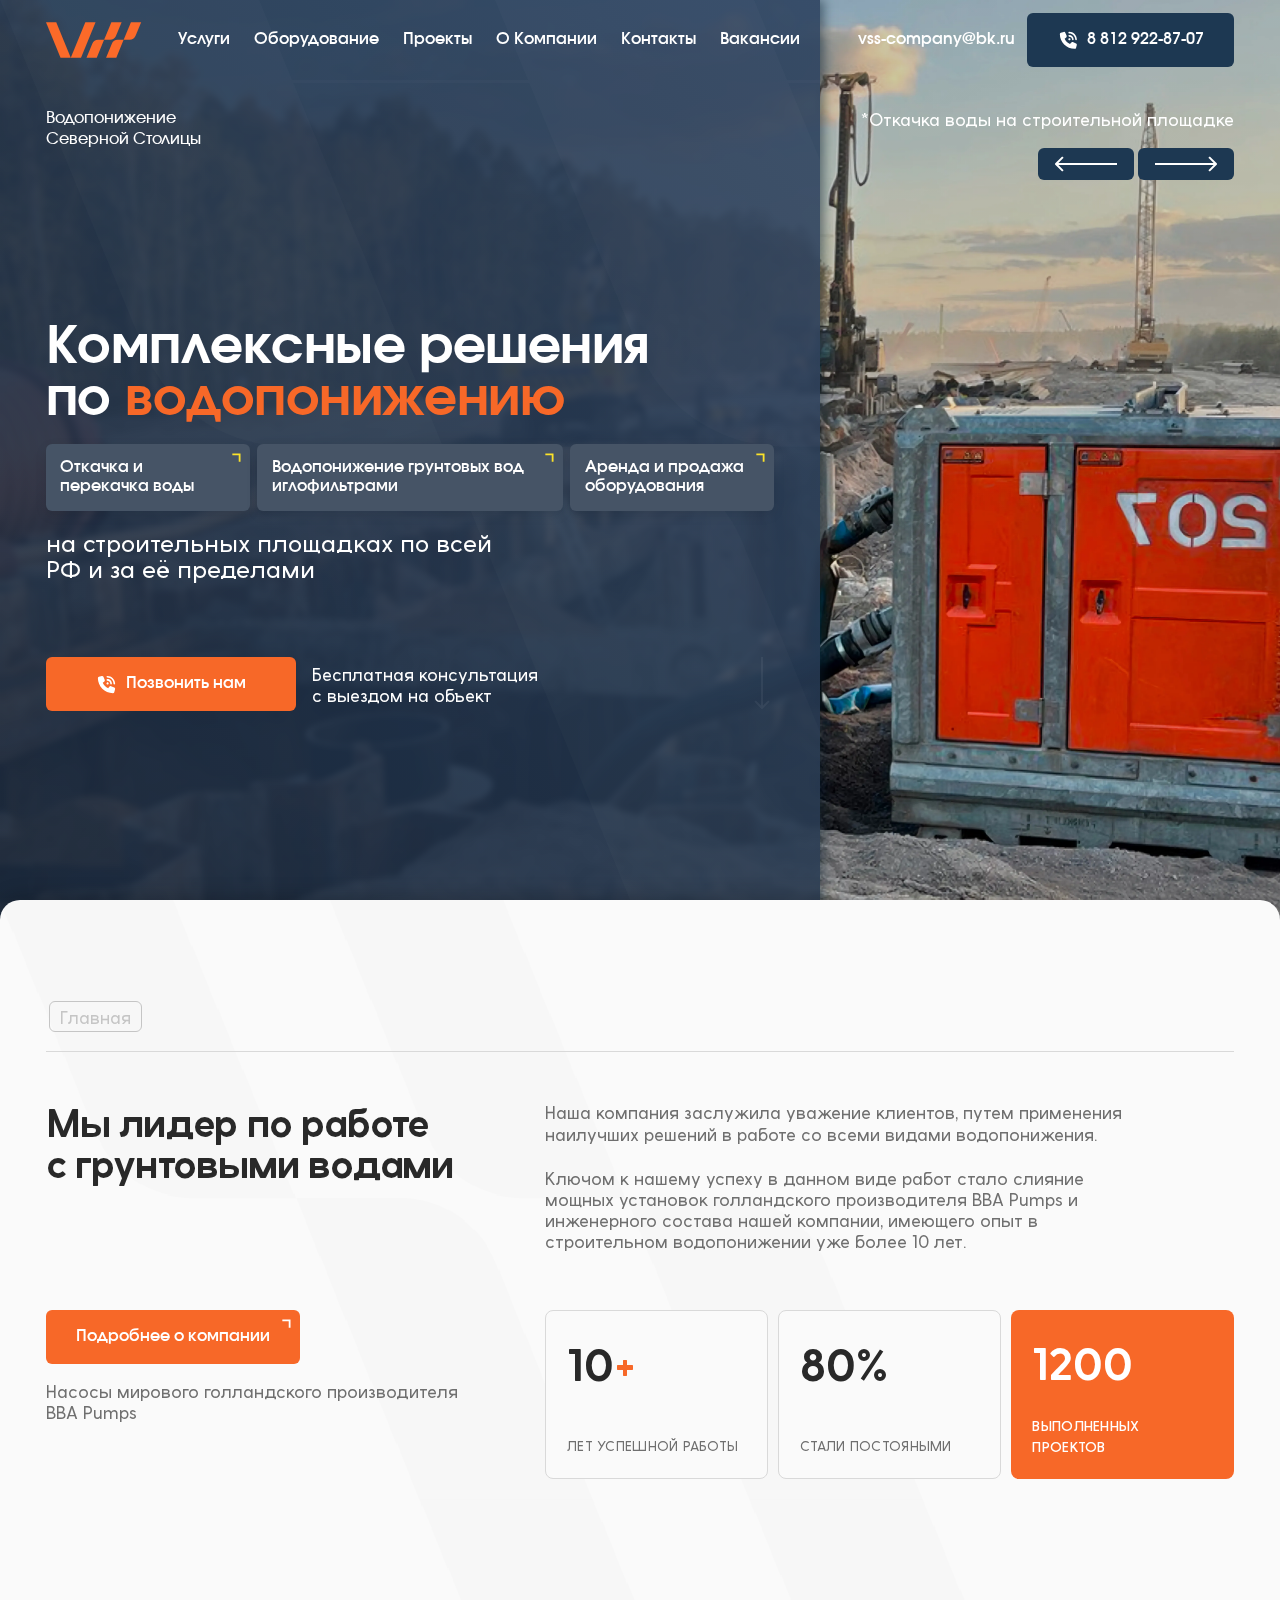
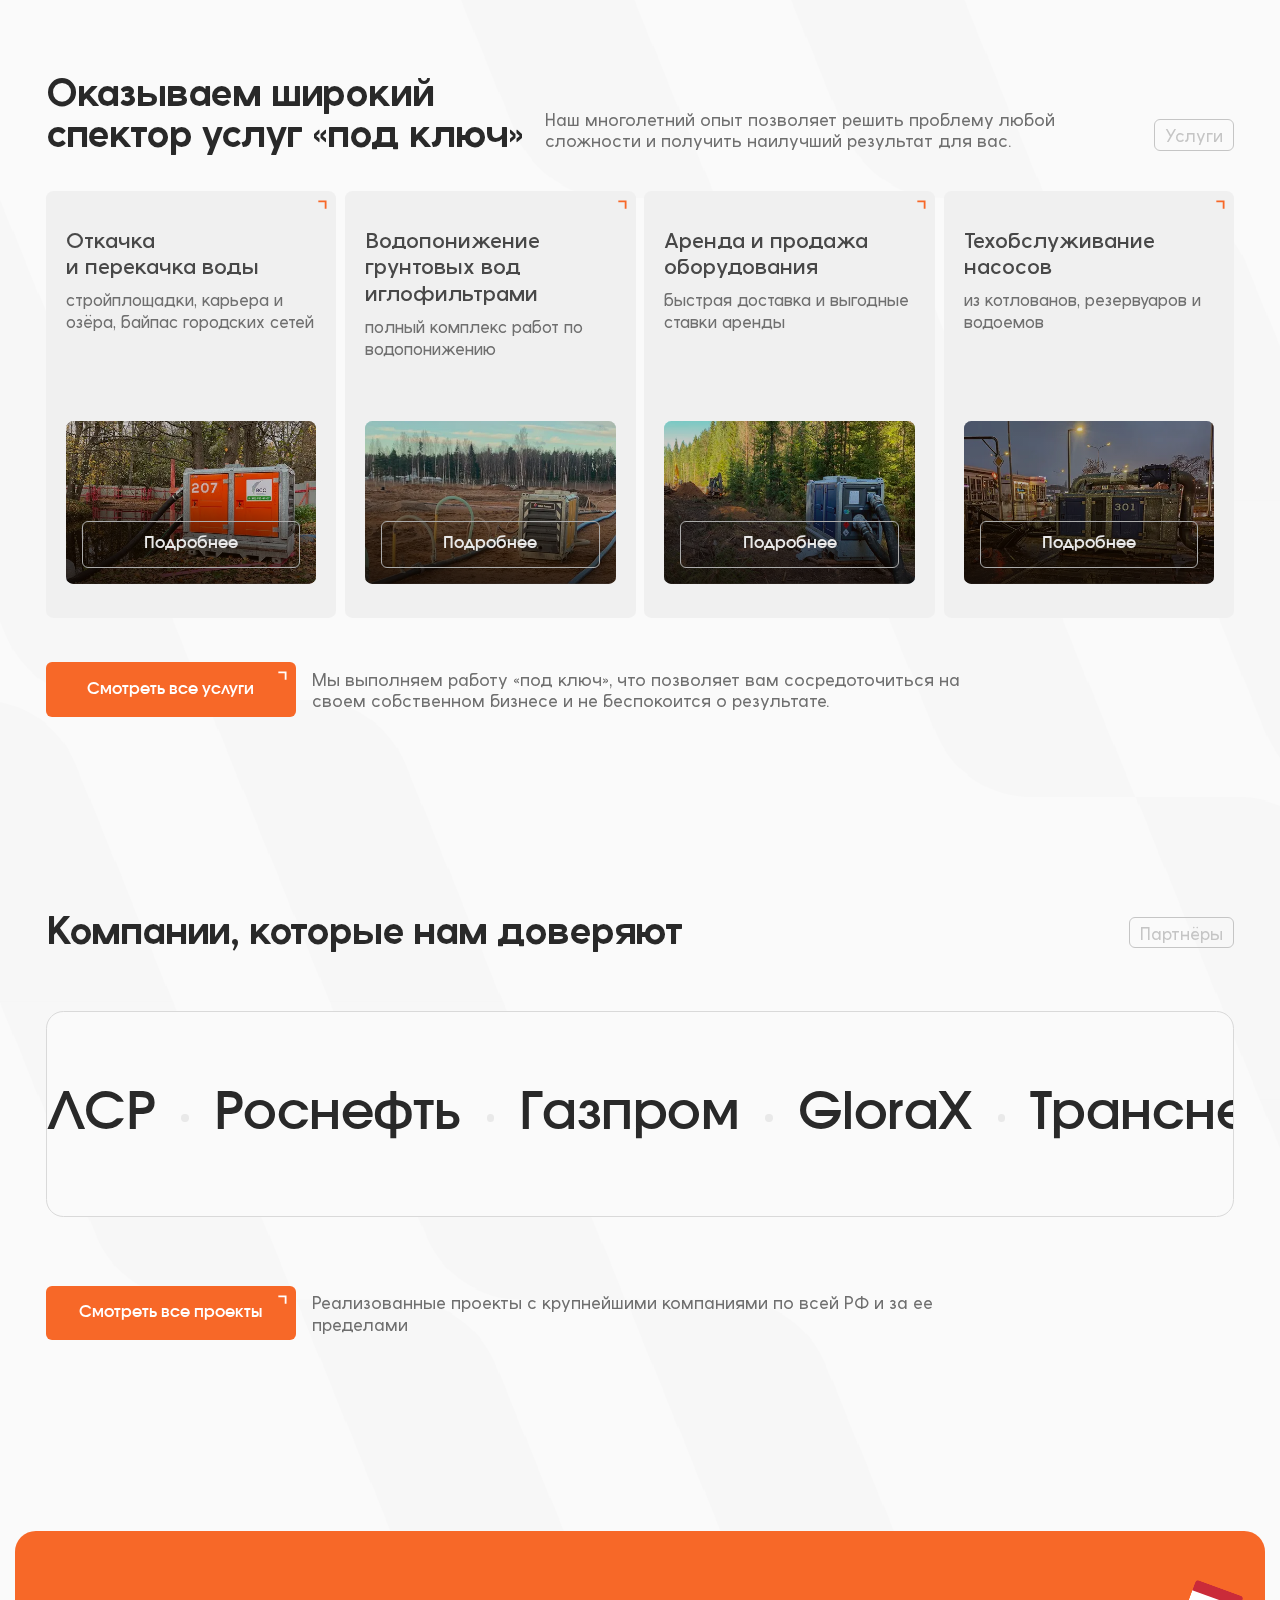
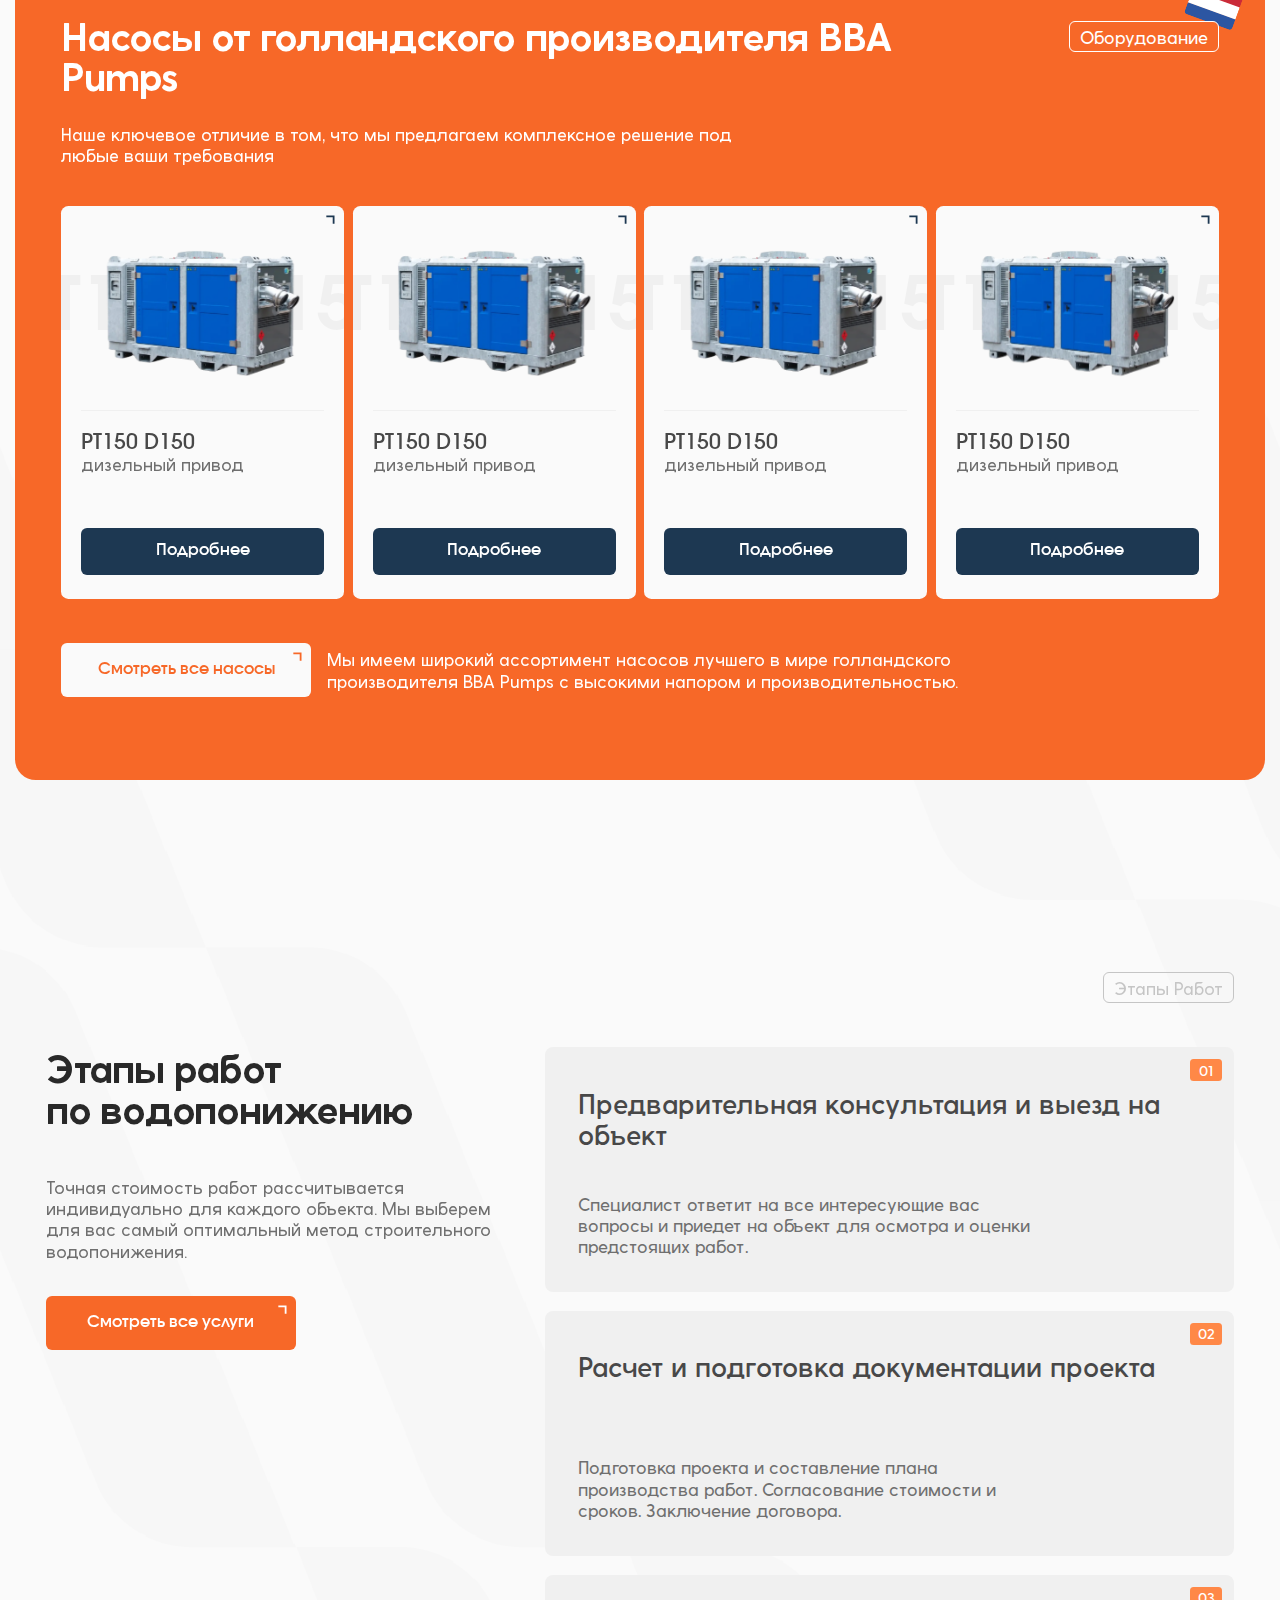
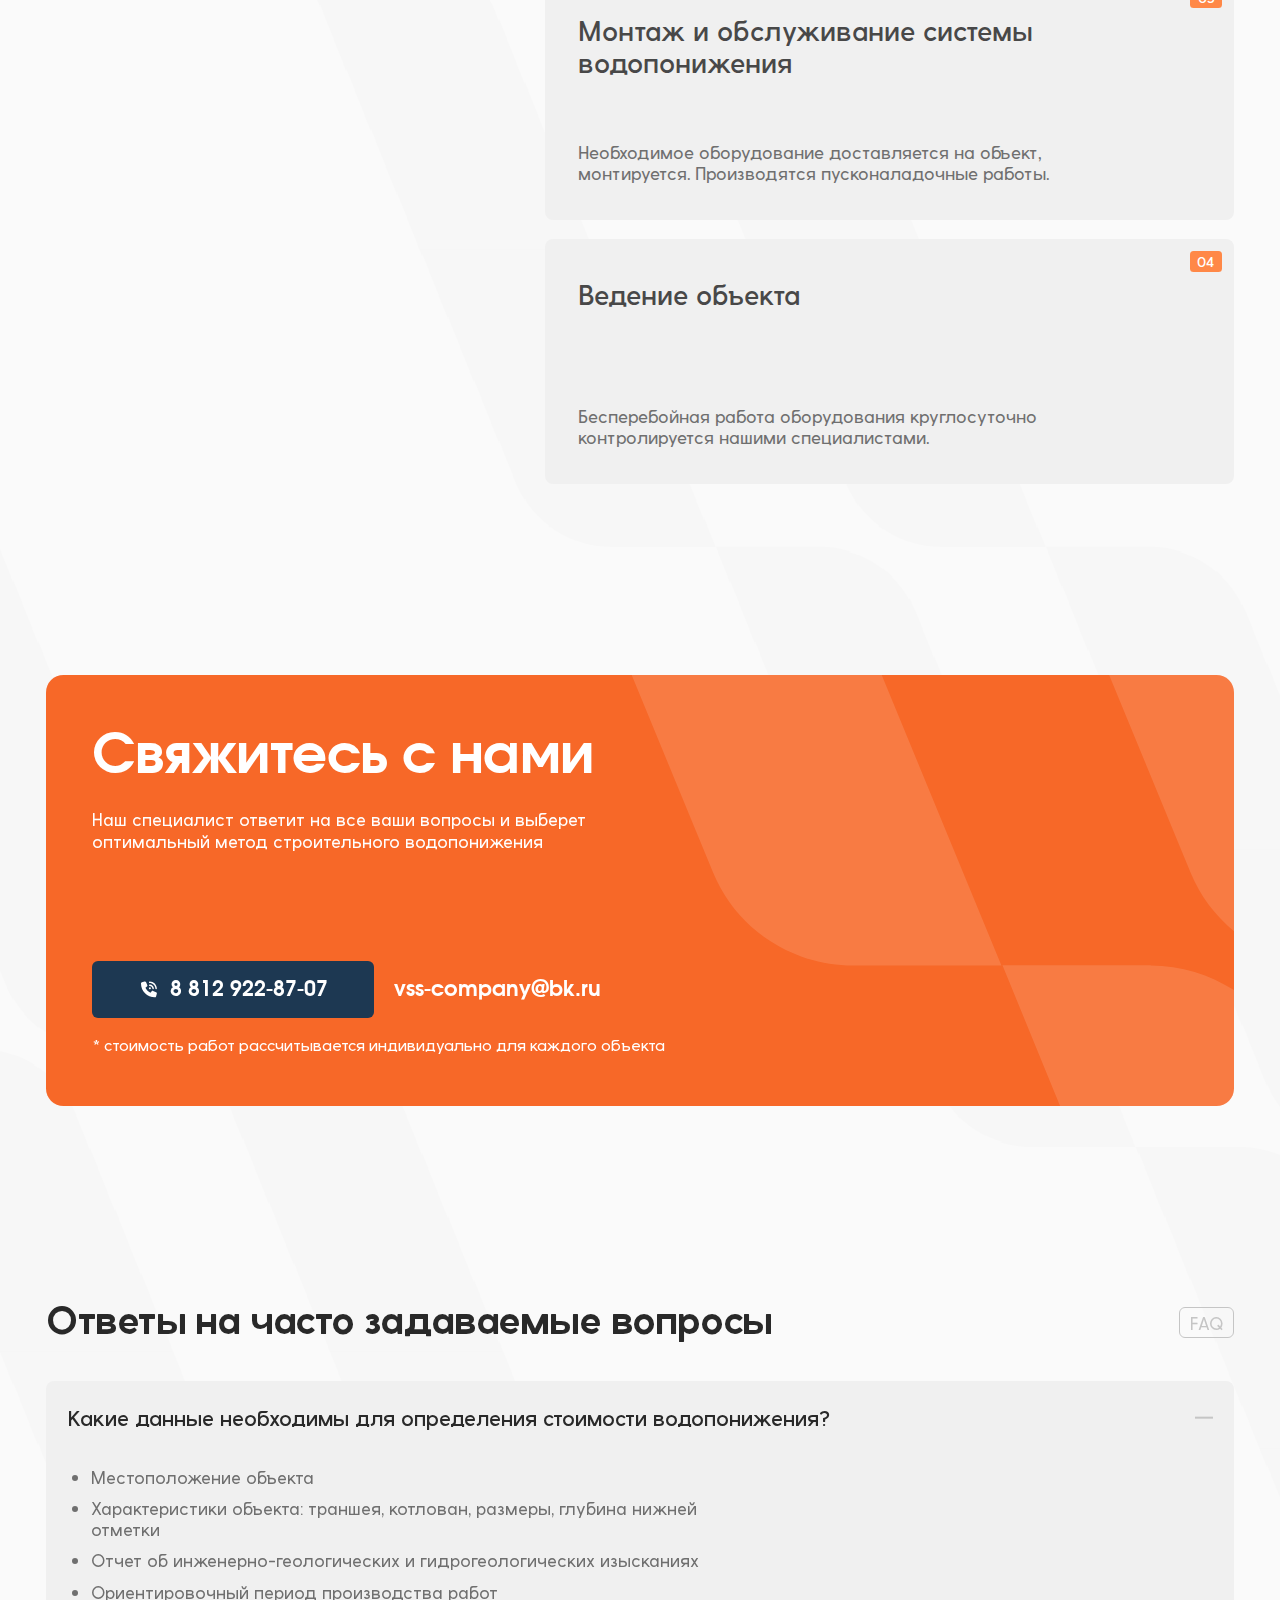
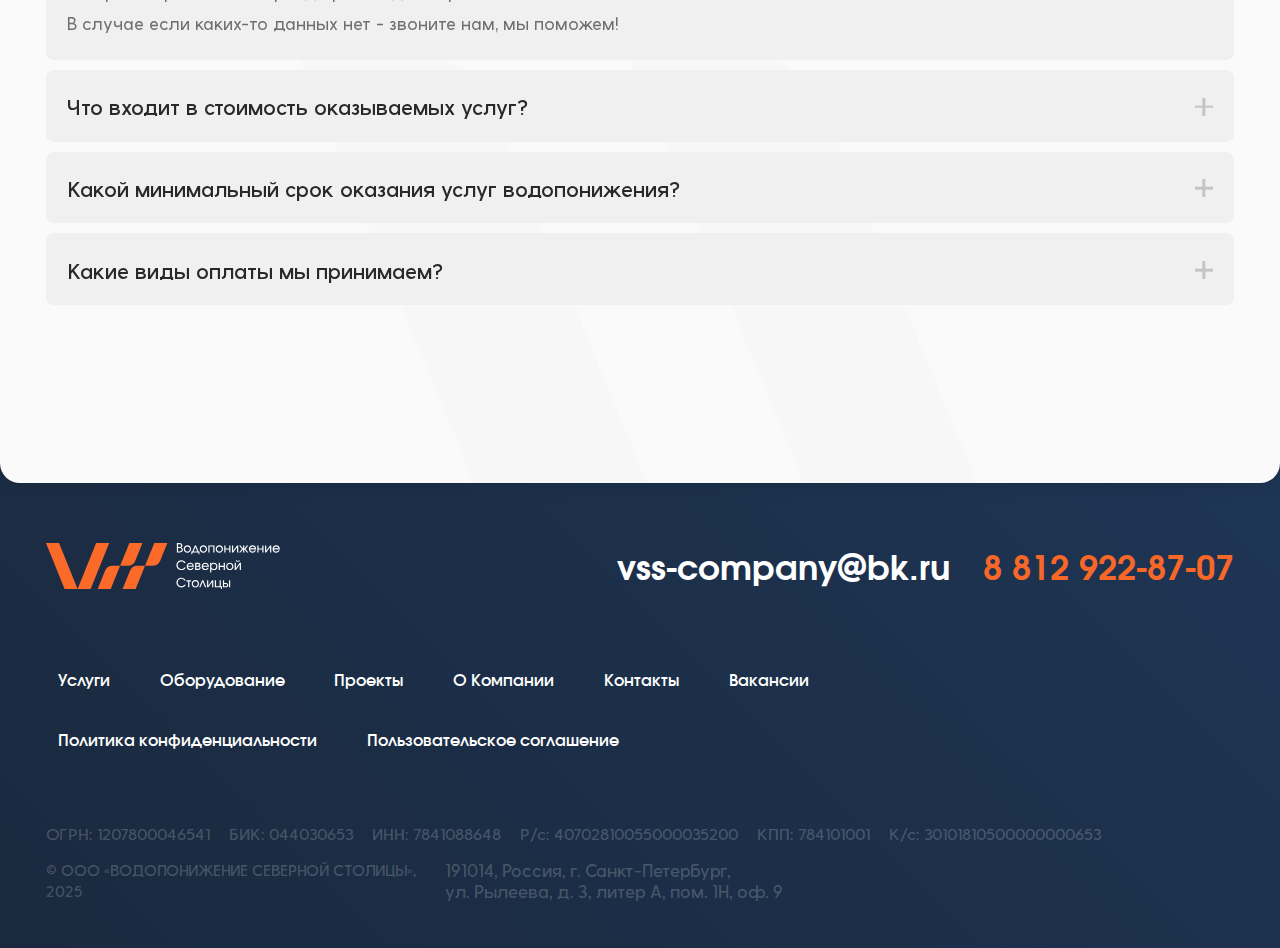
<file: index.html>
<!DOCTYPE html>
<html lang="ru">

<head>
	<title>ВСС | Водопонижение Северной Столицы</title>
	<meta charset="UTF-8">
	<meta name="format-detection" content="telephone=no">
	<link rel="stylesheet" href="css/style.min.css?_v=20250417194628">
	<meta name="robots" content="noindex, nofollow">
	<meta name="viewport" content="width=device-width, initial-scale=1.0">

	<!-- Preload Greycliff CF шрифты -->
	<link rel="preload" href="fonts/GreycliffCF-Bold.woff2" as="font" type="font/woff2" crossorigin>
	<link rel="preload" href="fonts/GreycliffCF-DemiBold.woff2" as="font" type="font/woff2" crossorigin>
	<link rel="preload" href="fonts/GreycliffCF-Medium.woff2" as="font" type="font/woff2" crossorigin>

	<!-- Preload Involve шрифты -->
	<link rel="preload" href="fonts/Involve-Bold.woff2" as="font" type="font/woff2" crossorigin>
	<link rel="preload" href="fonts/Involve-Medium.woff2" as="font" type="font/woff2" crossorigin>
	<link rel="preload" href="fonts/Involve-SemiBold.woff2" as="font" type="font/woff2" crossorigin>
</head>

<body>
	<div class="wrapper">
		<header class="header ">
			<div class="header__container">
				<div class="header__wrapper">

					<a href="index.html" class="header__logo-link">
						<div class="header__logo">
							<img src="img/vss-logo.svg" alt="Всс лого" width="75" height="28">
						</div>
					</a>

					<div class="header__menu menu">

						<div class="menu__body">

							<nav class="menu__nav">
								<ul class="menu__list">

									<li class="menu__item menu-item menu-item--header">
										<a href="services.html" class="menu-item__link link link-padding link-states">Услуги</a>
										<svg width="20" height="20" viewBox="0 0 20 20" fill="none" xmlns="http://www.w3.org/2000/svg" class="menu-item__arrow-link arrow-link">
											<path d="M4.69731 7.23338L11.7684 7.23338H12.7694L12.7738 8.23438V15.3054L12.7738 16.3064L11.7728 16.3064H10.7718V15.3054L10.7696 10.6496V9.23316H9.35758L4.69731 9.23537H3.69631V8.23438V7.23338L4.69731 7.23338Z" fill="white" />
										</svg>
									</li>

									<li class="menu__item menu-item menu-item--header">
										<a href="equipment.html" class="menu-item__link link link-padding link-states">Оборудование</a>
										<svg width="20" height="20" viewBox="0 0 20 20" fill="none" xmlns="http://www.w3.org/2000/svg" class="menu-item__arrow-link arrow-link">
											<path d="M4.69731 7.23338L11.7684 7.23338H12.7694L12.7738 8.23438V15.3054L12.7738 16.3064L11.7728 16.3064H10.7718V15.3054L10.7696 10.6496V9.23316H9.35758L4.69731 9.23537H3.69631V8.23438V7.23338L4.69731 7.23338Z" fill="white" />
										</svg>
									</li>

									<li class="menu__item menu-item menu-item--header">
										<a href="projects.html" class="menu-item__link link link-padding link-states">Проекты</a>
										<svg width="20" height="20" viewBox="0 0 20 20" fill="none" xmlns="http://www.w3.org/2000/svg" class="menu-item__arrow-link arrow-link">
											<path d="M4.69731 7.23338L11.7684 7.23338H12.7694L12.7738 8.23438V15.3054L12.7738 16.3064L11.7728 16.3064H10.7718V15.3054L10.7696 10.6496V9.23316H9.35758L4.69731 9.23537H3.69631V8.23438V7.23338L4.69731 7.23338Z" fill="white" />
										</svg>
									</li>

									<li class="menu__item menu-item menu-item--header">
										<a href="about-us.html" class="menu-item__link link link-padding link-states">О Компании</a>
										<svg width="20" height="20" viewBox="0 0 20 20" fill="none" xmlns="http://www.w3.org/2000/svg" class="menu-item__arrow-link arrow-link">
											<path d="M4.69731 7.23338L11.7684 7.23338H12.7694L12.7738 8.23438V15.3054L12.7738 16.3064L11.7728 16.3064H10.7718V15.3054L10.7696 10.6496V9.23316H9.35758L4.69731 9.23537H3.69631V8.23438V7.23338L4.69731 7.23338Z" fill="white" />
										</svg>
									</li>

									<li class="menu__item menu-item menu-item--header">
										<a href="contacts.html" class="menu-item__link link link-padding link-states">Контакты</a>
										<svg width="20" height="20" viewBox="0 0 20 20" fill="none" xmlns="http://www.w3.org/2000/svg" class="menu-item__arrow-link arrow-link">
											<path d="M4.69731 7.23338L11.7684 7.23338H12.7694L12.7738 8.23438V15.3054L12.7738 16.3064L11.7728 16.3064H10.7718V15.3054L10.7696 10.6496V9.23316H9.35758L4.69731 9.23537H3.69631V8.23438V7.23338L4.69731 7.23338Z" fill="white" />
										</svg>
									</li>

									<li class="menu__item menu-item menu-item--header">
										<a href="jobs.html" class="menu-item__link link link-padding link-states">Вакансии</a>
										<svg width="20" height="20" viewBox="0 0 20 20" fill="none" xmlns="http://www.w3.org/2000/svg" class="menu-item__arrow-link arrow-link">
											<path d="M4.69731 7.23338L11.7684 7.23338H12.7694L12.7738 8.23438V15.3054L12.7738 16.3064L11.7728 16.3064H10.7718V15.3054L10.7696 10.6496V9.23316H9.35758L4.69731 9.23537H3.69631V8.23438V7.23338L4.69731 7.23338Z" fill="white" />
										</svg>
									</li>

								</ul>
							</nav>

							<div class="menu__contacts">
								<div class="contact contact--header">

									<span class="contact__caption link inactive">Звоните</span>

									<a href="tel:+78129228707" class="contact__link contact__link--accent link-states">8 812
										922-87-07</a>

								</div>

								<div class="contact contact--header">

									<span class="contact__caption link inactive">Пишите</span>

									<a href="mailto:vss-company@bk.ru" class="contact__link link-states">vss-company@bk.ru</a>

								</div>
							</div>

						</div>

						<button type="button" aria-label="Открыть/Закрыть меню" class="menu__icon icon-menu"><span></span></button>

					</div>

					<address class="header__contacts">

						<a href="mailto:vss-company@bk.ru" class="header__contacts-link link link-states link-padding">vss-company@bk.ru</a>

						<a href="tel:+78129228707" class="header__contacts-btn btn btn--secondary-color">

							<div class="btn__icon">
								<svg width="24" height="24" viewBox="0 0 24 24" fill="none" xmlns="http://www.w3.org/2000/svg">
									<path d="M12.8438 3.00079C17.3473 3.00079 21 6.65337 21 11.1567C21 11.6242 20.6238 12.0004 20.1562 12.0004C19.6887 12.0004 19.3125 11.6242 19.3125 11.1567C19.3125 7.58497 16.4156 4.68822 12.8438 4.68822C12.3762 4.68822 12 4.31206 12 3.84451C12 3.37695 12.3762 3.00079 12.8438 3.00079ZM13.125 9.7505C13.4234 9.7505 13.7095 9.86902 13.9205 10.08C14.1315 10.291 14.25 10.5771 14.25 10.8754C14.25 11.1738 14.1315 11.4599 13.9205 11.6709C13.7095 11.8819 13.4234 12.0004 13.125 12.0004C12.8266 12.0004 12.5405 11.8819 12.3295 11.6709C12.1185 11.4599 12 11.1738 12 10.8754C12 10.5771 12.1185 10.291 12.3295 10.08C12.5405 9.86902 12.8266 9.7505 13.125 9.7505ZM12 7.21936C12 6.7518 12.3762 6.37564 12.8438 6.37564C15.484 6.37564 17.625 8.51657 17.625 11.1567C17.625 11.6242 17.2488 12.0004 16.7812 12.0004C16.3137 12.0004 15.9375 11.6242 15.9375 11.1567C15.9375 9.44817 14.5523 8.06307 12.8438 8.06307C12.3762 8.06307 12 7.68691 12 7.21936ZM7.13086 3.05001C7.81289 2.86369 8.52656 3.21172 8.79727 3.8656L10.2035 7.24045C10.4426 7.81347 10.2773 8.4779 9.7957 8.86811L8.0625 10.2884C9.2332 12.7633 11.2371 14.7671 13.7121 15.9377L15.1289 14.2046C15.5227 13.723 16.1836 13.5578 16.7566 13.7968L20.1316 15.203C20.7855 15.4737 21.1336 16.1873 20.9473 16.8693L20.1035 19.9629C19.9383 20.5746 19.3828 21 18.75 21C10.0523 21 3 13.948 3 5.25069C3 4.61791 3.42539 4.06246 4.03711 3.89372L7.13086 3.05001Z" fill="white" />
								</svg>
							</div>

							<span class="btn__text link">8 812 922-87-07</span>

						</a>

					</address>

				</div>
			</div>
		</header>
		<main class="page">

			<section class="hero">

				<div class="hero__body">

					<div class="hero__content-wrapper">

						<div class="hero__content-container">

							<span class="hero__company-name">
								Водопонижение<br> Северной Столицы
							</span>

							<h1 class="hero__title heading-01 heading-01--hero">
								Комплексные решения<br> по <span>водопонижению</span>
							</h1>

							<div class="hero__services">

								<a href="services.html#pumping" class="hero__service">

									<span class="hero__service-title link">Откачка и <br>перекачка воды</span>

									<svg width="20" height="20" viewBox="0 0 20 20" fill="none" xmlns="http://www.w3.org/2000/svg" class="arrow-link arrow-link--tertiary">
										<path d="M4.69731 7.23338L11.7684 7.23338H12.7694L12.7738 8.23438V15.3054L12.7738 16.3064L11.7728 16.3064H10.7718V15.3054L10.7696 10.6496V9.23316H9.35758L4.69731 9.23537H3.69631V8.23438V7.23338L4.69731 7.23338Z" fill="white" />
									</svg>

								</a>

								<a href="services.html#dewatering" class="hero__service">

									<span class="hero__service-title link">Водопонижение грунтовых вод
										иглофильтрами</span>

									<svg width="20" height="20" viewBox="0 0 20 20" fill="none" xmlns="http://www.w3.org/2000/svg" class="arrow-link arrow-link--tertiary">
										<path d="M4.69731 7.23338L11.7684 7.23338H12.7694L12.7738 8.23438V15.3054L12.7738 16.3064L11.7728 16.3064H10.7718V15.3054L10.7696 10.6496V9.23316H9.35758L4.69731 9.23537H3.69631V8.23438V7.23338L4.69731 7.23338Z" fill="white" />
									</svg>

								</a>

								<a href="services.html#rental" class="hero__service">

									<span class="hero__service-title link">Аренда и продажа оборудования</span>

									<svg width="20" height="20" viewBox="0 0 20 20" fill="none" xmlns="http://www.w3.org/2000/svg" class="arrow-link arrow-link--tertiary">
										<path d="M4.69731 7.23338L11.7684 7.23338H12.7694L12.7738 8.23438V15.3054L12.7738 16.3064L11.7728 16.3064H10.7718V15.3054L10.7696 10.6496V9.23316H9.35758L4.69731 9.23537H3.69631V8.23438V7.23338L4.69731 7.23338Z" fill="white" />
									</svg>

								</a>

							</div>

							<h2 class="hero__sub-title">на строительных площадках по всей РФ и за её пределами</h2>

							<div class="hero__footer">

								<div class="hero__btn-group btn-group btn-group--hero">

									<a href="tel:+78129228707" class="btn">

										<div class="btn__icon">
											<img src="img/icons/phone.svg" alt="Телефон" width="20" height="20">
										</div>

										<span class="btn__text link">Позвонить нам</span>

									</a>

									<p class="btn-group__text text-inverse">
										Бесплатная консультация
										<br>с выездом на объект
									</p>

								</div>

								<div class="hero__img-group">

									<div class="hero__img-group-img">
										<img src="img/water-pumps/PT150-fade.webp" alt="Насос PT150" width="192" height="124">
									</div>

									<div class="hero__img-group-ani">
										<div class="hero__img-group-circle" style="animation-delay: 0s"></div>
										<div class="hero__img-group-circle" style="animation-delay: -3s"></div>
										<div class="hero__img-group-circle" style="animation-delay: -6s"></div>

										<div class="hero__img-group-circle" style="animation-delay: -13s"></div>
										<div class="hero__img-group-circle" style="animation-delay: -16s"></div>
										<div class="hero__img-group-circle" style="animation-delay: -19s"></div>
									</div>

								</div>

							</div>

							<p class="hero__text hero__text--mobile text-inverse">
								<strong class="fw-600">Бесплатная консультация</strong> с выездом на объект
								по всей РФ и за её пределами
							</p>



						</div>

					</div>
				</div>

				<div style="position: absolute; top: 0; left: 0; width: 100%; height: 100%;" class="hero__slider swiper">

					<div class="hero__slider-wrapper swiper-wrapper">

						<div class="hero__slide swiper-slide">

							<div class="hero__slide-img">
								<img src="img/projects/01-fix.webp" alt="Выполненый проект" width="360" height="682">
							</div>

							<div class="hero__container">
								<div class="hero__slide-content-wrapper">

									<span class="hero__slide-title text-inverse"><span>*</span>Откачка воды на
										строительной
										площадке</span>

								</div>
							</div>
						</div>

						<div class="hero__slide swiper-slide">

							<div class="hero__slide-img">
								<img src="img/projects/01-fix.webp" alt="Выполненый проект" width="360" height="682">
							</div>

							<div class="hero__container">
								<div class="hero__slide-content-wrapper">

									<span class="hero__slide-title text-inverse"><span>*</span>Откачка воды на
										строительной
										площадке</span>

								</div>
							</div>
						</div>

						<div class="hero__slide swiper-slide">

							<div class="hero__slide-img">
								<img src="img/projects/01-fix.webp" alt="Выполненый проект" width="360" height="682">
							</div>

							<div class="hero__container">
								<div class="hero__slide-content-wrapper">

									<span class="hero__slide-title text-inverse"><span>*</span>Откачка воды на
										строительной
										площадке</span>

								</div>
							</div>
						</div>

					</div>

					<div class="hero__nav-btns-wrapper">

						<div class="hero__container">

							<div class="hero__nav-btns nav-btns">

								<button type="button" aria-label="Предыдущий слайд" class="nav-btns__nav-btn nav-btns__nav-btn--prev swiper-button-prev">

									<svg width="62" height="16" viewBox="0 0 62 16" fill="none" xmlns="http://www.w3.org/2000/svg" class="nav-btns__arrow">
										<path d="M61 7H62V9H61V7ZM0.292892 8.70711C-0.0976295 8.31658 -0.0976295 7.68342 0.292892 7.29289L6.65685 0.928932C7.04738 0.538408 7.68054 0.538408 8.07107 0.928932C8.46159 1.31946 8.46159 1.95262 8.07107 2.34315L2.41422 8L8.07107 13.6569C8.46159 14.0474 8.46159 14.6805 8.07107 15.0711C7.68054 15.4616 7.04738 15.4616 6.65685 15.0711L0.292892 8.70711ZM61 9H1V7H61V9Z" fill="white" />
									</svg>

								</button>

								<button type="button" aria-label="Cледующий слайд" class="nav-btns__nav-btn nav-btns__nav-btn--next swiper-button-next">

									<svg width="62" height="16" viewBox="0 0 62 16" fill="none" xmlns="http://www.w3.org/2000/svg" class="nav-btns__arrow">
										<path d="M61 7H62V9H61V7ZM0.292892 8.70711C-0.0976295 8.31658 -0.0976295 7.68342 0.292892 7.29289L6.65685 0.928932C7.04738 0.538408 7.68054 0.538408 8.07107 0.928932C8.46159 1.31946 8.46159 1.95262 8.07107 2.34315L2.41422 8L8.07107 13.6569C8.46159 14.0474 8.46159 14.6805 8.07107 15.0711C7.68054 15.4616 7.04738 15.4616 6.65685 15.0711L0.292892 8.70711ZM61 9H1V7H61V9Z" fill="white" />
									</svg>

								</button>
							</div>

						</div>

					</div>

				</div>

				<div style="position: absolute; top: 0; left: 0; width: 100%; height: 100%;" class="hero__img-mobile">
					<img src="img/projects/01.webp" alt="Проект" width="360" height="680">
				</div>

			</section>

			<div class="main-body">

				<section class="about section-mb">
					<div class="about__container">

						<div class="section-name section-name--line"><span class="section-name__text">Главная</span>
						</div>

						<div class="about__wrapper grid-cols-12">

							<h2 class="about__title heading-02 max-w-3xl">Мы лидер по работе<br> с грунтовыми водами
							</h2>

							<p class="about__text max-w-3xl">
								Наша компания заслужила уважение клиентов, путем применения наилучших решений в работе
								со
								всеми
								видами водопонижения.
							</p>

							<p class="about__text about__text--secondary max-w-3xl">
								Ключом к нашему успеху в данном виде работ стало слияние мощных установок голландского
								производителя BBA Pumps и инженерного состава нашей компании, имеющего опыт в
								строительном
								водопонижении уже более 10 лет.
							</p>

							<div class="about__btn-group btn-group">

								<a href="about-us.html" class="btn">

									<span class="btn__text link">Подробнее о компании</span>

									<svg width="20" height="20" viewBox="0 0 20 20" fill="none" xmlns="http://www.w3.org/2000/svg" class="btn__arrow-link arrow-link">
										<path d="M4.69731 7.23338L11.7684 7.23338H12.7694L12.7738 8.23438V15.3054L12.7738 16.3064L11.7728 16.3064H10.7718V15.3054L10.7696 10.6496V9.23316H9.35758L4.69731 9.23537H3.69631V8.23438V7.23338L4.69731 7.23338Z" fill="white" />
									</svg>

								</a>

								<p class="btn-group__text">
									Насосы мирового голландского производителя BBA Pumps
								</p>

							</div>

							<div class="about__advantages advantages">

								<div class="advantages__item">
									<h3 class="advantages__title">10<span class="accent">+</span></h3>
									<span class="advantages__text">лет успешной работы</span>
								</div>

								<div class="advantages__item">
									<h3 class="advantages__title">80%</h3>
									<span class="advantages__text">стали постояными</span>
								</div>

								<div class="advantages__item advantages__item--accent">
									<h3 class="advantages__title">1200</h3>
									<span class="advantages__text text-inverse fw-600">выполненных проектов</span>
								</div>

							</div>

						</div>
					</div>
				</section>

				<section class="services section-mb">
					<div class="services__container">

						<div class="services__title-group title-group title-group--text grid-cols-12">

							<h2 class="title-group__title heading-02 max-w-3xl">Оказываем широкий спектор услуг «под
								ключ»
							</h2>

							<p class="title-group__text">Наш многолетний опыт позволяет решить проблему любой
								сложности и
								получить наилучший результат для вас.</p>

							<div class="title-group__section-name section-name"><span class="section-name__text">Услуги</span></div>

						</div>

						<div class="services__wrapper grid-cols-12">

							<article class="services__item">
								<a href="services.html#pumping" class="services__item-wrapper">

									<div class="services__content-container">
										<h3 class="services__item-title">Откачка<br>
											и перекачка воды</h3>

										<p class="services__item-text">стройплощадки, карьера и озёра, байпас городских
											сетей
										</p>
									</div>

									<div class="services__item-img-wrapper">

										<div class="services__item-img">
											<img src="img/projects/services/service-01.webp" alt="Откачка
											и перекачка воды" width="138" height="100" loading="lazy">
										</div>

										<div class="services__btn btn btn--sm btn--transparent-gray-300">
											<span class="btn__text link">Подробнее</span>
										</div>

									</div>

									<svg width="20" height="20" viewBox="0 0 20 20" fill="none" xmlns="http://www.w3.org/2000/svg" class="arrow-link arrow-link--primary">
										<path d="M4.69731 7.23338L11.7684 7.23338H12.7694L12.7738 8.23438V15.3054L12.7738 16.3064L11.7728 16.3064H10.7718V15.3054L10.7696 10.6496V9.23316H9.35758L4.69731 9.23537H3.69631V8.23438V7.23338L4.69731 7.23338Z" fill="white" />
									</svg>

								</a>
							</article>

							<article class="services__item">
								<a href="services.html#dewatering" class="services__item-wrapper">

									<div class="services__content-container">
										<h3 class="services__item-title">Водопонижение грунтовых вод иглофильтрами</h3>

										<p class="services__item-text">полный комплекс работ по водопонижению</p>
									</div>

									<div class="services__item-img-wrapper">

										<div class="services__item-img">
											<img src="img/projects/services/service-02.webp" alt="Водопонижение грунтовых вод иглофильтрами" width="138" height="100" loading="lazy">
										</div>

										<div class="services__btn btn btn--sm btn--transparent-gray-300">
											<span class="btn__text link">Подробнее</span>
										</div>

									</div>

									<svg width="20" height="20" viewBox="0 0 20 20" fill="none" xmlns="http://www.w3.org/2000/svg" class="arrow-link arrow-link--primary">
										<path d="M4.69731 7.23338L11.7684 7.23338H12.7694L12.7738 8.23438V15.3054L12.7738 16.3064L11.7728 16.3064H10.7718V15.3054L10.7696 10.6496V9.23316H9.35758L4.69731 9.23537H3.69631V8.23438V7.23338L4.69731 7.23338Z" fill="white" />
									</svg>

								</a>
							</article>

							<article class="services__item">
								<a href="services.html#rental" class="services__item-wrapper">

									<div class="services__content-container">
										<h3 class="services__item-title">Аренда и продажа<br> оборудования</h3>

										<p class="services__item-text">быстрая доставка и выгодные ставки аренды</p>
									</div>

									<div class="services__item-img-wrapper">

										<div class="services__item-img">
											<img src="img/projects/services/service-03.webp" alt="Аренда и продажа оборудования" width="138" height="100" loading="lazy">
										</div>

										<div class="services__btn btn btn--sm btn--transparent-gray-300">
											<span class="btn__text link">Подробнее</span>
										</div>

									</div>


									<svg width="20" height="20" viewBox="0 0 20 20" fill="none" xmlns="http://www.w3.org/2000/svg" class="arrow-link arrow-link--primary">
										<path d="M4.69731 7.23338L11.7684 7.23338H12.7694L12.7738 8.23438V15.3054L12.7738 16.3064L11.7728 16.3064H10.7718V15.3054L10.7696 10.6496V9.23316H9.35758L4.69731 9.23537H3.69631V8.23438V7.23338L4.69731 7.23338Z" fill="white" />
									</svg>

								</a>
							</article>

							<article class="services__item">
								<a href="services.html#maintenance" class="services__item-wrapper">

									<div class="services__content-container">
										<h3 class="services__item-title">Техобслуживание<br>
											насосов</h3>

										<p class="services__item-text">из котлованов, резервуаров и водоемов</p>
									</div>

									<div class="services__item-img-wrapper">

										<div class="services__item-img">
											<img src="img/projects/services/service-04.webp" alt="Техобслуживание 
										насосов" width="138" height="100" loading="lazy">
										</div>

										<div class="services__btn btn btn--sm btn--transparent-gray-300">
											<span class="btn__text link">Подробнее</span>
										</div>

									</div>

									<svg width="20" height="20" viewBox="0 0 20 20" fill="none" xmlns="http://www.w3.org/2000/svg" class="arrow-link arrow-link--primary">
										<path d="M4.69731 7.23338L11.7684 7.23338H12.7694L12.7738 8.23438V15.3054L12.7738 16.3064L11.7728 16.3064H10.7718V15.3054L10.7696 10.6496V9.23316H9.35758L4.69731 9.23537H3.69631V8.23438V7.23338L4.69731 7.23338Z" fill="white" />
									</svg>

								</a>
							</article>

						</div>


						<div class="services__btn-group btn-group">

							<a href="services.html" class="btn">

								<span class="btn__text link">Смотреть все услуги</span>

								<svg width="20" height="20" viewBox="0 0 20 20" fill="none" xmlns="http://www.w3.org/2000/svg" class="btn__arrow-link arrow-link">
									<path d="M4.69731 7.23338L11.7684 7.23338H12.7694L12.7738 8.23438V15.3054L12.7738 16.3064L11.7728 16.3064H10.7718V15.3054L10.7696 10.6496V9.23316H9.35758L4.69731 9.23537H3.69631V8.23438V7.23338L4.69731 7.23338Z" fill="white" />
								</svg>

							</a>

							<p class="btn-group__text">
								Мы выполняем работу «под ключ», что позволяет вам сосредоточиться на своем
								собственном
								бизнесе и не беспокоится о результате.
							</p>

						</div>

					</div>
				</section>

				<section class="partners section-mb">
					<div class="partners__container">

						<div class="partners__title-group title-group grid-cols-12">

							<h2 class="title-group__title heading-02">Компании, которые нам доверяют</h2>

							<div class="title-group__section-name section-name"><span class="section-name__text">Партнёры</span></div>

						</div>

						<div class="partners__ticker">
							<div class="partners__ticker-wrapper">
								<span class="partners__ticker-item">ЛСР</span>
								<span class="partners__ticker-item">Роснефть</span>
								<span class="partners__ticker-item">Газпром</span>
								<span class="partners__ticker-item">GloraX</span>
								<span class="partners__ticker-item">Транснефть</span>
								<span class="partners__ticker-item">ПИК</span>
								<span class="partners__ticker-item">Самолет Групп</span>

								<span class="partners__ticker-item">ЛСР</span>
								<span class="partners__ticker-item">Роснефть</span>
								<span class="partners__ticker-item">Газпром</span>
								<span class="partners__ticker-item">GloraX</span>
								<span class="partners__ticker-item">Транснефть</span>
								<span class="partners__ticker-item">ПИК</span>
								<span class="partners__ticker-item">Самолет Групп</span>

							</div>
						</div>

						<div class="partners__btn-group btn-group">

							<a href="projects.html" class="btn">

								<span class="btn__text link">Смотреть все проекты</span>

								<svg width="20" height="20" viewBox="0 0 20 20" fill="none" xmlns="http://www.w3.org/2000/svg" class="btn__arrow-link arrow-link">
									<path d="M4.69731 7.23338L11.7684 7.23338H12.7694L12.7738 8.23438V15.3054L12.7738 16.3064L11.7728 16.3064H10.7718V15.3054L10.7696 10.6496V9.23316H9.35758L4.69731 9.23537H3.69631V8.23438V7.23338L4.69731 7.23338Z" fill="white" />
								</svg>

							</a>

							<p class="btn-group__text">
								Реализованные проекты с крупнейшими компаниями по всей РФ и за ее пределами
							</p>

						</div>

					</div>
				</section>

				<section class="equip section-mb">
					<div class="equip__container">

						<div class="equip__title-group title-group title-group--text title-group--text-lg grid-cols-12">

							<h2 class="title-group__title heading-02 max-w-3xl text-inverse">Насосы от голландского
								производителя
								BBA Pumps</h2>

							<p class="title-group__text text-inverse">Наше ключевое отличие в том, что мы предлагаем
								комплексное решение под любые ваши требования</p>

							<div class="title-group__section-name title-group__section-name section-name--equip"><span class="section-name__text">Оборудование</span></div>

						</div>

						<div class="equip__wrapper grid-cols-12">

							<article class="equip__pump pump">
								<a href="equip.html" class="pump__wrapper">

									<div class="pump__img-wrapper">

										<div class="pump__img">
											<img src="img/water-pumps/PT150.webp" alt="PT150" width="115" height="75" loading="lazy">
										</div>

										<span class="pump__bg-name">PT150 D150</span>

									</div>

									<div class="pump__content-wrapper">

										<div class="pump__content-container">
											<h3 class="pump__name">PT150 D150</h3>
											<span class="pump__text">дизельный привод</span>
										</div>

										<div class="pump__footer">

											<div class="pump__btn btn btn--sm btn--secondary-color">
												<span class="btn__text link">Подробнее</span>
											</div>

											<div class="pump__section-name section-name"><span class="section-name__text">90 м³/ч</span>
											</div>

										</div>

									</div>

									<svg width="20" height="20" viewBox="0 0 20 20" fill="none" xmlns="http://www.w3.org/2000/svg" class="arrow-link arrow-link--secondary">
										<path d="M4.69731 7.23338L11.7684 7.23338H12.7694L12.7738 8.23438V15.3054L12.7738 16.3064L11.7728 16.3064H10.7718V15.3054L10.7696 10.6496V9.23316H9.35758L4.69731 9.23537H3.69631V8.23438V7.23338L4.69731 7.23338Z" fill="white" />
									</svg>

								</a>
							</article>

							<article class="equip__pump pump">
								<a href="equip.html" class="pump__wrapper">

									<div class="pump__img-wrapper">

										<div class="pump__img">
											<img src="img/water-pumps/PT150.webp" alt="PT150" width="115" height="75" loading="lazy">
										</div>

										<span class="pump__bg-name">PT150 D150</span>

									</div>

									<div class="pump__content-wrapper">

										<div class="pump__content-container">
											<h3 class="pump__name">PT150 D150</h3>
											<span class="pump__text">дизельный привод</span>
										</div>

										<div class="pump__footer">

											<div class="pump__btn btn btn--sm btn--secondary-color">
												<span class="btn__text link">Подробнее</span>
											</div>

											<div class="pump__section-name section-name"><span class="section-name__text">90 м³/ч</span>
											</div>

										</div>

									</div>

									<svg width="20" height="20" viewBox="0 0 20 20" fill="none" xmlns="http://www.w3.org/2000/svg" class="arrow-link arrow-link--secondary">
										<path d="M4.69731 7.23338L11.7684 7.23338H12.7694L12.7738 8.23438V15.3054L12.7738 16.3064L11.7728 16.3064H10.7718V15.3054L10.7696 10.6496V9.23316H9.35758L4.69731 9.23537H3.69631V8.23438V7.23338L4.69731 7.23338Z" fill="white" />
									</svg>

								</a>
							</article>

							<article class="equip__pump pump">
								<a href="equip.html" class="pump__wrapper">

									<div class="pump__img-wrapper">

										<div class="pump__img">
											<img src="img/water-pumps/PT150.webp" alt="PT150" width="115" height="75" loading="lazy">
										</div>

										<span class="pump__bg-name">PT150 D150</span>

									</div>

									<div class="pump__content-wrapper">

										<div class="pump__content-container">
											<h3 class="pump__name">PT150 D150</h3>
											<span class="pump__text">дизельный привод</span>
										</div>

										<div class="pump__footer">

											<div class="pump__btn btn btn--sm btn--secondary-color">
												<span class="btn__text link">Подробнее</span>
											</div>

											<div class="pump__section-name section-name"><span class="section-name__text">90 м³/ч</span>
											</div>

										</div>

									</div>

									<svg width="20" height="20" viewBox="0 0 20 20" fill="none" xmlns="http://www.w3.org/2000/svg" class="arrow-link arrow-link--secondary">
										<path d="M4.69731 7.23338L11.7684 7.23338H12.7694L12.7738 8.23438V15.3054L12.7738 16.3064L11.7728 16.3064H10.7718V15.3054L10.7696 10.6496V9.23316H9.35758L4.69731 9.23537H3.69631V8.23438V7.23338L4.69731 7.23338Z" fill="white" />
									</svg>

								</a>
							</article>

							<article class="equip__pump pump">
								<a href="equip.html" class="pump__wrapper">

									<div class="pump__img-wrapper">

										<div class="pump__img">
											<img src="img/water-pumps/PT150.webp" alt="PT150" width="115" height="75" loading="lazy">
										</div>

										<span class="pump__bg-name">PT150 D150</span>

									</div>

									<div class="pump__content-wrapper">

										<div class="pump__content-container">
											<h3 class="pump__name">PT150 D150</h3>
											<span class="pump__text">дизельный привод</span>
										</div>

										<div class="pump__footer">

											<div class="pump__btn btn btn--sm btn--secondary-color">
												<span class="btn__text link">Подробнее</span>
											</div>

											<div class="pump__section-name section-name"><span class="section-name__text">90 м³/ч</span>
											</div>

										</div>

									</div>

									<svg width="20" height="20" viewBox="0 0 20 20" fill="none" xmlns="http://www.w3.org/2000/svg" class="arrow-link arrow-link--secondary">
										<path d="M4.69731 7.23338L11.7684 7.23338H12.7694L12.7738 8.23438V15.3054L12.7738 16.3064L11.7728 16.3064H10.7718V15.3054L10.7696 10.6496V9.23316H9.35758L4.69731 9.23537H3.69631V8.23438V7.23338L4.69731 7.23338Z" fill="white" />
									</svg>

								</a>
							</article>

						</div>

						<div class="equip__btn-group btn-group">

							<a href="equip.html" class="btn btn--white">

								<span class="btn__text link">Смотреть все насосы</span>

								<svg width="20" height="20" viewBox="0 0 20 20" fill="none" xmlns="http://www.w3.org/2000/svg" class="btn__arrow-link arrow-link arrow-link--primary">
									<path d="M4.69731 7.23338L11.7684 7.23338H12.7694L12.7738 8.23438V15.3054L12.7738 16.3064L11.7728 16.3064H10.7718V15.3054L10.7696 10.6496V9.23316H9.35758L4.69731 9.23537H3.69631V8.23438V7.23338L4.69731 7.23338Z" fill="white" />
								</svg>

							</a>

							<p class="btn-group__text text-inverse">
								Мы имеем широкий ассортимент насосов лучшего в мире голландского производителя BBA
								Pumps с высокими напором и производительностью.
							</p>

						</div>

					</div>
				</section>

				<section class="stages section-mb">
					<div class="stages__container">

						<div class="section-name section-name--right"><span class="section-name__text">Этапы
								Работ</span></div>

						<div class="stages__wrapper grid-cols-12">



							<div class="stages__content-container">

								<h2 class="stages__title stages__title heading-02 max-w-3xl">Этапы работ<br>
									по водопонижению</h2>

								<p class="stages__text stages__text--pc">Точная стоимость работ рассчитывается
									индивидуально для каждого
									объекта.
									Мы выберем для вас самый оптимальный метод строительного водопонижения.</p>

								<div class="stages__btn stages__btn--pc">
									<a href="services.html" class="btn">

										<span class="btn__text link">Смотреть все услуги</span>

										<svg width="20" height="20" viewBox="0 0 20 20" fill="none" xmlns="http://www.w3.org/2000/svg" class="btn__arrow-link arrow-link">
											<path d="M4.69731 7.23338L11.7684 7.23338H12.7694L12.7738 8.23438V15.3054L12.7738 16.3064L11.7728 16.3064H10.7718V15.3054L10.7696 10.6496V9.23316H9.35758L4.69731 9.23537H3.69631V8.23438V7.23338L4.69731 7.23338Z" fill="white" />
										</svg>

									</a>
								</div>

							</div>

							<div class="stages__steps-wrapper">

								<div class="stages__step">

									<div class="stages__step-content-wrapper">

										<h3 class="stages__step-title">Предварительная консультация
											и выезд на объект</h3>

										<p class="stages__step-text">Специалист ответит на все интересующие вас вопросы
											и приедет на объект для осмотра и оценки предстоящих работ.</p>

									</div>

									<div class="stages__step-img">
										<img src="img/icons/chat.svg" alt="Чат" width="280" height="280" loading="lazy">
									</div>

								</div>

								<div class="stages__step">

									<div class="stages__step-content-wrapper">

										<h3 class="stages__step-title">Расчет и подготовка
											документации проекта</h3>

										<p class="stages__step-text">Подготовка проекта и составление плана производства
											работ. Согласование стоимости и сроков. Заключение договора.</p>

									</div>

									<div class="stages__step-img">
										<img src="img/icons/doc.svg" alt="Документы" width="280" height="280" loading="lazy">
									</div>

								</div>

								<div class="stages__step">

									<div class="stages__step-content-wrapper">

										<h3 class="stages__step-title">Монтаж и обслуживание системы водопонижения</h3>

										<p class="stages__step-text">Необходимое оборудование доставляется на объект,
											монтируется. Производятся пусконаладочные работы.</p>

									</div>

									<div class="stages__step-img">
										<img src="img/icons/build.svg" alt="Работы" width="280" height="280" loading="lazy">
									</div>

								</div>

								<div class="stages__step">

									<div class="stages__step-content-wrapper">

										<h3 class="stages__step-title">Ведение
											объекта</h3>

										<p class="stages__step-text">Бесперебойная работа оборудования круглосуточно
											контролируется нашими специалистами.</p>

									</div>

									<div class="stages__step-img">
										<img src="img/icons/worker.svg" alt="Специалисты" width="280" height="280" loading="lazy">
									</div>

								</div>

							</div>

							<div class="stages__btn-group stages__btn-group--mobile btn-group">

								<a href="about-us.html" class="btn">

									<span class="btn__text link">Смотреть все услуги</span>

									<svg width="20" height="20" viewBox="0 0 20 20" fill="none" xmlns="http://www.w3.org/2000/svg" class="btn__arrow-link arrow-link">
										<path d="M4.69731 7.23338L11.7684 7.23338H12.7694L12.7738 8.23438V15.3054L12.7738 16.3064L11.7728 16.3064H10.7718V15.3054L10.7696 10.6496V9.23316H9.35758L4.69731 9.23537H3.69631V8.23438V7.23338L4.69731 7.23338Z" fill="white" />
									</svg>

								</a>

								<p class="btn-group__text">
									Точная стоимость работ рассчитывается индивидуально для каждого объекта. Мы выберем
									для вас самый оптимальный метод строительного водопонижения.
								</p>

							</div>

						</div>

					</div>
				</section>

				<section class="contact-us section-mb">
					<div class="contact-us__container">
						<div class="contact-us__body">

							<div class="contact-us__content-wrapper">

								<h2 class="contact-us__title text-inverse">Свяжитесь с нами</h2>

								<p class="contact-us__text text-inverse">Наш специалист ответит на все ваши вопросы и
									выберет
									оптимальный метод строительного водопонижения</p>

								<div class="contact-us__contacts-group">

									<div class="contact-us__links">
										<a href="tel:+78129228707" class="contact-us__btn contact-us__btn--main btn btn--lg btn--secondary-color">

											<div class="btn__icon">
												<svg width="20" height="20" viewBox="0 0 20 20" fill="none" xmlns="http://www.w3.org/2000/svg">
													<path d="M11.1562 3.00062C14.659 3.00062 17.5 5.84151 17.5 9.34409C17.5 9.70774 17.2074 10.0003 16.8438 10.0003C16.4801 10.0003 16.1875 9.70774 16.1875 9.34409C16.1875 6.56608 13.9344 4.31306 11.1562 4.31306C10.7926 4.31306 10.5 4.02049 10.5 3.65684C10.5 3.29318 10.7926 3.00062 11.1562 3.00062ZM11.375 8.25039C11.6071 8.25039 11.8296 8.34257 11.9937 8.50666C12.1578 8.67074 12.25 8.89329 12.25 9.12535C12.25 9.3574 12.1578 9.57995 11.9937 9.74404C11.8296 9.90813 11.6071 10.0003 11.375 10.0003C11.1429 10.0003 10.9204 9.90813 10.7563 9.74404C10.5922 9.57995 10.5 9.3574 10.5 9.12535C10.5 8.89329 10.5922 8.67074 10.7563 8.50666C10.9204 8.34257 11.1429 8.25039 11.375 8.25039ZM10.5 6.28172C10.5 5.91807 10.7926 5.6255 11.1562 5.6255C13.2098 5.6255 14.875 7.29066 14.875 9.34409C14.875 9.70774 14.5824 10.0003 14.2188 10.0003C13.8551 10.0003 13.5625 9.70774 13.5625 9.34409C13.5625 8.01524 12.4852 6.93794 11.1562 6.93794C10.7926 6.93794 10.5 6.64538 10.5 6.28172ZM6.71289 3.0389C7.24336 2.89398 7.79844 3.16467 8.00898 3.67324L9.10273 6.29813C9.28867 6.74381 9.16016 7.26059 8.78555 7.56409L7.4375 8.66873C8.34805 10.5936 9.90664 12.1522 11.8316 13.0627L12.9336 11.7147C13.2398 11.3401 13.7539 11.2116 14.1996 11.3975L16.8246 12.4912C17.3332 12.7018 17.6039 13.2568 17.459 13.7873L16.8027 16.1934C16.6742 16.6692 16.2422 17 15.75 17C8.98516 17 3.5 11.5151 3.5 4.75054C3.5 4.25837 3.83086 3.82636 4.30664 3.69512L6.71289 3.0389Z" fill="#fff" />
												</svg>
											</div>

											<span class="btn__text link link--lg">8 812 922-87-07</span>

										</a>

										<a href="mailto:vss-company@bk.ru" class="contact-us__btn contact-us__btn--side btn btn--lg btn--transparent-white">

											<span class="btn__text link link--lg text-inverse">vss-company@bk.ru</span>

										</a>
									</div>

									<div class="contact-us__img">
										<img src="img/staff/manager.webp" alt="Менеджер" width="224" height="224" loading="lazy">
									</div>

								</div>

								<span class="contact-us__caption text-inverse">* стоимость работ рассчитывается
									индивидуально для каждого объекта</span>

							</div>

						</div>
					</div>
				</section>

				<section class="faq">
					<div class="faq__container">

						<div class="faq__title-group title-group grid-cols-12">

							<h2 class="title-group__title heading-02">Ответы на часто задаваемые вопросы</h2>

							<div class="title-group__section-name section-name"><span class="section-name__text">FAQ</span></div>

						</div>

						<div data-spollers data-one-spoller class="faq__spollers">

							<details data-open class="faq__item">

								<summary class="faq__title">Какие данные необходимы для определения стоимости
									водопонижения?
									<span class="faq__marker marker"></span>
								</summary>

								<div class="faq__body">
									<div class="faq__content-container max-w-3xl">

										<ul class="faq__list">
											<li class="faq__list-item">Местоположение объекта</li>
											<li class="faq__list-item">Характеристики объекта: траншея, котлован,
												размеры,
												глубина нижней отметки</li>
											<li class="faq__list-item">Отчет об инженерно-геологических и
												гидрогеологических
												изысканиях</li>
											<li class="faq__list-item">Ориентировочный период производства работ</li>
										</ul>

										<p class="faq__text">В случае если каких-то данных нет - звоните нам, мы
											поможем!
										</p>

									</div>
								</div>

							</details>

							<details class="faq__item">

								<summary class="faq__title">Что входит в стоимость оказываемых услуг?
									<span class="faq__marker marker"></span>
								</summary>

								<div class="faq__body">

									<ul class="faq__list max-w-3xl">
										<li class="faq__list-item">Заправке насосов топливом</li>
										<li class="faq__list-item">Мобилизации оборудования до объекта и обратно</li>
										<li class="faq__list-item">Работы по монтажу и демонтажу сборного коллектора
										</li>
										<li class="faq__list-item">Услуги по гидравлической замывке иглофильтров и их
											извлечению</li>
										<li class="faq__list-item">Монтаж и демонтаж насосных агрегатов</li>
										<li class="faq__list-item">Монтаж и демонтаж системы всасывающих и напорных
											рукавов</li>
										<li class="faq__list-item">Водоотведение до границы участка</li>
									</ul>

									<p class="faq__text"></p>

								</div>

							</details>

							<details class="faq__item">

								<summary class="faq__title">Какой минимальный срок оказания услуг водопонижения?
									<span class="faq__marker marker"></span>
								</summary>

								<div class="faq__body">

									<p class="faq__text max-w-3xl">Наша компания оказывает услугу на любой срок.</p>

								</div>

							</details>

							<details class="faq__item">

								<summary class="faq__title">Какие виды оплаты мы принимаем?
									<span class="faq__marker marker"></span>
								</summary>

								<div class="faq__body">

									<p class="faq__text max-w-3xl">Мы работаем официально, поэтому безналичная оплата на
										расчетный
										счет нашей компании является приоритетной.<br><br>Тем не менее, мы также
										работаем и за наличный расчет.</p>

								</div>

							</details>

						</div>

					</div>
				</section>

			</div>

		</main>
		<footer class="footer">
			<div class="footer__container">
				<div class="footer__wrapper grid-cols-12">

					<a href="index.html" class="footer__logo-link">
						<div class="footer__logo">
							<img src="img/vss-logo-name.svg" alt="Всс лого - Водопонижение Северной Столицы" width="186" height="36">
						</div>
					</a>

					<div class="footer__contacts">

						<div class="contact contact--footer">

							<span class="contact__caption link inactive">Пишите</span>

							<a href="mailto:vss-company@bk.ru" class="contact__link link-states">vss-company@bk.ru</a>

						</div>

						<div class="contact contact--footer">

							<span class="contact__caption link inactive">Звоните</span>

							<a href="tel:+78129228707" class="contact__link contact__link--accent link-states">8 812
								922-87-07</a>

						</div>

					</div>

					<div class="footer__nav">

						<ul class="footer__menu-list">

							<li class="footer__menu-item menu-item menu-item--footer">
								<a href="services.html" class="menu-item__link link link-states link-padding">Услуги</a>
								<svg width="20" height="20" viewBox="0 0 20 20" fill="none" xmlns="http://www.w3.org/2000/svg" class="menu-item__arrow-link arrow-link">
									<path d="M4.69731 7.23338L11.7684 7.23338H12.7694L12.7738 8.23438V15.3054L12.7738 16.3064L11.7728 16.3064H10.7718V15.3054L10.7696 10.6496V9.23316H9.35758L4.69731 9.23537H3.69631V8.23438V7.23338L4.69731 7.23338Z" fill="white" />
								</svg>
							</li>

							<li class="footer__menu-item menu-item menu-item--footer">
								<a href="equipment.html" class="menu-item__link link link-states link-padding">Оборудование</a>
								<svg width="20" height="20" viewBox="0 0 20 20" fill="none" xmlns="http://www.w3.org/2000/svg" class="menu-item__arrow-link arrow-link">
									<path d="M4.69731 7.23338L11.7684 7.23338H12.7694L12.7738 8.23438V15.3054L12.7738 16.3064L11.7728 16.3064H10.7718V15.3054L10.7696 10.6496V9.23316H9.35758L4.69731 9.23537H3.69631V8.23438V7.23338L4.69731 7.23338Z" fill="white" />
								</svg>
							</li>

							<li class="footer__menu-item menu-item menu-item--footer">
								<a href="projects.html" class="menu-item__link link link-states link-padding">Проекты</a>
								<svg width="20" height="20" viewBox="0 0 20 20" fill="none" xmlns="http://www.w3.org/2000/svg" class="menu-item__arrow-link arrow-link">
									<path d="M4.69731 7.23338L11.7684 7.23338H12.7694L12.7738 8.23438V15.3054L12.7738 16.3064L11.7728 16.3064H10.7718V15.3054L10.7696 10.6496V9.23316H9.35758L4.69731 9.23537H3.69631V8.23438V7.23338L4.69731 7.23338Z" fill="white" />
								</svg>
							</li>

							<li class="footer__menu-item menu-item menu-item--footer">
								<a href="about-us.html" class="menu-item__link link link-states link-padding">О Компании</a>
								<svg width="20" height="20" viewBox="0 0 20 20" fill="none" xmlns="http://www.w3.org/2000/svg" class="menu-item__arrow-link arrow-link">
									<path d="M4.69731 7.23338L11.7684 7.23338H12.7694L12.7738 8.23438V15.3054L12.7738 16.3064L11.7728 16.3064H10.7718V15.3054L10.7696 10.6496V9.23316H9.35758L4.69731 9.23537H3.69631V8.23438V7.23338L4.69731 7.23338Z" fill="white" />
								</svg>
							</li>

							<li class="footer__menu-item menu-item menu-item--footer">
								<a href="contacts.html" class="menu-item__link link link-states link-padding">Контакты</a>
								<svg width="20" height="20" viewBox="0 0 20 20" fill="none" xmlns="http://www.w3.org/2000/svg" class="menu-item__arrow-link arrow-link">
									<path d="M4.69731 7.23338L11.7684 7.23338H12.7694L12.7738 8.23438V15.3054L12.7738 16.3064L11.7728 16.3064H10.7718V15.3054L10.7696 10.6496V9.23316H9.35758L4.69731 9.23537H3.69631V8.23438V7.23338L4.69731 7.23338Z" fill="white" />
								</svg>
							</li>

							<li class="footer__menu-item menu-item menu-item--footer">
								<a href="jobs.html" class="menu-item__link link link-states link-padding">Вакансии</a>
								<svg width="20" height="20" viewBox="0 0 20 20" fill="none" xmlns="http://www.w3.org/2000/svg" class="menu-item__arrow-link arrow-link">
									<path d="M4.69731 7.23338L11.7684 7.23338H12.7694L12.7738 8.23438V15.3054L12.7738 16.3064L11.7728 16.3064H10.7718V15.3054L10.7696 10.6496V9.23316H9.35758L4.69731 9.23537H3.69631V8.23438V7.23338L4.69731 7.23338Z" fill="white" />
								</svg>
							</li>

						</ul>

						<ul class="footer__menu-list footer__menu-list--legal">

							<li class="footer__menu-item menu-item menu-item--footer menu-item--footer-no-bt">
								<a href="privacy.html" class="menu-item__link link link-states link-padding">Политика конфиденциальности</a>
								<svg width="20" height="20" viewBox="0 0 20 20" fill="none" xmlns="http://www.w3.org/2000/svg" class="menu-item__arrow-link arrow-link">
									<path d="M4.69731 7.23338L11.7684 7.23338H12.7694L12.7738 8.23438V15.3054L12.7738 16.3064L11.7728 16.3064H10.7718V15.3054L10.7696 10.6496V9.23316H9.35758L4.69731 9.23537H3.69631V8.23438V7.23338L4.69731 7.23338Z" fill="white" />
								</svg>
							</li>

							<li class="footer__menu-item menu-item menu-item--footer">
								<a href="agreement.html" class="menu-item__link link link-states link-padding">Пользовательское соглашение</a>
								<svg width="20" height="20" viewBox="0 0 20 20" fill="none" xmlns="http://www.w3.org/2000/svg" class="menu-item__arrow-link arrow-link">
									<path d="M4.69731 7.23338L11.7684 7.23338H12.7694L12.7738 8.23438V15.3054L12.7738 16.3064L11.7728 16.3064H10.7718V15.3054L10.7696 10.6496V9.23316H9.35758L4.69731 9.23537H3.69631V8.23438V7.23338L4.69731 7.23338Z" fill="white" />
								</svg>
							</li>

						</ul>

					</div>

					<div class="footer__copyright inactive">© ООО «ВОДОПОНИЖЕНИЕ СЕВЕРНОЙ СТОЛИЦЫ», 2025</div>

					<address class="footer__address inactive">191014, Россия, г. Санкт-Петербург,<br> ул. Рылеева, д. 3,
						литер А, пом. 1Н, оф. 9</address>

					<div class="footer__legal">
						<span class="footer__legal-text inactive">ОГРН: 1207800046541</span>
						<span class="footer__legal-text inactive">БИК: 044030653</span>
						<span class="footer__legal-text inactive">ИНН: 7841088648</span>
						<span class="footer__legal-text inactive">Р/с: 40702810055000035200</span>
						<span class="footer__legal-text inactive">КПП: 784101001</span>
						<span class="footer__legal-text inactive">К/с: 30101810500000000653</span>
					</div>


				</div>
			</div>
		</footer>
	</div>
	<script src="js/app.min.js?_v=20250417194628"></script>
</body>

</html>
</file>
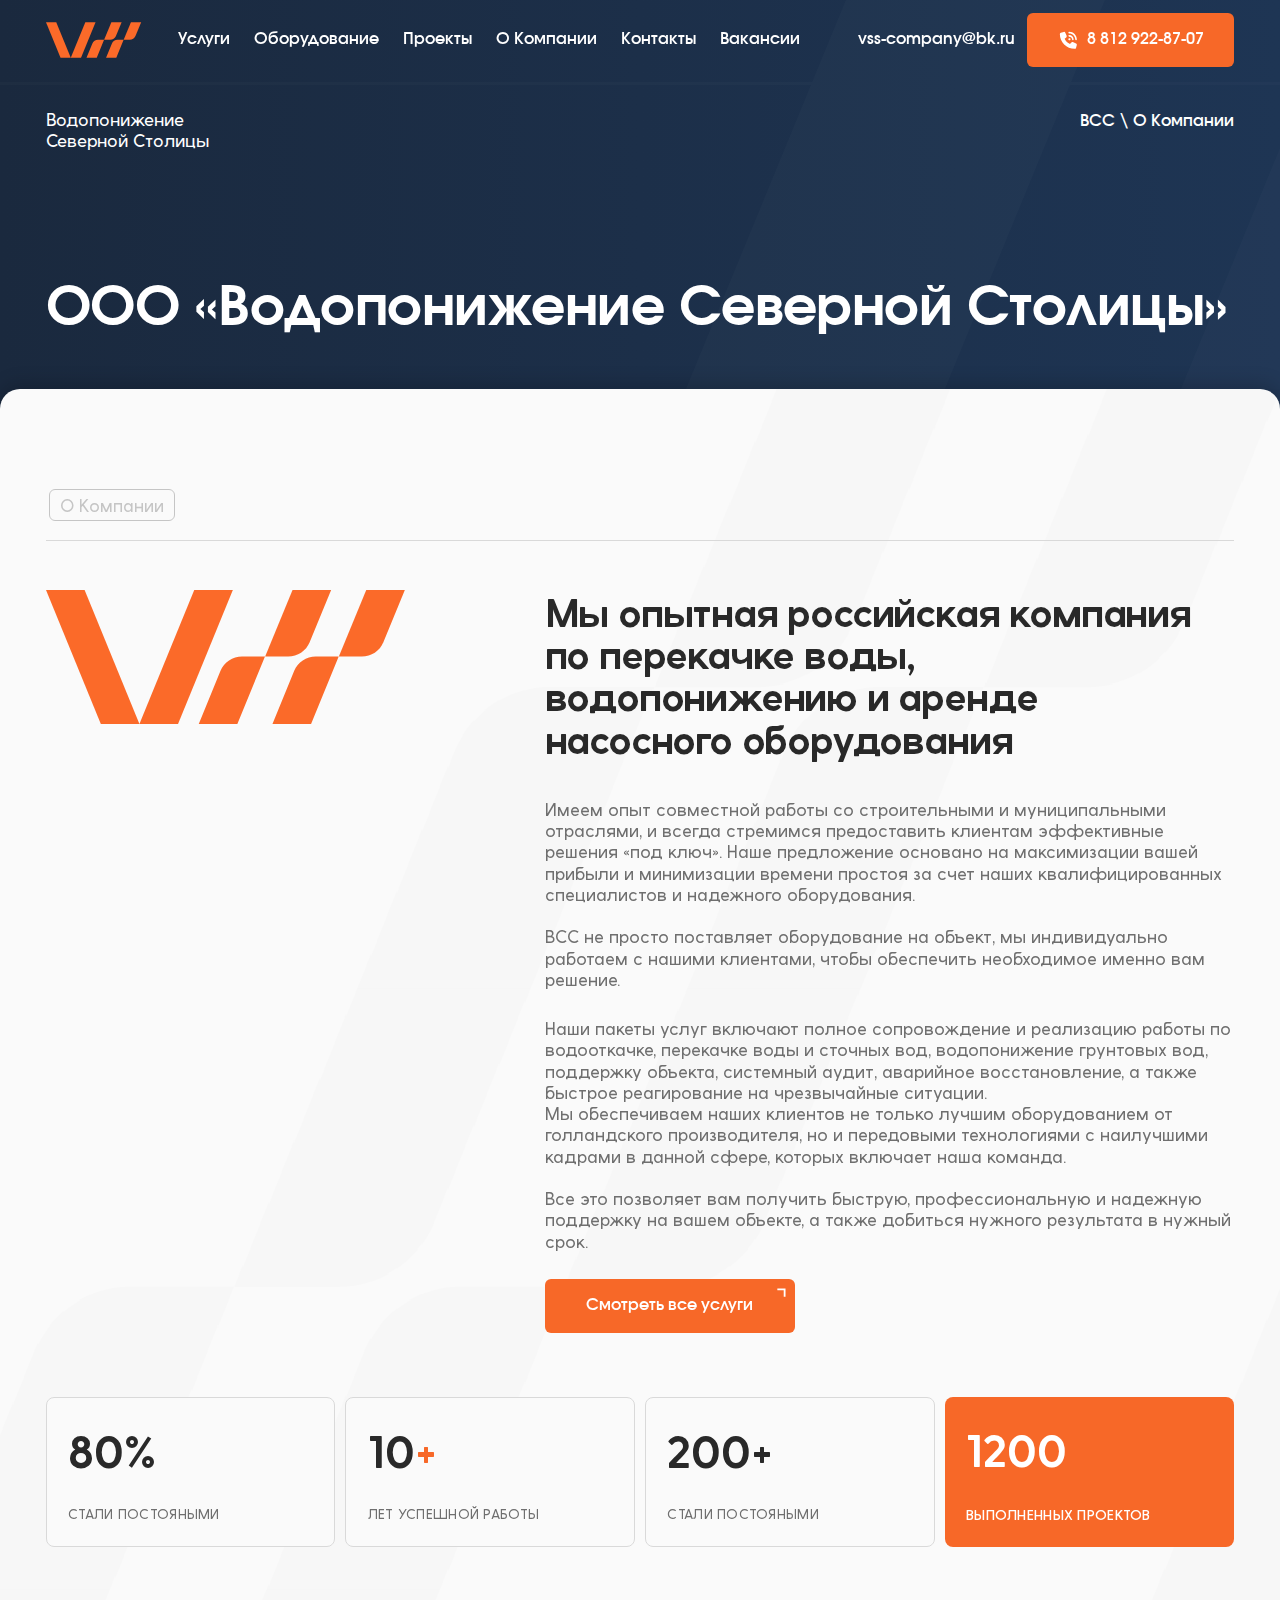
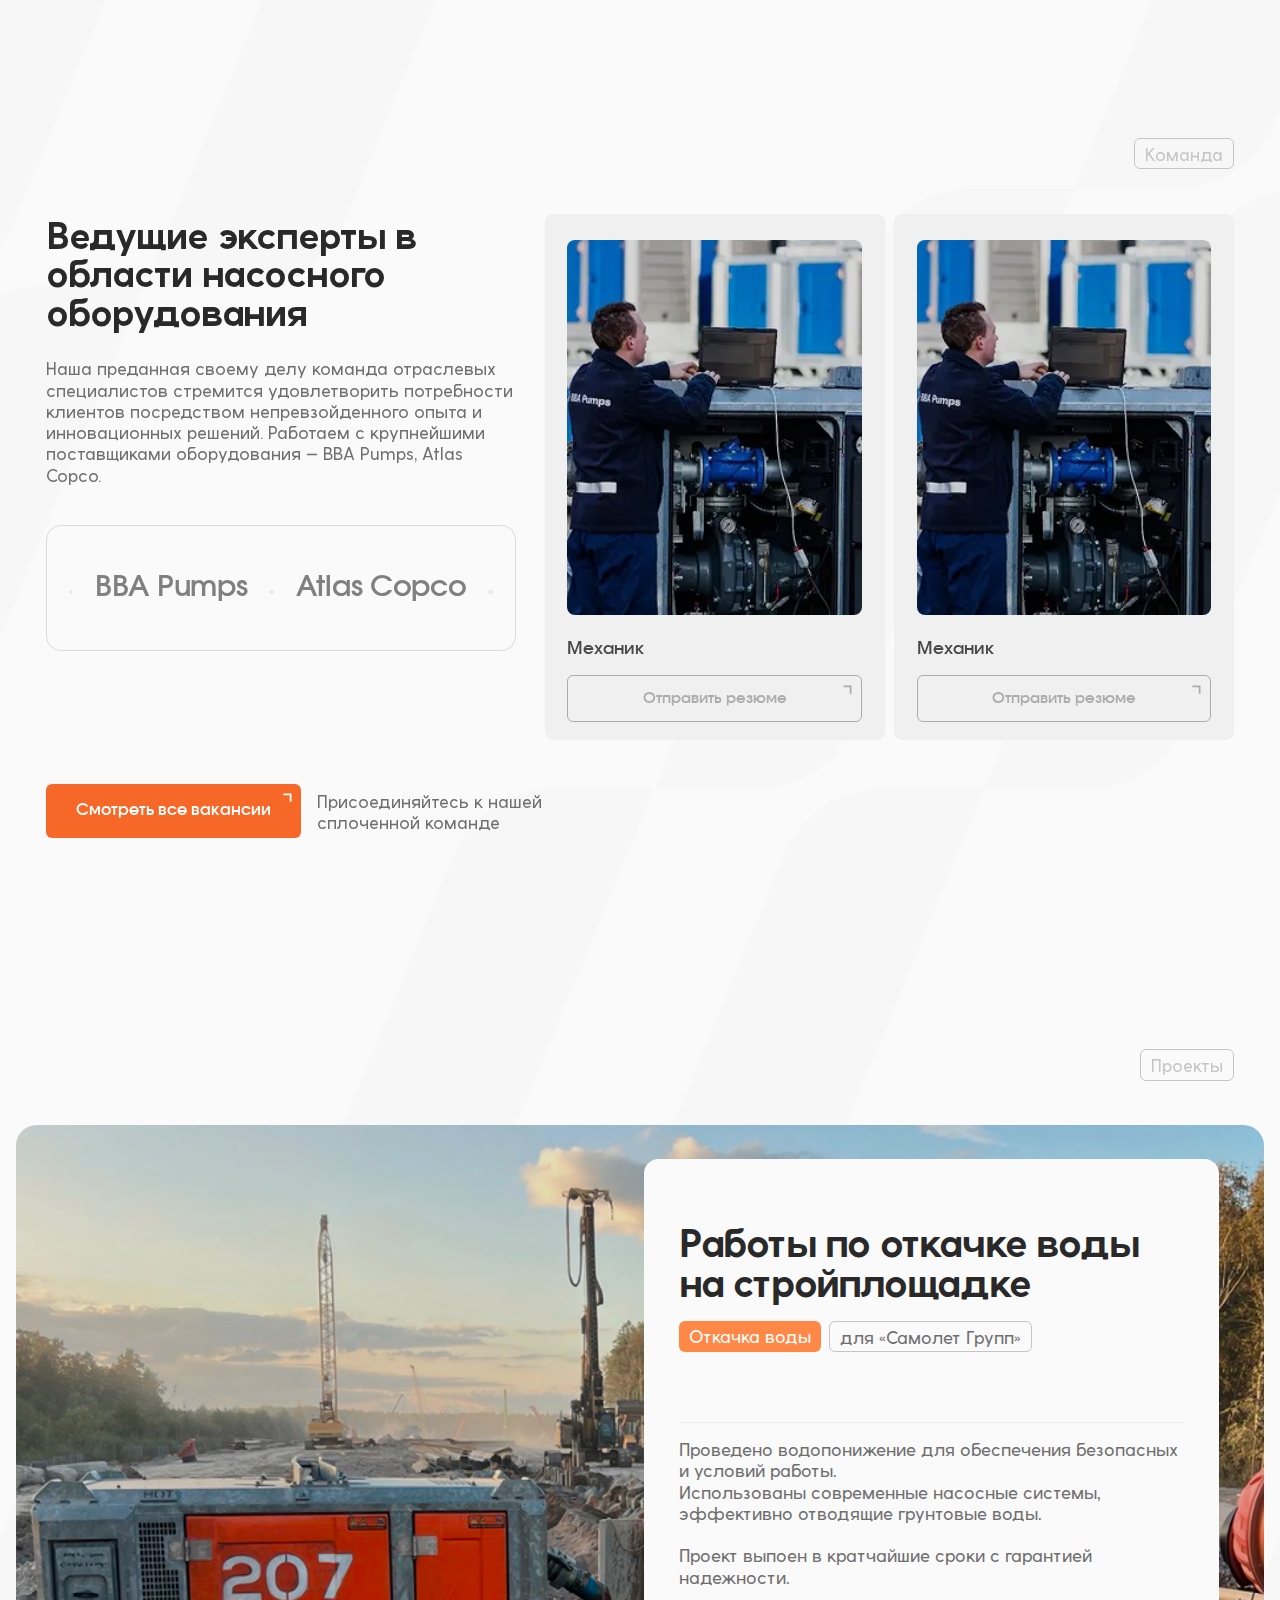
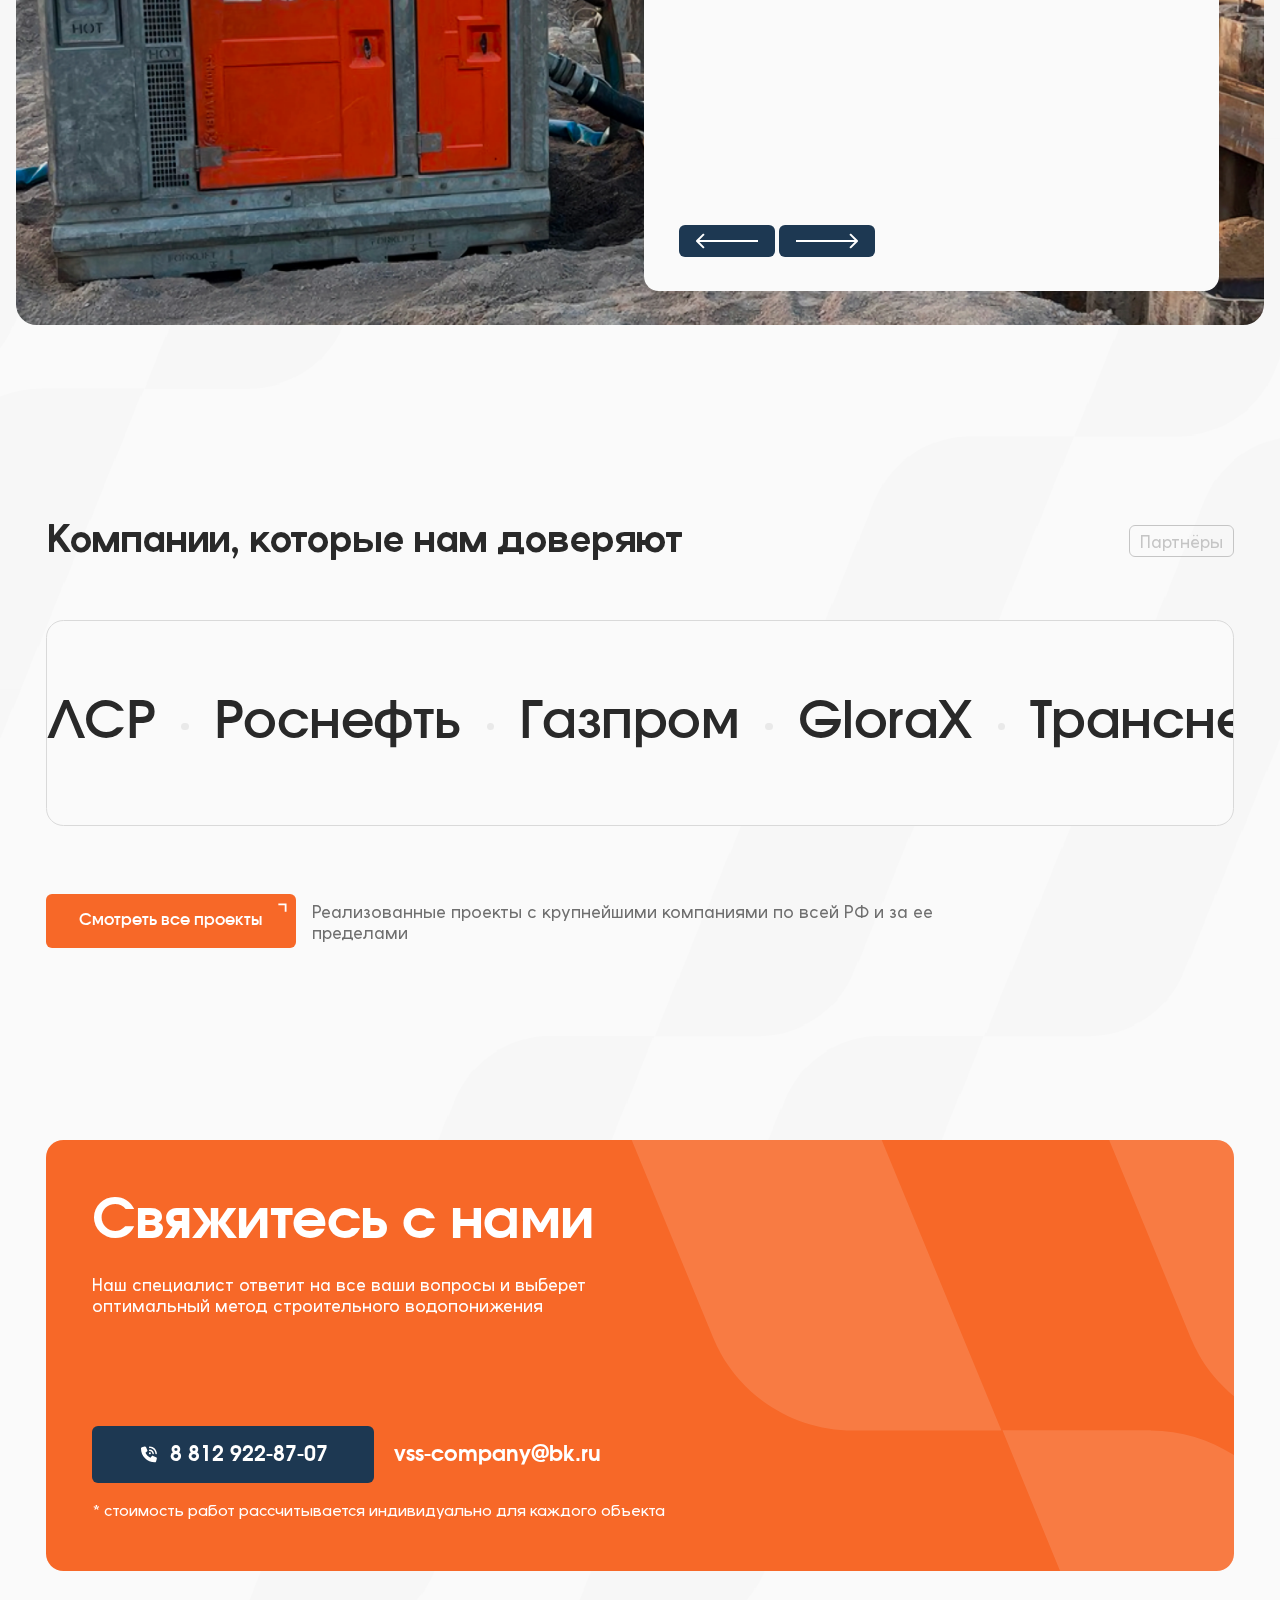
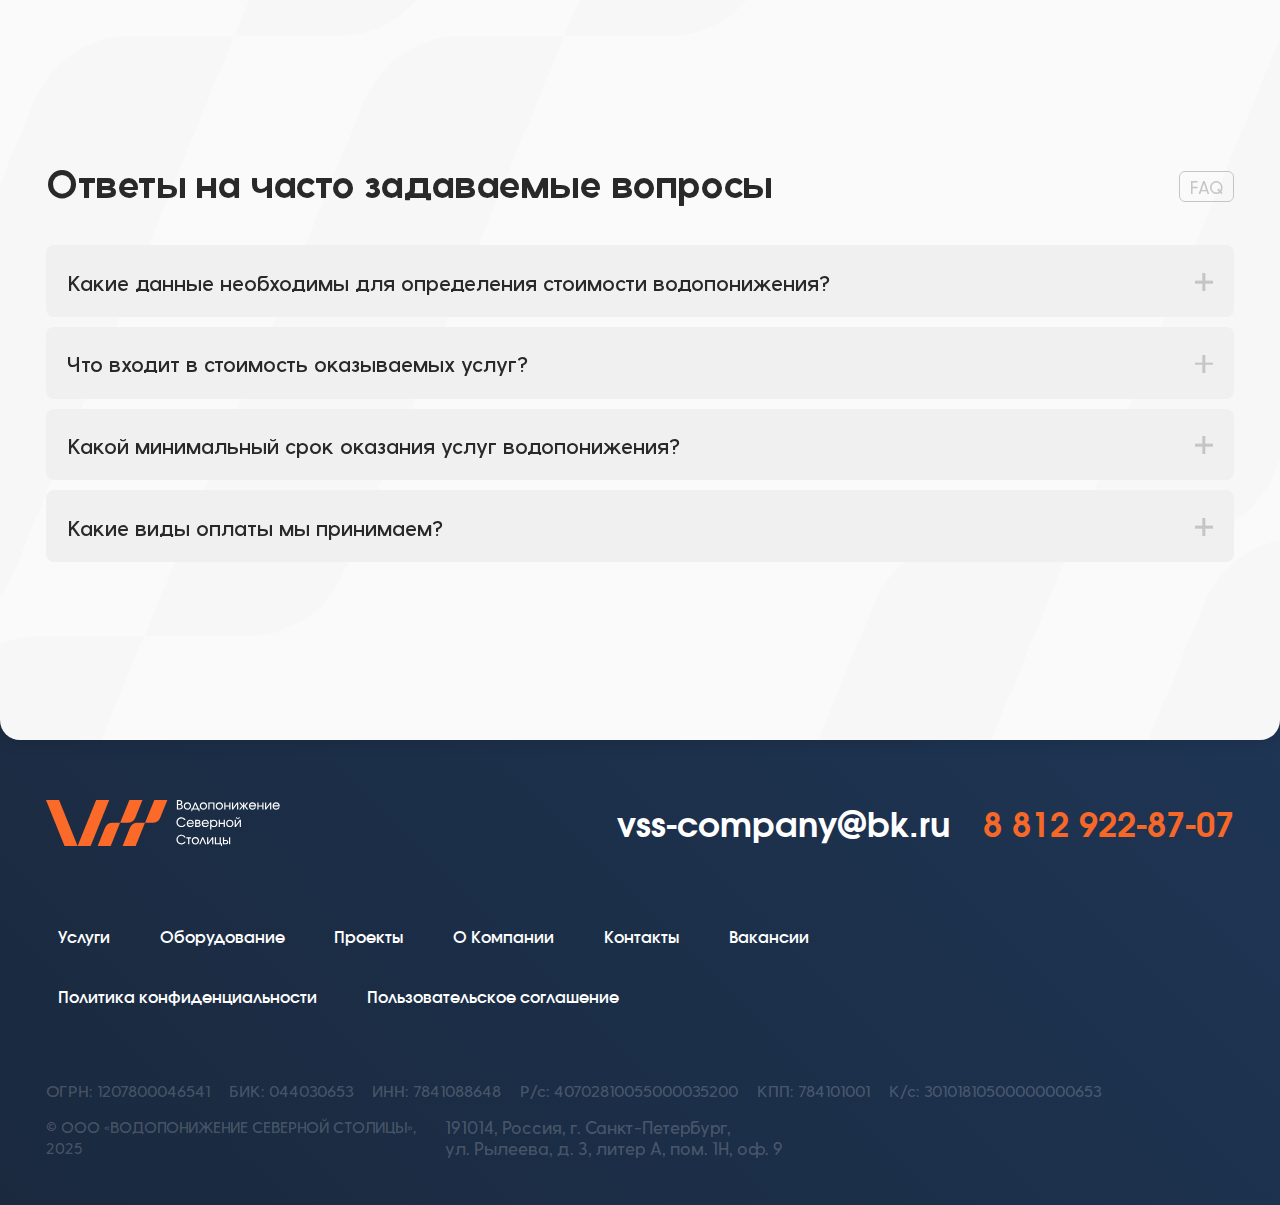
<file: about-us.html>
<!DOCTYPE html>
<html lang="ru">

<head>
	<title>О Компании | ВСС</title>
	<meta charset="UTF-8">
	<meta name="format-detection" content="telephone=no">
	<link rel="stylesheet" href="css/style.min.css?_v=20250417194628">
	<meta name="robots" content="noindex, nofollow">
	<meta name="viewport" content="width=device-width, initial-scale=1.0">

	<!-- Preload Greycliff CF шрифты -->
	<link rel="preload" href="fonts/GreycliffCF-Bold.woff2" as="font" type="font/woff2" crossorigin>
	<link rel="preload" href="fonts/GreycliffCF-DemiBold.woff2" as="font" type="font/woff2" crossorigin>
	<link rel="preload" href="fonts/GreycliffCF-Medium.woff2" as="font" type="font/woff2" crossorigin>

	<!-- Preload Involve шрифты -->
	<link rel="preload" href="fonts/Involve-Bold.woff2" as="font" type="font/woff2" crossorigin>
	<link rel="preload" href="fonts/Involve-Medium.woff2" as="font" type="font/woff2" crossorigin>
	<link rel="preload" href="fonts/Involve-SemiBold.woff2" as="font" type="font/woff2" crossorigin>
</head>

<body>
	<div class="wrapper">
		<header class="header header--page">
			<div class="header__container">
				<div class="header__wrapper">

					<a href="index.html" class="header__logo-link">
						<div class="header__logo">
							<img src="img/vss-logo.svg" alt="Всс лого" width="75" height="28">
						</div>
					</a>

					<div class="header__menu menu">

						<div class="menu__body">

							<nav class="menu__nav">
								<ul class="menu__list">

									<li class="menu__item menu-item menu-item--header">
										<a href="services.html" class="menu-item__link link link-padding link-states">Услуги</a>
										<svg width="20" height="20" viewBox="0 0 20 20" fill="none" xmlns="http://www.w3.org/2000/svg" class="menu-item__arrow-link arrow-link">
											<path d="M4.69731 7.23338L11.7684 7.23338H12.7694L12.7738 8.23438V15.3054L12.7738 16.3064L11.7728 16.3064H10.7718V15.3054L10.7696 10.6496V9.23316H9.35758L4.69731 9.23537H3.69631V8.23438V7.23338L4.69731 7.23338Z" fill="white" />
										</svg>
									</li>

									<li class="menu__item menu-item menu-item--header">
										<a href="equipment.html" class="menu-item__link link link-padding link-states">Оборудование</a>
										<svg width="20" height="20" viewBox="0 0 20 20" fill="none" xmlns="http://www.w3.org/2000/svg" class="menu-item__arrow-link arrow-link">
											<path d="M4.69731 7.23338L11.7684 7.23338H12.7694L12.7738 8.23438V15.3054L12.7738 16.3064L11.7728 16.3064H10.7718V15.3054L10.7696 10.6496V9.23316H9.35758L4.69731 9.23537H3.69631V8.23438V7.23338L4.69731 7.23338Z" fill="white" />
										</svg>
									</li>

									<li class="menu__item menu-item menu-item--header">
										<a href="projects.html" class="menu-item__link link link-padding link-states">Проекты</a>
										<svg width="20" height="20" viewBox="0 0 20 20" fill="none" xmlns="http://www.w3.org/2000/svg" class="menu-item__arrow-link arrow-link">
											<path d="M4.69731 7.23338L11.7684 7.23338H12.7694L12.7738 8.23438V15.3054L12.7738 16.3064L11.7728 16.3064H10.7718V15.3054L10.7696 10.6496V9.23316H9.35758L4.69731 9.23537H3.69631V8.23438V7.23338L4.69731 7.23338Z" fill="white" />
										</svg>
									</li>

									<li class="menu__item menu-item menu-item--header">
										<a href="about-us.html" class="menu-item__link link link-padding link-states">О Компании</a>
										<svg width="20" height="20" viewBox="0 0 20 20" fill="none" xmlns="http://www.w3.org/2000/svg" class="menu-item__arrow-link arrow-link">
											<path d="M4.69731 7.23338L11.7684 7.23338H12.7694L12.7738 8.23438V15.3054L12.7738 16.3064L11.7728 16.3064H10.7718V15.3054L10.7696 10.6496V9.23316H9.35758L4.69731 9.23537H3.69631V8.23438V7.23338L4.69731 7.23338Z" fill="white" />
										</svg>
									</li>

									<li class="menu__item menu-item menu-item--header">
										<a href="contacts.html" class="menu-item__link link link-padding link-states">Контакты</a>
										<svg width="20" height="20" viewBox="0 0 20 20" fill="none" xmlns="http://www.w3.org/2000/svg" class="menu-item__arrow-link arrow-link">
											<path d="M4.69731 7.23338L11.7684 7.23338H12.7694L12.7738 8.23438V15.3054L12.7738 16.3064L11.7728 16.3064H10.7718V15.3054L10.7696 10.6496V9.23316H9.35758L4.69731 9.23537H3.69631V8.23438V7.23338L4.69731 7.23338Z" fill="white" />
										</svg>
									</li>

									<li class="menu__item menu-item menu-item--header">
										<a href="jobs.html" class="menu-item__link link link-padding link-states">Вакансии</a>
										<svg width="20" height="20" viewBox="0 0 20 20" fill="none" xmlns="http://www.w3.org/2000/svg" class="menu-item__arrow-link arrow-link">
											<path d="M4.69731 7.23338L11.7684 7.23338H12.7694L12.7738 8.23438V15.3054L12.7738 16.3064L11.7728 16.3064H10.7718V15.3054L10.7696 10.6496V9.23316H9.35758L4.69731 9.23537H3.69631V8.23438V7.23338L4.69731 7.23338Z" fill="white" />
										</svg>
									</li>

								</ul>
							</nav>

							<div class="menu__contacts">
								<div class="contact contact--header">

									<span class="contact__caption link inactive">Звоните</span>

									<a href="tel:+78129228707" class="contact__link contact__link--accent link-states">8 812
										922-87-07</a>

								</div>

								<div class="contact contact--header">

									<span class="contact__caption link inactive">Пишите</span>

									<a href="mailto:vss-company@bk.ru" class="contact__link link-states">vss-company@bk.ru</a>

								</div>
							</div>

						</div>

						<button type="button" aria-label="Открыть/Закрыть меню" class="menu__icon icon-menu"><span></span></button>

					</div>

					<address class="header__contacts">

						<a href="mailto:vss-company@bk.ru" class="header__contacts-link link link-states link-padding">vss-company@bk.ru</a>

						<a href="tel:+78129228707" class="header__contacts-btn btn btn--secondary-color">

							<div class="btn__icon">
								<svg width="24" height="24" viewBox="0 0 24 24" fill="none" xmlns="http://www.w3.org/2000/svg">
									<path d="M12.8438 3.00079C17.3473 3.00079 21 6.65337 21 11.1567C21 11.6242 20.6238 12.0004 20.1562 12.0004C19.6887 12.0004 19.3125 11.6242 19.3125 11.1567C19.3125 7.58497 16.4156 4.68822 12.8438 4.68822C12.3762 4.68822 12 4.31206 12 3.84451C12 3.37695 12.3762 3.00079 12.8438 3.00079ZM13.125 9.7505C13.4234 9.7505 13.7095 9.86902 13.9205 10.08C14.1315 10.291 14.25 10.5771 14.25 10.8754C14.25 11.1738 14.1315 11.4599 13.9205 11.6709C13.7095 11.8819 13.4234 12.0004 13.125 12.0004C12.8266 12.0004 12.5405 11.8819 12.3295 11.6709C12.1185 11.4599 12 11.1738 12 10.8754C12 10.5771 12.1185 10.291 12.3295 10.08C12.5405 9.86902 12.8266 9.7505 13.125 9.7505ZM12 7.21936C12 6.7518 12.3762 6.37564 12.8438 6.37564C15.484 6.37564 17.625 8.51657 17.625 11.1567C17.625 11.6242 17.2488 12.0004 16.7812 12.0004C16.3137 12.0004 15.9375 11.6242 15.9375 11.1567C15.9375 9.44817 14.5523 8.06307 12.8438 8.06307C12.3762 8.06307 12 7.68691 12 7.21936ZM7.13086 3.05001C7.81289 2.86369 8.52656 3.21172 8.79727 3.8656L10.2035 7.24045C10.4426 7.81347 10.2773 8.4779 9.7957 8.86811L8.0625 10.2884C9.2332 12.7633 11.2371 14.7671 13.7121 15.9377L15.1289 14.2046C15.5227 13.723 16.1836 13.5578 16.7566 13.7968L20.1316 15.203C20.7855 15.4737 21.1336 16.1873 20.9473 16.8693L20.1035 19.9629C19.9383 20.5746 19.3828 21 18.75 21C10.0523 21 3 13.948 3 5.25069C3 4.61791 3.42539 4.06246 4.03711 3.89372L7.13086 3.05001Z" fill="white" />
								</svg>
							</div>

							<span class="btn__text link">8 812 922-87-07</span>

						</a>

					</address>

				</div>
			</div>
		</header>
		<main class="page">

			<section class="hero-page">

				<div class="hero-page__container">

					<div class="hero-page__content-wrapper">

						<div class="hero-page__header">
							<span class="hero-page__company-name text-inverse">
								Водопонижение<br> Северной Столицы
							</span>

							<ul class="hero-page__breadcrumbs">

								<li class="hero-page__breadcrumbs-item">
									<a href="index.html" class="hero-page__breadcrumbs-link link link-states">ВСС</a>
								</li>

								<li class="hero-page__breadcrumbs-item">
									<a href="about-us.html" class="hero-page__breadcrumbs-link link link-states">О
										Компании</a>
								</li>

							</ul>
						</div>

						<h1 class="hero-page__title heading-01">
							OOO «Водопонижение Северной Столицы»
						</h1>

					</div>

				</div>

			</section>

			<div class="main-body main-body--page">

				<section class="details section-mb">
					<div class="details__container">

						<div class="section-name section-name--line"><span class="section-name__text">О Компании</span>
						</div>

						<div class="details__wrapper grid-cols-12">

							<div class="details__logo">
								<img src="img/vss-logo.svg" alt="ВСС лого" width="440" height="164">
							</div>

							<h2 class="details__title heading-02 max-w-3xl">Мы опытная российская компания по перекачке воды,
								водопонижению и аренде насосного оборудования</h2>

							<p class="details__text details__text--primary max-w-3xl">
								Имеем опыт совместной работы со строительными и муниципальными отраслями, и всегда
								стремимся предоставить клиентам эффективные решения «под ключ». Наше предложение
								основано на максимизации вашей прибыли и минимизации времени простоя за счет наших
								квалифицированных специалистов и надежного оборудования.
								<br><br>
								ВСС не просто поставляет оборудование на объект, мы индивидуально работаем с нашими
								клиентами, чтобы обеспечить необходимое именно вам решение.
							</p>

							<p class="details__text details__text--secondary max-w-3xl">
								Наши пакеты услуг включают полное сопровождение и реализацию работы по водооткачке,
								перекачке воды и сточных вод, водопонижение грунтовых вод, поддержку объекта, системный
								аудит, аварийное восстановление, а также быстрое реагирование на чрезвычайные
								ситуации.<br>
								Мы обеспечиваем наших клиентов не только лучшим оборудованием от голландского
								производителя, но и передовыми технологиями с наилучшими кадрами в данной сфере, которых
								включает наша команда.
								<br><br>
								Все это позволяет вам получить быструю, профессиональную и надежную поддержку на вашем
								объекте, а также добиться нужного результата в нужный срок.
							</p>

							<div class="details__btn">
								<a href="services.html" class="btn">

									<span class="btn__text link">Смотреть все услуги</span>

									<svg width="20" height="20" viewBox="0 0 20 20" fill="none" xmlns="http://www.w3.org/2000/svg" class="btn__arrow-link arrow-link">
										<path d="M4.69731 7.23338L11.7684 7.23338H12.7694L12.7738 8.23438V15.3054L12.7738 16.3064L11.7728 16.3064H10.7718V15.3054L10.7696 10.6496V9.23316H9.35758L4.69731 9.23537H3.69631V8.23438V7.23338L4.69731 7.23338Z" fill="white" />
									</svg>

								</a>
							</div>

							<div class="details__advantages advantages">

								<div class="advantages__item">
									<h3 class="advantages__title">80%</h3>
									<span class="advantages__text">стали постояными</span>
								</div>

								<div class="advantages__item">
									<h3 class="advantages__title">10<span class="accent">+</span></h3>
									<span class="advantages__text">лет успешной работы</span>
								</div>

								<div class="advantages__item">
									<h3 class="advantages__title">200+</h3>
									<span class="advantages__text">стали постояными</span>
								</div>

								<div class="advantages__item advantages__item--accent">
									<h3 class="advantages__title">1200</h3>
									<span class="advantages__text text-inverse fw-600">выполненных проектов</span>
								</div>

							</div>

						</div>
					</div>
				</section>

				<section class="team section-mb">
					<div class="team__container">

						<div class="section-name section-name--right"><span class="section-name__text">Команда</span>
						</div>

						<div class="team__wrapper grid-cols-12">

							<h2 class="team__title heading-03 max-w-3xl">Ведущие эксперты в области насосного оборудования</h2>

							<div class="team__jobs">

								<!-- <article class="team__item team__item--job">

                                    <a href="jobs.html#mechanic" class="team__item-body">

                                        <div class="team__item-img">
                                            <img src="img/staff/operator.webp" alt="Оператор" width="137" height="100"
                                                loading="lazy">
                                        </div>

                                        <h3 class="team__item-title">Механик</h3>

                                        <svg width="20" height="20" viewBox="0 0 20 20" fill="none"
                                            xmlns="http://www.w3.org/2000/svg"
                                            class="team__item-arrow-link btn__arrow-link arrow-link">
                                            <path
                                                d="M4.69731 7.23338L11.7684 7.23338H12.7694L12.7738 8.23438V15.3054L12.7738 16.3064L11.7728 16.3064H10.7718V15.3054L10.7696 10.6496V9.23316H9.35758L4.69731 9.23537H3.69631V8.23438V7.23338L4.69731 7.23338Z"
                                                fill="white" />
                                        </svg>

                                    </a>

                                    <div class="team__item-footer">
                                        <a href="mailto:vss-company@bk.ru"
                                            class="team__item-btn btn btn--transparent-gray-600  btn--sm">

                                            <span class="btn__text link">Отправить резюме</span>

                                            <svg width="20" height="20" viewBox="0 0 20 20" fill="none"
                                                xmlns="http://www.w3.org/2000/svg" class="btn__arrow-link arrow-link">
                                                <path
                                                    d="M4.69731 7.23338L11.7684 7.23338H12.7694L12.7738 8.23438V15.3054L12.7738 16.3064L11.7728 16.3064H10.7718V15.3054L10.7696 10.6496V9.23316H9.35758L4.69731 9.23537H3.69631V8.23438V7.23338L4.69731 7.23338Z"
                                                    fill="white" />
                                            </svg>

                                        </a>
                                    </div>

                                </article> -->

								<article class="team__item team__item--job">

									<a href="jobs.html#mechanic" class="team__item-body">

										<div class="team__item-img">
											<img src="img/staff/operator.webp" alt="Оператор" width="137" height="100" loading="lazy">
										</div>

										<h3 class="team__item-title">Механик</h3>

										<svg width="20" height="20" viewBox="0 0 20 20" fill="none" xmlns="http://www.w3.org/2000/svg" class="team__item-arrow-link btn__arrow-link arrow-link">
											<path d="M4.69731 7.23338L11.7684 7.23338H12.7694L12.7738 8.23438V15.3054L12.7738 16.3064L11.7728 16.3064H10.7718V15.3054L10.7696 10.6496V9.23316H9.35758L4.69731 9.23537H3.69631V8.23438V7.23338L4.69731 7.23338Z" fill="white" />
										</svg>

									</a>

									<div class="team__item-footer">
										<a href="mailto:vss-company@bk.ru" class="team__item-btn btn btn--transparent-gray-600  btn--sm">

											<span class="btn__text link">Отправить резюме</span>

											<svg width="20" height="20" viewBox="0 0 20 20" fill="none" xmlns="http://www.w3.org/2000/svg" class="btn__arrow-link arrow-link">
												<path d="M4.69731 7.23338L11.7684 7.23338H12.7694L12.7738 8.23438V15.3054L12.7738 16.3064L11.7728 16.3064H10.7718V15.3054L10.7696 10.6496V9.23316H9.35758L4.69731 9.23537H3.69631V8.23438V7.23338L4.69731 7.23338Z" fill="white" />
											</svg>

										</a>
									</div>

								</article>

								<article class="team__item team__item--job">

									<a href="jobs.html#mechanic" class="team__item-body">

										<div class="team__item-img">
											<img src="img/staff/operator.webp" alt="Оператор" width="137" height="100" loading="lazy">
										</div>

										<h3 class="team__item-title">Механик</h3>

										<svg width="20" height="20" viewBox="0 0 20 20" fill="none" xmlns="http://www.w3.org/2000/svg" class="team__item-arrow-link btn__arrow-link arrow-link">
											<path d="M4.69731 7.23338L11.7684 7.23338H12.7694L12.7738 8.23438V15.3054L12.7738 16.3064L11.7728 16.3064H10.7718V15.3054L10.7696 10.6496V9.23316H9.35758L4.69731 9.23537H3.69631V8.23438V7.23338L4.69731 7.23338Z" fill="white" />
										</svg>

									</a>

									<div class="team__item-footer">
										<a href="mailto:vss-company@bk.ru" class="team__item-btn btn btn--transparent-gray-600  btn--sm">

											<span class="btn__text link">Отправить резюме</span>

											<svg width="20" height="20" viewBox="0 0 20 20" fill="none" xmlns="http://www.w3.org/2000/svg" class="btn__arrow-link arrow-link">
												<path d="M4.69731 7.23338L11.7684 7.23338H12.7694L12.7738 8.23438V15.3054L12.7738 16.3064L11.7728 16.3064H10.7718V15.3054L10.7696 10.6496V9.23316H9.35758L4.69731 9.23537H3.69631V8.23438V7.23338L4.69731 7.23338Z" fill="white" />
											</svg>

										</a>
									</div>

								</article>

								<!-- <div class="team__item team__item--no-job">
                                    <span>Нет доступных вакансий</span>
                                </div>

                                <div class="team__item team__item--no-job">
                                    <span>Нет доступных вакансий</span>
                                </div> -->

								<div class="team__item team__item--no-job">
									<span>Нет доступных вакансий</span>
								</div>

							</div>

							<p class="team__text max-w-3xl">
								Наша преданная своему делу команда отраслевых специалистов стремится удовлетворить
								потребности клиентов посредством непревзойденного опыта и инновационных решений.
								Работаем с крупнейшими поставщиками оборудования — BBA Pumps, Atlas Copco.
							</p>

							<div class="team__partners">
								<span class="team__partners-divider"></span>
								<span class="team__partners-item">BBA Pumps</span>
								<span class="team__partners-divider"></span>
								<span class="team__partners-item">Atlas Copco</span>
								<span class="team__partners-divider"></span>
							</div>

							<div class="team__btn-group btn-group">

								<a href="jobs.html" class="btn">

									<span class="btn__text link">Смотреть все вакансии</span>

									<svg width="20" height="20" viewBox="0 0 20 20" fill="none" xmlns="http://www.w3.org/2000/svg" class="btn__arrow-link arrow-link">
										<path d="M4.69731 7.23338L11.7684 7.23338H12.7694L12.7738 8.23438V15.3054L12.7738 16.3064L11.7728 16.3064H10.7718V15.3054L10.7696 10.6496V9.23316H9.35758L4.69731 9.23537H3.69631V8.23438V7.23338L4.69731 7.23338Z" fill="white" />
									</svg>

								</a>

								<p class="btn-group__text">
									Присоединяйтесь к нашей<br> сплоченной команде
								</p>

							</div>

						</div>

					</div>
				</section>

				<div class="projects section-mb">

					<div class="projects__container">
						<div class="section-name section-name--right"><span class="section-name__text">Проекты</span>
						</div>
					</div>

					<div class="projects__slider swiper">



						<div class="projects__wrapper swiper-wrapper">

							<article class="projects__slide swiper-slide">
								<div class="projects__slide-wrapper">

									<div class="projects__img">
										<img src="img/projects/01-fix.webp" alt="Проект" width="670" height="360" loading="lazy">
									</div>

									<div class="projects__content-container">
										<div class="projects__content-wrapper grid-cols-12">

											<div class="projects__header-mobile">

												<h2 class="projects__title heading-02 text-inverse max-w-3xl">Работы по откачке
													воды
													на стройплощадке</h2>

												<div class="projects__tags-wrapper tags-wrapper">

													<a href="services.html#pumping" class="tags-wrapper__tag tags-wrapper__tag--primary text-inverse">Откачка
														воды</a>

													<span class="tags-wrapper__tag tags-wrapper__tag--white">для
														«Самолет
														Групп»</span>

												</div>

											</div>

											<div class="projects__body">

												<div class="projects__header">

													<h2 class="projects__title heading-02">Работы по откачке воды
														на стройплощадке</h2>

													<div class="projects__tags-wrapper tags-wrapper">

														<a href="services.html#pumping" class="tags-wrapper__tag tags-wrapper__tag--primary text-inverse">Откачка
															воды</a>

														<span class="tags-wrapper__tag tags-wrapper__tag--transparent">для
															«Самолет
															Групп»</span>

													</div>

												</div>

												<div data-spollers="1023.98, max" class="projects__spollers">

													<details class="projects__spollers-item">

														<summary class="projects__spollers-title">
															Подробности:
															<span class="projects__marker marker"></span>
														</summary>

														<p class="projects__spollers-body max-w-3xl">
															Проведено водопонижение для
															обеспечения безопасных и условий работы.<br>
															Использованы современные насосные системы, эффективно
															отводящие
															грунтовые воды.<br><br>

															Проект выпоен в кратчайшие сроки с гарантией надежности.
														</p>

													</details>

												</div>

												<div class="projects__footer">

													<div class="projects__nav-btns-body nav-btns">

														<button type="button" aria-label="Предыдущий слайд" class="nav-btns__nav-btn nav-btns__nav-btn--prev swiper-button-prev">

															<svg width="62" height="16" viewBox="0 0 62 16" fill="none" xmlns="http://www.w3.org/2000/svg" class="nav-btns__arrow">
																<path d="M61 7H62V9H61V7ZM0.292892 8.70711C-0.0976295 8.31658 -0.0976295 7.68342 0.292892 7.29289L6.65685 0.928932C7.04738 0.538408 7.68054 0.538408 8.07107 0.928932C8.46159 1.31946 8.46159 1.95262 8.07107 2.34315L2.41422 8L8.07107 13.6569C8.46159 14.0474 8.46159 14.6805 8.07107 15.0711C7.68054 15.4616 7.04738 15.4616 6.65685 15.0711L0.292892 8.70711ZM61 9H1V7H61V9Z" fill="white" />
															</svg>

														</button>

														<button type="button" aria-label="Cледующий слайд" class="nav-btns__nav-btn nav-btns__nav-btn--next swiper-button-next">

															<svg width="62" height="16" viewBox="0 0 62 16" fill="none" xmlns="http://www.w3.org/2000/svg" class="nav-btns__arrow">
																<path d="M61 7H62V9H61V7ZM0.292892 8.70711C-0.0976295 8.31658 -0.0976295 7.68342 0.292892 7.29289L6.65685 0.928932C7.04738 0.538408 7.68054 0.538408 8.07107 0.928932C8.46159 1.31946 8.46159 1.95262 8.07107 2.34315L2.41422 8L8.07107 13.6569C8.46159 14.0474 8.46159 14.6805 8.07107 15.0711C7.68054 15.4616 7.04738 15.4616 6.65685 15.0711L0.292892 8.70711ZM61 9H1V7H61V9Z" fill="white" />
															</svg>

														</button>
													</div>



												</div>

											</div>

										</div>
									</div>

								</div>
							</article>

							<article class="projects__slide swiper-slide">
								<div class="projects__slide-wrapper">

									<div class="projects__img">
										<img src="img/projects/01-fix.webp" alt="Проект" width="670" height="360" loading="lazy">
									</div>

									<div class="projects__content-container">
										<div class="projects__content-wrapper grid-cols-12">

											<div class="projects__header-mobile">

												<h2 class="projects__title heading-02 text-inverse max-w-3xl">Работы по откачке
													воды
													на стройплощадке</h2>

												<div class="projects__tags-wrapper tags-wrapper">

													<a href="services.html#pumping" class="tags-wrapper__tag tags-wrapper__tag--primary text-inverse">Откачка
														воды</a>

													<span class="tags-wrapper__tag tags-wrapper__tag--white">для
														«Самолет
														Групп»</span>

												</div>

											</div>

											<div class="projects__body">

												<div class="projects__header">

													<h2 class="projects__title heading-02">Работы по откачке воды
														на стройплощадке</h2>

													<div class="projects__tags-wrapper tags-wrapper">

														<a href="services.html#pumping" class="tags-wrapper__tag tags-wrapper__tag--primary text-inverse">Откачка
															воды</a>

														<span class="tags-wrapper__tag tags-wrapper__tag--transparent">для
															«Самолет
															Групп»</span>

													</div>

												</div>

												<div data-spollers="1023.98, max" class="projects__spollers">

													<details class="projects__spollers-item">

														<summary class="projects__spollers-title">
															Подробности:
															<span class="projects__marker marker"></span>
														</summary>

														<p class="projects__spollers-body max-w-3xl">
															Проведено водопонижение для
															обеспечения безопасных и условий работы.<br>
															Использованы современные насосные системы, эффективно
															отводящие
															грунтовые воды.<br><br>

															Проект выпоен в кратчайшие сроки с гарантией надежности.
														</p>

													</details>

												</div>

												<div class="projects__footer">

													<div class="projects__nav-btns-body nav-btns">

														<button type="button" aria-label="Предыдущий слайд" class="nav-btns__nav-btn nav-btns__nav-btn--prev swiper-button-prev">

															<svg width="62" height="16" viewBox="0 0 62 16" fill="none" xmlns="http://www.w3.org/2000/svg" class="nav-btns__arrow">
																<path d="M61 7H62V9H61V7ZM0.292892 8.70711C-0.0976295 8.31658 -0.0976295 7.68342 0.292892 7.29289L6.65685 0.928932C7.04738 0.538408 7.68054 0.538408 8.07107 0.928932C8.46159 1.31946 8.46159 1.95262 8.07107 2.34315L2.41422 8L8.07107 13.6569C8.46159 14.0474 8.46159 14.6805 8.07107 15.0711C7.68054 15.4616 7.04738 15.4616 6.65685 15.0711L0.292892 8.70711ZM61 9H1V7H61V9Z" fill="white" />
															</svg>

														</button>

														<button type="button" aria-label="Cледующий слайд" class="nav-btns__nav-btn nav-btns__nav-btn--next swiper-button-next">

															<svg width="62" height="16" viewBox="0 0 62 16" fill="none" xmlns="http://www.w3.org/2000/svg" class="nav-btns__arrow">
																<path d="M61 7H62V9H61V7ZM0.292892 8.70711C-0.0976295 8.31658 -0.0976295 7.68342 0.292892 7.29289L6.65685 0.928932C7.04738 0.538408 7.68054 0.538408 8.07107 0.928932C8.46159 1.31946 8.46159 1.95262 8.07107 2.34315L2.41422 8L8.07107 13.6569C8.46159 14.0474 8.46159 14.6805 8.07107 15.0711C7.68054 15.4616 7.04738 15.4616 6.65685 15.0711L0.292892 8.70711ZM61 9H1V7H61V9Z" fill="white" />
															</svg>

														</button>
													</div>



												</div>

											</div>

										</div>
									</div>

								</div>
							</article>

							<article class="projects__slide swiper-slide">
								<div class="projects__slide-wrapper">

									<div class="projects__img">
										<img src="img/projects/01-fix.webp" alt="Проект" width="670" height="360" loading="lazy">
									</div>

									<div class="projects__content-container">
										<div class="projects__content-wrapper grid-cols-12">

											<div class="projects__header-mobile">

												<h2 class="projects__title heading-02 text-inverse max-w-3xl">Работы по откачке
													воды
													на стройплощадке</h2>

												<div class="projects__tags-wrapper tags-wrapper">

													<a href="services.html#pumping" class="tags-wrapper__tag tags-wrapper__tag--primary text-inverse">Откачка
														воды</a>

													<span class="tags-wrapper__tag tags-wrapper__tag--white">для
														«Самолет
														Групп»</span>

												</div>

											</div>

											<div class="projects__body">

												<div class="projects__header">

													<h2 class="projects__title heading-02">Работы по откачке воды
														на стройплощадке</h2>

													<div class="projects__tags-wrapper tags-wrapper">

														<a href="services.html#pumping" class="tags-wrapper__tag tags-wrapper__tag--primary text-inverse">Откачка
															воды</a>

														<span class="tags-wrapper__tag tags-wrapper__tag--transparent">для
															«Самолет
															Групп»</span>

													</div>

												</div>

												<div data-spollers="1023.98, max" class="projects__spollers">

													<details class="projects__spollers-item">

														<summary class="projects__spollers-title">
															Подробности:
															<span class="projects__marker marker"></span>
														</summary>

														<p class="projects__spollers-body max-w-3xl">
															Проведено водопонижение для
															обеспечения безопасных и условий работы.<br>
															Использованы современные насосные системы, эффективно
															отводящие
															грунтовые воды.<br><br>

															Проект выпоен в кратчайшие сроки с гарантией надежности.
														</p>

													</details>

												</div>

												<div class="projects__footer">

													<div class="projects__nav-btns-body nav-btns">

														<button type="button" aria-label="Предыдущий слайд" class="nav-btns__nav-btn nav-btns__nav-btn--prev swiper-button-prev">

															<svg width="62" height="16" viewBox="0 0 62 16" fill="none" xmlns="http://www.w3.org/2000/svg" class="nav-btns__arrow">
																<path d="M61 7H62V9H61V7ZM0.292892 8.70711C-0.0976295 8.31658 -0.0976295 7.68342 0.292892 7.29289L6.65685 0.928932C7.04738 0.538408 7.68054 0.538408 8.07107 0.928932C8.46159 1.31946 8.46159 1.95262 8.07107 2.34315L2.41422 8L8.07107 13.6569C8.46159 14.0474 8.46159 14.6805 8.07107 15.0711C7.68054 15.4616 7.04738 15.4616 6.65685 15.0711L0.292892 8.70711ZM61 9H1V7H61V9Z" fill="white" />
															</svg>

														</button>

														<button type="button" aria-label="Cледующий слайд" class="nav-btns__nav-btn nav-btns__nav-btn--next swiper-button-next">

															<svg width="62" height="16" viewBox="0 0 62 16" fill="none" xmlns="http://www.w3.org/2000/svg" class="nav-btns__arrow">
																<path d="M61 7H62V9H61V7ZM0.292892 8.70711C-0.0976295 8.31658 -0.0976295 7.68342 0.292892 7.29289L6.65685 0.928932C7.04738 0.538408 7.68054 0.538408 8.07107 0.928932C8.46159 1.31946 8.46159 1.95262 8.07107 2.34315L2.41422 8L8.07107 13.6569C8.46159 14.0474 8.46159 14.6805 8.07107 15.0711C7.68054 15.4616 7.04738 15.4616 6.65685 15.0711L0.292892 8.70711ZM61 9H1V7H61V9Z" fill="white" />
															</svg>

														</button>
													</div>



												</div>

											</div>

										</div>
									</div>

								</div>
							</article>

							<article class="projects__slide swiper-slide">
								<div class="projects__slide-wrapper">

									<div class="projects__img">
										<img src="img/projects/01-fix.webp" alt="Проект" width="670" height="360" loading="lazy">
									</div>

									<div class="projects__content-container">
										<div class="projects__content-wrapper grid-cols-12">

											<div class="projects__header-mobile">

												<h2 class="projects__title heading-02 text-inverse max-w-3xl">Работы по откачке
													воды
													на стройплощадке</h2>

												<div class="projects__tags-wrapper tags-wrapper">

													<a href="services.html#pumping" class="tags-wrapper__tag tags-wrapper__tag--primary text-inverse">Откачка
														воды</a>

													<span class="tags-wrapper__tag tags-wrapper__tag--white">для
														«Самолет
														Групп»</span>

												</div>

											</div>

											<div class="projects__body">

												<div class="projects__header">

													<h2 class="projects__title heading-02">Работы по откачке воды
														на стройплощадке</h2>

													<div class="projects__tags-wrapper tags-wrapper">

														<a href="services.html#pumping" class="tags-wrapper__tag tags-wrapper__tag--primary text-inverse">Откачка
															воды</a>

														<span class="tags-wrapper__tag tags-wrapper__tag--transparent">для
															«Самолет
															Групп»</span>

													</div>

												</div>

												<div data-spollers="1023.98, max" class="projects__spollers">

													<details class="projects__spollers-item">

														<summary class="projects__spollers-title">
															Подробности:
															<span class="projects__marker marker"></span>
														</summary>

														<p class="projects__spollers-body max-w-3xl">
															Проведено водопонижение для
															обеспечения безопасных и условий работы.<br>
															Использованы современные насосные системы, эффективно
															отводящие
															грунтовые воды.<br><br>

															Проект выпоен в кратчайшие сроки с гарантией надежности.
														</p>

													</details>

												</div>

												<div class="projects__footer">

													<div class="projects__nav-btns-body nav-btns">

														<button type="button" aria-label="Предыдущий слайд" class="nav-btns__nav-btn nav-btns__nav-btn--prev swiper-button-prev">

															<svg width="62" height="16" viewBox="0 0 62 16" fill="none" xmlns="http://www.w3.org/2000/svg" class="nav-btns__arrow">
																<path d="M61 7H62V9H61V7ZM0.292892 8.70711C-0.0976295 8.31658 -0.0976295 7.68342 0.292892 7.29289L6.65685 0.928932C7.04738 0.538408 7.68054 0.538408 8.07107 0.928932C8.46159 1.31946 8.46159 1.95262 8.07107 2.34315L2.41422 8L8.07107 13.6569C8.46159 14.0474 8.46159 14.6805 8.07107 15.0711C7.68054 15.4616 7.04738 15.4616 6.65685 15.0711L0.292892 8.70711ZM61 9H1V7H61V9Z" fill="white" />
															</svg>

														</button>

														<button type="button" aria-label="Cледующий слайд" class="nav-btns__nav-btn nav-btns__nav-btn--next swiper-button-next">

															<svg width="62" height="16" viewBox="0 0 62 16" fill="none" xmlns="http://www.w3.org/2000/svg" class="nav-btns__arrow">
																<path d="M61 7H62V9H61V7ZM0.292892 8.70711C-0.0976295 8.31658 -0.0976295 7.68342 0.292892 7.29289L6.65685 0.928932C7.04738 0.538408 7.68054 0.538408 8.07107 0.928932C8.46159 1.31946 8.46159 1.95262 8.07107 2.34315L2.41422 8L8.07107 13.6569C8.46159 14.0474 8.46159 14.6805 8.07107 15.0711C7.68054 15.4616 7.04738 15.4616 6.65685 15.0711L0.292892 8.70711ZM61 9H1V7H61V9Z" fill="white" />
															</svg>

														</button>
													</div>



												</div>

											</div>

										</div>
									</div>

								</div>
							</article>

							<article class="projects__slide swiper-slide">
								<div class="projects__slide-wrapper">

									<div class="projects__img">
										<img src="img/projects/01-fix.webp" alt="Проект" width="670" height="360" loading="lazy">
									</div>

									<div class="projects__content-container">
										<div class="projects__content-wrapper grid-cols-12">

											<div class="projects__header-mobile">

												<h2 class="projects__title heading-02 text-inverse max-w-3xl">Работы по откачке
													воды
													на стройплощадке</h2>

												<div class="projects__tags-wrapper tags-wrapper">

													<a href="services.html#pumping" class="tags-wrapper__tag tags-wrapper__tag--primary text-inverse">Откачка
														воды</a>

													<span class="tags-wrapper__tag tags-wrapper__tag--white">для
														«Самолет
														Групп»</span>

												</div>

											</div>

											<div class="projects__body">

												<div class="projects__header">

													<h2 class="projects__title heading-02">Работы по откачке воды
														на стройплощадке</h2>

													<div class="projects__tags-wrapper tags-wrapper">

														<a href="services.html#pumping" class="tags-wrapper__tag tags-wrapper__tag--primary text-inverse">Откачка
															воды</a>

														<span class="tags-wrapper__tag tags-wrapper__tag--transparent">для
															«Самолет
															Групп»</span>

													</div>

												</div>

												<div data-spollers="1023.98, max" class="projects__spollers">

													<details class="projects__spollers-item">

														<summary class="projects__spollers-title">
															Подробности:
															<span class="projects__marker marker"></span>
														</summary>

														<p class="projects__spollers-body max-w-3xl">
															Проведено водопонижение для
															обеспечения безопасных и условий работы.<br>
															Использованы современные насосные системы, эффективно
															отводящие
															грунтовые воды.<br><br>

															Проект выпоен в кратчайшие сроки с гарантией надежности.
														</p>

													</details>

												</div>

												<div class="projects__footer">

													<div class="projects__nav-btns-body nav-btns">

														<button type="button" aria-label="Предыдущий слайд" class="nav-btns__nav-btn nav-btns__nav-btn--prev swiper-button-prev">

															<svg width="62" height="16" viewBox="0 0 62 16" fill="none" xmlns="http://www.w3.org/2000/svg" class="nav-btns__arrow">
																<path d="M61 7H62V9H61V7ZM0.292892 8.70711C-0.0976295 8.31658 -0.0976295 7.68342 0.292892 7.29289L6.65685 0.928932C7.04738 0.538408 7.68054 0.538408 8.07107 0.928932C8.46159 1.31946 8.46159 1.95262 8.07107 2.34315L2.41422 8L8.07107 13.6569C8.46159 14.0474 8.46159 14.6805 8.07107 15.0711C7.68054 15.4616 7.04738 15.4616 6.65685 15.0711L0.292892 8.70711ZM61 9H1V7H61V9Z" fill="white" />
															</svg>

														</button>

														<button type="button" aria-label="Cледующий слайд" class="nav-btns__nav-btn nav-btns__nav-btn--next swiper-button-next">

															<svg width="62" height="16" viewBox="0 0 62 16" fill="none" xmlns="http://www.w3.org/2000/svg" class="nav-btns__arrow">
																<path d="M61 7H62V9H61V7ZM0.292892 8.70711C-0.0976295 8.31658 -0.0976295 7.68342 0.292892 7.29289L6.65685 0.928932C7.04738 0.538408 7.68054 0.538408 8.07107 0.928932C8.46159 1.31946 8.46159 1.95262 8.07107 2.34315L2.41422 8L8.07107 13.6569C8.46159 14.0474 8.46159 14.6805 8.07107 15.0711C7.68054 15.4616 7.04738 15.4616 6.65685 15.0711L0.292892 8.70711ZM61 9H1V7H61V9Z" fill="white" />
															</svg>

														</button>
													</div>



												</div>

											</div>

										</div>
									</div>

								</div>
							</article>

						</div>

					</div>

				</div>

				<section class="partners section-mb">
					<div class="partners__container">

						<div class="partners__title-group title-group grid-cols-12">

							<h2 class="title-group__title heading-02">Компании, которые нам доверяют</h2>

							<div class="title-group__section-name section-name"><span class="section-name__text">Партнёры</span></div>

						</div>

						<div class="partners__ticker">
							<div class="partners__ticker-wrapper">
								<span class="partners__ticker-item">ЛСР</span>
								<span class="partners__ticker-item">Роснефть</span>
								<span class="partners__ticker-item">Газпром</span>
								<span class="partners__ticker-item">GloraX</span>
								<span class="partners__ticker-item">Транснефть</span>
								<span class="partners__ticker-item">ПИК</span>
								<span class="partners__ticker-item">Самолет Групп</span>

								<span class="partners__ticker-item">ЛСР</span>
								<span class="partners__ticker-item">Роснефть</span>
								<span class="partners__ticker-item">Газпром</span>
								<span class="partners__ticker-item">GloraX</span>
								<span class="partners__ticker-item">Транснефть</span>
								<span class="partners__ticker-item">ПИК</span>
								<span class="partners__ticker-item">Самолет Групп</span>

							</div>
						</div>

						<div class="partners__btn-group btn-group">

							<a href="projects.html" class="btn">

								<span class="btn__text link">Смотреть все проекты</span>

								<svg width="20" height="20" viewBox="0 0 20 20" fill="none" xmlns="http://www.w3.org/2000/svg" class="btn__arrow-link arrow-link">
									<path d="M4.69731 7.23338L11.7684 7.23338H12.7694L12.7738 8.23438V15.3054L12.7738 16.3064L11.7728 16.3064H10.7718V15.3054L10.7696 10.6496V9.23316H9.35758L4.69731 9.23537H3.69631V8.23438V7.23338L4.69731 7.23338Z" fill="white" />
								</svg>

							</a>

							<p class="btn-group__text">
								Реализованные проекты с крупнейшими компаниями по всей РФ и за ее пределами
							</p>

						</div>

					</div>
				</section>

				<section class="contact-us section-mb">
					<div class="contact-us__container">
						<div class="contact-us__body">

							<div class="contact-us__content-wrapper">

								<h2 class="contact-us__title text-inverse">Свяжитесь с нами</h2>

								<p class="contact-us__text text-inverse">Наш специалист ответит на все ваши вопросы и
									выберет
									оптимальный метод строительного водопонижения</p>

								<div class="contact-us__contacts-group">

									<div class="contact-us__links">
										<a href="tel:+78129228707" class="contact-us__btn contact-us__btn--main btn btn--lg btn--secondary-color">

											<div class="btn__icon">
												<svg width="20" height="20" viewBox="0 0 20 20" fill="none" xmlns="http://www.w3.org/2000/svg">
													<path d="M11.1562 3.00062C14.659 3.00062 17.5 5.84151 17.5 9.34409C17.5 9.70774 17.2074 10.0003 16.8438 10.0003C16.4801 10.0003 16.1875 9.70774 16.1875 9.34409C16.1875 6.56608 13.9344 4.31306 11.1562 4.31306C10.7926 4.31306 10.5 4.02049 10.5 3.65684C10.5 3.29318 10.7926 3.00062 11.1562 3.00062ZM11.375 8.25039C11.6071 8.25039 11.8296 8.34257 11.9937 8.50666C12.1578 8.67074 12.25 8.89329 12.25 9.12535C12.25 9.3574 12.1578 9.57995 11.9937 9.74404C11.8296 9.90813 11.6071 10.0003 11.375 10.0003C11.1429 10.0003 10.9204 9.90813 10.7563 9.74404C10.5922 9.57995 10.5 9.3574 10.5 9.12535C10.5 8.89329 10.5922 8.67074 10.7563 8.50666C10.9204 8.34257 11.1429 8.25039 11.375 8.25039ZM10.5 6.28172C10.5 5.91807 10.7926 5.6255 11.1562 5.6255C13.2098 5.6255 14.875 7.29066 14.875 9.34409C14.875 9.70774 14.5824 10.0003 14.2188 10.0003C13.8551 10.0003 13.5625 9.70774 13.5625 9.34409C13.5625 8.01524 12.4852 6.93794 11.1562 6.93794C10.7926 6.93794 10.5 6.64538 10.5 6.28172ZM6.71289 3.0389C7.24336 2.89398 7.79844 3.16467 8.00898 3.67324L9.10273 6.29813C9.28867 6.74381 9.16016 7.26059 8.78555 7.56409L7.4375 8.66873C8.34805 10.5936 9.90664 12.1522 11.8316 13.0627L12.9336 11.7147C13.2398 11.3401 13.7539 11.2116 14.1996 11.3975L16.8246 12.4912C17.3332 12.7018 17.6039 13.2568 17.459 13.7873L16.8027 16.1934C16.6742 16.6692 16.2422 17 15.75 17C8.98516 17 3.5 11.5151 3.5 4.75054C3.5 4.25837 3.83086 3.82636 4.30664 3.69512L6.71289 3.0389Z" fill="#fff" />
												</svg>
											</div>

											<span class="btn__text link link--lg">8 812 922-87-07</span>

										</a>

										<a href="mailto:vss-company@bk.ru" class="contact-us__btn contact-us__btn--side btn btn--lg btn--transparent-white">

											<span class="btn__text link link--lg text-inverse">vss-company@bk.ru</span>

										</a>
									</div>

									<div class="contact-us__img">
										<img src="img/staff/manager.webp" alt="Менеджер" width="224" height="224" loading="lazy">
									</div>

								</div>

								<span class="contact-us__caption text-inverse">* стоимость работ рассчитывается
									индивидуально для каждого объекта</span>

							</div>

						</div>
					</div>
				</section>

				<section class="faq">
					<div class="faq__container">

						<div class="faq__title-group title-group grid-cols-12">

							<h2 class="title-group__title heading-02">Ответы на часто задаваемые вопросы</h2>

							<div class="title-group__section-name section-name"><span class="section-name__text">FAQ</span></div>

						</div>

						<div data-spollers data-one-spoller class="faq__spollers">

							<details class="faq__item">

								<summary class="faq__title">Какие данные необходимы для определения стоимости
									водопонижения?
									<span class="faq__marker marker"></span>
								</summary>

								<div class="faq__body">

									<ul class="faq__list">
										<li class="faq__list-item">Местоположение объекта</li>
										<li class="faq__list-item">Характеристики объекта: траншея, котлован, размеры,
											глубина нижней отметки</li>
										<li class="faq__list-item">Отчет об инженерно-геологических и гидрогеологических
											изысканиях</li>
										<li class="faq__list-item">Ориентировочный период производства работ</li>
									</ul>

									<p class="faq__text">В случае если каких-то данных нет - звоните нам, мы поможем!
									</p>

								</div>

							</details>

							<details class="faq__item">

								<summary class="faq__title">Что входит в стоимость оказываемых услуг?
									<span class="faq__marker marker"></span>
								</summary>

								<div class="faq__body">

									<ul class="faq__list">
										<li class="faq__list-item">Заправке насосов топливом</li>
										<li class="faq__list-item">Мобилизации оборудования до объекта и обратно</li>
										<li class="faq__list-item">Работы по монтажу и демонтажу сборного коллектора
										</li>
										<li class="faq__list-item">Услуги по гидравлической замывке иглофильтров и их
											извлечению</li>
										<li class="faq__list-item">Монтаж и демонтаж насосных агрегатов</li>
										<li class="faq__list-item">Монтаж и демонтаж системы всасывающих и напорных
											рукавов</li>
										<li class="faq__list-item">Водоотведение до границы участка</li>
									</ul>

									<p class="faq__text"></p>

								</div>

							</details>

							<details class="faq__item">

								<summary class="faq__title">Какой минимальный срок оказания услуг водопонижения?
									<span class="faq__marker marker"></span>
								</summary>

								<div class="faq__body">

									<p class="faq__text">Наша компания оказывает услугу на любой срок.</p>

								</div>

							</details>

							<details class="faq__item">

								<summary class="faq__title">Какие виды оплаты мы принимаем?
									<span class="faq__marker marker"></span>
								</summary>

								<div class="faq__body">

									<p class="faq__text">Мы работаем официально, поэтому безналичная оплата на расчетный
										счет нашей компании является приоритетной.<br><br>Тем не менее, мы также
										работаем и за наличный расчет.</p>

								</div>

							</details>

						</div>

					</div>
				</section>

			</div>

		</main>
		<footer class="footer">
			<div class="footer__container">
				<div class="footer__wrapper grid-cols-12">

					<a href="index.html" class="footer__logo-link">
						<div class="footer__logo">
							<img src="img/vss-logo-name.svg" alt="Всс лого - Водопонижение Северной Столицы" width="186" height="36">
						</div>
					</a>

					<div class="footer__contacts">

						<div class="contact contact--footer">

							<span class="contact__caption link inactive">Пишите</span>

							<a href="mailto:vss-company@bk.ru" class="contact__link link-states">vss-company@bk.ru</a>

						</div>

						<div class="contact contact--footer">

							<span class="contact__caption link inactive">Звоните</span>

							<a href="tel:+78129228707" class="contact__link contact__link--accent link-states">8 812
								922-87-07</a>

						</div>

					</div>

					<div class="footer__nav">

						<ul class="footer__menu-list">

							<li class="footer__menu-item menu-item menu-item--footer">
								<a href="services.html" class="menu-item__link link link-states link-padding">Услуги</a>
								<svg width="20" height="20" viewBox="0 0 20 20" fill="none" xmlns="http://www.w3.org/2000/svg" class="menu-item__arrow-link arrow-link">
									<path d="M4.69731 7.23338L11.7684 7.23338H12.7694L12.7738 8.23438V15.3054L12.7738 16.3064L11.7728 16.3064H10.7718V15.3054L10.7696 10.6496V9.23316H9.35758L4.69731 9.23537H3.69631V8.23438V7.23338L4.69731 7.23338Z" fill="white" />
								</svg>
							</li>

							<li class="footer__menu-item menu-item menu-item--footer">
								<a href="equipment.html" class="menu-item__link link link-states link-padding">Оборудование</a>
								<svg width="20" height="20" viewBox="0 0 20 20" fill="none" xmlns="http://www.w3.org/2000/svg" class="menu-item__arrow-link arrow-link">
									<path d="M4.69731 7.23338L11.7684 7.23338H12.7694L12.7738 8.23438V15.3054L12.7738 16.3064L11.7728 16.3064H10.7718V15.3054L10.7696 10.6496V9.23316H9.35758L4.69731 9.23537H3.69631V8.23438V7.23338L4.69731 7.23338Z" fill="white" />
								</svg>
							</li>

							<li class="footer__menu-item menu-item menu-item--footer">
								<a href="projects.html" class="menu-item__link link link-states link-padding">Проекты</a>
								<svg width="20" height="20" viewBox="0 0 20 20" fill="none" xmlns="http://www.w3.org/2000/svg" class="menu-item__arrow-link arrow-link">
									<path d="M4.69731 7.23338L11.7684 7.23338H12.7694L12.7738 8.23438V15.3054L12.7738 16.3064L11.7728 16.3064H10.7718V15.3054L10.7696 10.6496V9.23316H9.35758L4.69731 9.23537H3.69631V8.23438V7.23338L4.69731 7.23338Z" fill="white" />
								</svg>
							</li>

							<li class="footer__menu-item menu-item menu-item--footer">
								<a href="about-us.html" class="menu-item__link link link-states link-padding">О Компании</a>
								<svg width="20" height="20" viewBox="0 0 20 20" fill="none" xmlns="http://www.w3.org/2000/svg" class="menu-item__arrow-link arrow-link">
									<path d="M4.69731 7.23338L11.7684 7.23338H12.7694L12.7738 8.23438V15.3054L12.7738 16.3064L11.7728 16.3064H10.7718V15.3054L10.7696 10.6496V9.23316H9.35758L4.69731 9.23537H3.69631V8.23438V7.23338L4.69731 7.23338Z" fill="white" />
								</svg>
							</li>

							<li class="footer__menu-item menu-item menu-item--footer">
								<a href="contacts.html" class="menu-item__link link link-states link-padding">Контакты</a>
								<svg width="20" height="20" viewBox="0 0 20 20" fill="none" xmlns="http://www.w3.org/2000/svg" class="menu-item__arrow-link arrow-link">
									<path d="M4.69731 7.23338L11.7684 7.23338H12.7694L12.7738 8.23438V15.3054L12.7738 16.3064L11.7728 16.3064H10.7718V15.3054L10.7696 10.6496V9.23316H9.35758L4.69731 9.23537H3.69631V8.23438V7.23338L4.69731 7.23338Z" fill="white" />
								</svg>
							</li>

							<li class="footer__menu-item menu-item menu-item--footer">
								<a href="jobs.html" class="menu-item__link link link-states link-padding">Вакансии</a>
								<svg width="20" height="20" viewBox="0 0 20 20" fill="none" xmlns="http://www.w3.org/2000/svg" class="menu-item__arrow-link arrow-link">
									<path d="M4.69731 7.23338L11.7684 7.23338H12.7694L12.7738 8.23438V15.3054L12.7738 16.3064L11.7728 16.3064H10.7718V15.3054L10.7696 10.6496V9.23316H9.35758L4.69731 9.23537H3.69631V8.23438V7.23338L4.69731 7.23338Z" fill="white" />
								</svg>
							</li>

						</ul>

						<ul class="footer__menu-list footer__menu-list--legal">

							<li class="footer__menu-item menu-item menu-item--footer menu-item--footer-no-bt">
								<a href="privacy.html" class="menu-item__link link link-states link-padding">Политика конфиденциальности</a>
								<svg width="20" height="20" viewBox="0 0 20 20" fill="none" xmlns="http://www.w3.org/2000/svg" class="menu-item__arrow-link arrow-link">
									<path d="M4.69731 7.23338L11.7684 7.23338H12.7694L12.7738 8.23438V15.3054L12.7738 16.3064L11.7728 16.3064H10.7718V15.3054L10.7696 10.6496V9.23316H9.35758L4.69731 9.23537H3.69631V8.23438V7.23338L4.69731 7.23338Z" fill="white" />
								</svg>
							</li>

							<li class="footer__menu-item menu-item menu-item--footer">
								<a href="agreement.html" class="menu-item__link link link-states link-padding">Пользовательское соглашение</a>
								<svg width="20" height="20" viewBox="0 0 20 20" fill="none" xmlns="http://www.w3.org/2000/svg" class="menu-item__arrow-link arrow-link">
									<path d="M4.69731 7.23338L11.7684 7.23338H12.7694L12.7738 8.23438V15.3054L12.7738 16.3064L11.7728 16.3064H10.7718V15.3054L10.7696 10.6496V9.23316H9.35758L4.69731 9.23537H3.69631V8.23438V7.23338L4.69731 7.23338Z" fill="white" />
								</svg>
							</li>

						</ul>

					</div>

					<div class="footer__copyright inactive">© ООО «ВОДОПОНИЖЕНИЕ СЕВЕРНОЙ СТОЛИЦЫ», 2025</div>

					<address class="footer__address inactive">191014, Россия, г. Санкт-Петербург,<br> ул. Рылеева, д. 3,
						литер А, пом. 1Н, оф. 9</address>

					<div class="footer__legal">
						<span class="footer__legal-text inactive">ОГРН: 1207800046541</span>
						<span class="footer__legal-text inactive">БИК: 044030653</span>
						<span class="footer__legal-text inactive">ИНН: 7841088648</span>
						<span class="footer__legal-text inactive">Р/с: 40702810055000035200</span>
						<span class="footer__legal-text inactive">КПП: 784101001</span>
						<span class="footer__legal-text inactive">К/с: 30101810500000000653</span>
					</div>


				</div>
			</div>
		</footer>
	</div>
	<script src="js/app.min.js?_v=20250417194628"></script>
</body>

</html>
</file>
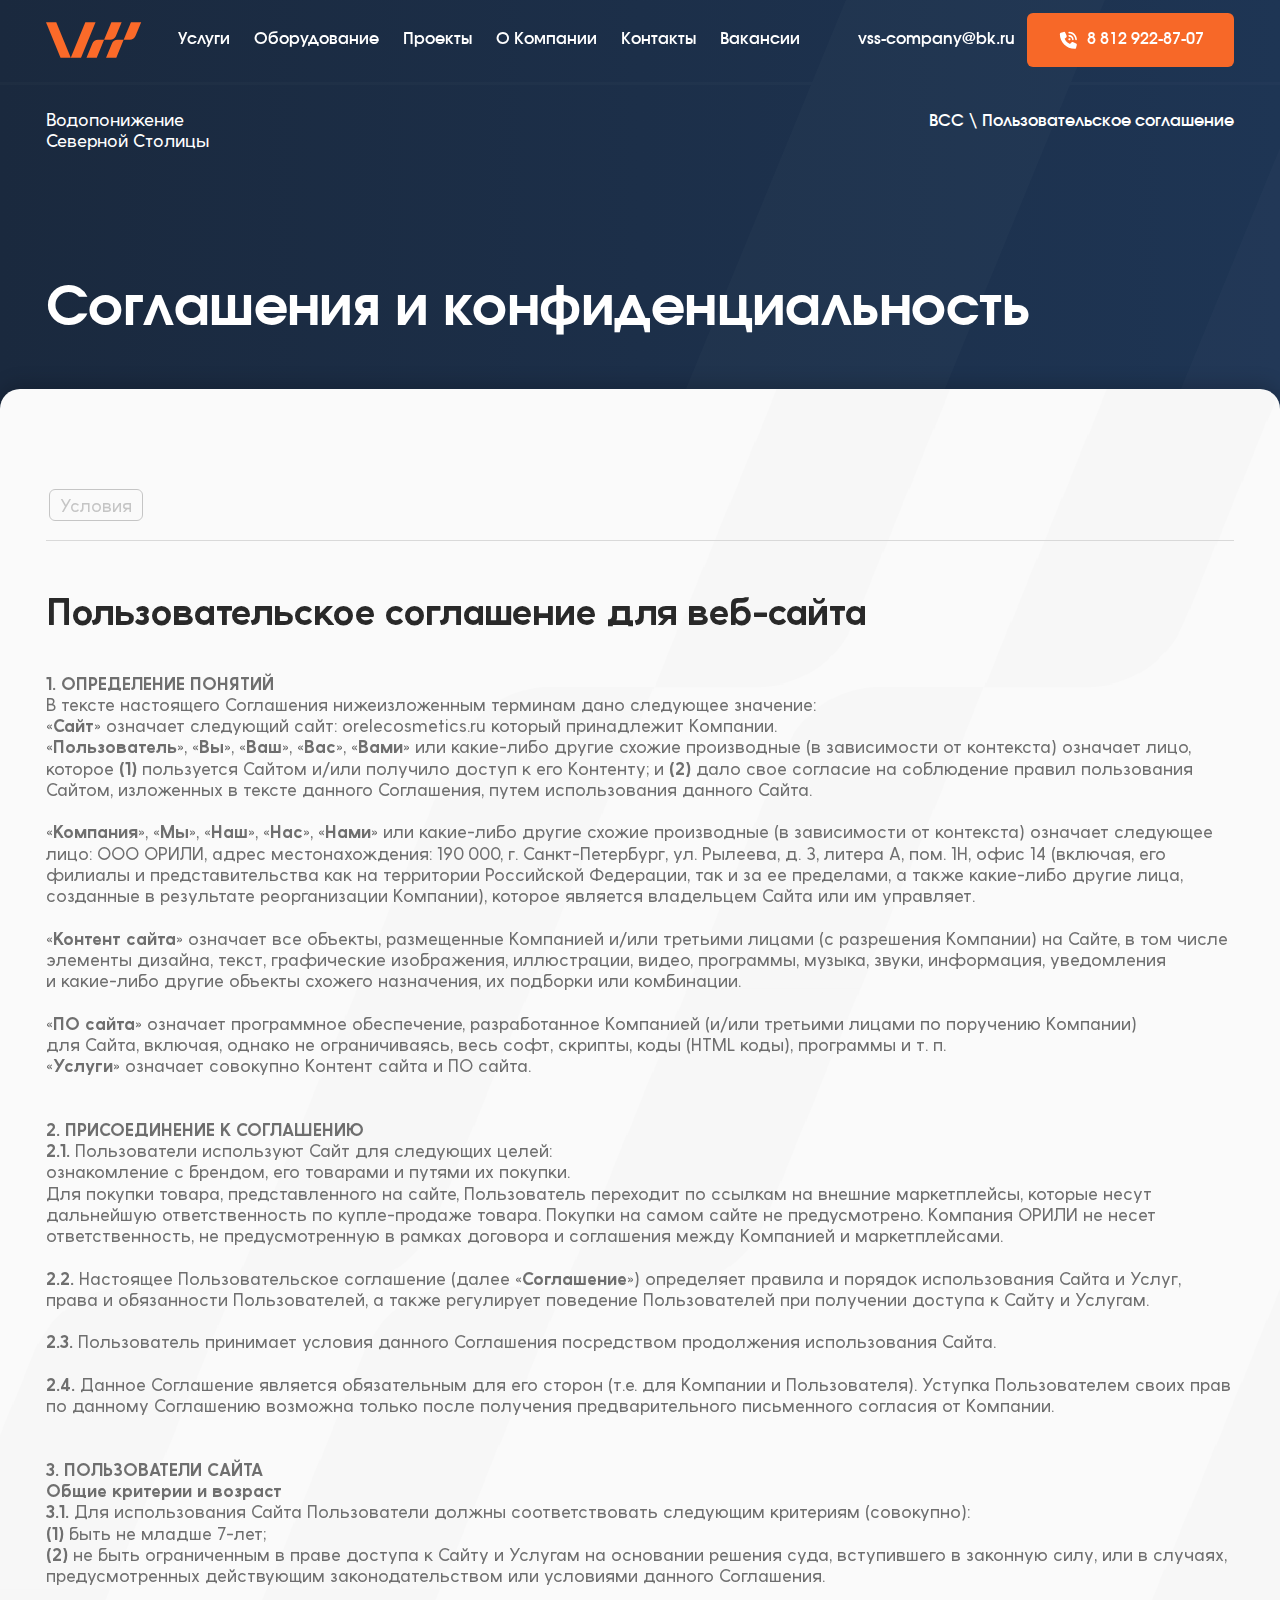
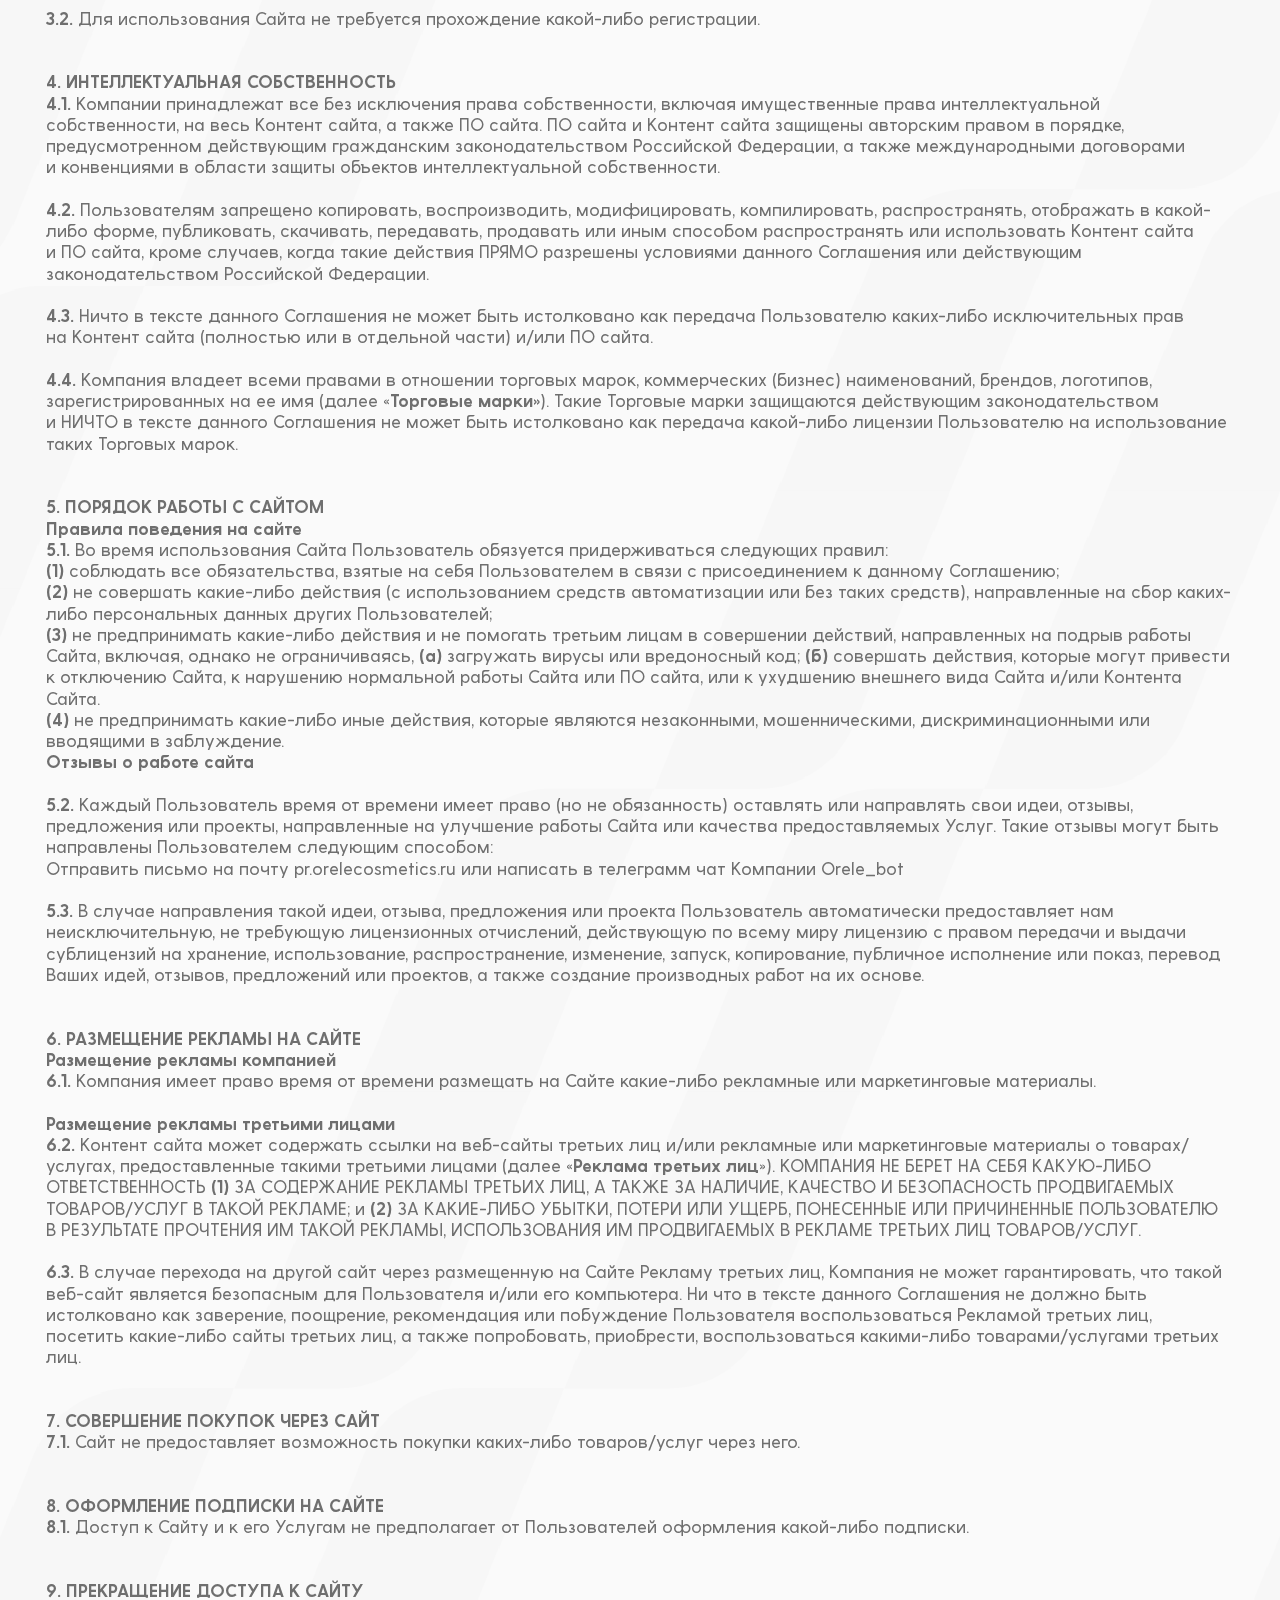
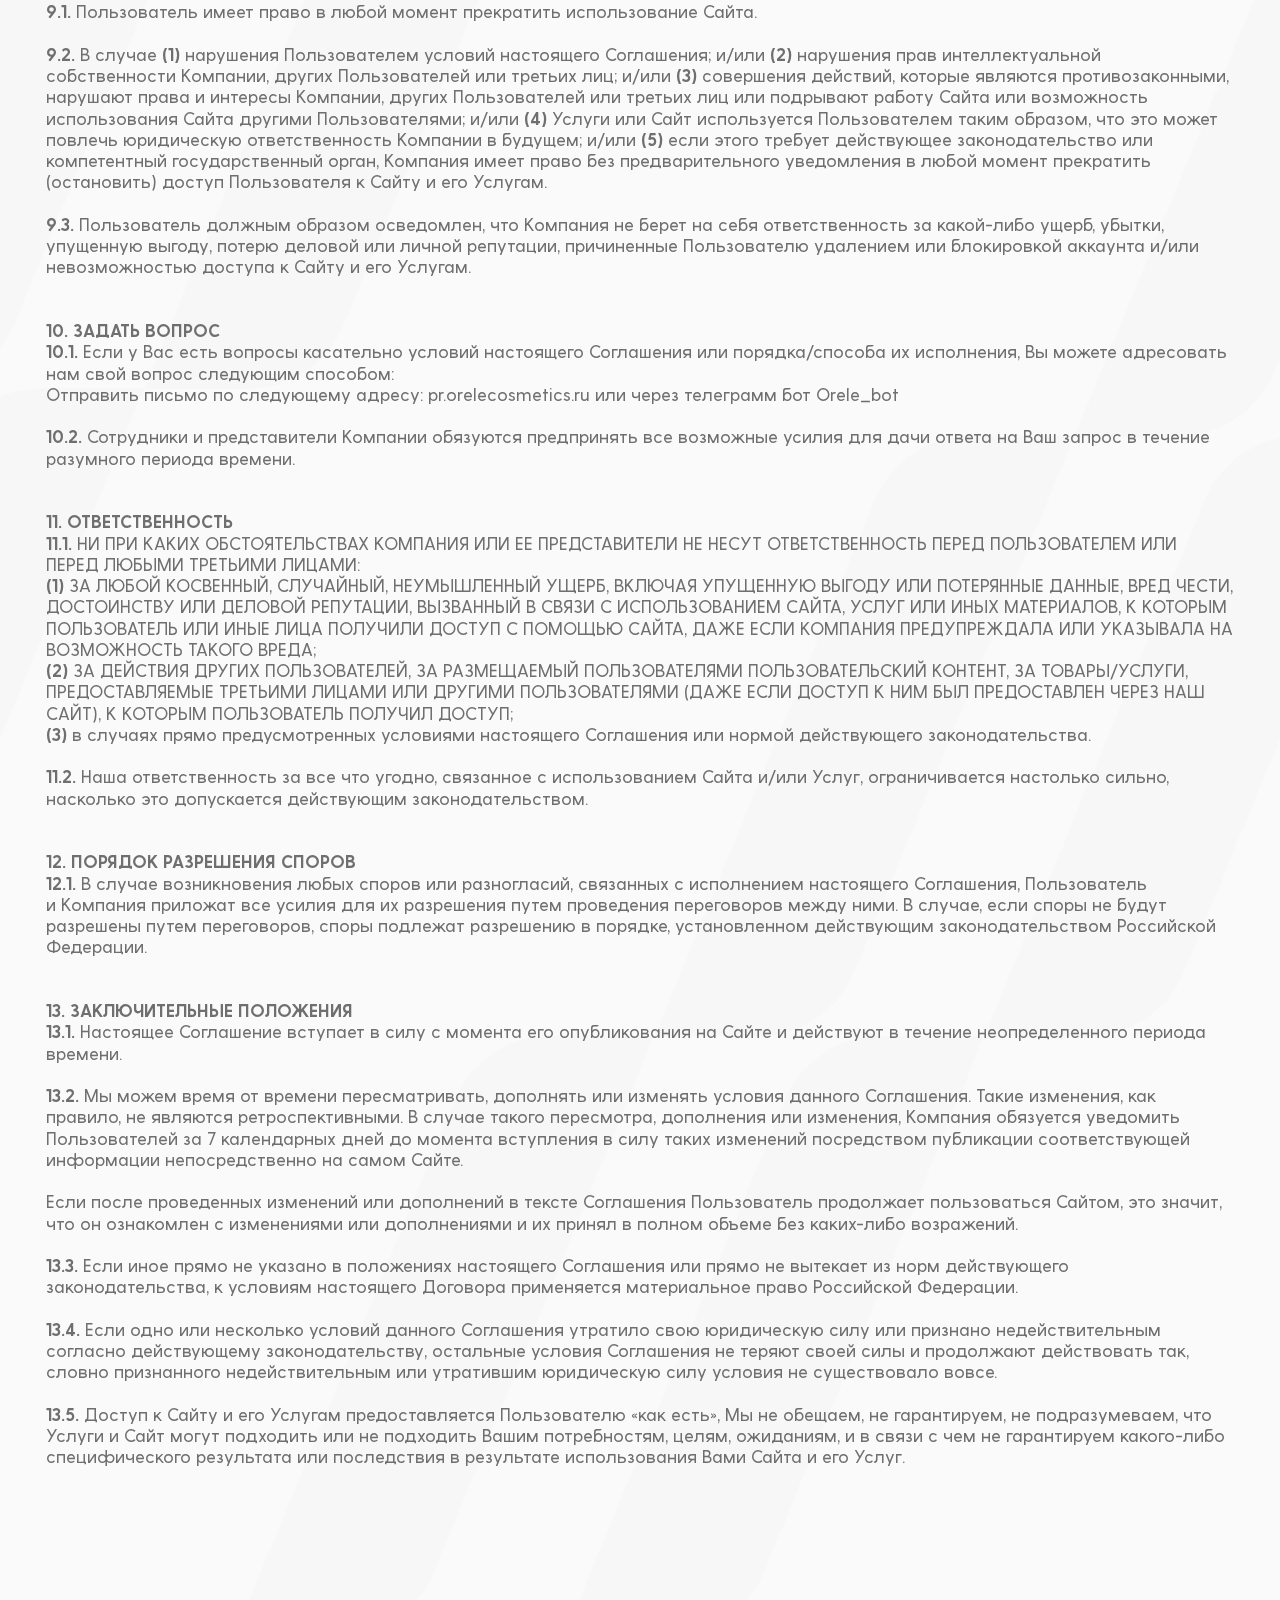
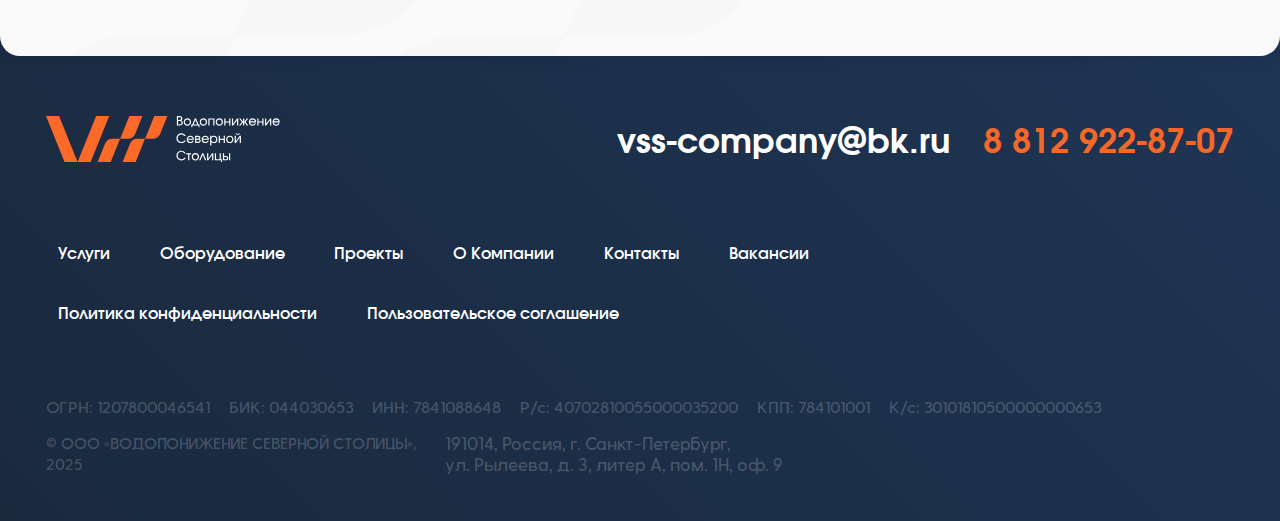
<file: agreement.html>
<!DOCTYPE html>
<html lang="ru">

<head>
	<title>Пользовательское соглашение | ВСС</title>
	<meta charset="UTF-8">
	<meta name="format-detection" content="telephone=no">
	<link rel="stylesheet" href="css/style.min.css?_v=20250417194628">
	<meta name="robots" content="noindex, nofollow">
	<meta name="viewport" content="width=device-width, initial-scale=1.0">

	<!-- Preload Greycliff CF шрифты -->
	<link rel="preload" href="fonts/GreycliffCF-Bold.woff2" as="font" type="font/woff2" crossorigin>
	<link rel="preload" href="fonts/GreycliffCF-DemiBold.woff2" as="font" type="font/woff2" crossorigin>
	<link rel="preload" href="fonts/GreycliffCF-Medium.woff2" as="font" type="font/woff2" crossorigin>

	<!-- Preload Involve шрифты -->
	<link rel="preload" href="fonts/Involve-Bold.woff2" as="font" type="font/woff2" crossorigin>
	<link rel="preload" href="fonts/Involve-Medium.woff2" as="font" type="font/woff2" crossorigin>
	<link rel="preload" href="fonts/Involve-SemiBold.woff2" as="font" type="font/woff2" crossorigin>
</head>

<body>
	<div class="wrapper">
		<header class="header header--page">
			<div class="header__container">
				<div class="header__wrapper">

					<a href="index.html" class="header__logo-link">
						<div class="header__logo">
							<img src="img/vss-logo.svg" alt="Всс лого" width="75" height="28">
						</div>
					</a>

					<div class="header__menu menu">

						<div class="menu__body">

							<nav class="menu__nav">
								<ul class="menu__list">

									<li class="menu__item menu-item menu-item--header">
										<a href="services.html" class="menu-item__link link link-padding link-states">Услуги</a>
										<svg width="20" height="20" viewBox="0 0 20 20" fill="none" xmlns="http://www.w3.org/2000/svg" class="menu-item__arrow-link arrow-link">
											<path d="M4.69731 7.23338L11.7684 7.23338H12.7694L12.7738 8.23438V15.3054L12.7738 16.3064L11.7728 16.3064H10.7718V15.3054L10.7696 10.6496V9.23316H9.35758L4.69731 9.23537H3.69631V8.23438V7.23338L4.69731 7.23338Z" fill="white" />
										</svg>
									</li>

									<li class="menu__item menu-item menu-item--header">
										<a href="equipment.html" class="menu-item__link link link-padding link-states">Оборудование</a>
										<svg width="20" height="20" viewBox="0 0 20 20" fill="none" xmlns="http://www.w3.org/2000/svg" class="menu-item__arrow-link arrow-link">
											<path d="M4.69731 7.23338L11.7684 7.23338H12.7694L12.7738 8.23438V15.3054L12.7738 16.3064L11.7728 16.3064H10.7718V15.3054L10.7696 10.6496V9.23316H9.35758L4.69731 9.23537H3.69631V8.23438V7.23338L4.69731 7.23338Z" fill="white" />
										</svg>
									</li>

									<li class="menu__item menu-item menu-item--header">
										<a href="projects.html" class="menu-item__link link link-padding link-states">Проекты</a>
										<svg width="20" height="20" viewBox="0 0 20 20" fill="none" xmlns="http://www.w3.org/2000/svg" class="menu-item__arrow-link arrow-link">
											<path d="M4.69731 7.23338L11.7684 7.23338H12.7694L12.7738 8.23438V15.3054L12.7738 16.3064L11.7728 16.3064H10.7718V15.3054L10.7696 10.6496V9.23316H9.35758L4.69731 9.23537H3.69631V8.23438V7.23338L4.69731 7.23338Z" fill="white" />
										</svg>
									</li>

									<li class="menu__item menu-item menu-item--header">
										<a href="about-us.html" class="menu-item__link link link-padding link-states">О Компании</a>
										<svg width="20" height="20" viewBox="0 0 20 20" fill="none" xmlns="http://www.w3.org/2000/svg" class="menu-item__arrow-link arrow-link">
											<path d="M4.69731 7.23338L11.7684 7.23338H12.7694L12.7738 8.23438V15.3054L12.7738 16.3064L11.7728 16.3064H10.7718V15.3054L10.7696 10.6496V9.23316H9.35758L4.69731 9.23537H3.69631V8.23438V7.23338L4.69731 7.23338Z" fill="white" />
										</svg>
									</li>

									<li class="menu__item menu-item menu-item--header">
										<a href="contacts.html" class="menu-item__link link link-padding link-states">Контакты</a>
										<svg width="20" height="20" viewBox="0 0 20 20" fill="none" xmlns="http://www.w3.org/2000/svg" class="menu-item__arrow-link arrow-link">
											<path d="M4.69731 7.23338L11.7684 7.23338H12.7694L12.7738 8.23438V15.3054L12.7738 16.3064L11.7728 16.3064H10.7718V15.3054L10.7696 10.6496V9.23316H9.35758L4.69731 9.23537H3.69631V8.23438V7.23338L4.69731 7.23338Z" fill="white" />
										</svg>
									</li>

									<li class="menu__item menu-item menu-item--header">
										<a href="jobs.html" class="menu-item__link link link-padding link-states">Вакансии</a>
										<svg width="20" height="20" viewBox="0 0 20 20" fill="none" xmlns="http://www.w3.org/2000/svg" class="menu-item__arrow-link arrow-link">
											<path d="M4.69731 7.23338L11.7684 7.23338H12.7694L12.7738 8.23438V15.3054L12.7738 16.3064L11.7728 16.3064H10.7718V15.3054L10.7696 10.6496V9.23316H9.35758L4.69731 9.23537H3.69631V8.23438V7.23338L4.69731 7.23338Z" fill="white" />
										</svg>
									</li>

								</ul>
							</nav>

							<div class="menu__contacts">
								<div class="contact contact--header">

									<span class="contact__caption link inactive">Звоните</span>

									<a href="tel:+78129228707" class="contact__link contact__link--accent link-states">8 812
										922-87-07</a>

								</div>

								<div class="contact contact--header">

									<span class="contact__caption link inactive">Пишите</span>

									<a href="mailto:vss-company@bk.ru" class="contact__link link-states">vss-company@bk.ru</a>

								</div>
							</div>

						</div>

						<button type="button" aria-label="Открыть/Закрыть меню" class="menu__icon icon-menu"><span></span></button>

					</div>

					<address class="header__contacts">

						<a href="mailto:vss-company@bk.ru" class="header__contacts-link link link-states link-padding">vss-company@bk.ru</a>

						<a href="tel:+78129228707" class="header__contacts-btn btn btn--secondary-color">

							<div class="btn__icon">
								<svg width="24" height="24" viewBox="0 0 24 24" fill="none" xmlns="http://www.w3.org/2000/svg">
									<path d="M12.8438 3.00079C17.3473 3.00079 21 6.65337 21 11.1567C21 11.6242 20.6238 12.0004 20.1562 12.0004C19.6887 12.0004 19.3125 11.6242 19.3125 11.1567C19.3125 7.58497 16.4156 4.68822 12.8438 4.68822C12.3762 4.68822 12 4.31206 12 3.84451C12 3.37695 12.3762 3.00079 12.8438 3.00079ZM13.125 9.7505C13.4234 9.7505 13.7095 9.86902 13.9205 10.08C14.1315 10.291 14.25 10.5771 14.25 10.8754C14.25 11.1738 14.1315 11.4599 13.9205 11.6709C13.7095 11.8819 13.4234 12.0004 13.125 12.0004C12.8266 12.0004 12.5405 11.8819 12.3295 11.6709C12.1185 11.4599 12 11.1738 12 10.8754C12 10.5771 12.1185 10.291 12.3295 10.08C12.5405 9.86902 12.8266 9.7505 13.125 9.7505ZM12 7.21936C12 6.7518 12.3762 6.37564 12.8438 6.37564C15.484 6.37564 17.625 8.51657 17.625 11.1567C17.625 11.6242 17.2488 12.0004 16.7812 12.0004C16.3137 12.0004 15.9375 11.6242 15.9375 11.1567C15.9375 9.44817 14.5523 8.06307 12.8438 8.06307C12.3762 8.06307 12 7.68691 12 7.21936ZM7.13086 3.05001C7.81289 2.86369 8.52656 3.21172 8.79727 3.8656L10.2035 7.24045C10.4426 7.81347 10.2773 8.4779 9.7957 8.86811L8.0625 10.2884C9.2332 12.7633 11.2371 14.7671 13.7121 15.9377L15.1289 14.2046C15.5227 13.723 16.1836 13.5578 16.7566 13.7968L20.1316 15.203C20.7855 15.4737 21.1336 16.1873 20.9473 16.8693L20.1035 19.9629C19.9383 20.5746 19.3828 21 18.75 21C10.0523 21 3 13.948 3 5.25069C3 4.61791 3.42539 4.06246 4.03711 3.89372L7.13086 3.05001Z" fill="white" />
								</svg>
							</div>

							<span class="btn__text link">8 812 922-87-07</span>

						</a>

					</address>

				</div>
			</div>
		</header>
		<main class="page">

			<section class="hero-page">

				<div class="hero-page__container">

					<div class="hero-page__content-wrapper">

						<div class="hero-page__header">
							<span class="hero-page__company-name text-inverse">
								Водопонижение<br> Северной Столицы
							</span>

							<ul class="hero-page__breadcrumbs">

								<li class="hero-page__breadcrumbs-item">
									<a href="index.html" class="hero-page__breadcrumbs-link link link-states">ВСС</a>
								</li>

								<li class="hero-page__breadcrumbs-item">
									<a href="agreement.html" class="hero-page__breadcrumbs-link link link-states">Пользовательское
										соглашение</a>
								</li>

							</ul>
						</div>

						<h1 class="hero-page__title heading-01">
							Соглашения и конфиденциальность
						</h1>

					</div>

				</div>

			</section>

			<div class="main-body main-body--page">

				<section class="legal">
					<div class="legal__container">

						<div class="section-name section-name--line"><span class="section-name__text">Условия</span>
						</div>

						<div class="legal__title-group title-group">

							<h2 class="title-group__title heading-03">Пользовательское соглашение для веб-сайта
							</h2>

						</div>

						<div class="legal__body">


							<p><strong>1. ОПРЕДЕЛЕНИЕ ПОНЯТИЙ</strong><br>В&nbsp;тексте настоящего Соглашения
								нижеизложенным терминам дано следующее значение:<br>«<strong>Сайт</strong>» означает
								следующий сайт: orelecosmetics.ru который принадлежит
								Компании.<br>«<strong>Пользователь</strong>», «<strong>Вы</strong>»,
								«<strong>Ваш</strong>», «<strong>Вас</strong>», «<strong>Вами</strong>» или
								какие-либо другие схожие производные (в&nbsp;зависимости от&nbsp;контекста) означает
								лицо, которое&nbsp;<strong>(1)</strong>&nbsp;пользуется Сайтом и/или получило доступ
								к&nbsp;его Контенту; и&nbsp;<strong>(2)</strong>&nbsp;дало свое согласие
								на&nbsp;соблюдение правил пользования Сайтом, изложенных в&nbsp;тексте данного
								Соглашения, путем использования данного Сайта.<br><br></p>



							<p>«<strong>Компания</strong>», «<strong>Мы</strong>», «<strong>Наш</strong>»,
								«<strong>Нас</strong>», «<strong>Нами</strong>» или какие-либо другие схожие
								производные (в&nbsp;зависимости от&nbsp;контекста) означает следующее лицо:
								ООО&nbsp;ОРИЛИ, адрес местонахождения: 190 000, г. Санкт-Петербург,
								ул.&nbsp;Рылеева, д.&nbsp;3, литера А, пом. 1Н, офис 14 (включая, его филиалы
								и&nbsp;представительства как на&nbsp;территории Российской Федерации, так
								и&nbsp;за&nbsp;ее пределами, а&nbsp;также какие-либо другие лица, созданные
								в&nbsp;результате реорганизации Компании), которое является владельцем Сайта или
								им&nbsp;управляет.<br><br></p>



							<p>«<strong>Контент сайта</strong>» означает все объекты, размещенные Компанией и/или
								третьими лицами (с&nbsp;разрешения Компании) на&nbsp;Сайте, в&nbsp;том числе
								элементы дизайна, текст, графические изображения, иллюстрации, видео, программы,
								музыка, звуки, информация, уведомления и&nbsp;какие-либо другие объекты схожего
								назначения, их&nbsp;подборки или комбинации.<br><br></p>



							<p>«<strong>ПО&nbsp;сайта</strong>» означает программное обеспечение, разработанное
								Компанией (и/или третьими лицами по&nbsp;поручению Компании) для&nbsp;Сайта,
								включая, однако не&nbsp;ограничиваясь, весь софт, скрипты, коды (HTML коды),
								программы и&nbsp;т.&nbsp;п.<br>«<strong>Услуги</strong>» означает совокупно Контент
								сайта и&nbsp;ПО сайта.<br><br></p>



							<p><br><strong>2. ПРИСОЕДИНЕНИЕ
									К&nbsp;СОГЛАШЕНИЮ</strong><br><strong>2.1.</strong>&nbsp;Пользователи используют
								Сайт для&nbsp;следующих целей:<br>ознакомление с&nbsp;брендом, его товарами
								и&nbsp;путями их&nbsp;покупки.<br>Для&nbsp;покупки товара, представленного
								на&nbsp;сайте, Пользователь переходит по&nbsp;ссылкам на&nbsp;внешние маркетплейсы,
								которые несут дальнейшую ответственность по&nbsp;купле-продаже товара. Покупки
								на&nbsp;самом сайте не&nbsp;предусмотрено. Компания ОРИЛИ не&nbsp;несет
								ответственность, не&nbsp;предусмотренную в&nbsp;рамках договора и&nbsp;соглашения
								между Компанией и&nbsp;маркетплейсами.<br><br></p>



							<p><strong>2.2.</strong>&nbsp;Настоящее Пользовательское соглашение (далее
								«<strong>Соглашение</strong>») определяет правила и&nbsp;порядок использования Сайта
								и&nbsp;Услуг, права и&nbsp;обязанности Пользователей, а&nbsp;также регулирует
								поведение Пользователей при получении доступа к&nbsp;Сайту и&nbsp;Услугам.<br><br>
							</p>



							<p><strong>2.3.</strong>&nbsp;Пользователь принимает условия данного Соглашения
								посредством продолжения использования Сайта.<br><br></p>



							<p><strong>2.4.</strong>&nbsp;Данное Соглашение является обязательным для&nbsp;его
								сторон (т.е. для&nbsp;Компании и&nbsp;Пользователя). Уступка Пользователем своих
								прав по&nbsp;данному Соглашению возможна только после получения предварительного
								письменного согласия от&nbsp;Компании.<br><br></p>



							<p><br><strong>3. ПОЛЬЗОВАТЕЛИ САЙТА</strong><br><strong>Общие критерии
									и&nbsp;возраст</strong><br><strong>3.1.</strong>&nbsp;Для&nbsp;использования
								Сайта Пользователи должны соответствовать следующим критериям
								(совокупно):<br><strong>(1)</strong>&nbsp;быть не&nbsp;младше
								7-лет;<br><strong>(2)</strong>&nbsp;не&nbsp;быть ограниченным в&nbsp;праве доступа
								к&nbsp;Сайту и&nbsp;Услугам на&nbsp;основании решения суда, вступившего
								в&nbsp;законную силу, или в&nbsp;случаях, предусмотренных действующим
								законодательством или условиями данного Соглашения.<br><br></p>



							<p><strong>3.2.</strong>&nbsp;Для&nbsp;использования Сайта не&nbsp;требуется прохождение
								какой-либо регистрации.<br><br></p>



							<p><br><strong>4. ИНТЕЛЛЕКТУАЛЬНАЯ
									СОБСТВЕННОСТЬ</strong><br><strong>4.1.&nbsp;</strong>Компании принадлежат все
								без исключения права собственности, включая имущественные права интеллектуальной
								собственности, на&nbsp;весь Контент сайта, а&nbsp;также&nbsp;ПО сайта. ПО&nbsp;сайта
								и&nbsp;Контент сайта защищены авторским правом в&nbsp;порядке, предусмотренном
								действующим гражданским законодательством Российской Федерации, а&nbsp;также
								международными договорами и&nbsp;конвенциями в&nbsp;области защиты объектов
								интеллектуальной собственности.<br><br></p>



							<p><strong>4.2.</strong>&nbsp;Пользователям запрещено копировать, воспроизводить,
								модифицировать, компилировать, распространять, отображать в&nbsp;какой-либо форме,
								публиковать, скачивать, передавать, продавать или иным способом распространять или
								использовать Контент сайта и&nbsp;ПО сайта, кроме случаев, когда такие действия
								ПРЯМО разрешены условиями данного Соглашения или действующим законодательством
								Российской Федерации.<br><br></p>



							<p><strong>4.3.</strong>&nbsp;Ничто в&nbsp;тексте данного Соглашения не&nbsp;может быть
								истолковано как передача Пользователю каких-либо исключительных прав на&nbsp;Контент
								сайта (полностью или в&nbsp;отдельной части) и/или&nbsp;ПО сайта.<br><br></p>



							<p><strong>4.4.&nbsp;</strong>Компания владеет всеми правами в&nbsp;отношении торговых
								марок, коммерческих (бизнес) наименований, брендов, логотипов, зарегистрированных
								на&nbsp;ее&nbsp;имя (далее «<strong>Торговые марки»</strong>). Такие Торговые марки
								защищаются действующим законодательством и&nbsp;НИЧТО в&nbsp;тексте данного
								Соглашения не&nbsp;может быть истолковано как передача какой-либо лицензии
								Пользователю на&nbsp;использование таких Торговых марок.<br><br></p>



							<p><br><strong>5. ПОРЯДОК РАБОТЫ С&nbsp;САЙТОМ</strong><br><strong>Правила поведения
									на&nbsp;сайте</strong><br><strong>5.1.&nbsp;</strong>Во&nbsp;время использования
								Сайта Пользователь обязуется придерживаться следующих
								правил:<br><strong>(1)</strong>&nbsp;соблюдать все обязательства, взятые
								на&nbsp;себя Пользователем в&nbsp;связи с&nbsp;присоединением к&nbsp;данному
								Соглашению;<br><strong>(2)</strong>&nbsp;не&nbsp;совершать какие-либо действия
								(с&nbsp;использованием средств автоматизации или без таких средств), направленные
								на&nbsp;сбор каких-либо персональных данных других
								Пользователей;<br><strong>(3)</strong>&nbsp;не&nbsp;предпринимать какие-либо
								действия и&nbsp;не&nbsp;помогать третьим лицам в&nbsp;совершении действий,
								направленных на&nbsp;подрыв работы Сайта, включая, однако
								не&nbsp;ограничиваясь,&nbsp;<strong>(а)</strong>&nbsp;загружать вирусы или
								вредоносный код;&nbsp;<strong>(б)</strong>&nbsp;совершать действия, которые могут
								привести к&nbsp;отключению Сайта, к&nbsp;нарушению нормальной работы Сайта
								или&nbsp;ПО сайта, или к&nbsp;ухудшению внешнего вида Сайта и/или Контента
								Сайта.<br><strong>(4)</strong>&nbsp;не&nbsp;предпринимать какие-либо иные действия,
								которые являются незаконными, мошенническими, дискриминационными или вводящими
								в&nbsp;заблуждение.<br><strong>Отзывы о&nbsp;работе сайта</strong><br><br></p>



							<p><strong>5.2.</strong>&nbsp;Каждый Пользователь время от&nbsp;времени имеет право
								(но&nbsp;не&nbsp;обязанность) оставлять или направлять свои идеи, отзывы,
								предложения или проекты, направленные на&nbsp;улучшение работы Сайта или качества
								предоставляемых Услуг. Такие отзывы могут быть направлены Пользователем следующим
								способом:<br>Отправить письмо на&nbsp;почту pr.orelecosmetics.ru или написать
								в&nbsp;телеграмм чат Компании Orele_bot<br><br></p>



							<p><strong>5.3.</strong>&nbsp;В&nbsp;случае направления такой идеи, отзыва, предложения
								или проекта Пользователь автоматически предоставляет нам неисключительную,
								не&nbsp;требующую лицензионных отчислений, действующую по&nbsp;всему миру лицензию
								с&nbsp;правом передачи и&nbsp;выдачи сублицензий на&nbsp;хранение, использование,
								распространение, изменение, запуск, копирование, публичное исполнение или показ,
								перевод Ваших идей, отзывов, предложений или проектов, а&nbsp;также создание
								производных работ на&nbsp;их&nbsp;основе.<br><br></p>



							<p><br><strong>6. РАЗМЕЩЕНИЕ РЕКЛАМЫ&nbsp;НА САЙТЕ</strong><br><strong>Размещение
									рекламы компанией</strong><br><strong>6.1.</strong>&nbsp;Компания имеет право
								время от&nbsp;времени размещать на&nbsp;Сайте какие-либо рекламные или маркетинговые
								материалы.<br><br></p>



							<p><strong>Размещение рекламы третьими
									лицами</strong><br><strong>6.2.</strong>&nbsp;Контент сайта может содержать
								ссылки на&nbsp;веб-сайты третьих лиц и/или рекламные или маркетинговые материалы
								о&nbsp;товарах/услугах, предоставленные такими третьими лицами (далее
								«<strong>Реклама третьих лиц</strong>»). КОМПАНИЯ&nbsp;НЕ БЕРЕТ&nbsp;НА СЕБЯ
								КАКУЮ-ЛИБО ОТВЕТСТВЕННОСТЬ&nbsp;<strong>(1)</strong>&nbsp;ЗА&nbsp;СОДЕРЖАНИЕ РЕКЛАМЫ
								ТРЕТЬИХ ЛИЦ, А&nbsp;ТАКЖЕ&nbsp;ЗА НАЛИЧИЕ, КАЧЕСТВО И&nbsp;БЕЗОПАСНОСТЬ ПРОДВИГАЕМЫХ
								ТОВАРОВ/УСЛУГ В&nbsp;ТАКОЙ РЕКЛАМЕ;
								и&nbsp;<strong>(2)</strong>&nbsp;ЗА&nbsp;КАКИЕ-ЛИБО УБЫТКИ, ПОТЕРИ ИЛИ УЩЕРБ,
								ПОНЕСЕННЫЕ ИЛИ ПРИЧИНЕННЫЕ ПОЛЬЗОВАТЕЛЮ В&nbsp;РЕЗУЛЬТАТЕ ПРОЧТЕНИЯ&nbsp;ИМ ТАКОЙ
								РЕКЛАМЫ, ИСПОЛЬЗОВАНИЯ&nbsp;ИМ ПРОДВИГАЕМЫХ В&nbsp;РЕКЛАМЕ ТРЕТЬИХ ЛИЦ
								ТОВАРОВ/УСЛУГ.<br><br></p>



							<p><strong>6.3.</strong>&nbsp;В&nbsp;случае перехода на&nbsp;другой сайт через
								размещенную на&nbsp;Сайте Рекламу третьих лиц, Компания не&nbsp;может гарантировать,
								что такой веб-сайт является безопасным для&nbsp;Пользователя и/или его компьютера.
								Ни&nbsp;что в&nbsp;тексте данного Соглашения не&nbsp;должно быть истолковано как
								заверение, поощрение, рекомендация или побуждение Пользователя воспользоваться
								Рекламой третьих лиц, посетить какие-либо сайты третьих лиц, а&nbsp;также
								попробовать, приобрести, воспользоваться какими-либо товарами/услугами третьих
								лиц.<br><br></p>



							<p><br><strong>7. СОВЕРШЕНИЕ ПОКУПОК ЧЕРЕЗ
									САЙТ</strong><br><strong>7.1.</strong>&nbsp;Сайт не&nbsp;предоставляет
								возможность покупки каких-либо товаров/услуг через него.<br><br></p>



							<p><br><strong>8. ОФОРМЛЕНИЕ ПОДПИСКИ&nbsp;НА
									САЙТЕ</strong><br><strong>8.1.</strong>&nbsp;Доступ к&nbsp;Сайту
								и&nbsp;к&nbsp;его Услугам не&nbsp;предполагает от&nbsp;Пользователей оформления
								какой-либо подписки.<br><br></p>



							<p><br><strong>9. ПРЕКРАЩЕНИЕ ДОСТУПА
									К&nbsp;САЙТУ</strong><br><strong>9.1.&nbsp;</strong>Пользователь имеет право
								в&nbsp;любой момент прекратить использование Сайта.<br><br></p>



							<p><strong>9.2.</strong>&nbsp;В&nbsp;случае&nbsp;<strong>(1)</strong>&nbsp;нарушения
								Пользователем условий настоящего Соглашения;
								и/или&nbsp;<strong>(2)</strong>&nbsp;нарушения прав интеллектуальной собственности
								Компании, других Пользователей или третьих лиц;
								и/или&nbsp;<strong>(3)</strong>&nbsp;совершения действий, которые являются
								противозаконными, нарушают права и&nbsp;интересы Компании, других Пользователей или
								третьих лиц или подрывают работу Сайта или возможность использования Сайта другими
								Пользователями; и/или&nbsp;<strong>(4)</strong>&nbsp;Услуги или Сайт используется
								Пользователем таким образом, что это может повлечь юридическую ответственность
								Компании в&nbsp;будущем; и/или&nbsp;<strong>(5)</strong>&nbsp;если этого требует
								действующее законодательство или компетентный государственный орган, Компания имеет
								право без предварительного уведомления в&nbsp;любой момент прекратить (остановить)
								доступ Пользователя к&nbsp;Сайту и&nbsp;его Услугам.<br><br></p>



							<p><strong>9.3.</strong>&nbsp;Пользователь должным образом осведомлен, что Компания
								не&nbsp;берет на&nbsp;себя ответственность за&nbsp;какой-либо ущерб, убытки,
								упущенную выгоду, потерю деловой или личной репутации, причиненные Пользователю
								удалением или блокировкой аккаунта и/или невозможностью доступа к&nbsp;Сайту
								и&nbsp;его Услугам.<br><br></p>



							<p><br><strong>10. ЗАДАТЬ ВОПРОС</strong><br><strong>10.1.&nbsp;</strong>Если у&nbsp;Вас
								есть вопросы касательно условий настоящего Соглашения или порядка/способа
								их&nbsp;исполнения, Вы&nbsp;можете адресовать нам свой вопрос следующим
								способом:<br>Отправить письмо по&nbsp;следующему адресу: pr.orelecosmetics.ru или
								через телеграмм бот Orele_bot<br><br></p>



							<p><strong>10.2.</strong>&nbsp;Сотрудники и&nbsp;представители Компании обязуются
								предпринять все возможные усилия для&nbsp;дачи ответа на&nbsp;Ваш запрос
								в&nbsp;течение разумного периода времени.<br><br></p>



							<p><br><strong>11. ОТВЕТСТВЕННОСТЬ</strong><br><strong>11.1.</strong>&nbsp;НИ&nbsp;ПРИ
								КАКИХ ОБСТОЯТЕЛЬСТВАХ КОМПАНИЯ ИЛИ&nbsp;ЕЕ ПРЕДСТАВИТЕЛИ&nbsp;НЕ НЕСУТ
								ОТВЕТСТВЕННОСТЬ ПЕРЕД ПОЛЬЗОВАТЕЛЕМ ИЛИ ПЕРЕД ЛЮБЫМИ ТРЕТЬИМИ
								ЛИЦАМИ:<br><strong>(1)</strong>&nbsp;ЗА&nbsp;ЛЮБОЙ КОСВЕННЫЙ, СЛУЧАЙНЫЙ,
								НЕУМЫШЛЕННЫЙ УЩЕРБ, ВКЛЮЧАЯ УПУЩЕННУЮ ВЫГОДУ ИЛИ ПОТЕРЯННЫЕ ДАННЫЕ, ВРЕД ЧЕСТИ,
								ДОСТОИНСТВУ ИЛИ ДЕЛОВОЙ РЕПУТАЦИИ, ВЫЗВАННЫЙ В&nbsp;СВЯЗИ С&nbsp;ИСПОЛЬЗОВАНИЕМ
								САЙТА, УСЛУГ ИЛИ ИНЫХ МАТЕРИАЛОВ, К&nbsp;КОТОРЫМ ПОЛЬЗОВАТЕЛЬ ИЛИ ИНЫЕ ЛИЦА ПОЛУЧИЛИ
								ДОСТУП С&nbsp;ПОМОЩЬЮ САЙТА, ДАЖЕ ЕСЛИ КОМПАНИЯ ПРЕДУПРЕЖДАЛА ИЛИ УКАЗЫВАЛА&nbsp;НА
								ВОЗМОЖНОСТЬ ТАКОГО ВРЕДА;<br><strong>(2)</strong>&nbsp;ЗА&nbsp;ДЕЙСТВИЯ ДРУГИХ
								ПОЛЬЗОВАТЕЛЕЙ, ЗА&nbsp;РАЗМЕЩАЕМЫЙ ПОЛЬЗОВАТЕЛЯМИ ПОЛЬЗОВАТЕЛЬСКИЙ КОНТЕНТ,
								ЗА&nbsp;ТОВАРЫ/УСЛУГИ, ПРЕДОСТАВЛЯЕМЫЕ ТРЕТЬИМИ ЛИЦАМИ ИЛИ ДРУГИМИ ПОЛЬЗОВАТЕЛЯМИ
								(ДАЖЕ ЕСЛИ ДОСТУП К&nbsp;НИМ БЫЛ ПРЕДОСТАВЛЕН ЧЕРЕЗ НАШ САЙТ), К&nbsp;КОТОРЫМ
								ПОЛЬЗОВАТЕЛЬ ПОЛУЧИЛ ДОСТУП;<br><strong>(3)</strong>&nbsp;в&nbsp;случаях прямо
								предусмотренных условиями настоящего Соглашения или нормой действующего
								законодательства.<br><br></p>



							<p><strong>11.2.</strong>&nbsp;Наша ответственность за&nbsp;все что угодно, связанное
								с&nbsp;использованием Сайта и/или Услуг, ограничивается настолько сильно, насколько
								это допускается действующим законодательством.<br><br></p>



							<p><br><strong>12. ПОРЯДОК РАЗРЕШЕНИЯ
									СПОРОВ</strong><br><strong>12.1.</strong>&nbsp;В&nbsp;случае возникновения любых
								споров или разногласий, связанных с&nbsp;исполнением настоящего Соглашения,
								Пользователь и&nbsp;Компания приложат все усилия для&nbsp;их&nbsp;разрешения путем
								проведения переговоров между ними. В&nbsp;случае, если споры не&nbsp;будут разрешены
								путем переговоров, споры подлежат разрешению в&nbsp;порядке, установленном
								действующим законодательством Российской Федерации.<br><br></p>



							<p><br><strong>13. ЗАКЛЮЧИТЕЛЬНЫЕ
									ПОЛОЖЕНИЯ</strong><br><strong>13.1.</strong>&nbsp;Настоящее Соглашение вступает
								в&nbsp;силу с&nbsp;момента его опубликования на&nbsp;Сайте и&nbsp;действуют
								в&nbsp;течение неопределенного периода времени.<br><br></p>



							<p><strong>13.2.</strong>&nbsp;Мы&nbsp;можем время от&nbsp;времени пересматривать,
								дополнять или изменять условия данного Соглашения. Такие изменения, как правило,
								не&nbsp;являются ретроспективными. В&nbsp;случае такого пересмотра, дополнения или
								изменения, Компания обязуется уведомить Пользователей за&nbsp;7 календарных дней
								до&nbsp;момента вступления в&nbsp;силу таких изменений посредством публикации
								соответствующей информации непосредственно на&nbsp;самом Сайте.<br><br></p>



							<p>Если после проведенных изменений или дополнений в&nbsp;тексте Соглашения Пользователь
								продолжает пользоваться Сайтом, это значит, что он&nbsp;ознакомлен
								с&nbsp;изменениями или дополнениями и&nbsp;их&nbsp;принял в&nbsp;полном объеме без
								каких-либо возражений.<br><br></p>



							<p><strong>13.3.</strong>&nbsp;Если иное прямо не&nbsp;указано в&nbsp;положениях
								настоящего Соглашения или прямо не&nbsp;вытекает из&nbsp;норм действующего
								законодательства, к&nbsp;условиям настоящего Договора применяется материальное право
								Российской Федерации.<br><br></p>



							<p><strong>13.4.</strong>&nbsp;Если одно или несколько условий данного Соглашения
								утратило свою юридическую силу или признано недействительным согласно действующему
								законодательству, остальные условия Соглашения не&nbsp;теряют своей силы
								и&nbsp;продолжают действовать так, словно признанного недействительным или
								утратившим юридическую силу условия не&nbsp;существовало вовсе.<br><br></p>



							<p><strong>13.5.</strong>&nbsp;Доступ к&nbsp;Сайту и&nbsp;его Услугам предоставляется
								Пользователю «как есть», Мы&nbsp;не&nbsp;обещаем, не&nbsp;гарантируем,
								не&nbsp;подразумеваем, что Услуги и&nbsp;Сайт могут подходить или не&nbsp;подходить
								Вашим потребностям, целям, ожиданиям, и&nbsp;в&nbsp;связи с&nbsp;чем
								не&nbsp;гарантируем какого-либо специфического результата или последствия
								в&nbsp;результате использования Вами Сайта и&nbsp;его Услуг.<br><br></p>

						</div>

					</div>
				</section>

			</div>

		</main>
		<footer class="footer">
			<div class="footer__container">
				<div class="footer__wrapper grid-cols-12">

					<a href="index.html" class="footer__logo-link">
						<div class="footer__logo">
							<img src="img/vss-logo-name.svg" alt="Всс лого - Водопонижение Северной Столицы" width="186" height="36">
						</div>
					</a>

					<div class="footer__contacts">

						<div class="contact contact--footer">

							<span class="contact__caption link inactive">Пишите</span>

							<a href="mailto:vss-company@bk.ru" class="contact__link link-states">vss-company@bk.ru</a>

						</div>

						<div class="contact contact--footer">

							<span class="contact__caption link inactive">Звоните</span>

							<a href="tel:+78129228707" class="contact__link contact__link--accent link-states">8 812
								922-87-07</a>

						</div>

					</div>

					<div class="footer__nav">

						<ul class="footer__menu-list">

							<li class="footer__menu-item menu-item menu-item--footer">
								<a href="services.html" class="menu-item__link link link-states link-padding">Услуги</a>
								<svg width="20" height="20" viewBox="0 0 20 20" fill="none" xmlns="http://www.w3.org/2000/svg" class="menu-item__arrow-link arrow-link">
									<path d="M4.69731 7.23338L11.7684 7.23338H12.7694L12.7738 8.23438V15.3054L12.7738 16.3064L11.7728 16.3064H10.7718V15.3054L10.7696 10.6496V9.23316H9.35758L4.69731 9.23537H3.69631V8.23438V7.23338L4.69731 7.23338Z" fill="white" />
								</svg>
							</li>

							<li class="footer__menu-item menu-item menu-item--footer">
								<a href="equipment.html" class="menu-item__link link link-states link-padding">Оборудование</a>
								<svg width="20" height="20" viewBox="0 0 20 20" fill="none" xmlns="http://www.w3.org/2000/svg" class="menu-item__arrow-link arrow-link">
									<path d="M4.69731 7.23338L11.7684 7.23338H12.7694L12.7738 8.23438V15.3054L12.7738 16.3064L11.7728 16.3064H10.7718V15.3054L10.7696 10.6496V9.23316H9.35758L4.69731 9.23537H3.69631V8.23438V7.23338L4.69731 7.23338Z" fill="white" />
								</svg>
							</li>

							<li class="footer__menu-item menu-item menu-item--footer">
								<a href="projects.html" class="menu-item__link link link-states link-padding">Проекты</a>
								<svg width="20" height="20" viewBox="0 0 20 20" fill="none" xmlns="http://www.w3.org/2000/svg" class="menu-item__arrow-link arrow-link">
									<path d="M4.69731 7.23338L11.7684 7.23338H12.7694L12.7738 8.23438V15.3054L12.7738 16.3064L11.7728 16.3064H10.7718V15.3054L10.7696 10.6496V9.23316H9.35758L4.69731 9.23537H3.69631V8.23438V7.23338L4.69731 7.23338Z" fill="white" />
								</svg>
							</li>

							<li class="footer__menu-item menu-item menu-item--footer">
								<a href="about-us.html" class="menu-item__link link link-states link-padding">О Компании</a>
								<svg width="20" height="20" viewBox="0 0 20 20" fill="none" xmlns="http://www.w3.org/2000/svg" class="menu-item__arrow-link arrow-link">
									<path d="M4.69731 7.23338L11.7684 7.23338H12.7694L12.7738 8.23438V15.3054L12.7738 16.3064L11.7728 16.3064H10.7718V15.3054L10.7696 10.6496V9.23316H9.35758L4.69731 9.23537H3.69631V8.23438V7.23338L4.69731 7.23338Z" fill="white" />
								</svg>
							</li>

							<li class="footer__menu-item menu-item menu-item--footer">
								<a href="contacts.html" class="menu-item__link link link-states link-padding">Контакты</a>
								<svg width="20" height="20" viewBox="0 0 20 20" fill="none" xmlns="http://www.w3.org/2000/svg" class="menu-item__arrow-link arrow-link">
									<path d="M4.69731 7.23338L11.7684 7.23338H12.7694L12.7738 8.23438V15.3054L12.7738 16.3064L11.7728 16.3064H10.7718V15.3054L10.7696 10.6496V9.23316H9.35758L4.69731 9.23537H3.69631V8.23438V7.23338L4.69731 7.23338Z" fill="white" />
								</svg>
							</li>

							<li class="footer__menu-item menu-item menu-item--footer">
								<a href="jobs.html" class="menu-item__link link link-states link-padding">Вакансии</a>
								<svg width="20" height="20" viewBox="0 0 20 20" fill="none" xmlns="http://www.w3.org/2000/svg" class="menu-item__arrow-link arrow-link">
									<path d="M4.69731 7.23338L11.7684 7.23338H12.7694L12.7738 8.23438V15.3054L12.7738 16.3064L11.7728 16.3064H10.7718V15.3054L10.7696 10.6496V9.23316H9.35758L4.69731 9.23537H3.69631V8.23438V7.23338L4.69731 7.23338Z" fill="white" />
								</svg>
							</li>

						</ul>

						<ul class="footer__menu-list footer__menu-list--legal">

							<li class="footer__menu-item menu-item menu-item--footer menu-item--footer-no-bt">
								<a href="privacy.html" class="menu-item__link link link-states link-padding">Политика конфиденциальности</a>
								<svg width="20" height="20" viewBox="0 0 20 20" fill="none" xmlns="http://www.w3.org/2000/svg" class="menu-item__arrow-link arrow-link">
									<path d="M4.69731 7.23338L11.7684 7.23338H12.7694L12.7738 8.23438V15.3054L12.7738 16.3064L11.7728 16.3064H10.7718V15.3054L10.7696 10.6496V9.23316H9.35758L4.69731 9.23537H3.69631V8.23438V7.23338L4.69731 7.23338Z" fill="white" />
								</svg>
							</li>

							<li class="footer__menu-item menu-item menu-item--footer">
								<a href="agreement.html" class="menu-item__link link link-states link-padding">Пользовательское соглашение</a>
								<svg width="20" height="20" viewBox="0 0 20 20" fill="none" xmlns="http://www.w3.org/2000/svg" class="menu-item__arrow-link arrow-link">
									<path d="M4.69731 7.23338L11.7684 7.23338H12.7694L12.7738 8.23438V15.3054L12.7738 16.3064L11.7728 16.3064H10.7718V15.3054L10.7696 10.6496V9.23316H9.35758L4.69731 9.23537H3.69631V8.23438V7.23338L4.69731 7.23338Z" fill="white" />
								</svg>
							</li>

						</ul>

					</div>

					<div class="footer__copyright inactive">© ООО «ВОДОПОНИЖЕНИЕ СЕВЕРНОЙ СТОЛИЦЫ», 2025</div>

					<address class="footer__address inactive">191014, Россия, г. Санкт-Петербург,<br> ул. Рылеева, д. 3,
						литер А, пом. 1Н, оф. 9</address>

					<div class="footer__legal">
						<span class="footer__legal-text inactive">ОГРН: 1207800046541</span>
						<span class="footer__legal-text inactive">БИК: 044030653</span>
						<span class="footer__legal-text inactive">ИНН: 7841088648</span>
						<span class="footer__legal-text inactive">Р/с: 40702810055000035200</span>
						<span class="footer__legal-text inactive">КПП: 784101001</span>
						<span class="footer__legal-text inactive">К/с: 30101810500000000653</span>
					</div>


				</div>
			</div>
		</footer>
	</div>
	<script src="js/app.min.js?_v=20250417194628"></script>
</body>

</html>
</file>
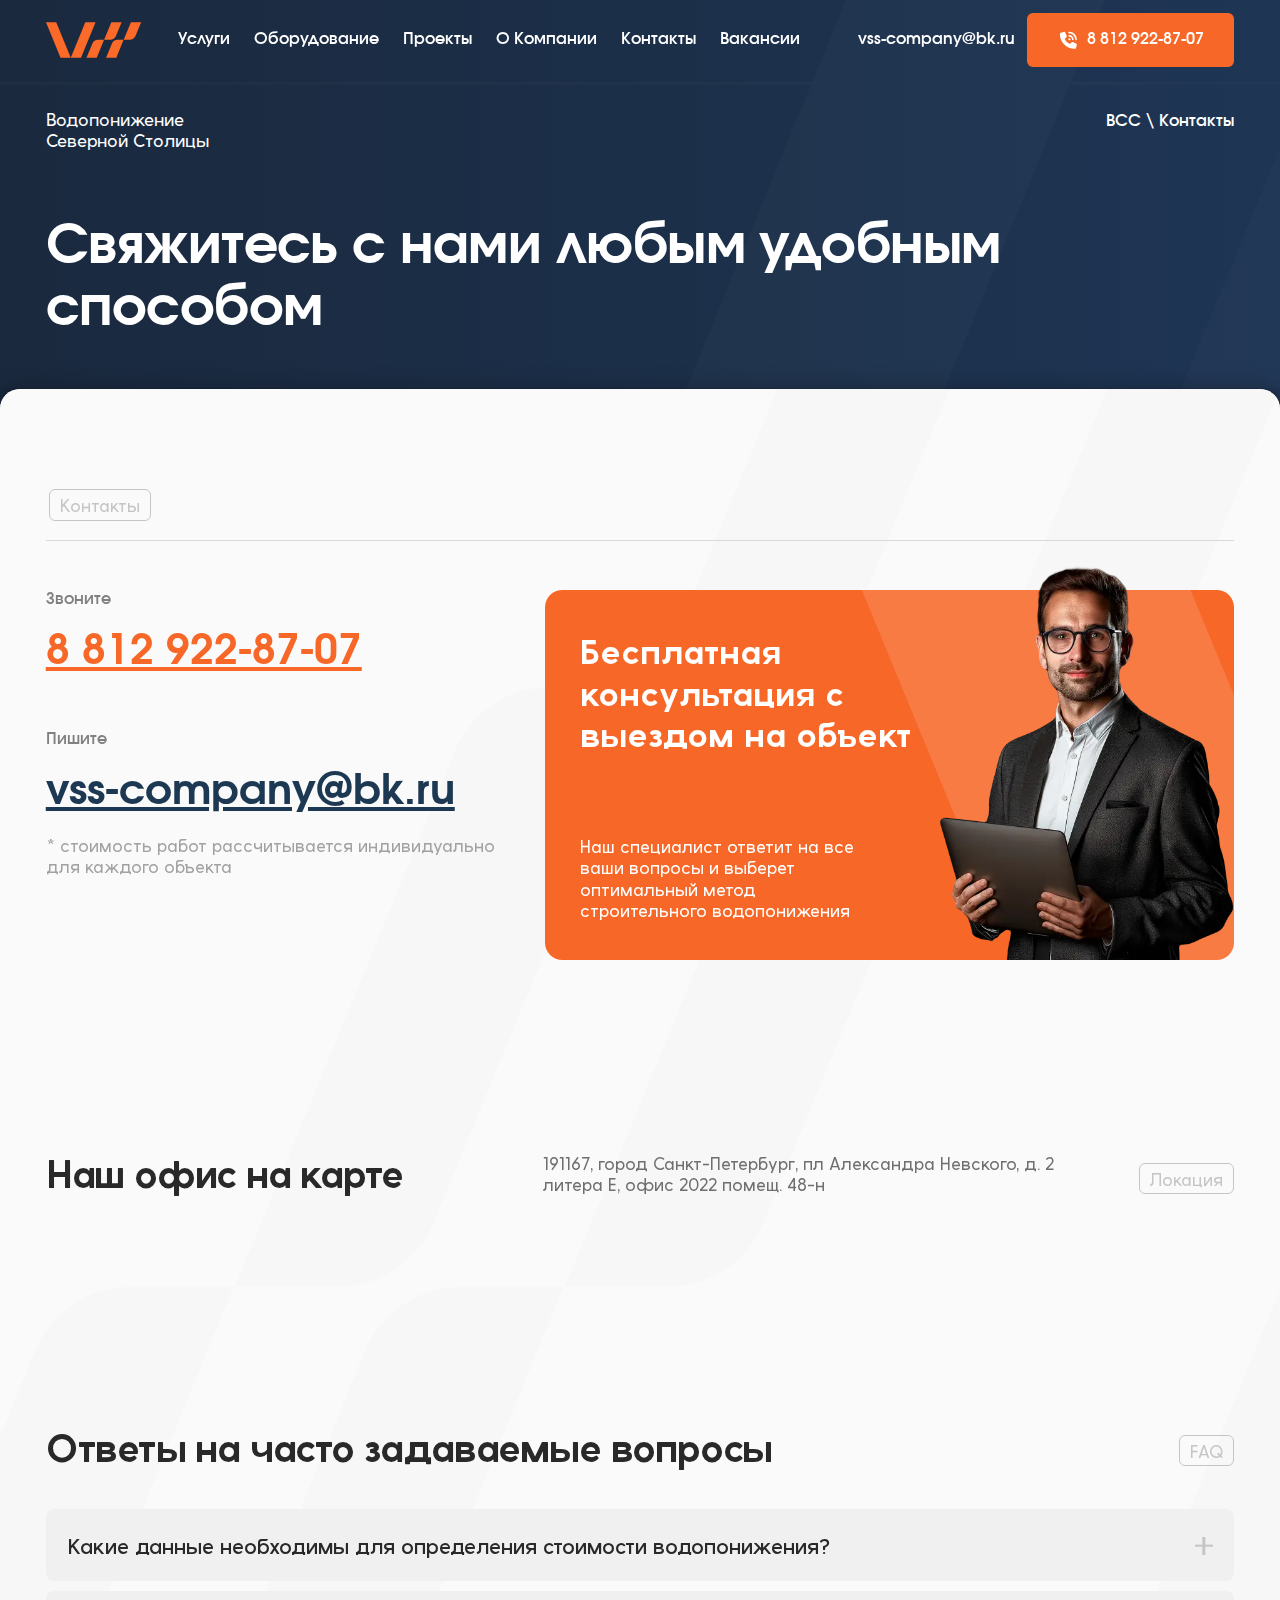
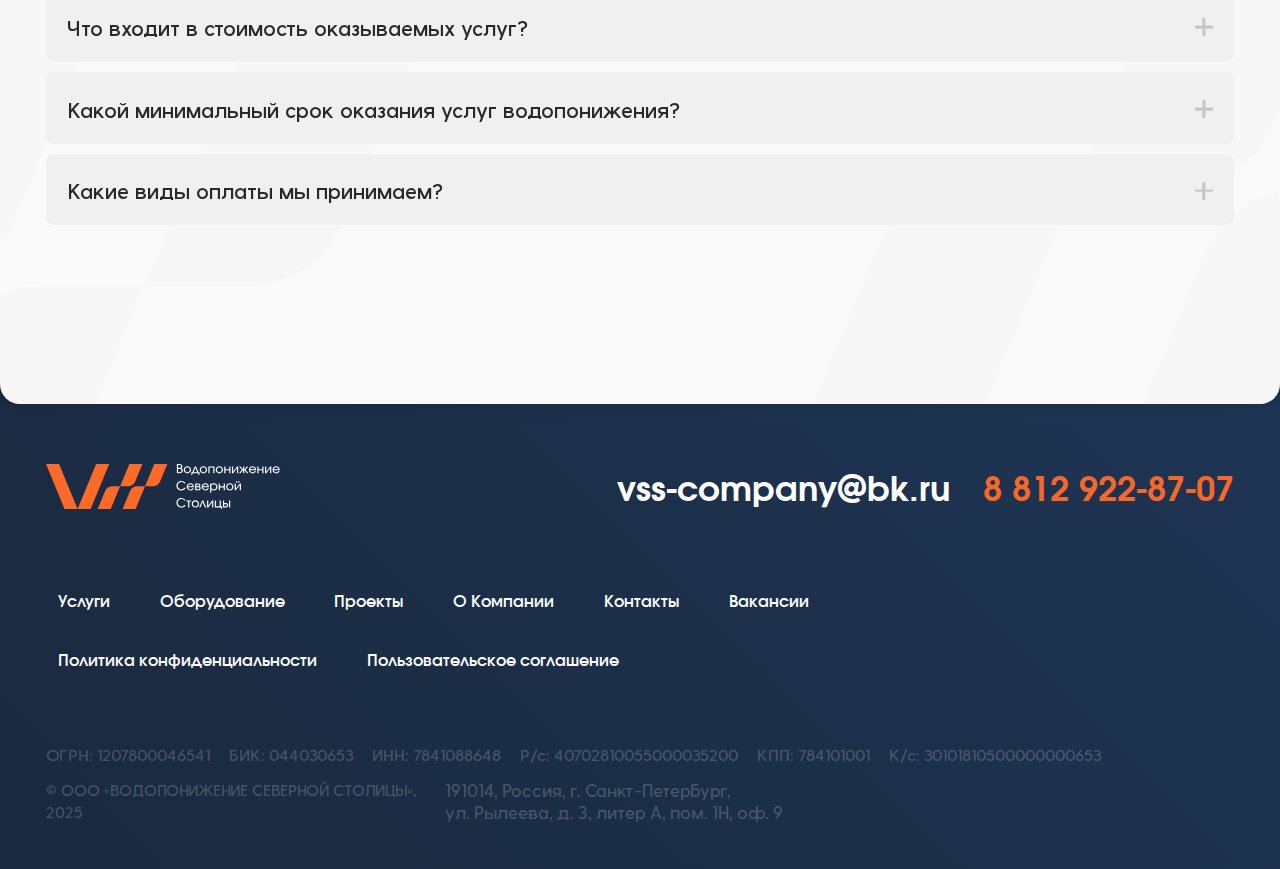
<file: contacts.html>
<!DOCTYPE html>
<html lang="ru">

<head>
	<title>Контакты | ВСС</title>
	<meta charset="UTF-8">
	<meta name="format-detection" content="telephone=no">
	<link rel="stylesheet" href="css/style.min.css?_v=20250417194628">
	<meta name="robots" content="noindex, nofollow">
	<meta name="viewport" content="width=device-width, initial-scale=1.0">

	<!-- Preload Greycliff CF шрифты -->
	<link rel="preload" href="fonts/GreycliffCF-Bold.woff2" as="font" type="font/woff2" crossorigin>
	<link rel="preload" href="fonts/GreycliffCF-DemiBold.woff2" as="font" type="font/woff2" crossorigin>
	<link rel="preload" href="fonts/GreycliffCF-Medium.woff2" as="font" type="font/woff2" crossorigin>

	<!-- Preload Involve шрифты -->
	<link rel="preload" href="fonts/Involve-Bold.woff2" as="font" type="font/woff2" crossorigin>
	<link rel="preload" href="fonts/Involve-Medium.woff2" as="font" type="font/woff2" crossorigin>
	<link rel="preload" href="fonts/Involve-SemiBold.woff2" as="font" type="font/woff2" crossorigin>
</head>

<body>
	<div class="wrapper">
		<header class="header header--page">
			<div class="header__container">
				<div class="header__wrapper">

					<a href="index.html" class="header__logo-link">
						<div class="header__logo">
							<img src="img/vss-logo.svg" alt="Всс лого" width="75" height="28">
						</div>
					</a>

					<div class="header__menu menu">

						<div class="menu__body">

							<nav class="menu__nav">
								<ul class="menu__list">

									<li class="menu__item menu-item menu-item--header">
										<a href="services.html" class="menu-item__link link link-padding link-states">Услуги</a>
										<svg width="20" height="20" viewBox="0 0 20 20" fill="none" xmlns="http://www.w3.org/2000/svg" class="menu-item__arrow-link arrow-link">
											<path d="M4.69731 7.23338L11.7684 7.23338H12.7694L12.7738 8.23438V15.3054L12.7738 16.3064L11.7728 16.3064H10.7718V15.3054L10.7696 10.6496V9.23316H9.35758L4.69731 9.23537H3.69631V8.23438V7.23338L4.69731 7.23338Z" fill="white" />
										</svg>
									</li>

									<li class="menu__item menu-item menu-item--header">
										<a href="equipment.html" class="menu-item__link link link-padding link-states">Оборудование</a>
										<svg width="20" height="20" viewBox="0 0 20 20" fill="none" xmlns="http://www.w3.org/2000/svg" class="menu-item__arrow-link arrow-link">
											<path d="M4.69731 7.23338L11.7684 7.23338H12.7694L12.7738 8.23438V15.3054L12.7738 16.3064L11.7728 16.3064H10.7718V15.3054L10.7696 10.6496V9.23316H9.35758L4.69731 9.23537H3.69631V8.23438V7.23338L4.69731 7.23338Z" fill="white" />
										</svg>
									</li>

									<li class="menu__item menu-item menu-item--header">
										<a href="projects.html" class="menu-item__link link link-padding link-states">Проекты</a>
										<svg width="20" height="20" viewBox="0 0 20 20" fill="none" xmlns="http://www.w3.org/2000/svg" class="menu-item__arrow-link arrow-link">
											<path d="M4.69731 7.23338L11.7684 7.23338H12.7694L12.7738 8.23438V15.3054L12.7738 16.3064L11.7728 16.3064H10.7718V15.3054L10.7696 10.6496V9.23316H9.35758L4.69731 9.23537H3.69631V8.23438V7.23338L4.69731 7.23338Z" fill="white" />
										</svg>
									</li>

									<li class="menu__item menu-item menu-item--header">
										<a href="about-us.html" class="menu-item__link link link-padding link-states">О Компании</a>
										<svg width="20" height="20" viewBox="0 0 20 20" fill="none" xmlns="http://www.w3.org/2000/svg" class="menu-item__arrow-link arrow-link">
											<path d="M4.69731 7.23338L11.7684 7.23338H12.7694L12.7738 8.23438V15.3054L12.7738 16.3064L11.7728 16.3064H10.7718V15.3054L10.7696 10.6496V9.23316H9.35758L4.69731 9.23537H3.69631V8.23438V7.23338L4.69731 7.23338Z" fill="white" />
										</svg>
									</li>

									<li class="menu__item menu-item menu-item--header">
										<a href="contacts.html" class="menu-item__link link link-padding link-states">Контакты</a>
										<svg width="20" height="20" viewBox="0 0 20 20" fill="none" xmlns="http://www.w3.org/2000/svg" class="menu-item__arrow-link arrow-link">
											<path d="M4.69731 7.23338L11.7684 7.23338H12.7694L12.7738 8.23438V15.3054L12.7738 16.3064L11.7728 16.3064H10.7718V15.3054L10.7696 10.6496V9.23316H9.35758L4.69731 9.23537H3.69631V8.23438V7.23338L4.69731 7.23338Z" fill="white" />
										</svg>
									</li>

									<li class="menu__item menu-item menu-item--header">
										<a href="jobs.html" class="menu-item__link link link-padding link-states">Вакансии</a>
										<svg width="20" height="20" viewBox="0 0 20 20" fill="none" xmlns="http://www.w3.org/2000/svg" class="menu-item__arrow-link arrow-link">
											<path d="M4.69731 7.23338L11.7684 7.23338H12.7694L12.7738 8.23438V15.3054L12.7738 16.3064L11.7728 16.3064H10.7718V15.3054L10.7696 10.6496V9.23316H9.35758L4.69731 9.23537H3.69631V8.23438V7.23338L4.69731 7.23338Z" fill="white" />
										</svg>
									</li>

								</ul>
							</nav>

							<div class="menu__contacts">
								<div class="contact contact--header">

									<span class="contact__caption link inactive">Звоните</span>

									<a href="tel:+78129228707" class="contact__link contact__link--accent link-states">8 812
										922-87-07</a>

								</div>

								<div class="contact contact--header">

									<span class="contact__caption link inactive">Пишите</span>

									<a href="mailto:vss-company@bk.ru" class="contact__link link-states">vss-company@bk.ru</a>

								</div>
							</div>

						</div>

						<button type="button" aria-label="Открыть/Закрыть меню" class="menu__icon icon-menu"><span></span></button>

					</div>

					<address class="header__contacts">

						<a href="mailto:vss-company@bk.ru" class="header__contacts-link link link-states link-padding">vss-company@bk.ru</a>

						<a href="tel:+78129228707" class="header__contacts-btn btn btn--secondary-color">

							<div class="btn__icon">
								<svg width="24" height="24" viewBox="0 0 24 24" fill="none" xmlns="http://www.w3.org/2000/svg">
									<path d="M12.8438 3.00079C17.3473 3.00079 21 6.65337 21 11.1567C21 11.6242 20.6238 12.0004 20.1562 12.0004C19.6887 12.0004 19.3125 11.6242 19.3125 11.1567C19.3125 7.58497 16.4156 4.68822 12.8438 4.68822C12.3762 4.68822 12 4.31206 12 3.84451C12 3.37695 12.3762 3.00079 12.8438 3.00079ZM13.125 9.7505C13.4234 9.7505 13.7095 9.86902 13.9205 10.08C14.1315 10.291 14.25 10.5771 14.25 10.8754C14.25 11.1738 14.1315 11.4599 13.9205 11.6709C13.7095 11.8819 13.4234 12.0004 13.125 12.0004C12.8266 12.0004 12.5405 11.8819 12.3295 11.6709C12.1185 11.4599 12 11.1738 12 10.8754C12 10.5771 12.1185 10.291 12.3295 10.08C12.5405 9.86902 12.8266 9.7505 13.125 9.7505ZM12 7.21936C12 6.7518 12.3762 6.37564 12.8438 6.37564C15.484 6.37564 17.625 8.51657 17.625 11.1567C17.625 11.6242 17.2488 12.0004 16.7812 12.0004C16.3137 12.0004 15.9375 11.6242 15.9375 11.1567C15.9375 9.44817 14.5523 8.06307 12.8438 8.06307C12.3762 8.06307 12 7.68691 12 7.21936ZM7.13086 3.05001C7.81289 2.86369 8.52656 3.21172 8.79727 3.8656L10.2035 7.24045C10.4426 7.81347 10.2773 8.4779 9.7957 8.86811L8.0625 10.2884C9.2332 12.7633 11.2371 14.7671 13.7121 15.9377L15.1289 14.2046C15.5227 13.723 16.1836 13.5578 16.7566 13.7968L20.1316 15.203C20.7855 15.4737 21.1336 16.1873 20.9473 16.8693L20.1035 19.9629C19.9383 20.5746 19.3828 21 18.75 21C10.0523 21 3 13.948 3 5.25069C3 4.61791 3.42539 4.06246 4.03711 3.89372L7.13086 3.05001Z" fill="white" />
								</svg>
							</div>

							<span class="btn__text link">8 812 922-87-07</span>

						</a>

					</address>

				</div>
			</div>
		</header>
		<main class="page">

			<section class="hero-page">

				<div class="hero-page__container">

					<div class="hero-page__content-wrapper">

						<div class="hero-page__header">
							<span class="hero-page__company-name text-inverse">
								Водопонижение<br> Северной Столицы
							</span>

							<ul class="hero-page__breadcrumbs">

								<li class="hero-page__breadcrumbs-item">
									<a href="index.html" class="hero-page__breadcrumbs-link link link-states">ВСС</a>
								</li>

								<li class="hero-page__breadcrumbs-item">
									<a href="contacts.html" class="hero-page__breadcrumbs-link link link-states">Контакты</a>
								</li>

							</ul>
						</div>

						<h1 class="hero-page__title heading-01">
							Свяжитесь с нами
							любым удобным способом
						</h1>

					</div>

				</div>

			</section>

			<div class="main-body main-body--page">

				<section class="contact-details section-mb">
					<div class="contact-details__container">

						<div class="section-name section-name--line"><span class="section-name__text">Контакты</span>
						</div>

						<div class="contact-details__wrapper grid-cols-12">

							<div class="contact-details__contacts-container">

								<div class="contact-details__contacts-wrapper">
									<div class="contact-details__contact">

										<span class="contact-details__contact-caption link">Звоните</span>

										<a href="tel:+78129228707" class="contact-details__contact-link contact-details__contact-link--accent link-states">8
											812
											922-87-07</a>

									</div>

									<div class="contact-details__contact">

										<span class="contact-details__contact-caption link">Пишите</span>

										<a href="mailto:vss-company@bk.ru" class="contact-details__contact-link link-states">vss-company@bk.ru</a>

									</div>
								</div>

								<span class="contact-details__caption text-50">* стоимость работ рассчитывается
									индивидуально для каждого объекта</span>

							</div>

							<div class="contact-details__offer">

								<div class="contact-details__offer-wrapper">

									<h2 class="contact-details__offer-title text-inverse">Бесплатная консультация
										с выездом на объект</h2>

									<p class="contact-details__offer-text text-inverse">
										Наш специалист ответит на все ваши
										вопросы и выберет оптимальный
										метод строительного водопонижения
									</p>

								</div>

								<div class="contact-details__offer-img">
									<img src="img/staff/manager.webp" alt="Менеджер" width="540" height="540">
								</div>

								<div class="contact-details__offer-img-mobile">
									<img src="img/staff/pattern-manager.webp" alt="Менеджер" width="440" height="518">
								</div>

							</div>

						</div>
					</div>
				</section>

				<section class="location section-mb">
					<div class="location__container">

						<div class="location__title-group title-group title-group--text grid-cols-12">

							<h2 class="title-group__title heading-02">Наш офис на карте
							</h2>

							<address class="title-group__text">191167, город Санкт-Петербург,
								пл Александра Невского, д. 2 литера Е, офис 2022 помещ. 48-н</address>

							<div class="title-group__section-name section-name"><span class="section-name__text">Локация</span></div>

						</div>

						<div class="location__map">
							<script type="text/javascript" charset="utf-8" async src="https://api-maps.yandex.ru/services/constructor/1.0/js/?um=constructor%3Aa256cce62ff27f94bc0a4069a8faf069763b47c21859cb03db754f32d474946e&amp;width=100%25&amp;height=600&amp;lang=ru_RU&amp;scroll=true&_v=20250417194628"></script>
						</div>

					</div>
				</section>

				<section class="faq">
					<div class="faq__container">

						<div class="faq__title-group title-group grid-cols-12">

							<h2 class="title-group__title heading-02">Ответы на часто задаваемые вопросы</h2>

							<div class="title-group__section-name section-name"><span class="section-name__text">FAQ</span></div>

						</div>

						<div data-spollers data-one-spoller class="faq__spollers">

							<details class="faq__item">

								<summary class="faq__title">Какие данные необходимы для определения стоимости
									водопонижения?
									<span class="faq__marker marker"></span>
								</summary>

								<div class="faq__body">

									<ul class="faq__list">
										<li class="faq__list-item">Местоположение объекта</li>
										<li class="faq__list-item">Характеристики объекта: траншея, котлован, размеры,
											глубина нижней отметки</li>
										<li class="faq__list-item">Отчет об инженерно-геологических и гидрогеологических
											изысканиях</li>
										<li class="faq__list-item">Ориентировочный период производства работ</li>
									</ul>

									<p class="faq__text">В случае если каких-то данных нет - звоните нам, мы поможем!
									</p>

								</div>

							</details>

							<details class="faq__item">

								<summary class="faq__title">Что входит в стоимость оказываемых услуг?
									<span class="faq__marker marker"></span>
								</summary>

								<div class="faq__body">

									<ul class="faq__list">
										<li class="faq__list-item">Заправке насосов топливом</li>
										<li class="faq__list-item">Мобилизации оборудования до объекта и обратно</li>
										<li class="faq__list-item">Работы по монтажу и демонтажу сборного коллектора
										</li>
										<li class="faq__list-item">Услуги по гидравлической замывке иглофильтров и их
											извлечению</li>
										<li class="faq__list-item">Монтаж и демонтаж насосных агрегатов</li>
										<li class="faq__list-item">Монтаж и демонтаж системы всасывающих и напорных
											рукавов</li>
										<li class="faq__list-item">Водоотведение до границы участка</li>
									</ul>

									<p class="faq__text"></p>

								</div>

							</details>

							<details class="faq__item">

								<summary class="faq__title">Какой минимальный срок оказания услуг водопонижения?
									<span class="faq__marker marker"></span>
								</summary>

								<div class="faq__body">

									<p class="faq__text">Наша компания оказывает услугу на любой срок.</p>

								</div>

							</details>

							<details class="faq__item">

								<summary class="faq__title">Какие виды оплаты мы принимаем?
									<span class="faq__marker marker"></span>
								</summary>

								<div class="faq__body">

									<p class="faq__text">Мы работаем официально, поэтому безналичная оплата на расчетный
										счет нашей компании является приоритетной.<br><br>Тем не менее, мы также
										работаем и за наличный расчет.</p>

								</div>

							</details>

						</div>

					</div>
				</section>

			</div>

		</main>
		<footer class="footer">
			<div class="footer__container">
				<div class="footer__wrapper grid-cols-12">

					<a href="index.html" class="footer__logo-link">
						<div class="footer__logo">
							<img src="img/vss-logo-name.svg" alt="Всс лого - Водопонижение Северной Столицы" width="186" height="36">
						</div>
					</a>

					<div class="footer__contacts">

						<div class="contact contact--footer">

							<span class="contact__caption link inactive">Пишите</span>

							<a href="mailto:vss-company@bk.ru" class="contact__link link-states">vss-company@bk.ru</a>

						</div>

						<div class="contact contact--footer">

							<span class="contact__caption link inactive">Звоните</span>

							<a href="tel:+78129228707" class="contact__link contact__link--accent link-states">8 812
								922-87-07</a>

						</div>

					</div>

					<div class="footer__nav">

						<ul class="footer__menu-list">

							<li class="footer__menu-item menu-item menu-item--footer">
								<a href="services.html" class="menu-item__link link link-states link-padding">Услуги</a>
								<svg width="20" height="20" viewBox="0 0 20 20" fill="none" xmlns="http://www.w3.org/2000/svg" class="menu-item__arrow-link arrow-link">
									<path d="M4.69731 7.23338L11.7684 7.23338H12.7694L12.7738 8.23438V15.3054L12.7738 16.3064L11.7728 16.3064H10.7718V15.3054L10.7696 10.6496V9.23316H9.35758L4.69731 9.23537H3.69631V8.23438V7.23338L4.69731 7.23338Z" fill="white" />
								</svg>
							</li>

							<li class="footer__menu-item menu-item menu-item--footer">
								<a href="equipment.html" class="menu-item__link link link-states link-padding">Оборудование</a>
								<svg width="20" height="20" viewBox="0 0 20 20" fill="none" xmlns="http://www.w3.org/2000/svg" class="menu-item__arrow-link arrow-link">
									<path d="M4.69731 7.23338L11.7684 7.23338H12.7694L12.7738 8.23438V15.3054L12.7738 16.3064L11.7728 16.3064H10.7718V15.3054L10.7696 10.6496V9.23316H9.35758L4.69731 9.23537H3.69631V8.23438V7.23338L4.69731 7.23338Z" fill="white" />
								</svg>
							</li>

							<li class="footer__menu-item menu-item menu-item--footer">
								<a href="projects.html" class="menu-item__link link link-states link-padding">Проекты</a>
								<svg width="20" height="20" viewBox="0 0 20 20" fill="none" xmlns="http://www.w3.org/2000/svg" class="menu-item__arrow-link arrow-link">
									<path d="M4.69731 7.23338L11.7684 7.23338H12.7694L12.7738 8.23438V15.3054L12.7738 16.3064L11.7728 16.3064H10.7718V15.3054L10.7696 10.6496V9.23316H9.35758L4.69731 9.23537H3.69631V8.23438V7.23338L4.69731 7.23338Z" fill="white" />
								</svg>
							</li>

							<li class="footer__menu-item menu-item menu-item--footer">
								<a href="about-us.html" class="menu-item__link link link-states link-padding">О Компании</a>
								<svg width="20" height="20" viewBox="0 0 20 20" fill="none" xmlns="http://www.w3.org/2000/svg" class="menu-item__arrow-link arrow-link">
									<path d="M4.69731 7.23338L11.7684 7.23338H12.7694L12.7738 8.23438V15.3054L12.7738 16.3064L11.7728 16.3064H10.7718V15.3054L10.7696 10.6496V9.23316H9.35758L4.69731 9.23537H3.69631V8.23438V7.23338L4.69731 7.23338Z" fill="white" />
								</svg>
							</li>

							<li class="footer__menu-item menu-item menu-item--footer">
								<a href="contacts.html" class="menu-item__link link link-states link-padding">Контакты</a>
								<svg width="20" height="20" viewBox="0 0 20 20" fill="none" xmlns="http://www.w3.org/2000/svg" class="menu-item__arrow-link arrow-link">
									<path d="M4.69731 7.23338L11.7684 7.23338H12.7694L12.7738 8.23438V15.3054L12.7738 16.3064L11.7728 16.3064H10.7718V15.3054L10.7696 10.6496V9.23316H9.35758L4.69731 9.23537H3.69631V8.23438V7.23338L4.69731 7.23338Z" fill="white" />
								</svg>
							</li>

							<li class="footer__menu-item menu-item menu-item--footer">
								<a href="jobs.html" class="menu-item__link link link-states link-padding">Вакансии</a>
								<svg width="20" height="20" viewBox="0 0 20 20" fill="none" xmlns="http://www.w3.org/2000/svg" class="menu-item__arrow-link arrow-link">
									<path d="M4.69731 7.23338L11.7684 7.23338H12.7694L12.7738 8.23438V15.3054L12.7738 16.3064L11.7728 16.3064H10.7718V15.3054L10.7696 10.6496V9.23316H9.35758L4.69731 9.23537H3.69631V8.23438V7.23338L4.69731 7.23338Z" fill="white" />
								</svg>
							</li>

						</ul>

						<ul class="footer__menu-list footer__menu-list--legal">

							<li class="footer__menu-item menu-item menu-item--footer menu-item--footer-no-bt">
								<a href="privacy.html" class="menu-item__link link link-states link-padding">Политика конфиденциальности</a>
								<svg width="20" height="20" viewBox="0 0 20 20" fill="none" xmlns="http://www.w3.org/2000/svg" class="menu-item__arrow-link arrow-link">
									<path d="M4.69731 7.23338L11.7684 7.23338H12.7694L12.7738 8.23438V15.3054L12.7738 16.3064L11.7728 16.3064H10.7718V15.3054L10.7696 10.6496V9.23316H9.35758L4.69731 9.23537H3.69631V8.23438V7.23338L4.69731 7.23338Z" fill="white" />
								</svg>
							</li>

							<li class="footer__menu-item menu-item menu-item--footer">
								<a href="agreement.html" class="menu-item__link link link-states link-padding">Пользовательское соглашение</a>
								<svg width="20" height="20" viewBox="0 0 20 20" fill="none" xmlns="http://www.w3.org/2000/svg" class="menu-item__arrow-link arrow-link">
									<path d="M4.69731 7.23338L11.7684 7.23338H12.7694L12.7738 8.23438V15.3054L12.7738 16.3064L11.7728 16.3064H10.7718V15.3054L10.7696 10.6496V9.23316H9.35758L4.69731 9.23537H3.69631V8.23438V7.23338L4.69731 7.23338Z" fill="white" />
								</svg>
							</li>

						</ul>

					</div>

					<div class="footer__copyright inactive">© ООО «ВОДОПОНИЖЕНИЕ СЕВЕРНОЙ СТОЛИЦЫ», 2025</div>

					<address class="footer__address inactive">191014, Россия, г. Санкт-Петербург,<br> ул. Рылеева, д. 3,
						литер А, пом. 1Н, оф. 9</address>

					<div class="footer__legal">
						<span class="footer__legal-text inactive">ОГРН: 1207800046541</span>
						<span class="footer__legal-text inactive">БИК: 044030653</span>
						<span class="footer__legal-text inactive">ИНН: 7841088648</span>
						<span class="footer__legal-text inactive">Р/с: 40702810055000035200</span>
						<span class="footer__legal-text inactive">КПП: 784101001</span>
						<span class="footer__legal-text inactive">К/с: 30101810500000000653</span>
					</div>


				</div>
			</div>
		</footer>
	</div>
	<script src="js/app.min.js?_v=20250417194628"></script>
</body>

</html>
</file>
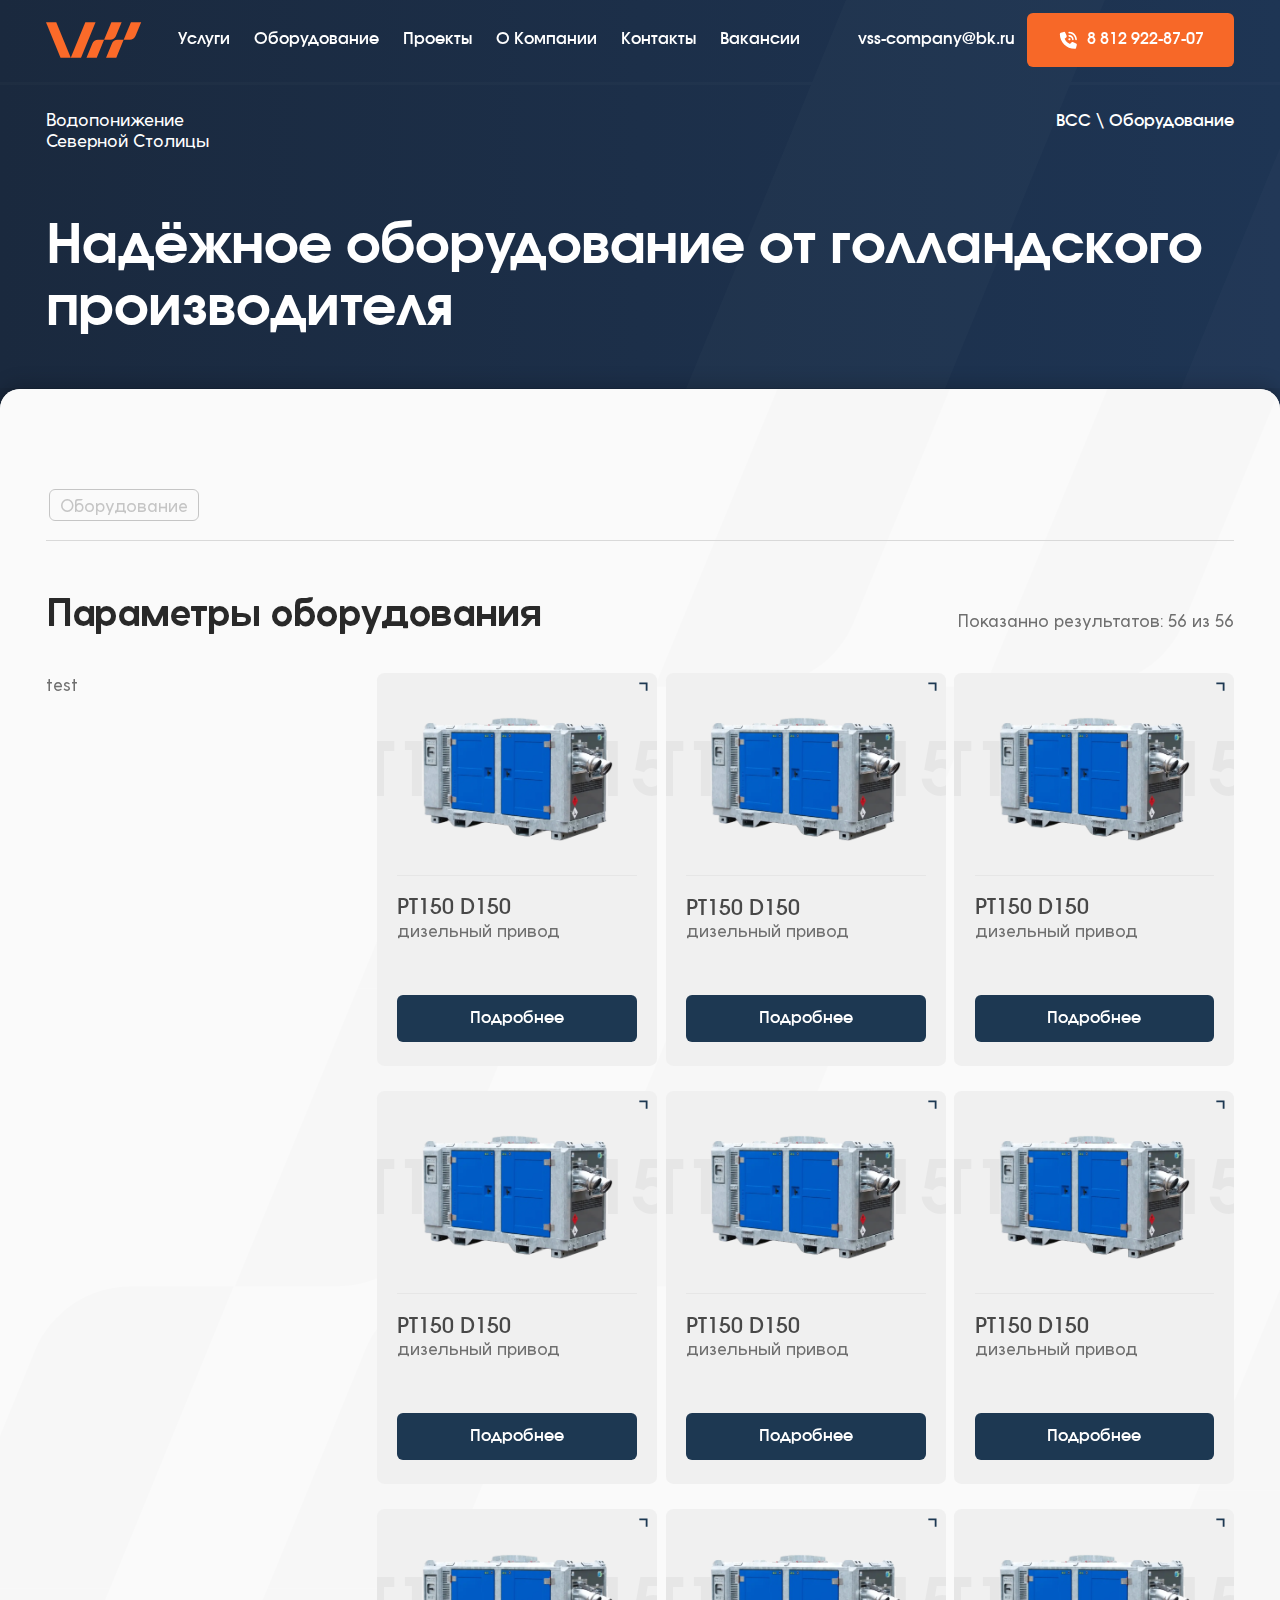
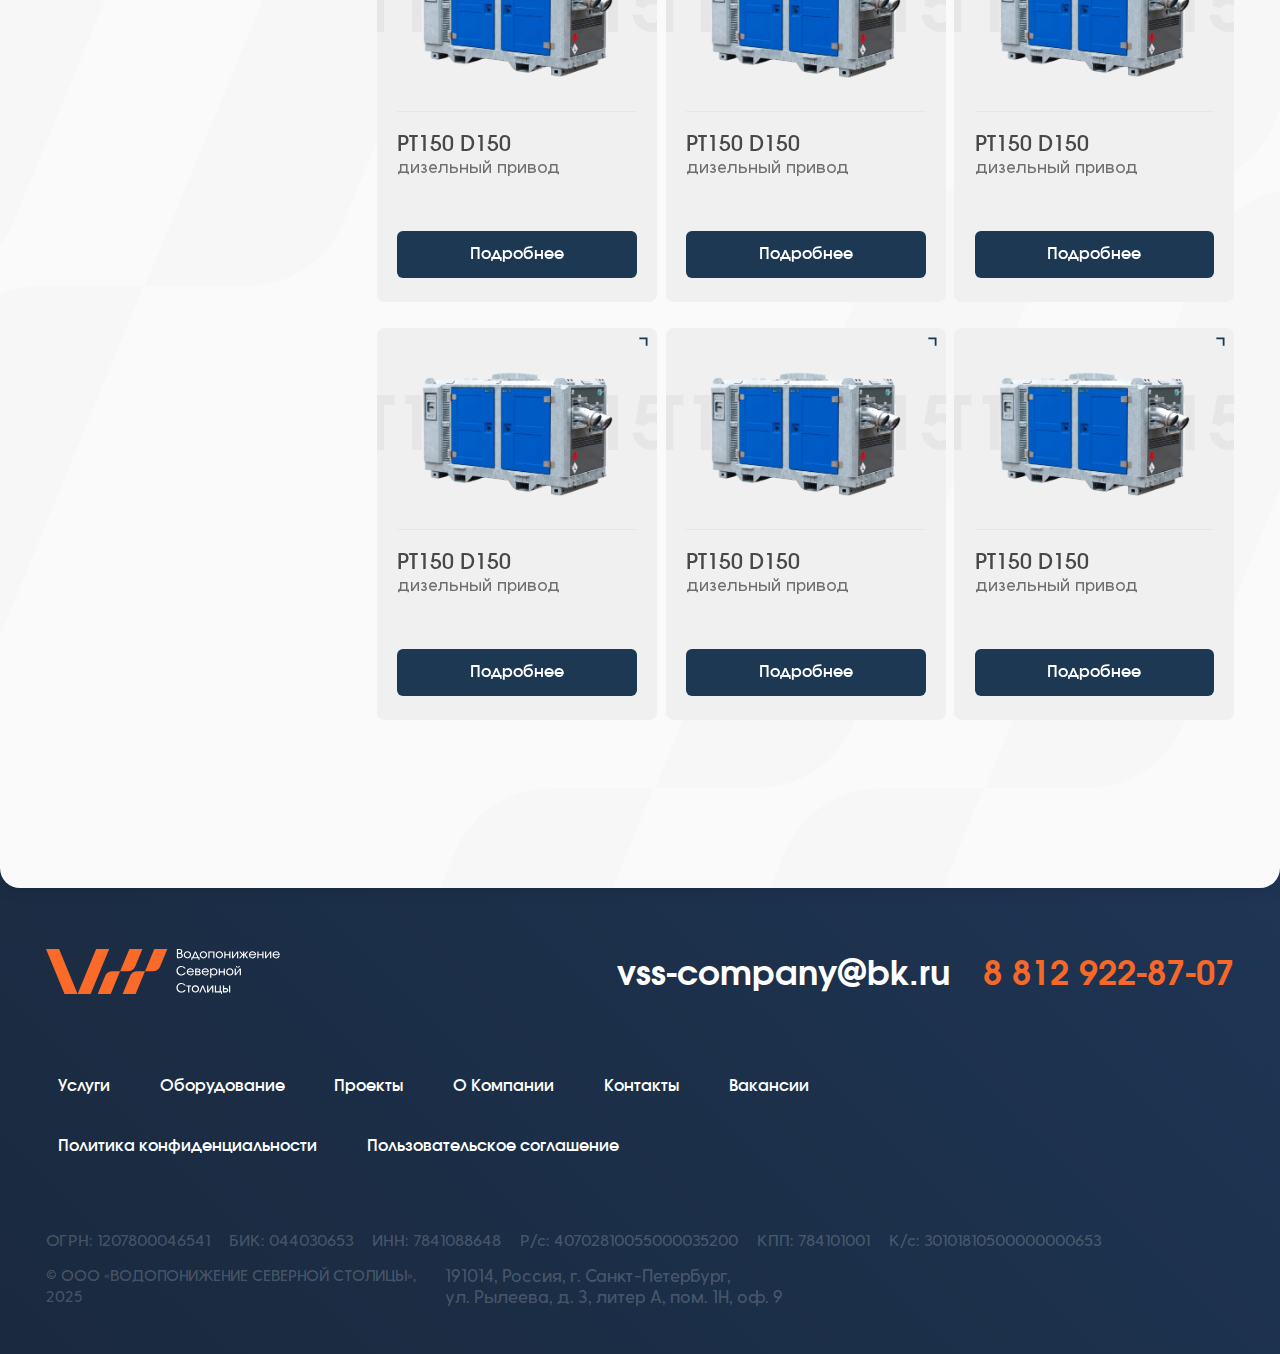
<file: equipment.html>
<!DOCTYPE html>
<html lang="ru">

<head>
	<title>Оборудование | ВСС</title>
	<meta charset="UTF-8">
	<meta name="format-detection" content="telephone=no">
	<link rel="stylesheet" href="css/style.min.css?_v=20250417194628">
	<meta name="robots" content="noindex, nofollow">
	<meta name="viewport" content="width=device-width, initial-scale=1.0">

	<!-- Preload Greycliff CF шрифты -->
	<link rel="preload" href="fonts/GreycliffCF-Bold.woff2" as="font" type="font/woff2" crossorigin>
	<link rel="preload" href="fonts/GreycliffCF-DemiBold.woff2" as="font" type="font/woff2" crossorigin>
	<link rel="preload" href="fonts/GreycliffCF-Medium.woff2" as="font" type="font/woff2" crossorigin>

	<!-- Preload Involve шрифты -->
	<link rel="preload" href="fonts/Involve-Bold.woff2" as="font" type="font/woff2" crossorigin>
	<link rel="preload" href="fonts/Involve-Medium.woff2" as="font" type="font/woff2" crossorigin>
	<link rel="preload" href="fonts/Involve-SemiBold.woff2" as="font" type="font/woff2" crossorigin>
</head>

<body>
	<div class="wrapper">
		<header class="header header--page">
			<div class="header__container">
				<div class="header__wrapper">

					<a href="index.html" class="header__logo-link">
						<div class="header__logo">
							<img src="img/vss-logo.svg" alt="Всс лого" width="75" height="28">
						</div>
					</a>

					<div class="header__menu menu">

						<div class="menu__body">

							<nav class="menu__nav">
								<ul class="menu__list">

									<li class="menu__item menu-item menu-item--header">
										<a href="services.html" class="menu-item__link link link-padding link-states">Услуги</a>
										<svg width="20" height="20" viewBox="0 0 20 20" fill="none" xmlns="http://www.w3.org/2000/svg" class="menu-item__arrow-link arrow-link">
											<path d="M4.69731 7.23338L11.7684 7.23338H12.7694L12.7738 8.23438V15.3054L12.7738 16.3064L11.7728 16.3064H10.7718V15.3054L10.7696 10.6496V9.23316H9.35758L4.69731 9.23537H3.69631V8.23438V7.23338L4.69731 7.23338Z" fill="white" />
										</svg>
									</li>

									<li class="menu__item menu-item menu-item--header">
										<a href="equipment.html" class="menu-item__link link link-padding link-states">Оборудование</a>
										<svg width="20" height="20" viewBox="0 0 20 20" fill="none" xmlns="http://www.w3.org/2000/svg" class="menu-item__arrow-link arrow-link">
											<path d="M4.69731 7.23338L11.7684 7.23338H12.7694L12.7738 8.23438V15.3054L12.7738 16.3064L11.7728 16.3064H10.7718V15.3054L10.7696 10.6496V9.23316H9.35758L4.69731 9.23537H3.69631V8.23438V7.23338L4.69731 7.23338Z" fill="white" />
										</svg>
									</li>

									<li class="menu__item menu-item menu-item--header">
										<a href="projects.html" class="menu-item__link link link-padding link-states">Проекты</a>
										<svg width="20" height="20" viewBox="0 0 20 20" fill="none" xmlns="http://www.w3.org/2000/svg" class="menu-item__arrow-link arrow-link">
											<path d="M4.69731 7.23338L11.7684 7.23338H12.7694L12.7738 8.23438V15.3054L12.7738 16.3064L11.7728 16.3064H10.7718V15.3054L10.7696 10.6496V9.23316H9.35758L4.69731 9.23537H3.69631V8.23438V7.23338L4.69731 7.23338Z" fill="white" />
										</svg>
									</li>

									<li class="menu__item menu-item menu-item--header">
										<a href="about-us.html" class="menu-item__link link link-padding link-states">О Компании</a>
										<svg width="20" height="20" viewBox="0 0 20 20" fill="none" xmlns="http://www.w3.org/2000/svg" class="menu-item__arrow-link arrow-link">
											<path d="M4.69731 7.23338L11.7684 7.23338H12.7694L12.7738 8.23438V15.3054L12.7738 16.3064L11.7728 16.3064H10.7718V15.3054L10.7696 10.6496V9.23316H9.35758L4.69731 9.23537H3.69631V8.23438V7.23338L4.69731 7.23338Z" fill="white" />
										</svg>
									</li>

									<li class="menu__item menu-item menu-item--header">
										<a href="contacts.html" class="menu-item__link link link-padding link-states">Контакты</a>
										<svg width="20" height="20" viewBox="0 0 20 20" fill="none" xmlns="http://www.w3.org/2000/svg" class="menu-item__arrow-link arrow-link">
											<path d="M4.69731 7.23338L11.7684 7.23338H12.7694L12.7738 8.23438V15.3054L12.7738 16.3064L11.7728 16.3064H10.7718V15.3054L10.7696 10.6496V9.23316H9.35758L4.69731 9.23537H3.69631V8.23438V7.23338L4.69731 7.23338Z" fill="white" />
										</svg>
									</li>

									<li class="menu__item menu-item menu-item--header">
										<a href="jobs.html" class="menu-item__link link link-padding link-states">Вакансии</a>
										<svg width="20" height="20" viewBox="0 0 20 20" fill="none" xmlns="http://www.w3.org/2000/svg" class="menu-item__arrow-link arrow-link">
											<path d="M4.69731 7.23338L11.7684 7.23338H12.7694L12.7738 8.23438V15.3054L12.7738 16.3064L11.7728 16.3064H10.7718V15.3054L10.7696 10.6496V9.23316H9.35758L4.69731 9.23537H3.69631V8.23438V7.23338L4.69731 7.23338Z" fill="white" />
										</svg>
									</li>

								</ul>
							</nav>

							<div class="menu__contacts">
								<div class="contact contact--header">

									<span class="contact__caption link inactive">Звоните</span>

									<a href="tel:+78129228707" class="contact__link contact__link--accent link-states">8 812
										922-87-07</a>

								</div>

								<div class="contact contact--header">

									<span class="contact__caption link inactive">Пишите</span>

									<a href="mailto:vss-company@bk.ru" class="contact__link link-states">vss-company@bk.ru</a>

								</div>
							</div>

						</div>

						<button type="button" aria-label="Открыть/Закрыть меню" class="menu__icon icon-menu"><span></span></button>

					</div>

					<address class="header__contacts">

						<a href="mailto:vss-company@bk.ru" class="header__contacts-link link link-states link-padding">vss-company@bk.ru</a>

						<a href="tel:+78129228707" class="header__contacts-btn btn btn--secondary-color">

							<div class="btn__icon">
								<svg width="24" height="24" viewBox="0 0 24 24" fill="none" xmlns="http://www.w3.org/2000/svg">
									<path d="M12.8438 3.00079C17.3473 3.00079 21 6.65337 21 11.1567C21 11.6242 20.6238 12.0004 20.1562 12.0004C19.6887 12.0004 19.3125 11.6242 19.3125 11.1567C19.3125 7.58497 16.4156 4.68822 12.8438 4.68822C12.3762 4.68822 12 4.31206 12 3.84451C12 3.37695 12.3762 3.00079 12.8438 3.00079ZM13.125 9.7505C13.4234 9.7505 13.7095 9.86902 13.9205 10.08C14.1315 10.291 14.25 10.5771 14.25 10.8754C14.25 11.1738 14.1315 11.4599 13.9205 11.6709C13.7095 11.8819 13.4234 12.0004 13.125 12.0004C12.8266 12.0004 12.5405 11.8819 12.3295 11.6709C12.1185 11.4599 12 11.1738 12 10.8754C12 10.5771 12.1185 10.291 12.3295 10.08C12.5405 9.86902 12.8266 9.7505 13.125 9.7505ZM12 7.21936C12 6.7518 12.3762 6.37564 12.8438 6.37564C15.484 6.37564 17.625 8.51657 17.625 11.1567C17.625 11.6242 17.2488 12.0004 16.7812 12.0004C16.3137 12.0004 15.9375 11.6242 15.9375 11.1567C15.9375 9.44817 14.5523 8.06307 12.8438 8.06307C12.3762 8.06307 12 7.68691 12 7.21936ZM7.13086 3.05001C7.81289 2.86369 8.52656 3.21172 8.79727 3.8656L10.2035 7.24045C10.4426 7.81347 10.2773 8.4779 9.7957 8.86811L8.0625 10.2884C9.2332 12.7633 11.2371 14.7671 13.7121 15.9377L15.1289 14.2046C15.5227 13.723 16.1836 13.5578 16.7566 13.7968L20.1316 15.203C20.7855 15.4737 21.1336 16.1873 20.9473 16.8693L20.1035 19.9629C19.9383 20.5746 19.3828 21 18.75 21C10.0523 21 3 13.948 3 5.25069C3 4.61791 3.42539 4.06246 4.03711 3.89372L7.13086 3.05001Z" fill="white" />
								</svg>
							</div>

							<span class="btn__text link">8 812 922-87-07</span>

						</a>

					</address>

				</div>
			</div>
		</header>
		<main class="page">

			<section class="hero-page">

				<div class="hero-page__container">

					<div class="hero-page__content-wrapper">

						<div class="hero-page__header">
							<span class="hero-page__company-name text-inverse">
								Водопонижение<br> Северной Столицы
							</span>

							<ul class="hero-page__breadcrumbs">

								<li class="hero-page__breadcrumbs-item">
									<a href="index.html" class="hero-page__breadcrumbs-link link link-states">ВСС</a>
								</li>

								<li class="hero-page__breadcrumbs-item">
									<a href="equipment.html" class="hero-page__breadcrumbs-link link link-states">Оборудование</a>
								</li>

							</ul>
						</div>

						<h1 class="hero-page__title heading-01">
							Надёжное оборудование
							от голландского производителя
						</h1>

					</div>

				</div>

			</section>

			<div class="main-body main-body--page">

				<section class="catalog">
					<div class="catalog__container">

						<div class="section-name section-name--line"><span class="section-name__text">Оборудование</span>
						</div>

						<div class="catalog__title-group title-group title-group--caption">

							<h2 class="title-group__title heading-02">Параметры оборудования
							</h2>

							<span class="title-group__caption"><span class="title-group__caption-full">Показанно
									результатов: </span>56 из 56</span>
						</div>

						<div class="catalog__wrapper">

							<div class="catalog__aside">

								<div class="catalog__filters">

									test

								</div>

							</div>

							<div class="catalog__content-wrapper">

								<article class="catalog__pump pump pump--catalog">
									<a href="equip.html" class="pump__wrapper">

										<div class="pump__img-wrapper">

											<div class="pump__img">
												<img src="img/water-pumps/PT150.webp" alt="PT150" width="115" height="75" loading="lazy">
											</div>

											<span class="pump__bg-name">PT150 D150</span>

										</div>

										<div class="pump__content-wrapper">

											<div class="pump__content-container">
												<h3 class="pump__name">PT150 D150</h3>
												<span class="pump__text">дизельный привод</span>
											</div>

											<div class="pump__footer">

												<div class="pump__btn btn btn--sm btn--secondary-color">
													<span class="btn__text link">Подробнее</span>
												</div>

												<div class="pump__section-name section-name"><span class="section-name__text">90 м³/ч</span>
												</div>

											</div>

										</div>

										<svg width="20" height="20" viewBox="0 0 20 20" fill="none" xmlns="http://www.w3.org/2000/svg" class="arrow-link arrow-link--secondary">
											<path d="M4.69731 7.23338L11.7684 7.23338H12.7694L12.7738 8.23438V15.3054L12.7738 16.3064L11.7728 16.3064H10.7718V15.3054L10.7696 10.6496V9.23316H9.35758L4.69731 9.23537H3.69631V8.23438V7.23338L4.69731 7.23338Z" fill="white" />
										</svg>

									</a>
								</article>

								<article class="catalog__pump pump pump--catalog">
									<a href="equip.html" class="pump__wrapper">

										<div class="pump__img-wrapper">

											<div class="pump__img">
												<img src="img/water-pumps/PT150.webp" alt="PT150" width="115" height="75" loading="lazy">
											</div>

											<span class="pump__bg-name">PT150 D150</span>

										</div>

										<div class="pump__content-wrapper">

											<div class="pump__content-container">
												<h3 class="pump__name">PT150 D150</h3>
												<span class="pump__text">дизельный привод</span>
											</div>

											<div class="pump__footer">

												<div class="pump__btn btn btn--sm btn--secondary-color">
													<span class="btn__text link">Подробнее</span>
												</div>

												<div class="pump__section-name section-name"><span class="section-name__text">90 м³/ч</span>
												</div>

											</div>

										</div>

										<svg width="20" height="20" viewBox="0 0 20 20" fill="none" xmlns="http://www.w3.org/2000/svg" class="arrow-link arrow-link--secondary">
											<path d="M4.69731 7.23338L11.7684 7.23338H12.7694L12.7738 8.23438V15.3054L12.7738 16.3064L11.7728 16.3064H10.7718V15.3054L10.7696 10.6496V9.23316H9.35758L4.69731 9.23537H3.69631V8.23438V7.23338L4.69731 7.23338Z" fill="white" />
										</svg>

									</a>
								</article>

								<article class="catalog__pump pump pump--catalog">
									<a href="equip.html" class="pump__wrapper">

										<div class="pump__img-wrapper">

											<div class="pump__img">
												<img src="img/water-pumps/PT150.webp" alt="PT150" width="115" height="75" loading="lazy">
											</div>

											<span class="pump__bg-name">PT150 D150</span>

										</div>

										<div class="pump__content-wrapper">

											<div class="pump__content-container">
												<h3 class="pump__name">PT150 D150</h3>
												<span class="pump__text">дизельный привод</span>
											</div>

											<div class="pump__footer">

												<div class="pump__btn btn btn--sm btn--secondary-color">
													<span class="btn__text link">Подробнее</span>
												</div>

												<div class="pump__section-name section-name"><span class="section-name__text">90 м³/ч</span>
												</div>

											</div>

										</div>

										<svg width="20" height="20" viewBox="0 0 20 20" fill="none" xmlns="http://www.w3.org/2000/svg" class="arrow-link arrow-link--secondary">
											<path d="M4.69731 7.23338L11.7684 7.23338H12.7694L12.7738 8.23438V15.3054L12.7738 16.3064L11.7728 16.3064H10.7718V15.3054L10.7696 10.6496V9.23316H9.35758L4.69731 9.23537H3.69631V8.23438V7.23338L4.69731 7.23338Z" fill="white" />
										</svg>

									</a>
								</article>

								<article class="catalog__pump pump pump--catalog">
									<a href="equip.html" class="pump__wrapper">

										<div class="pump__img-wrapper">

											<div class="pump__img">
												<img src="img/water-pumps/PT150.webp" alt="PT150" width="115" height="75" loading="lazy">
											</div>

											<span class="pump__bg-name">PT150 D150</span>

										</div>

										<div class="pump__content-wrapper">

											<div class="pump__content-container">
												<h3 class="pump__name">PT150 D150</h3>
												<span class="pump__text">дизельный привод</span>
											</div>

											<div class="pump__footer">

												<div class="pump__btn btn btn--sm btn--secondary-color">
													<span class="btn__text link">Подробнее</span>
												</div>

												<div class="pump__section-name section-name"><span class="section-name__text">90 м³/ч</span>
												</div>

											</div>

										</div>

										<svg width="20" height="20" viewBox="0 0 20 20" fill="none" xmlns="http://www.w3.org/2000/svg" class="arrow-link arrow-link--secondary">
											<path d="M4.69731 7.23338L11.7684 7.23338H12.7694L12.7738 8.23438V15.3054L12.7738 16.3064L11.7728 16.3064H10.7718V15.3054L10.7696 10.6496V9.23316H9.35758L4.69731 9.23537H3.69631V8.23438V7.23338L4.69731 7.23338Z" fill="white" />
										</svg>

									</a>
								</article>

								<article class="catalog__pump pump pump--catalog">
									<a href="equip.html" class="pump__wrapper">

										<div class="pump__img-wrapper">

											<div class="pump__img">
												<img src="img/water-pumps/PT150.webp" alt="PT150" width="115" height="75" loading="lazy">
											</div>

											<span class="pump__bg-name">PT150 D150</span>

										</div>

										<div class="pump__content-wrapper">

											<div class="pump__content-container">
												<h3 class="pump__name">PT150 D150</h3>
												<span class="pump__text">дизельный привод</span>
											</div>

											<div class="pump__footer">

												<div class="pump__btn btn btn--sm btn--secondary-color">
													<span class="btn__text link">Подробнее</span>
												</div>

												<div class="pump__section-name section-name"><span class="section-name__text">90 м³/ч</span>
												</div>

											</div>

										</div>

										<svg width="20" height="20" viewBox="0 0 20 20" fill="none" xmlns="http://www.w3.org/2000/svg" class="arrow-link arrow-link--secondary">
											<path d="M4.69731 7.23338L11.7684 7.23338H12.7694L12.7738 8.23438V15.3054L12.7738 16.3064L11.7728 16.3064H10.7718V15.3054L10.7696 10.6496V9.23316H9.35758L4.69731 9.23537H3.69631V8.23438V7.23338L4.69731 7.23338Z" fill="white" />
										</svg>

									</a>
								</article>

								<article class="catalog__pump pump pump--catalog">
									<a href="equip.html" class="pump__wrapper">

										<div class="pump__img-wrapper">

											<div class="pump__img">
												<img src="img/water-pumps/PT150.webp" alt="PT150" width="115" height="75" loading="lazy">
											</div>

											<span class="pump__bg-name">PT150 D150</span>

										</div>

										<div class="pump__content-wrapper">

											<div class="pump__content-container">
												<h3 class="pump__name">PT150 D150</h3>
												<span class="pump__text">дизельный привод</span>
											</div>

											<div class="pump__footer">

												<div class="pump__btn btn btn--sm btn--secondary-color">
													<span class="btn__text link">Подробнее</span>
												</div>

												<div class="pump__section-name section-name"><span class="section-name__text">90 м³/ч</span>
												</div>

											</div>

										</div>

										<svg width="20" height="20" viewBox="0 0 20 20" fill="none" xmlns="http://www.w3.org/2000/svg" class="arrow-link arrow-link--secondary">
											<path d="M4.69731 7.23338L11.7684 7.23338H12.7694L12.7738 8.23438V15.3054L12.7738 16.3064L11.7728 16.3064H10.7718V15.3054L10.7696 10.6496V9.23316H9.35758L4.69731 9.23537H3.69631V8.23438V7.23338L4.69731 7.23338Z" fill="white" />
										</svg>

									</a>
								</article>

								<article class="catalog__pump pump pump--catalog">
									<a href="equip.html" class="pump__wrapper">

										<div class="pump__img-wrapper">

											<div class="pump__img">
												<img src="img/water-pumps/PT150.webp" alt="PT150" width="115" height="75" loading="lazy">
											</div>

											<span class="pump__bg-name">PT150 D150</span>

										</div>

										<div class="pump__content-wrapper">

											<div class="pump__content-container">
												<h3 class="pump__name">PT150 D150</h3>
												<span class="pump__text">дизельный привод</span>
											</div>

											<div class="pump__footer">

												<div class="pump__btn btn btn--sm btn--secondary-color">
													<span class="btn__text link">Подробнее</span>
												</div>

												<div class="pump__section-name section-name"><span class="section-name__text">90 м³/ч</span>
												</div>

											</div>

										</div>

										<svg width="20" height="20" viewBox="0 0 20 20" fill="none" xmlns="http://www.w3.org/2000/svg" class="arrow-link arrow-link--secondary">
											<path d="M4.69731 7.23338L11.7684 7.23338H12.7694L12.7738 8.23438V15.3054L12.7738 16.3064L11.7728 16.3064H10.7718V15.3054L10.7696 10.6496V9.23316H9.35758L4.69731 9.23537H3.69631V8.23438V7.23338L4.69731 7.23338Z" fill="white" />
										</svg>

									</a>
								</article>

								<article class="catalog__pump pump pump--catalog">
									<a href="equip.html" class="pump__wrapper">

										<div class="pump__img-wrapper">

											<div class="pump__img">
												<img src="img/water-pumps/PT150.webp" alt="PT150" width="115" height="75" loading="lazy">
											</div>

											<span class="pump__bg-name">PT150 D150</span>

										</div>

										<div class="pump__content-wrapper">

											<div class="pump__content-container">
												<h3 class="pump__name">PT150 D150</h3>
												<span class="pump__text">дизельный привод</span>
											</div>

											<div class="pump__footer">

												<div class="pump__btn btn btn--sm btn--secondary-color">
													<span class="btn__text link">Подробнее</span>
												</div>

												<div class="pump__section-name section-name"><span class="section-name__text">90 м³/ч</span>
												</div>

											</div>

										</div>

										<svg width="20" height="20" viewBox="0 0 20 20" fill="none" xmlns="http://www.w3.org/2000/svg" class="arrow-link arrow-link--secondary">
											<path d="M4.69731 7.23338L11.7684 7.23338H12.7694L12.7738 8.23438V15.3054L12.7738 16.3064L11.7728 16.3064H10.7718V15.3054L10.7696 10.6496V9.23316H9.35758L4.69731 9.23537H3.69631V8.23438V7.23338L4.69731 7.23338Z" fill="white" />
										</svg>

									</a>
								</article>

								<article class="catalog__pump pump pump--catalog">
									<a href="equip.html" class="pump__wrapper">

										<div class="pump__img-wrapper">

											<div class="pump__img">
												<img src="img/water-pumps/PT150.webp" alt="PT150" width="115" height="75" loading="lazy">
											</div>

											<span class="pump__bg-name">PT150 D150</span>

										</div>

										<div class="pump__content-wrapper">

											<div class="pump__content-container">
												<h3 class="pump__name">PT150 D150</h3>
												<span class="pump__text">дизельный привод</span>
											</div>

											<div class="pump__footer">

												<div class="pump__btn btn btn--sm btn--secondary-color">
													<span class="btn__text link">Подробнее</span>
												</div>

												<div class="pump__section-name section-name"><span class="section-name__text">90 м³/ч</span>
												</div>

											</div>

										</div>

										<svg width="20" height="20" viewBox="0 0 20 20" fill="none" xmlns="http://www.w3.org/2000/svg" class="arrow-link arrow-link--secondary">
											<path d="M4.69731 7.23338L11.7684 7.23338H12.7694L12.7738 8.23438V15.3054L12.7738 16.3064L11.7728 16.3064H10.7718V15.3054L10.7696 10.6496V9.23316H9.35758L4.69731 9.23537H3.69631V8.23438V7.23338L4.69731 7.23338Z" fill="white" />
										</svg>

									</a>
								</article>

								<article class="catalog__pump pump pump--catalog">
									<a href="equip.html" class="pump__wrapper">

										<div class="pump__img-wrapper">

											<div class="pump__img">
												<img src="img/water-pumps/PT150.webp" alt="PT150" width="115" height="75" loading="lazy">
											</div>

											<span class="pump__bg-name">PT150 D150</span>

										</div>

										<div class="pump__content-wrapper">

											<div class="pump__content-container">
												<h3 class="pump__name">PT150 D150</h3>
												<span class="pump__text">дизельный привод</span>
											</div>

											<div class="pump__footer">

												<div class="pump__btn btn btn--sm btn--secondary-color">
													<span class="btn__text link">Подробнее</span>
												</div>

												<div class="pump__section-name section-name"><span class="section-name__text">90 м³/ч</span>
												</div>

											</div>

										</div>

										<svg width="20" height="20" viewBox="0 0 20 20" fill="none" xmlns="http://www.w3.org/2000/svg" class="arrow-link arrow-link--secondary">
											<path d="M4.69731 7.23338L11.7684 7.23338H12.7694L12.7738 8.23438V15.3054L12.7738 16.3064L11.7728 16.3064H10.7718V15.3054L10.7696 10.6496V9.23316H9.35758L4.69731 9.23537H3.69631V8.23438V7.23338L4.69731 7.23338Z" fill="white" />
										</svg>

									</a>
								</article>

								<article class="catalog__pump pump pump--catalog">
									<a href="equip.html" class="pump__wrapper">

										<div class="pump__img-wrapper">

											<div class="pump__img">
												<img src="img/water-pumps/PT150.webp" alt="PT150" width="115" height="75" loading="lazy">
											</div>

											<span class="pump__bg-name">PT150 D150</span>

										</div>

										<div class="pump__content-wrapper">

											<div class="pump__content-container">
												<h3 class="pump__name">PT150 D150</h3>
												<span class="pump__text">дизельный привод</span>
											</div>

											<div class="pump__footer">

												<div class="pump__btn btn btn--sm btn--secondary-color">
													<span class="btn__text link">Подробнее</span>
												</div>

												<div class="pump__section-name section-name"><span class="section-name__text">90 м³/ч</span>
												</div>

											</div>

										</div>

										<svg width="20" height="20" viewBox="0 0 20 20" fill="none" xmlns="http://www.w3.org/2000/svg" class="arrow-link arrow-link--secondary">
											<path d="M4.69731 7.23338L11.7684 7.23338H12.7694L12.7738 8.23438V15.3054L12.7738 16.3064L11.7728 16.3064H10.7718V15.3054L10.7696 10.6496V9.23316H9.35758L4.69731 9.23537H3.69631V8.23438V7.23338L4.69731 7.23338Z" fill="white" />
										</svg>

									</a>
								</article>

								<article class="catalog__pump pump pump--catalog">
									<a href="equip.html" class="pump__wrapper">

										<div class="pump__img-wrapper">

											<div class="pump__img">
												<img src="img/water-pumps/PT150.webp" alt="PT150" width="115" height="75" loading="lazy">
											</div>

											<span class="pump__bg-name">PT150 D150</span>

										</div>

										<div class="pump__content-wrapper">

											<div class="pump__content-container">
												<h3 class="pump__name">PT150 D150</h3>
												<span class="pump__text">дизельный привод</span>
											</div>

											<div class="pump__footer">

												<div class="pump__btn btn btn--sm btn--secondary-color">
													<span class="btn__text link">Подробнее</span>
												</div>

												<div class="pump__section-name section-name"><span class="section-name__text">90 м³/ч</span>
												</div>

											</div>

										</div>

										<svg width="20" height="20" viewBox="0 0 20 20" fill="none" xmlns="http://www.w3.org/2000/svg" class="arrow-link arrow-link--secondary">
											<path d="M4.69731 7.23338L11.7684 7.23338H12.7694L12.7738 8.23438V15.3054L12.7738 16.3064L11.7728 16.3064H10.7718V15.3054L10.7696 10.6496V9.23316H9.35758L4.69731 9.23537H3.69631V8.23438V7.23338L4.69731 7.23338Z" fill="white" />
										</svg>

									</a>
								</article>

							</div>

						</div>

					</div>
				</section>

			</div>

		</main>
		<footer class="footer">
			<div class="footer__container">
				<div class="footer__wrapper grid-cols-12">

					<a href="index.html" class="footer__logo-link">
						<div class="footer__logo">
							<img src="img/vss-logo-name.svg" alt="Всс лого - Водопонижение Северной Столицы" width="186" height="36">
						</div>
					</a>

					<div class="footer__contacts">

						<div class="contact contact--footer">

							<span class="contact__caption link inactive">Пишите</span>

							<a href="mailto:vss-company@bk.ru" class="contact__link link-states">vss-company@bk.ru</a>

						</div>

						<div class="contact contact--footer">

							<span class="contact__caption link inactive">Звоните</span>

							<a href="tel:+78129228707" class="contact__link contact__link--accent link-states">8 812
								922-87-07</a>

						</div>

					</div>

					<div class="footer__nav">

						<ul class="footer__menu-list">

							<li class="footer__menu-item menu-item menu-item--footer">
								<a href="services.html" class="menu-item__link link link-states link-padding">Услуги</a>
								<svg width="20" height="20" viewBox="0 0 20 20" fill="none" xmlns="http://www.w3.org/2000/svg" class="menu-item__arrow-link arrow-link">
									<path d="M4.69731 7.23338L11.7684 7.23338H12.7694L12.7738 8.23438V15.3054L12.7738 16.3064L11.7728 16.3064H10.7718V15.3054L10.7696 10.6496V9.23316H9.35758L4.69731 9.23537H3.69631V8.23438V7.23338L4.69731 7.23338Z" fill="white" />
								</svg>
							</li>

							<li class="footer__menu-item menu-item menu-item--footer">
								<a href="equipment.html" class="menu-item__link link link-states link-padding">Оборудование</a>
								<svg width="20" height="20" viewBox="0 0 20 20" fill="none" xmlns="http://www.w3.org/2000/svg" class="menu-item__arrow-link arrow-link">
									<path d="M4.69731 7.23338L11.7684 7.23338H12.7694L12.7738 8.23438V15.3054L12.7738 16.3064L11.7728 16.3064H10.7718V15.3054L10.7696 10.6496V9.23316H9.35758L4.69731 9.23537H3.69631V8.23438V7.23338L4.69731 7.23338Z" fill="white" />
								</svg>
							</li>

							<li class="footer__menu-item menu-item menu-item--footer">
								<a href="projects.html" class="menu-item__link link link-states link-padding">Проекты</a>
								<svg width="20" height="20" viewBox="0 0 20 20" fill="none" xmlns="http://www.w3.org/2000/svg" class="menu-item__arrow-link arrow-link">
									<path d="M4.69731 7.23338L11.7684 7.23338H12.7694L12.7738 8.23438V15.3054L12.7738 16.3064L11.7728 16.3064H10.7718V15.3054L10.7696 10.6496V9.23316H9.35758L4.69731 9.23537H3.69631V8.23438V7.23338L4.69731 7.23338Z" fill="white" />
								</svg>
							</li>

							<li class="footer__menu-item menu-item menu-item--footer">
								<a href="about-us.html" class="menu-item__link link link-states link-padding">О Компании</a>
								<svg width="20" height="20" viewBox="0 0 20 20" fill="none" xmlns="http://www.w3.org/2000/svg" class="menu-item__arrow-link arrow-link">
									<path d="M4.69731 7.23338L11.7684 7.23338H12.7694L12.7738 8.23438V15.3054L12.7738 16.3064L11.7728 16.3064H10.7718V15.3054L10.7696 10.6496V9.23316H9.35758L4.69731 9.23537H3.69631V8.23438V7.23338L4.69731 7.23338Z" fill="white" />
								</svg>
							</li>

							<li class="footer__menu-item menu-item menu-item--footer">
								<a href="contacts.html" class="menu-item__link link link-states link-padding">Контакты</a>
								<svg width="20" height="20" viewBox="0 0 20 20" fill="none" xmlns="http://www.w3.org/2000/svg" class="menu-item__arrow-link arrow-link">
									<path d="M4.69731 7.23338L11.7684 7.23338H12.7694L12.7738 8.23438V15.3054L12.7738 16.3064L11.7728 16.3064H10.7718V15.3054L10.7696 10.6496V9.23316H9.35758L4.69731 9.23537H3.69631V8.23438V7.23338L4.69731 7.23338Z" fill="white" />
								</svg>
							</li>

							<li class="footer__menu-item menu-item menu-item--footer">
								<a href="jobs.html" class="menu-item__link link link-states link-padding">Вакансии</a>
								<svg width="20" height="20" viewBox="0 0 20 20" fill="none" xmlns="http://www.w3.org/2000/svg" class="menu-item__arrow-link arrow-link">
									<path d="M4.69731 7.23338L11.7684 7.23338H12.7694L12.7738 8.23438V15.3054L12.7738 16.3064L11.7728 16.3064H10.7718V15.3054L10.7696 10.6496V9.23316H9.35758L4.69731 9.23537H3.69631V8.23438V7.23338L4.69731 7.23338Z" fill="white" />
								</svg>
							</li>

						</ul>

						<ul class="footer__menu-list footer__menu-list--legal">

							<li class="footer__menu-item menu-item menu-item--footer menu-item--footer-no-bt">
								<a href="privacy.html" class="menu-item__link link link-states link-padding">Политика конфиденциальности</a>
								<svg width="20" height="20" viewBox="0 0 20 20" fill="none" xmlns="http://www.w3.org/2000/svg" class="menu-item__arrow-link arrow-link">
									<path d="M4.69731 7.23338L11.7684 7.23338H12.7694L12.7738 8.23438V15.3054L12.7738 16.3064L11.7728 16.3064H10.7718V15.3054L10.7696 10.6496V9.23316H9.35758L4.69731 9.23537H3.69631V8.23438V7.23338L4.69731 7.23338Z" fill="white" />
								</svg>
							</li>

							<li class="footer__menu-item menu-item menu-item--footer">
								<a href="agreement.html" class="menu-item__link link link-states link-padding">Пользовательское соглашение</a>
								<svg width="20" height="20" viewBox="0 0 20 20" fill="none" xmlns="http://www.w3.org/2000/svg" class="menu-item__arrow-link arrow-link">
									<path d="M4.69731 7.23338L11.7684 7.23338H12.7694L12.7738 8.23438V15.3054L12.7738 16.3064L11.7728 16.3064H10.7718V15.3054L10.7696 10.6496V9.23316H9.35758L4.69731 9.23537H3.69631V8.23438V7.23338L4.69731 7.23338Z" fill="white" />
								</svg>
							</li>

						</ul>

					</div>

					<div class="footer__copyright inactive">© ООО «ВОДОПОНИЖЕНИЕ СЕВЕРНОЙ СТОЛИЦЫ», 2025</div>

					<address class="footer__address inactive">191014, Россия, г. Санкт-Петербург,<br> ул. Рылеева, д. 3,
						литер А, пом. 1Н, оф. 9</address>

					<div class="footer__legal">
						<span class="footer__legal-text inactive">ОГРН: 1207800046541</span>
						<span class="footer__legal-text inactive">БИК: 044030653</span>
						<span class="footer__legal-text inactive">ИНН: 7841088648</span>
						<span class="footer__legal-text inactive">Р/с: 40702810055000035200</span>
						<span class="footer__legal-text inactive">КПП: 784101001</span>
						<span class="footer__legal-text inactive">К/с: 30101810500000000653</span>
					</div>


				</div>
			</div>
		</footer>
	</div>
	<script src="js/app.min.js?_v=20250417194628"></script>
</body>

</html>
</file>
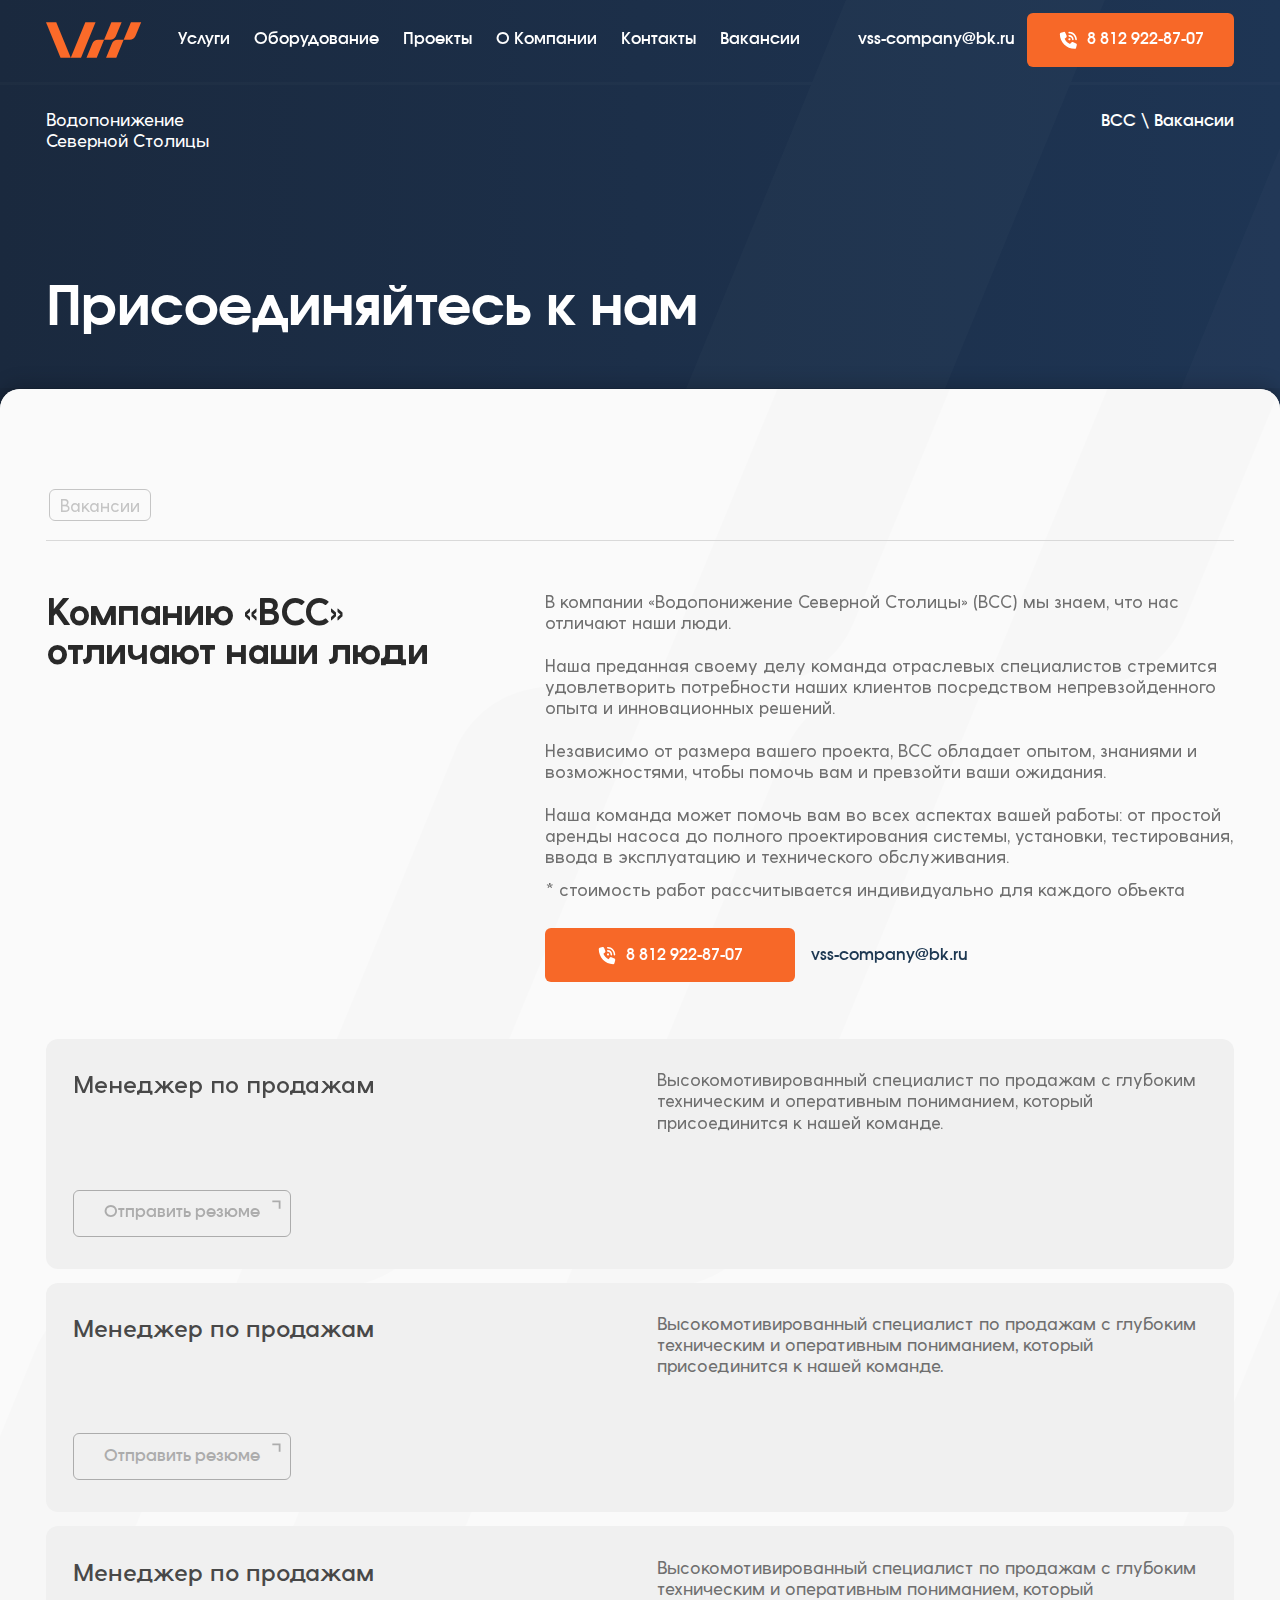
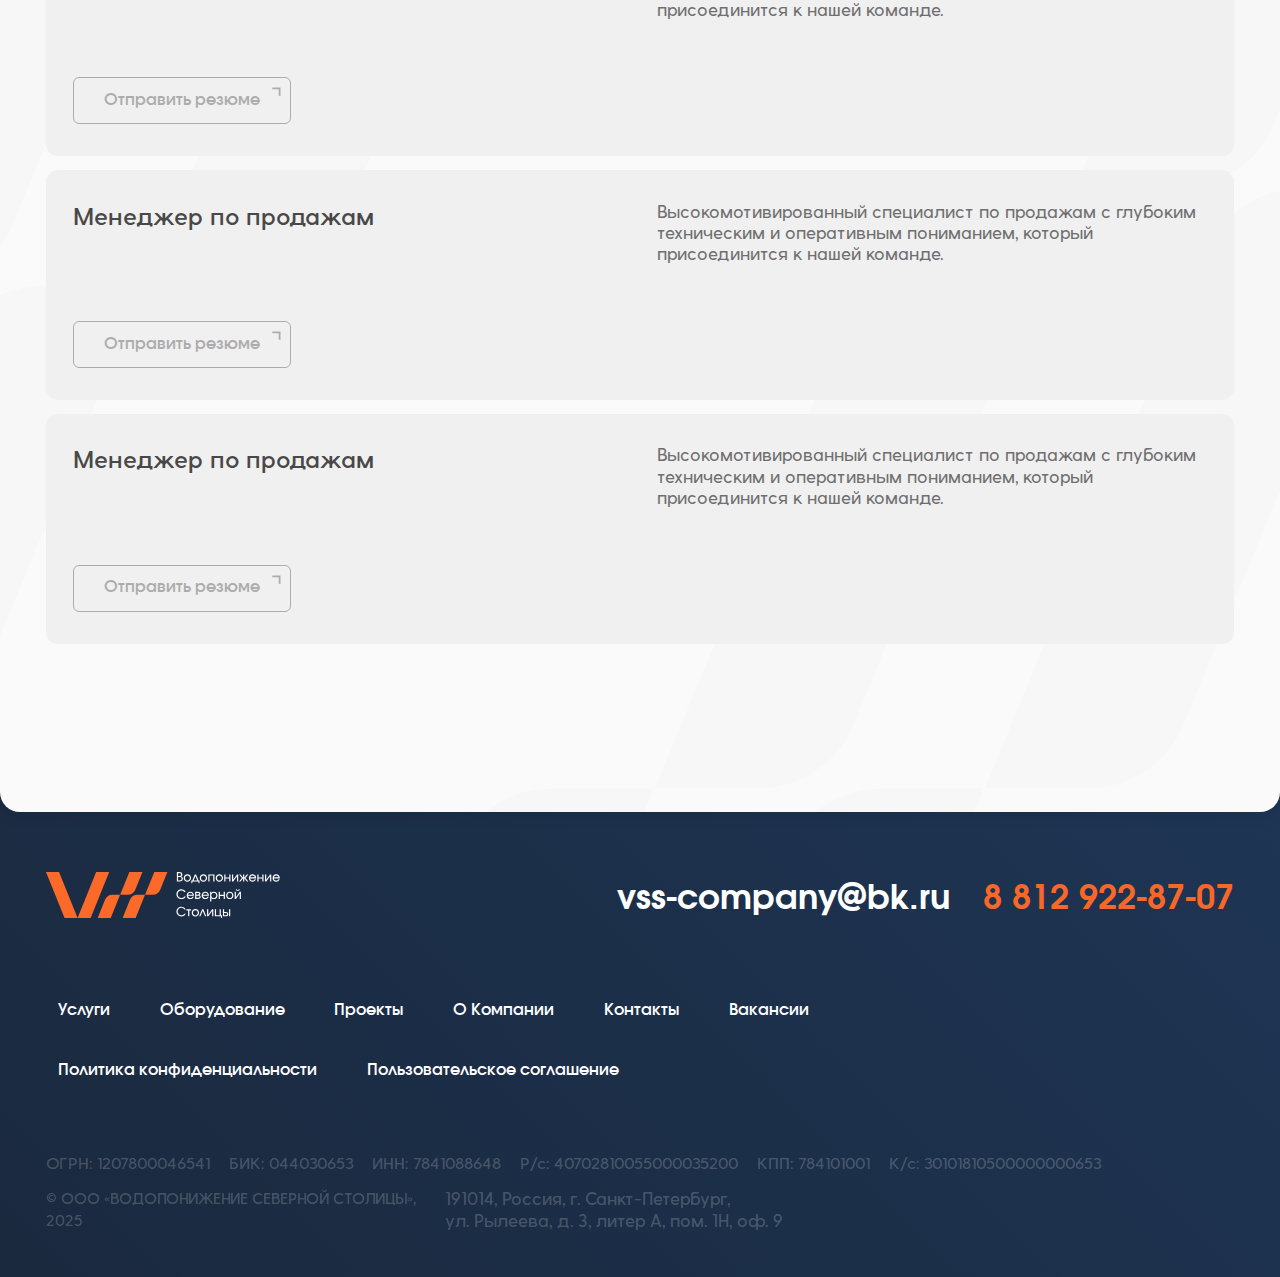
<file: jobs.html>
<!DOCTYPE html>
<html lang="ru">

<head>
	<title>Вакансии | ВСС</title>
	<meta charset="UTF-8">
	<meta name="format-detection" content="telephone=no">
	<link rel="stylesheet" href="css/style.min.css?_v=20250417194628">
	<meta name="robots" content="noindex, nofollow">
	<meta name="viewport" content="width=device-width, initial-scale=1.0">

	<!-- Preload Greycliff CF шрифты -->
	<link rel="preload" href="fonts/GreycliffCF-Bold.woff2" as="font" type="font/woff2" crossorigin>
	<link rel="preload" href="fonts/GreycliffCF-DemiBold.woff2" as="font" type="font/woff2" crossorigin>
	<link rel="preload" href="fonts/GreycliffCF-Medium.woff2" as="font" type="font/woff2" crossorigin>

	<!-- Preload Involve шрифты -->
	<link rel="preload" href="fonts/Involve-Bold.woff2" as="font" type="font/woff2" crossorigin>
	<link rel="preload" href="fonts/Involve-Medium.woff2" as="font" type="font/woff2" crossorigin>
	<link rel="preload" href="fonts/Involve-SemiBold.woff2" as="font" type="font/woff2" crossorigin>
</head>

<body>
	<div class="wrapper">
		<header class="header header--page">
			<div class="header__container">
				<div class="header__wrapper">

					<a href="index.html" class="header__logo-link">
						<div class="header__logo">
							<img src="img/vss-logo.svg" alt="Всс лого" width="75" height="28">
						</div>
					</a>

					<div class="header__menu menu">

						<div class="menu__body">

							<nav class="menu__nav">
								<ul class="menu__list">

									<li class="menu__item menu-item menu-item--header">
										<a href="services.html" class="menu-item__link link link-padding link-states">Услуги</a>
										<svg width="20" height="20" viewBox="0 0 20 20" fill="none" xmlns="http://www.w3.org/2000/svg" class="menu-item__arrow-link arrow-link">
											<path d="M4.69731 7.23338L11.7684 7.23338H12.7694L12.7738 8.23438V15.3054L12.7738 16.3064L11.7728 16.3064H10.7718V15.3054L10.7696 10.6496V9.23316H9.35758L4.69731 9.23537H3.69631V8.23438V7.23338L4.69731 7.23338Z" fill="white" />
										</svg>
									</li>

									<li class="menu__item menu-item menu-item--header">
										<a href="equipment.html" class="menu-item__link link link-padding link-states">Оборудование</a>
										<svg width="20" height="20" viewBox="0 0 20 20" fill="none" xmlns="http://www.w3.org/2000/svg" class="menu-item__arrow-link arrow-link">
											<path d="M4.69731 7.23338L11.7684 7.23338H12.7694L12.7738 8.23438V15.3054L12.7738 16.3064L11.7728 16.3064H10.7718V15.3054L10.7696 10.6496V9.23316H9.35758L4.69731 9.23537H3.69631V8.23438V7.23338L4.69731 7.23338Z" fill="white" />
										</svg>
									</li>

									<li class="menu__item menu-item menu-item--header">
										<a href="projects.html" class="menu-item__link link link-padding link-states">Проекты</a>
										<svg width="20" height="20" viewBox="0 0 20 20" fill="none" xmlns="http://www.w3.org/2000/svg" class="menu-item__arrow-link arrow-link">
											<path d="M4.69731 7.23338L11.7684 7.23338H12.7694L12.7738 8.23438V15.3054L12.7738 16.3064L11.7728 16.3064H10.7718V15.3054L10.7696 10.6496V9.23316H9.35758L4.69731 9.23537H3.69631V8.23438V7.23338L4.69731 7.23338Z" fill="white" />
										</svg>
									</li>

									<li class="menu__item menu-item menu-item--header">
										<a href="about-us.html" class="menu-item__link link link-padding link-states">О Компании</a>
										<svg width="20" height="20" viewBox="0 0 20 20" fill="none" xmlns="http://www.w3.org/2000/svg" class="menu-item__arrow-link arrow-link">
											<path d="M4.69731 7.23338L11.7684 7.23338H12.7694L12.7738 8.23438V15.3054L12.7738 16.3064L11.7728 16.3064H10.7718V15.3054L10.7696 10.6496V9.23316H9.35758L4.69731 9.23537H3.69631V8.23438V7.23338L4.69731 7.23338Z" fill="white" />
										</svg>
									</li>

									<li class="menu__item menu-item menu-item--header">
										<a href="contacts.html" class="menu-item__link link link-padding link-states">Контакты</a>
										<svg width="20" height="20" viewBox="0 0 20 20" fill="none" xmlns="http://www.w3.org/2000/svg" class="menu-item__arrow-link arrow-link">
											<path d="M4.69731 7.23338L11.7684 7.23338H12.7694L12.7738 8.23438V15.3054L12.7738 16.3064L11.7728 16.3064H10.7718V15.3054L10.7696 10.6496V9.23316H9.35758L4.69731 9.23537H3.69631V8.23438V7.23338L4.69731 7.23338Z" fill="white" />
										</svg>
									</li>

									<li class="menu__item menu-item menu-item--header">
										<a href="jobs.html" class="menu-item__link link link-padding link-states">Вакансии</a>
										<svg width="20" height="20" viewBox="0 0 20 20" fill="none" xmlns="http://www.w3.org/2000/svg" class="menu-item__arrow-link arrow-link">
											<path d="M4.69731 7.23338L11.7684 7.23338H12.7694L12.7738 8.23438V15.3054L12.7738 16.3064L11.7728 16.3064H10.7718V15.3054L10.7696 10.6496V9.23316H9.35758L4.69731 9.23537H3.69631V8.23438V7.23338L4.69731 7.23338Z" fill="white" />
										</svg>
									</li>

								</ul>
							</nav>

							<div class="menu__contacts">
								<div class="contact contact--header">

									<span class="contact__caption link inactive">Звоните</span>

									<a href="tel:+78129228707" class="contact__link contact__link--accent link-states">8 812
										922-87-07</a>

								</div>

								<div class="contact contact--header">

									<span class="contact__caption link inactive">Пишите</span>

									<a href="mailto:vss-company@bk.ru" class="contact__link link-states">vss-company@bk.ru</a>

								</div>
							</div>

						</div>

						<button type="button" aria-label="Открыть/Закрыть меню" class="menu__icon icon-menu"><span></span></button>

					</div>

					<address class="header__contacts">

						<a href="mailto:vss-company@bk.ru" class="header__contacts-link link link-states link-padding">vss-company@bk.ru</a>

						<a href="tel:+78129228707" class="header__contacts-btn btn btn--secondary-color">

							<div class="btn__icon">
								<svg width="24" height="24" viewBox="0 0 24 24" fill="none" xmlns="http://www.w3.org/2000/svg">
									<path d="M12.8438 3.00079C17.3473 3.00079 21 6.65337 21 11.1567C21 11.6242 20.6238 12.0004 20.1562 12.0004C19.6887 12.0004 19.3125 11.6242 19.3125 11.1567C19.3125 7.58497 16.4156 4.68822 12.8438 4.68822C12.3762 4.68822 12 4.31206 12 3.84451C12 3.37695 12.3762 3.00079 12.8438 3.00079ZM13.125 9.7505C13.4234 9.7505 13.7095 9.86902 13.9205 10.08C14.1315 10.291 14.25 10.5771 14.25 10.8754C14.25 11.1738 14.1315 11.4599 13.9205 11.6709C13.7095 11.8819 13.4234 12.0004 13.125 12.0004C12.8266 12.0004 12.5405 11.8819 12.3295 11.6709C12.1185 11.4599 12 11.1738 12 10.8754C12 10.5771 12.1185 10.291 12.3295 10.08C12.5405 9.86902 12.8266 9.7505 13.125 9.7505ZM12 7.21936C12 6.7518 12.3762 6.37564 12.8438 6.37564C15.484 6.37564 17.625 8.51657 17.625 11.1567C17.625 11.6242 17.2488 12.0004 16.7812 12.0004C16.3137 12.0004 15.9375 11.6242 15.9375 11.1567C15.9375 9.44817 14.5523 8.06307 12.8438 8.06307C12.3762 8.06307 12 7.68691 12 7.21936ZM7.13086 3.05001C7.81289 2.86369 8.52656 3.21172 8.79727 3.8656L10.2035 7.24045C10.4426 7.81347 10.2773 8.4779 9.7957 8.86811L8.0625 10.2884C9.2332 12.7633 11.2371 14.7671 13.7121 15.9377L15.1289 14.2046C15.5227 13.723 16.1836 13.5578 16.7566 13.7968L20.1316 15.203C20.7855 15.4737 21.1336 16.1873 20.9473 16.8693L20.1035 19.9629C19.9383 20.5746 19.3828 21 18.75 21C10.0523 21 3 13.948 3 5.25069C3 4.61791 3.42539 4.06246 4.03711 3.89372L7.13086 3.05001Z" fill="white" />
								</svg>
							</div>

							<span class="btn__text link">8 812 922-87-07</span>

						</a>

					</address>

				</div>
			</div>
		</header>
		<main class="page">

			<section class="hero-page">

				<div class="hero-page__container">

					<div class="hero-page__content-wrapper">

						<div class="hero-page__header">
							<span class="hero-page__company-name text-inverse">
								Водопонижение<br> Северной Столицы
							</span>

							<ul class="hero-page__breadcrumbs">

								<li class="hero-page__breadcrumbs-item">
									<a href="index.html" class="hero-page__breadcrumbs-link link link-states">ВСС</a>
								</li>

								<li class="hero-page__breadcrumbs-item">
									<a href="jobs.html" class="hero-page__breadcrumbs-link link link-states">Вакансии</a>
								</li>

							</ul>
						</div>

						<h1 class="hero-page__title heading-01">
							Присоединяйтесь к нам
						</h1>

					</div>

				</div>

			</section>

			<div class="main-body main-body--page">

				<section class="posts">
					<div class="posts__container">

						<div class="section-name section-name--line"><span class="section-name__text">Вакансии</span>
						</div>

						<div class="posts__wrapper grid-cols-12">

							<div class="posts__aside grid-cols-12">

								<h2 class="posts__title heading-03 max-w-3xl">Компанию «ВСС» отличают наши люди </h2>

								<p class="posts__text max-w-3xl">
									В компании «Водопонижение Северной Столицы» (ВСС) мы знаем, что
									нас отличают наши люди.<br><br>

									Наша преданная своему делу команда отраслевых специалистов стремится удовлетворить
									потребности наших клиентов посредством непревзойденного опыта и инновационных
									решений.<br><br>

									Независимо от размера вашего проекта, ВСС обладает опытом, знаниями и возможностями,
									чтобы помочь вам и превзойти ваши ожидания.<br><br>

									Наша команда может помочь вам во всех аспектах вашей работы: от простой аренды
									насоса до полного проектирования системы, установки, тестирования, ввода в
									эксплуатацию и технического обслуживания.
								</p>

								<div class="posts__btns-wrapper">

									<a href="tel:+78129228707" class="posts__btn btn">

										<div class="btn__icon">
											<img src="img/icons/phone.svg" alt="Телефон" width="20" height="20">
										</div>

										<span class="btn__text link">8 812 922-87-07</span>

									</a>

									<a href="mailto:vss-company@bk.ru" class="posts__link link link-states link-padding">vss-company@bk.ru</a>

									<a href="mailto:vss-company@bk.ru" class="posts__btn posts__btn--secondary btn btn--transparent-gray-600 btn--text-secondary">

										<span class="btn__text link">vss-company@bk.ru</span>

									</a>

								</div>

								<span class="posts__caption caption">* стоимость работ рассчитывается
									индивидуально для каждого объекта</span>

							</div>

							<div class="posts__content-wrapper">

								<article class="post post--job" id="mechanic">

									<div class="post__main-content">

										<h3 class="post__title">Менеджер по продажам</h3>

									</div>

									<div class="post__side-content">

										<p class="post__text">
											Высокомотивированный специалист по продажам с глубоким техническим и
											оперативным пониманием, который присоединится к нашей команде.
										</p>

									</div>

									<a href="mailto:vss-company@bk.ru" class="post__job-btn btn btn--transparent-gray-600 btn--sm">

										<span class="btn__text link">Отправить резюме</span>

										<svg width="20" height="20" viewBox="0 0 20 20" fill="none" xmlns="http://www.w3.org/2000/svg" class="btn__arrow-link arrow-link">
											<path d="M4.69731 7.23338L11.7684 7.23338H12.7694L12.7738 8.23438V15.3054L12.7738 16.3064L11.7728 16.3064H10.7718V15.3054L10.7696 10.6496V9.23316H9.35758L4.69731 9.23537H3.69631V8.23438V7.23338L4.69731 7.23338Z" fill="white" />
										</svg>

									</a>

								</article>

								<article class="post post--job">

									<div class="post__main-content">

										<h3 class="post__title">Менеджер по продажам</h3>

									</div>

									<div class="post__side-content">

										<p class="post__text">
											Высокомотивированный специалист по продажам с глубоким техническим и
											оперативным пониманием, который присоединится к нашей команде.
										</p>

									</div>

									<a href="mailto:vss-company@bk.ru" class="post__job-btn btn btn--transparent-gray-600 btn--sm">

										<span class="btn__text link">Отправить резюме</span>

										<svg width="20" height="20" viewBox="0 0 20 20" fill="none" xmlns="http://www.w3.org/2000/svg" class="btn__arrow-link arrow-link">
											<path d="M4.69731 7.23338L11.7684 7.23338H12.7694L12.7738 8.23438V15.3054L12.7738 16.3064L11.7728 16.3064H10.7718V15.3054L10.7696 10.6496V9.23316H9.35758L4.69731 9.23537H3.69631V8.23438V7.23338L4.69731 7.23338Z" fill="white" />
										</svg>

									</a>

								</article>

								<article class="post post--job">

									<div class="post__main-content">

										<h3 class="post__title">Менеджер по продажам</h3>

									</div>

									<div class="post__side-content">

										<p class="post__text">
											Высокомотивированный специалист по продажам с глубоким техническим и
											оперативным пониманием, который присоединится к нашей команде.
										</p>

									</div>

									<a href="mailto:vss-company@bk.ru" class="post__job-btn btn btn--transparent-gray-600 btn--sm">

										<span class="btn__text link">Отправить резюме</span>

										<svg width="20" height="20" viewBox="0 0 20 20" fill="none" xmlns="http://www.w3.org/2000/svg" class="btn__arrow-link arrow-link">
											<path d="M4.69731 7.23338L11.7684 7.23338H12.7694L12.7738 8.23438V15.3054L12.7738 16.3064L11.7728 16.3064H10.7718V15.3054L10.7696 10.6496V9.23316H9.35758L4.69731 9.23537H3.69631V8.23438V7.23338L4.69731 7.23338Z" fill="white" />
										</svg>

									</a>

								</article>

								<article class="post post--job">

									<div class="post__main-content">

										<h3 class="post__title">Менеджер по продажам</h3>

									</div>

									<div class="post__side-content">

										<p class="post__text">
											Высокомотивированный специалист по продажам с глубоким техническим и
											оперативным пониманием, который присоединится к нашей команде.
										</p>

									</div>

									<a href="mailto:vss-company@bk.ru" class="post__job-btn btn btn--transparent-gray-600 btn--sm">

										<span class="btn__text link">Отправить резюме</span>

										<svg width="20" height="20" viewBox="0 0 20 20" fill="none" xmlns="http://www.w3.org/2000/svg" class="btn__arrow-link arrow-link">
											<path d="M4.69731 7.23338L11.7684 7.23338H12.7694L12.7738 8.23438V15.3054L12.7738 16.3064L11.7728 16.3064H10.7718V15.3054L10.7696 10.6496V9.23316H9.35758L4.69731 9.23537H3.69631V8.23438V7.23338L4.69731 7.23338Z" fill="white" />
										</svg>

									</a>

								</article>

								<article class="post post--job">

									<div class="post__main-content">

										<h3 class="post__title">Менеджер по продажам</h3>

									</div>

									<div class="post__side-content">

										<p class="post__text">
											Высокомотивированный специалист по продажам с глубоким техническим и
											оперативным пониманием, который присоединится к нашей команде.
										</p>

									</div>

									<a href="mailto:vss-company@bk.ru" class="post__job-btn btn btn--transparent-gray-600 btn--sm">

										<span class="btn__text link">Отправить резюме</span>

										<svg width="20" height="20" viewBox="0 0 20 20" fill="none" xmlns="http://www.w3.org/2000/svg" class="btn__arrow-link arrow-link">
											<path d="M4.69731 7.23338L11.7684 7.23338H12.7694L12.7738 8.23438V15.3054L12.7738 16.3064L11.7728 16.3064H10.7718V15.3054L10.7696 10.6496V9.23316H9.35758L4.69731 9.23537H3.69631V8.23438V7.23338L4.69731 7.23338Z" fill="white" />
										</svg>

									</a>

								</article>

							</div>

						</div>

					</div>
				</section>

			</div>

		</main>
		<footer class="footer">
			<div class="footer__container">
				<div class="footer__wrapper grid-cols-12">

					<a href="index.html" class="footer__logo-link">
						<div class="footer__logo">
							<img src="img/vss-logo-name.svg" alt="Всс лого - Водопонижение Северной Столицы" width="186" height="36">
						</div>
					</a>

					<div class="footer__contacts">

						<div class="contact contact--footer">

							<span class="contact__caption link inactive">Пишите</span>

							<a href="mailto:vss-company@bk.ru" class="contact__link link-states">vss-company@bk.ru</a>

						</div>

						<div class="contact contact--footer">

							<span class="contact__caption link inactive">Звоните</span>

							<a href="tel:+78129228707" class="contact__link contact__link--accent link-states">8 812
								922-87-07</a>

						</div>

					</div>

					<div class="footer__nav">

						<ul class="footer__menu-list">

							<li class="footer__menu-item menu-item menu-item--footer">
								<a href="services.html" class="menu-item__link link link-states link-padding">Услуги</a>
								<svg width="20" height="20" viewBox="0 0 20 20" fill="none" xmlns="http://www.w3.org/2000/svg" class="menu-item__arrow-link arrow-link">
									<path d="M4.69731 7.23338L11.7684 7.23338H12.7694L12.7738 8.23438V15.3054L12.7738 16.3064L11.7728 16.3064H10.7718V15.3054L10.7696 10.6496V9.23316H9.35758L4.69731 9.23537H3.69631V8.23438V7.23338L4.69731 7.23338Z" fill="white" />
								</svg>
							</li>

							<li class="footer__menu-item menu-item menu-item--footer">
								<a href="equipment.html" class="menu-item__link link link-states link-padding">Оборудование</a>
								<svg width="20" height="20" viewBox="0 0 20 20" fill="none" xmlns="http://www.w3.org/2000/svg" class="menu-item__arrow-link arrow-link">
									<path d="M4.69731 7.23338L11.7684 7.23338H12.7694L12.7738 8.23438V15.3054L12.7738 16.3064L11.7728 16.3064H10.7718V15.3054L10.7696 10.6496V9.23316H9.35758L4.69731 9.23537H3.69631V8.23438V7.23338L4.69731 7.23338Z" fill="white" />
								</svg>
							</li>

							<li class="footer__menu-item menu-item menu-item--footer">
								<a href="projects.html" class="menu-item__link link link-states link-padding">Проекты</a>
								<svg width="20" height="20" viewBox="0 0 20 20" fill="none" xmlns="http://www.w3.org/2000/svg" class="menu-item__arrow-link arrow-link">
									<path d="M4.69731 7.23338L11.7684 7.23338H12.7694L12.7738 8.23438V15.3054L12.7738 16.3064L11.7728 16.3064H10.7718V15.3054L10.7696 10.6496V9.23316H9.35758L4.69731 9.23537H3.69631V8.23438V7.23338L4.69731 7.23338Z" fill="white" />
								</svg>
							</li>

							<li class="footer__menu-item menu-item menu-item--footer">
								<a href="about-us.html" class="menu-item__link link link-states link-padding">О Компании</a>
								<svg width="20" height="20" viewBox="0 0 20 20" fill="none" xmlns="http://www.w3.org/2000/svg" class="menu-item__arrow-link arrow-link">
									<path d="M4.69731 7.23338L11.7684 7.23338H12.7694L12.7738 8.23438V15.3054L12.7738 16.3064L11.7728 16.3064H10.7718V15.3054L10.7696 10.6496V9.23316H9.35758L4.69731 9.23537H3.69631V8.23438V7.23338L4.69731 7.23338Z" fill="white" />
								</svg>
							</li>

							<li class="footer__menu-item menu-item menu-item--footer">
								<a href="contacts.html" class="menu-item__link link link-states link-padding">Контакты</a>
								<svg width="20" height="20" viewBox="0 0 20 20" fill="none" xmlns="http://www.w3.org/2000/svg" class="menu-item__arrow-link arrow-link">
									<path d="M4.69731 7.23338L11.7684 7.23338H12.7694L12.7738 8.23438V15.3054L12.7738 16.3064L11.7728 16.3064H10.7718V15.3054L10.7696 10.6496V9.23316H9.35758L4.69731 9.23537H3.69631V8.23438V7.23338L4.69731 7.23338Z" fill="white" />
								</svg>
							</li>

							<li class="footer__menu-item menu-item menu-item--footer">
								<a href="jobs.html" class="menu-item__link link link-states link-padding">Вакансии</a>
								<svg width="20" height="20" viewBox="0 0 20 20" fill="none" xmlns="http://www.w3.org/2000/svg" class="menu-item__arrow-link arrow-link">
									<path d="M4.69731 7.23338L11.7684 7.23338H12.7694L12.7738 8.23438V15.3054L12.7738 16.3064L11.7728 16.3064H10.7718V15.3054L10.7696 10.6496V9.23316H9.35758L4.69731 9.23537H3.69631V8.23438V7.23338L4.69731 7.23338Z" fill="white" />
								</svg>
							</li>

						</ul>

						<ul class="footer__menu-list footer__menu-list--legal">

							<li class="footer__menu-item menu-item menu-item--footer menu-item--footer-no-bt">
								<a href="privacy.html" class="menu-item__link link link-states link-padding">Политика конфиденциальности</a>
								<svg width="20" height="20" viewBox="0 0 20 20" fill="none" xmlns="http://www.w3.org/2000/svg" class="menu-item__arrow-link arrow-link">
									<path d="M4.69731 7.23338L11.7684 7.23338H12.7694L12.7738 8.23438V15.3054L12.7738 16.3064L11.7728 16.3064H10.7718V15.3054L10.7696 10.6496V9.23316H9.35758L4.69731 9.23537H3.69631V8.23438V7.23338L4.69731 7.23338Z" fill="white" />
								</svg>
							</li>

							<li class="footer__menu-item menu-item menu-item--footer">
								<a href="agreement.html" class="menu-item__link link link-states link-padding">Пользовательское соглашение</a>
								<svg width="20" height="20" viewBox="0 0 20 20" fill="none" xmlns="http://www.w3.org/2000/svg" class="menu-item__arrow-link arrow-link">
									<path d="M4.69731 7.23338L11.7684 7.23338H12.7694L12.7738 8.23438V15.3054L12.7738 16.3064L11.7728 16.3064H10.7718V15.3054L10.7696 10.6496V9.23316H9.35758L4.69731 9.23537H3.69631V8.23438V7.23338L4.69731 7.23338Z" fill="white" />
								</svg>
							</li>

						</ul>

					</div>

					<div class="footer__copyright inactive">© ООО «ВОДОПОНИЖЕНИЕ СЕВЕРНОЙ СТОЛИЦЫ», 2025</div>

					<address class="footer__address inactive">191014, Россия, г. Санкт-Петербург,<br> ул. Рылеева, д. 3,
						литер А, пом. 1Н, оф. 9</address>

					<div class="footer__legal">
						<span class="footer__legal-text inactive">ОГРН: 1207800046541</span>
						<span class="footer__legal-text inactive">БИК: 044030653</span>
						<span class="footer__legal-text inactive">ИНН: 7841088648</span>
						<span class="footer__legal-text inactive">Р/с: 40702810055000035200</span>
						<span class="footer__legal-text inactive">КПП: 784101001</span>
						<span class="footer__legal-text inactive">К/с: 30101810500000000653</span>
					</div>


				</div>
			</div>
		</footer>
	</div>
	<script src="js/app.min.js?_v=20250417194628"></script>
</body>

</html>
</file>
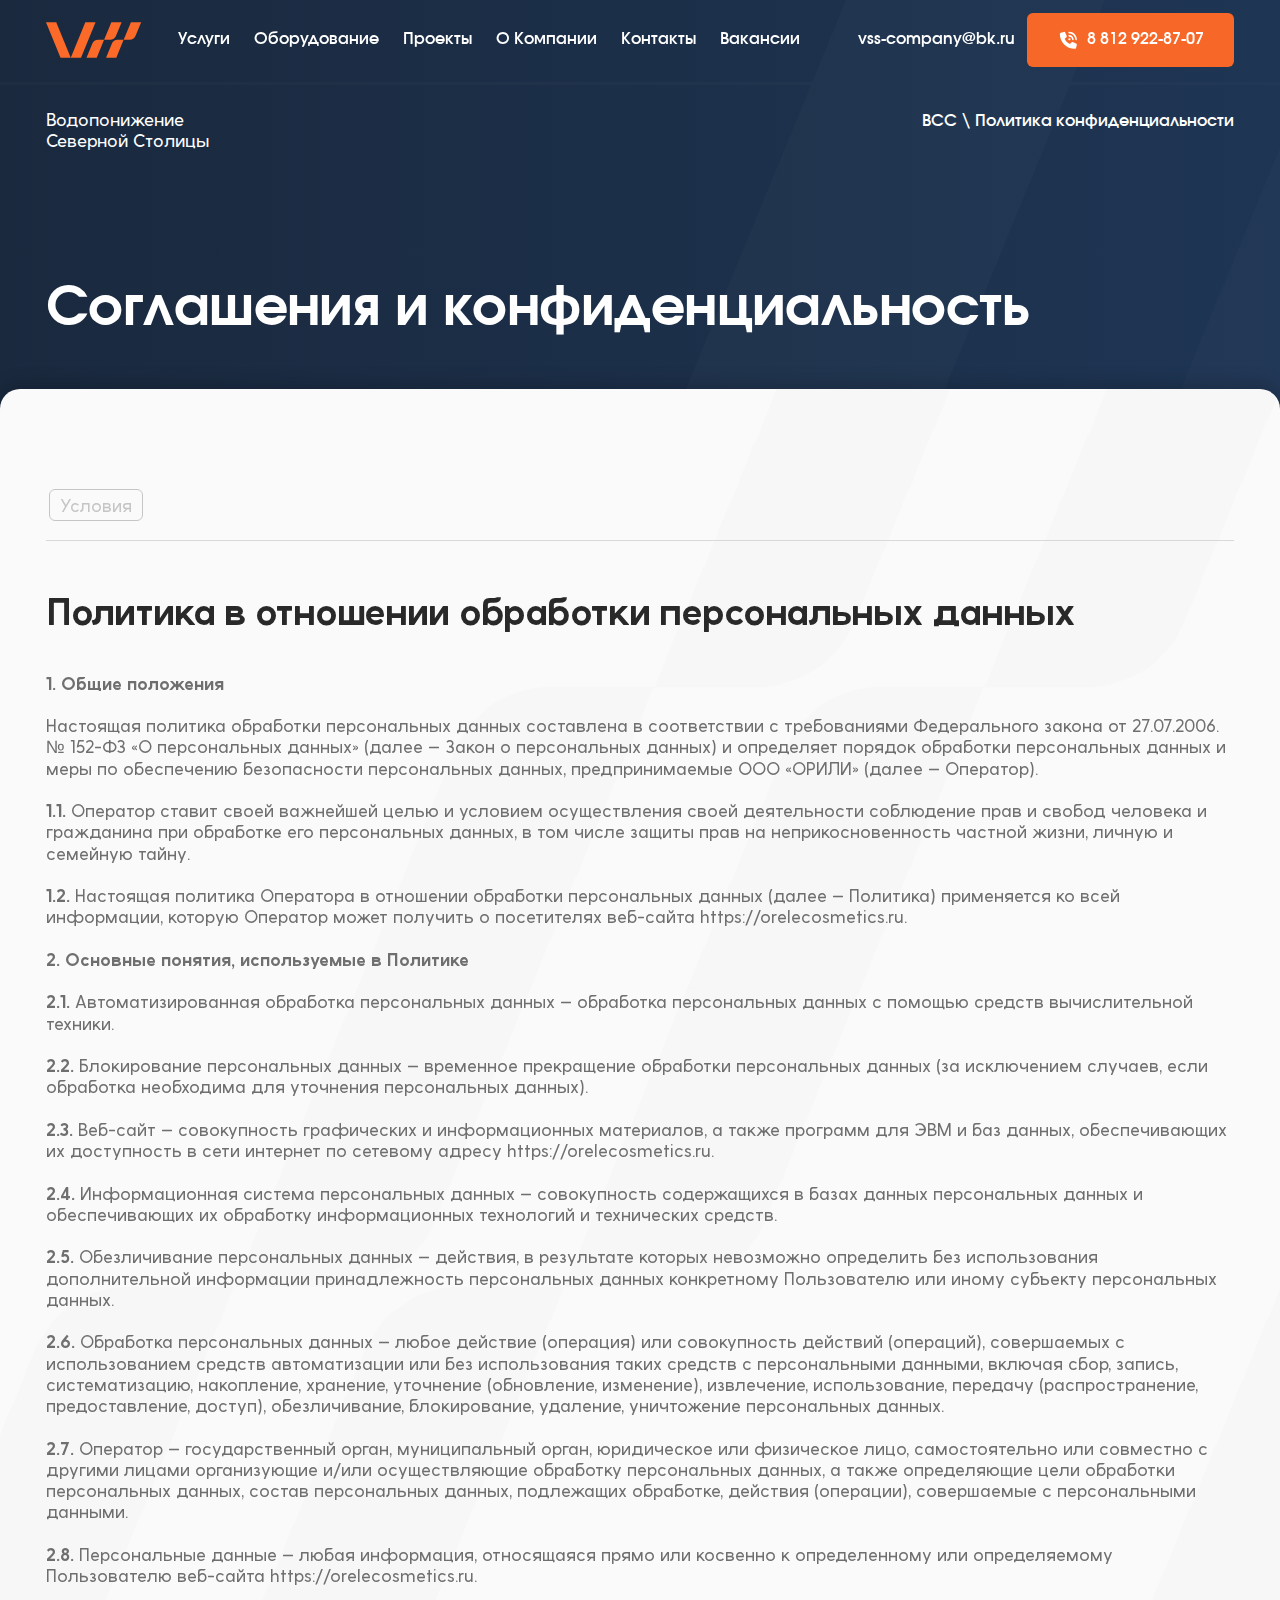
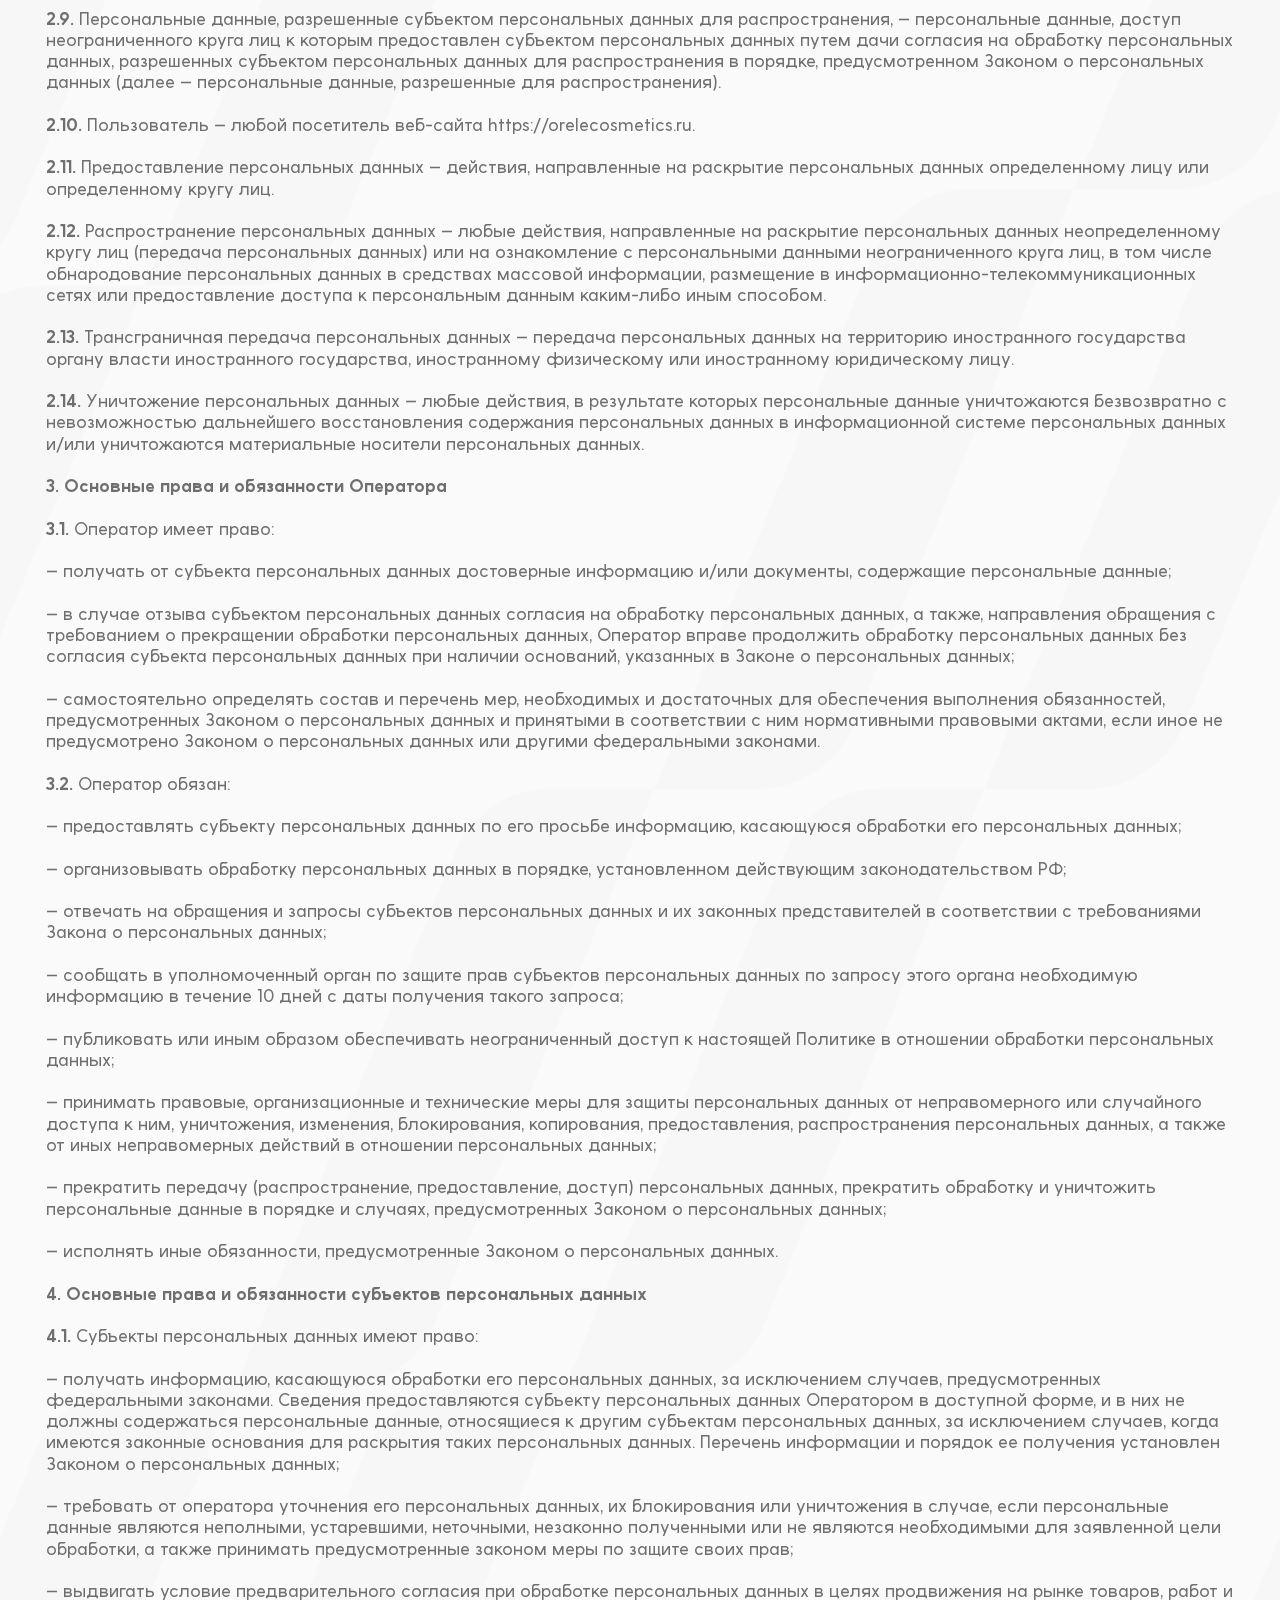
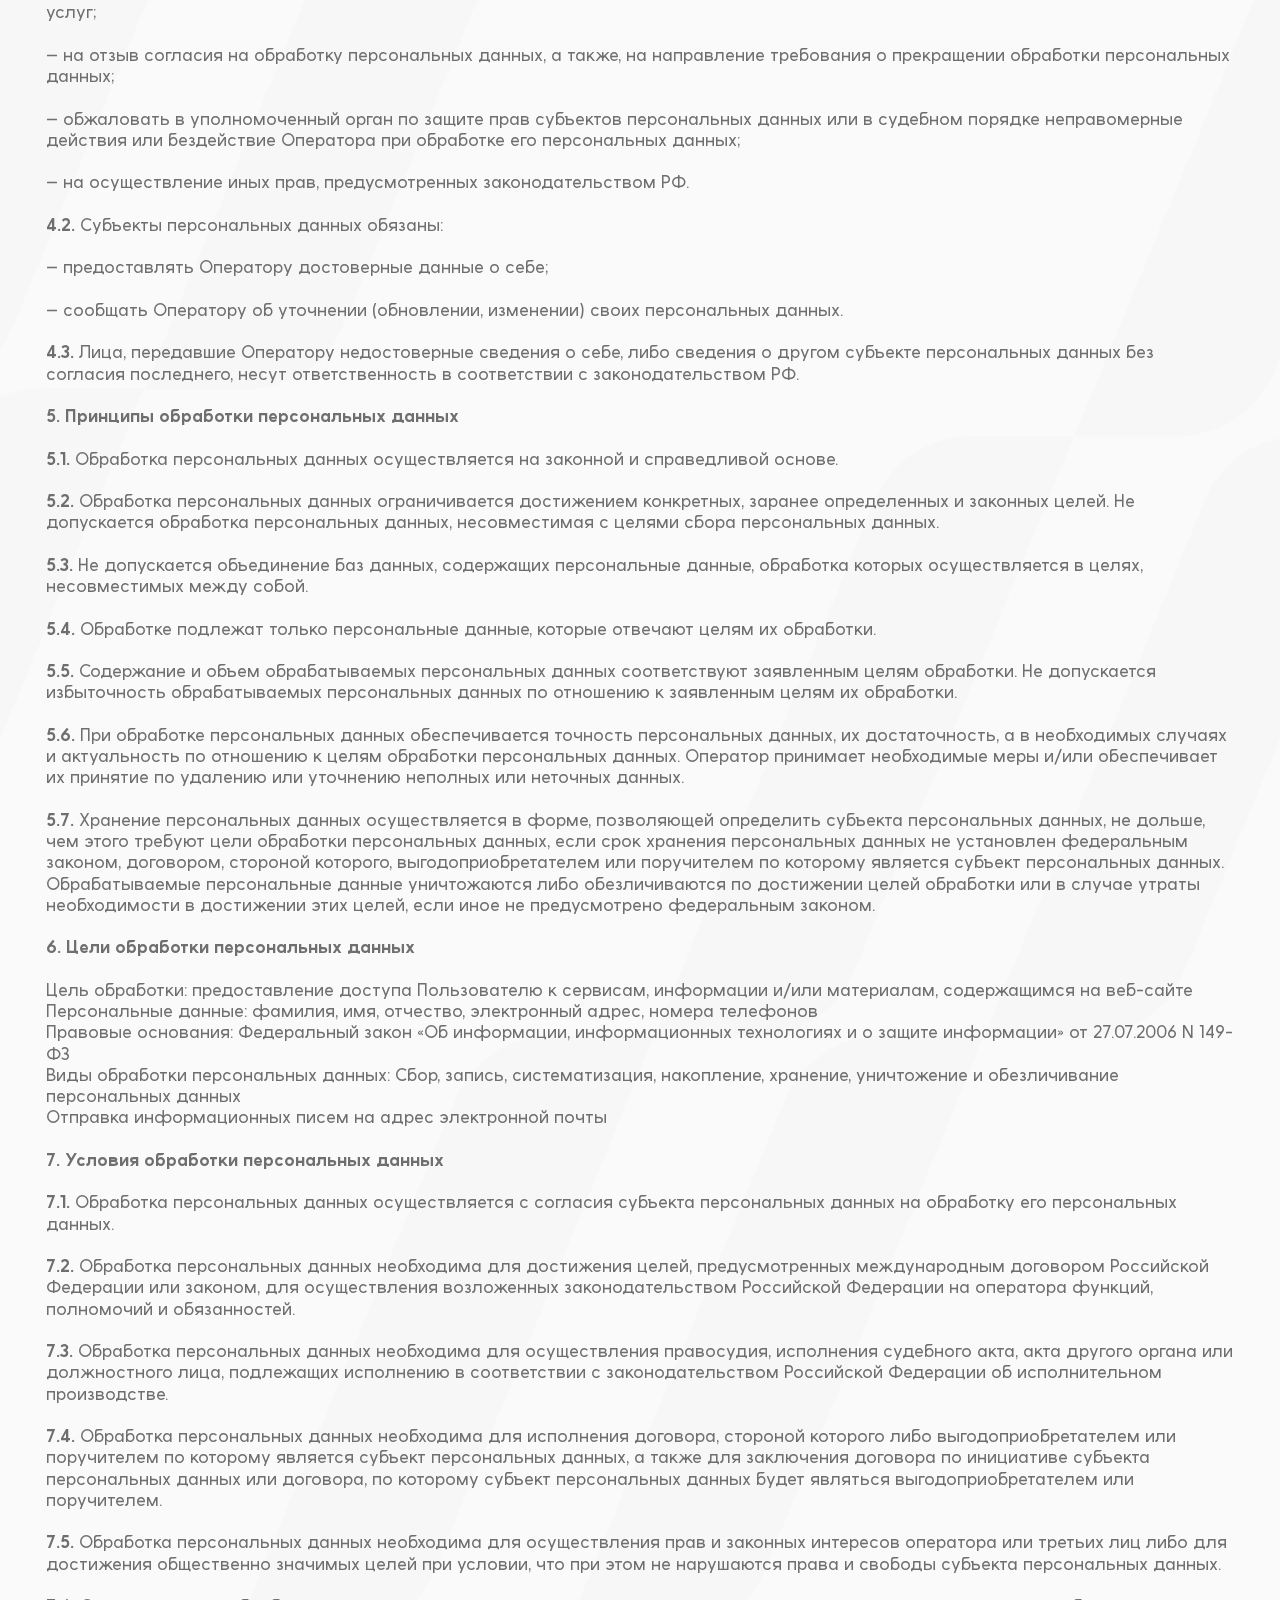
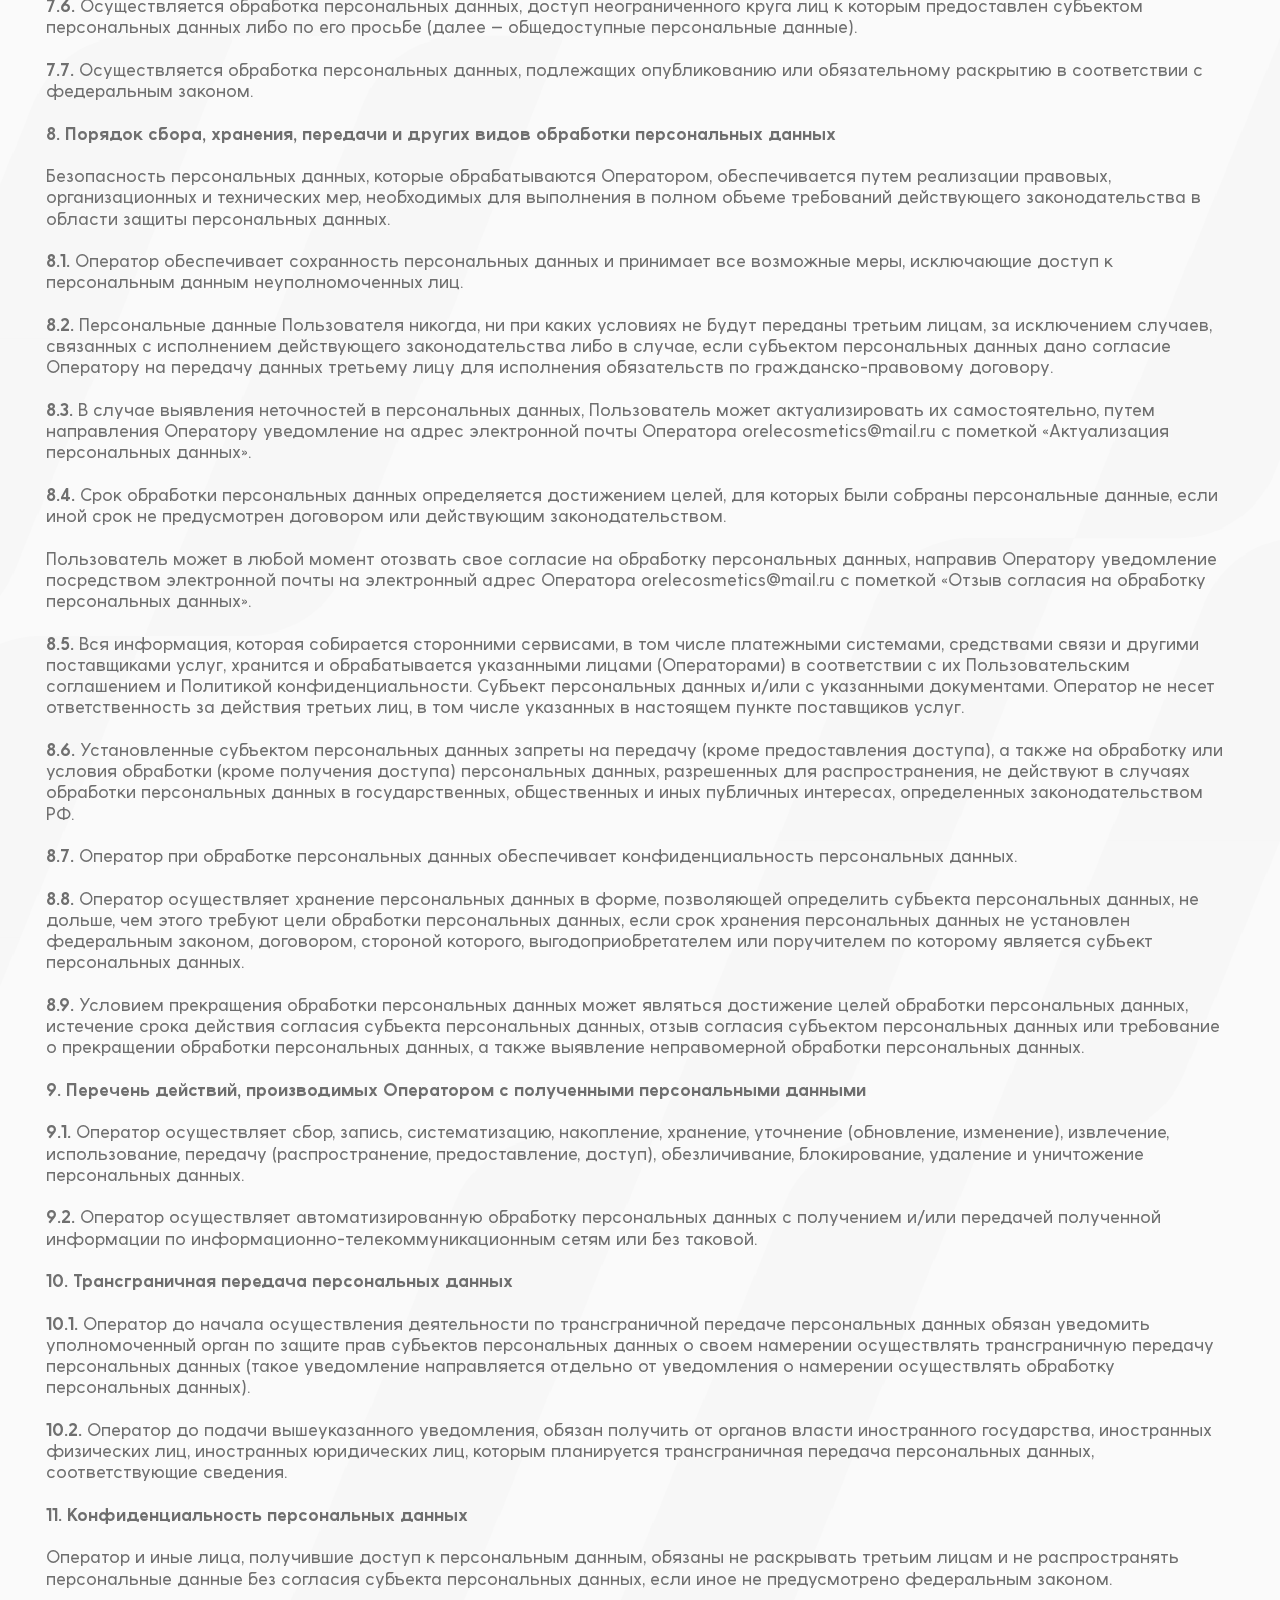
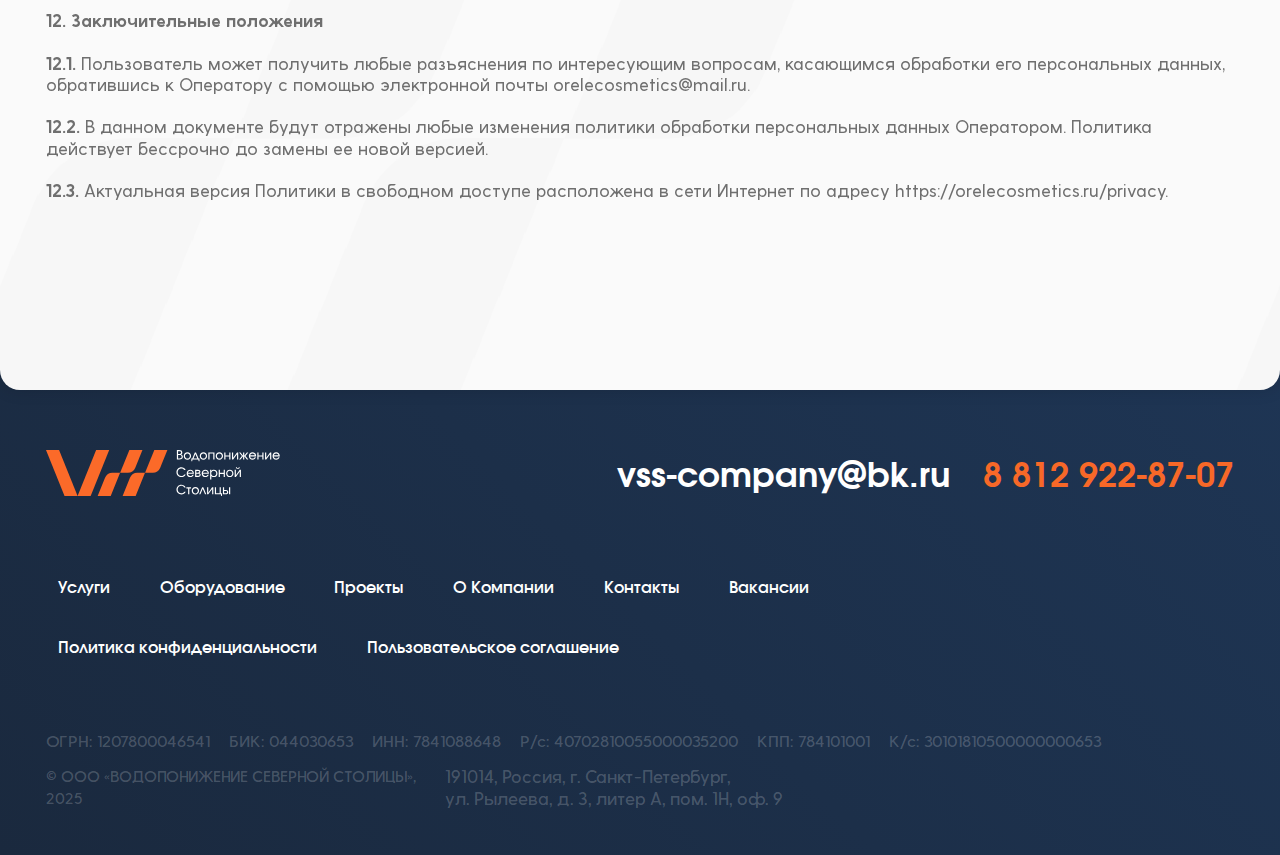
<file: privacy.html>
<!DOCTYPE html>
<html lang="ru">

<head>
	<title>Политика конфиденциальности | ВСС</title>
	<meta charset="UTF-8">
	<meta name="format-detection" content="telephone=no">
	<link rel="stylesheet" href="css/style.min.css?_v=20250417194628">
	<meta name="robots" content="noindex, nofollow">
	<meta name="viewport" content="width=device-width, initial-scale=1.0">

	<!-- Preload Greycliff CF шрифты -->
	<link rel="preload" href="fonts/GreycliffCF-Bold.woff2" as="font" type="font/woff2" crossorigin>
	<link rel="preload" href="fonts/GreycliffCF-DemiBold.woff2" as="font" type="font/woff2" crossorigin>
	<link rel="preload" href="fonts/GreycliffCF-Medium.woff2" as="font" type="font/woff2" crossorigin>

	<!-- Preload Involve шрифты -->
	<link rel="preload" href="fonts/Involve-Bold.woff2" as="font" type="font/woff2" crossorigin>
	<link rel="preload" href="fonts/Involve-Medium.woff2" as="font" type="font/woff2" crossorigin>
	<link rel="preload" href="fonts/Involve-SemiBold.woff2" as="font" type="font/woff2" crossorigin>
</head>

<body>
	<div class="wrapper">
		<header class="header header--page">
			<div class="header__container">
				<div class="header__wrapper">

					<a href="index.html" class="header__logo-link">
						<div class="header__logo">
							<img src="img/vss-logo.svg" alt="Всс лого" width="75" height="28">
						</div>
					</a>

					<div class="header__menu menu">

						<div class="menu__body">

							<nav class="menu__nav">
								<ul class="menu__list">

									<li class="menu__item menu-item menu-item--header">
										<a href="services.html" class="menu-item__link link link-padding link-states">Услуги</a>
										<svg width="20" height="20" viewBox="0 0 20 20" fill="none" xmlns="http://www.w3.org/2000/svg" class="menu-item__arrow-link arrow-link">
											<path d="M4.69731 7.23338L11.7684 7.23338H12.7694L12.7738 8.23438V15.3054L12.7738 16.3064L11.7728 16.3064H10.7718V15.3054L10.7696 10.6496V9.23316H9.35758L4.69731 9.23537H3.69631V8.23438V7.23338L4.69731 7.23338Z" fill="white" />
										</svg>
									</li>

									<li class="menu__item menu-item menu-item--header">
										<a href="equipment.html" class="menu-item__link link link-padding link-states">Оборудование</a>
										<svg width="20" height="20" viewBox="0 0 20 20" fill="none" xmlns="http://www.w3.org/2000/svg" class="menu-item__arrow-link arrow-link">
											<path d="M4.69731 7.23338L11.7684 7.23338H12.7694L12.7738 8.23438V15.3054L12.7738 16.3064L11.7728 16.3064H10.7718V15.3054L10.7696 10.6496V9.23316H9.35758L4.69731 9.23537H3.69631V8.23438V7.23338L4.69731 7.23338Z" fill="white" />
										</svg>
									</li>

									<li class="menu__item menu-item menu-item--header">
										<a href="projects.html" class="menu-item__link link link-padding link-states">Проекты</a>
										<svg width="20" height="20" viewBox="0 0 20 20" fill="none" xmlns="http://www.w3.org/2000/svg" class="menu-item__arrow-link arrow-link">
											<path d="M4.69731 7.23338L11.7684 7.23338H12.7694L12.7738 8.23438V15.3054L12.7738 16.3064L11.7728 16.3064H10.7718V15.3054L10.7696 10.6496V9.23316H9.35758L4.69731 9.23537H3.69631V8.23438V7.23338L4.69731 7.23338Z" fill="white" />
										</svg>
									</li>

									<li class="menu__item menu-item menu-item--header">
										<a href="about-us.html" class="menu-item__link link link-padding link-states">О Компании</a>
										<svg width="20" height="20" viewBox="0 0 20 20" fill="none" xmlns="http://www.w3.org/2000/svg" class="menu-item__arrow-link arrow-link">
											<path d="M4.69731 7.23338L11.7684 7.23338H12.7694L12.7738 8.23438V15.3054L12.7738 16.3064L11.7728 16.3064H10.7718V15.3054L10.7696 10.6496V9.23316H9.35758L4.69731 9.23537H3.69631V8.23438V7.23338L4.69731 7.23338Z" fill="white" />
										</svg>
									</li>

									<li class="menu__item menu-item menu-item--header">
										<a href="contacts.html" class="menu-item__link link link-padding link-states">Контакты</a>
										<svg width="20" height="20" viewBox="0 0 20 20" fill="none" xmlns="http://www.w3.org/2000/svg" class="menu-item__arrow-link arrow-link">
											<path d="M4.69731 7.23338L11.7684 7.23338H12.7694L12.7738 8.23438V15.3054L12.7738 16.3064L11.7728 16.3064H10.7718V15.3054L10.7696 10.6496V9.23316H9.35758L4.69731 9.23537H3.69631V8.23438V7.23338L4.69731 7.23338Z" fill="white" />
										</svg>
									</li>

									<li class="menu__item menu-item menu-item--header">
										<a href="jobs.html" class="menu-item__link link link-padding link-states">Вакансии</a>
										<svg width="20" height="20" viewBox="0 0 20 20" fill="none" xmlns="http://www.w3.org/2000/svg" class="menu-item__arrow-link arrow-link">
											<path d="M4.69731 7.23338L11.7684 7.23338H12.7694L12.7738 8.23438V15.3054L12.7738 16.3064L11.7728 16.3064H10.7718V15.3054L10.7696 10.6496V9.23316H9.35758L4.69731 9.23537H3.69631V8.23438V7.23338L4.69731 7.23338Z" fill="white" />
										</svg>
									</li>

								</ul>
							</nav>

							<div class="menu__contacts">
								<div class="contact contact--header">

									<span class="contact__caption link inactive">Звоните</span>

									<a href="tel:+78129228707" class="contact__link contact__link--accent link-states">8 812
										922-87-07</a>

								</div>

								<div class="contact contact--header">

									<span class="contact__caption link inactive">Пишите</span>

									<a href="mailto:vss-company@bk.ru" class="contact__link link-states">vss-company@bk.ru</a>

								</div>
							</div>

						</div>

						<button type="button" aria-label="Открыть/Закрыть меню" class="menu__icon icon-menu"><span></span></button>

					</div>

					<address class="header__contacts">

						<a href="mailto:vss-company@bk.ru" class="header__contacts-link link link-states link-padding">vss-company@bk.ru</a>

						<a href="tel:+78129228707" class="header__contacts-btn btn btn--secondary-color">

							<div class="btn__icon">
								<svg width="24" height="24" viewBox="0 0 24 24" fill="none" xmlns="http://www.w3.org/2000/svg">
									<path d="M12.8438 3.00079C17.3473 3.00079 21 6.65337 21 11.1567C21 11.6242 20.6238 12.0004 20.1562 12.0004C19.6887 12.0004 19.3125 11.6242 19.3125 11.1567C19.3125 7.58497 16.4156 4.68822 12.8438 4.68822C12.3762 4.68822 12 4.31206 12 3.84451C12 3.37695 12.3762 3.00079 12.8438 3.00079ZM13.125 9.7505C13.4234 9.7505 13.7095 9.86902 13.9205 10.08C14.1315 10.291 14.25 10.5771 14.25 10.8754C14.25 11.1738 14.1315 11.4599 13.9205 11.6709C13.7095 11.8819 13.4234 12.0004 13.125 12.0004C12.8266 12.0004 12.5405 11.8819 12.3295 11.6709C12.1185 11.4599 12 11.1738 12 10.8754C12 10.5771 12.1185 10.291 12.3295 10.08C12.5405 9.86902 12.8266 9.7505 13.125 9.7505ZM12 7.21936C12 6.7518 12.3762 6.37564 12.8438 6.37564C15.484 6.37564 17.625 8.51657 17.625 11.1567C17.625 11.6242 17.2488 12.0004 16.7812 12.0004C16.3137 12.0004 15.9375 11.6242 15.9375 11.1567C15.9375 9.44817 14.5523 8.06307 12.8438 8.06307C12.3762 8.06307 12 7.68691 12 7.21936ZM7.13086 3.05001C7.81289 2.86369 8.52656 3.21172 8.79727 3.8656L10.2035 7.24045C10.4426 7.81347 10.2773 8.4779 9.7957 8.86811L8.0625 10.2884C9.2332 12.7633 11.2371 14.7671 13.7121 15.9377L15.1289 14.2046C15.5227 13.723 16.1836 13.5578 16.7566 13.7968L20.1316 15.203C20.7855 15.4737 21.1336 16.1873 20.9473 16.8693L20.1035 19.9629C19.9383 20.5746 19.3828 21 18.75 21C10.0523 21 3 13.948 3 5.25069C3 4.61791 3.42539 4.06246 4.03711 3.89372L7.13086 3.05001Z" fill="white" />
								</svg>
							</div>

							<span class="btn__text link">8 812 922-87-07</span>

						</a>

					</address>

				</div>
			</div>
		</header>
		<main class="page">

			<section class="hero-page">

				<div class="hero-page__container">

					<div class="hero-page__content-wrapper">

						<div class="hero-page__header">
							<span class="hero-page__company-name text-inverse">
								Водопонижение<br> Северной Столицы
							</span>

							<ul class="hero-page__breadcrumbs">

								<li class="hero-page__breadcrumbs-item">
									<a href="index.html" class="hero-page__breadcrumbs-link link link-states">ВСС</a>
								</li>

								<li class="hero-page__breadcrumbs-item">
									<a href="privacy.html" class="hero-page__breadcrumbs-link link link-states">Политика
										конфиденциальности</a>
								</li>

							</ul>
						</div>

						<h1 class="hero-page__title heading-01">
							Соглашения и конфиденциальность
						</h1>

					</div>

				</div>

			</section>

			<div class="main-body main-body--page">

				<section class="legal">
					<div class="legal__container">

						<div class="section-name section-name--line"><span class="section-name__text">Условия</span>
						</div>

						<div class="legal__title-group title-group">

							<h2 class="title-group__title heading-03">Политика в отношении обработки персональных данных
							</h2>

						</div>

						<div class="legal__body">



							<p><strong>1. Общие положения</strong><br><br></p>



							<p>Настоящая политика обработки персональных данных составлена в соответствии с
								требованиями Федерального закона от 27.07.2006. № 152-ФЗ «О персональных данных»
								(далее — Закон о персональных данных) и определяет порядок обработки персональных
								данных и меры по обеспечению безопасности персональных данных, предпринимаемые ООО
								«ОРИЛИ» (далее — Оператор).<br><br></p>



							<p><strong>1.1.</strong> Оператор ставит своей важнейшей целью и условием осуществления
								своей деятельности соблюдение прав и свобод человека и гражданина при обработке его
								персональных данных, в том числе защиты прав на неприкосновенность частной жизни,
								личную и семейную тайну.<br><br></p>



							<p><strong>1.2.</strong> Настоящая политика Оператора в отношении обработки персональных
								данных (далее — Политика) применяется ко всей информации, которую Оператор может
								получить о посетителях веб-сайта https://orelecosmetics.ru.<br><br></p>



							<p><strong>2. Основные понятия, используемые в Политике</strong><br><br></p>



							<p><strong>2.1.</strong> Автоматизированная обработка персональных данных — обработка
								персональных данных с помощью средств вычислительной техники.<br><br></p>



							<p><strong>2.2.</strong> Блокирование персональных данных — временное прекращение
								обработки персональных данных (за исключением случаев, если обработка необходима для
								уточнения персональных данных).<br><br></p>



							<p><strong>2.3. </strong>Веб-сайт — совокупность графических и информационных
								материалов, а также программ для ЭВМ и баз данных, обеспечивающих их доступность в
								сети интернет по сетевому адресу https://orelecosmetics.ru.<br><br></p>



							<p><strong>2.4. </strong>Информационная система персональных данных — совокупность
								содержащихся в базах данных персональных данных и обеспечивающих их обработку
								информационных технологий и технических средств.<br><br></p>



							<p><strong>2.5.</strong> Обезличивание персональных данных — действия, в результате
								которых невозможно определить без использования дополнительной информации
								принадлежность персональных данных конкретному Пользователю или иному субъекту
								персональных данных.<br><br></p>



							<p><strong>2.6. </strong>Обработка персональных данных — любое действие (операция) или
								совокупность действий (операций), совершаемых с использованием средств автоматизации
								или без использования таких средств с персональными данными, включая сбор, запись,
								систематизацию, накопление, хранение, уточнение (обновление, изменение), извлечение,
								использование, передачу (распространение, предоставление, доступ), обезличивание,
								блокирование, удаление, уничтожение персональных данных.<br><br></p>



							<p><strong>2.7.</strong> Оператор — государственный орган, муниципальный орган,
								юридическое или физическое лицо, самостоятельно или совместно с другими лицами
								организующие и/или осуществляющие обработку персональных данных, а также
								определяющие цели обработки персональных данных, состав персональных данных,
								подлежащих обработке, действия (операции), совершаемые с персональными
								данными.<br><br></p>



							<p><strong>2.8. </strong>Персональные данные — любая информация, относящаяся прямо или
								косвенно к определенному или определяемому Пользователю веб-сайта
								https://orelecosmetics.ru.<br><br></p>



							<p><strong>2.9. </strong>Персональные данные, разрешенные субъектом персональных данных
								для распространения, — персональные данные, доступ неограниченного круга лиц к
								которым предоставлен субъектом персональных данных путем дачи согласия на обработку
								персональных данных, разрешенных субъектом персональных данных для распространения в
								порядке, предусмотренном Законом о персональных данных (далее — персональные данные,
								разрешенные для распространения).<br><br></p>



							<p><strong>2.10.</strong> Пользователь — любой посетитель веб-сайта
								https://orelecosmetics.ru.<br><br></p>



							<p><strong>2.11.</strong> Предоставление персональных данных — действия, направленные на
								раскрытие персональных данных определенному лицу или определенному кругу
								лиц.<br><br></p>



							<p><strong>2.12. </strong>Распространение персональных данных — любые действия,
								направленные на раскрытие персональных данных неопределенному кругу лиц (передача
								персональных данных) или на ознакомление с персональными данными неограниченного
								круга лиц, в том числе обнародование персональных данных в средствах массовой
								информации, размещение в информационно-телекоммуникационных сетях или предоставление
								доступа к персональным данным каким-либо иным способом.<br><br></p>



							<p><strong>2.13. </strong>Трансграничная передача персональных данных — передача
								персональных данных на территорию иностранного государства органу власти
								иностранного государства, иностранному физическому или иностранному юридическому
								лицу.<br><br></p>



							<p><strong>2.14. </strong>Уничтожение персональных данных — любые действия, в результате
								которых персональные данные уничтожаются безвозвратно с невозможностью дальнейшего
								восстановления содержания персональных данных в информационной системе персональных
								данных и/или уничтожаются материальные носители персональных данных.<br><br></p>



							<p><strong>3. Основные права и обязанности Оператора</strong><br><br></p>



							<p><strong>3.1.</strong> Оператор имеет право:<br><br></p>



							<p>— получать от субъекта персональных данных достоверные информацию и/или документы,
								содержащие персональные данные;<br><br></p>



							<p>— в случае отзыва субъектом персональных данных согласия на обработку персональных
								данных, а также, направления обращения с требованием о прекращении обработки
								персональных данных, Оператор вправе продолжить обработку персональных данных без
								согласия субъекта персональных данных при наличии оснований, указанных в Законе о
								персональных данных;<br><br></p>



							<p>— самостоятельно определять состав и перечень мер, необходимых и достаточных для
								обеспечения выполнения обязанностей, предусмотренных Законом о персональных данных и
								принятыми в соответствии с ним нормативными правовыми актами, если иное не
								предусмотрено Законом о персональных данных или другими федеральными
								законами.<br><br></p>



							<p><strong>3.2.</strong> Оператор обязан:<br><br></p>



							<p>— предоставлять субъекту персональных данных по его просьбе информацию, касающуюся
								обработки его персональных данных;<br><br></p>



							<p>— организовывать обработку персональных данных в порядке, установленном действующим
								законодательством РФ;<br><br></p>



							<p>— отвечать на обращения и запросы субъектов персональных данных и их законных
								представителей в соответствии с требованиями Закона о персональных данных;<br><br>
							</p>



							<p>— сообщать в уполномоченный орган по защите прав субъектов персональных данных по
								запросу этого органа необходимую информацию в течение 10 дней с даты получения
								такого запроса;<br><br></p>



							<p>— публиковать или иным образом обеспечивать неограниченный доступ к настоящей
								Политике в отношении обработки персональных данных;<br><br></p>



							<p>— принимать правовые, организационные и технические меры для защиты персональных
								данных от неправомерного или случайного доступа к ним, уничтожения, изменения,
								блокирования, копирования, предоставления, распространения персональных данных, а
								также от иных неправомерных действий в отношении персональных данных;<br><br></p>



							<p>— прекратить передачу (распространение, предоставление, доступ) персональных данных,
								прекратить обработку и уничтожить персональные данные в порядке и случаях,
								предусмотренных Законом о персональных данных;<br><br></p>



							<p>— исполнять иные обязанности, предусмотренные Законом о персональных данных.<br><br>
							</p>



							<p><strong>4. Основные права и обязанности субъектов персональных
									данных</strong><br><br></p>



							<p><strong>4.1. </strong>Субъекты персональных данных имеют право:<br><br></p>



							<p>— получать информацию, касающуюся обработки его персональных данных, за исключением
								случаев, предусмотренных федеральными законами. Сведения предоставляются субъекту
								персональных данных Оператором в доступной форме, и в них не должны содержаться
								персональные данные, относящиеся к другим субъектам персональных данных, за
								исключением случаев, когда имеются законные основания для раскрытия таких
								персональных данных. Перечень информации и порядок ее получения установлен Законом о
								персональных данных;<br><br></p>



							<p>— требовать от оператора уточнения его персональных данных, их блокирования или
								уничтожения в случае, если персональные данные являются неполными, устаревшими,
								неточными, незаконно полученными или не являются необходимыми для заявленной цели
								обработки, а также принимать предусмотренные законом меры по защите своих
								прав;<br><br></p>



							<p>— выдвигать условие предварительного согласия при обработке персональных данных в
								целях продвижения на рынке товаров, работ и услуг;<br><br></p>



							<p>— на отзыв согласия на обработку персональных данных, а также, на направление
								требования о прекращении обработки персональных данных;<br><br></p>



							<p>— обжаловать в уполномоченный орган по защите прав субъектов персональных данных или
								в судебном порядке неправомерные действия или бездействие Оператора при обработке
								его персональных данных;<br><br></p>



							<p>— на осуществление иных прав, предусмотренных законодательством РФ.<br><br></p>



							<p><strong>4.2. </strong>Субъекты персональных данных обязаны:<br><br></p>



							<p>— предоставлять Оператору достоверные данные о себе;<br><br></p>



							<p>— сообщать Оператору об уточнении (обновлении, изменении) своих персональных
								данных.<br><br></p>



							<p><strong>4.3.</strong> Лица, передавшие Оператору недостоверные сведения о себе, либо
								сведения о другом субъекте персональных данных без согласия последнего, несут
								ответственность в соответствии с законодательством РФ.<br><br></p>



							<p><strong>5. Принципы обработки персональных данных</strong><br><br></p>



							<p><strong>5.1.</strong> Обработка персональных данных осуществляется на законной и
								справедливой основе.<br><br></p>



							<p><strong>5.2. </strong>Обработка персональных данных ограничивается достижением
								конкретных, заранее определенных и законных целей. Не допускается обработка
								персональных данных, несовместимая с целями сбора персональных данных.<br><br></p>



							<p><strong>5.3.</strong> Не допускается объединение баз данных, содержащих персональные
								данные, обработка которых осуществляется в целях, несовместимых между собой.<br><br>
							</p>



							<p><strong>5.4.</strong> Обработке подлежат только персональные данные, которые отвечают
								целям их обработки.<br><br></p>



							<p><strong>5.5. </strong>Содержание и объем обрабатываемых персональных данных
								соответствуют заявленным целям обработки. Не допускается избыточность обрабатываемых
								персональных данных по отношению к заявленным целям их обработки.<br><br></p>



							<p><strong>5.6. </strong>При обработке персональных данных обеспечивается точность
								персональных данных, их достаточность, а в необходимых случаях и актуальность по
								отношению к целям обработки персональных данных. Оператор принимает необходимые меры
								и/или обеспечивает их принятие по удалению или уточнению неполных или неточных
								данных.<br><br></p>



							<p><strong>5.7. </strong>Хранение персональных данных осуществляется в форме,
								позволяющей определить субъекта персональных данных, не дольше, чем этого требуют
								цели обработки персональных данных, если срок хранения персональных данных не
								установлен федеральным законом, договором, стороной которого, выгодоприобретателем
								или поручителем по которому является субъект персональных данных. Обрабатываемые
								персональные данные уничтожаются либо обезличиваются по достижении целей обработки
								или в случае утраты необходимости в достижении этих целей, если иное не
								предусмотрено федеральным законом.<br><br></p>



							<p><strong>6. Цели обработки персональных данных</strong><br><br></p>



							<ul class="wp-block-list">
								<li>Цель обработки: предоставление доступа Пользователю к сервисам, информации и/или
									материалам, содержащимся на веб-сайте</li>



								<li>Персональные данные: фамилия, имя, отчество, электронный адрес, номера телефонов
								</li>



								<li>Правовые основания: Федеральный закон «Об информации, информационных технологиях
									и о защите информации» от 27.07.2006 N 149-ФЗ</li>



								<li>Виды обработки персональных данных: Сбор, запись, систематизация, накопление,
									хранение, уничтожение и обезличивание персональных данных</li>



								<li>Отправка информационных писем на адрес электронной почты<br><br></li>
							</ul>



							<p><strong>7. Условия обработки персональных данных</strong><br><br></p>



							<p><strong>7.1.</strong> Обработка персональных данных осуществляется с согласия
								субъекта персональных данных на обработку его персональных данных.<br><br></p>



							<p><strong>7.2. </strong>Обработка персональных данных необходима для достижения целей,
								предусмотренных международным договором Российской Федерации или законом, для
								осуществления возложенных законодательством Российской Федерации на оператора
								функций, полномочий и обязанностей.<br><br></p>



							<p><strong>7.3. </strong>Обработка персональных данных необходима для осуществления
								правосудия, исполнения судебного акта, акта другого органа или должностного лица,
								подлежащих исполнению в соответствии с законодательством Российской Федерации об
								исполнительном производстве.<br><br></p>



							<p><strong>7.4. </strong>Обработка персональных данных необходима для исполнения
								договора, стороной которого либо выгодоприобретателем или поручителем по которому
								является субъект персональных данных, а также для заключения договора по инициативе
								субъекта персональных данных или договора, по которому субъект персональных данных
								будет являться выгодоприобретателем или поручителем.<br><br></p>



							<p><strong>7.5. </strong>Обработка персональных данных необходима для осуществления прав
								и законных интересов оператора или третьих лиц либо для достижения общественно
								значимых целей при условии, что при этом не нарушаются права и свободы субъекта
								персональных данных.<br><br></p>



							<p><strong>7.6. </strong>Осуществляется обработка персональных данных, доступ
								неограниченного круга лиц к которым предоставлен субъектом персональных данных либо
								по его просьбе (далее — общедоступные персональные данные).<br><br></p>



							<p><strong>7.7.</strong> Осуществляется обработка персональных данных, подлежащих
								опубликованию или обязательному раскрытию в соответствии с федеральным
								законом.<br><br></p>



							<p><strong>8. Порядок сбора, хранения, передачи и других видов обработки персональных
									данных</strong><br><br></p>



							<p>Безопасность персональных данных, которые обрабатываются Оператором, обеспечивается
								путем реализации правовых, организационных и технических мер, необходимых для
								выполнения в полном объеме требований действующего законодательства в области защиты
								персональных данных.<br><br></p>



							<p><strong>8.1. </strong>Оператор обеспечивает сохранность персональных данных и
								принимает все возможные меры, исключающие доступ к персональным данным
								неуполномоченных лиц.<br><br></p>



							<p><strong>8.2.</strong> Персональные данные Пользователя никогда, ни при каких условиях
								не будут переданы третьим лицам, за исключением случаев, связанных с исполнением
								действующего законодательства либо в случае, если субъектом персональных данных дано
								согласие Оператору на передачу данных третьему лицу для исполнения обязательств по
								гражданско-правовому договору.<br><br></p>



							<p><strong>8.3. </strong>В случае выявления неточностей в персональных данных,
								Пользователь может актуализировать их самостоятельно, путем направления Оператору
								уведомление на адрес электронной почты Оператора orelecosmetics@mail.ru с пометкой
								«Актуализация персональных данных».<br><br></p>



							<p><strong>8.4.</strong> Срок обработки персональных данных определяется достижением
								целей, для которых были собраны персональные данные, если иной срок не предусмотрен
								договором или действующим законодательством.<br><br></p>



							<p>Пользователь может в любой момент отозвать свое согласие на обработку персональных
								данных, направив Оператору уведомление посредством электронной почты на электронный
								адрес Оператора orelecosmetics@mail.ru с пометкой «Отзыв согласия на обработку
								персональных данных».<br><br></p>



							<p><strong>8.5. </strong>Вся информация, которая собирается сторонними сервисами, в том
								числе платежными системами, средствами связи и другими поставщиками услуг, хранится
								и обрабатывается указанными лицами (Операторами) в соответствии с их
								Пользовательским соглашением и Политикой конфиденциальности. Субъект персональных
								данных и/или с указанными документами. Оператор не несет ответственность за действия
								третьих лиц, в том числе указанных в настоящем пункте поставщиков услуг.<br><br></p>



							<p><strong>8.6. </strong>Установленные субъектом персональных данных запреты на передачу
								(кроме предоставления доступа), а также на обработку или условия обработки (кроме
								получения доступа) персональных данных, разрешенных для распространения, не
								действуют в случаях обработки персональных данных в государственных, общественных и
								иных публичных интересах, определенных законодательством РФ.<br><br></p>



							<p><strong>8.7. </strong>Оператор при обработке персональных данных обеспечивает
								конфиденциальность персональных данных.<br><br></p>



							<p><strong>8.8.</strong> Оператор осуществляет хранение персональных данных в форме,
								позволяющей определить субъекта персональных данных, не дольше, чем этого требуют
								цели обработки персональных данных, если срок хранения персональных данных не
								установлен федеральным законом, договором, стороной которого, выгодоприобретателем
								или поручителем по которому является субъект персональных данных.<br><br></p>



							<p><strong>8.9. </strong>Условием прекращения обработки персональных данных может
								являться достижение целей обработки персональных данных, истечение срока действия
								согласия субъекта персональных данных, отзыв согласия субъектом персональных данных
								или требование о прекращении обработки персональных данных, а также выявление
								неправомерной обработки персональных данных.<br><br></p>



							<p><strong>9. Перечень действий, производимых Оператором с полученными персональными
									данными</strong><br><br></p>



							<p><strong>9.1.</strong> Оператор осуществляет сбор, запись, систематизацию, накопление,
								хранение, уточнение (обновление, изменение), извлечение, использование, передачу
								(распространение, предоставление, доступ), обезличивание, блокирование, удаление и
								уничтожение персональных данных.<br><br></p>



							<p><strong>9.2. </strong>Оператор осуществляет автоматизированную обработку персональных
								данных с получением и/или передачей полученной информации по
								информационно-телекоммуникационным сетям или без таковой.<br><br></p>



							<p><strong>10. Трансграничная передача персональных данных</strong><br><br></p>



							<p><strong>10.1. </strong>Оператор до начала осуществления деятельности по
								трансграничной передаче персональных данных обязан уведомить уполномоченный орган по
								защите прав субъектов персональных данных о своем намерении осуществлять
								трансграничную передачу персональных данных (такое уведомление направляется отдельно
								от уведомления о намерении осуществлять обработку персональных данных).<br><br></p>



							<p><strong>10.2.</strong> Оператор до подачи вышеуказанного уведомления, обязан получить
								от органов власти иностранного государства, иностранных физических лиц, иностранных
								юридических лиц, которым планируется трансграничная передача персональных данных,
								соответствующие сведения.<br><br></p>



							<p><strong>11. Конфиденциальность персональных данных</strong><br><br></p>



							<p>Оператор и иные лица, получившие доступ к персональным данным, обязаны не раскрывать
								третьим лицам и не распространять персональные данные без согласия субъекта
								персональных данных, если иное не предусмотрено федеральным законом.<br><br></p>



							<p><strong>12. Заключительные положения</strong><br><br></p>



							<p><strong>12.1. </strong>Пользователь может получить любые разъяснения по интересующим
								вопросам, касающимся обработки его персональных данных, обратившись к Оператору с
								помощью электронной почты orelecosmetics@mail.ru.<br><br></p>



							<p><strong>12.2. </strong>В данном документе будут отражены любые изменения политики
								обработки персональных данных Оператором. Политика действует бессрочно до замены ее
								новой версией.<br><br></p>



							<p><strong>12.3. </strong>Актуальная версия Политики в свободном доступе расположена в
								сети Интернет по адресу https://orelecosmetics.ru/privacy.<br><br></p>


						</div>

					</div>
				</section>

			</div>

		</main>
		<footer class="footer">
			<div class="footer__container">
				<div class="footer__wrapper grid-cols-12">

					<a href="index.html" class="footer__logo-link">
						<div class="footer__logo">
							<img src="img/vss-logo-name.svg" alt="Всс лого - Водопонижение Северной Столицы" width="186" height="36">
						</div>
					</a>

					<div class="footer__contacts">

						<div class="contact contact--footer">

							<span class="contact__caption link inactive">Пишите</span>

							<a href="mailto:vss-company@bk.ru" class="contact__link link-states">vss-company@bk.ru</a>

						</div>

						<div class="contact contact--footer">

							<span class="contact__caption link inactive">Звоните</span>

							<a href="tel:+78129228707" class="contact__link contact__link--accent link-states">8 812
								922-87-07</a>

						</div>

					</div>

					<div class="footer__nav">

						<ul class="footer__menu-list">

							<li class="footer__menu-item menu-item menu-item--footer">
								<a href="services.html" class="menu-item__link link link-states link-padding">Услуги</a>
								<svg width="20" height="20" viewBox="0 0 20 20" fill="none" xmlns="http://www.w3.org/2000/svg" class="menu-item__arrow-link arrow-link">
									<path d="M4.69731 7.23338L11.7684 7.23338H12.7694L12.7738 8.23438V15.3054L12.7738 16.3064L11.7728 16.3064H10.7718V15.3054L10.7696 10.6496V9.23316H9.35758L4.69731 9.23537H3.69631V8.23438V7.23338L4.69731 7.23338Z" fill="white" />
								</svg>
							</li>

							<li class="footer__menu-item menu-item menu-item--footer">
								<a href="equipment.html" class="menu-item__link link link-states link-padding">Оборудование</a>
								<svg width="20" height="20" viewBox="0 0 20 20" fill="none" xmlns="http://www.w3.org/2000/svg" class="menu-item__arrow-link arrow-link">
									<path d="M4.69731 7.23338L11.7684 7.23338H12.7694L12.7738 8.23438V15.3054L12.7738 16.3064L11.7728 16.3064H10.7718V15.3054L10.7696 10.6496V9.23316H9.35758L4.69731 9.23537H3.69631V8.23438V7.23338L4.69731 7.23338Z" fill="white" />
								</svg>
							</li>

							<li class="footer__menu-item menu-item menu-item--footer">
								<a href="projects.html" class="menu-item__link link link-states link-padding">Проекты</a>
								<svg width="20" height="20" viewBox="0 0 20 20" fill="none" xmlns="http://www.w3.org/2000/svg" class="menu-item__arrow-link arrow-link">
									<path d="M4.69731 7.23338L11.7684 7.23338H12.7694L12.7738 8.23438V15.3054L12.7738 16.3064L11.7728 16.3064H10.7718V15.3054L10.7696 10.6496V9.23316H9.35758L4.69731 9.23537H3.69631V8.23438V7.23338L4.69731 7.23338Z" fill="white" />
								</svg>
							</li>

							<li class="footer__menu-item menu-item menu-item--footer">
								<a href="about-us.html" class="menu-item__link link link-states link-padding">О Компании</a>
								<svg width="20" height="20" viewBox="0 0 20 20" fill="none" xmlns="http://www.w3.org/2000/svg" class="menu-item__arrow-link arrow-link">
									<path d="M4.69731 7.23338L11.7684 7.23338H12.7694L12.7738 8.23438V15.3054L12.7738 16.3064L11.7728 16.3064H10.7718V15.3054L10.7696 10.6496V9.23316H9.35758L4.69731 9.23537H3.69631V8.23438V7.23338L4.69731 7.23338Z" fill="white" />
								</svg>
							</li>

							<li class="footer__menu-item menu-item menu-item--footer">
								<a href="contacts.html" class="menu-item__link link link-states link-padding">Контакты</a>
								<svg width="20" height="20" viewBox="0 0 20 20" fill="none" xmlns="http://www.w3.org/2000/svg" class="menu-item__arrow-link arrow-link">
									<path d="M4.69731 7.23338L11.7684 7.23338H12.7694L12.7738 8.23438V15.3054L12.7738 16.3064L11.7728 16.3064H10.7718V15.3054L10.7696 10.6496V9.23316H9.35758L4.69731 9.23537H3.69631V8.23438V7.23338L4.69731 7.23338Z" fill="white" />
								</svg>
							</li>

							<li class="footer__menu-item menu-item menu-item--footer">
								<a href="jobs.html" class="menu-item__link link link-states link-padding">Вакансии</a>
								<svg width="20" height="20" viewBox="0 0 20 20" fill="none" xmlns="http://www.w3.org/2000/svg" class="menu-item__arrow-link arrow-link">
									<path d="M4.69731 7.23338L11.7684 7.23338H12.7694L12.7738 8.23438V15.3054L12.7738 16.3064L11.7728 16.3064H10.7718V15.3054L10.7696 10.6496V9.23316H9.35758L4.69731 9.23537H3.69631V8.23438V7.23338L4.69731 7.23338Z" fill="white" />
								</svg>
							</li>

						</ul>

						<ul class="footer__menu-list footer__menu-list--legal">

							<li class="footer__menu-item menu-item menu-item--footer menu-item--footer-no-bt">
								<a href="privacy.html" class="menu-item__link link link-states link-padding">Политика конфиденциальности</a>
								<svg width="20" height="20" viewBox="0 0 20 20" fill="none" xmlns="http://www.w3.org/2000/svg" class="menu-item__arrow-link arrow-link">
									<path d="M4.69731 7.23338L11.7684 7.23338H12.7694L12.7738 8.23438V15.3054L12.7738 16.3064L11.7728 16.3064H10.7718V15.3054L10.7696 10.6496V9.23316H9.35758L4.69731 9.23537H3.69631V8.23438V7.23338L4.69731 7.23338Z" fill="white" />
								</svg>
							</li>

							<li class="footer__menu-item menu-item menu-item--footer">
								<a href="agreement.html" class="menu-item__link link link-states link-padding">Пользовательское соглашение</a>
								<svg width="20" height="20" viewBox="0 0 20 20" fill="none" xmlns="http://www.w3.org/2000/svg" class="menu-item__arrow-link arrow-link">
									<path d="M4.69731 7.23338L11.7684 7.23338H12.7694L12.7738 8.23438V15.3054L12.7738 16.3064L11.7728 16.3064H10.7718V15.3054L10.7696 10.6496V9.23316H9.35758L4.69731 9.23537H3.69631V8.23438V7.23338L4.69731 7.23338Z" fill="white" />
								</svg>
							</li>

						</ul>

					</div>

					<div class="footer__copyright inactive">© ООО «ВОДОПОНИЖЕНИЕ СЕВЕРНОЙ СТОЛИЦЫ», 2025</div>

					<address class="footer__address inactive">191014, Россия, г. Санкт-Петербург,<br> ул. Рылеева, д. 3,
						литер А, пом. 1Н, оф. 9</address>

					<div class="footer__legal">
						<span class="footer__legal-text inactive">ОГРН: 1207800046541</span>
						<span class="footer__legal-text inactive">БИК: 044030653</span>
						<span class="footer__legal-text inactive">ИНН: 7841088648</span>
						<span class="footer__legal-text inactive">Р/с: 40702810055000035200</span>
						<span class="footer__legal-text inactive">КПП: 784101001</span>
						<span class="footer__legal-text inactive">К/с: 30101810500000000653</span>
					</div>


				</div>
			</div>
		</footer>
	</div>
	<script src="js/app.min.js?_v=20250417194628"></script>
</body>

</html>
</file>
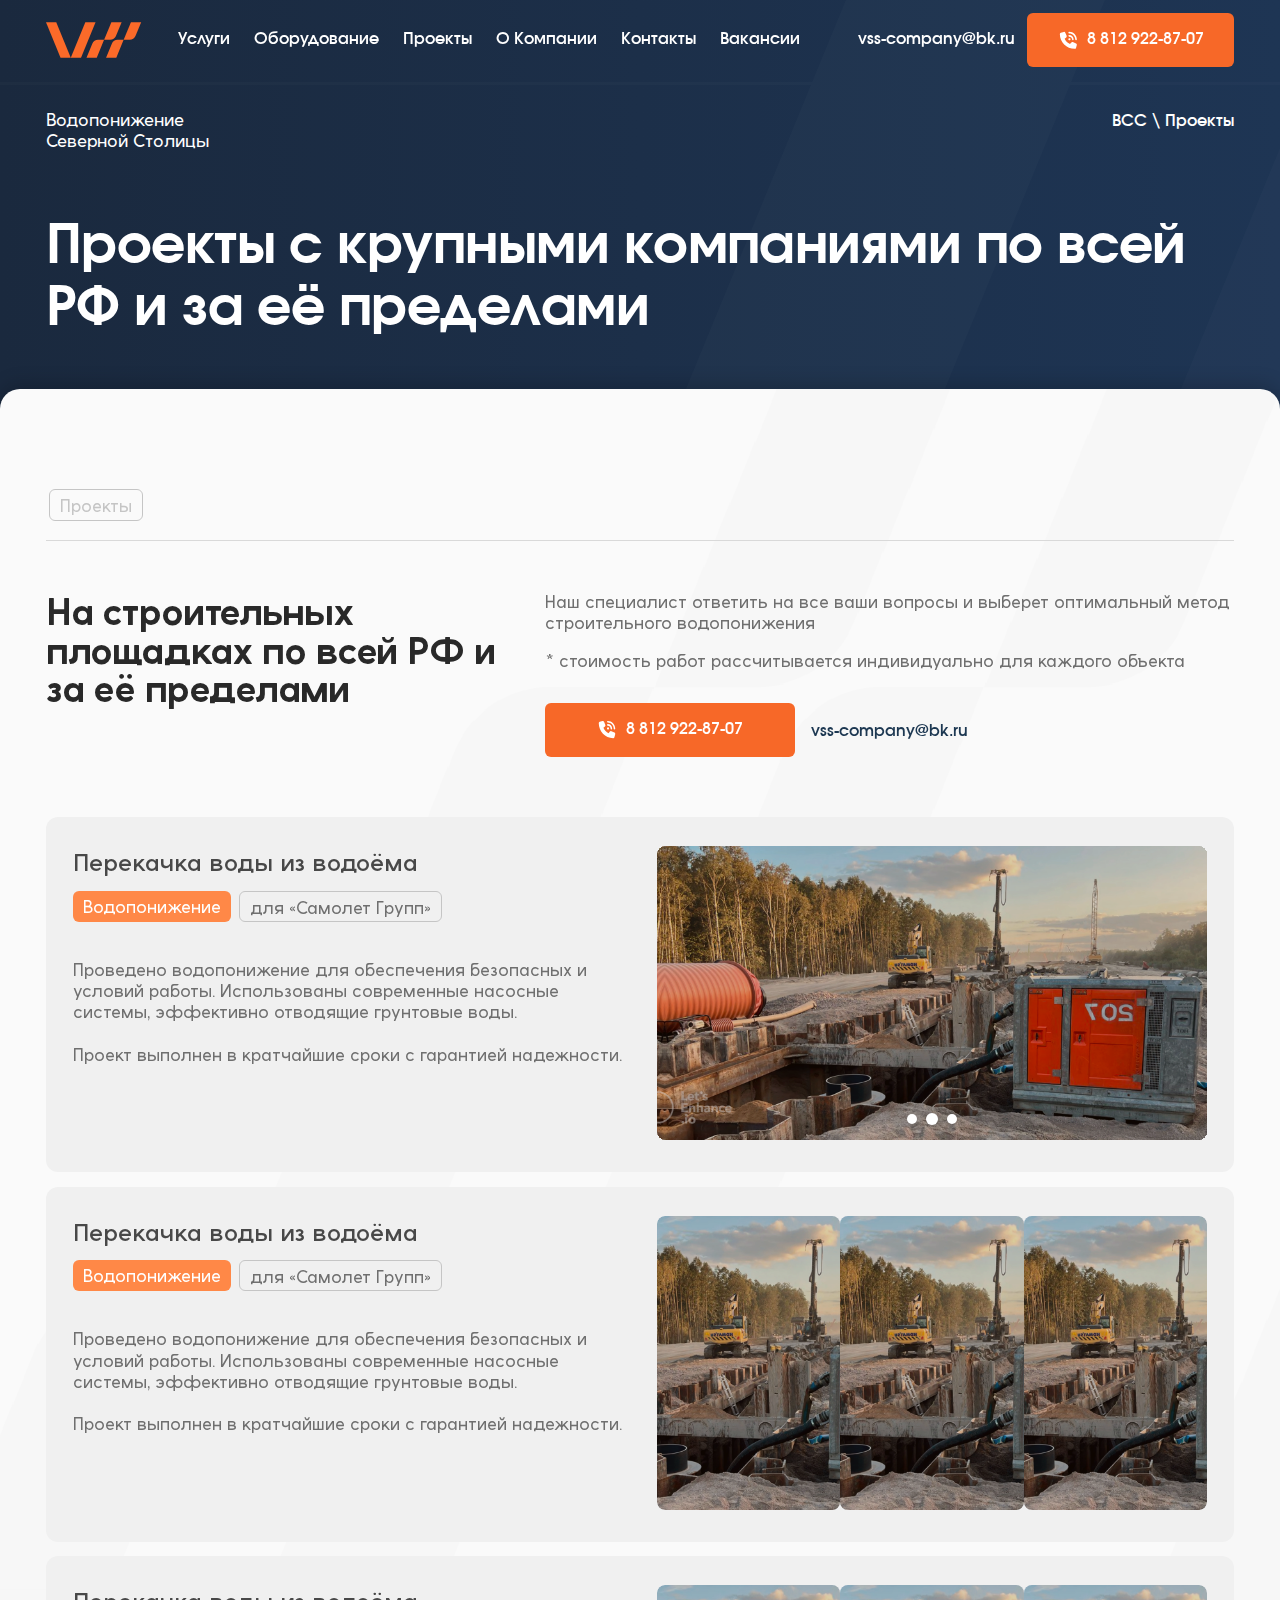
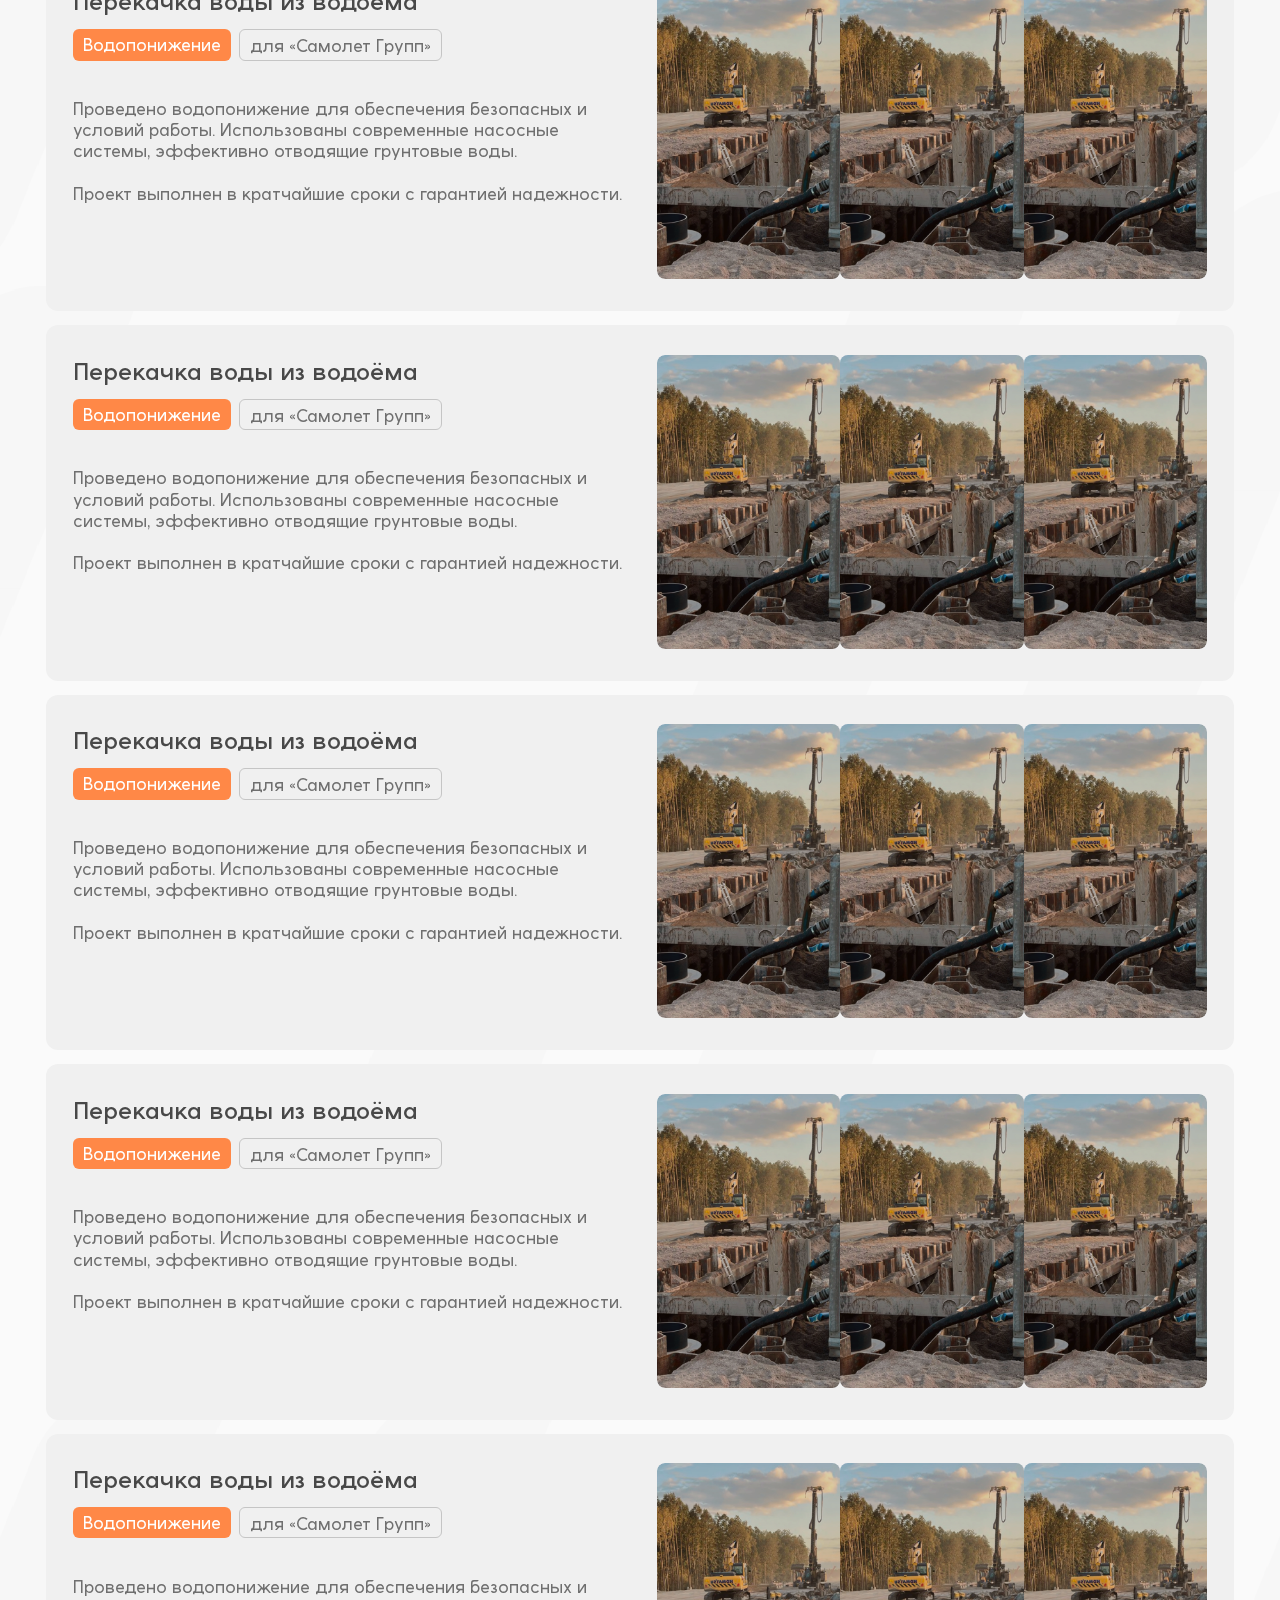
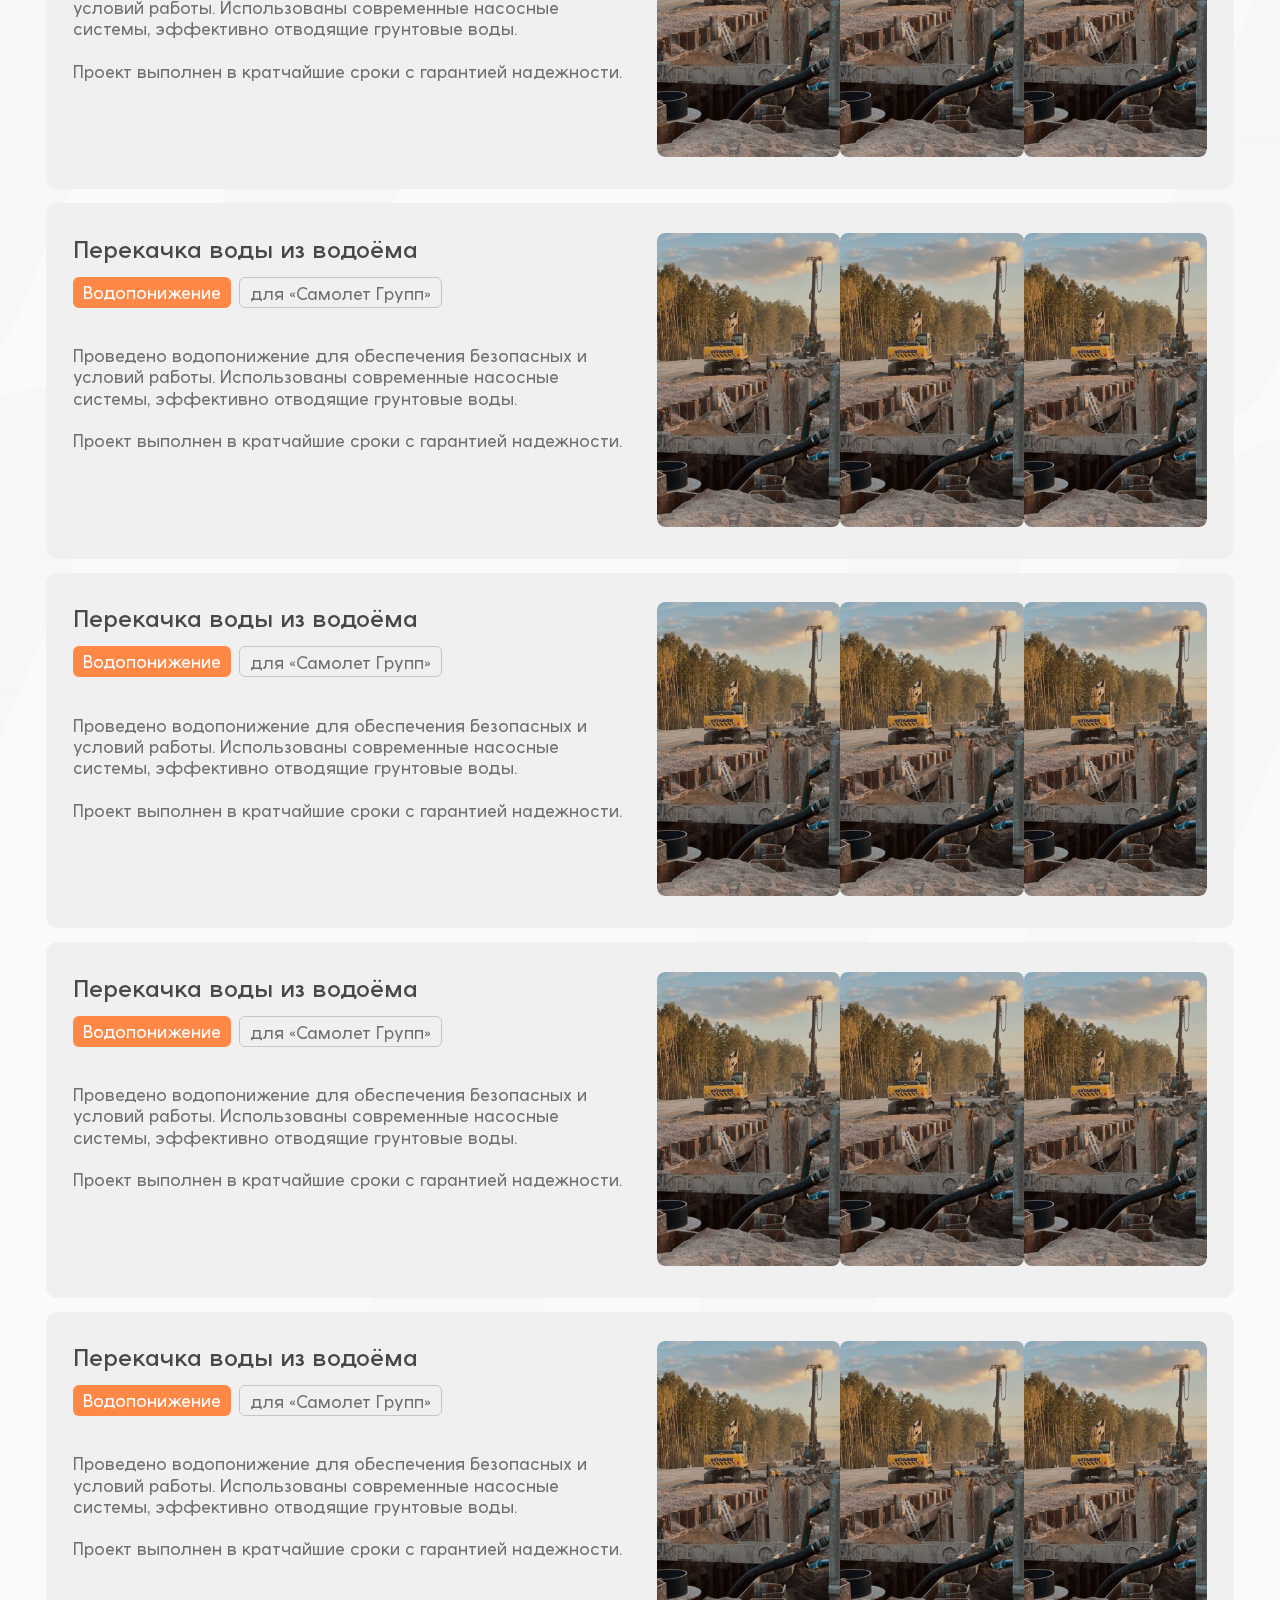
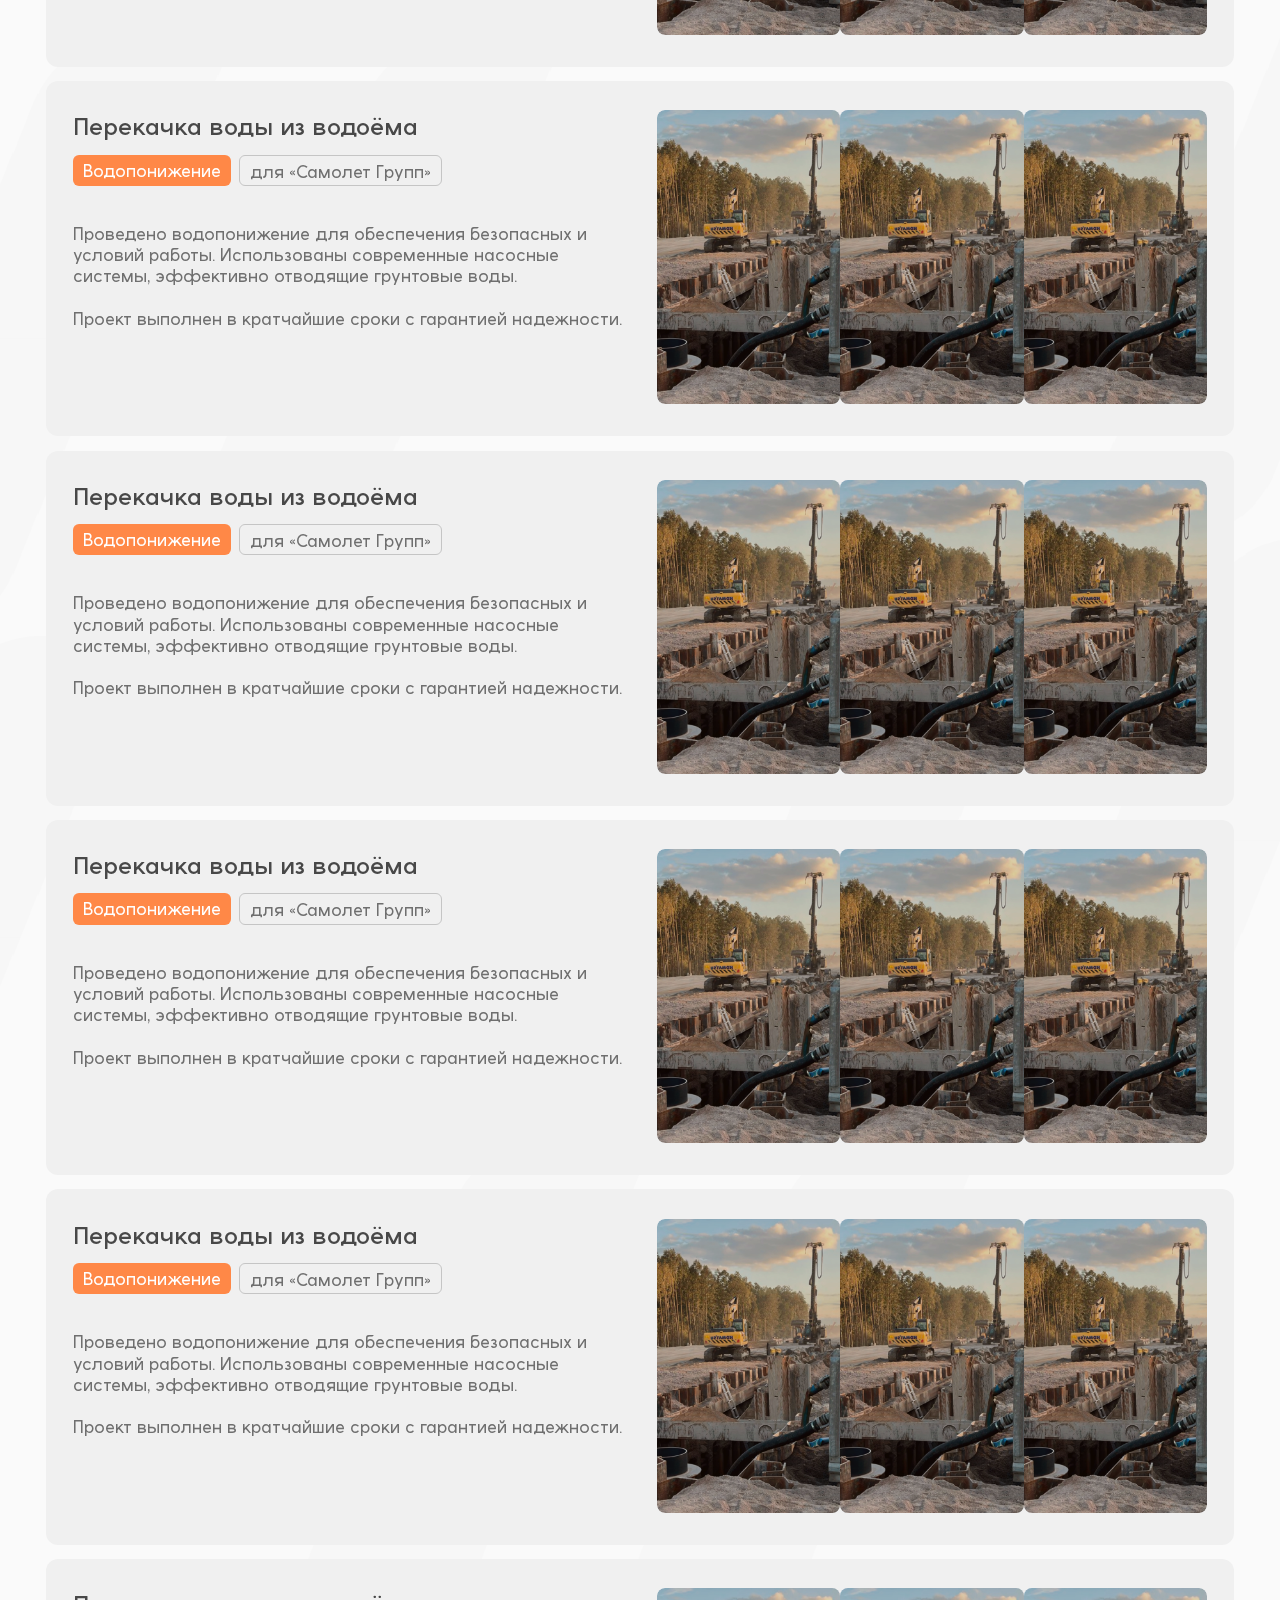
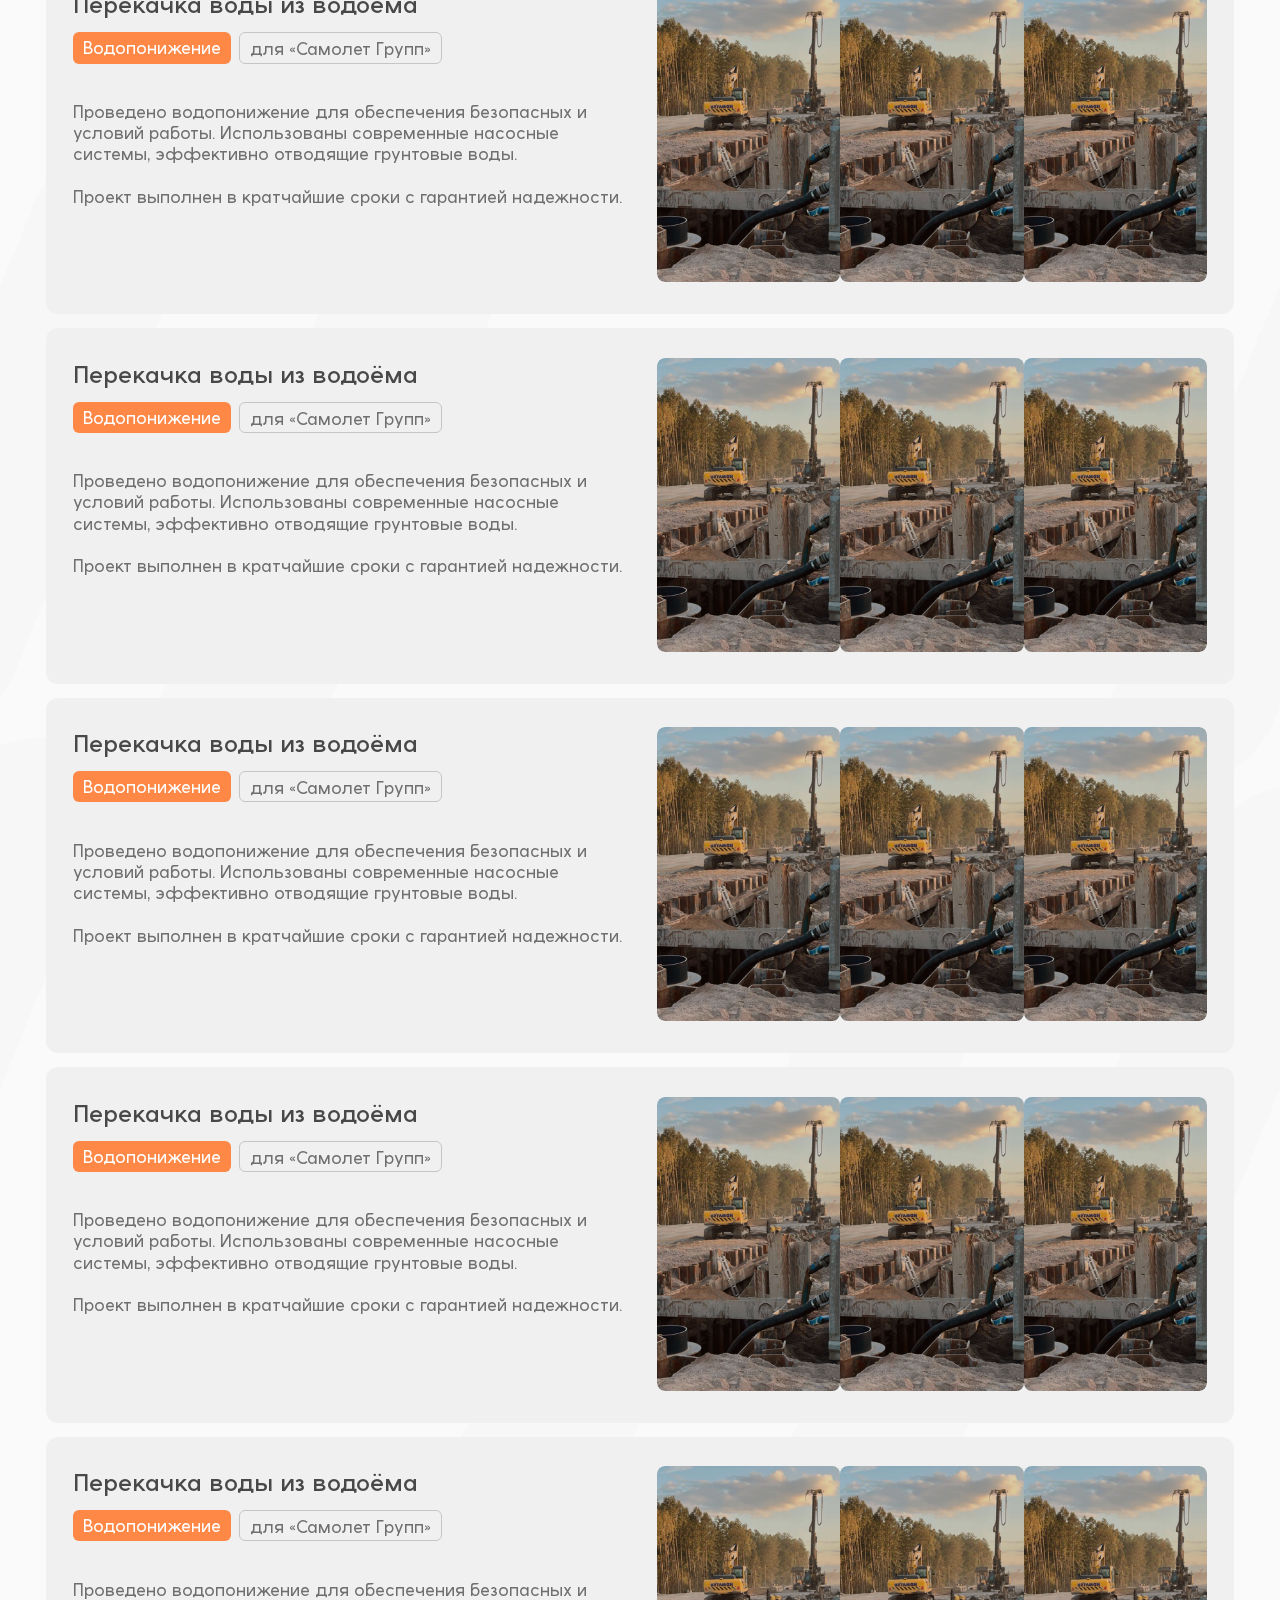
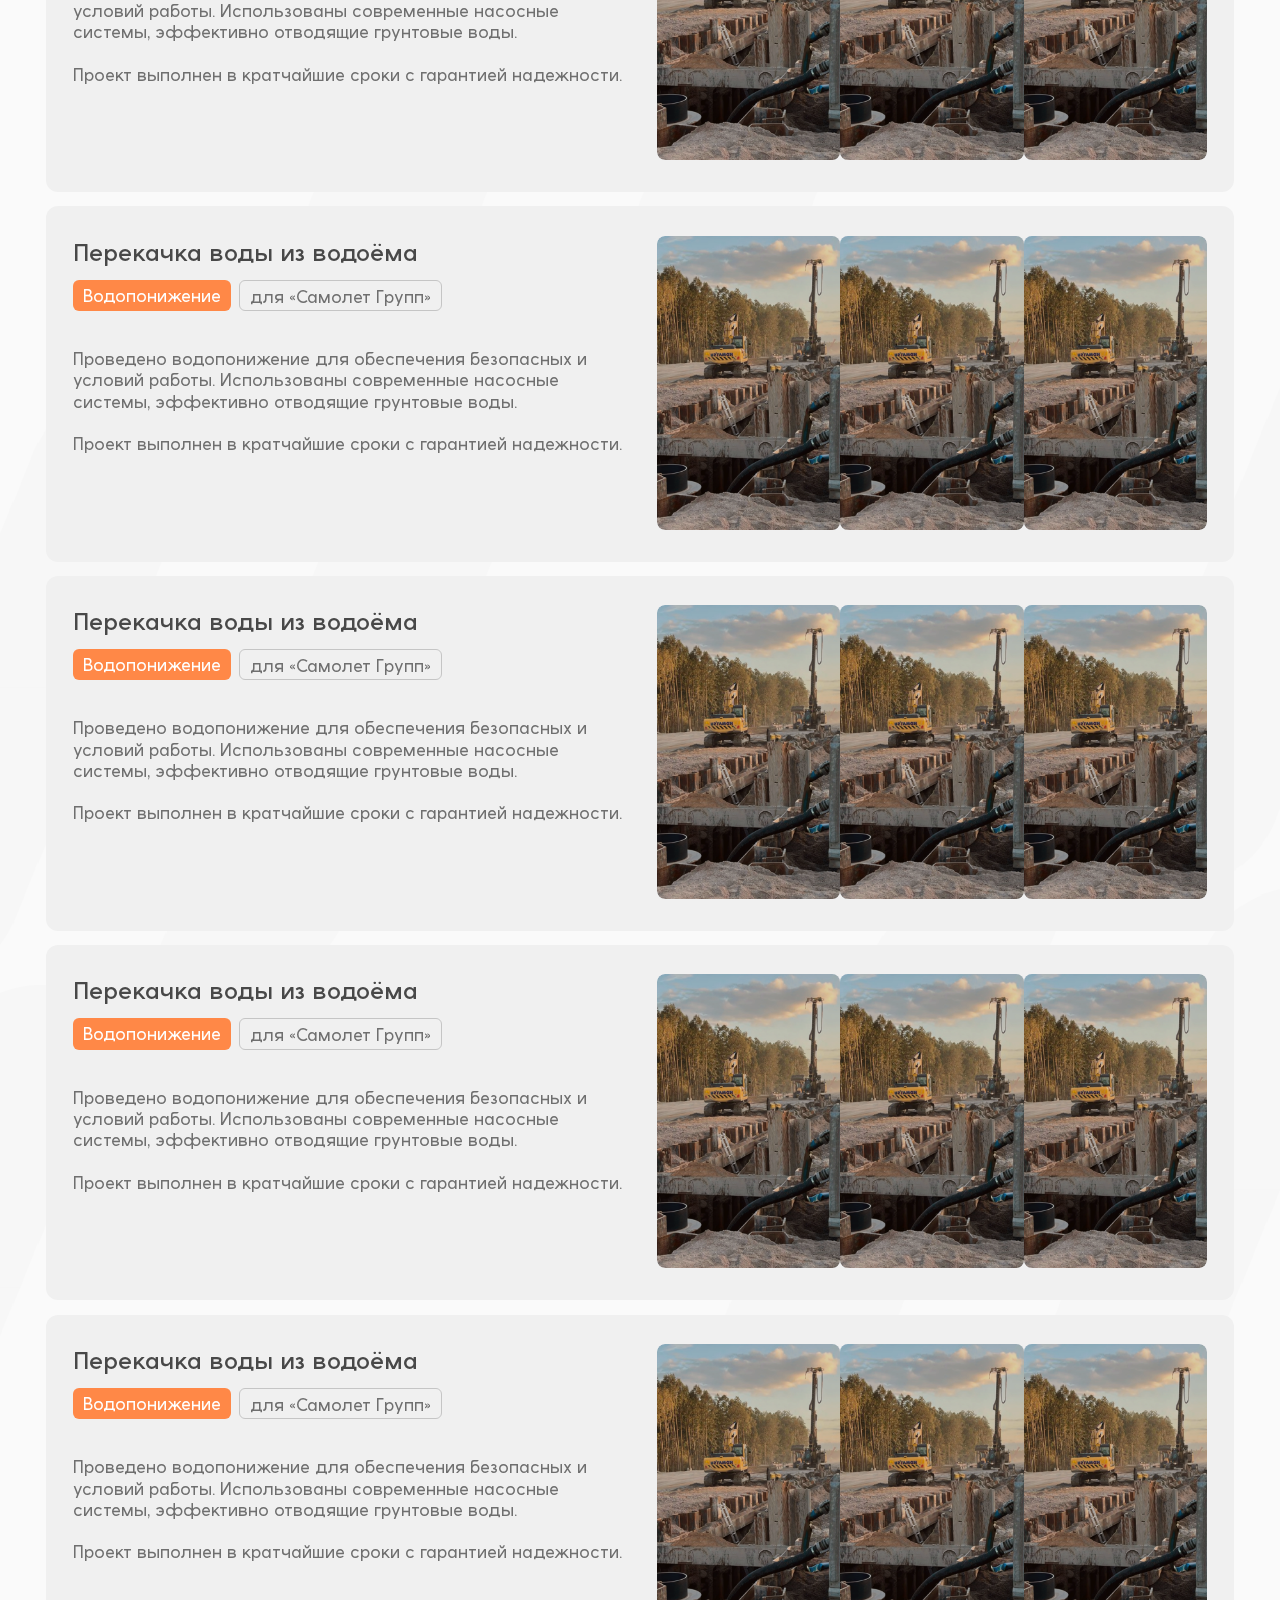
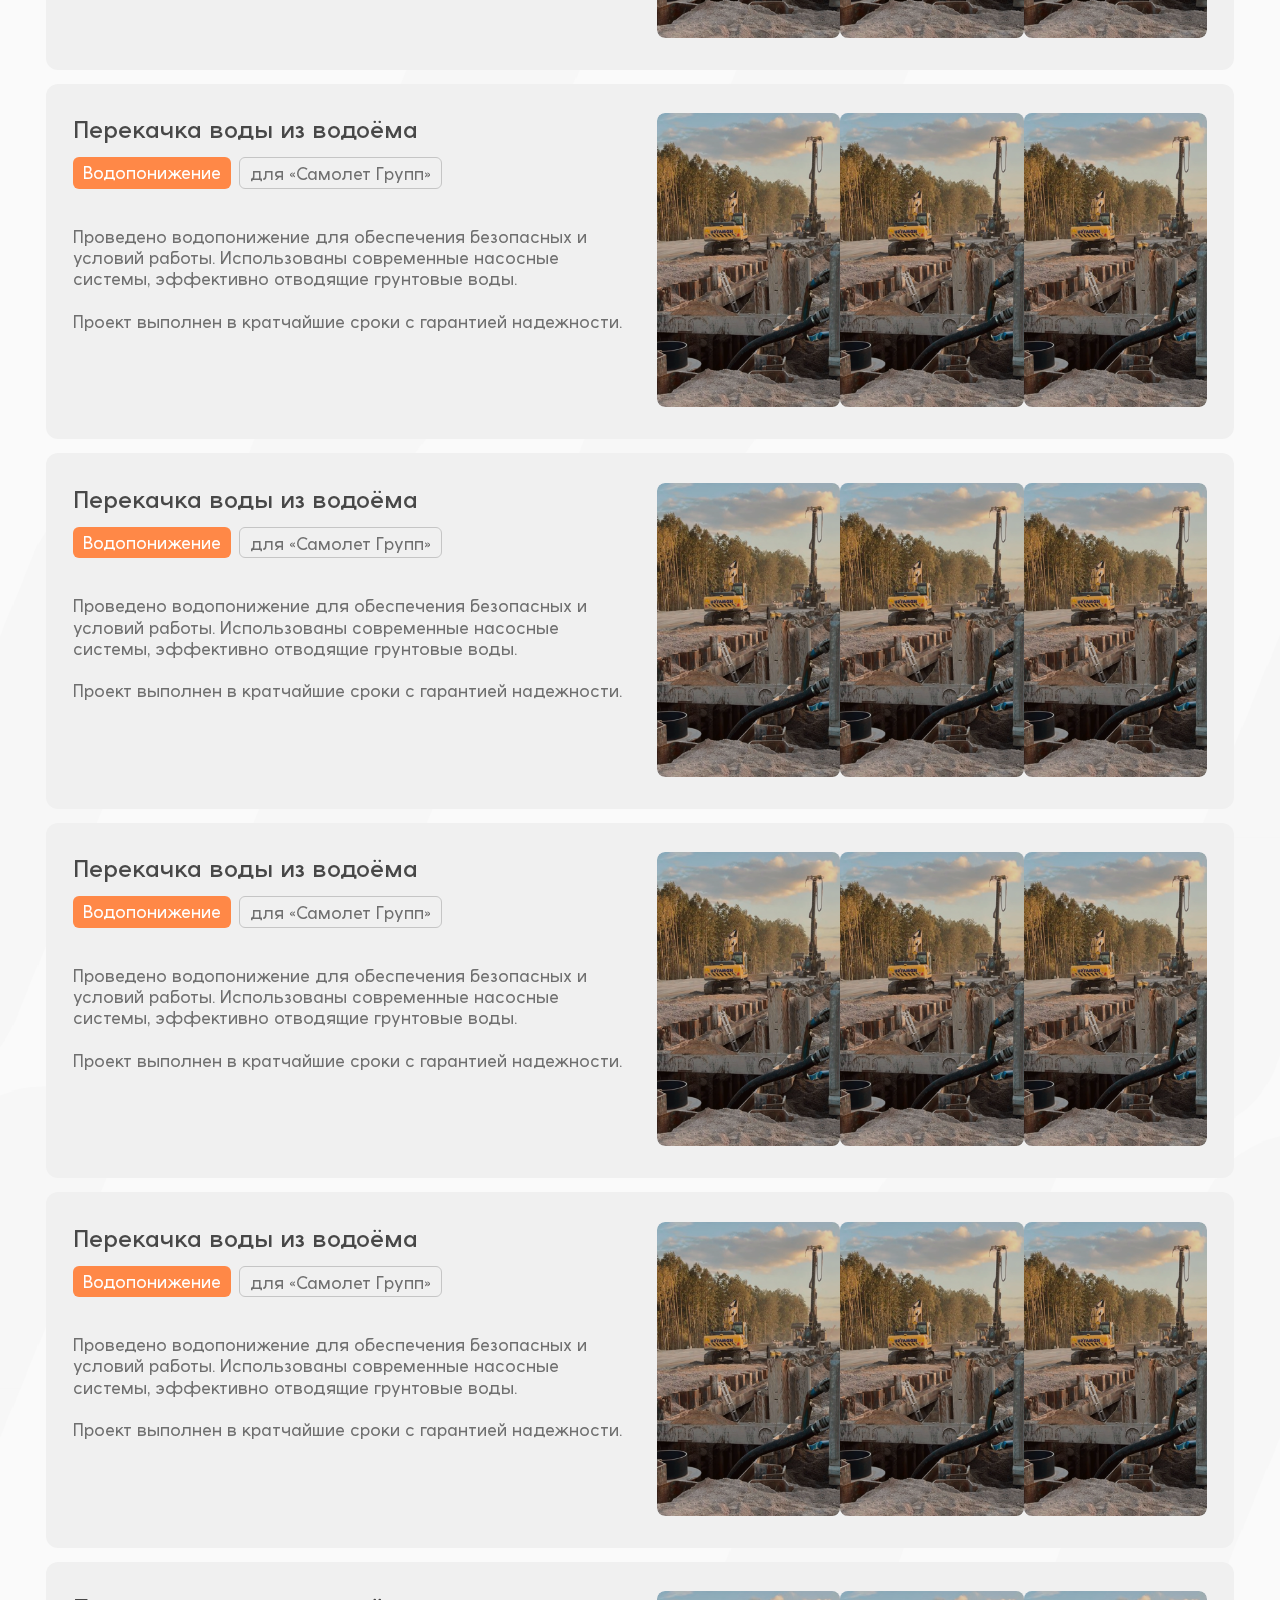
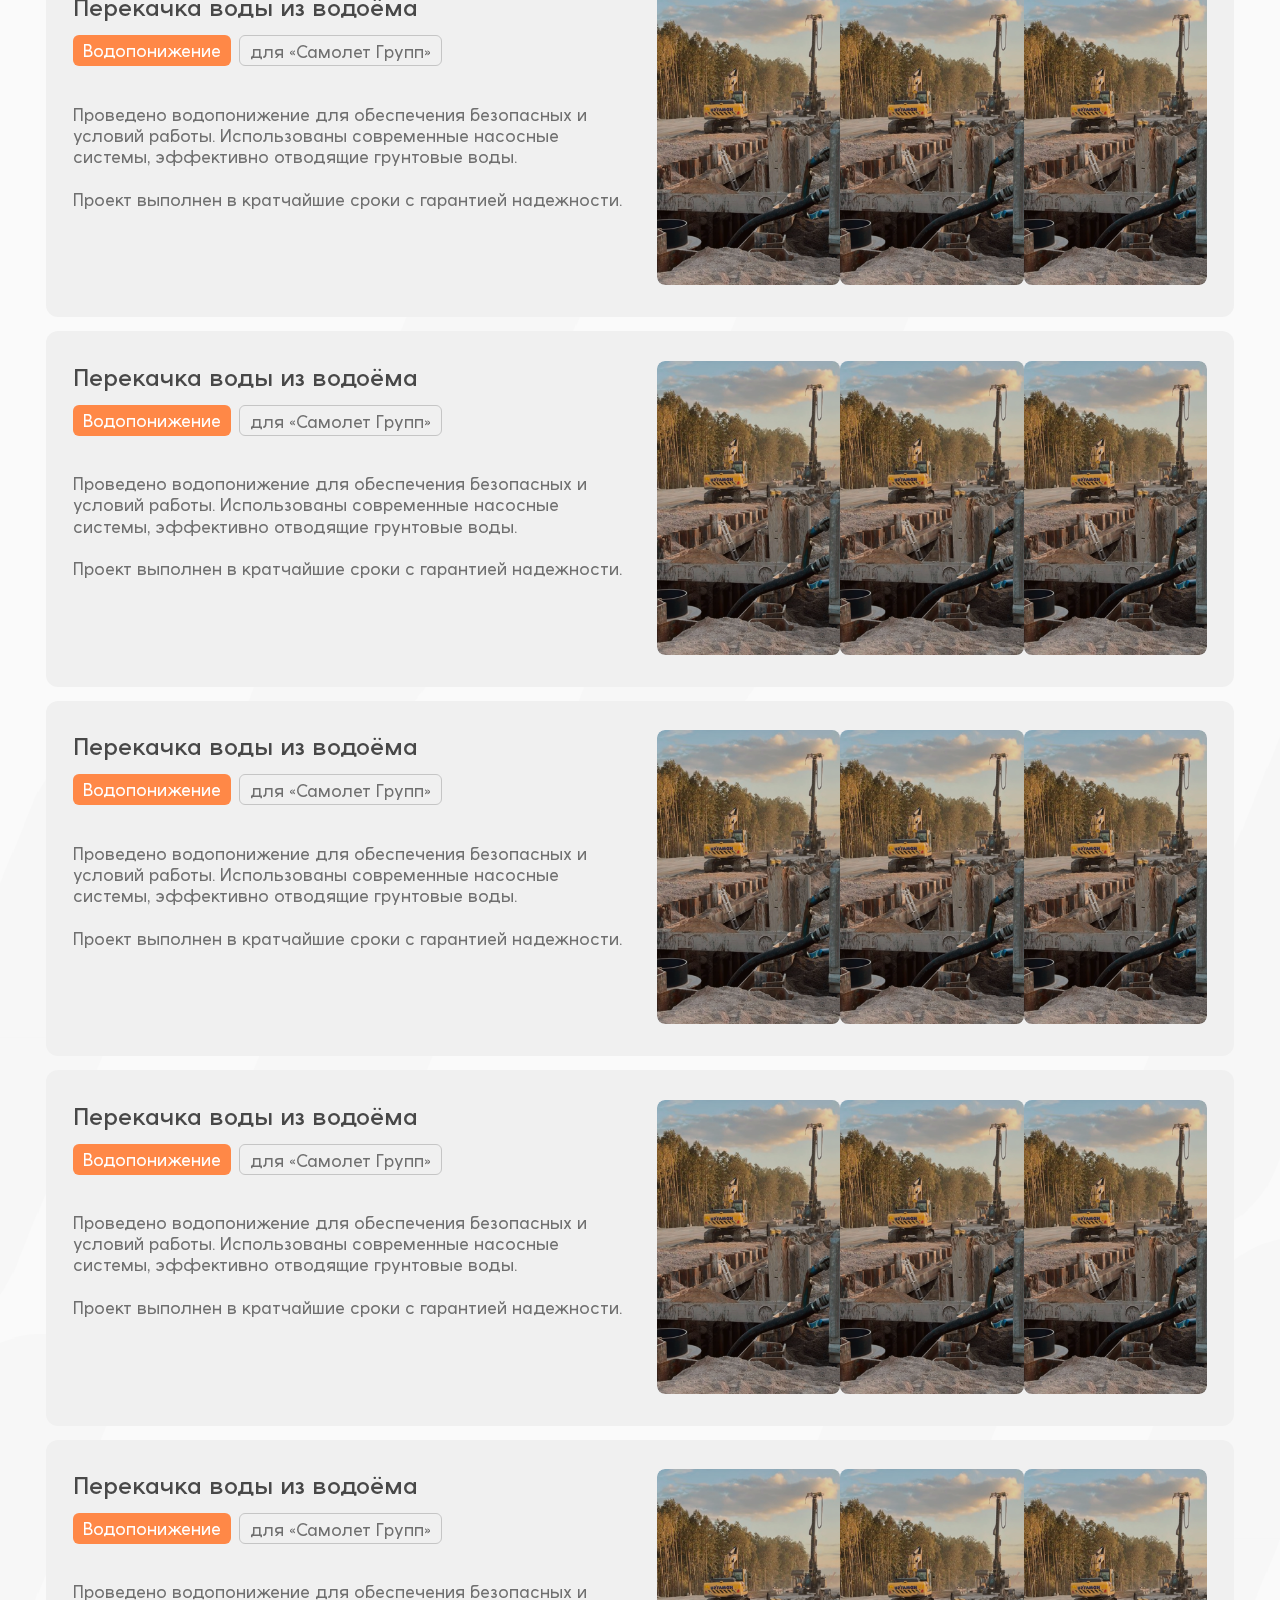
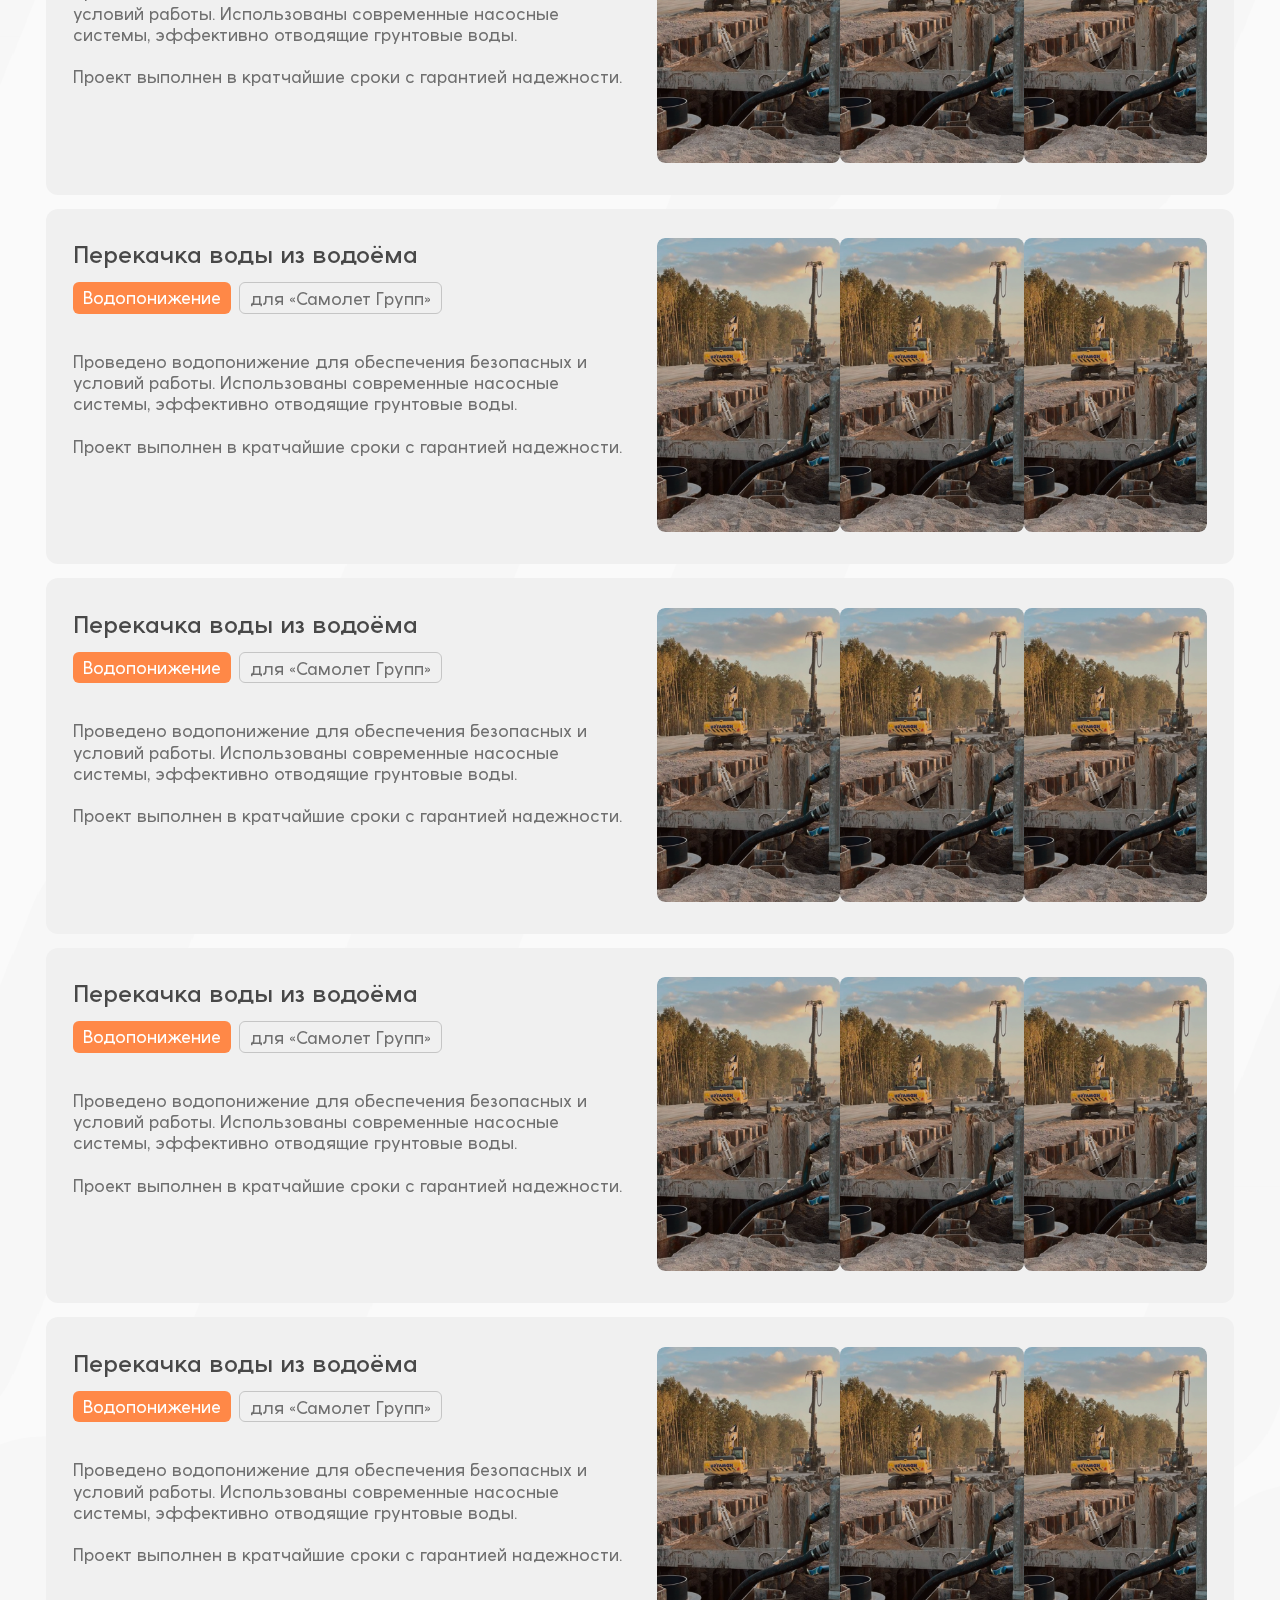
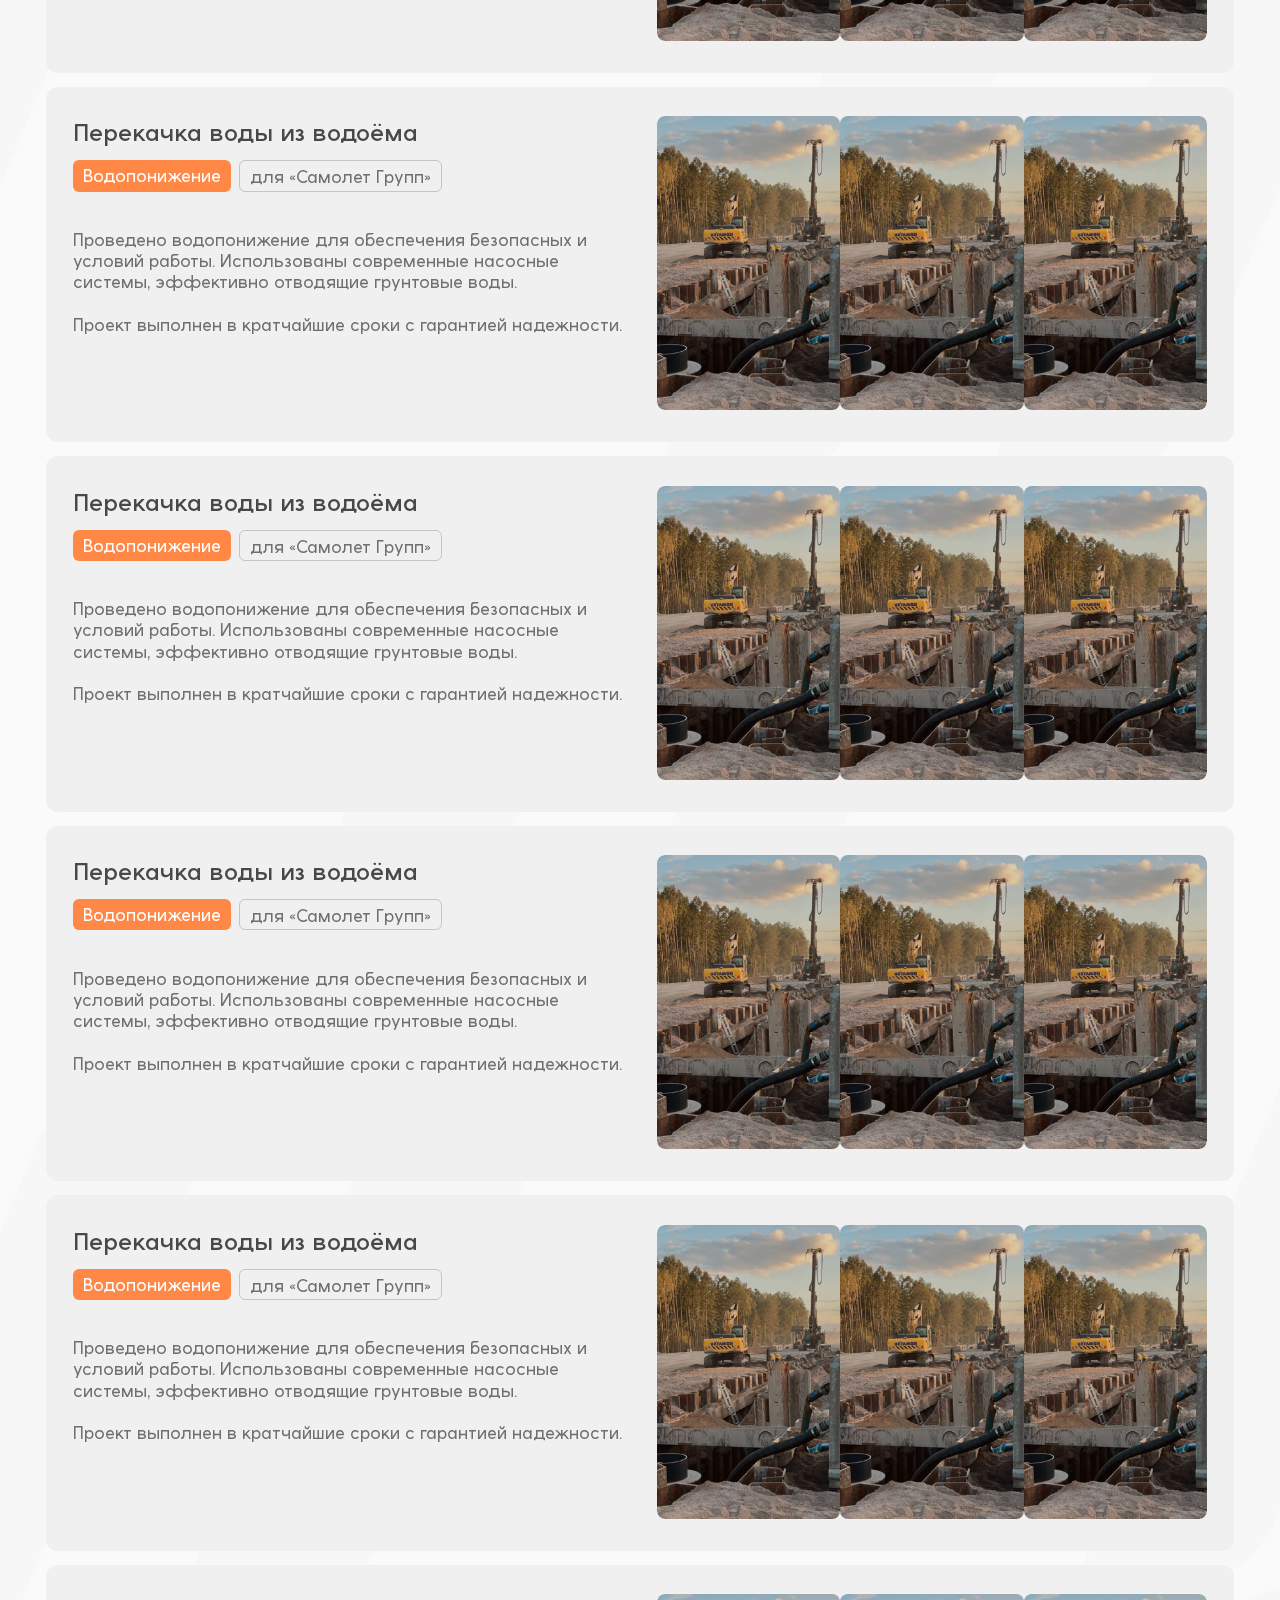
<file: projects.html>
<!DOCTYPE html>
<html lang="ru">

<head>
	<title>Проекты | ВСС</title>
	<meta charset="UTF-8">
	<meta name="format-detection" content="telephone=no">
	<link rel="stylesheet" href="css/style.min.css?_v=20250417194628">
	<meta name="robots" content="noindex, nofollow">
	<meta name="viewport" content="width=device-width, initial-scale=1.0">

	<!-- Preload Greycliff CF шрифты -->
	<link rel="preload" href="fonts/GreycliffCF-Bold.woff2" as="font" type="font/woff2" crossorigin>
	<link rel="preload" href="fonts/GreycliffCF-DemiBold.woff2" as="font" type="font/woff2" crossorigin>
	<link rel="preload" href="fonts/GreycliffCF-Medium.woff2" as="font" type="font/woff2" crossorigin>

	<!-- Preload Involve шрифты -->
	<link rel="preload" href="fonts/Involve-Bold.woff2" as="font" type="font/woff2" crossorigin>
	<link rel="preload" href="fonts/Involve-Medium.woff2" as="font" type="font/woff2" crossorigin>
	<link rel="preload" href="fonts/Involve-SemiBold.woff2" as="font" type="font/woff2" crossorigin>
</head>

<body>
	<div class="wrapper">
		<header class="header header--page">
			<div class="header__container">
				<div class="header__wrapper">

					<a href="index.html" class="header__logo-link">
						<div class="header__logo">
							<img src="img/vss-logo.svg" alt="Всс лого" width="75" height="28">
						</div>
					</a>

					<div class="header__menu menu">

						<div class="menu__body">

							<nav class="menu__nav">
								<ul class="menu__list">

									<li class="menu__item menu-item menu-item--header">
										<a href="services.html" class="menu-item__link link link-padding link-states">Услуги</a>
										<svg width="20" height="20" viewBox="0 0 20 20" fill="none" xmlns="http://www.w3.org/2000/svg" class="menu-item__arrow-link arrow-link">
											<path d="M4.69731 7.23338L11.7684 7.23338H12.7694L12.7738 8.23438V15.3054L12.7738 16.3064L11.7728 16.3064H10.7718V15.3054L10.7696 10.6496V9.23316H9.35758L4.69731 9.23537H3.69631V8.23438V7.23338L4.69731 7.23338Z" fill="white" />
										</svg>
									</li>

									<li class="menu__item menu-item menu-item--header">
										<a href="equipment.html" class="menu-item__link link link-padding link-states">Оборудование</a>
										<svg width="20" height="20" viewBox="0 0 20 20" fill="none" xmlns="http://www.w3.org/2000/svg" class="menu-item__arrow-link arrow-link">
											<path d="M4.69731 7.23338L11.7684 7.23338H12.7694L12.7738 8.23438V15.3054L12.7738 16.3064L11.7728 16.3064H10.7718V15.3054L10.7696 10.6496V9.23316H9.35758L4.69731 9.23537H3.69631V8.23438V7.23338L4.69731 7.23338Z" fill="white" />
										</svg>
									</li>

									<li class="menu__item menu-item menu-item--header">
										<a href="projects.html" class="menu-item__link link link-padding link-states">Проекты</a>
										<svg width="20" height="20" viewBox="0 0 20 20" fill="none" xmlns="http://www.w3.org/2000/svg" class="menu-item__arrow-link arrow-link">
											<path d="M4.69731 7.23338L11.7684 7.23338H12.7694L12.7738 8.23438V15.3054L12.7738 16.3064L11.7728 16.3064H10.7718V15.3054L10.7696 10.6496V9.23316H9.35758L4.69731 9.23537H3.69631V8.23438V7.23338L4.69731 7.23338Z" fill="white" />
										</svg>
									</li>

									<li class="menu__item menu-item menu-item--header">
										<a href="about-us.html" class="menu-item__link link link-padding link-states">О Компании</a>
										<svg width="20" height="20" viewBox="0 0 20 20" fill="none" xmlns="http://www.w3.org/2000/svg" class="menu-item__arrow-link arrow-link">
											<path d="M4.69731 7.23338L11.7684 7.23338H12.7694L12.7738 8.23438V15.3054L12.7738 16.3064L11.7728 16.3064H10.7718V15.3054L10.7696 10.6496V9.23316H9.35758L4.69731 9.23537H3.69631V8.23438V7.23338L4.69731 7.23338Z" fill="white" />
										</svg>
									</li>

									<li class="menu__item menu-item menu-item--header">
										<a href="contacts.html" class="menu-item__link link link-padding link-states">Контакты</a>
										<svg width="20" height="20" viewBox="0 0 20 20" fill="none" xmlns="http://www.w3.org/2000/svg" class="menu-item__arrow-link arrow-link">
											<path d="M4.69731 7.23338L11.7684 7.23338H12.7694L12.7738 8.23438V15.3054L12.7738 16.3064L11.7728 16.3064H10.7718V15.3054L10.7696 10.6496V9.23316H9.35758L4.69731 9.23537H3.69631V8.23438V7.23338L4.69731 7.23338Z" fill="white" />
										</svg>
									</li>

									<li class="menu__item menu-item menu-item--header">
										<a href="jobs.html" class="menu-item__link link link-padding link-states">Вакансии</a>
										<svg width="20" height="20" viewBox="0 0 20 20" fill="none" xmlns="http://www.w3.org/2000/svg" class="menu-item__arrow-link arrow-link">
											<path d="M4.69731 7.23338L11.7684 7.23338H12.7694L12.7738 8.23438V15.3054L12.7738 16.3064L11.7728 16.3064H10.7718V15.3054L10.7696 10.6496V9.23316H9.35758L4.69731 9.23537H3.69631V8.23438V7.23338L4.69731 7.23338Z" fill="white" />
										</svg>
									</li>

								</ul>
							</nav>

							<div class="menu__contacts">
								<div class="contact contact--header">

									<span class="contact__caption link inactive">Звоните</span>

									<a href="tel:+78129228707" class="contact__link contact__link--accent link-states">8 812
										922-87-07</a>

								</div>

								<div class="contact contact--header">

									<span class="contact__caption link inactive">Пишите</span>

									<a href="mailto:vss-company@bk.ru" class="contact__link link-states">vss-company@bk.ru</a>

								</div>
							</div>

						</div>

						<button type="button" aria-label="Открыть/Закрыть меню" class="menu__icon icon-menu"><span></span></button>

					</div>

					<address class="header__contacts">

						<a href="mailto:vss-company@bk.ru" class="header__contacts-link link link-states link-padding">vss-company@bk.ru</a>

						<a href="tel:+78129228707" class="header__contacts-btn btn btn--secondary-color">

							<div class="btn__icon">
								<svg width="24" height="24" viewBox="0 0 24 24" fill="none" xmlns="http://www.w3.org/2000/svg">
									<path d="M12.8438 3.00079C17.3473 3.00079 21 6.65337 21 11.1567C21 11.6242 20.6238 12.0004 20.1562 12.0004C19.6887 12.0004 19.3125 11.6242 19.3125 11.1567C19.3125 7.58497 16.4156 4.68822 12.8438 4.68822C12.3762 4.68822 12 4.31206 12 3.84451C12 3.37695 12.3762 3.00079 12.8438 3.00079ZM13.125 9.7505C13.4234 9.7505 13.7095 9.86902 13.9205 10.08C14.1315 10.291 14.25 10.5771 14.25 10.8754C14.25 11.1738 14.1315 11.4599 13.9205 11.6709C13.7095 11.8819 13.4234 12.0004 13.125 12.0004C12.8266 12.0004 12.5405 11.8819 12.3295 11.6709C12.1185 11.4599 12 11.1738 12 10.8754C12 10.5771 12.1185 10.291 12.3295 10.08C12.5405 9.86902 12.8266 9.7505 13.125 9.7505ZM12 7.21936C12 6.7518 12.3762 6.37564 12.8438 6.37564C15.484 6.37564 17.625 8.51657 17.625 11.1567C17.625 11.6242 17.2488 12.0004 16.7812 12.0004C16.3137 12.0004 15.9375 11.6242 15.9375 11.1567C15.9375 9.44817 14.5523 8.06307 12.8438 8.06307C12.3762 8.06307 12 7.68691 12 7.21936ZM7.13086 3.05001C7.81289 2.86369 8.52656 3.21172 8.79727 3.8656L10.2035 7.24045C10.4426 7.81347 10.2773 8.4779 9.7957 8.86811L8.0625 10.2884C9.2332 12.7633 11.2371 14.7671 13.7121 15.9377L15.1289 14.2046C15.5227 13.723 16.1836 13.5578 16.7566 13.7968L20.1316 15.203C20.7855 15.4737 21.1336 16.1873 20.9473 16.8693L20.1035 19.9629C19.9383 20.5746 19.3828 21 18.75 21C10.0523 21 3 13.948 3 5.25069C3 4.61791 3.42539 4.06246 4.03711 3.89372L7.13086 3.05001Z" fill="white" />
								</svg>
							</div>

							<span class="btn__text link">8 812 922-87-07</span>

						</a>

					</address>

				</div>
			</div>
		</header>
		<main class="page">

			<section class="hero-page">

				<div class="hero-page__container">

					<div class="hero-page__content-wrapper">

						<div class="hero-page__header">
							<span class="hero-page__company-name text-inverse">
								Водопонижение<br> Северной Столицы
							</span>

							<ul class="hero-page__breadcrumbs">

								<li class="hero-page__breadcrumbs-item">
									<a href="index.html" class="hero-page__breadcrumbs-link link link-states">ВСС</a>
								</li>

								<li class="hero-page__breadcrumbs-item">
									<a href="projects.html" class="hero-page__breadcrumbs-link link link-states">Проекты</a>
								</li>

							</ul>
						</div>

						<h1 class="hero-page__title heading-01">
							Проекты с крупными компаниями
							по всей РФ и за её пределами
						</h1>

					</div>

				</div>

			</section>

			<div class="main-body main-body--page">

				<section class="posts">
					<div class="posts__container">

						<div class="section-name section-name--line"><span class="section-name__text">Проекты</span>
						</div>

						<div class="posts__wrapper grid-cols-12">

							<div class="posts__aside grid-cols-12">

								<h2 class="posts__title heading-03 max-w-3xl">На строительных площадках по всей РФ
									и за её пределами</h2>

								<p class="posts__text max-w-3xl">Наш специалист ответить на все ваши вопросы и выберет оптимальный
									метод строительного водопонижения</p>

								<div class="posts__btns-wrapper">

									<a href="tel:+78129228707" class="posts__btn btn">

										<div class="btn__icon">
											<img src="img/icons/phone.svg" alt="Телефон" width="20" height="20">
										</div>

										<span class="btn__text link">8 812 922-87-07</span>

									</a>

									<a href="mailto:vss-company@bk.ru" class="posts__link link link-states link-padding">vss-company@bk.ru</a>

									<a href="mailto:vss-company@bk.ru" class="posts__btn posts__btn--secondary btn btn--transparent-gray-600 btn--text-secondary">

										<span class="btn__text link">vss-company@bk.ru</span>

									</a>

								</div>

								<span class="posts__caption caption">* стоимость работ рассчитывается
									индивидуально для каждого объекта</span>

							</div>

							<div class="posts__content-wrapper">

								<article class="post post--project">

									<div class="post__main-content">

										<h3 class="post__title">Перекачка воды из водоёма</h3>

										<div class="post__tags-wrapper tags-wrapper">

											<a href="services.html#dewatering" class="tags-wrapper__tag tags-wrapper__tag--primary text-inverse">
												Водопонижение
											</a>

											<span class="tags-wrapper__tag tags-wrapper__tag--transparent">
												для «Самолет Групп»
											</span>

										</div>

										<p class="post__text">
											Проведено водопонижение для обеспечения безопасных и условий работы.
											Использованы современные насосные системы, эффективно отводящие грунтовые
											воды.<br><br>

											Проект выполнен в кратчайшие сроки с гарантией надежности.
										</p>

									</div>

									<div class="post__side-content">

										<div class="post__slider swiper swiper--lazy">

											<div class="post__wrapper swiper-wrapper">

												<div class="post__slide swiper-slide">
													<div class="post__img">
														<img src="img/projects/01-fix.webp" alt="Проект" width="296" height="180" loading="lazy">
													</div>
												</div>

												<div class="post__slide swiper-slide">
													<div class="post__img">
														<img src="img/projects/01-fix.webp" alt="Проект" width="296" height="180" loading="lazy">
													</div>
												</div>

												<div class="post__slide swiper-slide">
													<div class="post__img">
														<img src="img/projects/01-fix.webp" alt="Проект" width="296" height="180" loading="lazy">
													</div>
												</div>

											</div>

											<div class="post__pagination swiper-pagination"></div>

										</div>

									</div>

								</article>

								<article class="post post--project">

									<div class="post__main-content">

										<h3 class="post__title">Перекачка воды из водоёма</h3>

										<div class="post__tags-wrapper tags-wrapper">

											<a href="services.html#dewatering" class="tags-wrapper__tag tags-wrapper__tag--primary text-inverse">
												Водопонижение
											</a>

											<span class="tags-wrapper__tag tags-wrapper__tag--transparent">
												для «Самолет Групп»
											</span>

										</div>

										<p class="post__text">
											Проведено водопонижение для обеспечения безопасных и условий работы.
											Использованы современные насосные системы, эффективно отводящие грунтовые
											воды.<br><br>

											Проект выполнен в кратчайшие сроки с гарантией надежности.
										</p>

									</div>

									<div class="post__side-content">

										<div class="post__slider swiper swiper--lazy">

											<div class="post__wrapper swiper-wrapper">

												<div class="post__slide swiper-slide">
													<div class="post__img">
														<img src="img/projects/01-fix.webp" alt="Проект" width="296" height="180" loading="lazy">
													</div>
												</div>

												<div class="post__slide swiper-slide">
													<div class="post__img">
														<img src="img/projects/01-fix.webp" alt="Проект" width="296" height="180" loading="lazy">
													</div>
												</div>

												<div class="post__slide swiper-slide">
													<div class="post__img">
														<img src="img/projects/01-fix.webp" alt="Проект" width="296" height="180" loading="lazy">
													</div>
												</div>

											</div>

											<div class="post__pagination swiper-pagination"></div>

										</div>

									</div>

								</article>

								<article class="post post--project">

									<div class="post__main-content">

										<h3 class="post__title">Перекачка воды из водоёма</h3>

										<div class="post__tags-wrapper tags-wrapper">

											<a href="services.html#dewatering" class="tags-wrapper__tag tags-wrapper__tag--primary text-inverse">
												Водопонижение
											</a>

											<span class="tags-wrapper__tag tags-wrapper__tag--transparent">
												для «Самолет Групп»
											</span>

										</div>

										<p class="post__text">
											Проведено водопонижение для обеспечения безопасных и условий работы.
											Использованы современные насосные системы, эффективно отводящие грунтовые
											воды.<br><br>

											Проект выполнен в кратчайшие сроки с гарантией надежности.
										</p>

									</div>

									<div class="post__side-content">

										<div class="post__slider swiper swiper--lazy">

											<div class="post__wrapper swiper-wrapper">

												<div class="post__slide swiper-slide">
													<div class="post__img">
														<img src="img/projects/01-fix.webp" alt="Проект" width="296" height="180" loading="lazy">
													</div>
												</div>

												<div class="post__slide swiper-slide">
													<div class="post__img">
														<img src="img/projects/01-fix.webp" alt="Проект" width="296" height="180" loading="lazy">
													</div>
												</div>

												<div class="post__slide swiper-slide">
													<div class="post__img">
														<img src="img/projects/01-fix.webp" alt="Проект" width="296" height="180" loading="lazy">
													</div>
												</div>

											</div>

											<div class="post__pagination swiper-pagination"></div>

										</div>

									</div>

								</article>

								<article class="post post--project">

									<div class="post__main-content">

										<h3 class="post__title">Перекачка воды из водоёма</h3>

										<div class="post__tags-wrapper tags-wrapper">

											<a href="services.html#dewatering" class="tags-wrapper__tag tags-wrapper__tag--primary text-inverse">
												Водопонижение
											</a>

											<span class="tags-wrapper__tag tags-wrapper__tag--transparent">
												для «Самолет Групп»
											</span>

										</div>

										<p class="post__text">
											Проведено водопонижение для обеспечения безопасных и условий работы.
											Использованы современные насосные системы, эффективно отводящие грунтовые
											воды.<br><br>

											Проект выполнен в кратчайшие сроки с гарантией надежности.
										</p>

									</div>

									<div class="post__side-content">

										<div class="post__slider swiper swiper--lazy">

											<div class="post__wrapper swiper-wrapper">

												<div class="post__slide swiper-slide">
													<div class="post__img">
														<img src="img/projects/01-fix.webp" alt="Проект" width="296" height="180" loading="lazy">
													</div>
												</div>

												<div class="post__slide swiper-slide">
													<div class="post__img">
														<img src="img/projects/01-fix.webp" alt="Проект" width="296" height="180" loading="lazy">
													</div>
												</div>

												<div class="post__slide swiper-slide">
													<div class="post__img">
														<img src="img/projects/01-fix.webp" alt="Проект" width="296" height="180" loading="lazy">
													</div>
												</div>

											</div>

											<div class="post__pagination swiper-pagination"></div>

										</div>

									</div>

								</article>

								<article class="post post--project">

									<div class="post__main-content">

										<h3 class="post__title">Перекачка воды из водоёма</h3>

										<div class="post__tags-wrapper tags-wrapper">

											<a href="services.html#dewatering" class="tags-wrapper__tag tags-wrapper__tag--primary text-inverse">
												Водопонижение
											</a>

											<span class="tags-wrapper__tag tags-wrapper__tag--transparent">
												для «Самолет Групп»
											</span>

										</div>

										<p class="post__text">
											Проведено водопонижение для обеспечения безопасных и условий работы.
											Использованы современные насосные системы, эффективно отводящие грунтовые
											воды.<br><br>

											Проект выполнен в кратчайшие сроки с гарантией надежности.
										</p>

									</div>

									<div class="post__side-content">

										<div class="post__slider swiper swiper--lazy">

											<div class="post__wrapper swiper-wrapper">

												<div class="post__slide swiper-slide">
													<div class="post__img">
														<img src="img/projects/01-fix.webp" alt="Проект" width="296" height="180" loading="lazy">
													</div>
												</div>

												<div class="post__slide swiper-slide">
													<div class="post__img">
														<img src="img/projects/01-fix.webp" alt="Проект" width="296" height="180" loading="lazy">
													</div>
												</div>

												<div class="post__slide swiper-slide">
													<div class="post__img">
														<img src="img/projects/01-fix.webp" alt="Проект" width="296" height="180" loading="lazy">
													</div>
												</div>

											</div>

											<div class="post__pagination swiper-pagination"></div>

										</div>

									</div>

								</article>

								<article class="post post--project">

									<div class="post__main-content">

										<h3 class="post__title">Перекачка воды из водоёма</h3>

										<div class="post__tags-wrapper tags-wrapper">

											<a href="services.html#dewatering" class="tags-wrapper__tag tags-wrapper__tag--primary text-inverse">
												Водопонижение
											</a>

											<span class="tags-wrapper__tag tags-wrapper__tag--transparent">
												для «Самолет Групп»
											</span>

										</div>

										<p class="post__text">
											Проведено водопонижение для обеспечения безопасных и условий работы.
											Использованы современные насосные системы, эффективно отводящие грунтовые
											воды.<br><br>

											Проект выполнен в кратчайшие сроки с гарантией надежности.
										</p>

									</div>

									<div class="post__side-content">

										<div class="post__slider swiper swiper--lazy">

											<div class="post__wrapper swiper-wrapper">

												<div class="post__slide swiper-slide">
													<div class="post__img">
														<img src="img/projects/01-fix.webp" alt="Проект" width="296" height="180" loading="lazy">
													</div>
												</div>

												<div class="post__slide swiper-slide">
													<div class="post__img">
														<img src="img/projects/01-fix.webp" alt="Проект" width="296" height="180" loading="lazy">
													</div>
												</div>

												<div class="post__slide swiper-slide">
													<div class="post__img">
														<img src="img/projects/01-fix.webp" alt="Проект" width="296" height="180" loading="lazy">
													</div>
												</div>

											</div>

											<div class="post__pagination swiper-pagination"></div>

										</div>

									</div>

								</article>

								<article class="post post--project">

									<div class="post__main-content">

										<h3 class="post__title">Перекачка воды из водоёма</h3>

										<div class="post__tags-wrapper tags-wrapper">

											<a href="services.html#dewatering" class="tags-wrapper__tag tags-wrapper__tag--primary text-inverse">
												Водопонижение
											</a>

											<span class="tags-wrapper__tag tags-wrapper__tag--transparent">
												для «Самолет Групп»
											</span>

										</div>

										<p class="post__text">
											Проведено водопонижение для обеспечения безопасных и условий работы.
											Использованы современные насосные системы, эффективно отводящие грунтовые
											воды.<br><br>

											Проект выполнен в кратчайшие сроки с гарантией надежности.
										</p>

									</div>

									<div class="post__side-content">

										<div class="post__slider swiper swiper--lazy">

											<div class="post__wrapper swiper-wrapper">

												<div class="post__slide swiper-slide">
													<div class="post__img">
														<img src="img/projects/01-fix.webp" alt="Проект" width="296" height="180" loading="lazy">
													</div>
												</div>

												<div class="post__slide swiper-slide">
													<div class="post__img">
														<img src="img/projects/01-fix.webp" alt="Проект" width="296" height="180" loading="lazy">
													</div>
												</div>

												<div class="post__slide swiper-slide">
													<div class="post__img">
														<img src="img/projects/01-fix.webp" alt="Проект" width="296" height="180" loading="lazy">
													</div>
												</div>

											</div>

											<div class="post__pagination swiper-pagination"></div>

										</div>

									</div>

								</article>

								<article class="post post--project">

									<div class="post__main-content">

										<h3 class="post__title">Перекачка воды из водоёма</h3>

										<div class="post__tags-wrapper tags-wrapper">

											<a href="services.html#dewatering" class="tags-wrapper__tag tags-wrapper__tag--primary text-inverse">
												Водопонижение
											</a>

											<span class="tags-wrapper__tag tags-wrapper__tag--transparent">
												для «Самолет Групп»
											</span>

										</div>

										<p class="post__text">
											Проведено водопонижение для обеспечения безопасных и условий работы.
											Использованы современные насосные системы, эффективно отводящие грунтовые
											воды.<br><br>

											Проект выполнен в кратчайшие сроки с гарантией надежности.
										</p>

									</div>

									<div class="post__side-content">

										<div class="post__slider swiper swiper--lazy">

											<div class="post__wrapper swiper-wrapper">

												<div class="post__slide swiper-slide">
													<div class="post__img">
														<img src="img/projects/01-fix.webp" alt="Проект" width="296" height="180" loading="lazy">
													</div>
												</div>

												<div class="post__slide swiper-slide">
													<div class="post__img">
														<img src="img/projects/01-fix.webp" alt="Проект" width="296" height="180" loading="lazy">
													</div>
												</div>

												<div class="post__slide swiper-slide">
													<div class="post__img">
														<img src="img/projects/01-fix.webp" alt="Проект" width="296" height="180" loading="lazy">
													</div>
												</div>

											</div>

											<div class="post__pagination swiper-pagination"></div>

										</div>

									</div>

								</article>

								<article class="post post--project">

									<div class="post__main-content">

										<h3 class="post__title">Перекачка воды из водоёма</h3>

										<div class="post__tags-wrapper tags-wrapper">

											<a href="services.html#dewatering" class="tags-wrapper__tag tags-wrapper__tag--primary text-inverse">
												Водопонижение
											</a>

											<span class="tags-wrapper__tag tags-wrapper__tag--transparent">
												для «Самолет Групп»
											</span>

										</div>

										<p class="post__text">
											Проведено водопонижение для обеспечения безопасных и условий работы.
											Использованы современные насосные системы, эффективно отводящие грунтовые
											воды.<br><br>

											Проект выполнен в кратчайшие сроки с гарантией надежности.
										</p>

									</div>

									<div class="post__side-content">

										<div class="post__slider swiper swiper--lazy">

											<div class="post__wrapper swiper-wrapper">

												<div class="post__slide swiper-slide">
													<div class="post__img">
														<img src="img/projects/01-fix.webp" alt="Проект" width="296" height="180" loading="lazy">
													</div>
												</div>

												<div class="post__slide swiper-slide">
													<div class="post__img">
														<img src="img/projects/01-fix.webp" alt="Проект" width="296" height="180" loading="lazy">
													</div>
												</div>

												<div class="post__slide swiper-slide">
													<div class="post__img">
														<img src="img/projects/01-fix.webp" alt="Проект" width="296" height="180" loading="lazy">
													</div>
												</div>

											</div>

											<div class="post__pagination swiper-pagination"></div>

										</div>

									</div>

								</article>

								<article class="post post--project">

									<div class="post__main-content">

										<h3 class="post__title">Перекачка воды из водоёма</h3>

										<div class="post__tags-wrapper tags-wrapper">

											<a href="services.html#dewatering" class="tags-wrapper__tag tags-wrapper__tag--primary text-inverse">
												Водопонижение
											</a>

											<span class="tags-wrapper__tag tags-wrapper__tag--transparent">
												для «Самолет Групп»
											</span>

										</div>

										<p class="post__text">
											Проведено водопонижение для обеспечения безопасных и условий работы.
											Использованы современные насосные системы, эффективно отводящие грунтовые
											воды.<br><br>

											Проект выполнен в кратчайшие сроки с гарантией надежности.
										</p>

									</div>

									<div class="post__side-content">

										<div class="post__slider swiper swiper--lazy">

											<div class="post__wrapper swiper-wrapper">

												<div class="post__slide swiper-slide">
													<div class="post__img">
														<img src="img/projects/01-fix.webp" alt="Проект" width="296" height="180" loading="lazy">
													</div>
												</div>

												<div class="post__slide swiper-slide">
													<div class="post__img">
														<img src="img/projects/01-fix.webp" alt="Проект" width="296" height="180" loading="lazy">
													</div>
												</div>

												<div class="post__slide swiper-slide">
													<div class="post__img">
														<img src="img/projects/01-fix.webp" alt="Проект" width="296" height="180" loading="lazy">
													</div>
												</div>

											</div>

											<div class="post__pagination swiper-pagination"></div>

										</div>

									</div>

								</article>

								<article class="post post--project">

									<div class="post__main-content">

										<h3 class="post__title">Перекачка воды из водоёма</h3>

										<div class="post__tags-wrapper tags-wrapper">

											<a href="services.html#dewatering" class="tags-wrapper__tag tags-wrapper__tag--primary text-inverse">
												Водопонижение
											</a>

											<span class="tags-wrapper__tag tags-wrapper__tag--transparent">
												для «Самолет Групп»
											</span>

										</div>

										<p class="post__text">
											Проведено водопонижение для обеспечения безопасных и условий работы.
											Использованы современные насосные системы, эффективно отводящие грунтовые
											воды.<br><br>

											Проект выполнен в кратчайшие сроки с гарантией надежности.
										</p>

									</div>

									<div class="post__side-content">

										<div class="post__slider swiper swiper--lazy">

											<div class="post__wrapper swiper-wrapper">

												<div class="post__slide swiper-slide">
													<div class="post__img">
														<img src="img/projects/01-fix.webp" alt="Проект" width="296" height="180" loading="lazy">
													</div>
												</div>

												<div class="post__slide swiper-slide">
													<div class="post__img">
														<img src="img/projects/01-fix.webp" alt="Проект" width="296" height="180" loading="lazy">
													</div>
												</div>

												<div class="post__slide swiper-slide">
													<div class="post__img">
														<img src="img/projects/01-fix.webp" alt="Проект" width="296" height="180" loading="lazy">
													</div>
												</div>

											</div>

											<div class="post__pagination swiper-pagination"></div>

										</div>

									</div>

								</article>

								<article class="post post--project">

									<div class="post__main-content">

										<h3 class="post__title">Перекачка воды из водоёма</h3>

										<div class="post__tags-wrapper tags-wrapper">

											<a href="services.html#dewatering" class="tags-wrapper__tag tags-wrapper__tag--primary text-inverse">
												Водопонижение
											</a>

											<span class="tags-wrapper__tag tags-wrapper__tag--transparent">
												для «Самолет Групп»
											</span>

										</div>

										<p class="post__text">
											Проведено водопонижение для обеспечения безопасных и условий работы.
											Использованы современные насосные системы, эффективно отводящие грунтовые
											воды.<br><br>

											Проект выполнен в кратчайшие сроки с гарантией надежности.
										</p>

									</div>

									<div class="post__side-content">

										<div class="post__slider swiper swiper--lazy">

											<div class="post__wrapper swiper-wrapper">

												<div class="post__slide swiper-slide">
													<div class="post__img">
														<img src="img/projects/01-fix.webp" alt="Проект" width="296" height="180" loading="lazy">
													</div>
												</div>

												<div class="post__slide swiper-slide">
													<div class="post__img">
														<img src="img/projects/01-fix.webp" alt="Проект" width="296" height="180" loading="lazy">
													</div>
												</div>

												<div class="post__slide swiper-slide">
													<div class="post__img">
														<img src="img/projects/01-fix.webp" alt="Проект" width="296" height="180" loading="lazy">
													</div>
												</div>

											</div>

											<div class="post__pagination swiper-pagination"></div>

										</div>

									</div>

								</article>

								<article class="post post--project">

									<div class="post__main-content">

										<h3 class="post__title">Перекачка воды из водоёма</h3>

										<div class="post__tags-wrapper tags-wrapper">

											<a href="services.html#dewatering" class="tags-wrapper__tag tags-wrapper__tag--primary text-inverse">
												Водопонижение
											</a>

											<span class="tags-wrapper__tag tags-wrapper__tag--transparent">
												для «Самолет Групп»
											</span>

										</div>

										<p class="post__text">
											Проведено водопонижение для обеспечения безопасных и условий работы.
											Использованы современные насосные системы, эффективно отводящие грунтовые
											воды.<br><br>

											Проект выполнен в кратчайшие сроки с гарантией надежности.
										</p>

									</div>

									<div class="post__side-content">

										<div class="post__slider swiper swiper--lazy">

											<div class="post__wrapper swiper-wrapper">

												<div class="post__slide swiper-slide">
													<div class="post__img">
														<img src="img/projects/01-fix.webp" alt="Проект" width="296" height="180" loading="lazy">
													</div>
												</div>

												<div class="post__slide swiper-slide">
													<div class="post__img">
														<img src="img/projects/01-fix.webp" alt="Проект" width="296" height="180" loading="lazy">
													</div>
												</div>

												<div class="post__slide swiper-slide">
													<div class="post__img">
														<img src="img/projects/01-fix.webp" alt="Проект" width="296" height="180" loading="lazy">
													</div>
												</div>

											</div>

											<div class="post__pagination swiper-pagination"></div>

										</div>

									</div>

								</article>

								<article class="post post--project">

									<div class="post__main-content">

										<h3 class="post__title">Перекачка воды из водоёма</h3>

										<div class="post__tags-wrapper tags-wrapper">

											<a href="services.html#dewatering" class="tags-wrapper__tag tags-wrapper__tag--primary text-inverse">
												Водопонижение
											</a>

											<span class="tags-wrapper__tag tags-wrapper__tag--transparent">
												для «Самолет Групп»
											</span>

										</div>

										<p class="post__text">
											Проведено водопонижение для обеспечения безопасных и условий работы.
											Использованы современные насосные системы, эффективно отводящие грунтовые
											воды.<br><br>

											Проект выполнен в кратчайшие сроки с гарантией надежности.
										</p>

									</div>

									<div class="post__side-content">

										<div class="post__slider swiper swiper--lazy">

											<div class="post__wrapper swiper-wrapper">

												<div class="post__slide swiper-slide">
													<div class="post__img">
														<img src="img/projects/01-fix.webp" alt="Проект" width="296" height="180" loading="lazy">
													</div>
												</div>

												<div class="post__slide swiper-slide">
													<div class="post__img">
														<img src="img/projects/01-fix.webp" alt="Проект" width="296" height="180" loading="lazy">
													</div>
												</div>

												<div class="post__slide swiper-slide">
													<div class="post__img">
														<img src="img/projects/01-fix.webp" alt="Проект" width="296" height="180" loading="lazy">
													</div>
												</div>

											</div>

											<div class="post__pagination swiper-pagination"></div>

										</div>

									</div>

								</article>

								<article class="post post--project">

									<div class="post__main-content">

										<h3 class="post__title">Перекачка воды из водоёма</h3>

										<div class="post__tags-wrapper tags-wrapper">

											<a href="services.html#dewatering" class="tags-wrapper__tag tags-wrapper__tag--primary text-inverse">
												Водопонижение
											</a>

											<span class="tags-wrapper__tag tags-wrapper__tag--transparent">
												для «Самолет Групп»
											</span>

										</div>

										<p class="post__text">
											Проведено водопонижение для обеспечения безопасных и условий работы.
											Использованы современные насосные системы, эффективно отводящие грунтовые
											воды.<br><br>

											Проект выполнен в кратчайшие сроки с гарантией надежности.
										</p>

									</div>

									<div class="post__side-content">

										<div class="post__slider swiper swiper--lazy">

											<div class="post__wrapper swiper-wrapper">

												<div class="post__slide swiper-slide">
													<div class="post__img">
														<img src="img/projects/01-fix.webp" alt="Проект" width="296" height="180" loading="lazy">
													</div>
												</div>

												<div class="post__slide swiper-slide">
													<div class="post__img">
														<img src="img/projects/01-fix.webp" alt="Проект" width="296" height="180" loading="lazy">
													</div>
												</div>

												<div class="post__slide swiper-slide">
													<div class="post__img">
														<img src="img/projects/01-fix.webp" alt="Проект" width="296" height="180" loading="lazy">
													</div>
												</div>

											</div>

											<div class="post__pagination swiper-pagination"></div>

										</div>

									</div>

								</article>

								<article class="post post--project">

									<div class="post__main-content">

										<h3 class="post__title">Перекачка воды из водоёма</h3>

										<div class="post__tags-wrapper tags-wrapper">

											<a href="services.html#dewatering" class="tags-wrapper__tag tags-wrapper__tag--primary text-inverse">
												Водопонижение
											</a>

											<span class="tags-wrapper__tag tags-wrapper__tag--transparent">
												для «Самолет Групп»
											</span>

										</div>

										<p class="post__text">
											Проведено водопонижение для обеспечения безопасных и условий работы.
											Использованы современные насосные системы, эффективно отводящие грунтовые
											воды.<br><br>

											Проект выполнен в кратчайшие сроки с гарантией надежности.
										</p>

									</div>

									<div class="post__side-content">

										<div class="post__slider swiper swiper--lazy">

											<div class="post__wrapper swiper-wrapper">

												<div class="post__slide swiper-slide">
													<div class="post__img">
														<img src="img/projects/01-fix.webp" alt="Проект" width="296" height="180" loading="lazy">
													</div>
												</div>

												<div class="post__slide swiper-slide">
													<div class="post__img">
														<img src="img/projects/01-fix.webp" alt="Проект" width="296" height="180" loading="lazy">
													</div>
												</div>

												<div class="post__slide swiper-slide">
													<div class="post__img">
														<img src="img/projects/01-fix.webp" alt="Проект" width="296" height="180" loading="lazy">
													</div>
												</div>

											</div>

											<div class="post__pagination swiper-pagination"></div>

										</div>

									</div>

								</article>

								<article class="post post--project">

									<div class="post__main-content">

										<h3 class="post__title">Перекачка воды из водоёма</h3>

										<div class="post__tags-wrapper tags-wrapper">

											<a href="services.html#dewatering" class="tags-wrapper__tag tags-wrapper__tag--primary text-inverse">
												Водопонижение
											</a>

											<span class="tags-wrapper__tag tags-wrapper__tag--transparent">
												для «Самолет Групп»
											</span>

										</div>

										<p class="post__text">
											Проведено водопонижение для обеспечения безопасных и условий работы.
											Использованы современные насосные системы, эффективно отводящие грунтовые
											воды.<br><br>

											Проект выполнен в кратчайшие сроки с гарантией надежности.
										</p>

									</div>

									<div class="post__side-content">

										<div class="post__slider swiper swiper--lazy">

											<div class="post__wrapper swiper-wrapper">

												<div class="post__slide swiper-slide">
													<div class="post__img">
														<img src="img/projects/01-fix.webp" alt="Проект" width="296" height="180" loading="lazy">
													</div>
												</div>

												<div class="post__slide swiper-slide">
													<div class="post__img">
														<img src="img/projects/01-fix.webp" alt="Проект" width="296" height="180" loading="lazy">
													</div>
												</div>

												<div class="post__slide swiper-slide">
													<div class="post__img">
														<img src="img/projects/01-fix.webp" alt="Проект" width="296" height="180" loading="lazy">
													</div>
												</div>

											</div>

											<div class="post__pagination swiper-pagination"></div>

										</div>

									</div>

								</article>

								<article class="post post--project">

									<div class="post__main-content">

										<h3 class="post__title">Перекачка воды из водоёма</h3>

										<div class="post__tags-wrapper tags-wrapper">

											<a href="services.html#dewatering" class="tags-wrapper__tag tags-wrapper__tag--primary text-inverse">
												Водопонижение
											</a>

											<span class="tags-wrapper__tag tags-wrapper__tag--transparent">
												для «Самолет Групп»
											</span>

										</div>

										<p class="post__text">
											Проведено водопонижение для обеспечения безопасных и условий работы.
											Использованы современные насосные системы, эффективно отводящие грунтовые
											воды.<br><br>

											Проект выполнен в кратчайшие сроки с гарантией надежности.
										</p>

									</div>

									<div class="post__side-content">

										<div class="post__slider swiper swiper--lazy">

											<div class="post__wrapper swiper-wrapper">

												<div class="post__slide swiper-slide">
													<div class="post__img">
														<img src="img/projects/01-fix.webp" alt="Проект" width="296" height="180" loading="lazy">
													</div>
												</div>

												<div class="post__slide swiper-slide">
													<div class="post__img">
														<img src="img/projects/01-fix.webp" alt="Проект" width="296" height="180" loading="lazy">
													</div>
												</div>

												<div class="post__slide swiper-slide">
													<div class="post__img">
														<img src="img/projects/01-fix.webp" alt="Проект" width="296" height="180" loading="lazy">
													</div>
												</div>

											</div>

											<div class="post__pagination swiper-pagination"></div>

										</div>

									</div>

								</article>

								<article class="post post--project">

									<div class="post__main-content">

										<h3 class="post__title">Перекачка воды из водоёма</h3>

										<div class="post__tags-wrapper tags-wrapper">

											<a href="services.html#dewatering" class="tags-wrapper__tag tags-wrapper__tag--primary text-inverse">
												Водопонижение
											</a>

											<span class="tags-wrapper__tag tags-wrapper__tag--transparent">
												для «Самолет Групп»
											</span>

										</div>

										<p class="post__text">
											Проведено водопонижение для обеспечения безопасных и условий работы.
											Использованы современные насосные системы, эффективно отводящие грунтовые
											воды.<br><br>

											Проект выполнен в кратчайшие сроки с гарантией надежности.
										</p>

									</div>

									<div class="post__side-content">

										<div class="post__slider swiper swiper--lazy">

											<div class="post__wrapper swiper-wrapper">

												<div class="post__slide swiper-slide">
													<div class="post__img">
														<img src="img/projects/01-fix.webp" alt="Проект" width="296" height="180" loading="lazy">
													</div>
												</div>

												<div class="post__slide swiper-slide">
													<div class="post__img">
														<img src="img/projects/01-fix.webp" alt="Проект" width="296" height="180" loading="lazy">
													</div>
												</div>

												<div class="post__slide swiper-slide">
													<div class="post__img">
														<img src="img/projects/01-fix.webp" alt="Проект" width="296" height="180" loading="lazy">
													</div>
												</div>

											</div>

											<div class="post__pagination swiper-pagination"></div>

										</div>

									</div>

								</article>

								<article class="post post--project">

									<div class="post__main-content">

										<h3 class="post__title">Перекачка воды из водоёма</h3>

										<div class="post__tags-wrapper tags-wrapper">

											<a href="services.html#dewatering" class="tags-wrapper__tag tags-wrapper__tag--primary text-inverse">
												Водопонижение
											</a>

											<span class="tags-wrapper__tag tags-wrapper__tag--transparent">
												для «Самолет Групп»
											</span>

										</div>

										<p class="post__text">
											Проведено водопонижение для обеспечения безопасных и условий работы.
											Использованы современные насосные системы, эффективно отводящие грунтовые
											воды.<br><br>

											Проект выполнен в кратчайшие сроки с гарантией надежности.
										</p>

									</div>

									<div class="post__side-content">

										<div class="post__slider swiper swiper--lazy">

											<div class="post__wrapper swiper-wrapper">

												<div class="post__slide swiper-slide">
													<div class="post__img">
														<img src="img/projects/01-fix.webp" alt="Проект" width="296" height="180" loading="lazy">
													</div>
												</div>

												<div class="post__slide swiper-slide">
													<div class="post__img">
														<img src="img/projects/01-fix.webp" alt="Проект" width="296" height="180" loading="lazy">
													</div>
												</div>

												<div class="post__slide swiper-slide">
													<div class="post__img">
														<img src="img/projects/01-fix.webp" alt="Проект" width="296" height="180" loading="lazy">
													</div>
												</div>

											</div>

											<div class="post__pagination swiper-pagination"></div>

										</div>

									</div>

								</article>

								<article class="post post--project">

									<div class="post__main-content">

										<h3 class="post__title">Перекачка воды из водоёма</h3>

										<div class="post__tags-wrapper tags-wrapper">

											<a href="services.html#dewatering" class="tags-wrapper__tag tags-wrapper__tag--primary text-inverse">
												Водопонижение
											</a>

											<span class="tags-wrapper__tag tags-wrapper__tag--transparent">
												для «Самолет Групп»
											</span>

										</div>

										<p class="post__text">
											Проведено водопонижение для обеспечения безопасных и условий работы.
											Использованы современные насосные системы, эффективно отводящие грунтовые
											воды.<br><br>

											Проект выполнен в кратчайшие сроки с гарантией надежности.
										</p>

									</div>

									<div class="post__side-content">

										<div class="post__slider swiper swiper--lazy">

											<div class="post__wrapper swiper-wrapper">

												<div class="post__slide swiper-slide">
													<div class="post__img">
														<img src="img/projects/01-fix.webp" alt="Проект" width="296" height="180" loading="lazy">
													</div>
												</div>

												<div class="post__slide swiper-slide">
													<div class="post__img">
														<img src="img/projects/01-fix.webp" alt="Проект" width="296" height="180" loading="lazy">
													</div>
												</div>

												<div class="post__slide swiper-slide">
													<div class="post__img">
														<img src="img/projects/01-fix.webp" alt="Проект" width="296" height="180" loading="lazy">
													</div>
												</div>

											</div>

											<div class="post__pagination swiper-pagination"></div>

										</div>

									</div>

								</article>

								<article class="post post--project">

									<div class="post__main-content">

										<h3 class="post__title">Перекачка воды из водоёма</h3>

										<div class="post__tags-wrapper tags-wrapper">

											<a href="services.html#dewatering" class="tags-wrapper__tag tags-wrapper__tag--primary text-inverse">
												Водопонижение
											</a>

											<span class="tags-wrapper__tag tags-wrapper__tag--transparent">
												для «Самолет Групп»
											</span>

										</div>

										<p class="post__text">
											Проведено водопонижение для обеспечения безопасных и условий работы.
											Использованы современные насосные системы, эффективно отводящие грунтовые
											воды.<br><br>

											Проект выполнен в кратчайшие сроки с гарантией надежности.
										</p>

									</div>

									<div class="post__side-content">

										<div class="post__slider swiper swiper--lazy">

											<div class="post__wrapper swiper-wrapper">

												<div class="post__slide swiper-slide">
													<div class="post__img">
														<img src="img/projects/01-fix.webp" alt="Проект" width="296" height="180" loading="lazy">
													</div>
												</div>

												<div class="post__slide swiper-slide">
													<div class="post__img">
														<img src="img/projects/01-fix.webp" alt="Проект" width="296" height="180" loading="lazy">
													</div>
												</div>

												<div class="post__slide swiper-slide">
													<div class="post__img">
														<img src="img/projects/01-fix.webp" alt="Проект" width="296" height="180" loading="lazy">
													</div>
												</div>

											</div>

											<div class="post__pagination swiper-pagination"></div>

										</div>

									</div>

								</article>

								<article class="post post--project">

									<div class="post__main-content">

										<h3 class="post__title">Перекачка воды из водоёма</h3>

										<div class="post__tags-wrapper tags-wrapper">

											<a href="services.html#dewatering" class="tags-wrapper__tag tags-wrapper__tag--primary text-inverse">
												Водопонижение
											</a>

											<span class="tags-wrapper__tag tags-wrapper__tag--transparent">
												для «Самолет Групп»
											</span>

										</div>

										<p class="post__text">
											Проведено водопонижение для обеспечения безопасных и условий работы.
											Использованы современные насосные системы, эффективно отводящие грунтовые
											воды.<br><br>

											Проект выполнен в кратчайшие сроки с гарантией надежности.
										</p>

									</div>

									<div class="post__side-content">

										<div class="post__slider swiper swiper--lazy">

											<div class="post__wrapper swiper-wrapper">

												<div class="post__slide swiper-slide">
													<div class="post__img">
														<img src="img/projects/01-fix.webp" alt="Проект" width="296" height="180" loading="lazy">
													</div>
												</div>

												<div class="post__slide swiper-slide">
													<div class="post__img">
														<img src="img/projects/01-fix.webp" alt="Проект" width="296" height="180" loading="lazy">
													</div>
												</div>

												<div class="post__slide swiper-slide">
													<div class="post__img">
														<img src="img/projects/01-fix.webp" alt="Проект" width="296" height="180" loading="lazy">
													</div>
												</div>

											</div>

											<div class="post__pagination swiper-pagination"></div>

										</div>

									</div>

								</article>

								<article class="post post--project">

									<div class="post__main-content">

										<h3 class="post__title">Перекачка воды из водоёма</h3>

										<div class="post__tags-wrapper tags-wrapper">

											<a href="services.html#dewatering" class="tags-wrapper__tag tags-wrapper__tag--primary text-inverse">
												Водопонижение
											</a>

											<span class="tags-wrapper__tag tags-wrapper__tag--transparent">
												для «Самолет Групп»
											</span>

										</div>

										<p class="post__text">
											Проведено водопонижение для обеспечения безопасных и условий работы.
											Использованы современные насосные системы, эффективно отводящие грунтовые
											воды.<br><br>

											Проект выполнен в кратчайшие сроки с гарантией надежности.
										</p>

									</div>

									<div class="post__side-content">

										<div class="post__slider swiper swiper--lazy">

											<div class="post__wrapper swiper-wrapper">

												<div class="post__slide swiper-slide">
													<div class="post__img">
														<img src="img/projects/01-fix.webp" alt="Проект" width="296" height="180" loading="lazy">
													</div>
												</div>

												<div class="post__slide swiper-slide">
													<div class="post__img">
														<img src="img/projects/01-fix.webp" alt="Проект" width="296" height="180" loading="lazy">
													</div>
												</div>

												<div class="post__slide swiper-slide">
													<div class="post__img">
														<img src="img/projects/01-fix.webp" alt="Проект" width="296" height="180" loading="lazy">
													</div>
												</div>

											</div>

											<div class="post__pagination swiper-pagination"></div>

										</div>

									</div>

								</article>

								<article class="post post--project">

									<div class="post__main-content">

										<h3 class="post__title">Перекачка воды из водоёма</h3>

										<div class="post__tags-wrapper tags-wrapper">

											<a href="services.html#dewatering" class="tags-wrapper__tag tags-wrapper__tag--primary text-inverse">
												Водопонижение
											</a>

											<span class="tags-wrapper__tag tags-wrapper__tag--transparent">
												для «Самолет Групп»
											</span>

										</div>

										<p class="post__text">
											Проведено водопонижение для обеспечения безопасных и условий работы.
											Использованы современные насосные системы, эффективно отводящие грунтовые
											воды.<br><br>

											Проект выполнен в кратчайшие сроки с гарантией надежности.
										</p>

									</div>

									<div class="post__side-content">

										<div class="post__slider swiper swiper--lazy">

											<div class="post__wrapper swiper-wrapper">

												<div class="post__slide swiper-slide">
													<div class="post__img">
														<img src="img/projects/01-fix.webp" alt="Проект" width="296" height="180" loading="lazy">
													</div>
												</div>

												<div class="post__slide swiper-slide">
													<div class="post__img">
														<img src="img/projects/01-fix.webp" alt="Проект" width="296" height="180" loading="lazy">
													</div>
												</div>

												<div class="post__slide swiper-slide">
													<div class="post__img">
														<img src="img/projects/01-fix.webp" alt="Проект" width="296" height="180" loading="lazy">
													</div>
												</div>

											</div>

											<div class="post__pagination swiper-pagination"></div>

										</div>

									</div>

								</article>

								<article class="post post--project">

									<div class="post__main-content">

										<h3 class="post__title">Перекачка воды из водоёма</h3>

										<div class="post__tags-wrapper tags-wrapper">

											<a href="services.html#dewatering" class="tags-wrapper__tag tags-wrapper__tag--primary text-inverse">
												Водопонижение
											</a>

											<span class="tags-wrapper__tag tags-wrapper__tag--transparent">
												для «Самолет Групп»
											</span>

										</div>

										<p class="post__text">
											Проведено водопонижение для обеспечения безопасных и условий работы.
											Использованы современные насосные системы, эффективно отводящие грунтовые
											воды.<br><br>

											Проект выполнен в кратчайшие сроки с гарантией надежности.
										</p>

									</div>

									<div class="post__side-content">

										<div class="post__slider swiper swiper--lazy">

											<div class="post__wrapper swiper-wrapper">

												<div class="post__slide swiper-slide">
													<div class="post__img">
														<img src="img/projects/01-fix.webp" alt="Проект" width="296" height="180" loading="lazy">
													</div>
												</div>

												<div class="post__slide swiper-slide">
													<div class="post__img">
														<img src="img/projects/01-fix.webp" alt="Проект" width="296" height="180" loading="lazy">
													</div>
												</div>

												<div class="post__slide swiper-slide">
													<div class="post__img">
														<img src="img/projects/01-fix.webp" alt="Проект" width="296" height="180" loading="lazy">
													</div>
												</div>

											</div>

											<div class="post__pagination swiper-pagination"></div>

										</div>

									</div>

								</article>

								<article class="post post--project">

									<div class="post__main-content">

										<h3 class="post__title">Перекачка воды из водоёма</h3>

										<div class="post__tags-wrapper tags-wrapper">

											<a href="services.html#dewatering" class="tags-wrapper__tag tags-wrapper__tag--primary text-inverse">
												Водопонижение
											</a>

											<span class="tags-wrapper__tag tags-wrapper__tag--transparent">
												для «Самолет Групп»
											</span>

										</div>

										<p class="post__text">
											Проведено водопонижение для обеспечения безопасных и условий работы.
											Использованы современные насосные системы, эффективно отводящие грунтовые
											воды.<br><br>

											Проект выполнен в кратчайшие сроки с гарантией надежности.
										</p>

									</div>

									<div class="post__side-content">

										<div class="post__slider swiper swiper--lazy">

											<div class="post__wrapper swiper-wrapper">

												<div class="post__slide swiper-slide">
													<div class="post__img">
														<img src="img/projects/01-fix.webp" alt="Проект" width="296" height="180" loading="lazy">
													</div>
												</div>

												<div class="post__slide swiper-slide">
													<div class="post__img">
														<img src="img/projects/01-fix.webp" alt="Проект" width="296" height="180" loading="lazy">
													</div>
												</div>

												<div class="post__slide swiper-slide">
													<div class="post__img">
														<img src="img/projects/01-fix.webp" alt="Проект" width="296" height="180" loading="lazy">
													</div>
												</div>

											</div>

											<div class="post__pagination swiper-pagination"></div>

										</div>

									</div>

								</article>

								<article class="post post--project">

									<div class="post__main-content">

										<h3 class="post__title">Перекачка воды из водоёма</h3>

										<div class="post__tags-wrapper tags-wrapper">

											<a href="services.html#dewatering" class="tags-wrapper__tag tags-wrapper__tag--primary text-inverse">
												Водопонижение
											</a>

											<span class="tags-wrapper__tag tags-wrapper__tag--transparent">
												для «Самолет Групп»
											</span>

										</div>

										<p class="post__text">
											Проведено водопонижение для обеспечения безопасных и условий работы.
											Использованы современные насосные системы, эффективно отводящие грунтовые
											воды.<br><br>

											Проект выполнен в кратчайшие сроки с гарантией надежности.
										</p>

									</div>

									<div class="post__side-content">

										<div class="post__slider swiper swiper--lazy">

											<div class="post__wrapper swiper-wrapper">

												<div class="post__slide swiper-slide">
													<div class="post__img">
														<img src="img/projects/01-fix.webp" alt="Проект" width="296" height="180" loading="lazy">
													</div>
												</div>

												<div class="post__slide swiper-slide">
													<div class="post__img">
														<img src="img/projects/01-fix.webp" alt="Проект" width="296" height="180" loading="lazy">
													</div>
												</div>

												<div class="post__slide swiper-slide">
													<div class="post__img">
														<img src="img/projects/01-fix.webp" alt="Проект" width="296" height="180" loading="lazy">
													</div>
												</div>

											</div>

											<div class="post__pagination swiper-pagination"></div>

										</div>

									</div>

								</article>

								<article class="post post--project">

									<div class="post__main-content">

										<h3 class="post__title">Перекачка воды из водоёма</h3>

										<div class="post__tags-wrapper tags-wrapper">

											<a href="services.html#dewatering" class="tags-wrapper__tag tags-wrapper__tag--primary text-inverse">
												Водопонижение
											</a>

											<span class="tags-wrapper__tag tags-wrapper__tag--transparent">
												для «Самолет Групп»
											</span>

										</div>

										<p class="post__text">
											Проведено водопонижение для обеспечения безопасных и условий работы.
											Использованы современные насосные системы, эффективно отводящие грунтовые
											воды.<br><br>

											Проект выполнен в кратчайшие сроки с гарантией надежности.
										</p>

									</div>

									<div class="post__side-content">

										<div class="post__slider swiper swiper--lazy">

											<div class="post__wrapper swiper-wrapper">

												<div class="post__slide swiper-slide">
													<div class="post__img">
														<img src="img/projects/01-fix.webp" alt="Проект" width="296" height="180" loading="lazy">
													</div>
												</div>

												<div class="post__slide swiper-slide">
													<div class="post__img">
														<img src="img/projects/01-fix.webp" alt="Проект" width="296" height="180" loading="lazy">
													</div>
												</div>

												<div class="post__slide swiper-slide">
													<div class="post__img">
														<img src="img/projects/01-fix.webp" alt="Проект" width="296" height="180" loading="lazy">
													</div>
												</div>

											</div>

											<div class="post__pagination swiper-pagination"></div>

										</div>

									</div>

								</article>

								<article class="post post--project">

									<div class="post__main-content">

										<h3 class="post__title">Перекачка воды из водоёма</h3>

										<div class="post__tags-wrapper tags-wrapper">

											<a href="services.html#dewatering" class="tags-wrapper__tag tags-wrapper__tag--primary text-inverse">
												Водопонижение
											</a>

											<span class="tags-wrapper__tag tags-wrapper__tag--transparent">
												для «Самолет Групп»
											</span>

										</div>

										<p class="post__text">
											Проведено водопонижение для обеспечения безопасных и условий работы.
											Использованы современные насосные системы, эффективно отводящие грунтовые
											воды.<br><br>

											Проект выполнен в кратчайшие сроки с гарантией надежности.
										</p>

									</div>

									<div class="post__side-content">

										<div class="post__slider swiper swiper--lazy">

											<div class="post__wrapper swiper-wrapper">

												<div class="post__slide swiper-slide">
													<div class="post__img">
														<img src="img/projects/01-fix.webp" alt="Проект" width="296" height="180" loading="lazy">
													</div>
												</div>

												<div class="post__slide swiper-slide">
													<div class="post__img">
														<img src="img/projects/01-fix.webp" alt="Проект" width="296" height="180" loading="lazy">
													</div>
												</div>

												<div class="post__slide swiper-slide">
													<div class="post__img">
														<img src="img/projects/01-fix.webp" alt="Проект" width="296" height="180" loading="lazy">
													</div>
												</div>

											</div>

											<div class="post__pagination swiper-pagination"></div>

										</div>

									</div>

								</article>

								<article class="post post--project">

									<div class="post__main-content">

										<h3 class="post__title">Перекачка воды из водоёма</h3>

										<div class="post__tags-wrapper tags-wrapper">

											<a href="services.html#dewatering" class="tags-wrapper__tag tags-wrapper__tag--primary text-inverse">
												Водопонижение
											</a>

											<span class="tags-wrapper__tag tags-wrapper__tag--transparent">
												для «Самолет Групп»
											</span>

										</div>

										<p class="post__text">
											Проведено водопонижение для обеспечения безопасных и условий работы.
											Использованы современные насосные системы, эффективно отводящие грунтовые
											воды.<br><br>

											Проект выполнен в кратчайшие сроки с гарантией надежности.
										</p>

									</div>

									<div class="post__side-content">

										<div class="post__slider swiper swiper--lazy">

											<div class="post__wrapper swiper-wrapper">

												<div class="post__slide swiper-slide">
													<div class="post__img">
														<img src="img/projects/01-fix.webp" alt="Проект" width="296" height="180" loading="lazy">
													</div>
												</div>

												<div class="post__slide swiper-slide">
													<div class="post__img">
														<img src="img/projects/01-fix.webp" alt="Проект" width="296" height="180" loading="lazy">
													</div>
												</div>

												<div class="post__slide swiper-slide">
													<div class="post__img">
														<img src="img/projects/01-fix.webp" alt="Проект" width="296" height="180" loading="lazy">
													</div>
												</div>

											</div>

											<div class="post__pagination swiper-pagination"></div>

										</div>

									</div>

								</article>

								<article class="post post--project">

									<div class="post__main-content">

										<h3 class="post__title">Перекачка воды из водоёма</h3>

										<div class="post__tags-wrapper tags-wrapper">

											<a href="services.html#dewatering" class="tags-wrapper__tag tags-wrapper__tag--primary text-inverse">
												Водопонижение
											</a>

											<span class="tags-wrapper__tag tags-wrapper__tag--transparent">
												для «Самолет Групп»
											</span>

										</div>

										<p class="post__text">
											Проведено водопонижение для обеспечения безопасных и условий работы.
											Использованы современные насосные системы, эффективно отводящие грунтовые
											воды.<br><br>

											Проект выполнен в кратчайшие сроки с гарантией надежности.
										</p>

									</div>

									<div class="post__side-content">

										<div class="post__slider swiper swiper--lazy">

											<div class="post__wrapper swiper-wrapper">

												<div class="post__slide swiper-slide">
													<div class="post__img">
														<img src="img/projects/01-fix.webp" alt="Проект" width="296" height="180" loading="lazy">
													</div>
												</div>

												<div class="post__slide swiper-slide">
													<div class="post__img">
														<img src="img/projects/01-fix.webp" alt="Проект" width="296" height="180" loading="lazy">
													</div>
												</div>

												<div class="post__slide swiper-slide">
													<div class="post__img">
														<img src="img/projects/01-fix.webp" alt="Проект" width="296" height="180" loading="lazy">
													</div>
												</div>

											</div>

											<div class="post__pagination swiper-pagination"></div>

										</div>

									</div>

								</article>

								<article class="post post--project">

									<div class="post__main-content">

										<h3 class="post__title">Перекачка воды из водоёма</h3>

										<div class="post__tags-wrapper tags-wrapper">

											<a href="services.html#dewatering" class="tags-wrapper__tag tags-wrapper__tag--primary text-inverse">
												Водопонижение
											</a>

											<span class="tags-wrapper__tag tags-wrapper__tag--transparent">
												для «Самолет Групп»
											</span>

										</div>

										<p class="post__text">
											Проведено водопонижение для обеспечения безопасных и условий работы.
											Использованы современные насосные системы, эффективно отводящие грунтовые
											воды.<br><br>

											Проект выполнен в кратчайшие сроки с гарантией надежности.
										</p>

									</div>

									<div class="post__side-content">

										<div class="post__slider swiper swiper--lazy">

											<div class="post__wrapper swiper-wrapper">

												<div class="post__slide swiper-slide">
													<div class="post__img">
														<img src="img/projects/01-fix.webp" alt="Проект" width="296" height="180" loading="lazy">
													</div>
												</div>

												<div class="post__slide swiper-slide">
													<div class="post__img">
														<img src="img/projects/01-fix.webp" alt="Проект" width="296" height="180" loading="lazy">
													</div>
												</div>

												<div class="post__slide swiper-slide">
													<div class="post__img">
														<img src="img/projects/01-fix.webp" alt="Проект" width="296" height="180" loading="lazy">
													</div>
												</div>

											</div>

											<div class="post__pagination swiper-pagination"></div>

										</div>

									</div>

								</article>

								<article class="post post--project">

									<div class="post__main-content">

										<h3 class="post__title">Перекачка воды из водоёма</h3>

										<div class="post__tags-wrapper tags-wrapper">

											<a href="services.html#dewatering" class="tags-wrapper__tag tags-wrapper__tag--primary text-inverse">
												Водопонижение
											</a>

											<span class="tags-wrapper__tag tags-wrapper__tag--transparent">
												для «Самолет Групп»
											</span>

										</div>

										<p class="post__text">
											Проведено водопонижение для обеспечения безопасных и условий работы.
											Использованы современные насосные системы, эффективно отводящие грунтовые
											воды.<br><br>

											Проект выполнен в кратчайшие сроки с гарантией надежности.
										</p>

									</div>

									<div class="post__side-content">

										<div class="post__slider swiper swiper--lazy">

											<div class="post__wrapper swiper-wrapper">

												<div class="post__slide swiper-slide">
													<div class="post__img">
														<img src="img/projects/01-fix.webp" alt="Проект" width="296" height="180" loading="lazy">
													</div>
												</div>

												<div class="post__slide swiper-slide">
													<div class="post__img">
														<img src="img/projects/01-fix.webp" alt="Проект" width="296" height="180" loading="lazy">
													</div>
												</div>

												<div class="post__slide swiper-slide">
													<div class="post__img">
														<img src="img/projects/01-fix.webp" alt="Проект" width="296" height="180" loading="lazy">
													</div>
												</div>

											</div>

											<div class="post__pagination swiper-pagination"></div>

										</div>

									</div>

								</article>

								<article class="post post--project">

									<div class="post__main-content">

										<h3 class="post__title">Перекачка воды из водоёма</h3>

										<div class="post__tags-wrapper tags-wrapper">

											<a href="services.html#dewatering" class="tags-wrapper__tag tags-wrapper__tag--primary text-inverse">
												Водопонижение
											</a>

											<span class="tags-wrapper__tag tags-wrapper__tag--transparent">
												для «Самолет Групп»
											</span>

										</div>

										<p class="post__text">
											Проведено водопонижение для обеспечения безопасных и условий работы.
											Использованы современные насосные системы, эффективно отводящие грунтовые
											воды.<br><br>

											Проект выполнен в кратчайшие сроки с гарантией надежности.
										</p>

									</div>

									<div class="post__side-content">

										<div class="post__slider swiper swiper--lazy">

											<div class="post__wrapper swiper-wrapper">

												<div class="post__slide swiper-slide">
													<div class="post__img">
														<img src="img/projects/01-fix.webp" alt="Проект" width="296" height="180" loading="lazy">
													</div>
												</div>

												<div class="post__slide swiper-slide">
													<div class="post__img">
														<img src="img/projects/01-fix.webp" alt="Проект" width="296" height="180" loading="lazy">
													</div>
												</div>

												<div class="post__slide swiper-slide">
													<div class="post__img">
														<img src="img/projects/01-fix.webp" alt="Проект" width="296" height="180" loading="lazy">
													</div>
												</div>

											</div>

											<div class="post__pagination swiper-pagination"></div>

										</div>

									</div>

								</article>

								<article class="post post--project">

									<div class="post__main-content">

										<h3 class="post__title">Перекачка воды из водоёма</h3>

										<div class="post__tags-wrapper tags-wrapper">

											<a href="services.html#dewatering" class="tags-wrapper__tag tags-wrapper__tag--primary text-inverse">
												Водопонижение
											</a>

											<span class="tags-wrapper__tag tags-wrapper__tag--transparent">
												для «Самолет Групп»
											</span>

										</div>

										<p class="post__text">
											Проведено водопонижение для обеспечения безопасных и условий работы.
											Использованы современные насосные системы, эффективно отводящие грунтовые
											воды.<br><br>

											Проект выполнен в кратчайшие сроки с гарантией надежности.
										</p>

									</div>

									<div class="post__side-content">

										<div class="post__slider swiper swiper--lazy">

											<div class="post__wrapper swiper-wrapper">

												<div class="post__slide swiper-slide">
													<div class="post__img">
														<img src="img/projects/01-fix.webp" alt="Проект" width="296" height="180" loading="lazy">
													</div>
												</div>

												<div class="post__slide swiper-slide">
													<div class="post__img">
														<img src="img/projects/01-fix.webp" alt="Проект" width="296" height="180" loading="lazy">
													</div>
												</div>

												<div class="post__slide swiper-slide">
													<div class="post__img">
														<img src="img/projects/01-fix.webp" alt="Проект" width="296" height="180" loading="lazy">
													</div>
												</div>

											</div>

											<div class="post__pagination swiper-pagination"></div>

										</div>

									</div>

								</article>

								<article class="post post--project">

									<div class="post__main-content">

										<h3 class="post__title">Перекачка воды из водоёма</h3>

										<div class="post__tags-wrapper tags-wrapper">

											<a href="services.html#dewatering" class="tags-wrapper__tag tags-wrapper__tag--primary text-inverse">
												Водопонижение
											</a>

											<span class="tags-wrapper__tag tags-wrapper__tag--transparent">
												для «Самолет Групп»
											</span>

										</div>

										<p class="post__text">
											Проведено водопонижение для обеспечения безопасных и условий работы.
											Использованы современные насосные системы, эффективно отводящие грунтовые
											воды.<br><br>

											Проект выполнен в кратчайшие сроки с гарантией надежности.
										</p>

									</div>

									<div class="post__side-content">

										<div class="post__slider swiper swiper--lazy">

											<div class="post__wrapper swiper-wrapper">

												<div class="post__slide swiper-slide">
													<div class="post__img">
														<img src="img/projects/01-fix.webp" alt="Проект" width="296" height="180" loading="lazy">
													</div>
												</div>

												<div class="post__slide swiper-slide">
													<div class="post__img">
														<img src="img/projects/01-fix.webp" alt="Проект" width="296" height="180" loading="lazy">
													</div>
												</div>

												<div class="post__slide swiper-slide">
													<div class="post__img">
														<img src="img/projects/01-fix.webp" alt="Проект" width="296" height="180" loading="lazy">
													</div>
												</div>

											</div>

											<div class="post__pagination swiper-pagination"></div>

										</div>

									</div>

								</article>

								<article class="post post--project">

									<div class="post__main-content">

										<h3 class="post__title">Перекачка воды из водоёма</h3>

										<div class="post__tags-wrapper tags-wrapper">

											<a href="services.html#dewatering" class="tags-wrapper__tag tags-wrapper__tag--primary text-inverse">
												Водопонижение
											</a>

											<span class="tags-wrapper__tag tags-wrapper__tag--transparent">
												для «Самолет Групп»
											</span>

										</div>

										<p class="post__text">
											Проведено водопонижение для обеспечения безопасных и условий работы.
											Использованы современные насосные системы, эффективно отводящие грунтовые
											воды.<br><br>

											Проект выполнен в кратчайшие сроки с гарантией надежности.
										</p>

									</div>

									<div class="post__side-content">

										<div class="post__slider swiper swiper--lazy">

											<div class="post__wrapper swiper-wrapper">

												<div class="post__slide swiper-slide">
													<div class="post__img">
														<img src="img/projects/01-fix.webp" alt="Проект" width="296" height="180" loading="lazy">
													</div>
												</div>

												<div class="post__slide swiper-slide">
													<div class="post__img">
														<img src="img/projects/01-fix.webp" alt="Проект" width="296" height="180" loading="lazy">
													</div>
												</div>

												<div class="post__slide swiper-slide">
													<div class="post__img">
														<img src="img/projects/01-fix.webp" alt="Проект" width="296" height="180" loading="lazy">
													</div>
												</div>

											</div>

											<div class="post__pagination swiper-pagination"></div>

										</div>

									</div>

								</article>

								<article class="post post--project">

									<div class="post__main-content">

										<h3 class="post__title">Перекачка воды из водоёма</h3>

										<div class="post__tags-wrapper tags-wrapper">

											<a href="services.html#dewatering" class="tags-wrapper__tag tags-wrapper__tag--primary text-inverse">
												Водопонижение
											</a>

											<span class="tags-wrapper__tag tags-wrapper__tag--transparent">
												для «Самолет Групп»
											</span>

										</div>

										<p class="post__text">
											Проведено водопонижение для обеспечения безопасных и условий работы.
											Использованы современные насосные системы, эффективно отводящие грунтовые
											воды.<br><br>

											Проект выполнен в кратчайшие сроки с гарантией надежности.
										</p>

									</div>

									<div class="post__side-content">

										<div class="post__slider swiper swiper--lazy">

											<div class="post__wrapper swiper-wrapper">

												<div class="post__slide swiper-slide">
													<div class="post__img">
														<img src="img/projects/01-fix.webp" alt="Проект" width="296" height="180" loading="lazy">
													</div>
												</div>

												<div class="post__slide swiper-slide">
													<div class="post__img">
														<img src="img/projects/01-fix.webp" alt="Проект" width="296" height="180" loading="lazy">
													</div>
												</div>

												<div class="post__slide swiper-slide">
													<div class="post__img">
														<img src="img/projects/01-fix.webp" alt="Проект" width="296" height="180" loading="lazy">
													</div>
												</div>

											</div>

											<div class="post__pagination swiper-pagination"></div>

										</div>

									</div>

								</article>

								<article class="post post--project">

									<div class="post__main-content">

										<h3 class="post__title">Перекачка воды из водоёма</h3>

										<div class="post__tags-wrapper tags-wrapper">

											<a href="services.html#dewatering" class="tags-wrapper__tag tags-wrapper__tag--primary text-inverse">
												Водопонижение
											</a>

											<span class="tags-wrapper__tag tags-wrapper__tag--transparent">
												для «Самолет Групп»
											</span>

										</div>

										<p class="post__text">
											Проведено водопонижение для обеспечения безопасных и условий работы.
											Использованы современные насосные системы, эффективно отводящие грунтовые
											воды.<br><br>

											Проект выполнен в кратчайшие сроки с гарантией надежности.
										</p>

									</div>

									<div class="post__side-content">

										<div class="post__slider swiper swiper--lazy">

											<div class="post__wrapper swiper-wrapper">

												<div class="post__slide swiper-slide">
													<div class="post__img">
														<img src="img/projects/01-fix.webp" alt="Проект" width="296" height="180" loading="lazy">
													</div>
												</div>

												<div class="post__slide swiper-slide">
													<div class="post__img">
														<img src="img/projects/01-fix.webp" alt="Проект" width="296" height="180" loading="lazy">
													</div>
												</div>

												<div class="post__slide swiper-slide">
													<div class="post__img">
														<img src="img/projects/01-fix.webp" alt="Проект" width="296" height="180" loading="lazy">
													</div>
												</div>

											</div>

											<div class="post__pagination swiper-pagination"></div>

										</div>

									</div>

								</article>

								<article class="post post--project">

									<div class="post__main-content">

										<h3 class="post__title">Перекачка воды из водоёма</h3>

										<div class="post__tags-wrapper tags-wrapper">

											<a href="services.html#dewatering" class="tags-wrapper__tag tags-wrapper__tag--primary text-inverse">
												Водопонижение
											</a>

											<span class="tags-wrapper__tag tags-wrapper__tag--transparent">
												для «Самолет Групп»
											</span>

										</div>

										<p class="post__text">
											Проведено водопонижение для обеспечения безопасных и условий работы.
											Использованы современные насосные системы, эффективно отводящие грунтовые
											воды.<br><br>

											Проект выполнен в кратчайшие сроки с гарантией надежности.
										</p>

									</div>

									<div class="post__side-content">

										<div class="post__slider swiper swiper--lazy">

											<div class="post__wrapper swiper-wrapper">

												<div class="post__slide swiper-slide">
													<div class="post__img">
														<img src="img/projects/01-fix.webp" alt="Проект" width="296" height="180" loading="lazy">
													</div>
												</div>

												<div class="post__slide swiper-slide">
													<div class="post__img">
														<img src="img/projects/01-fix.webp" alt="Проект" width="296" height="180" loading="lazy">
													</div>
												</div>

												<div class="post__slide swiper-slide">
													<div class="post__img">
														<img src="img/projects/01-fix.webp" alt="Проект" width="296" height="180" loading="lazy">
													</div>
												</div>

											</div>

											<div class="post__pagination swiper-pagination"></div>

										</div>

									</div>

								</article>

								<article class="post post--project">

									<div class="post__main-content">

										<h3 class="post__title">Перекачка воды из водоёма</h3>

										<div class="post__tags-wrapper tags-wrapper">

											<a href="services.html#dewatering" class="tags-wrapper__tag tags-wrapper__tag--primary text-inverse">
												Водопонижение
											</a>

											<span class="tags-wrapper__tag tags-wrapper__tag--transparent">
												для «Самолет Групп»
											</span>

										</div>

										<p class="post__text">
											Проведено водопонижение для обеспечения безопасных и условий работы.
											Использованы современные насосные системы, эффективно отводящие грунтовые
											воды.<br><br>

											Проект выполнен в кратчайшие сроки с гарантией надежности.
										</p>

									</div>

									<div class="post__side-content">

										<div class="post__slider swiper swiper--lazy">

											<div class="post__wrapper swiper-wrapper">

												<div class="post__slide swiper-slide">
													<div class="post__img">
														<img src="img/projects/01-fix.webp" alt="Проект" width="296" height="180" loading="lazy">
													</div>
												</div>

												<div class="post__slide swiper-slide">
													<div class="post__img">
														<img src="img/projects/01-fix.webp" alt="Проект" width="296" height="180" loading="lazy">
													</div>
												</div>

												<div class="post__slide swiper-slide">
													<div class="post__img">
														<img src="img/projects/01-fix.webp" alt="Проект" width="296" height="180" loading="lazy">
													</div>
												</div>

											</div>

											<div class="post__pagination swiper-pagination"></div>

										</div>

									</div>

								</article>

								<article class="post post--project">

									<div class="post__main-content">

										<h3 class="post__title">Перекачка воды из водоёма</h3>

										<div class="post__tags-wrapper tags-wrapper">

											<a href="services.html#dewatering" class="tags-wrapper__tag tags-wrapper__tag--primary text-inverse">
												Водопонижение
											</a>

											<span class="tags-wrapper__tag tags-wrapper__tag--transparent">
												для «Самолет Групп»
											</span>

										</div>

										<p class="post__text">
											Проведено водопонижение для обеспечения безопасных и условий работы.
											Использованы современные насосные системы, эффективно отводящие грунтовые
											воды.<br><br>

											Проект выполнен в кратчайшие сроки с гарантией надежности.
										</p>

									</div>

									<div class="post__side-content">

										<div class="post__slider swiper swiper--lazy">

											<div class="post__wrapper swiper-wrapper">

												<div class="post__slide swiper-slide">
													<div class="post__img">
														<img src="img/projects/01-fix.webp" alt="Проект" width="296" height="180" loading="lazy">
													</div>
												</div>

												<div class="post__slide swiper-slide">
													<div class="post__img">
														<img src="img/projects/01-fix.webp" alt="Проект" width="296" height="180" loading="lazy">
													</div>
												</div>

												<div class="post__slide swiper-slide">
													<div class="post__img">
														<img src="img/projects/01-fix.webp" alt="Проект" width="296" height="180" loading="lazy">
													</div>
												</div>

											</div>

											<div class="post__pagination swiper-pagination"></div>

										</div>

									</div>

								</article>

								<article class="post post--project">

									<div class="post__main-content">

										<h3 class="post__title">Перекачка воды из водоёма</h3>

										<div class="post__tags-wrapper tags-wrapper">

											<a href="services.html#dewatering" class="tags-wrapper__tag tags-wrapper__tag--primary text-inverse">
												Водопонижение
											</a>

											<span class="tags-wrapper__tag tags-wrapper__tag--transparent">
												для «Самолет Групп»
											</span>

										</div>

										<p class="post__text">
											Проведено водопонижение для обеспечения безопасных и условий работы.
											Использованы современные насосные системы, эффективно отводящие грунтовые
											воды.<br><br>

											Проект выполнен в кратчайшие сроки с гарантией надежности.
										</p>

									</div>

									<div class="post__side-content">

										<div class="post__slider swiper swiper--lazy">

											<div class="post__wrapper swiper-wrapper">

												<div class="post__slide swiper-slide">
													<div class="post__img">
														<img src="img/projects/01-fix.webp" alt="Проект" width="296" height="180" loading="lazy">
													</div>
												</div>

												<div class="post__slide swiper-slide">
													<div class="post__img">
														<img src="img/projects/01-fix.webp" alt="Проект" width="296" height="180" loading="lazy">
													</div>
												</div>

												<div class="post__slide swiper-slide">
													<div class="post__img">
														<img src="img/projects/01-fix.webp" alt="Проект" width="296" height="180" loading="lazy">
													</div>
												</div>

											</div>

											<div class="post__pagination swiper-pagination"></div>

										</div>

									</div>

								</article>

								<article class="post post--project">

									<div class="post__main-content">

										<h3 class="post__title">Перекачка воды из водоёма</h3>

										<div class="post__tags-wrapper tags-wrapper">

											<a href="services.html#dewatering" class="tags-wrapper__tag tags-wrapper__tag--primary text-inverse">
												Водопонижение
											</a>

											<span class="tags-wrapper__tag tags-wrapper__tag--transparent">
												для «Самолет Групп»
											</span>

										</div>

										<p class="post__text">
											Проведено водопонижение для обеспечения безопасных и условий работы.
											Использованы современные насосные системы, эффективно отводящие грунтовые
											воды.<br><br>

											Проект выполнен в кратчайшие сроки с гарантией надежности.
										</p>

									</div>

									<div class="post__side-content">

										<div class="post__slider swiper swiper--lazy">

											<div class="post__wrapper swiper-wrapper">

												<div class="post__slide swiper-slide">
													<div class="post__img">
														<img src="img/projects/01-fix.webp" alt="Проект" width="296" height="180" loading="lazy">
													</div>
												</div>

												<div class="post__slide swiper-slide">
													<div class="post__img">
														<img src="img/projects/01-fix.webp" alt="Проект" width="296" height="180" loading="lazy">
													</div>
												</div>

												<div class="post__slide swiper-slide">
													<div class="post__img">
														<img src="img/projects/01-fix.webp" alt="Проект" width="296" height="180" loading="lazy">
													</div>
												</div>

											</div>

											<div class="post__pagination swiper-pagination"></div>

										</div>

									</div>

								</article>

								<article class="post post--project">

									<div class="post__main-content">

										<h3 class="post__title">Перекачка воды из водоёма</h3>

										<div class="post__tags-wrapper tags-wrapper">

											<a href="services.html#dewatering" class="tags-wrapper__tag tags-wrapper__tag--primary text-inverse">
												Водопонижение
											</a>

											<span class="tags-wrapper__tag tags-wrapper__tag--transparent">
												для «Самолет Групп»
											</span>

										</div>

										<p class="post__text">
											Проведено водопонижение для обеспечения безопасных и условий работы.
											Использованы современные насосные системы, эффективно отводящие грунтовые
											воды.<br><br>

											Проект выполнен в кратчайшие сроки с гарантией надежности.
										</p>

									</div>

									<div class="post__side-content">

										<div class="post__slider swiper swiper--lazy">

											<div class="post__wrapper swiper-wrapper">

												<div class="post__slide swiper-slide">
													<div class="post__img">
														<img src="img/projects/01-fix.webp" alt="Проект" width="296" height="180" loading="lazy">
													</div>
												</div>

												<div class="post__slide swiper-slide">
													<div class="post__img">
														<img src="img/projects/01-fix.webp" alt="Проект" width="296" height="180" loading="lazy">
													</div>
												</div>

												<div class="post__slide swiper-slide">
													<div class="post__img">
														<img src="img/projects/01-fix.webp" alt="Проект" width="296" height="180" loading="lazy">
													</div>
												</div>

											</div>

											<div class="post__pagination swiper-pagination"></div>

										</div>

									</div>

								</article>

								<article class="post post--project">

									<div class="post__main-content">

										<h3 class="post__title">Перекачка воды из водоёма</h3>

										<div class="post__tags-wrapper tags-wrapper">

											<a href="services.html#dewatering" class="tags-wrapper__tag tags-wrapper__tag--primary text-inverse">
												Водопонижение
											</a>

											<span class="tags-wrapper__tag tags-wrapper__tag--transparent">
												для «Самолет Групп»
											</span>

										</div>

										<p class="post__text">
											Проведено водопонижение для обеспечения безопасных и условий работы.
											Использованы современные насосные системы, эффективно отводящие грунтовые
											воды.<br><br>

											Проект выполнен в кратчайшие сроки с гарантией надежности.
										</p>

									</div>

									<div class="post__side-content">

										<div class="post__slider swiper swiper--lazy">

											<div class="post__wrapper swiper-wrapper">

												<div class="post__slide swiper-slide">
													<div class="post__img">
														<img src="img/projects/01-fix.webp" alt="Проект" width="296" height="180" loading="lazy">
													</div>
												</div>

												<div class="post__slide swiper-slide">
													<div class="post__img">
														<img src="img/projects/01-fix.webp" alt="Проект" width="296" height="180" loading="lazy">
													</div>
												</div>

												<div class="post__slide swiper-slide">
													<div class="post__img">
														<img src="img/projects/01-fix.webp" alt="Проект" width="296" height="180" loading="lazy">
													</div>
												</div>

											</div>

											<div class="post__pagination swiper-pagination"></div>

										</div>

									</div>

								</article>

								<article class="post post--project">

									<div class="post__main-content">

										<h3 class="post__title">Перекачка воды из водоёма</h3>

										<div class="post__tags-wrapper tags-wrapper">

											<a href="services.html#dewatering" class="tags-wrapper__tag tags-wrapper__tag--primary text-inverse">
												Водопонижение
											</a>

											<span class="tags-wrapper__tag tags-wrapper__tag--transparent">
												для «Самолет Групп»
											</span>

										</div>

										<p class="post__text">
											Проведено водопонижение для обеспечения безопасных и условий работы.
											Использованы современные насосные системы, эффективно отводящие грунтовые
											воды.<br><br>

											Проект выполнен в кратчайшие сроки с гарантией надежности.
										</p>

									</div>

									<div class="post__side-content">

										<div class="post__slider swiper swiper--lazy">

											<div class="post__wrapper swiper-wrapper">

												<div class="post__slide swiper-slide">
													<div class="post__img">
														<img src="img/projects/01-fix.webp" alt="Проект" width="296" height="180" loading="lazy">
													</div>
												</div>

												<div class="post__slide swiper-slide">
													<div class="post__img">
														<img src="img/projects/01-fix.webp" alt="Проект" width="296" height="180" loading="lazy">
													</div>
												</div>

												<div class="post__slide swiper-slide">
													<div class="post__img">
														<img src="img/projects/01-fix.webp" alt="Проект" width="296" height="180" loading="lazy">
													</div>
												</div>

											</div>

											<div class="post__pagination swiper-pagination"></div>

										</div>

									</div>

								</article>

								<article class="post post--project">

									<div class="post__main-content">

										<h3 class="post__title">Перекачка воды из водоёма</h3>

										<div class="post__tags-wrapper tags-wrapper">

											<a href="services.html#dewatering" class="tags-wrapper__tag tags-wrapper__tag--primary text-inverse">
												Водопонижение
											</a>

											<span class="tags-wrapper__tag tags-wrapper__tag--transparent">
												для «Самолет Групп»
											</span>

										</div>

										<p class="post__text">
											Проведено водопонижение для обеспечения безопасных и условий работы.
											Использованы современные насосные системы, эффективно отводящие грунтовые
											воды.<br><br>

											Проект выполнен в кратчайшие сроки с гарантией надежности.
										</p>

									</div>

									<div class="post__side-content">

										<div class="post__slider swiper swiper--lazy">

											<div class="post__wrapper swiper-wrapper">

												<div class="post__slide swiper-slide">
													<div class="post__img">
														<img src="img/projects/01-fix.webp" alt="Проект" width="296" height="180" loading="lazy">
													</div>
												</div>

												<div class="post__slide swiper-slide">
													<div class="post__img">
														<img src="img/projects/01-fix.webp" alt="Проект" width="296" height="180" loading="lazy">
													</div>
												</div>

												<div class="post__slide swiper-slide">
													<div class="post__img">
														<img src="img/projects/01-fix.webp" alt="Проект" width="296" height="180" loading="lazy">
													</div>
												</div>

											</div>

											<div class="post__pagination swiper-pagination"></div>

										</div>

									</div>

								</article>

								<article class="post post--project">

									<div class="post__main-content">

										<h3 class="post__title">Перекачка воды из водоёма</h3>

										<div class="post__tags-wrapper tags-wrapper">

											<a href="services.html#dewatering" class="tags-wrapper__tag tags-wrapper__tag--primary text-inverse">
												Водопонижение
											</a>

											<span class="tags-wrapper__tag tags-wrapper__tag--transparent">
												для «Самолет Групп»
											</span>

										</div>

										<p class="post__text">
											Проведено водопонижение для обеспечения безопасных и условий работы.
											Использованы современные насосные системы, эффективно отводящие грунтовые
											воды.<br><br>

											Проект выполнен в кратчайшие сроки с гарантией надежности.
										</p>

									</div>

									<div class="post__side-content">

										<div class="post__slider swiper swiper--lazy">

											<div class="post__wrapper swiper-wrapper">

												<div class="post__slide swiper-slide">
													<div class="post__img">
														<img src="img/projects/01-fix.webp" alt="Проект" width="296" height="180" loading="lazy">
													</div>
												</div>

												<div class="post__slide swiper-slide">
													<div class="post__img">
														<img src="img/projects/01-fix.webp" alt="Проект" width="296" height="180" loading="lazy">
													</div>
												</div>

												<div class="post__slide swiper-slide">
													<div class="post__img">
														<img src="img/projects/01-fix.webp" alt="Проект" width="296" height="180" loading="lazy">
													</div>
												</div>

											</div>

											<div class="post__pagination swiper-pagination"></div>

										</div>

									</div>

								</article>

								<article class="post post--project">

									<div class="post__main-content">

										<h3 class="post__title">Перекачка воды из водоёма</h3>

										<div class="post__tags-wrapper tags-wrapper">

											<a href="services.html#dewatering" class="tags-wrapper__tag tags-wrapper__tag--primary text-inverse">
												Водопонижение
											</a>

											<span class="tags-wrapper__tag tags-wrapper__tag--transparent">
												для «Самолет Групп»
											</span>

										</div>

										<p class="post__text">
											Проведено водопонижение для обеспечения безопасных и условий работы.
											Использованы современные насосные системы, эффективно отводящие грунтовые
											воды.<br><br>

											Проект выполнен в кратчайшие сроки с гарантией надежности.
										</p>

									</div>

									<div class="post__side-content">

										<div class="post__slider swiper swiper--lazy">

											<div class="post__wrapper swiper-wrapper">

												<div class="post__slide swiper-slide">
													<div class="post__img">
														<img src="img/projects/01-fix.webp" alt="Проект" width="296" height="180" loading="lazy">
													</div>
												</div>

												<div class="post__slide swiper-slide">
													<div class="post__img">
														<img src="img/projects/01-fix.webp" alt="Проект" width="296" height="180" loading="lazy">
													</div>
												</div>

												<div class="post__slide swiper-slide">
													<div class="post__img">
														<img src="img/projects/01-fix.webp" alt="Проект" width="296" height="180" loading="lazy">
													</div>
												</div>

											</div>

											<div class="post__pagination swiper-pagination"></div>

										</div>

									</div>

								</article>

								<article class="post post--project">

									<div class="post__main-content">

										<h3 class="post__title">Перекачка воды из водоёма</h3>

										<div class="post__tags-wrapper tags-wrapper">

											<a href="services.html#dewatering" class="tags-wrapper__tag tags-wrapper__tag--primary text-inverse">
												Водопонижение
											</a>

											<span class="tags-wrapper__tag tags-wrapper__tag--transparent">
												для «Самолет Групп»
											</span>

										</div>

										<p class="post__text">
											Проведено водопонижение для обеспечения безопасных и условий работы.
											Использованы современные насосные системы, эффективно отводящие грунтовые
											воды.<br><br>

											Проект выполнен в кратчайшие сроки с гарантией надежности.
										</p>

									</div>

									<div class="post__side-content">

										<div class="post__slider swiper swiper--lazy">

											<div class="post__wrapper swiper-wrapper">

												<div class="post__slide swiper-slide">
													<div class="post__img">
														<img src="img/projects/01-fix.webp" alt="Проект" width="296" height="180" loading="lazy">
													</div>
												</div>

												<div class="post__slide swiper-slide">
													<div class="post__img">
														<img src="img/projects/01-fix.webp" alt="Проект" width="296" height="180" loading="lazy">
													</div>
												</div>

												<div class="post__slide swiper-slide">
													<div class="post__img">
														<img src="img/projects/01-fix.webp" alt="Проект" width="296" height="180" loading="lazy">
													</div>
												</div>

											</div>

											<div class="post__pagination swiper-pagination"></div>

										</div>

									</div>

								</article>

								<article class="post post--project">

									<div class="post__main-content">

										<h3 class="post__title">Перекачка воды из водоёма</h3>

										<div class="post__tags-wrapper tags-wrapper">

											<a href="services.html#dewatering" class="tags-wrapper__tag tags-wrapper__tag--primary text-inverse">
												Водопонижение
											</a>

											<span class="tags-wrapper__tag tags-wrapper__tag--transparent">
												для «Самолет Групп»
											</span>

										</div>

										<p class="post__text">
											Проведено водопонижение для обеспечения безопасных и условий работы.
											Использованы современные насосные системы, эффективно отводящие грунтовые
											воды.<br><br>

											Проект выполнен в кратчайшие сроки с гарантией надежности.
										</p>

									</div>

									<div class="post__side-content">

										<div class="post__slider swiper swiper--lazy">

											<div class="post__wrapper swiper-wrapper">

												<div class="post__slide swiper-slide">
													<div class="post__img">
														<img src="img/projects/01-fix.webp" alt="Проект" width="296" height="180" loading="lazy">
													</div>
												</div>

												<div class="post__slide swiper-slide">
													<div class="post__img">
														<img src="img/projects/01-fix.webp" alt="Проект" width="296" height="180" loading="lazy">
													</div>
												</div>

												<div class="post__slide swiper-slide">
													<div class="post__img">
														<img src="img/projects/01-fix.webp" alt="Проект" width="296" height="180" loading="lazy">
													</div>
												</div>

											</div>

											<div class="post__pagination swiper-pagination"></div>

										</div>

									</div>

								</article>

								<article class="post post--project">

									<div class="post__main-content">

										<h3 class="post__title">Перекачка воды из водоёма</h3>

										<div class="post__tags-wrapper tags-wrapper">

											<a href="services.html#dewatering" class="tags-wrapper__tag tags-wrapper__tag--primary text-inverse">
												Водопонижение
											</a>

											<span class="tags-wrapper__tag tags-wrapper__tag--transparent">
												для «Самолет Групп»
											</span>

										</div>

										<p class="post__text">
											Проведено водопонижение для обеспечения безопасных и условий работы.
											Использованы современные насосные системы, эффективно отводящие грунтовые
											воды.<br><br>

											Проект выполнен в кратчайшие сроки с гарантией надежности.
										</p>

									</div>

									<div class="post__side-content">

										<div class="post__slider swiper swiper--lazy">

											<div class="post__wrapper swiper-wrapper">

												<div class="post__slide swiper-slide">
													<div class="post__img">
														<img src="img/projects/01-fix.webp" alt="Проект" width="296" height="180" loading="lazy">
													</div>
												</div>

												<div class="post__slide swiper-slide">
													<div class="post__img">
														<img src="img/projects/01-fix.webp" alt="Проект" width="296" height="180" loading="lazy">
													</div>
												</div>

												<div class="post__slide swiper-slide">
													<div class="post__img">
														<img src="img/projects/01-fix.webp" alt="Проект" width="296" height="180" loading="lazy">
													</div>
												</div>

											</div>

											<div class="post__pagination swiper-pagination"></div>

										</div>

									</div>

								</article>

								<article class="post post--project">

									<div class="post__main-content">

										<h3 class="post__title">Перекачка воды из водоёма</h3>

										<div class="post__tags-wrapper tags-wrapper">

											<a href="services.html#dewatering" class="tags-wrapper__tag tags-wrapper__tag--primary text-inverse">
												Водопонижение
											</a>

											<span class="tags-wrapper__tag tags-wrapper__tag--transparent">
												для «Самолет Групп»
											</span>

										</div>

										<p class="post__text">
											Проведено водопонижение для обеспечения безопасных и условий работы.
											Использованы современные насосные системы, эффективно отводящие грунтовые
											воды.<br><br>

											Проект выполнен в кратчайшие сроки с гарантией надежности.
										</p>

									</div>

									<div class="post__side-content">

										<div class="post__slider swiper swiper--lazy">

											<div class="post__wrapper swiper-wrapper">

												<div class="post__slide swiper-slide">
													<div class="post__img">
														<img src="img/projects/01-fix.webp" alt="Проект" width="296" height="180" loading="lazy">
													</div>
												</div>

												<div class="post__slide swiper-slide">
													<div class="post__img">
														<img src="img/projects/01-fix.webp" alt="Проект" width="296" height="180" loading="lazy">
													</div>
												</div>

												<div class="post__slide swiper-slide">
													<div class="post__img">
														<img src="img/projects/01-fix.webp" alt="Проект" width="296" height="180" loading="lazy">
													</div>
												</div>

											</div>

											<div class="post__pagination swiper-pagination"></div>

										</div>

									</div>

								</article>

								<article class="post post--project">

									<div class="post__main-content">

										<h3 class="post__title">Перекачка воды из водоёма</h3>

										<div class="post__tags-wrapper tags-wrapper">

											<a href="services.html#dewatering" class="tags-wrapper__tag tags-wrapper__tag--primary text-inverse">
												Водопонижение
											</a>

											<span class="tags-wrapper__tag tags-wrapper__tag--transparent">
												для «Самолет Групп»
											</span>

										</div>

										<p class="post__text">
											Проведено водопонижение для обеспечения безопасных и условий работы.
											Использованы современные насосные системы, эффективно отводящие грунтовые
											воды.<br><br>

											Проект выполнен в кратчайшие сроки с гарантией надежности.
										</p>

									</div>

									<div class="post__side-content">

										<div class="post__slider swiper swiper--lazy">

											<div class="post__wrapper swiper-wrapper">

												<div class="post__slide swiper-slide">
													<div class="post__img">
														<img src="img/projects/01-fix.webp" alt="Проект" width="296" height="180" loading="lazy">
													</div>
												</div>

												<div class="post__slide swiper-slide">
													<div class="post__img">
														<img src="img/projects/01-fix.webp" alt="Проект" width="296" height="180" loading="lazy">
													</div>
												</div>

												<div class="post__slide swiper-slide">
													<div class="post__img">
														<img src="img/projects/01-fix.webp" alt="Проект" width="296" height="180" loading="lazy">
													</div>
												</div>

											</div>

											<div class="post__pagination swiper-pagination"></div>

										</div>

									</div>

								</article>

								<article class="post post--project">

									<div class="post__main-content">

										<h3 class="post__title">Перекачка воды из водоёма</h3>

										<div class="post__tags-wrapper tags-wrapper">

											<a href="services.html#dewatering" class="tags-wrapper__tag tags-wrapper__tag--primary text-inverse">
												Водопонижение
											</a>

											<span class="tags-wrapper__tag tags-wrapper__tag--transparent">
												для «Самолет Групп»
											</span>

										</div>

										<p class="post__text">
											Проведено водопонижение для обеспечения безопасных и условий работы.
											Использованы современные насосные системы, эффективно отводящие грунтовые
											воды.<br><br>

											Проект выполнен в кратчайшие сроки с гарантией надежности.
										</p>

									</div>

									<div class="post__side-content">

										<div class="post__slider swiper swiper--lazy">

											<div class="post__wrapper swiper-wrapper">

												<div class="post__slide swiper-slide">
													<div class="post__img">
														<img src="img/projects/01-fix.webp" alt="Проект" width="296" height="180" loading="lazy">
													</div>
												</div>

												<div class="post__slide swiper-slide">
													<div class="post__img">
														<img src="img/projects/01-fix.webp" alt="Проект" width="296" height="180" loading="lazy">
													</div>
												</div>

												<div class="post__slide swiper-slide">
													<div class="post__img">
														<img src="img/projects/01-fix.webp" alt="Проект" width="296" height="180" loading="lazy">
													</div>
												</div>

											</div>

											<div class="post__pagination swiper-pagination"></div>

										</div>

									</div>

								</article>

								<article class="post post--project">

									<div class="post__main-content">

										<h3 class="post__title">Перекачка воды из водоёма</h3>

										<div class="post__tags-wrapper tags-wrapper">

											<a href="services.html#dewatering" class="tags-wrapper__tag tags-wrapper__tag--primary text-inverse">
												Водопонижение
											</a>

											<span class="tags-wrapper__tag tags-wrapper__tag--transparent">
												для «Самолет Групп»
											</span>

										</div>

										<p class="post__text">
											Проведено водопонижение для обеспечения безопасных и условий работы.
											Использованы современные насосные системы, эффективно отводящие грунтовые
											воды.<br><br>

											Проект выполнен в кратчайшие сроки с гарантией надежности.
										</p>

									</div>

									<div class="post__side-content">

										<div class="post__slider swiper swiper--lazy">

											<div class="post__wrapper swiper-wrapper">

												<div class="post__slide swiper-slide">
													<div class="post__img">
														<img src="img/projects/01-fix.webp" alt="Проект" width="296" height="180" loading="lazy">
													</div>
												</div>

												<div class="post__slide swiper-slide">
													<div class="post__img">
														<img src="img/projects/01-fix.webp" alt="Проект" width="296" height="180" loading="lazy">
													</div>
												</div>

												<div class="post__slide swiper-slide">
													<div class="post__img">
														<img src="img/projects/01-fix.webp" alt="Проект" width="296" height="180" loading="lazy">
													</div>
												</div>

											</div>

											<div class="post__pagination swiper-pagination"></div>

										</div>

									</div>

								</article>

								<article class="post post--project">

									<div class="post__main-content">

										<h3 class="post__title">Перекачка воды из водоёма</h3>

										<div class="post__tags-wrapper tags-wrapper">

											<a href="services.html#dewatering" class="tags-wrapper__tag tags-wrapper__tag--primary text-inverse">
												Водопонижение
											</a>

											<span class="tags-wrapper__tag tags-wrapper__tag--transparent">
												для «Самолет Групп»
											</span>

										</div>

										<p class="post__text">
											Проведено водопонижение для обеспечения безопасных и условий работы.
											Использованы современные насосные системы, эффективно отводящие грунтовые
											воды.<br><br>

											Проект выполнен в кратчайшие сроки с гарантией надежности.
										</p>

									</div>

									<div class="post__side-content">

										<div class="post__slider swiper swiper--lazy">

											<div class="post__wrapper swiper-wrapper">

												<div class="post__slide swiper-slide">
													<div class="post__img">
														<img src="img/projects/01-fix.webp" alt="Проект" width="296" height="180" loading="lazy">
													</div>
												</div>

												<div class="post__slide swiper-slide">
													<div class="post__img">
														<img src="img/projects/01-fix.webp" alt="Проект" width="296" height="180" loading="lazy">
													</div>
												</div>

												<div class="post__slide swiper-slide">
													<div class="post__img">
														<img src="img/projects/01-fix.webp" alt="Проект" width="296" height="180" loading="lazy">
													</div>
												</div>

											</div>

											<div class="post__pagination swiper-pagination"></div>

										</div>

									</div>

								</article>

								<article class="post post--project">

									<div class="post__main-content">

										<h3 class="post__title">Перекачка воды из водоёма</h3>

										<div class="post__tags-wrapper tags-wrapper">

											<a href="services.html#dewatering" class="tags-wrapper__tag tags-wrapper__tag--primary text-inverse">
												Водопонижение
											</a>

											<span class="tags-wrapper__tag tags-wrapper__tag--transparent">
												для «Самолет Групп»
											</span>

										</div>

										<p class="post__text">
											Проведено водопонижение для обеспечения безопасных и условий работы.
											Использованы современные насосные системы, эффективно отводящие грунтовые
											воды.<br><br>

											Проект выполнен в кратчайшие сроки с гарантией надежности.
										</p>

									</div>

									<div class="post__side-content">

										<div class="post__slider swiper swiper--lazy">

											<div class="post__wrapper swiper-wrapper">

												<div class="post__slide swiper-slide">
													<div class="post__img">
														<img src="img/projects/01-fix.webp" alt="Проект" width="296" height="180" loading="lazy">
													</div>
												</div>

												<div class="post__slide swiper-slide">
													<div class="post__img">
														<img src="img/projects/01-fix.webp" alt="Проект" width="296" height="180" loading="lazy">
													</div>
												</div>

												<div class="post__slide swiper-slide">
													<div class="post__img">
														<img src="img/projects/01-fix.webp" alt="Проект" width="296" height="180" loading="lazy">
													</div>
												</div>

											</div>

											<div class="post__pagination swiper-pagination"></div>

										</div>

									</div>

								</article>

								<article class="post post--project">

									<div class="post__main-content">

										<h3 class="post__title">Перекачка воды из водоёма</h3>

										<div class="post__tags-wrapper tags-wrapper">

											<a href="services.html#dewatering" class="tags-wrapper__tag tags-wrapper__tag--primary text-inverse">
												Водопонижение
											</a>

											<span class="tags-wrapper__tag tags-wrapper__tag--transparent">
												для «Самолет Групп»
											</span>

										</div>

										<p class="post__text">
											Проведено водопонижение для обеспечения безопасных и условий работы.
											Использованы современные насосные системы, эффективно отводящие грунтовые
											воды.<br><br>

											Проект выполнен в кратчайшие сроки с гарантией надежности.
										</p>

									</div>

									<div class="post__side-content">

										<div class="post__slider swiper swiper--lazy">

											<div class="post__wrapper swiper-wrapper">

												<div class="post__slide swiper-slide">
													<div class="post__img">
														<img src="img/projects/01-fix.webp" alt="Проект" width="296" height="180" loading="lazy">
													</div>
												</div>

												<div class="post__slide swiper-slide">
													<div class="post__img">
														<img src="img/projects/01-fix.webp" alt="Проект" width="296" height="180" loading="lazy">
													</div>
												</div>

												<div class="post__slide swiper-slide">
													<div class="post__img">
														<img src="img/projects/01-fix.webp" alt="Проект" width="296" height="180" loading="lazy">
													</div>
												</div>

											</div>

											<div class="post__pagination swiper-pagination"></div>

										</div>

									</div>

								</article>

								<article class="post post--project">

									<div class="post__main-content">

										<h3 class="post__title">Перекачка воды из водоёма</h3>

										<div class="post__tags-wrapper tags-wrapper">

											<a href="services.html#dewatering" class="tags-wrapper__tag tags-wrapper__tag--primary text-inverse">
												Водопонижение
											</a>

											<span class="tags-wrapper__tag tags-wrapper__tag--transparent">
												для «Самолет Групп»
											</span>

										</div>

										<p class="post__text">
											Проведено водопонижение для обеспечения безопасных и условий работы.
											Использованы современные насосные системы, эффективно отводящие грунтовые
											воды.<br><br>

											Проект выполнен в кратчайшие сроки с гарантией надежности.
										</p>

									</div>

									<div class="post__side-content">

										<div class="post__slider swiper swiper--lazy">

											<div class="post__wrapper swiper-wrapper">

												<div class="post__slide swiper-slide">
													<div class="post__img">
														<img src="img/projects/01-fix.webp" alt="Проект" width="296" height="180" loading="lazy">
													</div>
												</div>

												<div class="post__slide swiper-slide">
													<div class="post__img">
														<img src="img/projects/01-fix.webp" alt="Проект" width="296" height="180" loading="lazy">
													</div>
												</div>

												<div class="post__slide swiper-slide">
													<div class="post__img">
														<img src="img/projects/01-fix.webp" alt="Проект" width="296" height="180" loading="lazy">
													</div>
												</div>

											</div>

											<div class="post__pagination swiper-pagination"></div>

										</div>

									</div>

								</article>

								<article class="post post--project">

									<div class="post__main-content">

										<h3 class="post__title">Перекачка воды из водоёма</h3>

										<div class="post__tags-wrapper tags-wrapper">

											<a href="services.html#dewatering" class="tags-wrapper__tag tags-wrapper__tag--primary text-inverse">
												Водопонижение
											</a>

											<span class="tags-wrapper__tag tags-wrapper__tag--transparent">
												для «Самолет Групп»
											</span>

										</div>

										<p class="post__text">
											Проведено водопонижение для обеспечения безопасных и условий работы.
											Использованы современные насосные системы, эффективно отводящие грунтовые
											воды.<br><br>

											Проект выполнен в кратчайшие сроки с гарантией надежности.
										</p>

									</div>

									<div class="post__side-content">

										<div class="post__slider swiper swiper--lazy">

											<div class="post__wrapper swiper-wrapper">

												<div class="post__slide swiper-slide">
													<div class="post__img">
														<img src="img/projects/01-fix.webp" alt="Проект" width="296" height="180" loading="lazy">
													</div>
												</div>

												<div class="post__slide swiper-slide">
													<div class="post__img">
														<img src="img/projects/01-fix.webp" alt="Проект" width="296" height="180" loading="lazy">
													</div>
												</div>

												<div class="post__slide swiper-slide">
													<div class="post__img">
														<img src="img/projects/01-fix.webp" alt="Проект" width="296" height="180" loading="lazy">
													</div>
												</div>

											</div>

											<div class="post__pagination swiper-pagination"></div>

										</div>

									</div>

								</article>

								<article class="post post--project">

									<div class="post__main-content">

										<h3 class="post__title">Перекачка воды из водоёма</h3>

										<div class="post__tags-wrapper tags-wrapper">

											<a href="services.html#dewatering" class="tags-wrapper__tag tags-wrapper__tag--primary text-inverse">
												Водопонижение
											</a>

											<span class="tags-wrapper__tag tags-wrapper__tag--transparent">
												для «Самолет Групп»
											</span>

										</div>

										<p class="post__text">
											Проведено водопонижение для обеспечения безопасных и условий работы.
											Использованы современные насосные системы, эффективно отводящие грунтовые
											воды.<br><br>

											Проект выполнен в кратчайшие сроки с гарантией надежности.
										</p>

									</div>

									<div class="post__side-content">

										<div class="post__slider swiper swiper--lazy">

											<div class="post__wrapper swiper-wrapper">

												<div class="post__slide swiper-slide">
													<div class="post__img">
														<img src="img/projects/01-fix.webp" alt="Проект" width="296" height="180" loading="lazy">
													</div>
												</div>

												<div class="post__slide swiper-slide">
													<div class="post__img">
														<img src="img/projects/01-fix.webp" alt="Проект" width="296" height="180" loading="lazy">
													</div>
												</div>

												<div class="post__slide swiper-slide">
													<div class="post__img">
														<img src="img/projects/01-fix.webp" alt="Проект" width="296" height="180" loading="lazy">
													</div>
												</div>

											</div>

											<div class="post__pagination swiper-pagination"></div>

										</div>

									</div>

								</article>

								<article class="post post--project">

									<div class="post__main-content">

										<h3 class="post__title">Перекачка воды из водоёма</h3>

										<div class="post__tags-wrapper tags-wrapper">

											<a href="services.html#dewatering" class="tags-wrapper__tag tags-wrapper__tag--primary text-inverse">
												Водопонижение
											</a>

											<span class="tags-wrapper__tag tags-wrapper__tag--transparent">
												для «Самолет Групп»
											</span>

										</div>

										<p class="post__text">
											Проведено водопонижение для обеспечения безопасных и условий работы.
											Использованы современные насосные системы, эффективно отводящие грунтовые
											воды.<br><br>

											Проект выполнен в кратчайшие сроки с гарантией надежности.
										</p>

									</div>

									<div class="post__side-content">

										<div class="post__slider swiper swiper--lazy">

											<div class="post__wrapper swiper-wrapper">

												<div class="post__slide swiper-slide">
													<div class="post__img">
														<img src="img/projects/01-fix.webp" alt="Проект" width="296" height="180" loading="lazy">
													</div>
												</div>

												<div class="post__slide swiper-slide">
													<div class="post__img">
														<img src="img/projects/01-fix.webp" alt="Проект" width="296" height="180" loading="lazy">
													</div>
												</div>

												<div class="post__slide swiper-slide">
													<div class="post__img">
														<img src="img/projects/01-fix.webp" alt="Проект" width="296" height="180" loading="lazy">
													</div>
												</div>

											</div>

											<div class="post__pagination swiper-pagination"></div>

										</div>

									</div>

								</article>

								<article class="post post--project">

									<div class="post__main-content">

										<h3 class="post__title">Перекачка воды из водоёма</h3>

										<div class="post__tags-wrapper tags-wrapper">

											<a href="services.html#dewatering" class="tags-wrapper__tag tags-wrapper__tag--primary text-inverse">
												Водопонижение
											</a>

											<span class="tags-wrapper__tag tags-wrapper__tag--transparent">
												для «Самолет Групп»
											</span>

										</div>

										<p class="post__text">
											Проведено водопонижение для обеспечения безопасных и условий работы.
											Использованы современные насосные системы, эффективно отводящие грунтовые
											воды.<br><br>

											Проект выполнен в кратчайшие сроки с гарантией надежности.
										</p>

									</div>

									<div class="post__side-content">

										<div class="post__slider swiper swiper--lazy">

											<div class="post__wrapper swiper-wrapper">

												<div class="post__slide swiper-slide">
													<div class="post__img">
														<img src="img/projects/01-fix.webp" alt="Проект" width="296" height="180" loading="lazy">
													</div>
												</div>

												<div class="post__slide swiper-slide">
													<div class="post__img">
														<img src="img/projects/01-fix.webp" alt="Проект" width="296" height="180" loading="lazy">
													</div>
												</div>

												<div class="post__slide swiper-slide">
													<div class="post__img">
														<img src="img/projects/01-fix.webp" alt="Проект" width="296" height="180" loading="lazy">
													</div>
												</div>

											</div>

											<div class="post__pagination swiper-pagination"></div>

										</div>

									</div>

								</article>

								<article class="post post--project">

									<div class="post__main-content">

										<h3 class="post__title">Перекачка воды из водоёма</h3>

										<div class="post__tags-wrapper tags-wrapper">

											<a href="services.html#dewatering" class="tags-wrapper__tag tags-wrapper__tag--primary text-inverse">
												Водопонижение
											</a>

											<span class="tags-wrapper__tag tags-wrapper__tag--transparent">
												для «Самолет Групп»
											</span>

										</div>

										<p class="post__text">
											Проведено водопонижение для обеспечения безопасных и условий работы.
											Использованы современные насосные системы, эффективно отводящие грунтовые
											воды.<br><br>

											Проект выполнен в кратчайшие сроки с гарантией надежности.
										</p>

									</div>

									<div class="post__side-content">

										<div class="post__slider swiper swiper--lazy">

											<div class="post__wrapper swiper-wrapper">

												<div class="post__slide swiper-slide">
													<div class="post__img">
														<img src="img/projects/01-fix.webp" alt="Проект" width="296" height="180" loading="lazy">
													</div>
												</div>

												<div class="post__slide swiper-slide">
													<div class="post__img">
														<img src="img/projects/01-fix.webp" alt="Проект" width="296" height="180" loading="lazy">
													</div>
												</div>

												<div class="post__slide swiper-slide">
													<div class="post__img">
														<img src="img/projects/01-fix.webp" alt="Проект" width="296" height="180" loading="lazy">
													</div>
												</div>

											</div>

											<div class="post__pagination swiper-pagination"></div>

										</div>

									</div>

								</article>

								<article class="post post--project">

									<div class="post__main-content">

										<h3 class="post__title">Перекачка воды из водоёма</h3>

										<div class="post__tags-wrapper tags-wrapper">

											<a href="services.html#dewatering" class="tags-wrapper__tag tags-wrapper__tag--primary text-inverse">
												Водопонижение
											</a>

											<span class="tags-wrapper__tag tags-wrapper__tag--transparent">
												для «Самолет Групп»
											</span>

										</div>

										<p class="post__text">
											Проведено водопонижение для обеспечения безопасных и условий работы.
											Использованы современные насосные системы, эффективно отводящие грунтовые
											воды.<br><br>

											Проект выполнен в кратчайшие сроки с гарантией надежности.
										</p>

									</div>

									<div class="post__side-content">

										<div class="post__slider swiper swiper--lazy">

											<div class="post__wrapper swiper-wrapper">

												<div class="post__slide swiper-slide">
													<div class="post__img">
														<img src="img/projects/01-fix.webp" alt="Проект" width="296" height="180" loading="lazy">
													</div>
												</div>

												<div class="post__slide swiper-slide">
													<div class="post__img">
														<img src="img/projects/01-fix.webp" alt="Проект" width="296" height="180" loading="lazy">
													</div>
												</div>

												<div class="post__slide swiper-slide">
													<div class="post__img">
														<img src="img/projects/01-fix.webp" alt="Проект" width="296" height="180" loading="lazy">
													</div>
												</div>

											</div>

											<div class="post__pagination swiper-pagination"></div>

										</div>

									</div>

								</article>

								<article class="post post--project">

									<div class="post__main-content">

										<h3 class="post__title">Перекачка воды из водоёма</h3>

										<div class="post__tags-wrapper tags-wrapper">

											<a href="services.html#dewatering" class="tags-wrapper__tag tags-wrapper__tag--primary text-inverse">
												Водопонижение
											</a>

											<span class="tags-wrapper__tag tags-wrapper__tag--transparent">
												для «Самолет Групп»
											</span>

										</div>

										<p class="post__text">
											Проведено водопонижение для обеспечения безопасных и условий работы.
											Использованы современные насосные системы, эффективно отводящие грунтовые
											воды.<br><br>

											Проект выполнен в кратчайшие сроки с гарантией надежности.
										</p>

									</div>

									<div class="post__side-content">

										<div class="post__slider swiper swiper--lazy">

											<div class="post__wrapper swiper-wrapper">

												<div class="post__slide swiper-slide">
													<div class="post__img">
														<img src="img/projects/01-fix.webp" alt="Проект" width="296" height="180" loading="lazy">
													</div>
												</div>

												<div class="post__slide swiper-slide">
													<div class="post__img">
														<img src="img/projects/01-fix.webp" alt="Проект" width="296" height="180" loading="lazy">
													</div>
												</div>

												<div class="post__slide swiper-slide">
													<div class="post__img">
														<img src="img/projects/01-fix.webp" alt="Проект" width="296" height="180" loading="lazy">
													</div>
												</div>

											</div>

											<div class="post__pagination swiper-pagination"></div>

										</div>

									</div>

								</article>

								<article class="post post--project">

									<div class="post__main-content">

										<h3 class="post__title">Перекачка воды из водоёма</h3>

										<div class="post__tags-wrapper tags-wrapper">

											<a href="services.html#dewatering" class="tags-wrapper__tag tags-wrapper__tag--primary text-inverse">
												Водопонижение
											</a>

											<span class="tags-wrapper__tag tags-wrapper__tag--transparent">
												для «Самолет Групп»
											</span>

										</div>

										<p class="post__text">
											Проведено водопонижение для обеспечения безопасных и условий работы.
											Использованы современные насосные системы, эффективно отводящие грунтовые
											воды.<br><br>

											Проект выполнен в кратчайшие сроки с гарантией надежности.
										</p>

									</div>

									<div class="post__side-content">

										<div class="post__slider swiper swiper--lazy">

											<div class="post__wrapper swiper-wrapper">

												<div class="post__slide swiper-slide">
													<div class="post__img">
														<img src="img/projects/01-fix.webp" alt="Проект" width="296" height="180" loading="lazy">
													</div>
												</div>

												<div class="post__slide swiper-slide">
													<div class="post__img">
														<img src="img/projects/01-fix.webp" alt="Проект" width="296" height="180" loading="lazy">
													</div>
												</div>

												<div class="post__slide swiper-slide">
													<div class="post__img">
														<img src="img/projects/01-fix.webp" alt="Проект" width="296" height="180" loading="lazy">
													</div>
												</div>

											</div>

											<div class="post__pagination swiper-pagination"></div>

										</div>

									</div>

								</article>

								<article class="post post--project">

									<div class="post__main-content">

										<h3 class="post__title">Перекачка воды из водоёма</h3>

										<div class="post__tags-wrapper tags-wrapper">

											<a href="services.html#dewatering" class="tags-wrapper__tag tags-wrapper__tag--primary text-inverse">
												Водопонижение
											</a>

											<span class="tags-wrapper__tag tags-wrapper__tag--transparent">
												для «Самолет Групп»
											</span>

										</div>

										<p class="post__text">
											Проведено водопонижение для обеспечения безопасных и условий работы.
											Использованы современные насосные системы, эффективно отводящие грунтовые
											воды.<br><br>

											Проект выполнен в кратчайшие сроки с гарантией надежности.
										</p>

									</div>

									<div class="post__side-content">

										<div class="post__slider swiper swiper--lazy">

											<div class="post__wrapper swiper-wrapper">

												<div class="post__slide swiper-slide">
													<div class="post__img">
														<img src="img/projects/01-fix.webp" alt="Проект" width="296" height="180" loading="lazy">
													</div>
												</div>

												<div class="post__slide swiper-slide">
													<div class="post__img">
														<img src="img/projects/01-fix.webp" alt="Проект" width="296" height="180" loading="lazy">
													</div>
												</div>

												<div class="post__slide swiper-slide">
													<div class="post__img">
														<img src="img/projects/01-fix.webp" alt="Проект" width="296" height="180" loading="lazy">
													</div>
												</div>

											</div>

											<div class="post__pagination swiper-pagination"></div>

										</div>

									</div>

								</article>

								<article class="post post--project">

									<div class="post__main-content">

										<h3 class="post__title">Перекачка воды из водоёма</h3>

										<div class="post__tags-wrapper tags-wrapper">

											<a href="services.html#dewatering" class="tags-wrapper__tag tags-wrapper__tag--primary text-inverse">
												Водопонижение
											</a>

											<span class="tags-wrapper__tag tags-wrapper__tag--transparent">
												для «Самолет Групп»
											</span>

										</div>

										<p class="post__text">
											Проведено водопонижение для обеспечения безопасных и условий работы.
											Использованы современные насосные системы, эффективно отводящие грунтовые
											воды.<br><br>

											Проект выполнен в кратчайшие сроки с гарантией надежности.
										</p>

									</div>

									<div class="post__side-content">

										<div class="post__slider swiper swiper--lazy">

											<div class="post__wrapper swiper-wrapper">

												<div class="post__slide swiper-slide">
													<div class="post__img">
														<img src="img/projects/01-fix.webp" alt="Проект" width="296" height="180" loading="lazy">
													</div>
												</div>

												<div class="post__slide swiper-slide">
													<div class="post__img">
														<img src="img/projects/01-fix.webp" alt="Проект" width="296" height="180" loading="lazy">
													</div>
												</div>

												<div class="post__slide swiper-slide">
													<div class="post__img">
														<img src="img/projects/01-fix.webp" alt="Проект" width="296" height="180" loading="lazy">
													</div>
												</div>

											</div>

											<div class="post__pagination swiper-pagination"></div>

										</div>

									</div>

								</article>

								<article class="post post--project">

									<div class="post__main-content">

										<h3 class="post__title">Перекачка воды из водоёма</h3>

										<div class="post__tags-wrapper tags-wrapper">

											<a href="services.html#dewatering" class="tags-wrapper__tag tags-wrapper__tag--primary text-inverse">
												Водопонижение
											</a>

											<span class="tags-wrapper__tag tags-wrapper__tag--transparent">
												для «Самолет Групп»
											</span>

										</div>

										<p class="post__text">
											Проведено водопонижение для обеспечения безопасных и условий работы.
											Использованы современные насосные системы, эффективно отводящие грунтовые
											воды.<br><br>

											Проект выполнен в кратчайшие сроки с гарантией надежности.
										</p>

									</div>

									<div class="post__side-content">

										<div class="post__slider swiper swiper--lazy">

											<div class="post__wrapper swiper-wrapper">

												<div class="post__slide swiper-slide">
													<div class="post__img">
														<img src="img/projects/01-fix.webp" alt="Проект" width="296" height="180" loading="lazy">
													</div>
												</div>

												<div class="post__slide swiper-slide">
													<div class="post__img">
														<img src="img/projects/01-fix.webp" alt="Проект" width="296" height="180" loading="lazy">
													</div>
												</div>

												<div class="post__slide swiper-slide">
													<div class="post__img">
														<img src="img/projects/01-fix.webp" alt="Проект" width="296" height="180" loading="lazy">
													</div>
												</div>

											</div>

											<div class="post__pagination swiper-pagination"></div>

										</div>

									</div>

								</article>

								<article class="post post--project">

									<div class="post__main-content">

										<h3 class="post__title">Перекачка воды из водоёма</h3>

										<div class="post__tags-wrapper tags-wrapper">

											<a href="services.html#dewatering" class="tags-wrapper__tag tags-wrapper__tag--primary text-inverse">
												Водопонижение
											</a>

											<span class="tags-wrapper__tag tags-wrapper__tag--transparent">
												для «Самолет Групп»
											</span>

										</div>

										<p class="post__text">
											Проведено водопонижение для обеспечения безопасных и условий работы.
											Использованы современные насосные системы, эффективно отводящие грунтовые
											воды.<br><br>

											Проект выполнен в кратчайшие сроки с гарантией надежности.
										</p>

									</div>

									<div class="post__side-content">

										<div class="post__slider swiper swiper--lazy">

											<div class="post__wrapper swiper-wrapper">

												<div class="post__slide swiper-slide">
													<div class="post__img">
														<img src="img/projects/01-fix.webp" alt="Проект" width="296" height="180" loading="lazy">
													</div>
												</div>

												<div class="post__slide swiper-slide">
													<div class="post__img">
														<img src="img/projects/01-fix.webp" alt="Проект" width="296" height="180" loading="lazy">
													</div>
												</div>

												<div class="post__slide swiper-slide">
													<div class="post__img">
														<img src="img/projects/01-fix.webp" alt="Проект" width="296" height="180" loading="lazy">
													</div>
												</div>

											</div>

											<div class="post__pagination swiper-pagination"></div>

										</div>

									</div>

								</article>

								<article class="post post--project">

									<div class="post__main-content">

										<h3 class="post__title">Перекачка воды из водоёма</h3>

										<div class="post__tags-wrapper tags-wrapper">

											<a href="services.html#dewatering" class="tags-wrapper__tag tags-wrapper__tag--primary text-inverse">
												Водопонижение
											</a>

											<span class="tags-wrapper__tag tags-wrapper__tag--transparent">
												для «Самолет Групп»
											</span>

										</div>

										<p class="post__text">
											Проведено водопонижение для обеспечения безопасных и условий работы.
											Использованы современные насосные системы, эффективно отводящие грунтовые
											воды.<br><br>

											Проект выполнен в кратчайшие сроки с гарантией надежности.
										</p>

									</div>

									<div class="post__side-content">

										<div class="post__slider swiper swiper--lazy">

											<div class="post__wrapper swiper-wrapper">

												<div class="post__slide swiper-slide">
													<div class="post__img">
														<img src="img/projects/01-fix.webp" alt="Проект" width="296" height="180" loading="lazy">
													</div>
												</div>

												<div class="post__slide swiper-slide">
													<div class="post__img">
														<img src="img/projects/01-fix.webp" alt="Проект" width="296" height="180" loading="lazy">
													</div>
												</div>

												<div class="post__slide swiper-slide">
													<div class="post__img">
														<img src="img/projects/01-fix.webp" alt="Проект" width="296" height="180" loading="lazy">
													</div>
												</div>

											</div>

											<div class="post__pagination swiper-pagination"></div>

										</div>

									</div>

								</article>

								<article class="post post--project">

									<div class="post__main-content">

										<h3 class="post__title">Перекачка воды из водоёма</h3>

										<div class="post__tags-wrapper tags-wrapper">

											<a href="services.html#dewatering" class="tags-wrapper__tag tags-wrapper__tag--primary text-inverse">
												Водопонижение
											</a>

											<span class="tags-wrapper__tag tags-wrapper__tag--transparent">
												для «Самолет Групп»
											</span>

										</div>

										<p class="post__text">
											Проведено водопонижение для обеспечения безопасных и условий работы.
											Использованы современные насосные системы, эффективно отводящие грунтовые
											воды.<br><br>

											Проект выполнен в кратчайшие сроки с гарантией надежности.
										</p>

									</div>

									<div class="post__side-content">

										<div class="post__slider swiper swiper--lazy">

											<div class="post__wrapper swiper-wrapper">

												<div class="post__slide swiper-slide">
													<div class="post__img">
														<img src="img/projects/01-fix.webp" alt="Проект" width="296" height="180" loading="lazy">
													</div>
												</div>

												<div class="post__slide swiper-slide">
													<div class="post__img">
														<img src="img/projects/01-fix.webp" alt="Проект" width="296" height="180" loading="lazy">
													</div>
												</div>

												<div class="post__slide swiper-slide">
													<div class="post__img">
														<img src="img/projects/01-fix.webp" alt="Проект" width="296" height="180" loading="lazy">
													</div>
												</div>

											</div>

											<div class="post__pagination swiper-pagination"></div>

										</div>

									</div>

								</article>

								<article class="post post--project">

									<div class="post__main-content">

										<h3 class="post__title">Перекачка воды из водоёма</h3>

										<div class="post__tags-wrapper tags-wrapper">

											<a href="services.html#dewatering" class="tags-wrapper__tag tags-wrapper__tag--primary text-inverse">
												Водопонижение
											</a>

											<span class="tags-wrapper__tag tags-wrapper__tag--transparent">
												для «Самолет Групп»
											</span>

										</div>

										<p class="post__text">
											Проведено водопонижение для обеспечения безопасных и условий работы.
											Использованы современные насосные системы, эффективно отводящие грунтовые
											воды.<br><br>

											Проект выполнен в кратчайшие сроки с гарантией надежности.
										</p>

									</div>

									<div class="post__side-content">

										<div class="post__slider swiper swiper--lazy">

											<div class="post__wrapper swiper-wrapper">

												<div class="post__slide swiper-slide">
													<div class="post__img">
														<img src="img/projects/01-fix.webp" alt="Проект" width="296" height="180" loading="lazy">
													</div>
												</div>

												<div class="post__slide swiper-slide">
													<div class="post__img">
														<img src="img/projects/01-fix.webp" alt="Проект" width="296" height="180" loading="lazy">
													</div>
												</div>

												<div class="post__slide swiper-slide">
													<div class="post__img">
														<img src="img/projects/01-fix.webp" alt="Проект" width="296" height="180" loading="lazy">
													</div>
												</div>

											</div>

											<div class="post__pagination swiper-pagination"></div>

										</div>

									</div>

								</article>

								<article class="post post--project">

									<div class="post__main-content">

										<h3 class="post__title">Перекачка воды из водоёма</h3>

										<div class="post__tags-wrapper tags-wrapper">

											<a href="services.html#dewatering" class="tags-wrapper__tag tags-wrapper__tag--primary text-inverse">
												Водопонижение
											</a>

											<span class="tags-wrapper__tag tags-wrapper__tag--transparent">
												для «Самолет Групп»
											</span>

										</div>

										<p class="post__text">
											Проведено водопонижение для обеспечения безопасных и условий работы.
											Использованы современные насосные системы, эффективно отводящие грунтовые
											воды.<br><br>

											Проект выполнен в кратчайшие сроки с гарантией надежности.
										</p>

									</div>

									<div class="post__side-content">

										<div class="post__slider swiper swiper--lazy">

											<div class="post__wrapper swiper-wrapper">

												<div class="post__slide swiper-slide">
													<div class="post__img">
														<img src="img/projects/01-fix.webp" alt="Проект" width="296" height="180" loading="lazy">
													</div>
												</div>

												<div class="post__slide swiper-slide">
													<div class="post__img">
														<img src="img/projects/01-fix.webp" alt="Проект" width="296" height="180" loading="lazy">
													</div>
												</div>

												<div class="post__slide swiper-slide">
													<div class="post__img">
														<img src="img/projects/01-fix.webp" alt="Проект" width="296" height="180" loading="lazy">
													</div>
												</div>

											</div>

											<div class="post__pagination swiper-pagination"></div>

										</div>

									</div>

								</article>

								<article class="post post--project">

									<div class="post__main-content">

										<h3 class="post__title">Перекачка воды из водоёма</h3>

										<div class="post__tags-wrapper tags-wrapper">

											<a href="services.html#dewatering" class="tags-wrapper__tag tags-wrapper__tag--primary text-inverse">
												Водопонижение
											</a>

											<span class="tags-wrapper__tag tags-wrapper__tag--transparent">
												для «Самолет Групп»
											</span>

										</div>

										<p class="post__text">
											Проведено водопонижение для обеспечения безопасных и условий работы.
											Использованы современные насосные системы, эффективно отводящие грунтовые
											воды.<br><br>

											Проект выполнен в кратчайшие сроки с гарантией надежности.
										</p>

									</div>

									<div class="post__side-content">

										<div class="post__slider swiper swiper--lazy">

											<div class="post__wrapper swiper-wrapper">

												<div class="post__slide swiper-slide">
													<div class="post__img">
														<img src="img/projects/01-fix.webp" alt="Проект" width="296" height="180" loading="lazy">
													</div>
												</div>

												<div class="post__slide swiper-slide">
													<div class="post__img">
														<img src="img/projects/01-fix.webp" alt="Проект" width="296" height="180" loading="lazy">
													</div>
												</div>

												<div class="post__slide swiper-slide">
													<div class="post__img">
														<img src="img/projects/01-fix.webp" alt="Проект" width="296" height="180" loading="lazy">
													</div>
												</div>

											</div>

											<div class="post__pagination swiper-pagination"></div>

										</div>

									</div>

								</article>

								<article class="post post--project">

									<div class="post__main-content">

										<h3 class="post__title">Перекачка воды из водоёма</h3>

										<div class="post__tags-wrapper tags-wrapper">

											<a href="services.html#dewatering" class="tags-wrapper__tag tags-wrapper__tag--primary text-inverse">
												Водопонижение
											</a>

											<span class="tags-wrapper__tag tags-wrapper__tag--transparent">
												для «Самолет Групп»
											</span>

										</div>

										<p class="post__text">
											Проведено водопонижение для обеспечения безопасных и условий работы.
											Использованы современные насосные системы, эффективно отводящие грунтовые
											воды.<br><br>

											Проект выполнен в кратчайшие сроки с гарантией надежности.
										</p>

									</div>

									<div class="post__side-content">

										<div class="post__slider swiper swiper--lazy">

											<div class="post__wrapper swiper-wrapper">

												<div class="post__slide swiper-slide">
													<div class="post__img">
														<img src="img/projects/01-fix.webp" alt="Проект" width="296" height="180" loading="lazy">
													</div>
												</div>

												<div class="post__slide swiper-slide">
													<div class="post__img">
														<img src="img/projects/01-fix.webp" alt="Проект" width="296" height="180" loading="lazy">
													</div>
												</div>

												<div class="post__slide swiper-slide">
													<div class="post__img">
														<img src="img/projects/01-fix.webp" alt="Проект" width="296" height="180" loading="lazy">
													</div>
												</div>

											</div>

											<div class="post__pagination swiper-pagination"></div>

										</div>

									</div>

								</article>

								<article class="post post--project">

									<div class="post__main-content">

										<h3 class="post__title">Перекачка воды из водоёма</h3>

										<div class="post__tags-wrapper tags-wrapper">

											<a href="services.html#dewatering" class="tags-wrapper__tag tags-wrapper__tag--primary text-inverse">
												Водопонижение
											</a>

											<span class="tags-wrapper__tag tags-wrapper__tag--transparent">
												для «Самолет Групп»
											</span>

										</div>

										<p class="post__text">
											Проведено водопонижение для обеспечения безопасных и условий работы.
											Использованы современные насосные системы, эффективно отводящие грунтовые
											воды.<br><br>

											Проект выполнен в кратчайшие сроки с гарантией надежности.
										</p>

									</div>

									<div class="post__side-content">

										<div class="post__slider swiper swiper--lazy">

											<div class="post__wrapper swiper-wrapper">

												<div class="post__slide swiper-slide">
													<div class="post__img">
														<img src="img/projects/01-fix.webp" alt="Проект" width="296" height="180" loading="lazy">
													</div>
												</div>

												<div class="post__slide swiper-slide">
													<div class="post__img">
														<img src="img/projects/01-fix.webp" alt="Проект" width="296" height="180" loading="lazy">
													</div>
												</div>

												<div class="post__slide swiper-slide">
													<div class="post__img">
														<img src="img/projects/01-fix.webp" alt="Проект" width="296" height="180" loading="lazy">
													</div>
												</div>

											</div>

											<div class="post__pagination swiper-pagination"></div>

										</div>

									</div>

								</article>

								<article class="post post--project">

									<div class="post__main-content">

										<h3 class="post__title">Перекачка воды из водоёма</h3>

										<div class="post__tags-wrapper tags-wrapper">

											<a href="services.html#dewatering" class="tags-wrapper__tag tags-wrapper__tag--primary text-inverse">
												Водопонижение
											</a>

											<span class="tags-wrapper__tag tags-wrapper__tag--transparent">
												для «Самолет Групп»
											</span>

										</div>

										<p class="post__text">
											Проведено водопонижение для обеспечения безопасных и условий работы.
											Использованы современные насосные системы, эффективно отводящие грунтовые
											воды.<br><br>

											Проект выполнен в кратчайшие сроки с гарантией надежности.
										</p>

									</div>

									<div class="post__side-content">

										<div class="post__slider swiper swiper--lazy">

											<div class="post__wrapper swiper-wrapper">

												<div class="post__slide swiper-slide">
													<div class="post__img">
														<img src="img/projects/01-fix.webp" alt="Проект" width="296" height="180" loading="lazy">
													</div>
												</div>

												<div class="post__slide swiper-slide">
													<div class="post__img">
														<img src="img/projects/01-fix.webp" alt="Проект" width="296" height="180" loading="lazy">
													</div>
												</div>

												<div class="post__slide swiper-slide">
													<div class="post__img">
														<img src="img/projects/01-fix.webp" alt="Проект" width="296" height="180" loading="lazy">
													</div>
												</div>

											</div>

											<div class="post__pagination swiper-pagination"></div>

										</div>

									</div>

								</article>

								<article class="post post--project">

									<div class="post__main-content">

										<h3 class="post__title">Перекачка воды из водоёма</h3>

										<div class="post__tags-wrapper tags-wrapper">

											<a href="services.html#dewatering" class="tags-wrapper__tag tags-wrapper__tag--primary text-inverse">
												Водопонижение
											</a>

											<span class="tags-wrapper__tag tags-wrapper__tag--transparent">
												для «Самолет Групп»
											</span>

										</div>

										<p class="post__text">
											Проведено водопонижение для обеспечения безопасных и условий работы.
											Использованы современные насосные системы, эффективно отводящие грунтовые
											воды.<br><br>

											Проект выполнен в кратчайшие сроки с гарантией надежности.
										</p>

									</div>

									<div class="post__side-content">

										<div class="post__slider swiper swiper--lazy">

											<div class="post__wrapper swiper-wrapper">

												<div class="post__slide swiper-slide">
													<div class="post__img">
														<img src="img/projects/01-fix.webp" alt="Проект" width="296" height="180" loading="lazy">
													</div>
												</div>

												<div class="post__slide swiper-slide">
													<div class="post__img">
														<img src="img/projects/01-fix.webp" alt="Проект" width="296" height="180" loading="lazy">
													</div>
												</div>

												<div class="post__slide swiper-slide">
													<div class="post__img">
														<img src="img/projects/01-fix.webp" alt="Проект" width="296" height="180" loading="lazy">
													</div>
												</div>

											</div>

											<div class="post__pagination swiper-pagination"></div>

										</div>

									</div>

								</article>

								<article class="post post--project">

									<div class="post__main-content">

										<h3 class="post__title">Перекачка воды из водоёма</h3>

										<div class="post__tags-wrapper tags-wrapper">

											<a href="services.html#dewatering" class="tags-wrapper__tag tags-wrapper__tag--primary text-inverse">
												Водопонижение
											</a>

											<span class="tags-wrapper__tag tags-wrapper__tag--transparent">
												для «Самолет Групп»
											</span>

										</div>

										<p class="post__text">
											Проведено водопонижение для обеспечения безопасных и условий работы.
											Использованы современные насосные системы, эффективно отводящие грунтовые
											воды.<br><br>

											Проект выполнен в кратчайшие сроки с гарантией надежности.
										</p>

									</div>

									<div class="post__side-content">

										<div class="post__slider swiper swiper--lazy">

											<div class="post__wrapper swiper-wrapper">

												<div class="post__slide swiper-slide">
													<div class="post__img">
														<img src="img/projects/01-fix.webp" alt="Проект" width="296" height="180" loading="lazy">
													</div>
												</div>

												<div class="post__slide swiper-slide">
													<div class="post__img">
														<img src="img/projects/01-fix.webp" alt="Проект" width="296" height="180" loading="lazy">
													</div>
												</div>

												<div class="post__slide swiper-slide">
													<div class="post__img">
														<img src="img/projects/01-fix.webp" alt="Проект" width="296" height="180" loading="lazy">
													</div>
												</div>

											</div>

											<div class="post__pagination swiper-pagination"></div>

										</div>

									</div>

								</article>

								<article class="post post--project">

									<div class="post__main-content">

										<h3 class="post__title">Перекачка воды из водоёма</h3>

										<div class="post__tags-wrapper tags-wrapper">

											<a href="services.html#dewatering" class="tags-wrapper__tag tags-wrapper__tag--primary text-inverse">
												Водопонижение
											</a>

											<span class="tags-wrapper__tag tags-wrapper__tag--transparent">
												для «Самолет Групп»
											</span>

										</div>

										<p class="post__text">
											Проведено водопонижение для обеспечения безопасных и условий работы.
											Использованы современные насосные системы, эффективно отводящие грунтовые
											воды.<br><br>

											Проект выполнен в кратчайшие сроки с гарантией надежности.
										</p>

									</div>

									<div class="post__side-content">

										<div class="post__slider swiper swiper--lazy">

											<div class="post__wrapper swiper-wrapper">

												<div class="post__slide swiper-slide">
													<div class="post__img">
														<img src="img/projects/01-fix.webp" alt="Проект" width="296" height="180" loading="lazy">
													</div>
												</div>

												<div class="post__slide swiper-slide">
													<div class="post__img">
														<img src="img/projects/01-fix.webp" alt="Проект" width="296" height="180" loading="lazy">
													</div>
												</div>

												<div class="post__slide swiper-slide">
													<div class="post__img">
														<img src="img/projects/01-fix.webp" alt="Проект" width="296" height="180" loading="lazy">
													</div>
												</div>

											</div>

											<div class="post__pagination swiper-pagination"></div>

										</div>

									</div>

								</article>

								<article class="post post--project">

									<div class="post__main-content">

										<h3 class="post__title">Перекачка воды из водоёма</h3>

										<div class="post__tags-wrapper tags-wrapper">

											<a href="services.html#dewatering" class="tags-wrapper__tag tags-wrapper__tag--primary text-inverse">
												Водопонижение
											</a>

											<span class="tags-wrapper__tag tags-wrapper__tag--transparent">
												для «Самолет Групп»
											</span>

										</div>

										<p class="post__text">
											Проведено водопонижение для обеспечения безопасных и условий работы.
											Использованы современные насосные системы, эффективно отводящие грунтовые
											воды.<br><br>

											Проект выполнен в кратчайшие сроки с гарантией надежности.
										</p>

									</div>

									<div class="post__side-content">

										<div class="post__slider swiper swiper--lazy">

											<div class="post__wrapper swiper-wrapper">

												<div class="post__slide swiper-slide">
													<div class="post__img">
														<img src="img/projects/01-fix.webp" alt="Проект" width="296" height="180" loading="lazy">
													</div>
												</div>

												<div class="post__slide swiper-slide">
													<div class="post__img">
														<img src="img/projects/01-fix.webp" alt="Проект" width="296" height="180" loading="lazy">
													</div>
												</div>

												<div class="post__slide swiper-slide">
													<div class="post__img">
														<img src="img/projects/01-fix.webp" alt="Проект" width="296" height="180" loading="lazy">
													</div>
												</div>

											</div>

											<div class="post__pagination swiper-pagination"></div>

										</div>

									</div>

								</article>

								<article class="post post--project">

									<div class="post__main-content">

										<h3 class="post__title">Перекачка воды из водоёма</h3>

										<div class="post__tags-wrapper tags-wrapper">

											<a href="services.html#dewatering" class="tags-wrapper__tag tags-wrapper__tag--primary text-inverse">
												Водопонижение
											</a>

											<span class="tags-wrapper__tag tags-wrapper__tag--transparent">
												для «Самолет Групп»
											</span>

										</div>

										<p class="post__text">
											Проведено водопонижение для обеспечения безопасных и условий работы.
											Использованы современные насосные системы, эффективно отводящие грунтовые
											воды.<br><br>

											Проект выполнен в кратчайшие сроки с гарантией надежности.
										</p>

									</div>

									<div class="post__side-content">

										<div class="post__slider swiper swiper--lazy">

											<div class="post__wrapper swiper-wrapper">

												<div class="post__slide swiper-slide">
													<div class="post__img">
														<img src="img/projects/01-fix.webp" alt="Проект" width="296" height="180" loading="lazy">
													</div>
												</div>

												<div class="post__slide swiper-slide">
													<div class="post__img">
														<img src="img/projects/01-fix.webp" alt="Проект" width="296" height="180" loading="lazy">
													</div>
												</div>

												<div class="post__slide swiper-slide">
													<div class="post__img">
														<img src="img/projects/01-fix.webp" alt="Проект" width="296" height="180" loading="lazy">
													</div>
												</div>

											</div>

											<div class="post__pagination swiper-pagination"></div>

										</div>

									</div>

								</article>

								<article class="post post--project">

									<div class="post__main-content">

										<h3 class="post__title">Перекачка воды из водоёма</h3>

										<div class="post__tags-wrapper tags-wrapper">

											<a href="services.html#dewatering" class="tags-wrapper__tag tags-wrapper__tag--primary text-inverse">
												Водопонижение
											</a>

											<span class="tags-wrapper__tag tags-wrapper__tag--transparent">
												для «Самолет Групп»
											</span>

										</div>

										<p class="post__text">
											Проведено водопонижение для обеспечения безопасных и условий работы.
											Использованы современные насосные системы, эффективно отводящие грунтовые
											воды.<br><br>

											Проект выполнен в кратчайшие сроки с гарантией надежности.
										</p>

									</div>

									<div class="post__side-content">

										<div class="post__slider swiper swiper--lazy">

											<div class="post__wrapper swiper-wrapper">

												<div class="post__slide swiper-slide">
													<div class="post__img">
														<img src="img/projects/01-fix.webp" alt="Проект" width="296" height="180" loading="lazy">
													</div>
												</div>

												<div class="post__slide swiper-slide">
													<div class="post__img">
														<img src="img/projects/01-fix.webp" alt="Проект" width="296" height="180" loading="lazy">
													</div>
												</div>

												<div class="post__slide swiper-slide">
													<div class="post__img">
														<img src="img/projects/01-fix.webp" alt="Проект" width="296" height="180" loading="lazy">
													</div>
												</div>

											</div>

											<div class="post__pagination swiper-pagination"></div>

										</div>

									</div>

								</article>

								<article class="post post--project">

									<div class="post__main-content">

										<h3 class="post__title">Перекачка воды из водоёма</h3>

										<div class="post__tags-wrapper tags-wrapper">

											<a href="services.html#dewatering" class="tags-wrapper__tag tags-wrapper__tag--primary text-inverse">
												Водопонижение
											</a>

											<span class="tags-wrapper__tag tags-wrapper__tag--transparent">
												для «Самолет Групп»
											</span>

										</div>

										<p class="post__text">
											Проведено водопонижение для обеспечения безопасных и условий работы.
											Использованы современные насосные системы, эффективно отводящие грунтовые
											воды.<br><br>

											Проект выполнен в кратчайшие сроки с гарантией надежности.
										</p>

									</div>

									<div class="post__side-content">

										<div class="post__slider swiper swiper--lazy">

											<div class="post__wrapper swiper-wrapper">

												<div class="post__slide swiper-slide">
													<div class="post__img">
														<img src="img/projects/01-fix.webp" alt="Проект" width="296" height="180" loading="lazy">
													</div>
												</div>

												<div class="post__slide swiper-slide">
													<div class="post__img">
														<img src="img/projects/01-fix.webp" alt="Проект" width="296" height="180" loading="lazy">
													</div>
												</div>

												<div class="post__slide swiper-slide">
													<div class="post__img">
														<img src="img/projects/01-fix.webp" alt="Проект" width="296" height="180" loading="lazy">
													</div>
												</div>

											</div>

											<div class="post__pagination swiper-pagination"></div>

										</div>

									</div>

								</article>

								<article class="post post--project">

									<div class="post__main-content">

										<h3 class="post__title">Перекачка воды из водоёма</h3>

										<div class="post__tags-wrapper tags-wrapper">

											<a href="services.html#dewatering" class="tags-wrapper__tag tags-wrapper__tag--primary text-inverse">
												Водопонижение
											</a>

											<span class="tags-wrapper__tag tags-wrapper__tag--transparent">
												для «Самолет Групп»
											</span>

										</div>

										<p class="post__text">
											Проведено водопонижение для обеспечения безопасных и условий работы.
											Использованы современные насосные системы, эффективно отводящие грунтовые
											воды.<br><br>

											Проект выполнен в кратчайшие сроки с гарантией надежности.
										</p>

									</div>

									<div class="post__side-content">

										<div class="post__slider swiper swiper--lazy">

											<div class="post__wrapper swiper-wrapper">

												<div class="post__slide swiper-slide">
													<div class="post__img">
														<img src="img/projects/01-fix.webp" alt="Проект" width="296" height="180" loading="lazy">
													</div>
												</div>

												<div class="post__slide swiper-slide">
													<div class="post__img">
														<img src="img/projects/01-fix.webp" alt="Проект" width="296" height="180" loading="lazy">
													</div>
												</div>

												<div class="post__slide swiper-slide">
													<div class="post__img">
														<img src="img/projects/01-fix.webp" alt="Проект" width="296" height="180" loading="lazy">
													</div>
												</div>

											</div>

											<div class="post__pagination swiper-pagination"></div>

										</div>

									</div>

								</article>

								<article class="post post--project">

									<div class="post__main-content">

										<h3 class="post__title">Перекачка воды из водоёма</h3>

										<div class="post__tags-wrapper tags-wrapper">

											<a href="services.html#dewatering" class="tags-wrapper__tag tags-wrapper__tag--primary text-inverse">
												Водопонижение
											</a>

											<span class="tags-wrapper__tag tags-wrapper__tag--transparent">
												для «Самолет Групп»
											</span>

										</div>

										<p class="post__text">
											Проведено водопонижение для обеспечения безопасных и условий работы.
											Использованы современные насосные системы, эффективно отводящие грунтовые
											воды.<br><br>

											Проект выполнен в кратчайшие сроки с гарантией надежности.
										</p>

									</div>

									<div class="post__side-content">

										<div class="post__slider swiper swiper--lazy">

											<div class="post__wrapper swiper-wrapper">

												<div class="post__slide swiper-slide">
													<div class="post__img">
														<img src="img/projects/01-fix.webp" alt="Проект" width="296" height="180" loading="lazy">
													</div>
												</div>

												<div class="post__slide swiper-slide">
													<div class="post__img">
														<img src="img/projects/01-fix.webp" alt="Проект" width="296" height="180" loading="lazy">
													</div>
												</div>

												<div class="post__slide swiper-slide">
													<div class="post__img">
														<img src="img/projects/01-fix.webp" alt="Проект" width="296" height="180" loading="lazy">
													</div>
												</div>

											</div>

											<div class="post__pagination swiper-pagination"></div>

										</div>

									</div>

								</article>

								<article class="post post--project">

									<div class="post__main-content">

										<h3 class="post__title">Перекачка воды из водоёма</h3>

										<div class="post__tags-wrapper tags-wrapper">

											<a href="services.html#dewatering" class="tags-wrapper__tag tags-wrapper__tag--primary text-inverse">
												Водопонижение
											</a>

											<span class="tags-wrapper__tag tags-wrapper__tag--transparent">
												для «Самолет Групп»
											</span>

										</div>

										<p class="post__text">
											Проведено водопонижение для обеспечения безопасных и условий работы.
											Использованы современные насосные системы, эффективно отводящие грунтовые
											воды.<br><br>

											Проект выполнен в кратчайшие сроки с гарантией надежности.
										</p>

									</div>

									<div class="post__side-content">

										<div class="post__slider swiper swiper--lazy">

											<div class="post__wrapper swiper-wrapper">

												<div class="post__slide swiper-slide">
													<div class="post__img">
														<img src="img/projects/01-fix.webp" alt="Проект" width="296" height="180" loading="lazy">
													</div>
												</div>

												<div class="post__slide swiper-slide">
													<div class="post__img">
														<img src="img/projects/01-fix.webp" alt="Проект" width="296" height="180" loading="lazy">
													</div>
												</div>

												<div class="post__slide swiper-slide">
													<div class="post__img">
														<img src="img/projects/01-fix.webp" alt="Проект" width="296" height="180" loading="lazy">
													</div>
												</div>

											</div>

											<div class="post__pagination swiper-pagination"></div>

										</div>

									</div>

								</article>

								<article class="post post--project">

									<div class="post__main-content">

										<h3 class="post__title">Перекачка воды из водоёма</h3>

										<div class="post__tags-wrapper tags-wrapper">

											<a href="services.html#dewatering" class="tags-wrapper__tag tags-wrapper__tag--primary text-inverse">
												Водопонижение
											</a>

											<span class="tags-wrapper__tag tags-wrapper__tag--transparent">
												для «Самолет Групп»
											</span>

										</div>

										<p class="post__text">
											Проведено водопонижение для обеспечения безопасных и условий работы.
											Использованы современные насосные системы, эффективно отводящие грунтовые
											воды.<br><br>

											Проект выполнен в кратчайшие сроки с гарантией надежности.
										</p>

									</div>

									<div class="post__side-content">

										<div class="post__slider swiper swiper--lazy">

											<div class="post__wrapper swiper-wrapper">

												<div class="post__slide swiper-slide">
													<div class="post__img">
														<img src="img/projects/01-fix.webp" alt="Проект" width="296" height="180" loading="lazy">
													</div>
												</div>

												<div class="post__slide swiper-slide">
													<div class="post__img">
														<img src="img/projects/01-fix.webp" alt="Проект" width="296" height="180" loading="lazy">
													</div>
												</div>

												<div class="post__slide swiper-slide">
													<div class="post__img">
														<img src="img/projects/01-fix.webp" alt="Проект" width="296" height="180" loading="lazy">
													</div>
												</div>

											</div>

											<div class="post__pagination swiper-pagination"></div>

										</div>

									</div>

								</article>

								<article class="post post--project">

									<div class="post__main-content">

										<h3 class="post__title">Перекачка воды из водоёма</h3>

										<div class="post__tags-wrapper tags-wrapper">

											<a href="services.html#dewatering" class="tags-wrapper__tag tags-wrapper__tag--primary text-inverse">
												Водопонижение
											</a>

											<span class="tags-wrapper__tag tags-wrapper__tag--transparent">
												для «Самолет Групп»
											</span>

										</div>

										<p class="post__text">
											Проведено водопонижение для обеспечения безопасных и условий работы.
											Использованы современные насосные системы, эффективно отводящие грунтовые
											воды.<br><br>

											Проект выполнен в кратчайшие сроки с гарантией надежности.
										</p>

									</div>

									<div class="post__side-content">

										<div class="post__slider swiper swiper--lazy">

											<div class="post__wrapper swiper-wrapper">

												<div class="post__slide swiper-slide">
													<div class="post__img">
														<img src="img/projects/01-fix.webp" alt="Проект" width="296" height="180" loading="lazy">
													</div>
												</div>

												<div class="post__slide swiper-slide">
													<div class="post__img">
														<img src="img/projects/01-fix.webp" alt="Проект" width="296" height="180" loading="lazy">
													</div>
												</div>

												<div class="post__slide swiper-slide">
													<div class="post__img">
														<img src="img/projects/01-fix.webp" alt="Проект" width="296" height="180" loading="lazy">
													</div>
												</div>

											</div>

											<div class="post__pagination swiper-pagination"></div>

										</div>

									</div>

								</article>

								<article class="post post--project">

									<div class="post__main-content">

										<h3 class="post__title">Перекачка воды из водоёма</h3>

										<div class="post__tags-wrapper tags-wrapper">

											<a href="services.html#dewatering" class="tags-wrapper__tag tags-wrapper__tag--primary text-inverse">
												Водопонижение
											</a>

											<span class="tags-wrapper__tag tags-wrapper__tag--transparent">
												для «Самолет Групп»
											</span>

										</div>

										<p class="post__text">
											Проведено водопонижение для обеспечения безопасных и условий работы.
											Использованы современные насосные системы, эффективно отводящие грунтовые
											воды.<br><br>

											Проект выполнен в кратчайшие сроки с гарантией надежности.
										</p>

									</div>

									<div class="post__side-content">

										<div class="post__slider swiper swiper--lazy">

											<div class="post__wrapper swiper-wrapper">

												<div class="post__slide swiper-slide">
													<div class="post__img">
														<img src="img/projects/01-fix.webp" alt="Проект" width="296" height="180" loading="lazy">
													</div>
												</div>

												<div class="post__slide swiper-slide">
													<div class="post__img">
														<img src="img/projects/01-fix.webp" alt="Проект" width="296" height="180" loading="lazy">
													</div>
												</div>

												<div class="post__slide swiper-slide">
													<div class="post__img">
														<img src="img/projects/01-fix.webp" alt="Проект" width="296" height="180" loading="lazy">
													</div>
												</div>

											</div>

											<div class="post__pagination swiper-pagination"></div>

										</div>

									</div>

								</article>

								<article class="post post--project">

									<div class="post__main-content">

										<h3 class="post__title">Перекачка воды из водоёма</h3>

										<div class="post__tags-wrapper tags-wrapper">

											<a href="services.html#dewatering" class="tags-wrapper__tag tags-wrapper__tag--primary text-inverse">
												Водопонижение
											</a>

											<span class="tags-wrapper__tag tags-wrapper__tag--transparent">
												для «Самолет Групп»
											</span>

										</div>

										<p class="post__text">
											Проведено водопонижение для обеспечения безопасных и условий работы.
											Использованы современные насосные системы, эффективно отводящие грунтовые
											воды.<br><br>

											Проект выполнен в кратчайшие сроки с гарантией надежности.
										</p>

									</div>

									<div class="post__side-content">

										<div class="post__slider swiper swiper--lazy">

											<div class="post__wrapper swiper-wrapper">

												<div class="post__slide swiper-slide">
													<div class="post__img">
														<img src="img/projects/01-fix.webp" alt="Проект" width="296" height="180" loading="lazy">
													</div>
												</div>

												<div class="post__slide swiper-slide">
													<div class="post__img">
														<img src="img/projects/01-fix.webp" alt="Проект" width="296" height="180" loading="lazy">
													</div>
												</div>

												<div class="post__slide swiper-slide">
													<div class="post__img">
														<img src="img/projects/01-fix.webp" alt="Проект" width="296" height="180" loading="lazy">
													</div>
												</div>

											</div>

											<div class="post__pagination swiper-pagination"></div>

										</div>

									</div>

								</article>

								<article class="post post--project">

									<div class="post__main-content">

										<h3 class="post__title">Перекачка воды из водоёма</h3>

										<div class="post__tags-wrapper tags-wrapper">

											<a href="services.html#dewatering" class="tags-wrapper__tag tags-wrapper__tag--primary text-inverse">
												Водопонижение
											</a>

											<span class="tags-wrapper__tag tags-wrapper__tag--transparent">
												для «Самолет Групп»
											</span>

										</div>

										<p class="post__text">
											Проведено водопонижение для обеспечения безопасных и условий работы.
											Использованы современные насосные системы, эффективно отводящие грунтовые
											воды.<br><br>

											Проект выполнен в кратчайшие сроки с гарантией надежности.
										</p>

									</div>

									<div class="post__side-content">

										<div class="post__slider swiper swiper--lazy">

											<div class="post__wrapper swiper-wrapper">

												<div class="post__slide swiper-slide">
													<div class="post__img">
														<img src="img/projects/01-fix.webp" alt="Проект" width="296" height="180" loading="lazy">
													</div>
												</div>

												<div class="post__slide swiper-slide">
													<div class="post__img">
														<img src="img/projects/01-fix.webp" alt="Проект" width="296" height="180" loading="lazy">
													</div>
												</div>

												<div class="post__slide swiper-slide">
													<div class="post__img">
														<img src="img/projects/01-fix.webp" alt="Проект" width="296" height="180" loading="lazy">
													</div>
												</div>

											</div>

											<div class="post__pagination swiper-pagination"></div>

										</div>

									</div>

								</article>

								<article class="post post--project">

									<div class="post__main-content">

										<h3 class="post__title">Перекачка воды из водоёма</h3>

										<div class="post__tags-wrapper tags-wrapper">

											<a href="services.html#dewatering" class="tags-wrapper__tag tags-wrapper__tag--primary text-inverse">
												Водопонижение
											</a>

											<span class="tags-wrapper__tag tags-wrapper__tag--transparent">
												для «Самолет Групп»
											</span>

										</div>

										<p class="post__text">
											Проведено водопонижение для обеспечения безопасных и условий работы.
											Использованы современные насосные системы, эффективно отводящие грунтовые
											воды.<br><br>

											Проект выполнен в кратчайшие сроки с гарантией надежности.
										</p>

									</div>

									<div class="post__side-content">

										<div class="post__slider swiper swiper--lazy">

											<div class="post__wrapper swiper-wrapper">

												<div class="post__slide swiper-slide">
													<div class="post__img">
														<img src="img/projects/01-fix.webp" alt="Проект" width="296" height="180" loading="lazy">
													</div>
												</div>

												<div class="post__slide swiper-slide">
													<div class="post__img">
														<img src="img/projects/01-fix.webp" alt="Проект" width="296" height="180" loading="lazy">
													</div>
												</div>

												<div class="post__slide swiper-slide">
													<div class="post__img">
														<img src="img/projects/01-fix.webp" alt="Проект" width="296" height="180" loading="lazy">
													</div>
												</div>

											</div>

											<div class="post__pagination swiper-pagination"></div>

										</div>

									</div>

								</article>

								<article class="post post--project">

									<div class="post__main-content">

										<h3 class="post__title">Перекачка воды из водоёма</h3>

										<div class="post__tags-wrapper tags-wrapper">

											<a href="services.html#dewatering" class="tags-wrapper__tag tags-wrapper__tag--primary text-inverse">
												Водопонижение
											</a>

											<span class="tags-wrapper__tag tags-wrapper__tag--transparent">
												для «Самолет Групп»
											</span>

										</div>

										<p class="post__text">
											Проведено водопонижение для обеспечения безопасных и условий работы.
											Использованы современные насосные системы, эффективно отводящие грунтовые
											воды.<br><br>

											Проект выполнен в кратчайшие сроки с гарантией надежности.
										</p>

									</div>

									<div class="post__side-content">

										<div class="post__slider swiper swiper--lazy">

											<div class="post__wrapper swiper-wrapper">

												<div class="post__slide swiper-slide">
													<div class="post__img">
														<img src="img/projects/01-fix.webp" alt="Проект" width="296" height="180" loading="lazy">
													</div>
												</div>

												<div class="post__slide swiper-slide">
													<div class="post__img">
														<img src="img/projects/01-fix.webp" alt="Проект" width="296" height="180" loading="lazy">
													</div>
												</div>

												<div class="post__slide swiper-slide">
													<div class="post__img">
														<img src="img/projects/01-fix.webp" alt="Проект" width="296" height="180" loading="lazy">
													</div>
												</div>

											</div>

											<div class="post__pagination swiper-pagination"></div>

										</div>

									</div>

								</article>

								<article class="post post--project">

									<div class="post__main-content">

										<h3 class="post__title">Перекачка воды из водоёма</h3>

										<div class="post__tags-wrapper tags-wrapper">

											<a href="services.html#dewatering" class="tags-wrapper__tag tags-wrapper__tag--primary text-inverse">
												Водопонижение
											</a>

											<span class="tags-wrapper__tag tags-wrapper__tag--transparent">
												для «Самолет Групп»
											</span>

										</div>

										<p class="post__text">
											Проведено водопонижение для обеспечения безопасных и условий работы.
											Использованы современные насосные системы, эффективно отводящие грунтовые
											воды.<br><br>

											Проект выполнен в кратчайшие сроки с гарантией надежности.
										</p>

									</div>

									<div class="post__side-content">

										<div class="post__slider swiper swiper--lazy">

											<div class="post__wrapper swiper-wrapper">

												<div class="post__slide swiper-slide">
													<div class="post__img">
														<img src="img/projects/01-fix.webp" alt="Проект" width="296" height="180" loading="lazy">
													</div>
												</div>

												<div class="post__slide swiper-slide">
													<div class="post__img">
														<img src="img/projects/01-fix.webp" alt="Проект" width="296" height="180" loading="lazy">
													</div>
												</div>

												<div class="post__slide swiper-slide">
													<div class="post__img">
														<img src="img/projects/01-fix.webp" alt="Проект" width="296" height="180" loading="lazy">
													</div>
												</div>

											</div>

											<div class="post__pagination swiper-pagination"></div>

										</div>

									</div>

								</article>

								<article class="post post--project">

									<div class="post__main-content">

										<h3 class="post__title">Перекачка воды из водоёма</h3>

										<div class="post__tags-wrapper tags-wrapper">

											<a href="services.html#dewatering" class="tags-wrapper__tag tags-wrapper__tag--primary text-inverse">
												Водопонижение
											</a>

											<span class="tags-wrapper__tag tags-wrapper__tag--transparent">
												для «Самолет Групп»
											</span>

										</div>

										<p class="post__text">
											Проведено водопонижение для обеспечения безопасных и условий работы.
											Использованы современные насосные системы, эффективно отводящие грунтовые
											воды.<br><br>

											Проект выполнен в кратчайшие сроки с гарантией надежности.
										</p>

									</div>

									<div class="post__side-content">

										<div class="post__slider swiper swiper--lazy">

											<div class="post__wrapper swiper-wrapper">

												<div class="post__slide swiper-slide">
													<div class="post__img">
														<img src="img/projects/01-fix.webp" alt="Проект" width="296" height="180" loading="lazy">
													</div>
												</div>

												<div class="post__slide swiper-slide">
													<div class="post__img">
														<img src="img/projects/01-fix.webp" alt="Проект" width="296" height="180" loading="lazy">
													</div>
												</div>

												<div class="post__slide swiper-slide">
													<div class="post__img">
														<img src="img/projects/01-fix.webp" alt="Проект" width="296" height="180" loading="lazy">
													</div>
												</div>

											</div>

											<div class="post__pagination swiper-pagination"></div>

										</div>

									</div>

								</article>

								<article class="post post--project">

									<div class="post__main-content">

										<h3 class="post__title">Перекачка воды из водоёма</h3>

										<div class="post__tags-wrapper tags-wrapper">

											<a href="services.html#dewatering" class="tags-wrapper__tag tags-wrapper__tag--primary text-inverse">
												Водопонижение
											</a>

											<span class="tags-wrapper__tag tags-wrapper__tag--transparent">
												для «Самолет Групп»
											</span>

										</div>

										<p class="post__text">
											Проведено водопонижение для обеспечения безопасных и условий работы.
											Использованы современные насосные системы, эффективно отводящие грунтовые
											воды.<br><br>

											Проект выполнен в кратчайшие сроки с гарантией надежности.
										</p>

									</div>

									<div class="post__side-content">

										<div class="post__slider swiper swiper--lazy">

											<div class="post__wrapper swiper-wrapper">

												<div class="post__slide swiper-slide">
													<div class="post__img">
														<img src="img/projects/01-fix.webp" alt="Проект" width="296" height="180" loading="lazy">
													</div>
												</div>

												<div class="post__slide swiper-slide">
													<div class="post__img">
														<img src="img/projects/01-fix.webp" alt="Проект" width="296" height="180" loading="lazy">
													</div>
												</div>

												<div class="post__slide swiper-slide">
													<div class="post__img">
														<img src="img/projects/01-fix.webp" alt="Проект" width="296" height="180" loading="lazy">
													</div>
												</div>

											</div>

											<div class="post__pagination swiper-pagination"></div>

										</div>

									</div>

								</article>

								<article class="post post--project">

									<div class="post__main-content">

										<h3 class="post__title">Перекачка воды из водоёма</h3>

										<div class="post__tags-wrapper tags-wrapper">

											<a href="services.html#dewatering" class="tags-wrapper__tag tags-wrapper__tag--primary text-inverse">
												Водопонижение
											</a>

											<span class="tags-wrapper__tag tags-wrapper__tag--transparent">
												для «Самолет Групп»
											</span>

										</div>

										<p class="post__text">
											Проведено водопонижение для обеспечения безопасных и условий работы.
											Использованы современные насосные системы, эффективно отводящие грунтовые
											воды.<br><br>

											Проект выполнен в кратчайшие сроки с гарантией надежности.
										</p>

									</div>

									<div class="post__side-content">

										<div class="post__slider swiper swiper--lazy">

											<div class="post__wrapper swiper-wrapper">

												<div class="post__slide swiper-slide">
													<div class="post__img">
														<img src="img/projects/01-fix.webp" alt="Проект" width="296" height="180" loading="lazy">
													</div>
												</div>

												<div class="post__slide swiper-slide">
													<div class="post__img">
														<img src="img/projects/01-fix.webp" alt="Проект" width="296" height="180" loading="lazy">
													</div>
												</div>

												<div class="post__slide swiper-slide">
													<div class="post__img">
														<img src="img/projects/01-fix.webp" alt="Проект" width="296" height="180" loading="lazy">
													</div>
												</div>

											</div>

											<div class="post__pagination swiper-pagination"></div>

										</div>

									</div>

								</article>

								<article class="post post--project">

									<div class="post__main-content">

										<h3 class="post__title">Перекачка воды из водоёма</h3>

										<div class="post__tags-wrapper tags-wrapper">

											<a href="services.html#dewatering" class="tags-wrapper__tag tags-wrapper__tag--primary text-inverse">
												Водопонижение
											</a>

											<span class="tags-wrapper__tag tags-wrapper__tag--transparent">
												для «Самолет Групп»
											</span>

										</div>

										<p class="post__text">
											Проведено водопонижение для обеспечения безопасных и условий работы.
											Использованы современные насосные системы, эффективно отводящие грунтовые
											воды.<br><br>

											Проект выполнен в кратчайшие сроки с гарантией надежности.
										</p>

									</div>

									<div class="post__side-content">

										<div class="post__slider swiper swiper--lazy">

											<div class="post__wrapper swiper-wrapper">

												<div class="post__slide swiper-slide">
													<div class="post__img">
														<img src="img/projects/01-fix.webp" alt="Проект" width="296" height="180" loading="lazy">
													</div>
												</div>

												<div class="post__slide swiper-slide">
													<div class="post__img">
														<img src="img/projects/01-fix.webp" alt="Проект" width="296" height="180" loading="lazy">
													</div>
												</div>

												<div class="post__slide swiper-slide">
													<div class="post__img">
														<img src="img/projects/01-fix.webp" alt="Проект" width="296" height="180" loading="lazy">
													</div>
												</div>

											</div>

											<div class="post__pagination swiper-pagination"></div>

										</div>

									</div>

								</article>

								<article class="post post--project">

									<div class="post__main-content">

										<h3 class="post__title">Перекачка воды из водоёма</h3>

										<div class="post__tags-wrapper tags-wrapper">

											<a href="services.html#dewatering" class="tags-wrapper__tag tags-wrapper__tag--primary text-inverse">
												Водопонижение
											</a>

											<span class="tags-wrapper__tag tags-wrapper__tag--transparent">
												для «Самолет Групп»
											</span>

										</div>

										<p class="post__text">
											Проведено водопонижение для обеспечения безопасных и условий работы.
											Использованы современные насосные системы, эффективно отводящие грунтовые
											воды.<br><br>

											Проект выполнен в кратчайшие сроки с гарантией надежности.
										</p>

									</div>

									<div class="post__side-content">

										<div class="post__slider swiper swiper--lazy">

											<div class="post__wrapper swiper-wrapper">

												<div class="post__slide swiper-slide">
													<div class="post__img">
														<img src="img/projects/01-fix.webp" alt="Проект" width="296" height="180" loading="lazy">
													</div>
												</div>

												<div class="post__slide swiper-slide">
													<div class="post__img">
														<img src="img/projects/01-fix.webp" alt="Проект" width="296" height="180" loading="lazy">
													</div>
												</div>

												<div class="post__slide swiper-slide">
													<div class="post__img">
														<img src="img/projects/01-fix.webp" alt="Проект" width="296" height="180" loading="lazy">
													</div>
												</div>

											</div>

											<div class="post__pagination swiper-pagination"></div>

										</div>

									</div>

								</article>

								<article class="post post--project">

									<div class="post__main-content">

										<h3 class="post__title">Перекачка воды из водоёма</h3>

										<div class="post__tags-wrapper tags-wrapper">

											<a href="services.html#dewatering" class="tags-wrapper__tag tags-wrapper__tag--primary text-inverse">
												Водопонижение
											</a>

											<span class="tags-wrapper__tag tags-wrapper__tag--transparent">
												для «Самолет Групп»
											</span>

										</div>

										<p class="post__text">
											Проведено водопонижение для обеспечения безопасных и условий работы.
											Использованы современные насосные системы, эффективно отводящие грунтовые
											воды.<br><br>

											Проект выполнен в кратчайшие сроки с гарантией надежности.
										</p>

									</div>

									<div class="post__side-content">

										<div class="post__slider swiper swiper--lazy">

											<div class="post__wrapper swiper-wrapper">

												<div class="post__slide swiper-slide">
													<div class="post__img">
														<img src="img/projects/01-fix.webp" alt="Проект" width="296" height="180" loading="lazy">
													</div>
												</div>

												<div class="post__slide swiper-slide">
													<div class="post__img">
														<img src="img/projects/01-fix.webp" alt="Проект" width="296" height="180" loading="lazy">
													</div>
												</div>

												<div class="post__slide swiper-slide">
													<div class="post__img">
														<img src="img/projects/01-fix.webp" alt="Проект" width="296" height="180" loading="lazy">
													</div>
												</div>

											</div>

											<div class="post__pagination swiper-pagination"></div>

										</div>

									</div>

								</article>

								<article class="post post--project">

									<div class="post__main-content">

										<h3 class="post__title">Перекачка воды из водоёма</h3>

										<div class="post__tags-wrapper tags-wrapper">

											<a href="services.html#dewatering" class="tags-wrapper__tag tags-wrapper__tag--primary text-inverse">
												Водопонижение
											</a>

											<span class="tags-wrapper__tag tags-wrapper__tag--transparent">
												для «Самолет Групп»
											</span>

										</div>

										<p class="post__text">
											Проведено водопонижение для обеспечения безопасных и условий работы.
											Использованы современные насосные системы, эффективно отводящие грунтовые
											воды.<br><br>

											Проект выполнен в кратчайшие сроки с гарантией надежности.
										</p>

									</div>

									<div class="post__side-content">

										<div class="post__slider swiper swiper--lazy">

											<div class="post__wrapper swiper-wrapper">

												<div class="post__slide swiper-slide">
													<div class="post__img">
														<img src="img/projects/01-fix.webp" alt="Проект" width="296" height="180" loading="lazy">
													</div>
												</div>

												<div class="post__slide swiper-slide">
													<div class="post__img">
														<img src="img/projects/01-fix.webp" alt="Проект" width="296" height="180" loading="lazy">
													</div>
												</div>

												<div class="post__slide swiper-slide">
													<div class="post__img">
														<img src="img/projects/01-fix.webp" alt="Проект" width="296" height="180" loading="lazy">
													</div>
												</div>

											</div>

											<div class="post__pagination swiper-pagination"></div>

										</div>

									</div>

								</article>

								<article class="post post--project">

									<div class="post__main-content">

										<h3 class="post__title">Перекачка воды из водоёма</h3>

										<div class="post__tags-wrapper tags-wrapper">

											<a href="services.html#dewatering" class="tags-wrapper__tag tags-wrapper__tag--primary text-inverse">
												Водопонижение
											</a>

											<span class="tags-wrapper__tag tags-wrapper__tag--transparent">
												для «Самолет Групп»
											</span>

										</div>

										<p class="post__text">
											Проведено водопонижение для обеспечения безопасных и условий работы.
											Использованы современные насосные системы, эффективно отводящие грунтовые
											воды.<br><br>

											Проект выполнен в кратчайшие сроки с гарантией надежности.
										</p>

									</div>

									<div class="post__side-content">

										<div class="post__slider swiper swiper--lazy">

											<div class="post__wrapper swiper-wrapper">

												<div class="post__slide swiper-slide">
													<div class="post__img">
														<img src="img/projects/01-fix.webp" alt="Проект" width="296" height="180" loading="lazy">
													</div>
												</div>

												<div class="post__slide swiper-slide">
													<div class="post__img">
														<img src="img/projects/01-fix.webp" alt="Проект" width="296" height="180" loading="lazy">
													</div>
												</div>

												<div class="post__slide swiper-slide">
													<div class="post__img">
														<img src="img/projects/01-fix.webp" alt="Проект" width="296" height="180" loading="lazy">
													</div>
												</div>

											</div>

											<div class="post__pagination swiper-pagination"></div>

										</div>

									</div>

								</article>

								<article class="post post--project">

									<div class="post__main-content">

										<h3 class="post__title">Перекачка воды из водоёма</h3>

										<div class="post__tags-wrapper tags-wrapper">

											<a href="services.html#dewatering" class="tags-wrapper__tag tags-wrapper__tag--primary text-inverse">
												Водопонижение
											</a>

											<span class="tags-wrapper__tag tags-wrapper__tag--transparent">
												для «Самолет Групп»
											</span>

										</div>

										<p class="post__text">
											Проведено водопонижение для обеспечения безопасных и условий работы.
											Использованы современные насосные системы, эффективно отводящие грунтовые
											воды.<br><br>

											Проект выполнен в кратчайшие сроки с гарантией надежности.
										</p>

									</div>

									<div class="post__side-content">

										<div class="post__slider swiper swiper--lazy">

											<div class="post__wrapper swiper-wrapper">

												<div class="post__slide swiper-slide">
													<div class="post__img">
														<img src="img/projects/01-fix.webp" alt="Проект" width="296" height="180" loading="lazy">
													</div>
												</div>

												<div class="post__slide swiper-slide">
													<div class="post__img">
														<img src="img/projects/01-fix.webp" alt="Проект" width="296" height="180" loading="lazy">
													</div>
												</div>

												<div class="post__slide swiper-slide">
													<div class="post__img">
														<img src="img/projects/01-fix.webp" alt="Проект" width="296" height="180" loading="lazy">
													</div>
												</div>

											</div>

											<div class="post__pagination swiper-pagination"></div>

										</div>

									</div>

								</article>

								<article class="post post--project">

									<div class="post__main-content">

										<h3 class="post__title">Перекачка воды из водоёма</h3>

										<div class="post__tags-wrapper tags-wrapper">

											<a href="services.html#dewatering" class="tags-wrapper__tag tags-wrapper__tag--primary text-inverse">
												Водопонижение
											</a>

											<span class="tags-wrapper__tag tags-wrapper__tag--transparent">
												для «Самолет Групп»
											</span>

										</div>

										<p class="post__text">
											Проведено водопонижение для обеспечения безопасных и условий работы.
											Использованы современные насосные системы, эффективно отводящие грунтовые
											воды.<br><br>

											Проект выполнен в кратчайшие сроки с гарантией надежности.
										</p>

									</div>

									<div class="post__side-content">

										<div class="post__slider swiper swiper--lazy">

											<div class="post__wrapper swiper-wrapper">

												<div class="post__slide swiper-slide">
													<div class="post__img">
														<img src="img/projects/01-fix.webp" alt="Проект" width="296" height="180" loading="lazy">
													</div>
												</div>

												<div class="post__slide swiper-slide">
													<div class="post__img">
														<img src="img/projects/01-fix.webp" alt="Проект" width="296" height="180" loading="lazy">
													</div>
												</div>

												<div class="post__slide swiper-slide">
													<div class="post__img">
														<img src="img/projects/01-fix.webp" alt="Проект" width="296" height="180" loading="lazy">
													</div>
												</div>

											</div>

											<div class="post__pagination swiper-pagination"></div>

										</div>

									</div>

								</article>

								<article class="post post--project">

									<div class="post__main-content">

										<h3 class="post__title">Перекачка воды из водоёма</h3>

										<div class="post__tags-wrapper tags-wrapper">

											<a href="services.html#dewatering" class="tags-wrapper__tag tags-wrapper__tag--primary text-inverse">
												Водопонижение
											</a>

											<span class="tags-wrapper__tag tags-wrapper__tag--transparent">
												для «Самолет Групп»
											</span>

										</div>

										<p class="post__text">
											Проведено водопонижение для обеспечения безопасных и условий работы.
											Использованы современные насосные системы, эффективно отводящие грунтовые
											воды.<br><br>

											Проект выполнен в кратчайшие сроки с гарантией надежности.
										</p>

									</div>

									<div class="post__side-content">

										<div class="post__slider swiper swiper--lazy">

											<div class="post__wrapper swiper-wrapper">

												<div class="post__slide swiper-slide">
													<div class="post__img">
														<img src="img/projects/01-fix.webp" alt="Проект" width="296" height="180" loading="lazy">
													</div>
												</div>

												<div class="post__slide swiper-slide">
													<div class="post__img">
														<img src="img/projects/01-fix.webp" alt="Проект" width="296" height="180" loading="lazy">
													</div>
												</div>

												<div class="post__slide swiper-slide">
													<div class="post__img">
														<img src="img/projects/01-fix.webp" alt="Проект" width="296" height="180" loading="lazy">
													</div>
												</div>

											</div>

											<div class="post__pagination swiper-pagination"></div>

										</div>

									</div>

								</article>

								<article class="post post--project">

									<div class="post__main-content">

										<h3 class="post__title">Перекачка воды из водоёма</h3>

										<div class="post__tags-wrapper tags-wrapper">

											<a href="services.html#dewatering" class="tags-wrapper__tag tags-wrapper__tag--primary text-inverse">
												Водопонижение
											</a>

											<span class="tags-wrapper__tag tags-wrapper__tag--transparent">
												для «Самолет Групп»
											</span>

										</div>

										<p class="post__text">
											Проведено водопонижение для обеспечения безопасных и условий работы.
											Использованы современные насосные системы, эффективно отводящие грунтовые
											воды.<br><br>

											Проект выполнен в кратчайшие сроки с гарантией надежности.
										</p>

									</div>

									<div class="post__side-content">

										<div class="post__slider swiper swiper--lazy">

											<div class="post__wrapper swiper-wrapper">

												<div class="post__slide swiper-slide">
													<div class="post__img">
														<img src="img/projects/01-fix.webp" alt="Проект" width="296" height="180" loading="lazy">
													</div>
												</div>

												<div class="post__slide swiper-slide">
													<div class="post__img">
														<img src="img/projects/01-fix.webp" alt="Проект" width="296" height="180" loading="lazy">
													</div>
												</div>

												<div class="post__slide swiper-slide">
													<div class="post__img">
														<img src="img/projects/01-fix.webp" alt="Проект" width="296" height="180" loading="lazy">
													</div>
												</div>

											</div>

											<div class="post__pagination swiper-pagination"></div>

										</div>

									</div>

								</article>

								<article class="post post--project">

									<div class="post__main-content">

										<h3 class="post__title">Перекачка воды из водоёма</h3>

										<div class="post__tags-wrapper tags-wrapper">

											<a href="services.html#dewatering" class="tags-wrapper__tag tags-wrapper__tag--primary text-inverse">
												Водопонижение
											</a>

											<span class="tags-wrapper__tag tags-wrapper__tag--transparent">
												для «Самолет Групп»
											</span>

										</div>

										<p class="post__text">
											Проведено водопонижение для обеспечения безопасных и условий работы.
											Использованы современные насосные системы, эффективно отводящие грунтовые
											воды.<br><br>

											Проект выполнен в кратчайшие сроки с гарантией надежности.
										</p>

									</div>

									<div class="post__side-content">

										<div class="post__slider swiper swiper--lazy">

											<div class="post__wrapper swiper-wrapper">

												<div class="post__slide swiper-slide">
													<div class="post__img">
														<img src="img/projects/01-fix.webp" alt="Проект" width="296" height="180" loading="lazy">
													</div>
												</div>

												<div class="post__slide swiper-slide">
													<div class="post__img">
														<img src="img/projects/01-fix.webp" alt="Проект" width="296" height="180" loading="lazy">
													</div>
												</div>

												<div class="post__slide swiper-slide">
													<div class="post__img">
														<img src="img/projects/01-fix.webp" alt="Проект" width="296" height="180" loading="lazy">
													</div>
												</div>

											</div>

											<div class="post__pagination swiper-pagination"></div>

										</div>

									</div>

								</article>

								<article class="post post--project">

									<div class="post__main-content">

										<h3 class="post__title">Перекачка воды из водоёма</h3>

										<div class="post__tags-wrapper tags-wrapper">

											<a href="services.html#dewatering" class="tags-wrapper__tag tags-wrapper__tag--primary text-inverse">
												Водопонижение
											</a>

											<span class="tags-wrapper__tag tags-wrapper__tag--transparent">
												для «Самолет Групп»
											</span>

										</div>

										<p class="post__text">
											Проведено водопонижение для обеспечения безопасных и условий работы.
											Использованы современные насосные системы, эффективно отводящие грунтовые
											воды.<br><br>

											Проект выполнен в кратчайшие сроки с гарантией надежности.
										</p>

									</div>

									<div class="post__side-content">

										<div class="post__slider swiper swiper--lazy">

											<div class="post__wrapper swiper-wrapper">

												<div class="post__slide swiper-slide">
													<div class="post__img">
														<img src="img/projects/01-fix.webp" alt="Проект" width="296" height="180" loading="lazy">
													</div>
												</div>

												<div class="post__slide swiper-slide">
													<div class="post__img">
														<img src="img/projects/01-fix.webp" alt="Проект" width="296" height="180" loading="lazy">
													</div>
												</div>

												<div class="post__slide swiper-slide">
													<div class="post__img">
														<img src="img/projects/01-fix.webp" alt="Проект" width="296" height="180" loading="lazy">
													</div>
												</div>

											</div>

											<div class="post__pagination swiper-pagination"></div>

										</div>

									</div>

								</article>

								<article class="post post--project">

									<div class="post__main-content">

										<h3 class="post__title">Перекачка воды из водоёма</h3>

										<div class="post__tags-wrapper tags-wrapper">

											<a href="services.html#dewatering" class="tags-wrapper__tag tags-wrapper__tag--primary text-inverse">
												Водопонижение
											</a>

											<span class="tags-wrapper__tag tags-wrapper__tag--transparent">
												для «Самолет Групп»
											</span>

										</div>

										<p class="post__text">
											Проведено водопонижение для обеспечения безопасных и условий работы.
											Использованы современные насосные системы, эффективно отводящие грунтовые
											воды.<br><br>

											Проект выполнен в кратчайшие сроки с гарантией надежности.
										</p>

									</div>

									<div class="post__side-content">

										<div class="post__slider swiper swiper--lazy">

											<div class="post__wrapper swiper-wrapper">

												<div class="post__slide swiper-slide">
													<div class="post__img">
														<img src="img/projects/01-fix.webp" alt="Проект" width="296" height="180" loading="lazy">
													</div>
												</div>

												<div class="post__slide swiper-slide">
													<div class="post__img">
														<img src="img/projects/01-fix.webp" alt="Проект" width="296" height="180" loading="lazy">
													</div>
												</div>

												<div class="post__slide swiper-slide">
													<div class="post__img">
														<img src="img/projects/01-fix.webp" alt="Проект" width="296" height="180" loading="lazy">
													</div>
												</div>

											</div>

											<div class="post__pagination swiper-pagination"></div>

										</div>

									</div>

								</article>

								<article class="post post--project">

									<div class="post__main-content">

										<h3 class="post__title">Перекачка воды из водоёма</h3>

										<div class="post__tags-wrapper tags-wrapper">

											<a href="services.html#dewatering" class="tags-wrapper__tag tags-wrapper__tag--primary text-inverse">
												Водопонижение
											</a>

											<span class="tags-wrapper__tag tags-wrapper__tag--transparent">
												для «Самолет Групп»
											</span>

										</div>

										<p class="post__text">
											Проведено водопонижение для обеспечения безопасных и условий работы.
											Использованы современные насосные системы, эффективно отводящие грунтовые
											воды.<br><br>

											Проект выполнен в кратчайшие сроки с гарантией надежности.
										</p>

									</div>

									<div class="post__side-content">

										<div class="post__slider swiper swiper--lazy">

											<div class="post__wrapper swiper-wrapper">

												<div class="post__slide swiper-slide">
													<div class="post__img">
														<img src="img/projects/01-fix.webp" alt="Проект" width="296" height="180" loading="lazy">
													</div>
												</div>

												<div class="post__slide swiper-slide">
													<div class="post__img">
														<img src="img/projects/01-fix.webp" alt="Проект" width="296" height="180" loading="lazy">
													</div>
												</div>

												<div class="post__slide swiper-slide">
													<div class="post__img">
														<img src="img/projects/01-fix.webp" alt="Проект" width="296" height="180" loading="lazy">
													</div>
												</div>

											</div>

											<div class="post__pagination swiper-pagination"></div>

										</div>

									</div>

								</article>

								<article class="post post--project">

									<div class="post__main-content">

										<h3 class="post__title">Перекачка воды из водоёма</h3>

										<div class="post__tags-wrapper tags-wrapper">

											<a href="services.html#dewatering" class="tags-wrapper__tag tags-wrapper__tag--primary text-inverse">
												Водопонижение
											</a>

											<span class="tags-wrapper__tag tags-wrapper__tag--transparent">
												для «Самолет Групп»
											</span>

										</div>

										<p class="post__text">
											Проведено водопонижение для обеспечения безопасных и условий работы.
											Использованы современные насосные системы, эффективно отводящие грунтовые
											воды.<br><br>

											Проект выполнен в кратчайшие сроки с гарантией надежности.
										</p>

									</div>

									<div class="post__side-content">

										<div class="post__slider swiper swiper--lazy">

											<div class="post__wrapper swiper-wrapper">

												<div class="post__slide swiper-slide">
													<div class="post__img">
														<img src="img/projects/01-fix.webp" alt="Проект" width="296" height="180" loading="lazy">
													</div>
												</div>

												<div class="post__slide swiper-slide">
													<div class="post__img">
														<img src="img/projects/01-fix.webp" alt="Проект" width="296" height="180" loading="lazy">
													</div>
												</div>

												<div class="post__slide swiper-slide">
													<div class="post__img">
														<img src="img/projects/01-fix.webp" alt="Проект" width="296" height="180" loading="lazy">
													</div>
												</div>

											</div>

											<div class="post__pagination swiper-pagination"></div>

										</div>

									</div>

								</article>

								<article class="post post--project">

									<div class="post__main-content">

										<h3 class="post__title">Перекачка воды из водоёма</h3>

										<div class="post__tags-wrapper tags-wrapper">

											<a href="services.html#dewatering" class="tags-wrapper__tag tags-wrapper__tag--primary text-inverse">
												Водопонижение
											</a>

											<span class="tags-wrapper__tag tags-wrapper__tag--transparent">
												для «Самолет Групп»
											</span>

										</div>

										<p class="post__text">
											Проведено водопонижение для обеспечения безопасных и условий работы.
											Использованы современные насосные системы, эффективно отводящие грунтовые
											воды.<br><br>

											Проект выполнен в кратчайшие сроки с гарантией надежности.
										</p>

									</div>

									<div class="post__side-content">

										<div class="post__slider swiper swiper--lazy">

											<div class="post__wrapper swiper-wrapper">

												<div class="post__slide swiper-slide">
													<div class="post__img">
														<img src="img/projects/01-fix.webp" alt="Проект" width="296" height="180" loading="lazy">
													</div>
												</div>

												<div class="post__slide swiper-slide">
													<div class="post__img">
														<img src="img/projects/01-fix.webp" alt="Проект" width="296" height="180" loading="lazy">
													</div>
												</div>

												<div class="post__slide swiper-slide">
													<div class="post__img">
														<img src="img/projects/01-fix.webp" alt="Проект" width="296" height="180" loading="lazy">
													</div>
												</div>

											</div>

											<div class="post__pagination swiper-pagination"></div>

										</div>

									</div>

								</article>

								<article class="post post--project">

									<div class="post__main-content">

										<h3 class="post__title">Перекачка воды из водоёма</h3>

										<div class="post__tags-wrapper tags-wrapper">

											<a href="services.html#dewatering" class="tags-wrapper__tag tags-wrapper__tag--primary text-inverse">
												Водопонижение
											</a>

											<span class="tags-wrapper__tag tags-wrapper__tag--transparent">
												для «Самолет Групп»
											</span>

										</div>

										<p class="post__text">
											Проведено водопонижение для обеспечения безопасных и условий работы.
											Использованы современные насосные системы, эффективно отводящие грунтовые
											воды.<br><br>

											Проект выполнен в кратчайшие сроки с гарантией надежности.
										</p>

									</div>

									<div class="post__side-content">

										<div class="post__slider swiper swiper--lazy">

											<div class="post__wrapper swiper-wrapper">

												<div class="post__slide swiper-slide">
													<div class="post__img">
														<img src="img/projects/01-fix.webp" alt="Проект" width="296" height="180" loading="lazy">
													</div>
												</div>

												<div class="post__slide swiper-slide">
													<div class="post__img">
														<img src="img/projects/01-fix.webp" alt="Проект" width="296" height="180" loading="lazy">
													</div>
												</div>

												<div class="post__slide swiper-slide">
													<div class="post__img">
														<img src="img/projects/01-fix.webp" alt="Проект" width="296" height="180" loading="lazy">
													</div>
												</div>

											</div>

											<div class="post__pagination swiper-pagination"></div>

										</div>

									</div>

								</article>

								<article class="post post--project">

									<div class="post__main-content">

										<h3 class="post__title">Перекачка воды из водоёма</h3>

										<div class="post__tags-wrapper tags-wrapper">

											<a href="services.html#dewatering" class="tags-wrapper__tag tags-wrapper__tag--primary text-inverse">
												Водопонижение
											</a>

											<span class="tags-wrapper__tag tags-wrapper__tag--transparent">
												для «Самолет Групп»
											</span>

										</div>

										<p class="post__text">
											Проведено водопонижение для обеспечения безопасных и условий работы.
											Использованы современные насосные системы, эффективно отводящие грунтовые
											воды.<br><br>

											Проект выполнен в кратчайшие сроки с гарантией надежности.
										</p>

									</div>

									<div class="post__side-content">

										<div class="post__slider swiper swiper--lazy">

											<div class="post__wrapper swiper-wrapper">

												<div class="post__slide swiper-slide">
													<div class="post__img">
														<img src="img/projects/01-fix.webp" alt="Проект" width="296" height="180" loading="lazy">
													</div>
												</div>

												<div class="post__slide swiper-slide">
													<div class="post__img">
														<img src="img/projects/01-fix.webp" alt="Проект" width="296" height="180" loading="lazy">
													</div>
												</div>

												<div class="post__slide swiper-slide">
													<div class="post__img">
														<img src="img/projects/01-fix.webp" alt="Проект" width="296" height="180" loading="lazy">
													</div>
												</div>

											</div>

											<div class="post__pagination swiper-pagination"></div>

										</div>

									</div>

								</article>

								<article class="post post--project">

									<div class="post__main-content">

										<h3 class="post__title">Перекачка воды из водоёма</h3>

										<div class="post__tags-wrapper tags-wrapper">

											<a href="services.html#dewatering" class="tags-wrapper__tag tags-wrapper__tag--primary text-inverse">
												Водопонижение
											</a>

											<span class="tags-wrapper__tag tags-wrapper__tag--transparent">
												для «Самолет Групп»
											</span>

										</div>

										<p class="post__text">
											Проведено водопонижение для обеспечения безопасных и условий работы.
											Использованы современные насосные системы, эффективно отводящие грунтовые
											воды.<br><br>

											Проект выполнен в кратчайшие сроки с гарантией надежности.
										</p>

									</div>

									<div class="post__side-content">

										<div class="post__slider swiper swiper--lazy">

											<div class="post__wrapper swiper-wrapper">

												<div class="post__slide swiper-slide">
													<div class="post__img">
														<img src="img/projects/01-fix.webp" alt="Проект" width="296" height="180" loading="lazy">
													</div>
												</div>

												<div class="post__slide swiper-slide">
													<div class="post__img">
														<img src="img/projects/01-fix.webp" alt="Проект" width="296" height="180" loading="lazy">
													</div>
												</div>

												<div class="post__slide swiper-slide">
													<div class="post__img">
														<img src="img/projects/01-fix.webp" alt="Проект" width="296" height="180" loading="lazy">
													</div>
												</div>

											</div>

											<div class="post__pagination swiper-pagination"></div>

										</div>

									</div>

								</article>

								<article class="post post--project">

									<div class="post__main-content">

										<h3 class="post__title">Перекачка воды из водоёма</h3>

										<div class="post__tags-wrapper tags-wrapper">

											<a href="services.html#dewatering" class="tags-wrapper__tag tags-wrapper__tag--primary text-inverse">
												Водопонижение
											</a>

											<span class="tags-wrapper__tag tags-wrapper__tag--transparent">
												для «Самолет Групп»
											</span>

										</div>

										<p class="post__text">
											Проведено водопонижение для обеспечения безопасных и условий работы.
											Использованы современные насосные системы, эффективно отводящие грунтовые
											воды.<br><br>

											Проект выполнен в кратчайшие сроки с гарантией надежности.
										</p>

									</div>

									<div class="post__side-content">

										<div class="post__slider swiper swiper--lazy">

											<div class="post__wrapper swiper-wrapper">

												<div class="post__slide swiper-slide">
													<div class="post__img">
														<img src="img/projects/01-fix.webp" alt="Проект" width="296" height="180" loading="lazy">
													</div>
												</div>

												<div class="post__slide swiper-slide">
													<div class="post__img">
														<img src="img/projects/01-fix.webp" alt="Проект" width="296" height="180" loading="lazy">
													</div>
												</div>

												<div class="post__slide swiper-slide">
													<div class="post__img">
														<img src="img/projects/01-fix.webp" alt="Проект" width="296" height="180" loading="lazy">
													</div>
												</div>

											</div>

											<div class="post__pagination swiper-pagination"></div>

										</div>

									</div>

								</article>

								<article class="post post--project">

									<div class="post__main-content">

										<h3 class="post__title">Перекачка воды из водоёма</h3>

										<div class="post__tags-wrapper tags-wrapper">

											<a href="services.html#dewatering" class="tags-wrapper__tag tags-wrapper__tag--primary text-inverse">
												Водопонижение
											</a>

											<span class="tags-wrapper__tag tags-wrapper__tag--transparent">
												для «Самолет Групп»
											</span>

										</div>

										<p class="post__text">
											Проведено водопонижение для обеспечения безопасных и условий работы.
											Использованы современные насосные системы, эффективно отводящие грунтовые
											воды.<br><br>

											Проект выполнен в кратчайшие сроки с гарантией надежности.
										</p>

									</div>

									<div class="post__side-content">

										<div class="post__slider swiper swiper--lazy">

											<div class="post__wrapper swiper-wrapper">

												<div class="post__slide swiper-slide">
													<div class="post__img">
														<img src="img/projects/01-fix.webp" alt="Проект" width="296" height="180" loading="lazy">
													</div>
												</div>

												<div class="post__slide swiper-slide">
													<div class="post__img">
														<img src="img/projects/01-fix.webp" alt="Проект" width="296" height="180" loading="lazy">
													</div>
												</div>

												<div class="post__slide swiper-slide">
													<div class="post__img">
														<img src="img/projects/01-fix.webp" alt="Проект" width="296" height="180" loading="lazy">
													</div>
												</div>

											</div>

											<div class="post__pagination swiper-pagination"></div>

										</div>

									</div>

								</article>

								<article class="post post--project">

									<div class="post__main-content">

										<h3 class="post__title">Перекачка воды из водоёма</h3>

										<div class="post__tags-wrapper tags-wrapper">

											<a href="services.html#dewatering" class="tags-wrapper__tag tags-wrapper__tag--primary text-inverse">
												Водопонижение
											</a>

											<span class="tags-wrapper__tag tags-wrapper__tag--transparent">
												для «Самолет Групп»
											</span>

										</div>

										<p class="post__text">
											Проведено водопонижение для обеспечения безопасных и условий работы.
											Использованы современные насосные системы, эффективно отводящие грунтовые
											воды.<br><br>

											Проект выполнен в кратчайшие сроки с гарантией надежности.
										</p>

									</div>

									<div class="post__side-content">

										<div class="post__slider swiper swiper--lazy">

											<div class="post__wrapper swiper-wrapper">

												<div class="post__slide swiper-slide">
													<div class="post__img">
														<img src="img/projects/01-fix.webp" alt="Проект" width="296" height="180" loading="lazy">
													</div>
												</div>

												<div class="post__slide swiper-slide">
													<div class="post__img">
														<img src="img/projects/01-fix.webp" alt="Проект" width="296" height="180" loading="lazy">
													</div>
												</div>

												<div class="post__slide swiper-slide">
													<div class="post__img">
														<img src="img/projects/01-fix.webp" alt="Проект" width="296" height="180" loading="lazy">
													</div>
												</div>

											</div>

											<div class="post__pagination swiper-pagination"></div>

										</div>

									</div>

								</article>

								<article class="post post--project">

									<div class="post__main-content">

										<h3 class="post__title">Перекачка воды из водоёма</h3>

										<div class="post__tags-wrapper tags-wrapper">

											<a href="services.html#dewatering" class="tags-wrapper__tag tags-wrapper__tag--primary text-inverse">
												Водопонижение
											</a>

											<span class="tags-wrapper__tag tags-wrapper__tag--transparent">
												для «Самолет Групп»
											</span>

										</div>

										<p class="post__text">
											Проведено водопонижение для обеспечения безопасных и условий работы.
											Использованы современные насосные системы, эффективно отводящие грунтовые
											воды.<br><br>

											Проект выполнен в кратчайшие сроки с гарантией надежности.
										</p>

									</div>

									<div class="post__side-content">

										<div class="post__slider swiper swiper--lazy">

											<div class="post__wrapper swiper-wrapper">

												<div class="post__slide swiper-slide">
													<div class="post__img">
														<img src="img/projects/01-fix.webp" alt="Проект" width="296" height="180" loading="lazy">
													</div>
												</div>

												<div class="post__slide swiper-slide">
													<div class="post__img">
														<img src="img/projects/01-fix.webp" alt="Проект" width="296" height="180" loading="lazy">
													</div>
												</div>

												<div class="post__slide swiper-slide">
													<div class="post__img">
														<img src="img/projects/01-fix.webp" alt="Проект" width="296" height="180" loading="lazy">
													</div>
												</div>

											</div>

											<div class="post__pagination swiper-pagination"></div>

										</div>

									</div>

								</article>

								<article class="post post--project">

									<div class="post__main-content">

										<h3 class="post__title">Перекачка воды из водоёма</h3>

										<div class="post__tags-wrapper tags-wrapper">

											<a href="services.html#dewatering" class="tags-wrapper__tag tags-wrapper__tag--primary text-inverse">
												Водопонижение
											</a>

											<span class="tags-wrapper__tag tags-wrapper__tag--transparent">
												для «Самолет Групп»
											</span>

										</div>

										<p class="post__text">
											Проведено водопонижение для обеспечения безопасных и условий работы.
											Использованы современные насосные системы, эффективно отводящие грунтовые
											воды.<br><br>

											Проект выполнен в кратчайшие сроки с гарантией надежности.
										</p>

									</div>

									<div class="post__side-content">

										<div class="post__slider swiper swiper--lazy">

											<div class="post__wrapper swiper-wrapper">

												<div class="post__slide swiper-slide">
													<div class="post__img">
														<img src="img/projects/01-fix.webp" alt="Проект" width="296" height="180" loading="lazy">
													</div>
												</div>

												<div class="post__slide swiper-slide">
													<div class="post__img">
														<img src="img/projects/01-fix.webp" alt="Проект" width="296" height="180" loading="lazy">
													</div>
												</div>

												<div class="post__slide swiper-slide">
													<div class="post__img">
														<img src="img/projects/01-fix.webp" alt="Проект" width="296" height="180" loading="lazy">
													</div>
												</div>

											</div>

											<div class="post__pagination swiper-pagination"></div>

										</div>

									</div>

								</article>

								<article class="post post--project">

									<div class="post__main-content">

										<h3 class="post__title">Перекачка воды из водоёма</h3>

										<div class="post__tags-wrapper tags-wrapper">

											<a href="services.html#dewatering" class="tags-wrapper__tag tags-wrapper__tag--primary text-inverse">
												Водопонижение
											</a>

											<span class="tags-wrapper__tag tags-wrapper__tag--transparent">
												для «Самолет Групп»
											</span>

										</div>

										<p class="post__text">
											Проведено водопонижение для обеспечения безопасных и условий работы.
											Использованы современные насосные системы, эффективно отводящие грунтовые
											воды.<br><br>

											Проект выполнен в кратчайшие сроки с гарантией надежности.
										</p>

									</div>

									<div class="post__side-content">

										<div class="post__slider swiper swiper--lazy">

											<div class="post__wrapper swiper-wrapper">

												<div class="post__slide swiper-slide">
													<div class="post__img">
														<img src="img/projects/01-fix.webp" alt="Проект" width="296" height="180" loading="lazy">
													</div>
												</div>

												<div class="post__slide swiper-slide">
													<div class="post__img">
														<img src="img/projects/01-fix.webp" alt="Проект" width="296" height="180" loading="lazy">
													</div>
												</div>

												<div class="post__slide swiper-slide">
													<div class="post__img">
														<img src="img/projects/01-fix.webp" alt="Проект" width="296" height="180" loading="lazy">
													</div>
												</div>

											</div>

											<div class="post__pagination swiper-pagination"></div>

										</div>

									</div>

								</article>

								<article class="post post--project">

									<div class="post__main-content">

										<h3 class="post__title">Перекачка воды из водоёма</h3>

										<div class="post__tags-wrapper tags-wrapper">

											<a href="services.html#dewatering" class="tags-wrapper__tag tags-wrapper__tag--primary text-inverse">
												Водопонижение
											</a>

											<span class="tags-wrapper__tag tags-wrapper__tag--transparent">
												для «Самолет Групп»
											</span>

										</div>

										<p class="post__text">
											Проведено водопонижение для обеспечения безопасных и условий работы.
											Использованы современные насосные системы, эффективно отводящие грунтовые
											воды.<br><br>

											Проект выполнен в кратчайшие сроки с гарантией надежности.
										</p>

									</div>

									<div class="post__side-content">

										<div class="post__slider swiper swiper--lazy">

											<div class="post__wrapper swiper-wrapper">

												<div class="post__slide swiper-slide">
													<div class="post__img">
														<img src="img/projects/01-fix.webp" alt="Проект" width="296" height="180" loading="lazy">
													</div>
												</div>

												<div class="post__slide swiper-slide">
													<div class="post__img">
														<img src="img/projects/01-fix.webp" alt="Проект" width="296" height="180" loading="lazy">
													</div>
												</div>

												<div class="post__slide swiper-slide">
													<div class="post__img">
														<img src="img/projects/01-fix.webp" alt="Проект" width="296" height="180" loading="lazy">
													</div>
												</div>

											</div>

											<div class="post__pagination swiper-pagination"></div>

										</div>

									</div>

								</article>

								<article class="post post--project">

									<div class="post__main-content">

										<h3 class="post__title">Перекачка воды из водоёма</h3>

										<div class="post__tags-wrapper tags-wrapper">

											<a href="services.html#dewatering" class="tags-wrapper__tag tags-wrapper__tag--primary text-inverse">
												Водопонижение
											</a>

											<span class="tags-wrapper__tag tags-wrapper__tag--transparent">
												для «Самолет Групп»
											</span>

										</div>

										<p class="post__text">
											Проведено водопонижение для обеспечения безопасных и условий работы.
											Использованы современные насосные системы, эффективно отводящие грунтовые
											воды.<br><br>

											Проект выполнен в кратчайшие сроки с гарантией надежности.
										</p>

									</div>

									<div class="post__side-content">

										<div class="post__slider swiper swiper--lazy">

											<div class="post__wrapper swiper-wrapper">

												<div class="post__slide swiper-slide">
													<div class="post__img">
														<img src="img/projects/01-fix.webp" alt="Проект" width="296" height="180" loading="lazy">
													</div>
												</div>

												<div class="post__slide swiper-slide">
													<div class="post__img">
														<img src="img/projects/01-fix.webp" alt="Проект" width="296" height="180" loading="lazy">
													</div>
												</div>

												<div class="post__slide swiper-slide">
													<div class="post__img">
														<img src="img/projects/01-fix.webp" alt="Проект" width="296" height="180" loading="lazy">
													</div>
												</div>

											</div>

											<div class="post__pagination swiper-pagination"></div>

										</div>

									</div>

								</article>

								<article class="post post--project">

									<div class="post__main-content">

										<h3 class="post__title">Перекачка воды из водоёма</h3>

										<div class="post__tags-wrapper tags-wrapper">

											<a href="services.html#dewatering" class="tags-wrapper__tag tags-wrapper__tag--primary text-inverse">
												Водопонижение
											</a>

											<span class="tags-wrapper__tag tags-wrapper__tag--transparent">
												для «Самолет Групп»
											</span>

										</div>

										<p class="post__text">
											Проведено водопонижение для обеспечения безопасных и условий работы.
											Использованы современные насосные системы, эффективно отводящие грунтовые
											воды.<br><br>

											Проект выполнен в кратчайшие сроки с гарантией надежности.
										</p>

									</div>

									<div class="post__side-content">

										<div class="post__slider swiper swiper--lazy">

											<div class="post__wrapper swiper-wrapper">

												<div class="post__slide swiper-slide">
													<div class="post__img">
														<img src="img/projects/01-fix.webp" alt="Проект" width="296" height="180" loading="lazy">
													</div>
												</div>

												<div class="post__slide swiper-slide">
													<div class="post__img">
														<img src="img/projects/01-fix.webp" alt="Проект" width="296" height="180" loading="lazy">
													</div>
												</div>

												<div class="post__slide swiper-slide">
													<div class="post__img">
														<img src="img/projects/01-fix.webp" alt="Проект" width="296" height="180" loading="lazy">
													</div>
												</div>

											</div>

											<div class="post__pagination swiper-pagination"></div>

										</div>

									</div>

								</article>

								<article class="post post--project">

									<div class="post__main-content">

										<h3 class="post__title">Перекачка воды из водоёма</h3>

										<div class="post__tags-wrapper tags-wrapper">

											<a href="services.html#dewatering" class="tags-wrapper__tag tags-wrapper__tag--primary text-inverse">
												Водопонижение
											</a>

											<span class="tags-wrapper__tag tags-wrapper__tag--transparent">
												для «Самолет Групп»
											</span>

										</div>

										<p class="post__text">
											Проведено водопонижение для обеспечения безопасных и условий работы.
											Использованы современные насосные системы, эффективно отводящие грунтовые
											воды.<br><br>

											Проект выполнен в кратчайшие сроки с гарантией надежности.
										</p>

									</div>

									<div class="post__side-content">

										<div class="post__slider swiper swiper--lazy">

											<div class="post__wrapper swiper-wrapper">

												<div class="post__slide swiper-slide">
													<div class="post__img">
														<img src="img/projects/01-fix.webp" alt="Проект" width="296" height="180" loading="lazy">
													</div>
												</div>

												<div class="post__slide swiper-slide">
													<div class="post__img">
														<img src="img/projects/01-fix.webp" alt="Проект" width="296" height="180" loading="lazy">
													</div>
												</div>

												<div class="post__slide swiper-slide">
													<div class="post__img">
														<img src="img/projects/01-fix.webp" alt="Проект" width="296" height="180" loading="lazy">
													</div>
												</div>

											</div>

											<div class="post__pagination swiper-pagination"></div>

										</div>

									</div>

								</article>

								<article class="post post--project">

									<div class="post__main-content">

										<h3 class="post__title">Перекачка воды из водоёма</h3>

										<div class="post__tags-wrapper tags-wrapper">

											<a href="services.html#dewatering" class="tags-wrapper__tag tags-wrapper__tag--primary text-inverse">
												Водопонижение
											</a>

											<span class="tags-wrapper__tag tags-wrapper__tag--transparent">
												для «Самолет Групп»
											</span>

										</div>

										<p class="post__text">
											Проведено водопонижение для обеспечения безопасных и условий работы.
											Использованы современные насосные системы, эффективно отводящие грунтовые
											воды.<br><br>

											Проект выполнен в кратчайшие сроки с гарантией надежности.
										</p>

									</div>

									<div class="post__side-content">

										<div class="post__slider swiper swiper--lazy">

											<div class="post__wrapper swiper-wrapper">

												<div class="post__slide swiper-slide">
													<div class="post__img">
														<img src="img/projects/01-fix.webp" alt="Проект" width="296" height="180" loading="lazy">
													</div>
												</div>

												<div class="post__slide swiper-slide">
													<div class="post__img">
														<img src="img/projects/01-fix.webp" alt="Проект" width="296" height="180" loading="lazy">
													</div>
												</div>

												<div class="post__slide swiper-slide">
													<div class="post__img">
														<img src="img/projects/01-fix.webp" alt="Проект" width="296" height="180" loading="lazy">
													</div>
												</div>

											</div>

											<div class="post__pagination swiper-pagination"></div>

										</div>

									</div>

								</article>

								<article class="post post--project">

									<div class="post__main-content">

										<h3 class="post__title">Перекачка воды из водоёма</h3>

										<div class="post__tags-wrapper tags-wrapper">

											<a href="services.html#dewatering" class="tags-wrapper__tag tags-wrapper__tag--primary text-inverse">
												Водопонижение
											</a>

											<span class="tags-wrapper__tag tags-wrapper__tag--transparent">
												для «Самолет Групп»
											</span>

										</div>

										<p class="post__text">
											Проведено водопонижение для обеспечения безопасных и условий работы.
											Использованы современные насосные системы, эффективно отводящие грунтовые
											воды.<br><br>

											Проект выполнен в кратчайшие сроки с гарантией надежности.
										</p>

									</div>

									<div class="post__side-content">

										<div class="post__slider swiper swiper--lazy">

											<div class="post__wrapper swiper-wrapper">

												<div class="post__slide swiper-slide">
													<div class="post__img">
														<img src="img/projects/01-fix.webp" alt="Проект" width="296" height="180" loading="lazy">
													</div>
												</div>

												<div class="post__slide swiper-slide">
													<div class="post__img">
														<img src="img/projects/01-fix.webp" alt="Проект" width="296" height="180" loading="lazy">
													</div>
												</div>

												<div class="post__slide swiper-slide">
													<div class="post__img">
														<img src="img/projects/01-fix.webp" alt="Проект" width="296" height="180" loading="lazy">
													</div>
												</div>

											</div>

											<div class="post__pagination swiper-pagination"></div>

										</div>

									</div>

								</article>

								<article class="post post--project">

									<div class="post__main-content">

										<h3 class="post__title">Перекачка воды из водоёма</h3>

										<div class="post__tags-wrapper tags-wrapper">

											<a href="services.html#dewatering" class="tags-wrapper__tag tags-wrapper__tag--primary text-inverse">
												Водопонижение
											</a>

											<span class="tags-wrapper__tag tags-wrapper__tag--transparent">
												для «Самолет Групп»
											</span>

										</div>

										<p class="post__text">
											Проведено водопонижение для обеспечения безопасных и условий работы.
											Использованы современные насосные системы, эффективно отводящие грунтовые
											воды.<br><br>

											Проект выполнен в кратчайшие сроки с гарантией надежности.
										</p>

									</div>

									<div class="post__side-content">

										<div class="post__slider swiper swiper--lazy">

											<div class="post__wrapper swiper-wrapper">

												<div class="post__slide swiper-slide">
													<div class="post__img">
														<img src="img/projects/01-fix.webp" alt="Проект" width="296" height="180" loading="lazy">
													</div>
												</div>

												<div class="post__slide swiper-slide">
													<div class="post__img">
														<img src="img/projects/01-fix.webp" alt="Проект" width="296" height="180" loading="lazy">
													</div>
												</div>

												<div class="post__slide swiper-slide">
													<div class="post__img">
														<img src="img/projects/01-fix.webp" alt="Проект" width="296" height="180" loading="lazy">
													</div>
												</div>

											</div>

											<div class="post__pagination swiper-pagination"></div>

										</div>

									</div>

								</article>

								<article class="post post--project">

									<div class="post__main-content">

										<h3 class="post__title">Перекачка воды из водоёма</h3>

										<div class="post__tags-wrapper tags-wrapper">

											<a href="services.html#dewatering" class="tags-wrapper__tag tags-wrapper__tag--primary text-inverse">
												Водопонижение
											</a>

											<span class="tags-wrapper__tag tags-wrapper__tag--transparent">
												для «Самолет Групп»
											</span>

										</div>

										<p class="post__text">
											Проведено водопонижение для обеспечения безопасных и условий работы.
											Использованы современные насосные системы, эффективно отводящие грунтовые
											воды.<br><br>

											Проект выполнен в кратчайшие сроки с гарантией надежности.
										</p>

									</div>

									<div class="post__side-content">

										<div class="post__slider swiper swiper--lazy">

											<div class="post__wrapper swiper-wrapper">

												<div class="post__slide swiper-slide">
													<div class="post__img">
														<img src="img/projects/01-fix.webp" alt="Проект" width="296" height="180" loading="lazy">
													</div>
												</div>

												<div class="post__slide swiper-slide">
													<div class="post__img">
														<img src="img/projects/01-fix.webp" alt="Проект" width="296" height="180" loading="lazy">
													</div>
												</div>

												<div class="post__slide swiper-slide">
													<div class="post__img">
														<img src="img/projects/01-fix.webp" alt="Проект" width="296" height="180" loading="lazy">
													</div>
												</div>

											</div>

											<div class="post__pagination swiper-pagination"></div>

										</div>

									</div>

								</article>

								<article class="post post--project">

									<div class="post__main-content">

										<h3 class="post__title">Перекачка воды из водоёма</h3>

										<div class="post__tags-wrapper tags-wrapper">

											<a href="services.html#dewatering" class="tags-wrapper__tag tags-wrapper__tag--primary text-inverse">
												Водопонижение
											</a>

											<span class="tags-wrapper__tag tags-wrapper__tag--transparent">
												для «Самолет Групп»
											</span>

										</div>

										<p class="post__text">
											Проведено водопонижение для обеспечения безопасных и условий работы.
											Использованы современные насосные системы, эффективно отводящие грунтовые
											воды.<br><br>

											Проект выполнен в кратчайшие сроки с гарантией надежности.
										</p>

									</div>

									<div class="post__side-content">

										<div class="post__slider swiper swiper--lazy">

											<div class="post__wrapper swiper-wrapper">

												<div class="post__slide swiper-slide">
													<div class="post__img">
														<img src="img/projects/01-fix.webp" alt="Проект" width="296" height="180" loading="lazy">
													</div>
												</div>

												<div class="post__slide swiper-slide">
													<div class="post__img">
														<img src="img/projects/01-fix.webp" alt="Проект" width="296" height="180" loading="lazy">
													</div>
												</div>

												<div class="post__slide swiper-slide">
													<div class="post__img">
														<img src="img/projects/01-fix.webp" alt="Проект" width="296" height="180" loading="lazy">
													</div>
												</div>

											</div>

											<div class="post__pagination swiper-pagination"></div>

										</div>

									</div>

								</article>

								<article class="post post--project">

									<div class="post__main-content">

										<h3 class="post__title">Перекачка воды из водоёма</h3>

										<div class="post__tags-wrapper tags-wrapper">

											<a href="services.html#dewatering" class="tags-wrapper__tag tags-wrapper__tag--primary text-inverse">
												Водопонижение
											</a>

											<span class="tags-wrapper__tag tags-wrapper__tag--transparent">
												для «Самолет Групп»
											</span>

										</div>

										<p class="post__text">
											Проведено водопонижение для обеспечения безопасных и условий работы.
											Использованы современные насосные системы, эффективно отводящие грунтовые
											воды.<br><br>

											Проект выполнен в кратчайшие сроки с гарантией надежности.
										</p>

									</div>

									<div class="post__side-content">

										<div class="post__slider swiper swiper--lazy">

											<div class="post__wrapper swiper-wrapper">

												<div class="post__slide swiper-slide">
													<div class="post__img">
														<img src="img/projects/01-fix.webp" alt="Проект" width="296" height="180" loading="lazy">
													</div>
												</div>

												<div class="post__slide swiper-slide">
													<div class="post__img">
														<img src="img/projects/01-fix.webp" alt="Проект" width="296" height="180" loading="lazy">
													</div>
												</div>

												<div class="post__slide swiper-slide">
													<div class="post__img">
														<img src="img/projects/01-fix.webp" alt="Проект" width="296" height="180" loading="lazy">
													</div>
												</div>

											</div>

											<div class="post__pagination swiper-pagination"></div>

										</div>

									</div>

								</article>

								<article class="post post--project">

									<div class="post__main-content">

										<h3 class="post__title">Перекачка воды из водоёма</h3>

										<div class="post__tags-wrapper tags-wrapper">

											<a href="services.html#dewatering" class="tags-wrapper__tag tags-wrapper__tag--primary text-inverse">
												Водопонижение
											</a>

											<span class="tags-wrapper__tag tags-wrapper__tag--transparent">
												для «Самолет Групп»
											</span>

										</div>

										<p class="post__text">
											Проведено водопонижение для обеспечения безопасных и условий работы.
											Использованы современные насосные системы, эффективно отводящие грунтовые
											воды.<br><br>

											Проект выполнен в кратчайшие сроки с гарантией надежности.
										</p>

									</div>

									<div class="post__side-content">

										<div class="post__slider swiper swiper--lazy">

											<div class="post__wrapper swiper-wrapper">

												<div class="post__slide swiper-slide">
													<div class="post__img">
														<img src="img/projects/01-fix.webp" alt="Проект" width="296" height="180" loading="lazy">
													</div>
												</div>

												<div class="post__slide swiper-slide">
													<div class="post__img">
														<img src="img/projects/01-fix.webp" alt="Проект" width="296" height="180" loading="lazy">
													</div>
												</div>

												<div class="post__slide swiper-slide">
													<div class="post__img">
														<img src="img/projects/01-fix.webp" alt="Проект" width="296" height="180" loading="lazy">
													</div>
												</div>

											</div>

											<div class="post__pagination swiper-pagination"></div>

										</div>

									</div>

								</article>

								<article class="post post--project">

									<div class="post__main-content">

										<h3 class="post__title">Перекачка воды из водоёма</h3>

										<div class="post__tags-wrapper tags-wrapper">

											<a href="services.html#dewatering" class="tags-wrapper__tag tags-wrapper__tag--primary text-inverse">
												Водопонижение
											</a>

											<span class="tags-wrapper__tag tags-wrapper__tag--transparent">
												для «Самолет Групп»
											</span>

										</div>

										<p class="post__text">
											Проведено водопонижение для обеспечения безопасных и условий работы.
											Использованы современные насосные системы, эффективно отводящие грунтовые
											воды.<br><br>

											Проект выполнен в кратчайшие сроки с гарантией надежности.
										</p>

									</div>

									<div class="post__side-content">

										<div class="post__slider swiper swiper--lazy">

											<div class="post__wrapper swiper-wrapper">

												<div class="post__slide swiper-slide">
													<div class="post__img">
														<img src="img/projects/01-fix.webp" alt="Проект" width="296" height="180" loading="lazy">
													</div>
												</div>

												<div class="post__slide swiper-slide">
													<div class="post__img">
														<img src="img/projects/01-fix.webp" alt="Проект" width="296" height="180" loading="lazy">
													</div>
												</div>

												<div class="post__slide swiper-slide">
													<div class="post__img">
														<img src="img/projects/01-fix.webp" alt="Проект" width="296" height="180" loading="lazy">
													</div>
												</div>

											</div>

											<div class="post__pagination swiper-pagination"></div>

										</div>

									</div>

								</article>

								<article class="post post--project">

									<div class="post__main-content">

										<h3 class="post__title">Перекачка воды из водоёма</h3>

										<div class="post__tags-wrapper tags-wrapper">

											<a href="services.html#dewatering" class="tags-wrapper__tag tags-wrapper__tag--primary text-inverse">
												Водопонижение
											</a>

											<span class="tags-wrapper__tag tags-wrapper__tag--transparent">
												для «Самолет Групп»
											</span>

										</div>

										<p class="post__text">
											Проведено водопонижение для обеспечения безопасных и условий работы.
											Использованы современные насосные системы, эффективно отводящие грунтовые
											воды.<br><br>

											Проект выполнен в кратчайшие сроки с гарантией надежности.
										</p>

									</div>

									<div class="post__side-content">

										<div class="post__slider swiper swiper--lazy">

											<div class="post__wrapper swiper-wrapper">

												<div class="post__slide swiper-slide">
													<div class="post__img">
														<img src="img/projects/01-fix.webp" alt="Проект" width="296" height="180" loading="lazy">
													</div>
												</div>

												<div class="post__slide swiper-slide">
													<div class="post__img">
														<img src="img/projects/01-fix.webp" alt="Проект" width="296" height="180" loading="lazy">
													</div>
												</div>

												<div class="post__slide swiper-slide">
													<div class="post__img">
														<img src="img/projects/01-fix.webp" alt="Проект" width="296" height="180" loading="lazy">
													</div>
												</div>

											</div>

											<div class="post__pagination swiper-pagination"></div>

										</div>

									</div>

								</article>

								<article class="post post--project">

									<div class="post__main-content">

										<h3 class="post__title">Перекачка воды из водоёма</h3>

										<div class="post__tags-wrapper tags-wrapper">

											<a href="services.html#dewatering" class="tags-wrapper__tag tags-wrapper__tag--primary text-inverse">
												Водопонижение
											</a>

											<span class="tags-wrapper__tag tags-wrapper__tag--transparent">
												для «Самолет Групп»
											</span>

										</div>

										<p class="post__text">
											Проведено водопонижение для обеспечения безопасных и условий работы.
											Использованы современные насосные системы, эффективно отводящие грунтовые
											воды.<br><br>

											Проект выполнен в кратчайшие сроки с гарантией надежности.
										</p>

									</div>

									<div class="post__side-content">

										<div class="post__slider swiper swiper--lazy">

											<div class="post__wrapper swiper-wrapper">

												<div class="post__slide swiper-slide">
													<div class="post__img">
														<img src="img/projects/01-fix.webp" alt="Проект" width="296" height="180" loading="lazy">
													</div>
												</div>

												<div class="post__slide swiper-slide">
													<div class="post__img">
														<img src="img/projects/01-fix.webp" alt="Проект" width="296" height="180" loading="lazy">
													</div>
												</div>

												<div class="post__slide swiper-slide">
													<div class="post__img">
														<img src="img/projects/01-fix.webp" alt="Проект" width="296" height="180" loading="lazy">
													</div>
												</div>

											</div>

											<div class="post__pagination swiper-pagination"></div>

										</div>

									</div>

								</article>

								<article class="post post--project">

									<div class="post__main-content">

										<h3 class="post__title">Перекачка воды из водоёма</h3>

										<div class="post__tags-wrapper tags-wrapper">

											<a href="services.html#dewatering" class="tags-wrapper__tag tags-wrapper__tag--primary text-inverse">
												Водопонижение
											</a>

											<span class="tags-wrapper__tag tags-wrapper__tag--transparent">
												для «Самолет Групп»
											</span>

										</div>

										<p class="post__text">
											Проведено водопонижение для обеспечения безопасных и условий работы.
											Использованы современные насосные системы, эффективно отводящие грунтовые
											воды.<br><br>

											Проект выполнен в кратчайшие сроки с гарантией надежности.
										</p>

									</div>

									<div class="post__side-content">

										<div class="post__slider swiper swiper--lazy">

											<div class="post__wrapper swiper-wrapper">

												<div class="post__slide swiper-slide">
													<div class="post__img">
														<img src="img/projects/01-fix.webp" alt="Проект" width="296" height="180" loading="lazy">
													</div>
												</div>

												<div class="post__slide swiper-slide">
													<div class="post__img">
														<img src="img/projects/01-fix.webp" alt="Проект" width="296" height="180" loading="lazy">
													</div>
												</div>

												<div class="post__slide swiper-slide">
													<div class="post__img">
														<img src="img/projects/01-fix.webp" alt="Проект" width="296" height="180" loading="lazy">
													</div>
												</div>

											</div>

											<div class="post__pagination swiper-pagination"></div>

										</div>

									</div>

								</article>

								<article class="post post--project">

									<div class="post__main-content">

										<h3 class="post__title">Перекачка воды из водоёма</h3>

										<div class="post__tags-wrapper tags-wrapper">

											<a href="services.html#dewatering" class="tags-wrapper__tag tags-wrapper__tag--primary text-inverse">
												Водопонижение
											</a>

											<span class="tags-wrapper__tag tags-wrapper__tag--transparent">
												для «Самолет Групп»
											</span>

										</div>

										<p class="post__text">
											Проведено водопонижение для обеспечения безопасных и условий работы.
											Использованы современные насосные системы, эффективно отводящие грунтовые
											воды.<br><br>

											Проект выполнен в кратчайшие сроки с гарантией надежности.
										</p>

									</div>

									<div class="post__side-content">

										<div class="post__slider swiper swiper--lazy">

											<div class="post__wrapper swiper-wrapper">

												<div class="post__slide swiper-slide">
													<div class="post__img">
														<img src="img/projects/01-fix.webp" alt="Проект" width="296" height="180" loading="lazy">
													</div>
												</div>

												<div class="post__slide swiper-slide">
													<div class="post__img">
														<img src="img/projects/01-fix.webp" alt="Проект" width="296" height="180" loading="lazy">
													</div>
												</div>

												<div class="post__slide swiper-slide">
													<div class="post__img">
														<img src="img/projects/01-fix.webp" alt="Проект" width="296" height="180" loading="lazy">
													</div>
												</div>

											</div>

											<div class="post__pagination swiper-pagination"></div>

										</div>

									</div>

								</article>

								<article class="post post--project">

									<div class="post__main-content">

										<h3 class="post__title">Перекачка воды из водоёма</h3>

										<div class="post__tags-wrapper tags-wrapper">

											<a href="services.html#dewatering" class="tags-wrapper__tag tags-wrapper__tag--primary text-inverse">
												Водопонижение
											</a>

											<span class="tags-wrapper__tag tags-wrapper__tag--transparent">
												для «Самолет Групп»
											</span>

										</div>

										<p class="post__text">
											Проведено водопонижение для обеспечения безопасных и условий работы.
											Использованы современные насосные системы, эффективно отводящие грунтовые
											воды.<br><br>

											Проект выполнен в кратчайшие сроки с гарантией надежности.
										</p>

									</div>

									<div class="post__side-content">

										<div class="post__slider swiper swiper--lazy">

											<div class="post__wrapper swiper-wrapper">

												<div class="post__slide swiper-slide">
													<div class="post__img">
														<img src="img/projects/01-fix.webp" alt="Проект" width="296" height="180" loading="lazy">
													</div>
												</div>

												<div class="post__slide swiper-slide">
													<div class="post__img">
														<img src="img/projects/01-fix.webp" alt="Проект" width="296" height="180" loading="lazy">
													</div>
												</div>

												<div class="post__slide swiper-slide">
													<div class="post__img">
														<img src="img/projects/01-fix.webp" alt="Проект" width="296" height="180" loading="lazy">
													</div>
												</div>

											</div>

											<div class="post__pagination swiper-pagination"></div>

										</div>

									</div>

								</article>

								<article class="post post--project">

									<div class="post__main-content">

										<h3 class="post__title">Перекачка воды из водоёма</h3>

										<div class="post__tags-wrapper tags-wrapper">

											<a href="services.html#dewatering" class="tags-wrapper__tag tags-wrapper__tag--primary text-inverse">
												Водопонижение
											</a>

											<span class="tags-wrapper__tag tags-wrapper__tag--transparent">
												для «Самолет Групп»
											</span>

										</div>

										<p class="post__text">
											Проведено водопонижение для обеспечения безопасных и условий работы.
											Использованы современные насосные системы, эффективно отводящие грунтовые
											воды.<br><br>

											Проект выполнен в кратчайшие сроки с гарантией надежности.
										</p>

									</div>

									<div class="post__side-content">

										<div class="post__slider swiper swiper--lazy">

											<div class="post__wrapper swiper-wrapper">

												<div class="post__slide swiper-slide">
													<div class="post__img">
														<img src="img/projects/01-fix.webp" alt="Проект" width="296" height="180" loading="lazy">
													</div>
												</div>

												<div class="post__slide swiper-slide">
													<div class="post__img">
														<img src="img/projects/01-fix.webp" alt="Проект" width="296" height="180" loading="lazy">
													</div>
												</div>

												<div class="post__slide swiper-slide">
													<div class="post__img">
														<img src="img/projects/01-fix.webp" alt="Проект" width="296" height="180" loading="lazy">
													</div>
												</div>

											</div>

											<div class="post__pagination swiper-pagination"></div>

										</div>

									</div>

								</article>

								<article class="post post--project">

									<div class="post__main-content">

										<h3 class="post__title">Перекачка воды из водоёма</h3>

										<div class="post__tags-wrapper tags-wrapper">

											<a href="services.html#dewatering" class="tags-wrapper__tag tags-wrapper__tag--primary text-inverse">
												Водопонижение
											</a>

											<span class="tags-wrapper__tag tags-wrapper__tag--transparent">
												для «Самолет Групп»
											</span>

										</div>

										<p class="post__text">
											Проведено водопонижение для обеспечения безопасных и условий работы.
											Использованы современные насосные системы, эффективно отводящие грунтовые
											воды.<br><br>

											Проект выполнен в кратчайшие сроки с гарантией надежности.
										</p>

									</div>

									<div class="post__side-content">

										<div class="post__slider swiper swiper--lazy">

											<div class="post__wrapper swiper-wrapper">

												<div class="post__slide swiper-slide">
													<div class="post__img">
														<img src="img/projects/01-fix.webp" alt="Проект" width="296" height="180" loading="lazy">
													</div>
												</div>

												<div class="post__slide swiper-slide">
													<div class="post__img">
														<img src="img/projects/01-fix.webp" alt="Проект" width="296" height="180" loading="lazy">
													</div>
												</div>

												<div class="post__slide swiper-slide">
													<div class="post__img">
														<img src="img/projects/01-fix.webp" alt="Проект" width="296" height="180" loading="lazy">
													</div>
												</div>

											</div>

											<div class="post__pagination swiper-pagination"></div>

										</div>

									</div>

								</article>

								<article class="post post--project">

									<div class="post__main-content">

										<h3 class="post__title">Перекачка воды из водоёма</h3>

										<div class="post__tags-wrapper tags-wrapper">

											<a href="services.html#dewatering" class="tags-wrapper__tag tags-wrapper__tag--primary text-inverse">
												Водопонижение
											</a>

											<span class="tags-wrapper__tag tags-wrapper__tag--transparent">
												для «Самолет Групп»
											</span>

										</div>

										<p class="post__text">
											Проведено водопонижение для обеспечения безопасных и условий работы.
											Использованы современные насосные системы, эффективно отводящие грунтовые
											воды.<br><br>

											Проект выполнен в кратчайшие сроки с гарантией надежности.
										</p>

									</div>

									<div class="post__side-content">

										<div class="post__slider swiper swiper--lazy">

											<div class="post__wrapper swiper-wrapper">

												<div class="post__slide swiper-slide">
													<div class="post__img">
														<img src="img/projects/01-fix.webp" alt="Проект" width="296" height="180" loading="lazy">
													</div>
												</div>

												<div class="post__slide swiper-slide">
													<div class="post__img">
														<img src="img/projects/01-fix.webp" alt="Проект" width="296" height="180" loading="lazy">
													</div>
												</div>

												<div class="post__slide swiper-slide">
													<div class="post__img">
														<img src="img/projects/01-fix.webp" alt="Проект" width="296" height="180" loading="lazy">
													</div>
												</div>

											</div>

											<div class="post__pagination swiper-pagination"></div>

										</div>

									</div>

								</article>

								<article class="post post--project">

									<div class="post__main-content">

										<h3 class="post__title">Перекачка воды из водоёма</h3>

										<div class="post__tags-wrapper tags-wrapper">

											<a href="services.html#dewatering" class="tags-wrapper__tag tags-wrapper__tag--primary text-inverse">
												Водопонижение
											</a>

											<span class="tags-wrapper__tag tags-wrapper__tag--transparent">
												для «Самолет Групп»
											</span>

										</div>

										<p class="post__text">
											Проведено водопонижение для обеспечения безопасных и условий работы.
											Использованы современные насосные системы, эффективно отводящие грунтовые
											воды.<br><br>

											Проект выполнен в кратчайшие сроки с гарантией надежности.
										</p>

									</div>

									<div class="post__side-content">

										<div class="post__slider swiper swiper--lazy">

											<div class="post__wrapper swiper-wrapper">

												<div class="post__slide swiper-slide">
													<div class="post__img">
														<img src="img/projects/01-fix.webp" alt="Проект" width="296" height="180" loading="lazy">
													</div>
												</div>

												<div class="post__slide swiper-slide">
													<div class="post__img">
														<img src="img/projects/01-fix.webp" alt="Проект" width="296" height="180" loading="lazy">
													</div>
												</div>

												<div class="post__slide swiper-slide">
													<div class="post__img">
														<img src="img/projects/01-fix.webp" alt="Проект" width="296" height="180" loading="lazy">
													</div>
												</div>

											</div>

											<div class="post__pagination swiper-pagination"></div>

										</div>

									</div>

								</article>

								<article class="post post--project">

									<div class="post__main-content">

										<h3 class="post__title">Перекачка воды из водоёма</h3>

										<div class="post__tags-wrapper tags-wrapper">

											<a href="services.html#dewatering" class="tags-wrapper__tag tags-wrapper__tag--primary text-inverse">
												Водопонижение
											</a>

											<span class="tags-wrapper__tag tags-wrapper__tag--transparent">
												для «Самолет Групп»
											</span>

										</div>

										<p class="post__text">
											Проведено водопонижение для обеспечения безопасных и условий работы.
											Использованы современные насосные системы, эффективно отводящие грунтовые
											воды.<br><br>

											Проект выполнен в кратчайшие сроки с гарантией надежности.
										</p>

									</div>

									<div class="post__side-content">

										<div class="post__slider swiper swiper--lazy">

											<div class="post__wrapper swiper-wrapper">

												<div class="post__slide swiper-slide">
													<div class="post__img">
														<img src="img/projects/01-fix.webp" alt="Проект" width="296" height="180" loading="lazy">
													</div>
												</div>

												<div class="post__slide swiper-slide">
													<div class="post__img">
														<img src="img/projects/01-fix.webp" alt="Проект" width="296" height="180" loading="lazy">
													</div>
												</div>

												<div class="post__slide swiper-slide">
													<div class="post__img">
														<img src="img/projects/01-fix.webp" alt="Проект" width="296" height="180" loading="lazy">
													</div>
												</div>

											</div>

											<div class="post__pagination swiper-pagination"></div>

										</div>

									</div>

								</article>

								<article class="post post--project">

									<div class="post__main-content">

										<h3 class="post__title">Перекачка воды из водоёма</h3>

										<div class="post__tags-wrapper tags-wrapper">

											<a href="services.html#dewatering" class="tags-wrapper__tag tags-wrapper__tag--primary text-inverse">
												Водопонижение
											</a>

											<span class="tags-wrapper__tag tags-wrapper__tag--transparent">
												для «Самолет Групп»
											</span>

										</div>

										<p class="post__text">
											Проведено водопонижение для обеспечения безопасных и условий работы.
											Использованы современные насосные системы, эффективно отводящие грунтовые
											воды.<br><br>

											Проект выполнен в кратчайшие сроки с гарантией надежности.
										</p>

									</div>

									<div class="post__side-content">

										<div class="post__slider swiper swiper--lazy">

											<div class="post__wrapper swiper-wrapper">

												<div class="post__slide swiper-slide">
													<div class="post__img">
														<img src="img/projects/01-fix.webp" alt="Проект" width="296" height="180" loading="lazy">
													</div>
												</div>

												<div class="post__slide swiper-slide">
													<div class="post__img">
														<img src="img/projects/01-fix.webp" alt="Проект" width="296" height="180" loading="lazy">
													</div>
												</div>

												<div class="post__slide swiper-slide">
													<div class="post__img">
														<img src="img/projects/01-fix.webp" alt="Проект" width="296" height="180" loading="lazy">
													</div>
												</div>

											</div>

											<div class="post__pagination swiper-pagination"></div>

										</div>

									</div>

								</article>

								<article class="post post--project">

									<div class="post__main-content">

										<h3 class="post__title">Перекачка воды из водоёма</h3>

										<div class="post__tags-wrapper tags-wrapper">

											<a href="services.html#dewatering" class="tags-wrapper__tag tags-wrapper__tag--primary text-inverse">
												Водопонижение
											</a>

											<span class="tags-wrapper__tag tags-wrapper__tag--transparent">
												для «Самолет Групп»
											</span>

										</div>

										<p class="post__text">
											Проведено водопонижение для обеспечения безопасных и условий работы.
											Использованы современные насосные системы, эффективно отводящие грунтовые
											воды.<br><br>

											Проект выполнен в кратчайшие сроки с гарантией надежности.
										</p>

									</div>

									<div class="post__side-content">

										<div class="post__slider swiper swiper--lazy">

											<div class="post__wrapper swiper-wrapper">

												<div class="post__slide swiper-slide">
													<div class="post__img">
														<img src="img/projects/01-fix.webp" alt="Проект" width="296" height="180" loading="lazy">
													</div>
												</div>

												<div class="post__slide swiper-slide">
													<div class="post__img">
														<img src="img/projects/01-fix.webp" alt="Проект" width="296" height="180" loading="lazy">
													</div>
												</div>

												<div class="post__slide swiper-slide">
													<div class="post__img">
														<img src="img/projects/01-fix.webp" alt="Проект" width="296" height="180" loading="lazy">
													</div>
												</div>

											</div>

											<div class="post__pagination swiper-pagination"></div>

										</div>

									</div>

								</article>

								<article class="post post--project">

									<div class="post__main-content">

										<h3 class="post__title">Перекачка воды из водоёма</h3>

										<div class="post__tags-wrapper tags-wrapper">

											<a href="services.html#dewatering" class="tags-wrapper__tag tags-wrapper__tag--primary text-inverse">
												Водопонижение
											</a>

											<span class="tags-wrapper__tag tags-wrapper__tag--transparent">
												для «Самолет Групп»
											</span>

										</div>

										<p class="post__text">
											Проведено водопонижение для обеспечения безопасных и условий работы.
											Использованы современные насосные системы, эффективно отводящие грунтовые
											воды.<br><br>

											Проект выполнен в кратчайшие сроки с гарантией надежности.
										</p>

									</div>

									<div class="post__side-content">

										<div class="post__slider swiper swiper--lazy">

											<div class="post__wrapper swiper-wrapper">

												<div class="post__slide swiper-slide">
													<div class="post__img">
														<img src="img/projects/01-fix.webp" alt="Проект" width="296" height="180" loading="lazy">
													</div>
												</div>

												<div class="post__slide swiper-slide">
													<div class="post__img">
														<img src="img/projects/01-fix.webp" alt="Проект" width="296" height="180" loading="lazy">
													</div>
												</div>

												<div class="post__slide swiper-slide">
													<div class="post__img">
														<img src="img/projects/01-fix.webp" alt="Проект" width="296" height="180" loading="lazy">
													</div>
												</div>

											</div>

											<div class="post__pagination swiper-pagination"></div>

										</div>

									</div>

								</article>

								<article class="post post--project">

									<div class="post__main-content">

										<h3 class="post__title">Перекачка воды из водоёма</h3>

										<div class="post__tags-wrapper tags-wrapper">

											<a href="services.html#dewatering" class="tags-wrapper__tag tags-wrapper__tag--primary text-inverse">
												Водопонижение
											</a>

											<span class="tags-wrapper__tag tags-wrapper__tag--transparent">
												для «Самолет Групп»
											</span>

										</div>

										<p class="post__text">
											Проведено водопонижение для обеспечения безопасных и условий работы.
											Использованы современные насосные системы, эффективно отводящие грунтовые
											воды.<br><br>

											Проект выполнен в кратчайшие сроки с гарантией надежности.
										</p>

									</div>

									<div class="post__side-content">

										<div class="post__slider swiper swiper--lazy">

											<div class="post__wrapper swiper-wrapper">

												<div class="post__slide swiper-slide">
													<div class="post__img">
														<img src="img/projects/01-fix.webp" alt="Проект" width="296" height="180" loading="lazy">
													</div>
												</div>

												<div class="post__slide swiper-slide">
													<div class="post__img">
														<img src="img/projects/01-fix.webp" alt="Проект" width="296" height="180" loading="lazy">
													</div>
												</div>

												<div class="post__slide swiper-slide">
													<div class="post__img">
														<img src="img/projects/01-fix.webp" alt="Проект" width="296" height="180" loading="lazy">
													</div>
												</div>

											</div>

											<div class="post__pagination swiper-pagination"></div>

										</div>

									</div>

								</article>

								<article class="post post--project">

									<div class="post__main-content">

										<h3 class="post__title">Перекачка воды из водоёма</h3>

										<div class="post__tags-wrapper tags-wrapper">

											<a href="services.html#dewatering" class="tags-wrapper__tag tags-wrapper__tag--primary text-inverse">
												Водопонижение
											</a>

											<span class="tags-wrapper__tag tags-wrapper__tag--transparent">
												для «Самолет Групп»
											</span>

										</div>

										<p class="post__text">
											Проведено водопонижение для обеспечения безопасных и условий работы.
											Использованы современные насосные системы, эффективно отводящие грунтовые
											воды.<br><br>

											Проект выполнен в кратчайшие сроки с гарантией надежности.
										</p>

									</div>

									<div class="post__side-content">

										<div class="post__slider swiper swiper--lazy">

											<div class="post__wrapper swiper-wrapper">

												<div class="post__slide swiper-slide">
													<div class="post__img">
														<img src="img/projects/01-fix.webp" alt="Проект" width="296" height="180" loading="lazy">
													</div>
												</div>

												<div class="post__slide swiper-slide">
													<div class="post__img">
														<img src="img/projects/01-fix.webp" alt="Проект" width="296" height="180" loading="lazy">
													</div>
												</div>

												<div class="post__slide swiper-slide">
													<div class="post__img">
														<img src="img/projects/01-fix.webp" alt="Проект" width="296" height="180" loading="lazy">
													</div>
												</div>

											</div>

											<div class="post__pagination swiper-pagination"></div>

										</div>

									</div>

								</article>

								<article class="post post--project">

									<div class="post__main-content">

										<h3 class="post__title">Перекачка воды из водоёма</h3>

										<div class="post__tags-wrapper tags-wrapper">

											<a href="services.html#dewatering" class="tags-wrapper__tag tags-wrapper__tag--primary text-inverse">
												Водопонижение
											</a>

											<span class="tags-wrapper__tag tags-wrapper__tag--transparent">
												для «Самолет Групп»
											</span>

										</div>

										<p class="post__text">
											Проведено водопонижение для обеспечения безопасных и условий работы.
											Использованы современные насосные системы, эффективно отводящие грунтовые
											воды.<br><br>

											Проект выполнен в кратчайшие сроки с гарантией надежности.
										</p>

									</div>

									<div class="post__side-content">

										<div class="post__slider swiper swiper--lazy">

											<div class="post__wrapper swiper-wrapper">

												<div class="post__slide swiper-slide">
													<div class="post__img">
														<img src="img/projects/01-fix.webp" alt="Проект" width="296" height="180" loading="lazy">
													</div>
												</div>

												<div class="post__slide swiper-slide">
													<div class="post__img">
														<img src="img/projects/01-fix.webp" alt="Проект" width="296" height="180" loading="lazy">
													</div>
												</div>

												<div class="post__slide swiper-slide">
													<div class="post__img">
														<img src="img/projects/01-fix.webp" alt="Проект" width="296" height="180" loading="lazy">
													</div>
												</div>

											</div>

											<div class="post__pagination swiper-pagination"></div>

										</div>

									</div>

								</article>

								<article class="post post--project">

									<div class="post__main-content">

										<h3 class="post__title">Перекачка воды из водоёма</h3>

										<div class="post__tags-wrapper tags-wrapper">

											<a href="services.html#dewatering" class="tags-wrapper__tag tags-wrapper__tag--primary text-inverse">
												Водопонижение
											</a>

											<span class="tags-wrapper__tag tags-wrapper__tag--transparent">
												для «Самолет Групп»
											</span>

										</div>

										<p class="post__text">
											Проведено водопонижение для обеспечения безопасных и условий работы.
											Использованы современные насосные системы, эффективно отводящие грунтовые
											воды.<br><br>

											Проект выполнен в кратчайшие сроки с гарантией надежности.
										</p>

									</div>

									<div class="post__side-content">

										<div class="post__slider swiper swiper--lazy">

											<div class="post__wrapper swiper-wrapper">

												<div class="post__slide swiper-slide">
													<div class="post__img">
														<img src="img/projects/01-fix.webp" alt="Проект" width="296" height="180" loading="lazy">
													</div>
												</div>

												<div class="post__slide swiper-slide">
													<div class="post__img">
														<img src="img/projects/01-fix.webp" alt="Проект" width="296" height="180" loading="lazy">
													</div>
												</div>

												<div class="post__slide swiper-slide">
													<div class="post__img">
														<img src="img/projects/01-fix.webp" alt="Проект" width="296" height="180" loading="lazy">
													</div>
												</div>

											</div>

											<div class="post__pagination swiper-pagination"></div>

										</div>

									</div>

								</article>

								<article class="post post--project">

									<div class="post__main-content">

										<h3 class="post__title">Перекачка воды из водоёма</h3>

										<div class="post__tags-wrapper tags-wrapper">

											<a href="services.html#dewatering" class="tags-wrapper__tag tags-wrapper__tag--primary text-inverse">
												Водопонижение
											</a>

											<span class="tags-wrapper__tag tags-wrapper__tag--transparent">
												для «Самолет Групп»
											</span>

										</div>

										<p class="post__text">
											Проведено водопонижение для обеспечения безопасных и условий работы.
											Использованы современные насосные системы, эффективно отводящие грунтовые
											воды.<br><br>

											Проект выполнен в кратчайшие сроки с гарантией надежности.
										</p>

									</div>

									<div class="post__side-content">

										<div class="post__slider swiper swiper--lazy">

											<div class="post__wrapper swiper-wrapper">

												<div class="post__slide swiper-slide">
													<div class="post__img">
														<img src="img/projects/01-fix.webp" alt="Проект" width="296" height="180" loading="lazy">
													</div>
												</div>

												<div class="post__slide swiper-slide">
													<div class="post__img">
														<img src="img/projects/01-fix.webp" alt="Проект" width="296" height="180" loading="lazy">
													</div>
												</div>

												<div class="post__slide swiper-slide">
													<div class="post__img">
														<img src="img/projects/01-fix.webp" alt="Проект" width="296" height="180" loading="lazy">
													</div>
												</div>

											</div>

											<div class="post__pagination swiper-pagination"></div>

										</div>

									</div>

								</article>

								<article class="post post--project">

									<div class="post__main-content">

										<h3 class="post__title">Перекачка воды из водоёма</h3>

										<div class="post__tags-wrapper tags-wrapper">

											<a href="services.html#dewatering" class="tags-wrapper__tag tags-wrapper__tag--primary text-inverse">
												Водопонижение
											</a>

											<span class="tags-wrapper__tag tags-wrapper__tag--transparent">
												для «Самолет Групп»
											</span>

										</div>

										<p class="post__text">
											Проведено водопонижение для обеспечения безопасных и условий работы.
											Использованы современные насосные системы, эффективно отводящие грунтовые
											воды.<br><br>

											Проект выполнен в кратчайшие сроки с гарантией надежности.
										</p>

									</div>

									<div class="post__side-content">

										<div class="post__slider swiper swiper--lazy">

											<div class="post__wrapper swiper-wrapper">

												<div class="post__slide swiper-slide">
													<div class="post__img">
														<img src="img/projects/01-fix.webp" alt="Проект" width="296" height="180" loading="lazy">
													</div>
												</div>

												<div class="post__slide swiper-slide">
													<div class="post__img">
														<img src="img/projects/01-fix.webp" alt="Проект" width="296" height="180" loading="lazy">
													</div>
												</div>

												<div class="post__slide swiper-slide">
													<div class="post__img">
														<img src="img/projects/01-fix.webp" alt="Проект" width="296" height="180" loading="lazy">
													</div>
												</div>

											</div>

											<div class="post__pagination swiper-pagination"></div>

										</div>

									</div>

								</article>

								<article class="post post--project">

									<div class="post__main-content">

										<h3 class="post__title">Перекачка воды из водоёма</h3>

										<div class="post__tags-wrapper tags-wrapper">

											<a href="services.html#dewatering" class="tags-wrapper__tag tags-wrapper__tag--primary text-inverse">
												Водопонижение
											</a>

											<span class="tags-wrapper__tag tags-wrapper__tag--transparent">
												для «Самолет Групп»
											</span>

										</div>

										<p class="post__text">
											Проведено водопонижение для обеспечения безопасных и условий работы.
											Использованы современные насосные системы, эффективно отводящие грунтовые
											воды.<br><br>

											Проект выполнен в кратчайшие сроки с гарантией надежности.
										</p>

									</div>

									<div class="post__side-content">

										<div class="post__slider swiper swiper--lazy">

											<div class="post__wrapper swiper-wrapper">

												<div class="post__slide swiper-slide">
													<div class="post__img">
														<img src="img/projects/01-fix.webp" alt="Проект" width="296" height="180" loading="lazy">
													</div>
												</div>

												<div class="post__slide swiper-slide">
													<div class="post__img">
														<img src="img/projects/01-fix.webp" alt="Проект" width="296" height="180" loading="lazy">
													</div>
												</div>

												<div class="post__slide swiper-slide">
													<div class="post__img">
														<img src="img/projects/01-fix.webp" alt="Проект" width="296" height="180" loading="lazy">
													</div>
												</div>

											</div>

											<div class="post__pagination swiper-pagination"></div>

										</div>

									</div>

								</article>

								<article class="post post--project">

									<div class="post__main-content">

										<h3 class="post__title">Перекачка воды из водоёма</h3>

										<div class="post__tags-wrapper tags-wrapper">

											<a href="services.html#dewatering" class="tags-wrapper__tag tags-wrapper__tag--primary text-inverse">
												Водопонижение
											</a>

											<span class="tags-wrapper__tag tags-wrapper__tag--transparent">
												для «Самолет Групп»
											</span>

										</div>

										<p class="post__text">
											Проведено водопонижение для обеспечения безопасных и условий работы.
											Использованы современные насосные системы, эффективно отводящие грунтовые
											воды.<br><br>

											Проект выполнен в кратчайшие сроки с гарантией надежности.
										</p>

									</div>

									<div class="post__side-content">

										<div class="post__slider swiper swiper--lazy">

											<div class="post__wrapper swiper-wrapper">

												<div class="post__slide swiper-slide">
													<div class="post__img">
														<img src="img/projects/01-fix.webp" alt="Проект" width="296" height="180" loading="lazy">
													</div>
												</div>

												<div class="post__slide swiper-slide">
													<div class="post__img">
														<img src="img/projects/01-fix.webp" alt="Проект" width="296" height="180" loading="lazy">
													</div>
												</div>

												<div class="post__slide swiper-slide">
													<div class="post__img">
														<img src="img/projects/01-fix.webp" alt="Проект" width="296" height="180" loading="lazy">
													</div>
												</div>

											</div>

											<div class="post__pagination swiper-pagination"></div>

										</div>

									</div>

								</article>

								<article class="post post--project">

									<div class="post__main-content">

										<h3 class="post__title">Перекачка воды из водоёма</h3>

										<div class="post__tags-wrapper tags-wrapper">

											<a href="services.html#dewatering" class="tags-wrapper__tag tags-wrapper__tag--primary text-inverse">
												Водопонижение
											</a>

											<span class="tags-wrapper__tag tags-wrapper__tag--transparent">
												для «Самолет Групп»
											</span>

										</div>

										<p class="post__text">
											Проведено водопонижение для обеспечения безопасных и условий работы.
											Использованы современные насосные системы, эффективно отводящие грунтовые
											воды.<br><br>

											Проект выполнен в кратчайшие сроки с гарантией надежности.
										</p>

									</div>

									<div class="post__side-content">

										<div class="post__slider swiper swiper--lazy">

											<div class="post__wrapper swiper-wrapper">

												<div class="post__slide swiper-slide">
													<div class="post__img">
														<img src="img/projects/01-fix.webp" alt="Проект" width="296" height="180" loading="lazy">
													</div>
												</div>

												<div class="post__slide swiper-slide">
													<div class="post__img">
														<img src="img/projects/01-fix.webp" alt="Проект" width="296" height="180" loading="lazy">
													</div>
												</div>

												<div class="post__slide swiper-slide">
													<div class="post__img">
														<img src="img/projects/01-fix.webp" alt="Проект" width="296" height="180" loading="lazy">
													</div>
												</div>

											</div>

											<div class="post__pagination swiper-pagination"></div>

										</div>

									</div>

								</article>

								<article class="post post--project">

									<div class="post__main-content">

										<h3 class="post__title">Перекачка воды из водоёма</h3>

										<div class="post__tags-wrapper tags-wrapper">

											<a href="services.html#dewatering" class="tags-wrapper__tag tags-wrapper__tag--primary text-inverse">
												Водопонижение
											</a>

											<span class="tags-wrapper__tag tags-wrapper__tag--transparent">
												для «Самолет Групп»
											</span>

										</div>

										<p class="post__text">
											Проведено водопонижение для обеспечения безопасных и условий работы.
											Использованы современные насосные системы, эффективно отводящие грунтовые
											воды.<br><br>

											Проект выполнен в кратчайшие сроки с гарантией надежности.
										</p>

									</div>

									<div class="post__side-content">

										<div class="post__slider swiper swiper--lazy">

											<div class="post__wrapper swiper-wrapper">

												<div class="post__slide swiper-slide">
													<div class="post__img">
														<img src="img/projects/01-fix.webp" alt="Проект" width="296" height="180" loading="lazy">
													</div>
												</div>

												<div class="post__slide swiper-slide">
													<div class="post__img">
														<img src="img/projects/01-fix.webp" alt="Проект" width="296" height="180" loading="lazy">
													</div>
												</div>

												<div class="post__slide swiper-slide">
													<div class="post__img">
														<img src="img/projects/01-fix.webp" alt="Проект" width="296" height="180" loading="lazy">
													</div>
												</div>

											</div>

											<div class="post__pagination swiper-pagination"></div>

										</div>

									</div>

								</article>

								<article class="post post--project">

									<div class="post__main-content">

										<h3 class="post__title">Перекачка воды из водоёма</h3>

										<div class="post__tags-wrapper tags-wrapper">

											<a href="services.html#dewatering" class="tags-wrapper__tag tags-wrapper__tag--primary text-inverse">
												Водопонижение
											</a>

											<span class="tags-wrapper__tag tags-wrapper__tag--transparent">
												для «Самолет Групп»
											</span>

										</div>

										<p class="post__text">
											Проведено водопонижение для обеспечения безопасных и условий работы.
											Использованы современные насосные системы, эффективно отводящие грунтовые
											воды.<br><br>

											Проект выполнен в кратчайшие сроки с гарантией надежности.
										</p>

									</div>

									<div class="post__side-content">

										<div class="post__slider swiper swiper--lazy">

											<div class="post__wrapper swiper-wrapper">

												<div class="post__slide swiper-slide">
													<div class="post__img">
														<img src="img/projects/01-fix.webp" alt="Проект" width="296" height="180" loading="lazy">
													</div>
												</div>

												<div class="post__slide swiper-slide">
													<div class="post__img">
														<img src="img/projects/01-fix.webp" alt="Проект" width="296" height="180" loading="lazy">
													</div>
												</div>

												<div class="post__slide swiper-slide">
													<div class="post__img">
														<img src="img/projects/01-fix.webp" alt="Проект" width="296" height="180" loading="lazy">
													</div>
												</div>

											</div>

											<div class="post__pagination swiper-pagination"></div>

										</div>

									</div>

								</article>

								<article class="post post--project">

									<div class="post__main-content">

										<h3 class="post__title">Перекачка воды из водоёма</h3>

										<div class="post__tags-wrapper tags-wrapper">

											<a href="services.html#dewatering" class="tags-wrapper__tag tags-wrapper__tag--primary text-inverse">
												Водопонижение
											</a>

											<span class="tags-wrapper__tag tags-wrapper__tag--transparent">
												для «Самолет Групп»
											</span>

										</div>

										<p class="post__text">
											Проведено водопонижение для обеспечения безопасных и условий работы.
											Использованы современные насосные системы, эффективно отводящие грунтовые
											воды.<br><br>

											Проект выполнен в кратчайшие сроки с гарантией надежности.
										</p>

									</div>

									<div class="post__side-content">

										<div class="post__slider swiper swiper--lazy">

											<div class="post__wrapper swiper-wrapper">

												<div class="post__slide swiper-slide">
													<div class="post__img">
														<img src="img/projects/01-fix.webp" alt="Проект" width="296" height="180" loading="lazy">
													</div>
												</div>

												<div class="post__slide swiper-slide">
													<div class="post__img">
														<img src="img/projects/01-fix.webp" alt="Проект" width="296" height="180" loading="lazy">
													</div>
												</div>

												<div class="post__slide swiper-slide">
													<div class="post__img">
														<img src="img/projects/01-fix.webp" alt="Проект" width="296" height="180" loading="lazy">
													</div>
												</div>

											</div>

											<div class="post__pagination swiper-pagination"></div>

										</div>

									</div>

								</article>

								<article class="post post--project">

									<div class="post__main-content">

										<h3 class="post__title">Перекачка воды из водоёма</h3>

										<div class="post__tags-wrapper tags-wrapper">

											<a href="services.html#dewatering" class="tags-wrapper__tag tags-wrapper__tag--primary text-inverse">
												Водопонижение
											</a>

											<span class="tags-wrapper__tag tags-wrapper__tag--transparent">
												для «Самолет Групп»
											</span>

										</div>

										<p class="post__text">
											Проведено водопонижение для обеспечения безопасных и условий работы.
											Использованы современные насосные системы, эффективно отводящие грунтовые
											воды.<br><br>

											Проект выполнен в кратчайшие сроки с гарантией надежности.
										</p>

									</div>

									<div class="post__side-content">

										<div class="post__slider swiper swiper--lazy">

											<div class="post__wrapper swiper-wrapper">

												<div class="post__slide swiper-slide">
													<div class="post__img">
														<img src="img/projects/01-fix.webp" alt="Проект" width="296" height="180" loading="lazy">
													</div>
												</div>

												<div class="post__slide swiper-slide">
													<div class="post__img">
														<img src="img/projects/01-fix.webp" alt="Проект" width="296" height="180" loading="lazy">
													</div>
												</div>

												<div class="post__slide swiper-slide">
													<div class="post__img">
														<img src="img/projects/01-fix.webp" alt="Проект" width="296" height="180" loading="lazy">
													</div>
												</div>

											</div>

											<div class="post__pagination swiper-pagination"></div>

										</div>

									</div>

								</article>

								<article class="post post--project">

									<div class="post__main-content">

										<h3 class="post__title">Перекачка воды из водоёма</h3>

										<div class="post__tags-wrapper tags-wrapper">

											<a href="services.html#dewatering" class="tags-wrapper__tag tags-wrapper__tag--primary text-inverse">
												Водопонижение
											</a>

											<span class="tags-wrapper__tag tags-wrapper__tag--transparent">
												для «Самолет Групп»
											</span>

										</div>

										<p class="post__text">
											Проведено водопонижение для обеспечения безопасных и условий работы.
											Использованы современные насосные системы, эффективно отводящие грунтовые
											воды.<br><br>

											Проект выполнен в кратчайшие сроки с гарантией надежности.
										</p>

									</div>

									<div class="post__side-content">

										<div class="post__slider swiper swiper--lazy">

											<div class="post__wrapper swiper-wrapper">

												<div class="post__slide swiper-slide">
													<div class="post__img">
														<img src="img/projects/01-fix.webp" alt="Проект" width="296" height="180" loading="lazy">
													</div>
												</div>

												<div class="post__slide swiper-slide">
													<div class="post__img">
														<img src="img/projects/01-fix.webp" alt="Проект" width="296" height="180" loading="lazy">
													</div>
												</div>

												<div class="post__slide swiper-slide">
													<div class="post__img">
														<img src="img/projects/01-fix.webp" alt="Проект" width="296" height="180" loading="lazy">
													</div>
												</div>

											</div>

											<div class="post__pagination swiper-pagination"></div>

										</div>

									</div>

								</article>

								<article class="post post--project">

									<div class="post__main-content">

										<h3 class="post__title">Перекачка воды из водоёма</h3>

										<div class="post__tags-wrapper tags-wrapper">

											<a href="services.html#dewatering" class="tags-wrapper__tag tags-wrapper__tag--primary text-inverse">
												Водопонижение
											</a>

											<span class="tags-wrapper__tag tags-wrapper__tag--transparent">
												для «Самолет Групп»
											</span>

										</div>

										<p class="post__text">
											Проведено водопонижение для обеспечения безопасных и условий работы.
											Использованы современные насосные системы, эффективно отводящие грунтовые
											воды.<br><br>

											Проект выполнен в кратчайшие сроки с гарантией надежности.
										</p>

									</div>

									<div class="post__side-content">

										<div class="post__slider swiper swiper--lazy">

											<div class="post__wrapper swiper-wrapper">

												<div class="post__slide swiper-slide">
													<div class="post__img">
														<img src="img/projects/01-fix.webp" alt="Проект" width="296" height="180" loading="lazy">
													</div>
												</div>

												<div class="post__slide swiper-slide">
													<div class="post__img">
														<img src="img/projects/01-fix.webp" alt="Проект" width="296" height="180" loading="lazy">
													</div>
												</div>

												<div class="post__slide swiper-slide">
													<div class="post__img">
														<img src="img/projects/01-fix.webp" alt="Проект" width="296" height="180" loading="lazy">
													</div>
												</div>

											</div>

											<div class="post__pagination swiper-pagination"></div>

										</div>

									</div>

								</article>

								<article class="post post--project">

									<div class="post__main-content">

										<h3 class="post__title">Перекачка воды из водоёма</h3>

										<div class="post__tags-wrapper tags-wrapper">

											<a href="services.html#dewatering" class="tags-wrapper__tag tags-wrapper__tag--primary text-inverse">
												Водопонижение
											</a>

											<span class="tags-wrapper__tag tags-wrapper__tag--transparent">
												для «Самолет Групп»
											</span>

										</div>

										<p class="post__text">
											Проведено водопонижение для обеспечения безопасных и условий работы.
											Использованы современные насосные системы, эффективно отводящие грунтовые
											воды.<br><br>

											Проект выполнен в кратчайшие сроки с гарантией надежности.
										</p>

									</div>

									<div class="post__side-content">

										<div class="post__slider swiper swiper--lazy">

											<div class="post__wrapper swiper-wrapper">

												<div class="post__slide swiper-slide">
													<div class="post__img">
														<img src="img/projects/01-fix.webp" alt="Проект" width="296" height="180" loading="lazy">
													</div>
												</div>

												<div class="post__slide swiper-slide">
													<div class="post__img">
														<img src="img/projects/01-fix.webp" alt="Проект" width="296" height="180" loading="lazy">
													</div>
												</div>

												<div class="post__slide swiper-slide">
													<div class="post__img">
														<img src="img/projects/01-fix.webp" alt="Проект" width="296" height="180" loading="lazy">
													</div>
												</div>

											</div>

											<div class="post__pagination swiper-pagination"></div>

										</div>

									</div>

								</article>

								<article class="post post--project">

									<div class="post__main-content">

										<h3 class="post__title">Перекачка воды из водоёма</h3>

										<div class="post__tags-wrapper tags-wrapper">

											<a href="services.html#dewatering" class="tags-wrapper__tag tags-wrapper__tag--primary text-inverse">
												Водопонижение
											</a>

											<span class="tags-wrapper__tag tags-wrapper__tag--transparent">
												для «Самолет Групп»
											</span>

										</div>

										<p class="post__text">
											Проведено водопонижение для обеспечения безопасных и условий работы.
											Использованы современные насосные системы, эффективно отводящие грунтовые
											воды.<br><br>

											Проект выполнен в кратчайшие сроки с гарантией надежности.
										</p>

									</div>

									<div class="post__side-content">

										<div class="post__slider swiper swiper--lazy">

											<div class="post__wrapper swiper-wrapper">

												<div class="post__slide swiper-slide">
													<div class="post__img">
														<img src="img/projects/01-fix.webp" alt="Проект" width="296" height="180" loading="lazy">
													</div>
												</div>

												<div class="post__slide swiper-slide">
													<div class="post__img">
														<img src="img/projects/01-fix.webp" alt="Проект" width="296" height="180" loading="lazy">
													</div>
												</div>

												<div class="post__slide swiper-slide">
													<div class="post__img">
														<img src="img/projects/01-fix.webp" alt="Проект" width="296" height="180" loading="lazy">
													</div>
												</div>

											</div>

											<div class="post__pagination swiper-pagination"></div>

										</div>

									</div>

								</article>

								<article class="post post--project">

									<div class="post__main-content">

										<h3 class="post__title">Перекачка воды из водоёма</h3>

										<div class="post__tags-wrapper tags-wrapper">

											<a href="services.html#dewatering" class="tags-wrapper__tag tags-wrapper__tag--primary text-inverse">
												Водопонижение
											</a>

											<span class="tags-wrapper__tag tags-wrapper__tag--transparent">
												для «Самолет Групп»
											</span>

										</div>

										<p class="post__text">
											Проведено водопонижение для обеспечения безопасных и условий работы.
											Использованы современные насосные системы, эффективно отводящие грунтовые
											воды.<br><br>

											Проект выполнен в кратчайшие сроки с гарантией надежности.
										</p>

									</div>

									<div class="post__side-content">

										<div class="post__slider swiper swiper--lazy">

											<div class="post__wrapper swiper-wrapper">

												<div class="post__slide swiper-slide">
													<div class="post__img">
														<img src="img/projects/01-fix.webp" alt="Проект" width="296" height="180" loading="lazy">
													</div>
												</div>

												<div class="post__slide swiper-slide">
													<div class="post__img">
														<img src="img/projects/01-fix.webp" alt="Проект" width="296" height="180" loading="lazy">
													</div>
												</div>

												<div class="post__slide swiper-slide">
													<div class="post__img">
														<img src="img/projects/01-fix.webp" alt="Проект" width="296" height="180" loading="lazy">
													</div>
												</div>

											</div>

											<div class="post__pagination swiper-pagination"></div>

										</div>

									</div>

								</article>

								<article class="post post--project">

									<div class="post__main-content">

										<h3 class="post__title">Перекачка воды из водоёма</h3>

										<div class="post__tags-wrapper tags-wrapper">

											<a href="services.html#dewatering" class="tags-wrapper__tag tags-wrapper__tag--primary text-inverse">
												Водопонижение
											</a>

											<span class="tags-wrapper__tag tags-wrapper__tag--transparent">
												для «Самолет Групп»
											</span>

										</div>

										<p class="post__text">
											Проведено водопонижение для обеспечения безопасных и условий работы.
											Использованы современные насосные системы, эффективно отводящие грунтовые
											воды.<br><br>

											Проект выполнен в кратчайшие сроки с гарантией надежности.
										</p>

									</div>

									<div class="post__side-content">

										<div class="post__slider swiper swiper--lazy">

											<div class="post__wrapper swiper-wrapper">

												<div class="post__slide swiper-slide">
													<div class="post__img">
														<img src="img/projects/01-fix.webp" alt="Проект" width="296" height="180" loading="lazy">
													</div>
												</div>

												<div class="post__slide swiper-slide">
													<div class="post__img">
														<img src="img/projects/01-fix.webp" alt="Проект" width="296" height="180" loading="lazy">
													</div>
												</div>

												<div class="post__slide swiper-slide">
													<div class="post__img">
														<img src="img/projects/01-fix.webp" alt="Проект" width="296" height="180" loading="lazy">
													</div>
												</div>

											</div>

											<div class="post__pagination swiper-pagination"></div>

										</div>

									</div>

								</article>

								<article class="post post--project">

									<div class="post__main-content">

										<h3 class="post__title">Перекачка воды из водоёма</h3>

										<div class="post__tags-wrapper tags-wrapper">

											<a href="services.html#dewatering" class="tags-wrapper__tag tags-wrapper__tag--primary text-inverse">
												Водопонижение
											</a>

											<span class="tags-wrapper__tag tags-wrapper__tag--transparent">
												для «Самолет Групп»
											</span>

										</div>

										<p class="post__text">
											Проведено водопонижение для обеспечения безопасных и условий работы.
											Использованы современные насосные системы, эффективно отводящие грунтовые
											воды.<br><br>

											Проект выполнен в кратчайшие сроки с гарантией надежности.
										</p>

									</div>

									<div class="post__side-content">

										<div class="post__slider swiper swiper--lazy">

											<div class="post__wrapper swiper-wrapper">

												<div class="post__slide swiper-slide">
													<div class="post__img">
														<img src="img/projects/01-fix.webp" alt="Проект" width="296" height="180" loading="lazy">
													</div>
												</div>

												<div class="post__slide swiper-slide">
													<div class="post__img">
														<img src="img/projects/01-fix.webp" alt="Проект" width="296" height="180" loading="lazy">
													</div>
												</div>

												<div class="post__slide swiper-slide">
													<div class="post__img">
														<img src="img/projects/01-fix.webp" alt="Проект" width="296" height="180" loading="lazy">
													</div>
												</div>

											</div>

											<div class="post__pagination swiper-pagination"></div>

										</div>

									</div>

								</article>

								<article class="post post--project">

									<div class="post__main-content">

										<h3 class="post__title">Перекачка воды из водоёма</h3>

										<div class="post__tags-wrapper tags-wrapper">

											<a href="services.html#dewatering" class="tags-wrapper__tag tags-wrapper__tag--primary text-inverse">
												Водопонижение
											</a>

											<span class="tags-wrapper__tag tags-wrapper__tag--transparent">
												для «Самолет Групп»
											</span>

										</div>

										<p class="post__text">
											Проведено водопонижение для обеспечения безопасных и условий работы.
											Использованы современные насосные системы, эффективно отводящие грунтовые
											воды.<br><br>

											Проект выполнен в кратчайшие сроки с гарантией надежности.
										</p>

									</div>

									<div class="post__side-content">

										<div class="post__slider swiper swiper--lazy">

											<div class="post__wrapper swiper-wrapper">

												<div class="post__slide swiper-slide">
													<div class="post__img">
														<img src="img/projects/01-fix.webp" alt="Проект" width="296" height="180" loading="lazy">
													</div>
												</div>

												<div class="post__slide swiper-slide">
													<div class="post__img">
														<img src="img/projects/01-fix.webp" alt="Проект" width="296" height="180" loading="lazy">
													</div>
												</div>

												<div class="post__slide swiper-slide">
													<div class="post__img">
														<img src="img/projects/01-fix.webp" alt="Проект" width="296" height="180" loading="lazy">
													</div>
												</div>

											</div>

											<div class="post__pagination swiper-pagination"></div>

										</div>

									</div>

								</article>

								<article class="post post--project">

									<div class="post__main-content">

										<h3 class="post__title">Перекачка воды из водоёма</h3>

										<div class="post__tags-wrapper tags-wrapper">

											<a href="services.html#dewatering" class="tags-wrapper__tag tags-wrapper__tag--primary text-inverse">
												Водопонижение
											</a>

											<span class="tags-wrapper__tag tags-wrapper__tag--transparent">
												для «Самолет Групп»
											</span>

										</div>

										<p class="post__text">
											Проведено водопонижение для обеспечения безопасных и условий работы.
											Использованы современные насосные системы, эффективно отводящие грунтовые
											воды.<br><br>

											Проект выполнен в кратчайшие сроки с гарантией надежности.
										</p>

									</div>

									<div class="post__side-content">

										<div class="post__slider swiper swiper--lazy">

											<div class="post__wrapper swiper-wrapper">

												<div class="post__slide swiper-slide">
													<div class="post__img">
														<img src="img/projects/01-fix.webp" alt="Проект" width="296" height="180" loading="lazy">
													</div>
												</div>

												<div class="post__slide swiper-slide">
													<div class="post__img">
														<img src="img/projects/01-fix.webp" alt="Проект" width="296" height="180" loading="lazy">
													</div>
												</div>

												<div class="post__slide swiper-slide">
													<div class="post__img">
														<img src="img/projects/01-fix.webp" alt="Проект" width="296" height="180" loading="lazy">
													</div>
												</div>

											</div>

											<div class="post__pagination swiper-pagination"></div>

										</div>

									</div>

								</article>

								<article class="post post--project">

									<div class="post__main-content">

										<h3 class="post__title">Перекачка воды из водоёма</h3>

										<div class="post__tags-wrapper tags-wrapper">

											<a href="services.html#dewatering" class="tags-wrapper__tag tags-wrapper__tag--primary text-inverse">
												Водопонижение
											</a>

											<span class="tags-wrapper__tag tags-wrapper__tag--transparent">
												для «Самолет Групп»
											</span>

										</div>

										<p class="post__text">
											Проведено водопонижение для обеспечения безопасных и условий работы.
											Использованы современные насосные системы, эффективно отводящие грунтовые
											воды.<br><br>

											Проект выполнен в кратчайшие сроки с гарантией надежности.
										</p>

									</div>

									<div class="post__side-content">

										<div class="post__slider swiper swiper--lazy">

											<div class="post__wrapper swiper-wrapper">

												<div class="post__slide swiper-slide">
													<div class="post__img">
														<img src="img/projects/01-fix.webp" alt="Проект" width="296" height="180" loading="lazy">
													</div>
												</div>

												<div class="post__slide swiper-slide">
													<div class="post__img">
														<img src="img/projects/01-fix.webp" alt="Проект" width="296" height="180" loading="lazy">
													</div>
												</div>

												<div class="post__slide swiper-slide">
													<div class="post__img">
														<img src="img/projects/01-fix.webp" alt="Проект" width="296" height="180" loading="lazy">
													</div>
												</div>

											</div>

											<div class="post__pagination swiper-pagination"></div>

										</div>

									</div>

								</article>

								<article class="post post--project">

									<div class="post__main-content">

										<h3 class="post__title">Перекачка воды из водоёма</h3>

										<div class="post__tags-wrapper tags-wrapper">

											<a href="services.html#dewatering" class="tags-wrapper__tag tags-wrapper__tag--primary text-inverse">
												Водопонижение
											</a>

											<span class="tags-wrapper__tag tags-wrapper__tag--transparent">
												для «Самолет Групп»
											</span>

										</div>

										<p class="post__text">
											Проведено водопонижение для обеспечения безопасных и условий работы.
											Использованы современные насосные системы, эффективно отводящие грунтовые
											воды.<br><br>

											Проект выполнен в кратчайшие сроки с гарантией надежности.
										</p>

									</div>

									<div class="post__side-content">

										<div class="post__slider swiper swiper--lazy">

											<div class="post__wrapper swiper-wrapper">

												<div class="post__slide swiper-slide">
													<div class="post__img">
														<img src="img/projects/01-fix.webp" alt="Проект" width="296" height="180" loading="lazy">
													</div>
												</div>

												<div class="post__slide swiper-slide">
													<div class="post__img">
														<img src="img/projects/01-fix.webp" alt="Проект" width="296" height="180" loading="lazy">
													</div>
												</div>

												<div class="post__slide swiper-slide">
													<div class="post__img">
														<img src="img/projects/01-fix.webp" alt="Проект" width="296" height="180" loading="lazy">
													</div>
												</div>

											</div>

											<div class="post__pagination swiper-pagination"></div>

										</div>

									</div>

								</article>

								<article class="post post--project">

									<div class="post__main-content">

										<h3 class="post__title">Перекачка воды из водоёма</h3>

										<div class="post__tags-wrapper tags-wrapper">

											<a href="services.html#dewatering" class="tags-wrapper__tag tags-wrapper__tag--primary text-inverse">
												Водопонижение
											</a>

											<span class="tags-wrapper__tag tags-wrapper__tag--transparent">
												для «Самолет Групп»
											</span>

										</div>

										<p class="post__text">
											Проведено водопонижение для обеспечения безопасных и условий работы.
											Использованы современные насосные системы, эффективно отводящие грунтовые
											воды.<br><br>

											Проект выполнен в кратчайшие сроки с гарантией надежности.
										</p>

									</div>

									<div class="post__side-content">

										<div class="post__slider swiper swiper--lazy">

											<div class="post__wrapper swiper-wrapper">

												<div class="post__slide swiper-slide">
													<div class="post__img">
														<img src="img/projects/01-fix.webp" alt="Проект" width="296" height="180" loading="lazy">
													</div>
												</div>

												<div class="post__slide swiper-slide">
													<div class="post__img">
														<img src="img/projects/01-fix.webp" alt="Проект" width="296" height="180" loading="lazy">
													</div>
												</div>

												<div class="post__slide swiper-slide">
													<div class="post__img">
														<img src="img/projects/01-fix.webp" alt="Проект" width="296" height="180" loading="lazy">
													</div>
												</div>

											</div>

											<div class="post__pagination swiper-pagination"></div>

										</div>

									</div>

								</article>

								<article class="post post--project">

									<div class="post__main-content">

										<h3 class="post__title">Перекачка воды из водоёма</h3>

										<div class="post__tags-wrapper tags-wrapper">

											<a href="services.html#dewatering" class="tags-wrapper__tag tags-wrapper__tag--primary text-inverse">
												Водопонижение
											</a>

											<span class="tags-wrapper__tag tags-wrapper__tag--transparent">
												для «Самолет Групп»
											</span>

										</div>

										<p class="post__text">
											Проведено водопонижение для обеспечения безопасных и условий работы.
											Использованы современные насосные системы, эффективно отводящие грунтовые
											воды.<br><br>

											Проект выполнен в кратчайшие сроки с гарантией надежности.
										</p>

									</div>

									<div class="post__side-content">

										<div class="post__slider swiper swiper--lazy">

											<div class="post__wrapper swiper-wrapper">

												<div class="post__slide swiper-slide">
													<div class="post__img">
														<img src="img/projects/01-fix.webp" alt="Проект" width="296" height="180" loading="lazy">
													</div>
												</div>

												<div class="post__slide swiper-slide">
													<div class="post__img">
														<img src="img/projects/01-fix.webp" alt="Проект" width="296" height="180" loading="lazy">
													</div>
												</div>

												<div class="post__slide swiper-slide">
													<div class="post__img">
														<img src="img/projects/01-fix.webp" alt="Проект" width="296" height="180" loading="lazy">
													</div>
												</div>

											</div>

											<div class="post__pagination swiper-pagination"></div>

										</div>

									</div>

								</article>

								<article class="post post--project">

									<div class="post__main-content">

										<h3 class="post__title">Перекачка воды из водоёма</h3>

										<div class="post__tags-wrapper tags-wrapper">

											<a href="services.html#dewatering" class="tags-wrapper__tag tags-wrapper__tag--primary text-inverse">
												Водопонижение
											</a>

											<span class="tags-wrapper__tag tags-wrapper__tag--transparent">
												для «Самолет Групп»
											</span>

										</div>

										<p class="post__text">
											Проведено водопонижение для обеспечения безопасных и условий работы.
											Использованы современные насосные системы, эффективно отводящие грунтовые
											воды.<br><br>

											Проект выполнен в кратчайшие сроки с гарантией надежности.
										</p>

									</div>

									<div class="post__side-content">

										<div class="post__slider swiper swiper--lazy">

											<div class="post__wrapper swiper-wrapper">

												<div class="post__slide swiper-slide">
													<div class="post__img">
														<img src="img/projects/01-fix.webp" alt="Проект" width="296" height="180" loading="lazy">
													</div>
												</div>

												<div class="post__slide swiper-slide">
													<div class="post__img">
														<img src="img/projects/01-fix.webp" alt="Проект" width="296" height="180" loading="lazy">
													</div>
												</div>

												<div class="post__slide swiper-slide">
													<div class="post__img">
														<img src="img/projects/01-fix.webp" alt="Проект" width="296" height="180" loading="lazy">
													</div>
												</div>

											</div>

											<div class="post__pagination swiper-pagination"></div>

										</div>

									</div>

								</article>

								<article class="post post--project">

									<div class="post__main-content">

										<h3 class="post__title">Перекачка воды из водоёма</h3>

										<div class="post__tags-wrapper tags-wrapper">

											<a href="services.html#dewatering" class="tags-wrapper__tag tags-wrapper__tag--primary text-inverse">
												Водопонижение
											</a>

											<span class="tags-wrapper__tag tags-wrapper__tag--transparent">
												для «Самолет Групп»
											</span>

										</div>

										<p class="post__text">
											Проведено водопонижение для обеспечения безопасных и условий работы.
											Использованы современные насосные системы, эффективно отводящие грунтовые
											воды.<br><br>

											Проект выполнен в кратчайшие сроки с гарантией надежности.
										</p>

									</div>

									<div class="post__side-content">

										<div class="post__slider swiper swiper--lazy">

											<div class="post__wrapper swiper-wrapper">

												<div class="post__slide swiper-slide">
													<div class="post__img">
														<img src="img/projects/01-fix.webp" alt="Проект" width="296" height="180" loading="lazy">
													</div>
												</div>

												<div class="post__slide swiper-slide">
													<div class="post__img">
														<img src="img/projects/01-fix.webp" alt="Проект" width="296" height="180" loading="lazy">
													</div>
												</div>

												<div class="post__slide swiper-slide">
													<div class="post__img">
														<img src="img/projects/01-fix.webp" alt="Проект" width="296" height="180" loading="lazy">
													</div>
												</div>

											</div>

											<div class="post__pagination swiper-pagination"></div>

										</div>

									</div>

								</article>

								<article class="post post--project">

									<div class="post__main-content">

										<h3 class="post__title">Перекачка воды из водоёма</h3>

										<div class="post__tags-wrapper tags-wrapper">

											<a href="services.html#dewatering" class="tags-wrapper__tag tags-wrapper__tag--primary text-inverse">
												Водопонижение
											</a>

											<span class="tags-wrapper__tag tags-wrapper__tag--transparent">
												для «Самолет Групп»
											</span>

										</div>

										<p class="post__text">
											Проведено водопонижение для обеспечения безопасных и условий работы.
											Использованы современные насосные системы, эффективно отводящие грунтовые
											воды.<br><br>

											Проект выполнен в кратчайшие сроки с гарантией надежности.
										</p>

									</div>

									<div class="post__side-content">

										<div class="post__slider swiper swiper--lazy">

											<div class="post__wrapper swiper-wrapper">

												<div class="post__slide swiper-slide">
													<div class="post__img">
														<img src="img/projects/01-fix.webp" alt="Проект" width="296" height="180" loading="lazy">
													</div>
												</div>

												<div class="post__slide swiper-slide">
													<div class="post__img">
														<img src="img/projects/01-fix.webp" alt="Проект" width="296" height="180" loading="lazy">
													</div>
												</div>

												<div class="post__slide swiper-slide">
													<div class="post__img">
														<img src="img/projects/01-fix.webp" alt="Проект" width="296" height="180" loading="lazy">
													</div>
												</div>

											</div>

											<div class="post__pagination swiper-pagination"></div>

										</div>

									</div>

								</article>

								<article class="post post--project">

									<div class="post__main-content">

										<h3 class="post__title">Перекачка воды из водоёма</h3>

										<div class="post__tags-wrapper tags-wrapper">

											<a href="services.html#dewatering" class="tags-wrapper__tag tags-wrapper__tag--primary text-inverse">
												Водопонижение
											</a>

											<span class="tags-wrapper__tag tags-wrapper__tag--transparent">
												для «Самолет Групп»
											</span>

										</div>

										<p class="post__text">
											Проведено водопонижение для обеспечения безопасных и условий работы.
											Использованы современные насосные системы, эффективно отводящие грунтовые
											воды.<br><br>

											Проект выполнен в кратчайшие сроки с гарантией надежности.
										</p>

									</div>

									<div class="post__side-content">

										<div class="post__slider swiper swiper--lazy">

											<div class="post__wrapper swiper-wrapper">

												<div class="post__slide swiper-slide">
													<div class="post__img">
														<img src="img/projects/01-fix.webp" alt="Проект" width="296" height="180" loading="lazy">
													</div>
												</div>

												<div class="post__slide swiper-slide">
													<div class="post__img">
														<img src="img/projects/01-fix.webp" alt="Проект" width="296" height="180" loading="lazy">
													</div>
												</div>

												<div class="post__slide swiper-slide">
													<div class="post__img">
														<img src="img/projects/01-fix.webp" alt="Проект" width="296" height="180" loading="lazy">
													</div>
												</div>

											</div>

											<div class="post__pagination swiper-pagination"></div>

										</div>

									</div>

								</article>

								<article class="post post--project">

									<div class="post__main-content">

										<h3 class="post__title">Перекачка воды из водоёма</h3>

										<div class="post__tags-wrapper tags-wrapper">

											<a href="services.html#dewatering" class="tags-wrapper__tag tags-wrapper__tag--primary text-inverse">
												Водопонижение
											</a>

											<span class="tags-wrapper__tag tags-wrapper__tag--transparent">
												для «Самолет Групп»
											</span>

										</div>

										<p class="post__text">
											Проведено водопонижение для обеспечения безопасных и условий работы.
											Использованы современные насосные системы, эффективно отводящие грунтовые
											воды.<br><br>

											Проект выполнен в кратчайшие сроки с гарантией надежности.
										</p>

									</div>

									<div class="post__side-content">

										<div class="post__slider swiper swiper--lazy">

											<div class="post__wrapper swiper-wrapper">

												<div class="post__slide swiper-slide">
													<div class="post__img">
														<img src="img/projects/01-fix.webp" alt="Проект" width="296" height="180" loading="lazy">
													</div>
												</div>

												<div class="post__slide swiper-slide">
													<div class="post__img">
														<img src="img/projects/01-fix.webp" alt="Проект" width="296" height="180" loading="lazy">
													</div>
												</div>

												<div class="post__slide swiper-slide">
													<div class="post__img">
														<img src="img/projects/01-fix.webp" alt="Проект" width="296" height="180" loading="lazy">
													</div>
												</div>

											</div>

											<div class="post__pagination swiper-pagination"></div>

										</div>

									</div>

								</article>

								<article class="post post--project">

									<div class="post__main-content">

										<h3 class="post__title">Перекачка воды из водоёма</h3>

										<div class="post__tags-wrapper tags-wrapper">

											<a href="services.html#dewatering" class="tags-wrapper__tag tags-wrapper__tag--primary text-inverse">
												Водопонижение
											</a>

											<span class="tags-wrapper__tag tags-wrapper__tag--transparent">
												для «Самолет Групп»
											</span>

										</div>

										<p class="post__text">
											Проведено водопонижение для обеспечения безопасных и условий работы.
											Использованы современные насосные системы, эффективно отводящие грунтовые
											воды.<br><br>

											Проект выполнен в кратчайшие сроки с гарантией надежности.
										</p>

									</div>

									<div class="post__side-content">

										<div class="post__slider swiper swiper--lazy">

											<div class="post__wrapper swiper-wrapper">

												<div class="post__slide swiper-slide">
													<div class="post__img">
														<img src="img/projects/01-fix.webp" alt="Проект" width="296" height="180" loading="lazy">
													</div>
												</div>

												<div class="post__slide swiper-slide">
													<div class="post__img">
														<img src="img/projects/01-fix.webp" alt="Проект" width="296" height="180" loading="lazy">
													</div>
												</div>

												<div class="post__slide swiper-slide">
													<div class="post__img">
														<img src="img/projects/01-fix.webp" alt="Проект" width="296" height="180" loading="lazy">
													</div>
												</div>

											</div>

											<div class="post__pagination swiper-pagination"></div>

										</div>

									</div>

								</article>

								<article class="post post--project">

									<div class="post__main-content">

										<h3 class="post__title">Перекачка воды из водоёма</h3>

										<div class="post__tags-wrapper tags-wrapper">

											<a href="services.html#dewatering" class="tags-wrapper__tag tags-wrapper__tag--primary text-inverse">
												Водопонижение
											</a>

											<span class="tags-wrapper__tag tags-wrapper__tag--transparent">
												для «Самолет Групп»
											</span>

										</div>

										<p class="post__text">
											Проведено водопонижение для обеспечения безопасных и условий работы.
											Использованы современные насосные системы, эффективно отводящие грунтовые
											воды.<br><br>

											Проект выполнен в кратчайшие сроки с гарантией надежности.
										</p>

									</div>

									<div class="post__side-content">

										<div class="post__slider swiper swiper--lazy">

											<div class="post__wrapper swiper-wrapper">

												<div class="post__slide swiper-slide">
													<div class="post__img">
														<img src="img/projects/01-fix.webp" alt="Проект" width="296" height="180" loading="lazy">
													</div>
												</div>

												<div class="post__slide swiper-slide">
													<div class="post__img">
														<img src="img/projects/01-fix.webp" alt="Проект" width="296" height="180" loading="lazy">
													</div>
												</div>

												<div class="post__slide swiper-slide">
													<div class="post__img">
														<img src="img/projects/01-fix.webp" alt="Проект" width="296" height="180" loading="lazy">
													</div>
												</div>

											</div>

											<div class="post__pagination swiper-pagination"></div>

										</div>

									</div>

								</article>

								<article class="post post--project">

									<div class="post__main-content">

										<h3 class="post__title">Перекачка воды из водоёма</h3>

										<div class="post__tags-wrapper tags-wrapper">

											<a href="services.html#dewatering" class="tags-wrapper__tag tags-wrapper__tag--primary text-inverse">
												Водопонижение
											</a>

											<span class="tags-wrapper__tag tags-wrapper__tag--transparent">
												для «Самолет Групп»
											</span>

										</div>

										<p class="post__text">
											Проведено водопонижение для обеспечения безопасных и условий работы.
											Использованы современные насосные системы, эффективно отводящие грунтовые
											воды.<br><br>

											Проект выполнен в кратчайшие сроки с гарантией надежности.
										</p>

									</div>

									<div class="post__side-content">

										<div class="post__slider swiper swiper--lazy">

											<div class="post__wrapper swiper-wrapper">

												<div class="post__slide swiper-slide">
													<div class="post__img">
														<img src="img/projects/01-fix.webp" alt="Проект" width="296" height="180" loading="lazy">
													</div>
												</div>

												<div class="post__slide swiper-slide">
													<div class="post__img">
														<img src="img/projects/01-fix.webp" alt="Проект" width="296" height="180" loading="lazy">
													</div>
												</div>

												<div class="post__slide swiper-slide">
													<div class="post__img">
														<img src="img/projects/01-fix.webp" alt="Проект" width="296" height="180" loading="lazy">
													</div>
												</div>

											</div>

											<div class="post__pagination swiper-pagination"></div>

										</div>

									</div>

								</article>

								<article class="post post--project">

									<div class="post__main-content">

										<h3 class="post__title">Перекачка воды из водоёма</h3>

										<div class="post__tags-wrapper tags-wrapper">

											<a href="services.html#dewatering" class="tags-wrapper__tag tags-wrapper__tag--primary text-inverse">
												Водопонижение
											</a>

											<span class="tags-wrapper__tag tags-wrapper__tag--transparent">
												для «Самолет Групп»
											</span>

										</div>

										<p class="post__text">
											Проведено водопонижение для обеспечения безопасных и условий работы.
											Использованы современные насосные системы, эффективно отводящие грунтовые
											воды.<br><br>

											Проект выполнен в кратчайшие сроки с гарантией надежности.
										</p>

									</div>

									<div class="post__side-content">

										<div class="post__slider swiper swiper--lazy">

											<div class="post__wrapper swiper-wrapper">

												<div class="post__slide swiper-slide">
													<div class="post__img">
														<img src="img/projects/01-fix.webp" alt="Проект" width="296" height="180" loading="lazy">
													</div>
												</div>

												<div class="post__slide swiper-slide">
													<div class="post__img">
														<img src="img/projects/01-fix.webp" alt="Проект" width="296" height="180" loading="lazy">
													</div>
												</div>

												<div class="post__slide swiper-slide">
													<div class="post__img">
														<img src="img/projects/01-fix.webp" alt="Проект" width="296" height="180" loading="lazy">
													</div>
												</div>

											</div>

											<div class="post__pagination swiper-pagination"></div>

										</div>

									</div>

								</article>

								<article class="post post--project">

									<div class="post__main-content">

										<h3 class="post__title">Перекачка воды из водоёма</h3>

										<div class="post__tags-wrapper tags-wrapper">

											<a href="services.html#dewatering" class="tags-wrapper__tag tags-wrapper__tag--primary text-inverse">
												Водопонижение
											</a>

											<span class="tags-wrapper__tag tags-wrapper__tag--transparent">
												для «Самолет Групп»
											</span>

										</div>

										<p class="post__text">
											Проведено водопонижение для обеспечения безопасных и условий работы.
											Использованы современные насосные системы, эффективно отводящие грунтовые
											воды.<br><br>

											Проект выполнен в кратчайшие сроки с гарантией надежности.
										</p>

									</div>

									<div class="post__side-content">

										<div class="post__slider swiper swiper--lazy">

											<div class="post__wrapper swiper-wrapper">

												<div class="post__slide swiper-slide">
													<div class="post__img">
														<img src="img/projects/01-fix.webp" alt="Проект" width="296" height="180" loading="lazy">
													</div>
												</div>

												<div class="post__slide swiper-slide">
													<div class="post__img">
														<img src="img/projects/01-fix.webp" alt="Проект" width="296" height="180" loading="lazy">
													</div>
												</div>

												<div class="post__slide swiper-slide">
													<div class="post__img">
														<img src="img/projects/01-fix.webp" alt="Проект" width="296" height="180" loading="lazy">
													</div>
												</div>

											</div>

											<div class="post__pagination swiper-pagination"></div>

										</div>

									</div>

								</article>

								<article class="post post--project">

									<div class="post__main-content">

										<h3 class="post__title">Перекачка воды из водоёма</h3>

										<div class="post__tags-wrapper tags-wrapper">

											<a href="services.html#dewatering" class="tags-wrapper__tag tags-wrapper__tag--primary text-inverse">
												Водопонижение
											</a>

											<span class="tags-wrapper__tag tags-wrapper__tag--transparent">
												для «Самолет Групп»
											</span>

										</div>

										<p class="post__text">
											Проведено водопонижение для обеспечения безопасных и условий работы.
											Использованы современные насосные системы, эффективно отводящие грунтовые
											воды.<br><br>

											Проект выполнен в кратчайшие сроки с гарантией надежности.
										</p>

									</div>

									<div class="post__side-content">

										<div class="post__slider swiper swiper--lazy">

											<div class="post__wrapper swiper-wrapper">

												<div class="post__slide swiper-slide">
													<div class="post__img">
														<img src="img/projects/01-fix.webp" alt="Проект" width="296" height="180" loading="lazy">
													</div>
												</div>

												<div class="post__slide swiper-slide">
													<div class="post__img">
														<img src="img/projects/01-fix.webp" alt="Проект" width="296" height="180" loading="lazy">
													</div>
												</div>

												<div class="post__slide swiper-slide">
													<div class="post__img">
														<img src="img/projects/01-fix.webp" alt="Проект" width="296" height="180" loading="lazy">
													</div>
												</div>

											</div>

											<div class="post__pagination swiper-pagination"></div>

										</div>

									</div>

								</article>

								<article class="post post--project">

									<div class="post__main-content">

										<h3 class="post__title">Перекачка воды из водоёма</h3>

										<div class="post__tags-wrapper tags-wrapper">

											<a href="services.html#dewatering" class="tags-wrapper__tag tags-wrapper__tag--primary text-inverse">
												Водопонижение
											</a>

											<span class="tags-wrapper__tag tags-wrapper__tag--transparent">
												для «Самолет Групп»
											</span>

										</div>

										<p class="post__text">
											Проведено водопонижение для обеспечения безопасных и условий работы.
											Использованы современные насосные системы, эффективно отводящие грунтовые
											воды.<br><br>

											Проект выполнен в кратчайшие сроки с гарантией надежности.
										</p>

									</div>

									<div class="post__side-content">

										<div class="post__slider swiper swiper--lazy">

											<div class="post__wrapper swiper-wrapper">

												<div class="post__slide swiper-slide">
													<div class="post__img">
														<img src="img/projects/01-fix.webp" alt="Проект" width="296" height="180" loading="lazy">
													</div>
												</div>

												<div class="post__slide swiper-slide">
													<div class="post__img">
														<img src="img/projects/01-fix.webp" alt="Проект" width="296" height="180" loading="lazy">
													</div>
												</div>

												<div class="post__slide swiper-slide">
													<div class="post__img">
														<img src="img/projects/01-fix.webp" alt="Проект" width="296" height="180" loading="lazy">
													</div>
												</div>

											</div>

											<div class="post__pagination swiper-pagination"></div>

										</div>

									</div>

								</article>

								<article class="post post--project">

									<div class="post__main-content">

										<h3 class="post__title">Перекачка воды из водоёма</h3>

										<div class="post__tags-wrapper tags-wrapper">

											<a href="services.html#dewatering" class="tags-wrapper__tag tags-wrapper__tag--primary text-inverse">
												Водопонижение
											</a>

											<span class="tags-wrapper__tag tags-wrapper__tag--transparent">
												для «Самолет Групп»
											</span>

										</div>

										<p class="post__text">
											Проведено водопонижение для обеспечения безопасных и условий работы.
											Использованы современные насосные системы, эффективно отводящие грунтовые
											воды.<br><br>

											Проект выполнен в кратчайшие сроки с гарантией надежности.
										</p>

									</div>

									<div class="post__side-content">

										<div class="post__slider swiper swiper--lazy">

											<div class="post__wrapper swiper-wrapper">

												<div class="post__slide swiper-slide">
													<div class="post__img">
														<img src="img/projects/01-fix.webp" alt="Проект" width="296" height="180" loading="lazy">
													</div>
												</div>

												<div class="post__slide swiper-slide">
													<div class="post__img">
														<img src="img/projects/01-fix.webp" alt="Проект" width="296" height="180" loading="lazy">
													</div>
												</div>

												<div class="post__slide swiper-slide">
													<div class="post__img">
														<img src="img/projects/01-fix.webp" alt="Проект" width="296" height="180" loading="lazy">
													</div>
												</div>

											</div>

											<div class="post__pagination swiper-pagination"></div>

										</div>

									</div>

								</article>

								<article class="post post--project">

									<div class="post__main-content">

										<h3 class="post__title">Перекачка воды из водоёма</h3>

										<div class="post__tags-wrapper tags-wrapper">

											<a href="services.html#dewatering" class="tags-wrapper__tag tags-wrapper__tag--primary text-inverse">
												Водопонижение
											</a>

											<span class="tags-wrapper__tag tags-wrapper__tag--transparent">
												для «Самолет Групп»
											</span>

										</div>

										<p class="post__text">
											Проведено водопонижение для обеспечения безопасных и условий работы.
											Использованы современные насосные системы, эффективно отводящие грунтовые
											воды.<br><br>

											Проект выполнен в кратчайшие сроки с гарантией надежности.
										</p>

									</div>

									<div class="post__side-content">

										<div class="post__slider swiper swiper--lazy">

											<div class="post__wrapper swiper-wrapper">

												<div class="post__slide swiper-slide">
													<div class="post__img">
														<img src="img/projects/01-fix.webp" alt="Проект" width="296" height="180" loading="lazy">
													</div>
												</div>

												<div class="post__slide swiper-slide">
													<div class="post__img">
														<img src="img/projects/01-fix.webp" alt="Проект" width="296" height="180" loading="lazy">
													</div>
												</div>

												<div class="post__slide swiper-slide">
													<div class="post__img">
														<img src="img/projects/01-fix.webp" alt="Проект" width="296" height="180" loading="lazy">
													</div>
												</div>

											</div>

											<div class="post__pagination swiper-pagination"></div>

										</div>

									</div>

								</article>

							</div>

						</div>

					</div>
				</section>

			</div>

		</main>
		<footer class="footer">
			<div class="footer__container">
				<div class="footer__wrapper grid-cols-12">

					<a href="index.html" class="footer__logo-link">
						<div class="footer__logo">
							<img src="img/vss-logo-name.svg" alt="Всс лого - Водопонижение Северной Столицы" width="186" height="36">
						</div>
					</a>

					<div class="footer__contacts">

						<div class="contact contact--footer">

							<span class="contact__caption link inactive">Пишите</span>

							<a href="mailto:vss-company@bk.ru" class="contact__link link-states">vss-company@bk.ru</a>

						</div>

						<div class="contact contact--footer">

							<span class="contact__caption link inactive">Звоните</span>

							<a href="tel:+78129228707" class="contact__link contact__link--accent link-states">8 812
								922-87-07</a>

						</div>

					</div>

					<div class="footer__nav">

						<ul class="footer__menu-list">

							<li class="footer__menu-item menu-item menu-item--footer">
								<a href="services.html" class="menu-item__link link link-states link-padding">Услуги</a>
								<svg width="20" height="20" viewBox="0 0 20 20" fill="none" xmlns="http://www.w3.org/2000/svg" class="menu-item__arrow-link arrow-link">
									<path d="M4.69731 7.23338L11.7684 7.23338H12.7694L12.7738 8.23438V15.3054L12.7738 16.3064L11.7728 16.3064H10.7718V15.3054L10.7696 10.6496V9.23316H9.35758L4.69731 9.23537H3.69631V8.23438V7.23338L4.69731 7.23338Z" fill="white" />
								</svg>
							</li>

							<li class="footer__menu-item menu-item menu-item--footer">
								<a href="equipment.html" class="menu-item__link link link-states link-padding">Оборудование</a>
								<svg width="20" height="20" viewBox="0 0 20 20" fill="none" xmlns="http://www.w3.org/2000/svg" class="menu-item__arrow-link arrow-link">
									<path d="M4.69731 7.23338L11.7684 7.23338H12.7694L12.7738 8.23438V15.3054L12.7738 16.3064L11.7728 16.3064H10.7718V15.3054L10.7696 10.6496V9.23316H9.35758L4.69731 9.23537H3.69631V8.23438V7.23338L4.69731 7.23338Z" fill="white" />
								</svg>
							</li>

							<li class="footer__menu-item menu-item menu-item--footer">
								<a href="projects.html" class="menu-item__link link link-states link-padding">Проекты</a>
								<svg width="20" height="20" viewBox="0 0 20 20" fill="none" xmlns="http://www.w3.org/2000/svg" class="menu-item__arrow-link arrow-link">
									<path d="M4.69731 7.23338L11.7684 7.23338H12.7694L12.7738 8.23438V15.3054L12.7738 16.3064L11.7728 16.3064H10.7718V15.3054L10.7696 10.6496V9.23316H9.35758L4.69731 9.23537H3.69631V8.23438V7.23338L4.69731 7.23338Z" fill="white" />
								</svg>
							</li>

							<li class="footer__menu-item menu-item menu-item--footer">
								<a href="about-us.html" class="menu-item__link link link-states link-padding">О Компании</a>
								<svg width="20" height="20" viewBox="0 0 20 20" fill="none" xmlns="http://www.w3.org/2000/svg" class="menu-item__arrow-link arrow-link">
									<path d="M4.69731 7.23338L11.7684 7.23338H12.7694L12.7738 8.23438V15.3054L12.7738 16.3064L11.7728 16.3064H10.7718V15.3054L10.7696 10.6496V9.23316H9.35758L4.69731 9.23537H3.69631V8.23438V7.23338L4.69731 7.23338Z" fill="white" />
								</svg>
							</li>

							<li class="footer__menu-item menu-item menu-item--footer">
								<a href="contacts.html" class="menu-item__link link link-states link-padding">Контакты</a>
								<svg width="20" height="20" viewBox="0 0 20 20" fill="none" xmlns="http://www.w3.org/2000/svg" class="menu-item__arrow-link arrow-link">
									<path d="M4.69731 7.23338L11.7684 7.23338H12.7694L12.7738 8.23438V15.3054L12.7738 16.3064L11.7728 16.3064H10.7718V15.3054L10.7696 10.6496V9.23316H9.35758L4.69731 9.23537H3.69631V8.23438V7.23338L4.69731 7.23338Z" fill="white" />
								</svg>
							</li>

							<li class="footer__menu-item menu-item menu-item--footer">
								<a href="jobs.html" class="menu-item__link link link-states link-padding">Вакансии</a>
								<svg width="20" height="20" viewBox="0 0 20 20" fill="none" xmlns="http://www.w3.org/2000/svg" class="menu-item__arrow-link arrow-link">
									<path d="M4.69731 7.23338L11.7684 7.23338H12.7694L12.7738 8.23438V15.3054L12.7738 16.3064L11.7728 16.3064H10.7718V15.3054L10.7696 10.6496V9.23316H9.35758L4.69731 9.23537H3.69631V8.23438V7.23338L4.69731 7.23338Z" fill="white" />
								</svg>
							</li>

						</ul>

						<ul class="footer__menu-list footer__menu-list--legal">

							<li class="footer__menu-item menu-item menu-item--footer menu-item--footer-no-bt">
								<a href="privacy.html" class="menu-item__link link link-states link-padding">Политика конфиденциальности</a>
								<svg width="20" height="20" viewBox="0 0 20 20" fill="none" xmlns="http://www.w3.org/2000/svg" class="menu-item__arrow-link arrow-link">
									<path d="M4.69731 7.23338L11.7684 7.23338H12.7694L12.7738 8.23438V15.3054L12.7738 16.3064L11.7728 16.3064H10.7718V15.3054L10.7696 10.6496V9.23316H9.35758L4.69731 9.23537H3.69631V8.23438V7.23338L4.69731 7.23338Z" fill="white" />
								</svg>
							</li>

							<li class="footer__menu-item menu-item menu-item--footer">
								<a href="agreement.html" class="menu-item__link link link-states link-padding">Пользовательское соглашение</a>
								<svg width="20" height="20" viewBox="0 0 20 20" fill="none" xmlns="http://www.w3.org/2000/svg" class="menu-item__arrow-link arrow-link">
									<path d="M4.69731 7.23338L11.7684 7.23338H12.7694L12.7738 8.23438V15.3054L12.7738 16.3064L11.7728 16.3064H10.7718V15.3054L10.7696 10.6496V9.23316H9.35758L4.69731 9.23537H3.69631V8.23438V7.23338L4.69731 7.23338Z" fill="white" />
								</svg>
							</li>

						</ul>

					</div>

					<div class="footer__copyright inactive">© ООО «ВОДОПОНИЖЕНИЕ СЕВЕРНОЙ СТОЛИЦЫ», 2025</div>

					<address class="footer__address inactive">191014, Россия, г. Санкт-Петербург,<br> ул. Рылеева, д. 3,
						литер А, пом. 1Н, оф. 9</address>

					<div class="footer__legal">
						<span class="footer__legal-text inactive">ОГРН: 1207800046541</span>
						<span class="footer__legal-text inactive">БИК: 044030653</span>
						<span class="footer__legal-text inactive">ИНН: 7841088648</span>
						<span class="footer__legal-text inactive">Р/с: 40702810055000035200</span>
						<span class="footer__legal-text inactive">КПП: 784101001</span>
						<span class="footer__legal-text inactive">К/с: 30101810500000000653</span>
					</div>


				</div>
			</div>
		</footer>
	</div>
	<script src="js/app.min.js?_v=20250417194628"></script>
</body>

</html>
</file>
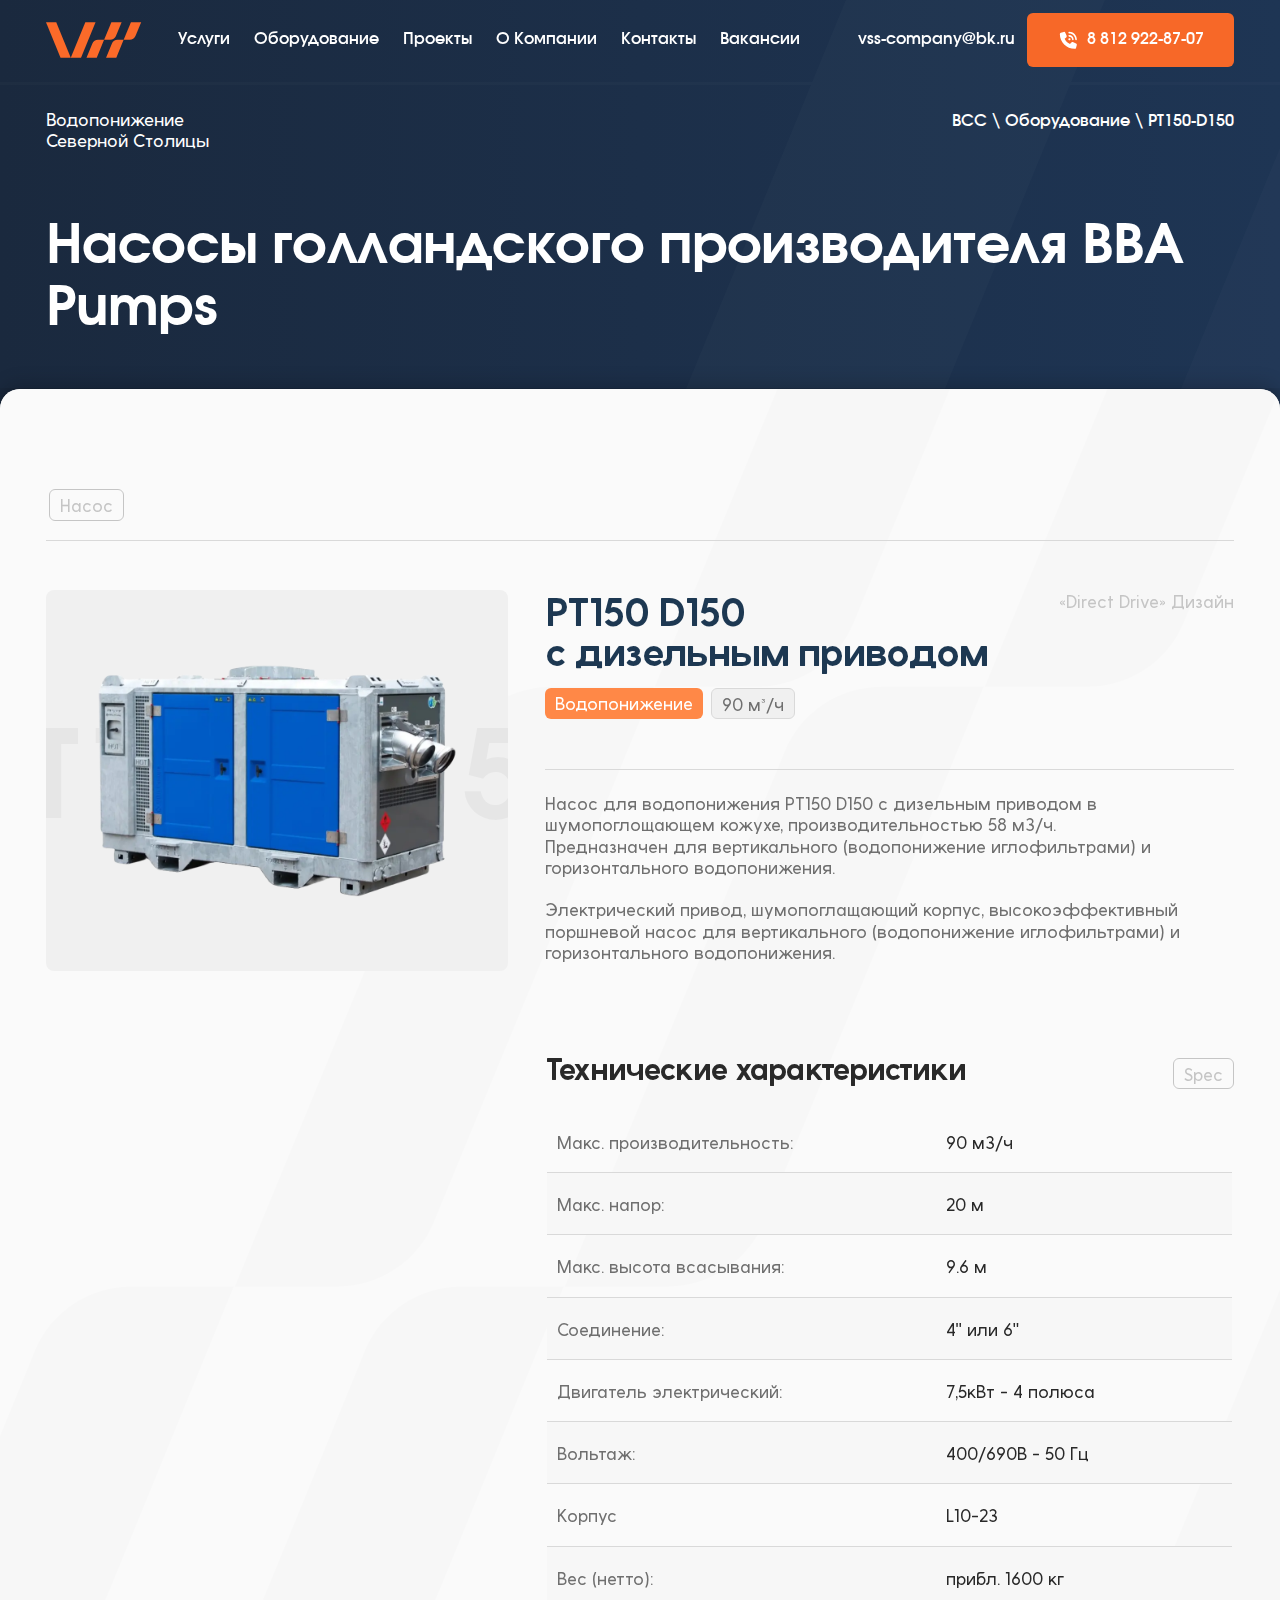
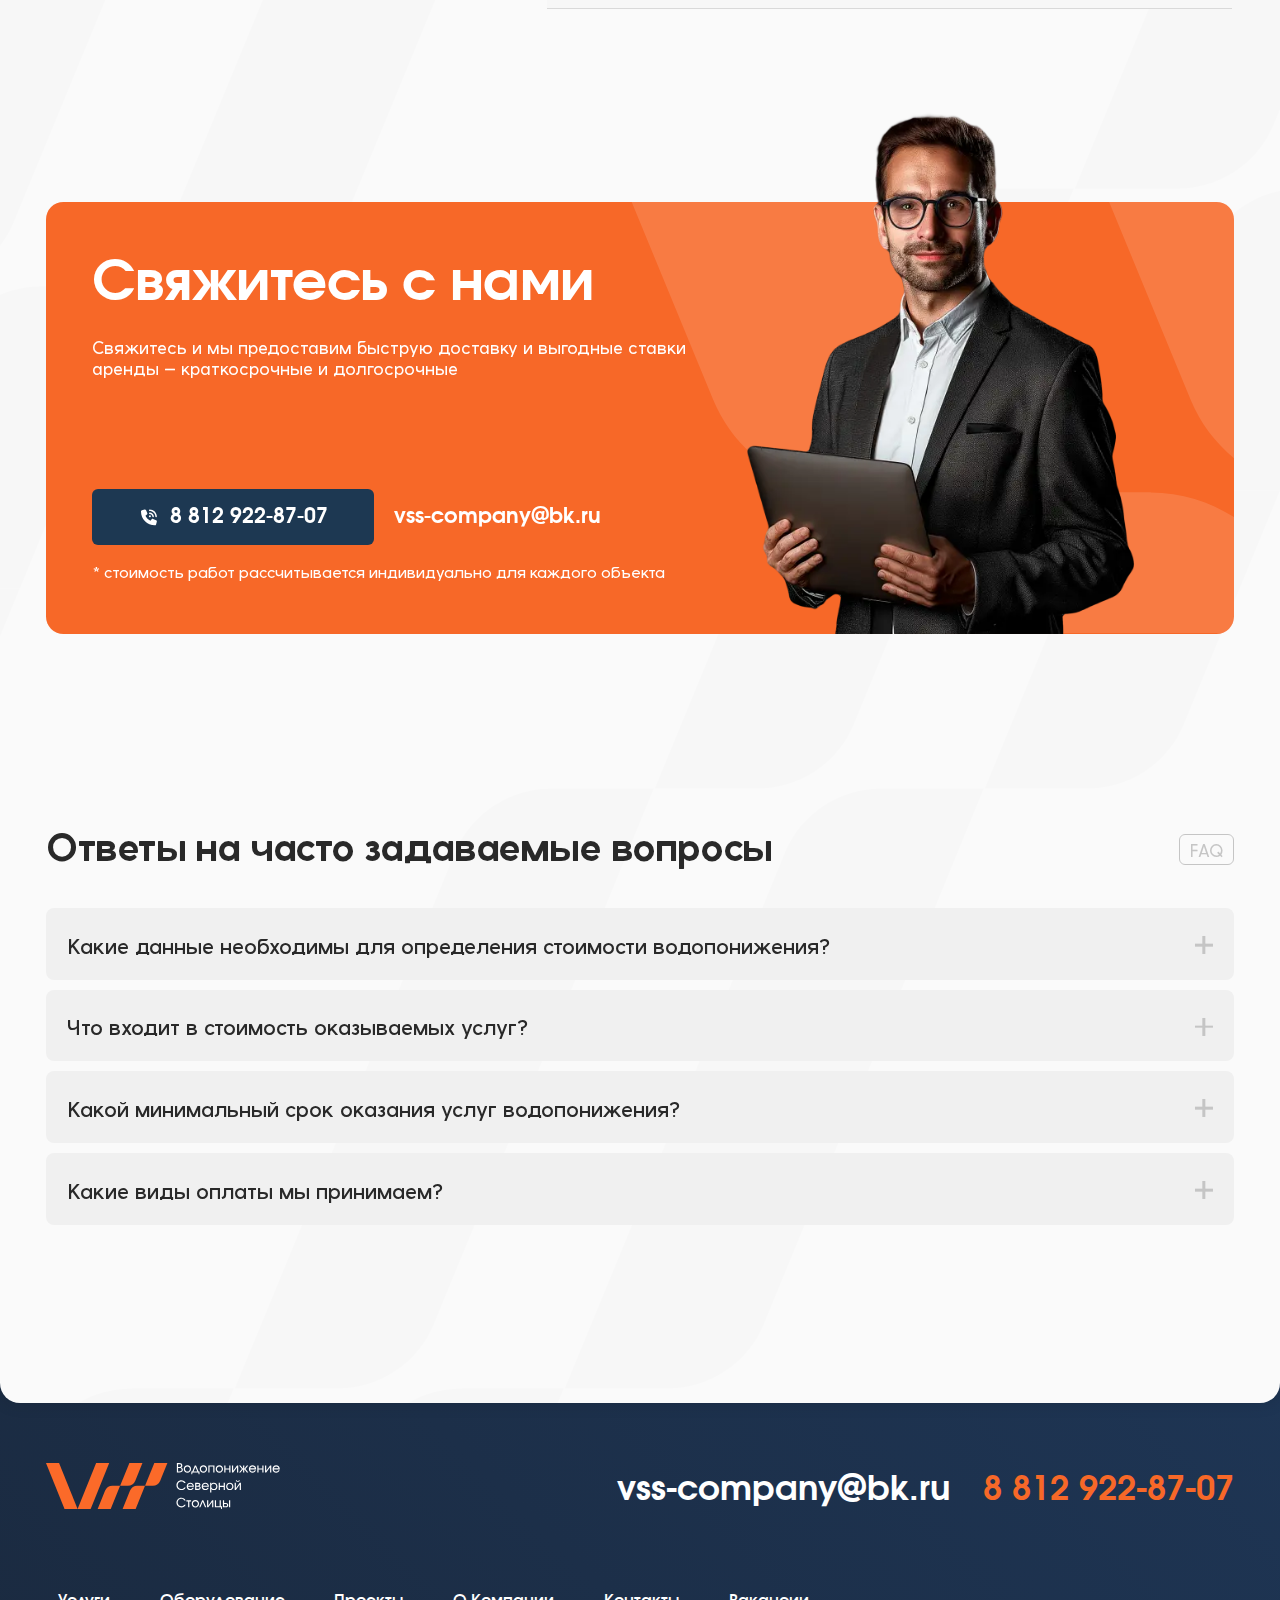
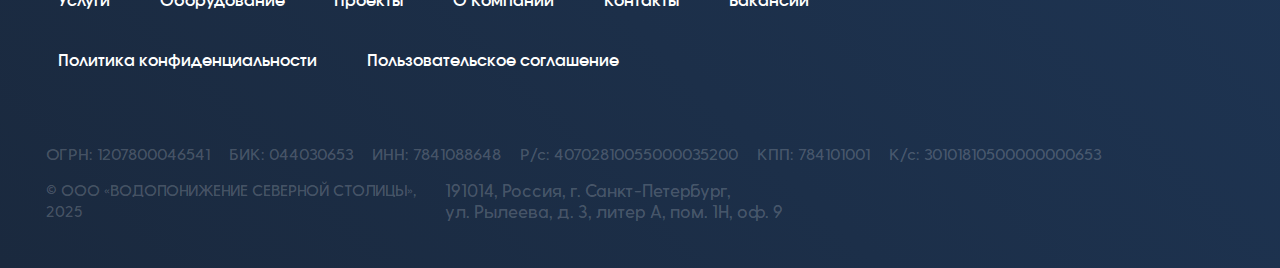
<file: PT150-D150.html>
<!DOCTYPE html>
<html lang="ru">

<head>
	<title>PT150 D150 | ВСС</title>
	<meta charset="UTF-8">
	<meta name="format-detection" content="telephone=no">
	<link rel="stylesheet" href="css/style.min.css?_v=20250417194628">
	<meta name="robots" content="noindex, nofollow">
	<meta name="viewport" content="width=device-width, initial-scale=1.0">

	<!-- Preload Greycliff CF шрифты -->
	<link rel="preload" href="fonts/GreycliffCF-Bold.woff2" as="font" type="font/woff2" crossorigin>
	<link rel="preload" href="fonts/GreycliffCF-DemiBold.woff2" as="font" type="font/woff2" crossorigin>
	<link rel="preload" href="fonts/GreycliffCF-Medium.woff2" as="font" type="font/woff2" crossorigin>

	<!-- Preload Involve шрифты -->
	<link rel="preload" href="fonts/Involve-Bold.woff2" as="font" type="font/woff2" crossorigin>
	<link rel="preload" href="fonts/Involve-Medium.woff2" as="font" type="font/woff2" crossorigin>
	<link rel="preload" href="fonts/Involve-SemiBold.woff2" as="font" type="font/woff2" crossorigin>
</head>

<body>
	<div class="wrapper">
		<header class="header header--page">
			<div class="header__container">
				<div class="header__wrapper">

					<a href="index.html" class="header__logo-link">
						<div class="header__logo">
							<img src="img/vss-logo.svg" alt="Всс лого" width="75" height="28">
						</div>
					</a>

					<div class="header__menu menu">

						<div class="menu__body">

							<nav class="menu__nav">
								<ul class="menu__list">

									<li class="menu__item menu-item menu-item--header">
										<a href="services.html" class="menu-item__link link link-padding link-states">Услуги</a>
										<svg width="20" height="20" viewBox="0 0 20 20" fill="none" xmlns="http://www.w3.org/2000/svg" class="menu-item__arrow-link arrow-link">
											<path d="M4.69731 7.23338L11.7684 7.23338H12.7694L12.7738 8.23438V15.3054L12.7738 16.3064L11.7728 16.3064H10.7718V15.3054L10.7696 10.6496V9.23316H9.35758L4.69731 9.23537H3.69631V8.23438V7.23338L4.69731 7.23338Z" fill="white" />
										</svg>
									</li>

									<li class="menu__item menu-item menu-item--header">
										<a href="equipment.html" class="menu-item__link link link-padding link-states">Оборудование</a>
										<svg width="20" height="20" viewBox="0 0 20 20" fill="none" xmlns="http://www.w3.org/2000/svg" class="menu-item__arrow-link arrow-link">
											<path d="M4.69731 7.23338L11.7684 7.23338H12.7694L12.7738 8.23438V15.3054L12.7738 16.3064L11.7728 16.3064H10.7718V15.3054L10.7696 10.6496V9.23316H9.35758L4.69731 9.23537H3.69631V8.23438V7.23338L4.69731 7.23338Z" fill="white" />
										</svg>
									</li>

									<li class="menu__item menu-item menu-item--header">
										<a href="projects.html" class="menu-item__link link link-padding link-states">Проекты</a>
										<svg width="20" height="20" viewBox="0 0 20 20" fill="none" xmlns="http://www.w3.org/2000/svg" class="menu-item__arrow-link arrow-link">
											<path d="M4.69731 7.23338L11.7684 7.23338H12.7694L12.7738 8.23438V15.3054L12.7738 16.3064L11.7728 16.3064H10.7718V15.3054L10.7696 10.6496V9.23316H9.35758L4.69731 9.23537H3.69631V8.23438V7.23338L4.69731 7.23338Z" fill="white" />
										</svg>
									</li>

									<li class="menu__item menu-item menu-item--header">
										<a href="about-us.html" class="menu-item__link link link-padding link-states">О Компании</a>
										<svg width="20" height="20" viewBox="0 0 20 20" fill="none" xmlns="http://www.w3.org/2000/svg" class="menu-item__arrow-link arrow-link">
											<path d="M4.69731 7.23338L11.7684 7.23338H12.7694L12.7738 8.23438V15.3054L12.7738 16.3064L11.7728 16.3064H10.7718V15.3054L10.7696 10.6496V9.23316H9.35758L4.69731 9.23537H3.69631V8.23438V7.23338L4.69731 7.23338Z" fill="white" />
										</svg>
									</li>

									<li class="menu__item menu-item menu-item--header">
										<a href="contacts.html" class="menu-item__link link link-padding link-states">Контакты</a>
										<svg width="20" height="20" viewBox="0 0 20 20" fill="none" xmlns="http://www.w3.org/2000/svg" class="menu-item__arrow-link arrow-link">
											<path d="M4.69731 7.23338L11.7684 7.23338H12.7694L12.7738 8.23438V15.3054L12.7738 16.3064L11.7728 16.3064H10.7718V15.3054L10.7696 10.6496V9.23316H9.35758L4.69731 9.23537H3.69631V8.23438V7.23338L4.69731 7.23338Z" fill="white" />
										</svg>
									</li>

									<li class="menu__item menu-item menu-item--header">
										<a href="jobs.html" class="menu-item__link link link-padding link-states">Вакансии</a>
										<svg width="20" height="20" viewBox="0 0 20 20" fill="none" xmlns="http://www.w3.org/2000/svg" class="menu-item__arrow-link arrow-link">
											<path d="M4.69731 7.23338L11.7684 7.23338H12.7694L12.7738 8.23438V15.3054L12.7738 16.3064L11.7728 16.3064H10.7718V15.3054L10.7696 10.6496V9.23316H9.35758L4.69731 9.23537H3.69631V8.23438V7.23338L4.69731 7.23338Z" fill="white" />
										</svg>
									</li>

								</ul>
							</nav>

							<div class="menu__contacts">
								<div class="contact contact--header">

									<span class="contact__caption link inactive">Звоните</span>

									<a href="tel:+78129228707" class="contact__link contact__link--accent link-states">8 812
										922-87-07</a>

								</div>

								<div class="contact contact--header">

									<span class="contact__caption link inactive">Пишите</span>

									<a href="mailto:vss-company@bk.ru" class="contact__link link-states">vss-company@bk.ru</a>

								</div>
							</div>

						</div>

						<button type="button" aria-label="Открыть/Закрыть меню" class="menu__icon icon-menu"><span></span></button>

					</div>

					<address class="header__contacts">

						<a href="mailto:vss-company@bk.ru" class="header__contacts-link link link-states link-padding">vss-company@bk.ru</a>

						<a href="tel:+78129228707" class="header__contacts-btn btn btn--secondary-color">

							<div class="btn__icon">
								<svg width="24" height="24" viewBox="0 0 24 24" fill="none" xmlns="http://www.w3.org/2000/svg">
									<path d="M12.8438 3.00079C17.3473 3.00079 21 6.65337 21 11.1567C21 11.6242 20.6238 12.0004 20.1562 12.0004C19.6887 12.0004 19.3125 11.6242 19.3125 11.1567C19.3125 7.58497 16.4156 4.68822 12.8438 4.68822C12.3762 4.68822 12 4.31206 12 3.84451C12 3.37695 12.3762 3.00079 12.8438 3.00079ZM13.125 9.7505C13.4234 9.7505 13.7095 9.86902 13.9205 10.08C14.1315 10.291 14.25 10.5771 14.25 10.8754C14.25 11.1738 14.1315 11.4599 13.9205 11.6709C13.7095 11.8819 13.4234 12.0004 13.125 12.0004C12.8266 12.0004 12.5405 11.8819 12.3295 11.6709C12.1185 11.4599 12 11.1738 12 10.8754C12 10.5771 12.1185 10.291 12.3295 10.08C12.5405 9.86902 12.8266 9.7505 13.125 9.7505ZM12 7.21936C12 6.7518 12.3762 6.37564 12.8438 6.37564C15.484 6.37564 17.625 8.51657 17.625 11.1567C17.625 11.6242 17.2488 12.0004 16.7812 12.0004C16.3137 12.0004 15.9375 11.6242 15.9375 11.1567C15.9375 9.44817 14.5523 8.06307 12.8438 8.06307C12.3762 8.06307 12 7.68691 12 7.21936ZM7.13086 3.05001C7.81289 2.86369 8.52656 3.21172 8.79727 3.8656L10.2035 7.24045C10.4426 7.81347 10.2773 8.4779 9.7957 8.86811L8.0625 10.2884C9.2332 12.7633 11.2371 14.7671 13.7121 15.9377L15.1289 14.2046C15.5227 13.723 16.1836 13.5578 16.7566 13.7968L20.1316 15.203C20.7855 15.4737 21.1336 16.1873 20.9473 16.8693L20.1035 19.9629C19.9383 20.5746 19.3828 21 18.75 21C10.0523 21 3 13.948 3 5.25069C3 4.61791 3.42539 4.06246 4.03711 3.89372L7.13086 3.05001Z" fill="white" />
								</svg>
							</div>

							<span class="btn__text link">8 812 922-87-07</span>

						</a>

					</address>

				</div>
			</div>
		</header>
		<main class="page">

			<section class="hero-page">

				<div class="hero-page__container">

					<div class="hero-page__content-wrapper">

						<div class="hero-page__header">
							<span class="hero-page__company-name text-inverse">
								Водопонижение<br> Северной Столицы
							</span>

							<ul class="hero-page__breadcrumbs">

								<li class="hero-page__breadcrumbs-item">
									<a href="index.html" class="hero-page__breadcrumbs-link link link-states">ВСС</a>
								</li>

								<li class="hero-page__breadcrumbs-item">
									<a href="equipment.html" class="hero-page__breadcrumbs-link link link-states">Оборудование</a>
								</li>

								<li class="hero-page__breadcrumbs-item">
									<a href="PT150-D150.html" class="hero-page__breadcrumbs-link link link-states">PT150-D150</a>
								</li>

							</ul>
						</div>

						<h1 class="hero-page__title heading-01">
							Насосы голландского
							производителя BBA Pumps
						</h1>

					</div>

				</div>

			</section>

			<div class="main-body main-body--page">

				<section class="product section-mb">
					<div class="product__container">

						<div class="section-name section-name--line section-name--caption">

							<span class="section-name__text">Насос</span>

							<span class="section-name__caption">«Direct Drive» Дизайн</span>

						</div>

						<div class="product__wrapper grid-cols-12">

							<div class="product__aside">

								<div class="product__img-wrapper">

									<div class="product__img">
										<img src="img/water-pumps/PT150.webp" alt="PT150" width="115" height="75">
									</div>

									<span class="product__bg-name">PT150 D150</span>

								</div>

							</div>

							<div class="product__header">

								<div class="product__heading-wrapper">

									<h2 class="product__heading heading-02">
										PT150 D150
									</h2>

									<span class="product__caption">«Direct Drive» Дизайн</span>

									<span class="product__sub-title heading-02">с дизельным приводом</span>

								</div>

								<div class="product__tags-wrapper tags-wrapper">

									<a href="services.html#dewatering" class="tags-wrapper__tag tags-wrapper__tag--primary text-inverse">Водопонижение</a>

									<span class="tags-wrapper__tag tags-wrapper__tag--gray">90 м³/ч</span>

								</div>

							</div>

							<div class="product__body">

								<p class="product__desc">
									Насос для водопонижения PT150 D150 с дизельным приводом в шумопоглощающем кожухе,
									производительностью 58 м3/ч.<br>
									Предназначен для вертикального (водопонижение иглофильтрами) и горизонтального
									водопонижения.
									<br><br>
									Электрический привод, шумопоглащающий корпус, высокоэффективный поршневой насос для
									вертикального (водопонижение иглофильтрами) и горизонтального водопонижения.
								</p>

								<div class="product__spec">

									<div class="title-group title-group--sm">

										<h2 class="title-group__title heading-02">Технические характеристики</h2>

										<div class="title-group__section-name section-name"><span class="section-name__text">Spec</span></div>

									</div>

									<table class="product__spec-table">

										<tr class="product__spec-table-row">

											<th class="product__spec-table-heading">
												Макс. производительность:
											</th>

											<td class="product__spec-table-data">
												90 м3/ч
											</td>

										</tr>

										<tr class="product__spec-table-row">

											<th class="product__spec-table-heading">
												Макс. напор:
											</th>

											<td class="product__spec-table-data">
												20 м
											</td>

										</tr>

										<tr class="product__spec-table-row">

											<th class="product__spec-table-heading">
												Макс. высота всасывания:
											</th>

											<td class="product__spec-table-data">
												9.6 м
											</td>

										</tr>

										<tr class="product__spec-table-row">

											<th class="product__spec-table-heading">
												Соединение:
											</th>

											<td class="product__spec-table-data">
												4ʺ или 6ʺ
											</td>

										</tr>

										<tr class="product__spec-table-row">

											<th class="product__spec-table-heading">
												Двигатель электрический:
											</th>

											<td class="product__spec-table-data">
												7,5кВт - 4 полюса
											</td>

										</tr>

										<tr class="product__spec-table-row">

											<th class="product__spec-table-heading">
												Вольтаж:
											</th>

											<td class="product__spec-table-data">
												400/690В - 50 Гц
											</td>

										</tr>

										<tr class="product__spec-table-row">

											<th class="product__spec-table-heading">
												Корпус
											</th>

											<td class="product__spec-table-data">
												L10-23
											</td>

										</tr>

										<tr class="product__spec-table-row">

											<th class="product__spec-table-heading">
												Вес (нетто):
											</th>

											<td class="product__spec-table-data">
												прибл. 1600 кг
											</td>

										</tr>

									</table>

								</div>

							</div>

						</div>
					</div>
				</section>

				<section class="contact-us section-mb">
					<div class="contact-us__container">
						<div class="contact-us__body">

							<div class="contact-us__content-wrapper">

								<h2 class="contact-us__title text-inverse">Свяжитесь с нами</h2>

								<p class="contact-us__text text-inverse">Свяжитесь и мы предоставим быструю доставку и выгодные ставки аренды — краткосрочные и долгосрочные</p>

								<div class="contact-us__contacts-group">

									<div class="contact-us__links">
										<a href="tel:+78129228707" class="contact-us__btn contact-us__btn--main btn btn--lg btn--secondary-color">

											<div class="btn__icon">
												<svg width="20" height="20" viewBox="0 0 20 20" fill="none" xmlns="http://www.w3.org/2000/svg">
													<path d="M11.1562 3.00062C14.659 3.00062 17.5 5.84151 17.5 9.34409C17.5 9.70774 17.2074 10.0003 16.8438 10.0003C16.4801 10.0003 16.1875 9.70774 16.1875 9.34409C16.1875 6.56608 13.9344 4.31306 11.1562 4.31306C10.7926 4.31306 10.5 4.02049 10.5 3.65684C10.5 3.29318 10.7926 3.00062 11.1562 3.00062ZM11.375 8.25039C11.6071 8.25039 11.8296 8.34257 11.9937 8.50666C12.1578 8.67074 12.25 8.89329 12.25 9.12535C12.25 9.3574 12.1578 9.57995 11.9937 9.74404C11.8296 9.90813 11.6071 10.0003 11.375 10.0003C11.1429 10.0003 10.9204 9.90813 10.7563 9.74404C10.5922 9.57995 10.5 9.3574 10.5 9.12535C10.5 8.89329 10.5922 8.67074 10.7563 8.50666C10.9204 8.34257 11.1429 8.25039 11.375 8.25039ZM10.5 6.28172C10.5 5.91807 10.7926 5.6255 11.1562 5.6255C13.2098 5.6255 14.875 7.29066 14.875 9.34409C14.875 9.70774 14.5824 10.0003 14.2188 10.0003C13.8551 10.0003 13.5625 9.70774 13.5625 9.34409C13.5625 8.01524 12.4852 6.93794 11.1562 6.93794C10.7926 6.93794 10.5 6.64538 10.5 6.28172ZM6.71289 3.0389C7.24336 2.89398 7.79844 3.16467 8.00898 3.67324L9.10273 6.29813C9.28867 6.74381 9.16016 7.26059 8.78555 7.56409L7.4375 8.66873C8.34805 10.5936 9.90664 12.1522 11.8316 13.0627L12.9336 11.7147C13.2398 11.3401 13.7539 11.2116 14.1996 11.3975L16.8246 12.4912C17.3332 12.7018 17.6039 13.2568 17.459 13.7873L16.8027 16.1934C16.6742 16.6692 16.2422 17 15.75 17C8.98516 17 3.5 11.5151 3.5 4.75054C3.5 4.25837 3.83086 3.82636 4.30664 3.69512L6.71289 3.0389Z" fill="#fff" />
												</svg>
											</div>

											<span class="btn__text link link--lg">8 812 922-87-07</span>

										</a>

										<a href="mailto:vss-company@bk.ru" class="contact-us__btn contact-us__btn--side btn btn--lg btn--transparent-white">

											<span class="btn__text link link--lg text-inverse">vss-company@bk.ru</span>

										</a>
									</div>

									<div class="contact-us__img">
										<img src="img/staff/manager.webp" alt="Менеджер" width="224" height="224" loading="lazy">
									</div>

								</div>

								<span class="contact-us__caption text-inverse">* стоимость работ рассчитывается
									индивидуально для каждого объекта</span>

							</div>

						</div>
					</div>
				</section>

				<section class="faq">
					<div class="faq__container">

						<div class="faq__title-group title-group grid-cols-12">

							<h2 class="title-group__title heading-02">Ответы на часто задаваемые вопросы</h2>

							<div class="title-group__section-name section-name"><span class="section-name__text">FAQ</span></div>

						</div>

						<div data-spollers data-one-spoller class="faq__spollers">

							<details class="faq__item">

								<summary class="faq__title">Какие данные необходимы для определения стоимости
									водопонижения?
									<span class="faq__marker marker"></span>
								</summary>

								<div class="faq__body">

									<ul class="faq__list">
										<li class="faq__list-item">Местоположение объекта</li>
										<li class="faq__list-item">Характеристики объекта: траншея, котлован, размеры,
											глубина нижней отметки</li>
										<li class="faq__list-item">Отчет об инженерно-геологических и гидрогеологических
											изысканиях</li>
										<li class="faq__list-item">Ориентировочный период производства работ</li>
									</ul>

									<p class="faq__text">В случае если каких-то данных нет - звоните нам, мы поможем!
									</p>

								</div>

							</details>

							<details class="faq__item">

								<summary class="faq__title">Что входит в стоимость оказываемых услуг?
									<span class="faq__marker marker"></span>
								</summary>

								<div class="faq__body">

									<ul class="faq__list">
										<li class="faq__list-item">Заправке насосов топливом</li>
										<li class="faq__list-item">Мобилизации оборудования до объекта и обратно</li>
										<li class="faq__list-item">Работы по монтажу и демонтажу сборного коллектора
										</li>
										<li class="faq__list-item">Услуги по гидравлической замывке иглофильтров и их
											извлечению</li>
										<li class="faq__list-item">Монтаж и демонтаж насосных агрегатов</li>
										<li class="faq__list-item">Монтаж и демонтаж системы всасывающих и напорных
											рукавов</li>
										<li class="faq__list-item">Водоотведение до границы участка</li>
									</ul>

									<p class="faq__text"></p>

								</div>

							</details>

							<details class="faq__item">

								<summary class="faq__title">Какой минимальный срок оказания услуг водопонижения?
									<span class="faq__marker marker"></span>
								</summary>

								<div class="faq__body">

									<p class="faq__text">Наша компания оказывает услугу на любой срок.</p>

								</div>

							</details>

							<details class="faq__item">

								<summary class="faq__title">Какие виды оплаты мы принимаем?
									<span class="faq__marker marker"></span>
								</summary>

								<div class="faq__body">

									<p class="faq__text">Мы работаем официально, поэтому безналичная оплата на расчетный
										счет нашей компании является приоритетной.<br><br>Тем не менее, мы также
										работаем и за наличный расчет.</p>

								</div>

							</details>

						</div>

					</div>
				</section>

			</div>

		</main>
		<footer class="footer">
			<div class="footer__container">
				<div class="footer__wrapper grid-cols-12">

					<a href="index.html" class="footer__logo-link">
						<div class="footer__logo">
							<img src="img/vss-logo-name.svg" alt="Всс лого - Водопонижение Северной Столицы" width="186" height="36">
						</div>
					</a>

					<div class="footer__contacts">

						<div class="contact contact--footer">

							<span class="contact__caption link inactive">Пишите</span>

							<a href="mailto:vss-company@bk.ru" class="contact__link link-states">vss-company@bk.ru</a>

						</div>

						<div class="contact contact--footer">

							<span class="contact__caption link inactive">Звоните</span>

							<a href="tel:+78129228707" class="contact__link contact__link--accent link-states">8 812
								922-87-07</a>

						</div>

					</div>

					<div class="footer__nav">

						<ul class="footer__menu-list">

							<li class="footer__menu-item menu-item menu-item--footer">
								<a href="services.html" class="menu-item__link link link-states link-padding">Услуги</a>
								<svg width="20" height="20" viewBox="0 0 20 20" fill="none" xmlns="http://www.w3.org/2000/svg" class="menu-item__arrow-link arrow-link">
									<path d="M4.69731 7.23338L11.7684 7.23338H12.7694L12.7738 8.23438V15.3054L12.7738 16.3064L11.7728 16.3064H10.7718V15.3054L10.7696 10.6496V9.23316H9.35758L4.69731 9.23537H3.69631V8.23438V7.23338L4.69731 7.23338Z" fill="white" />
								</svg>
							</li>

							<li class="footer__menu-item menu-item menu-item--footer">
								<a href="equipment.html" class="menu-item__link link link-states link-padding">Оборудование</a>
								<svg width="20" height="20" viewBox="0 0 20 20" fill="none" xmlns="http://www.w3.org/2000/svg" class="menu-item__arrow-link arrow-link">
									<path d="M4.69731 7.23338L11.7684 7.23338H12.7694L12.7738 8.23438V15.3054L12.7738 16.3064L11.7728 16.3064H10.7718V15.3054L10.7696 10.6496V9.23316H9.35758L4.69731 9.23537H3.69631V8.23438V7.23338L4.69731 7.23338Z" fill="white" />
								</svg>
							</li>

							<li class="footer__menu-item menu-item menu-item--footer">
								<a href="projects.html" class="menu-item__link link link-states link-padding">Проекты</a>
								<svg width="20" height="20" viewBox="0 0 20 20" fill="none" xmlns="http://www.w3.org/2000/svg" class="menu-item__arrow-link arrow-link">
									<path d="M4.69731 7.23338L11.7684 7.23338H12.7694L12.7738 8.23438V15.3054L12.7738 16.3064L11.7728 16.3064H10.7718V15.3054L10.7696 10.6496V9.23316H9.35758L4.69731 9.23537H3.69631V8.23438V7.23338L4.69731 7.23338Z" fill="white" />
								</svg>
							</li>

							<li class="footer__menu-item menu-item menu-item--footer">
								<a href="about-us.html" class="menu-item__link link link-states link-padding">О Компании</a>
								<svg width="20" height="20" viewBox="0 0 20 20" fill="none" xmlns="http://www.w3.org/2000/svg" class="menu-item__arrow-link arrow-link">
									<path d="M4.69731 7.23338L11.7684 7.23338H12.7694L12.7738 8.23438V15.3054L12.7738 16.3064L11.7728 16.3064H10.7718V15.3054L10.7696 10.6496V9.23316H9.35758L4.69731 9.23537H3.69631V8.23438V7.23338L4.69731 7.23338Z" fill="white" />
								</svg>
							</li>

							<li class="footer__menu-item menu-item menu-item--footer">
								<a href="contacts.html" class="menu-item__link link link-states link-padding">Контакты</a>
								<svg width="20" height="20" viewBox="0 0 20 20" fill="none" xmlns="http://www.w3.org/2000/svg" class="menu-item__arrow-link arrow-link">
									<path d="M4.69731 7.23338L11.7684 7.23338H12.7694L12.7738 8.23438V15.3054L12.7738 16.3064L11.7728 16.3064H10.7718V15.3054L10.7696 10.6496V9.23316H9.35758L4.69731 9.23537H3.69631V8.23438V7.23338L4.69731 7.23338Z" fill="white" />
								</svg>
							</li>

							<li class="footer__menu-item menu-item menu-item--footer">
								<a href="jobs.html" class="menu-item__link link link-states link-padding">Вакансии</a>
								<svg width="20" height="20" viewBox="0 0 20 20" fill="none" xmlns="http://www.w3.org/2000/svg" class="menu-item__arrow-link arrow-link">
									<path d="M4.69731 7.23338L11.7684 7.23338H12.7694L12.7738 8.23438V15.3054L12.7738 16.3064L11.7728 16.3064H10.7718V15.3054L10.7696 10.6496V9.23316H9.35758L4.69731 9.23537H3.69631V8.23438V7.23338L4.69731 7.23338Z" fill="white" />
								</svg>
							</li>

						</ul>

						<ul class="footer__menu-list footer__menu-list--legal">

							<li class="footer__menu-item menu-item menu-item--footer menu-item--footer-no-bt">
								<a href="privacy.html" class="menu-item__link link link-states link-padding">Политика конфиденциальности</a>
								<svg width="20" height="20" viewBox="0 0 20 20" fill="none" xmlns="http://www.w3.org/2000/svg" class="menu-item__arrow-link arrow-link">
									<path d="M4.69731 7.23338L11.7684 7.23338H12.7694L12.7738 8.23438V15.3054L12.7738 16.3064L11.7728 16.3064H10.7718V15.3054L10.7696 10.6496V9.23316H9.35758L4.69731 9.23537H3.69631V8.23438V7.23338L4.69731 7.23338Z" fill="white" />
								</svg>
							</li>

							<li class="footer__menu-item menu-item menu-item--footer">
								<a href="agreement.html" class="menu-item__link link link-states link-padding">Пользовательское соглашение</a>
								<svg width="20" height="20" viewBox="0 0 20 20" fill="none" xmlns="http://www.w3.org/2000/svg" class="menu-item__arrow-link arrow-link">
									<path d="M4.69731 7.23338L11.7684 7.23338H12.7694L12.7738 8.23438V15.3054L12.7738 16.3064L11.7728 16.3064H10.7718V15.3054L10.7696 10.6496V9.23316H9.35758L4.69731 9.23537H3.69631V8.23438V7.23338L4.69731 7.23338Z" fill="white" />
								</svg>
							</li>

						</ul>

					</div>

					<div class="footer__copyright inactive">© ООО «ВОДОПОНИЖЕНИЕ СЕВЕРНОЙ СТОЛИЦЫ», 2025</div>

					<address class="footer__address inactive">191014, Россия, г. Санкт-Петербург,<br> ул. Рылеева, д. 3,
						литер А, пом. 1Н, оф. 9</address>

					<div class="footer__legal">
						<span class="footer__legal-text inactive">ОГРН: 1207800046541</span>
						<span class="footer__legal-text inactive">БИК: 044030653</span>
						<span class="footer__legal-text inactive">ИНН: 7841088648</span>
						<span class="footer__legal-text inactive">Р/с: 40702810055000035200</span>
						<span class="footer__legal-text inactive">КПП: 784101001</span>
						<span class="footer__legal-text inactive">К/с: 30101810500000000653</span>
					</div>


				</div>
			</div>
		</footer>
	</div>
	<script src="js/app.min.js?_v=20250417194628"></script>
</body>

</html>
</file>
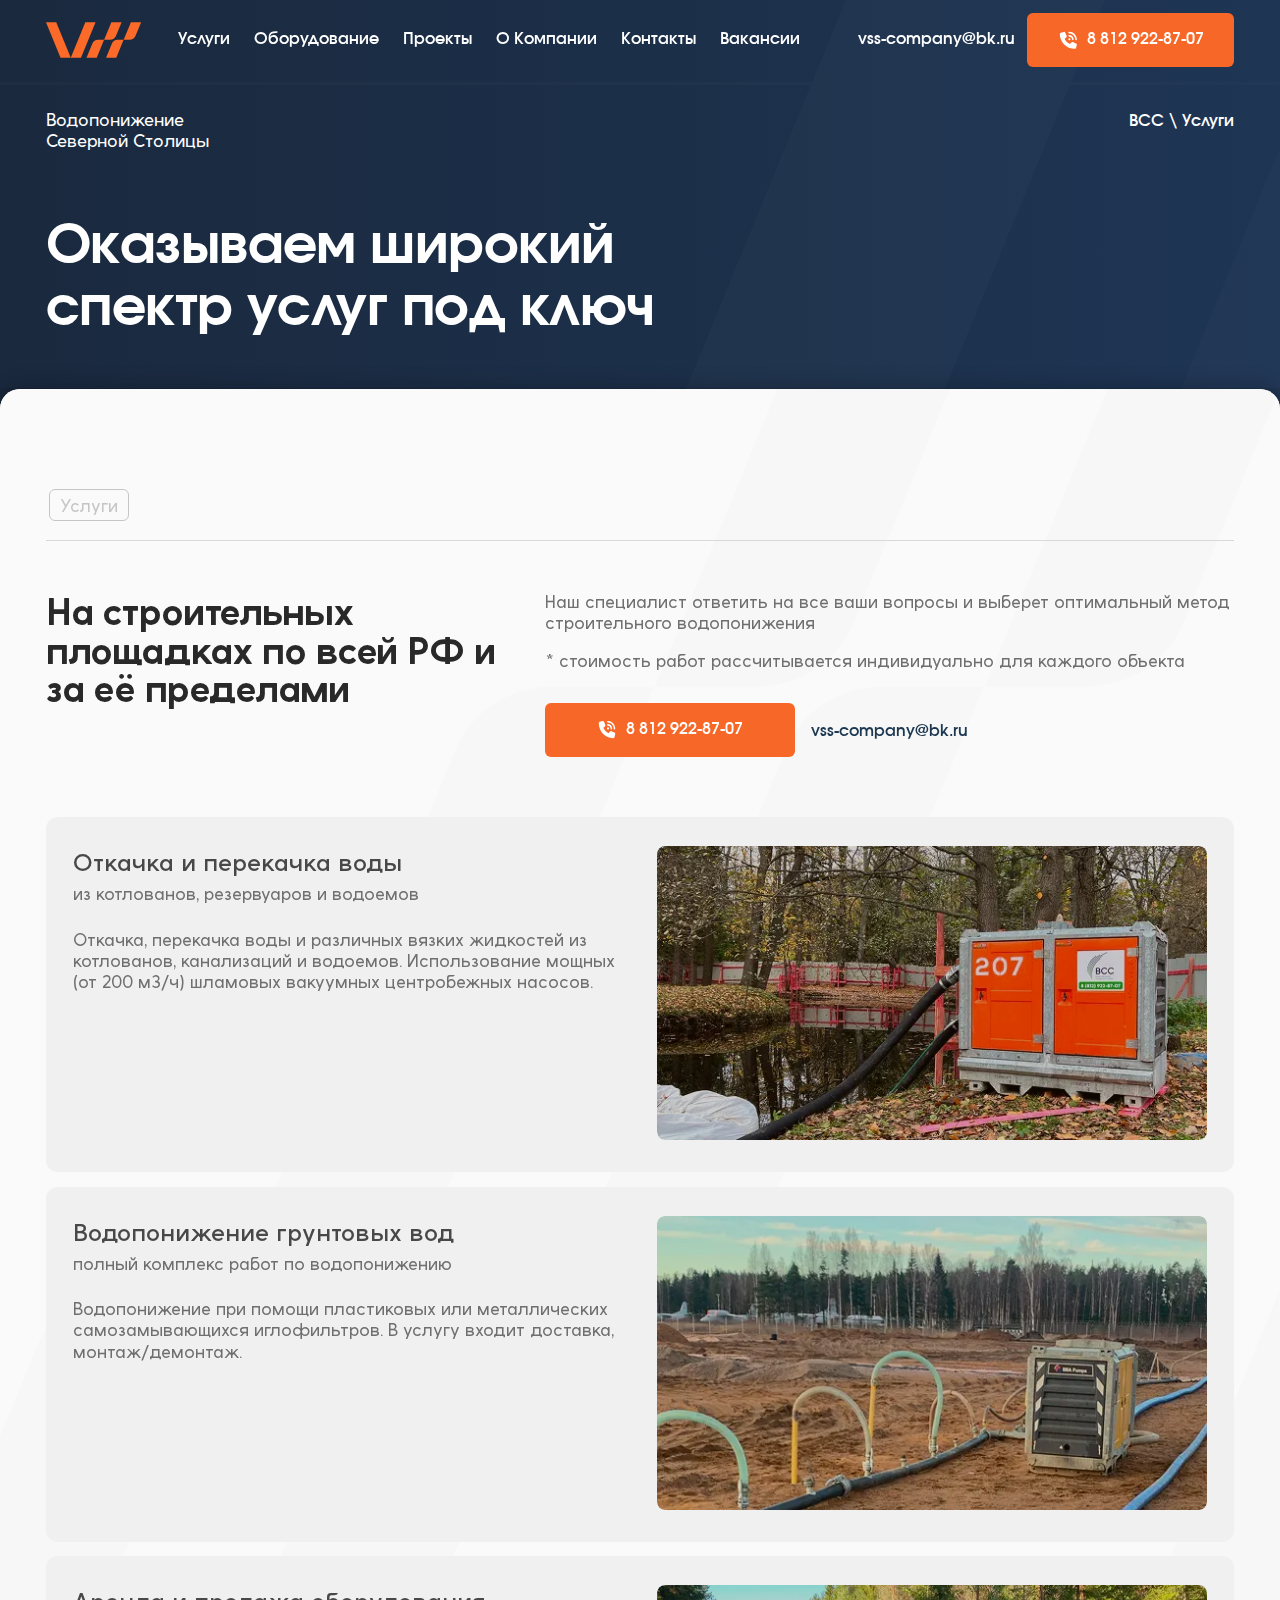
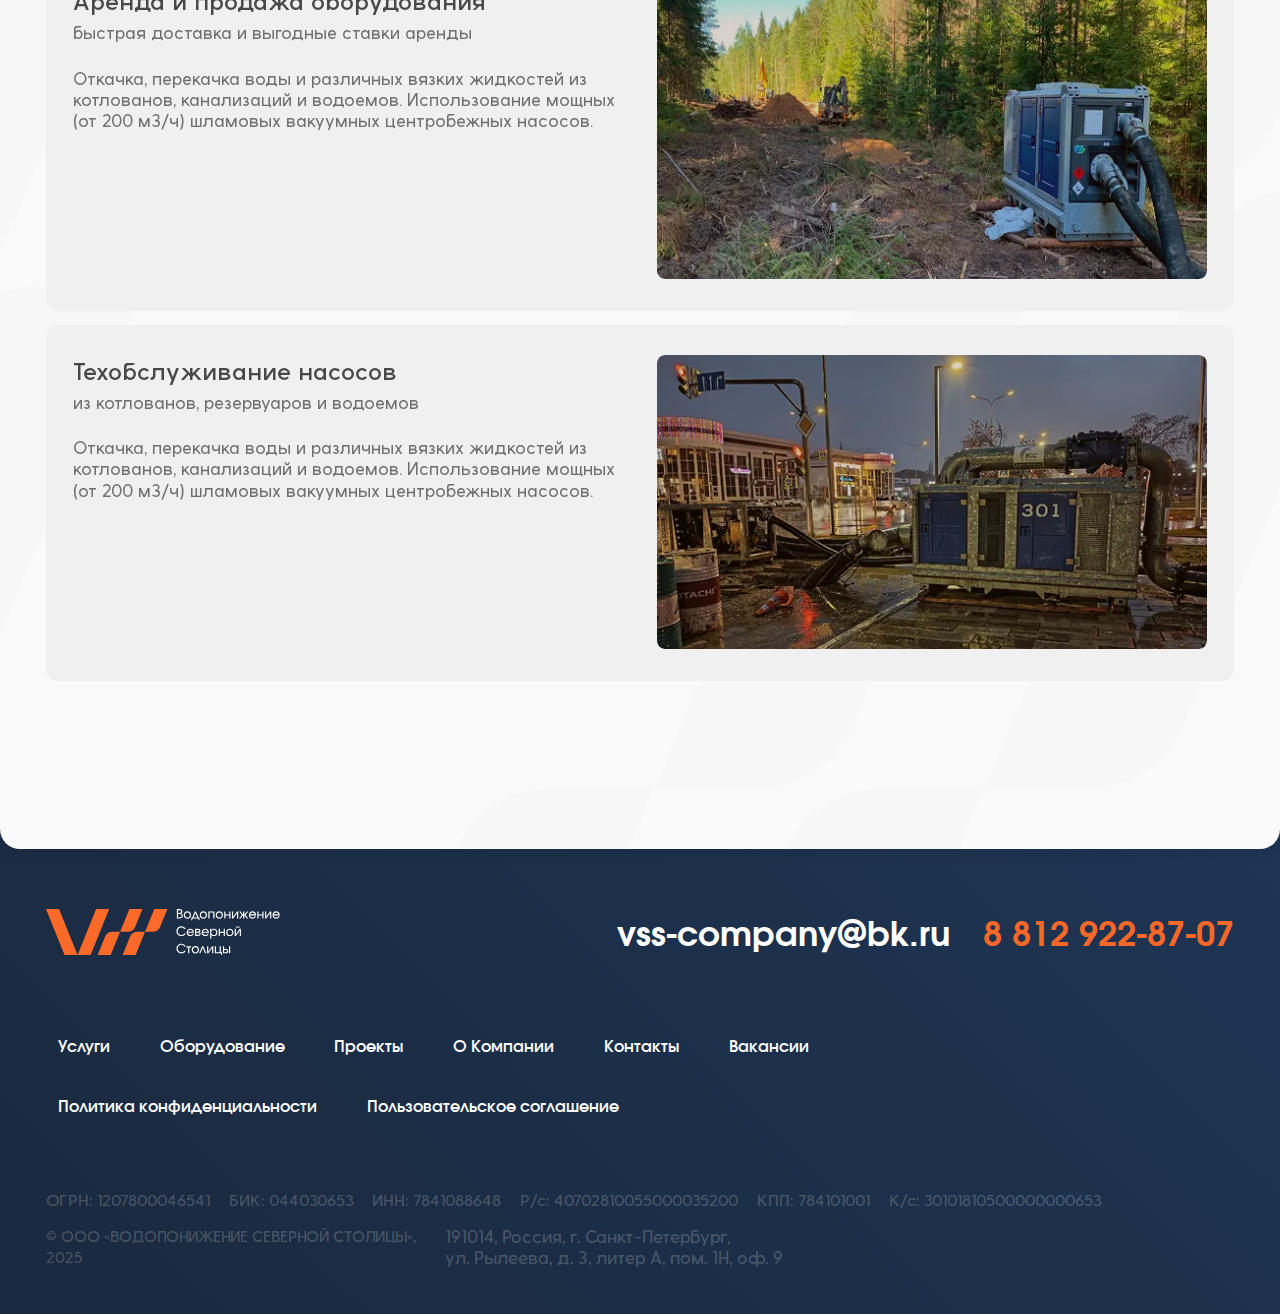
<file: services.html>
<!DOCTYPE html>
<html lang="ru">

<head>
	<title>Услуги | ВСС</title>
	<meta charset="UTF-8">
	<meta name="format-detection" content="telephone=no">
	<link rel="stylesheet" href="css/style.min.css?_v=20250417194628">
	<meta name="robots" content="noindex, nofollow">
	<meta name="viewport" content="width=device-width, initial-scale=1.0">

	<!-- Preload Greycliff CF шрифты -->
	<link rel="preload" href="fonts/GreycliffCF-Bold.woff2" as="font" type="font/woff2" crossorigin>
	<link rel="preload" href="fonts/GreycliffCF-DemiBold.woff2" as="font" type="font/woff2" crossorigin>
	<link rel="preload" href="fonts/GreycliffCF-Medium.woff2" as="font" type="font/woff2" crossorigin>

	<!-- Preload Involve шрифты -->
	<link rel="preload" href="fonts/Involve-Bold.woff2" as="font" type="font/woff2" crossorigin>
	<link rel="preload" href="fonts/Involve-Medium.woff2" as="font" type="font/woff2" crossorigin>
	<link rel="preload" href="fonts/Involve-SemiBold.woff2" as="font" type="font/woff2" crossorigin>
</head>

<body>
	<div class="wrapper">
		<header class="header header--page">
			<div class="header__container">
				<div class="header__wrapper">

					<a href="index.html" class="header__logo-link">
						<div class="header__logo">
							<img src="img/vss-logo.svg" alt="Всс лого" width="75" height="28">
						</div>
					</a>

					<div class="header__menu menu">

						<div class="menu__body">

							<nav class="menu__nav">
								<ul class="menu__list">

									<li class="menu__item menu-item menu-item--header">
										<a href="services.html" class="menu-item__link link link-padding link-states">Услуги</a>
										<svg width="20" height="20" viewBox="0 0 20 20" fill="none" xmlns="http://www.w3.org/2000/svg" class="menu-item__arrow-link arrow-link">
											<path d="M4.69731 7.23338L11.7684 7.23338H12.7694L12.7738 8.23438V15.3054L12.7738 16.3064L11.7728 16.3064H10.7718V15.3054L10.7696 10.6496V9.23316H9.35758L4.69731 9.23537H3.69631V8.23438V7.23338L4.69731 7.23338Z" fill="white" />
										</svg>
									</li>

									<li class="menu__item menu-item menu-item--header">
										<a href="equipment.html" class="menu-item__link link link-padding link-states">Оборудование</a>
										<svg width="20" height="20" viewBox="0 0 20 20" fill="none" xmlns="http://www.w3.org/2000/svg" class="menu-item__arrow-link arrow-link">
											<path d="M4.69731 7.23338L11.7684 7.23338H12.7694L12.7738 8.23438V15.3054L12.7738 16.3064L11.7728 16.3064H10.7718V15.3054L10.7696 10.6496V9.23316H9.35758L4.69731 9.23537H3.69631V8.23438V7.23338L4.69731 7.23338Z" fill="white" />
										</svg>
									</li>

									<li class="menu__item menu-item menu-item--header">
										<a href="projects.html" class="menu-item__link link link-padding link-states">Проекты</a>
										<svg width="20" height="20" viewBox="0 0 20 20" fill="none" xmlns="http://www.w3.org/2000/svg" class="menu-item__arrow-link arrow-link">
											<path d="M4.69731 7.23338L11.7684 7.23338H12.7694L12.7738 8.23438V15.3054L12.7738 16.3064L11.7728 16.3064H10.7718V15.3054L10.7696 10.6496V9.23316H9.35758L4.69731 9.23537H3.69631V8.23438V7.23338L4.69731 7.23338Z" fill="white" />
										</svg>
									</li>

									<li class="menu__item menu-item menu-item--header">
										<a href="about-us.html" class="menu-item__link link link-padding link-states">О Компании</a>
										<svg width="20" height="20" viewBox="0 0 20 20" fill="none" xmlns="http://www.w3.org/2000/svg" class="menu-item__arrow-link arrow-link">
											<path d="M4.69731 7.23338L11.7684 7.23338H12.7694L12.7738 8.23438V15.3054L12.7738 16.3064L11.7728 16.3064H10.7718V15.3054L10.7696 10.6496V9.23316H9.35758L4.69731 9.23537H3.69631V8.23438V7.23338L4.69731 7.23338Z" fill="white" />
										</svg>
									</li>

									<li class="menu__item menu-item menu-item--header">
										<a href="contacts.html" class="menu-item__link link link-padding link-states">Контакты</a>
										<svg width="20" height="20" viewBox="0 0 20 20" fill="none" xmlns="http://www.w3.org/2000/svg" class="menu-item__arrow-link arrow-link">
											<path d="M4.69731 7.23338L11.7684 7.23338H12.7694L12.7738 8.23438V15.3054L12.7738 16.3064L11.7728 16.3064H10.7718V15.3054L10.7696 10.6496V9.23316H9.35758L4.69731 9.23537H3.69631V8.23438V7.23338L4.69731 7.23338Z" fill="white" />
										</svg>
									</li>

									<li class="menu__item menu-item menu-item--header">
										<a href="jobs.html" class="menu-item__link link link-padding link-states">Вакансии</a>
										<svg width="20" height="20" viewBox="0 0 20 20" fill="none" xmlns="http://www.w3.org/2000/svg" class="menu-item__arrow-link arrow-link">
											<path d="M4.69731 7.23338L11.7684 7.23338H12.7694L12.7738 8.23438V15.3054L12.7738 16.3064L11.7728 16.3064H10.7718V15.3054L10.7696 10.6496V9.23316H9.35758L4.69731 9.23537H3.69631V8.23438V7.23338L4.69731 7.23338Z" fill="white" />
										</svg>
									</li>

								</ul>
							</nav>

							<div class="menu__contacts">
								<div class="contact contact--header">

									<span class="contact__caption link inactive">Звоните</span>

									<a href="tel:+78129228707" class="contact__link contact__link--accent link-states">8 812
										922-87-07</a>

								</div>

								<div class="contact contact--header">

									<span class="contact__caption link inactive">Пишите</span>

									<a href="mailto:vss-company@bk.ru" class="contact__link link-states">vss-company@bk.ru</a>

								</div>
							</div>

						</div>

						<button type="button" aria-label="Открыть/Закрыть меню" class="menu__icon icon-menu"><span></span></button>

					</div>

					<address class="header__contacts">

						<a href="mailto:vss-company@bk.ru" class="header__contacts-link link link-states link-padding">vss-company@bk.ru</a>

						<a href="tel:+78129228707" class="header__contacts-btn btn btn--secondary-color">

							<div class="btn__icon">
								<svg width="24" height="24" viewBox="0 0 24 24" fill="none" xmlns="http://www.w3.org/2000/svg">
									<path d="M12.8438 3.00079C17.3473 3.00079 21 6.65337 21 11.1567C21 11.6242 20.6238 12.0004 20.1562 12.0004C19.6887 12.0004 19.3125 11.6242 19.3125 11.1567C19.3125 7.58497 16.4156 4.68822 12.8438 4.68822C12.3762 4.68822 12 4.31206 12 3.84451C12 3.37695 12.3762 3.00079 12.8438 3.00079ZM13.125 9.7505C13.4234 9.7505 13.7095 9.86902 13.9205 10.08C14.1315 10.291 14.25 10.5771 14.25 10.8754C14.25 11.1738 14.1315 11.4599 13.9205 11.6709C13.7095 11.8819 13.4234 12.0004 13.125 12.0004C12.8266 12.0004 12.5405 11.8819 12.3295 11.6709C12.1185 11.4599 12 11.1738 12 10.8754C12 10.5771 12.1185 10.291 12.3295 10.08C12.5405 9.86902 12.8266 9.7505 13.125 9.7505ZM12 7.21936C12 6.7518 12.3762 6.37564 12.8438 6.37564C15.484 6.37564 17.625 8.51657 17.625 11.1567C17.625 11.6242 17.2488 12.0004 16.7812 12.0004C16.3137 12.0004 15.9375 11.6242 15.9375 11.1567C15.9375 9.44817 14.5523 8.06307 12.8438 8.06307C12.3762 8.06307 12 7.68691 12 7.21936ZM7.13086 3.05001C7.81289 2.86369 8.52656 3.21172 8.79727 3.8656L10.2035 7.24045C10.4426 7.81347 10.2773 8.4779 9.7957 8.86811L8.0625 10.2884C9.2332 12.7633 11.2371 14.7671 13.7121 15.9377L15.1289 14.2046C15.5227 13.723 16.1836 13.5578 16.7566 13.7968L20.1316 15.203C20.7855 15.4737 21.1336 16.1873 20.9473 16.8693L20.1035 19.9629C19.9383 20.5746 19.3828 21 18.75 21C10.0523 21 3 13.948 3 5.25069C3 4.61791 3.42539 4.06246 4.03711 3.89372L7.13086 3.05001Z" fill="white" />
								</svg>
							</div>

							<span class="btn__text link">8 812 922-87-07</span>

						</a>

					</address>

				</div>
			</div>
		</header>
		<main class="page">

			<section class="hero-page">

				<div class="hero-page__container">

					<div class="hero-page__content-wrapper">

						<div class="hero-page__header">
							<span class="hero-page__company-name text-inverse">
								Водопонижение<br> Северной Столицы
							</span>

							<ul class="hero-page__breadcrumbs">

								<li class="hero-page__breadcrumbs-item">
									<a href="index.html" class="hero-page__breadcrumbs-link link link-states">ВСС</a>
								</li>

								<li class="hero-page__breadcrumbs-item">
									<a href="services.html" class="hero-page__breadcrumbs-link link link-states">Услуги</a>
								</li>

							</ul>
						</div>

						<h1 class="hero-page__title heading-01">
							Оказываем широкий<br>
							спектр услуг под ключ
						</h1>

					</div>

				</div>

			</section>

			<div class="main-body main-body--page">

				<section class="posts">
					<div class="posts__container">

						<div class="section-name section-name--line"><span class="section-name__text">Услуги</span>
						</div>

						<div class="posts__wrapper grid-cols-12">

							<div class="posts__aside grid-cols-12">

								<h2 class="posts__title heading-03 max-w-3xl">На строительных площадках по всей РФ
									и за её пределами</h2>

								<p class="posts__text max-w-3xl">Наш специалист ответить на все ваши вопросы и выберет оптимальный
									метод строительного водопонижения</p>

								<div class="posts__btns-wrapper">

									<a href="tel:+78129228707" class="posts__btn btn">

										<div class="btn__icon">
											<img src="img/icons/phone.svg" alt="Телефон" width="20" height="20">
										</div>

										<span class="btn__text link">8 812 922-87-07</span>

									</a>

									<a href="mailto:vss-company@bk.ru" class="posts__link link link-states link-padding">vss-company@bk.ru</a>

									<a href="mailto:vss-company@bk.ru" class="posts__btn posts__btn--secondary btn btn--transparent-gray-600 btn--text-secondary">

										<span class="btn__text link">vss-company@bk.ru</span>

									</a>

								</div>

								<span class="posts__caption caption">* стоимость работ рассчитывается
									индивидуально для каждого объекта</span>

							</div>

							<div class="posts__content-wrapper">

								<article class="post post--service" id="pumping">

									<div class="post__main-content">

										<h3 class="post__title">Откачка и перекачка воды</h3>

										<p class="post__sub-title">из котлованов, резервуаров и водоемов</p>

										<p class="post__text">
											Откачка, перекачка воды и различных вязких жидкостей из котлованов,
											канализаций и водоемов. Использование мощных (от 200 м3/ч) шламовых
											вакуумных центробежных насосов.
										</p>

									</div>

									<div class="post__side-content">

										<div class="post__img">
											<img src="img/projects/services/service-01.webp" alt="Откачка и перекачка воды" width="296" height="180" loading="lazy">
										</div>

									</div>

								</article>

								<article class="post post--service" id="dewatering">

									<div class="post__main-content">

										<h3 class="post__title">Водопонижение грунтовых вод</h3>

										<p class="post__sub-title">полный комплекс работ по водопонижению</p>

										<p class="post__text">
											Водопонижение при помощи пластиковых или металлических самозамывающихся
											иглофильтров. В услугу входит доставка,
											монтаж/демонтаж.

										</p>

									</div>

									<div class="post__side-content">

										<div class="post__img">
											<img src="img/projects/services/service-02.webp" alt="Водопонижение грунтовых вод" width="296" height="180" loading="lazy">
										</div>

									</div>

								</article>

								<article class="post post--service" id="rental">

									<div class="post__main-content">

										<h3 class="post__title">Аренда и продажа оборудования</h3>

										<p class="post__sub-title">быстрая доставка и выгодные ставки аренды</p>

										<p class="post__text">
											Откачка, перекачка воды и различных вязких жидкостей из котлованов,
											канализаций и водоемов. Использование мощных (от 200 м3/ч) шламовых
											вакуумных центробежных насосов.
										</p>

									</div>

									<div class="post__side-content">

										<div class="post__img">
											<img src="img/projects/services/service-03.webp" alt="Аренда и продажа оборудования" width="296" height="180" loading="lazy">
										</div>

									</div>

								</article>

								<article class="post post--service" id="maintenance">

									<div class="post__main-content">

										<h3 class="post__title">Техобслуживание насосов</h3>

										<p class="post__sub-title">из котлованов, резервуаров и водоемов</p>

										<p class="post__text">
											Откачка, перекачка воды и различных вязких жидкостей из котлованов,
											канализаций и водоемов. Использование мощных (от 200 м3/ч) шламовых
											вакуумных центробежных насосов.
										</p>

									</div>

									<div class="post__side-content">

										<div class="post__img">
											<img src="img/projects/services/service-04.webp" alt="Техобслуживание насосов" width="296" height="180" loading="lazy">
										</div>

									</div>

								</article>

							</div>

						</div>

					</div>
				</section>

			</div>

		</main>
		<footer class="footer">
			<div class="footer__container">
				<div class="footer__wrapper grid-cols-12">

					<a href="index.html" class="footer__logo-link">
						<div class="footer__logo">
							<img src="img/vss-logo-name.svg" alt="Всс лого - Водопонижение Северной Столицы" width="186" height="36">
						</div>
					</a>

					<div class="footer__contacts">

						<div class="contact contact--footer">

							<span class="contact__caption link inactive">Пишите</span>

							<a href="mailto:vss-company@bk.ru" class="contact__link link-states">vss-company@bk.ru</a>

						</div>

						<div class="contact contact--footer">

							<span class="contact__caption link inactive">Звоните</span>

							<a href="tel:+78129228707" class="contact__link contact__link--accent link-states">8 812
								922-87-07</a>

						</div>

					</div>

					<div class="footer__nav">

						<ul class="footer__menu-list">

							<li class="footer__menu-item menu-item menu-item--footer">
								<a href="services.html" class="menu-item__link link link-states link-padding">Услуги</a>
								<svg width="20" height="20" viewBox="0 0 20 20" fill="none" xmlns="http://www.w3.org/2000/svg" class="menu-item__arrow-link arrow-link">
									<path d="M4.69731 7.23338L11.7684 7.23338H12.7694L12.7738 8.23438V15.3054L12.7738 16.3064L11.7728 16.3064H10.7718V15.3054L10.7696 10.6496V9.23316H9.35758L4.69731 9.23537H3.69631V8.23438V7.23338L4.69731 7.23338Z" fill="white" />
								</svg>
							</li>

							<li class="footer__menu-item menu-item menu-item--footer">
								<a href="equipment.html" class="menu-item__link link link-states link-padding">Оборудование</a>
								<svg width="20" height="20" viewBox="0 0 20 20" fill="none" xmlns="http://www.w3.org/2000/svg" class="menu-item__arrow-link arrow-link">
									<path d="M4.69731 7.23338L11.7684 7.23338H12.7694L12.7738 8.23438V15.3054L12.7738 16.3064L11.7728 16.3064H10.7718V15.3054L10.7696 10.6496V9.23316H9.35758L4.69731 9.23537H3.69631V8.23438V7.23338L4.69731 7.23338Z" fill="white" />
								</svg>
							</li>

							<li class="footer__menu-item menu-item menu-item--footer">
								<a href="projects.html" class="menu-item__link link link-states link-padding">Проекты</a>
								<svg width="20" height="20" viewBox="0 0 20 20" fill="none" xmlns="http://www.w3.org/2000/svg" class="menu-item__arrow-link arrow-link">
									<path d="M4.69731 7.23338L11.7684 7.23338H12.7694L12.7738 8.23438V15.3054L12.7738 16.3064L11.7728 16.3064H10.7718V15.3054L10.7696 10.6496V9.23316H9.35758L4.69731 9.23537H3.69631V8.23438V7.23338L4.69731 7.23338Z" fill="white" />
								</svg>
							</li>

							<li class="footer__menu-item menu-item menu-item--footer">
								<a href="about-us.html" class="menu-item__link link link-states link-padding">О Компании</a>
								<svg width="20" height="20" viewBox="0 0 20 20" fill="none" xmlns="http://www.w3.org/2000/svg" class="menu-item__arrow-link arrow-link">
									<path d="M4.69731 7.23338L11.7684 7.23338H12.7694L12.7738 8.23438V15.3054L12.7738 16.3064L11.7728 16.3064H10.7718V15.3054L10.7696 10.6496V9.23316H9.35758L4.69731 9.23537H3.69631V8.23438V7.23338L4.69731 7.23338Z" fill="white" />
								</svg>
							</li>

							<li class="footer__menu-item menu-item menu-item--footer">
								<a href="contacts.html" class="menu-item__link link link-states link-padding">Контакты</a>
								<svg width="20" height="20" viewBox="0 0 20 20" fill="none" xmlns="http://www.w3.org/2000/svg" class="menu-item__arrow-link arrow-link">
									<path d="M4.69731 7.23338L11.7684 7.23338H12.7694L12.7738 8.23438V15.3054L12.7738 16.3064L11.7728 16.3064H10.7718V15.3054L10.7696 10.6496V9.23316H9.35758L4.69731 9.23537H3.69631V8.23438V7.23338L4.69731 7.23338Z" fill="white" />
								</svg>
							</li>

							<li class="footer__menu-item menu-item menu-item--footer">
								<a href="jobs.html" class="menu-item__link link link-states link-padding">Вакансии</a>
								<svg width="20" height="20" viewBox="0 0 20 20" fill="none" xmlns="http://www.w3.org/2000/svg" class="menu-item__arrow-link arrow-link">
									<path d="M4.69731 7.23338L11.7684 7.23338H12.7694L12.7738 8.23438V15.3054L12.7738 16.3064L11.7728 16.3064H10.7718V15.3054L10.7696 10.6496V9.23316H9.35758L4.69731 9.23537H3.69631V8.23438V7.23338L4.69731 7.23338Z" fill="white" />
								</svg>
							</li>

						</ul>

						<ul class="footer__menu-list footer__menu-list--legal">

							<li class="footer__menu-item menu-item menu-item--footer menu-item--footer-no-bt">
								<a href="privacy.html" class="menu-item__link link link-states link-padding">Политика конфиденциальности</a>
								<svg width="20" height="20" viewBox="0 0 20 20" fill="none" xmlns="http://www.w3.org/2000/svg" class="menu-item__arrow-link arrow-link">
									<path d="M4.69731 7.23338L11.7684 7.23338H12.7694L12.7738 8.23438V15.3054L12.7738 16.3064L11.7728 16.3064H10.7718V15.3054L10.7696 10.6496V9.23316H9.35758L4.69731 9.23537H3.69631V8.23438V7.23338L4.69731 7.23338Z" fill="white" />
								</svg>
							</li>

							<li class="footer__menu-item menu-item menu-item--footer">
								<a href="agreement.html" class="menu-item__link link link-states link-padding">Пользовательское соглашение</a>
								<svg width="20" height="20" viewBox="0 0 20 20" fill="none" xmlns="http://www.w3.org/2000/svg" class="menu-item__arrow-link arrow-link">
									<path d="M4.69731 7.23338L11.7684 7.23338H12.7694L12.7738 8.23438V15.3054L12.7738 16.3064L11.7728 16.3064H10.7718V15.3054L10.7696 10.6496V9.23316H9.35758L4.69731 9.23537H3.69631V8.23438V7.23338L4.69731 7.23338Z" fill="white" />
								</svg>
							</li>

						</ul>

					</div>

					<div class="footer__copyright inactive">© ООО «ВОДОПОНИЖЕНИЕ СЕВЕРНОЙ СТОЛИЦЫ», 2025</div>

					<address class="footer__address inactive">191014, Россия, г. Санкт-Петербург,<br> ул. Рылеева, д. 3,
						литер А, пом. 1Н, оф. 9</address>

					<div class="footer__legal">
						<span class="footer__legal-text inactive">ОГРН: 1207800046541</span>
						<span class="footer__legal-text inactive">БИК: 044030653</span>
						<span class="footer__legal-text inactive">ИНН: 7841088648</span>
						<span class="footer__legal-text inactive">Р/с: 40702810055000035200</span>
						<span class="footer__legal-text inactive">КПП: 784101001</span>
						<span class="footer__legal-text inactive">К/с: 30101810500000000653</span>
					</div>


				</div>
			</div>
		</footer>
	</div>
	<script src="js/app.min.js?_v=20250417194628"></script>
</body>

</html>
</file>
<file: css/style.min.css>
@charset "UTF-8";@font-face{font-family:GreycliffCF;font-display:swap;src:url(../fonts/GreycliffCF-Bold.woff2) format("woff2");font-weight:700;font-style:normal}@font-face{font-family:GreycliffCF;font-display:swap;src:url(../fonts/GreycliffCF-DemiBold.woff2) format("woff2");font-weight:600;font-style:normal}@font-face{font-family:GreycliffCF;font-display:swap;src:url(../fonts/GreycliffCF-Medium.woff2) format("woff2");font-weight:500;font-style:normal}@font-face{font-family:Involve;font-display:swap;src:url(../fonts/Involve-Medium.woff2) format("woff2");font-weight:500;font-style:normal}@font-face{font-family:Involve;font-display:swap;src:url(../fonts/Involve-Bold.woff2) format("woff2");font-weight:700;font-style:normal}@font-face{font-family:Involve;font-display:swap;src:url(../fonts/Involve-SemiBold.woff2) format("woff2");font-weight:600;font-style:normal}html{background:var(--gradient-md)}:root{--primary-400:#FF8847;--primary-450:#FC6D2D;--primary-500:#F76828;--primary-600:#F26323;--primary-700:#F14E05;--secondary-300:#495769;--secondary-400:#465466;--secondary-420:#435163;--secondary-450:#223D57;--secondary-500:#1D3852;--secondary-600:#18334D;--tertiary:#FBE229;--neutral-900:#ACACAC;--neutral-800:#C5C5C5;--neutral-600:#D9D9D9;--neutral-500:#E9E9E9;--neutral-450:#EBEBEB;--neutral-400:#F0F0F0;--neutral-300:#F4F4F4;--neutral-200:#F5F5F5;--neutral-100:#F7F7F7;--neutral-50:#fafafa;--neutral-opacity-50:rgba(0, 0, 0, 0.04);--neutral-opacity-100:#ffffff08;--neutral-opacity-200:rgba(255, 255, 255, 0.21);--gradient-md:linear-gradient(90deg, #1a293e 0%, #1e3554 100%);--gradient-lg:linear-gradient(45deg, #1a293d 0%, #334e71 100%);--gradient-opacity:linear-gradient(45deg, rgba(26, 41, 61, 0.9) 0%, rgba(46, 68, 97, 0.9) 100%);--text-50:#a2a2a2;--text-100:#808080;--text-200:#6F6F6F;--text-300:#484848;--text-400:#292929;--text-inverse:#ffffff;--primary-family:"GreycliffCF",sans-serif;--secondary-family:"Involve",sans-serif;--shadow-sm:0 0.25rem 0.75rem 0 rgba(0, 0, 0, 0.1);--header-h:5rem;--header-pt:calc(var(--header-h) + 1.75rem);--t-dur:0s;--t-dur-md:0.3s;--t-func:ease;--t-del:0s}*{padding:0;margin:0;border:0}*,*::after,*::before{box-sizing:border-box}*::after,*::before{display:inline-block}body,html{height:100%;min-width:360px}body{color:var(--text-200);line-height:1;font-family:var(--primary-family);font-size:1.1875rem;-ms-text-size-adjust:100%;-moz-text-size-adjust:100%;-webkit-text-size-adjust:100%;-webkit-font-smoothing:antialiased;-moz-osx-font-smoothing:grayscale}button,input,textarea{font-family:var(--primary-family);font-size:inherit;line-height:inherit;color:inherit;background-color:transparent}input,textarea{width:100%}button,option,select{cursor:pointer}a{display:inline-block;color:inherit;text-decoration:none}ul li{list-style:none}img{vertical-align:top;max-width:100%}h1,h2,h3,h4,h5,h6{font-weight:inherit;font-size:inherit}address{font-style:initial}th{font-weight:inherit;text-align:inherit}summary::-webkit-details-marker{display:none}.lock body{overflow:hidden;touch-action:none;-ms-scroll-chaining:none;overscroll-behavior:none}.wrapper{min-height:100%;display:flex;flex-direction:column;overflow:hidden;position:relative}@supports (overflow:clip){.wrapper{overflow:clip}}.wrapper > main{flex:1 1 100vh}.wrapper > *{min-width:0}*{scrollbar-color:#d9d9d9 var(--neutral-50)}*::-webkit-scrollbar-track{background:var(--neutral-50)}*::-webkit-scrollbar-thumb{background-color:#d9d9d9}[class*=__container]{max-width:107.5rem;margin:0 auto}.ibg{width:100%;height:100%;-o-object-fit:cover;object-fit:cover}.ibg--top{-o-object-position:top;object-position:top}.ibg--bottom{-o-object-position:bottom;object-position:bottom}.ibg--left{-o-object-position:left;object-position:left}.ibg--right{-o-object-position:right;object-position:right}.ibg--contain{-o-object-fit:contain;object-fit:contain}.link{font-family:var(--secondary-family);font-weight:600;color:var(--text-inverse);line-height:120%}.link--md{font-weight:700}.link--lg{font-weight:700}.link-states:hover{color:var(--primary-450)!important;transition:color var(--t-dur) var(--t-func) var(--t-del)}.link-states:active{color:var(--primary-600)!important}.on-main-body-header .link-states:hover{color:var(--primary-600)!important}.on-main-body-header .link-states:active{color:var(--primary-700)!important}.menu-open .on-main-body-header .link-states:hover{color:var(--primary-450)!important}.menu-open .on-main-body-header .link-states:active{color:var(--primary-600)!important}.heading-01{font-family:var(--secondary-family);font-weight:700;line-height:115%;letter-spacing:-.01em;color:var(--text-inverse)}.heading-01 span{color:var(--primary-500)}.heading-01--hero{line-height:100%}.heading-02{font-family:var(--primary-500-family);font-weight:700;line-height:101%;letter-spacing:-.03em;color:var(--text-400);margin-right:.75rem}.heading-03{font-family:var(--primary-500-family);font-weight:700;line-height:101%;letter-spacing:-.03em;color:var(--text-400);padding-right:1.25rem}.text-inverse{color:var(--text-inverse)}.text-50{color:var(--text-50)}.inactive{color:var(--neutral-opacity-200)}.fw-600{font-weight:600}.accent{color:var(--primary-500)}.caption{display:inline-block;font-size:1rem;color:var(--text-50);line-height:120%}.grid-cols-12{display:grid;grid-template-columns:repeat(12,1fr)}.max-w-3xl{max-width:43.75rem}.link-padding{padding:.75rem}.main-body{border-radius:1.25rem;box-shadow:0 -.25rem 1.25rem 0 rgba(0,0,0,.2);position:relative;z-index:2;min-height:100vh;background-color:var(--neutral-50);transition:border-radius .5s var(--t-func) var(--t-del);margin-top:-1.25rem;margin-bottom:-1.25rem}.main-body::before{content:"";position:absolute;top:0;left:0;width:100%;height:100%;background:url(../img/bg/pattern-body.svg) 0 0/100% auto repeat scroll;z-index:-1}.on-main-body .main-body{border-radius:0 0 1.25rem 1.25rem}.main-body--page::before{-webkit-transform:scaleX(-1);transform:scaleX(-1)}.btn{border-radius:.375rem;padding:0 1.875rem;min-width:15.625rem;background-color:var(--primary-500);display:inline-flex;justify-content:center;align-items:center;gap:.5rem;position:relative;overflow:hidden;transition:background-color var(--t-dur) var(--t-func) var(--t-del),border var(--t-dur) var(--t-func) var(--t-del)}.btn:hover{background-color:var(--primary-450)}.btn:active{background-color:var(--primary-600)}.btn__icon{display:flex;justify-content:center;align-items:center}.btn__text{white-space:nowrap;transition:color var(--t-dur) var(--t-func) var(--t-del)}.btn__arrow-link path{transition:fill var(--t-dur) var(--t-func) var(--t-del)}.btn--secondary-color{background-color:var(--secondary-500)}.btn--secondary-color:hover{background-color:var(--secondary-450)}.btn--secondary-color:active{background-color:var(--secondary-600)}.btn--white{background-color:var(--neutral-50)}.btn--white:hover{background-color:var(--neutral-200)}.btn--white .btn__text{color:var(--primary-500);font-weight:600}.btn--sm{height:2.9375rem!important;min-width:11.25rem}.btn--lg{min-width:17.625rem;padding:0 2.1875rem}.btn--transparent-gray-300{background-color:initial;border:.0625rem solid var(--neutral-900)}.btn--transparent-gray-300 .btn__text{color:var(--neutral-500)}.btn--transparent-gray-300:hover{background-color:var(--neutral-450);border:.0625rem solid rgba(172,172,172,0)}.btn--transparent-gray-300:hover .btn__text{color:var(--text-300)}.btn--transparent-gray-600{background-color:initial;border:.0625rem solid var(--neutral-900)}.btn--transparent-gray-600 .btn__text{color:var(--neutral-900)}.btn--transparent-gray-600 .btn__arrow-link path{fill:var(--neutral-900)}.btn--transparent-gray-600:hover{background-color:initial}.btn--transparent-gray-600:hover .btn__text{color:var(--text-300)}.btn--transparent-gray-600:hover .btn__arrow-link path{fill:var(--text-300)}.btn--transparent-white{background-color:initial;border:.0625rem solid var(--text-inverse)}.btn--transparent-white .btn__arrow-link path{fill:var(--text-inverse)}.btn--transparent-white .btn__text{color:var(--text-inverse)}.btn--text-secondary .btn__text{color:var(--secondary-500)}.title-group{align-items:end;position:relative}.title-group__title{align-self:start;grid-column:span 11}.title-group__section-name{justify-self:end;margin-top:.375rem}.title-group__caption{white-space:nowrap}.title-group--text .title-group__text{padding-right:1.75rem;max-width:36.875rem}.title-group--text .title-group__title{grid-column:span 5}.title-group--text .title-group__text{grid-column:span 6}.title-group--sm{display:grid;grid-template-columns:1fr auto}.title-group--sm .title-group__title{grid-column:initial}.title-group--caption{display:flex;justify-content:space-between}.title-group--caption .title-group__text{order:initial}.title-group--caption .title-group__title{margin-right:2.5rem;order:initial}.section-name{position:relative}.section-name__text{display:inline-block;color:var(--neutral-800);padding:.25rem .625rem;border:.0625rem solid var(--neutral-800);border-radius:.375rem;white-space:nowrap}.section-name--right{display:flex;justify-content:flex-end}.section-name--line{padding-bottom:1.25rem}.section-name--line::after{content:"";position:absolute;bottom:0;left:0;width:100%;height:.0625rem;background-color:var(--neutral-600)}.section-name--line .section-name__text{position:relative}.section-name--equip{position:relative;align-self:start}.section-name--equip .section-name__text{border:.0625rem solid var(--text-inverse);color:var(--text-inverse);position:relative;z-index:1;background-color:var(--primary-500)}.section-name--equip::after{content:"";background:url(../img/icons/NL.svg) 0 0/100% 100% no-repeat scroll;position:absolute;-webkit-transform:rotate(20deg);transform:rotate(20deg)}.section-name--caption{align-items:center}.section-name--caption .section-name__caption{display:none}.advantages{display:flex;gap:.625rem;flex-wrap:wrap}.advantages__item{border:.0625rem solid var(--neutral-600);border-radius:.5rem;background-color:var(--neutral-50);flex:1 1 9.875rem;display:grid;grid-template-rows:1fr auto}.advantages__title{font-weight:700;line-height:92%;color:var(--text-400)}.advantages__text{text-transform:uppercase;letter-spacing:.02em}.advantages__item--accent{background-color:var(--primary-500);border:initial}.advantages__item--accent .advantages__title{color:var(--text-inverse)}.arrow-link{position:absolute;top:.1875rem;right:.1875rem;transition:-webkit-transform var(--t-dur-md) var(--t-func) var(--t-del);transition:transform var(--t-dur-md) var(--t-func) var(--t-del);transition:transform var(--t-dur-md) var(--t-func) var(--t-del),-webkit-transform var(--t-dur-md) var(--t-func) var(--t-del)}.btn:hover > .arrow-link,.hero__service:hover > .arrow-link,.menu-item__link:hover > .arrow-link,.pump__wrapper:hover > .arrow-link,.services__item-wrapper:hover > .arrow-link,.team__job-body:hover > .arrow-link{-webkit-transform:translate(.09375rem,-.09375rem);transform:translate(.09375rem,-.09375rem)}.arrow-link--primary path{fill:var(--primary-500)}.arrow-link--secondary path{fill:var(--secondary-500)}.arrow-link--tertiary path{fill:var(--tertiary)}.contact{display:grid;justify-items:start;position:relative;margin-bottom:3rem}.contact::after{content:"";position:absolute;bottom:-1.5rem;left:0;width:100%;height:.1875rem;background-color:var(--neutral-opacity-100)}.contact__link{display:inline-block;font-family:var(--secondary-family);font-weight:700;font-size:1.625rem;line-height:105%;color:var(--text-inverse)}.contact__link--accent{color:var(--primary-500)}.btn-group{display:flex;gap:1rem;align-items:flex-start}.btn-group__text{display:inline;max-width:42.5rem;align-self:stretch;display:flex;align-items:center}.btn-group--hero{flex-wrap:wrap}.btn-group--hero::after{content:"";position:absolute;top:0;right:0;width:1.5rem;height:3.25rem;background:url(../img/icons/arrow-transparent.svg) 0 0/100% 100% no-repeat scroll}.nav-btns{display:flex;justify-content:flex-end;gap:.25rem}.nav-btns__nav-btn{border-radius:.375rem;background-color:var(--secondary-500);padding:0 .875rem;min-height:2rem;display:flex;align-items:center;transition:background-color var(--t-dur) var(--t-func) var(--t-del);border:.1875rem solid transparent;transition:initial}.nav-btns__nav-btn:hover{background-color:var(--secondary-450)}.nav-btns__nav-btn:hover .nav-btns__arrow{-webkit-transform:translate(-.0625rem,0);transform:translate(-.0625rem,0)}.nav-btns__nav-btn:active{background-color:var(--secondary-600)}.nav-btns__nav-btn.swiper-button-disabled{background-color:initial;border:.1875rem solid var(--neutral-600)}.nav-btns__nav-btn.swiper-button-disabled path{fill:var(--neutral-600)}.nav-btns__nav-btn--prev{-webkit-transform:rotate(0);transform:rotate(0)}.nav-btns__nav-btn--next{-webkit-transform:rotate(180deg);transform:rotate(180deg)}.nav-btns__arrow{width:3.875rem;height:1rem;transition:background-color var(--t-dur) var(--t-func) var(--t-del),-webkit-transform var(--t-dur-md) var(--t-func) var(--t-del);transition:background-color var(--t-dur) var(--t-func) var(--t-del),transform var(--t-dur-md) var(--t-func) var(--t-del);transition:background-color var(--t-dur) var(--t-func) var(--t-del),transform var(--t-dur-md) var(--t-func) var(--t-del),-webkit-transform var(--t-dur-md) var(--t-func) var(--t-del)}.pump{background-color:var(--neutral-50);grid-column:span 3;overflow:hidden;transition:background-color var(--t-dur) var(--t-func) var(--t-del)}.pump:hover{background-color:var(--neutral-200)}.pump__wrapper{display:block;padding-bottom:1.5rem;position:relative;height:100%;display:flex;flex-direction:column}.pump__img-wrapper{position:relative}.pump__img{position:relative;z-index:1;margin:0 auto;max-width:17.75rem;aspect-ratio:284/184}.pump__img img{width:100%;height:100%;-o-object-fit:cover;object-fit:cover}.pump__bg-name{position:absolute;top:50%;left:50%;font-family:var(--secondary-family);font-weight:700;line-height:100%;letter-spacing:-.01em;color:var(--neutral-opacity-50);white-space:nowrap;-webkit-transform:translate(-50%,-50%);transform:translate(-50%,-50%)}.pump__content-wrapper{position:relative;display:flex;flex-direction:column;justify-content:space-between;height:100%;gap:1.75rem}.pump__content-wrapper::before{content:"";position:absolute;top:0;left:0;width:100%;height:.0625rem;background-color:var(--neutral-opacity-50)}.pump__name{font-family:var(--secondary-family);font-weight:600;color:var(--text-300)}.pump__text{display:inline-block}.pump__footer{display:flex;justify-content:space-between;align-items:flex-end}.pump--catalog{background-color:var(--neutral-400)}.pump--catalog:hover{background-color:var(--neutral-450)}.menu-item{position:relative}.on-main-body-header .menu-item--header .menu-item__link{color:var(--text-400);font-weight:600}.menu-item__arrow-link{display:none}.marker{display:block;position:relative}.marker::after,.marker::before{content:"";position:absolute;top:50%;left:50%;width:100%;background-color:var(--neutral-800);transition:width var(--t-dur-md) var(--t-func) var(--t-del)}.marker::before{content:"";-webkit-transform:translate(-50%,-50%);transform:translate(-50%,-50%)}.marker::after{content:"";-webkit-transform:translate(-50%,-50%) rotate(90deg);transform:translate(-50%,-50%) rotate(90deg)}._spoller-active .marker::after{width:0%}.tags-wrapper{display:flex;gap:.5rem;flex-wrap:wrap}.tags-wrapper__tag{border-radius:.375rem;padding:.25rem .625rem .25rem .625rem;transition:background-color var(--t-dur) var(--t-func) var(--t-del)}.tags-wrapper__tag--primary{background-color:var(--primary-400)}.tags-wrapper__tag--primary:hover{background-color:var(--primary-450)}.tags-wrapper__tag--primary:active{background-color:var(--primary-600)}.tags-wrapper__tag--white{background-color:var(--neutral-50)}.tags-wrapper__tag--transparent{color:var(--text-200);border:.0625rem solid var(--neutral-800)}.tags-wrapper__tag--gray{border:.0625rem solid var(--neutral-600);background-color:var(--neutral-400)}.post{scroll-margin-top:var(--header-pt);padding-bottom:2rem;background-color:var(--neutral-400);display:grid;grid-template-columns:repeat(2,1fr);border-radius:.75rem}.post__title{line-height:123%;font-weight:600;color:var(--text-300)}.post__text{align-self:end}.post__side-content{min-width:0;border-radius:.5rem;overflow:hidden;height:18.375rem}.post__slider{position:relative;height:100%}.post__slide{cursor:-webkit-grab;cursor:grab}.post__img{width:100%;height:100%;border-radius:.5rem;overflow:hidden;position:relative}.post__img img{width:100%;height:100%;-o-object-fit:cover;object-fit:cover}.post__img::before{content:"";position:absolute;top:0;left:0;width:100%;height:100%;background:rgba(0,0,0,.1)}.post__img::after{content:"";position:absolute;top:0;left:0;width:100%;height:100%;background:rgba(127,49,0,.1)}.post__pagination{position:absolute;bottom:1rem;left:50%;-webkit-transform:translate(-50%,0);transform:translate(-50%,0)}.post--service .post__main-content{display:grid;grid-template-rows:auto auto 1fr}.post--service .post__title{margin-bottom:.375rem}.post--service .post__sub-title{margin-bottom:1.5rem}.post--service .post__text{margin-bottom:.625rem}.post--job{justify-items:start;min-height:13rem;row-gap:0;grid-template-rows:1fr auto}.post--job .post__title{margin-bottom:1.5rem}.post--job .post__side-content{height:initial}.post--job .post__text{margin-bottom:1.5rem}.swiper-pagination{display:flex;gap:.625rem}.swiper-pagination-bullet{display:block;width:.625rem;height:.625rem;background-color:var(--text-inverse);border-radius:50%;transition:background-color var(--t-dur) var(--t-func) var(--t-del),-webkit-transform var(--t-dur) var(--t-func) var(--t-del);transition:transform var(--t-dur) var(--t-func) var(--t-del),background-color var(--t-dur) var(--t-func) var(--t-del);transition:transform var(--t-dur) var(--t-func) var(--t-del),background-color var(--t-dur) var(--t-func) var(--t-del),-webkit-transform var(--t-dur) var(--t-func) var(--t-del);cursor:pointer}.swiper-pagination-bullet-active{-webkit-transform:scale(1.2);transform:scale(1.2)}.header{position:fixed;width:100%;z-index:3}.header.on-main-body-header{background-color:var(--neutral-50);border-bottom:.0625rem solid var(--neutral-600)}.header--page .header__contacts-btn{background-color:var(--primary-500)}.header--page .header__contacts-btn:hover{background-color:var(--primary-450)}.header--page .header__contacts-link:hover{color:var(--primary-450)!important}.header__wrapper{display:grid;align-items:center;grid-template-columns:auto auto 1fr;height:var(--header-h)}.header__logo-link{position:relative;z-index:1}.header__contacts{display:flex;justify-content:flex-end;align-items:center}.header__contacts-btn{position:static}.header.on-main-body-header .header__contacts-btn{background-color:var(--primary-500)!important}.header.on-main-body-header .header__contacts-btn:hover{background-color:var(--primary-450)!important}.header__contacts-link{white-space:nowrap}.header__contacts-link:hover{color:var(--secondary-500)!important}.header.on-main-body-header .header__contacts-link{font-weight:600;color:var(--secondary-500)}.menu__list{display:flex;align-items:center}.menu__item{white-space:nowrap}.icon-menu{display:none}.menu-open .header.on-main-body-header .icon-menu span,.menu-open .header.on-main-body-header .icon-menu::after,.menu-open .header.on-main-body-header .icon-menu::before{background-color:var(--text-inverse)}.menu-open .header.on-main-body-header .menu-item__link{color:var(--text-inverse)}.footer{position:relative;bottom:0;width:100%;padding-top:calc(1.25rem);background:var(--gradient-md);background:linear-gradient(45deg,#1a293e 0,#1e3554 100%)}.footer--sticky{position:sticky}.footer.footer--static{position:static}.footer::before{content:"";position:absolute;bottom:0;right:0;width:100%;height:100%;background:url(../img/bg/pattern-transparent-footer.svg) bottom center/auto 58.25rem no-repeat scroll;z-index:-1}.footer__wrapper{height:100%;grid-template-rows:auto auto 1fr}.footer__logo-link{grid-column:span 3;justify-self:start}.footer__logo{display:inline-block}.footer__logo img{height:auto}.footer__contacts{grid-column:span 9;display:flex;flex-wrap:wrap;justify-content:flex-end;align-self:end}.footer__nav{grid-column:span 12;display:flex;justify-content:space-between;flex-wrap:wrap;margin-top:2.5rem;margin-bottom:3.75rem;row-gap:1rem}.footer__menu-list{display:flex;flex-wrap:wrap;row-gap:1rem;align-items:center;position:relative}.footer__copyright{grid-column:span 4;-webkit-column-rule:var(--neutral-opacity-200);-moz-column-rule:var(--neutral-opacity-200);column-rule:var(--neutral-opacity-200);align-self:end;margin-right:1.25rem}.footer__address{grid-column:span 4;-webkit-column-rule:var(--neutral-opacity-200);-moz-column-rule:var(--neutral-opacity-200);column-rule:var(--neutral-opacity-200);align-self:end;margin-right:1.25rem}.footer__legal{grid-column:span 4;align-self:end;display:grid;grid-template-columns:repeat(2,auto);grid-template-rows:auto}.footer__legal-text{-webkit-column-rule:var(--neutral-opacity-200);-moz-column-rule:var(--neutral-opacity-200);column-rule:var(--neutral-opacity-200)}body{font-weight:500;line-height:120%}@-webkit-keyframes projects-slider{0%{-webkit-transform:scale(1);transform:scale(1);-webkit-transform-origin:70% 50%;transform-origin:70% 50%}100%{-webkit-transform:scale(1.1);transform:scale(1.1)}}@keyframes projects-slider{0%{-webkit-transform:scale(1);transform:scale(1);-webkit-transform-origin:70% 50%;transform-origin:70% 50%}100%{-webkit-transform:scale(1.1);transform:scale(1.1)}}.hero{position:sticky;top:0;width:100%}.hero--relative{position:relative}.hero__img-mobile{display:none}.hero__body{padding-top:var(--header-pt);-webkit-backdrop-filter:blur(3px);backdrop-filter:blur(3px);box-shadow:.25rem 0 .625rem 0 rgba(10,32,48,.5);position:relative;z-index:1;background:var(--gradient-opacity);height:calc(100vh + 1.25rem);max-height:calc(62.5rem + 1.25rem);min-height:calc(43.75rem + 1.25rem)}.hero__body::before{content:"";position:absolute;top:0;left:0;width:100%;height:100%;background:url(../img/bg/pattern-transparent-02.svg) 0 0/auto 78.75rem no-repeat scroll;z-index:-2}.hero__text--mobile{display:none}.hero__content-wrapper{display:grid;grid-template-rows:1fr;align-content:center;position:relative;min-height:100%}.hero__company-name{font-family:var(--secondary-family);font-weight:500;color:var(--text-inverse);display:inline-block;line-height:130%;margin-bottom:1.25rem}.hero__content-container{position:relative;display:grid;grid-template-rows:1fr auto auto auto 1fr;padding-bottom:3.125rem}.hero__services{display:flex;grid-template-rows:1fr;max-width:47.5rem}.hero__service{flex:1 1 33%;border-radius:.375rem;padding:.875rem 0;box-shadow:var(--shadow-sm);background:var(--secondary-400);position:relative;display:flex;align-items:center;transition:background-color var(--t-dur) var(--t-func) var(--t-del)}.hero__service:nth-child(2){flex:1 1 50%}.hero__service:hover{background-color:var(--secondary-300)}.hero__service:active{background-color:var(--secondary-420)}.hero__service-arrow-link path{fill:var(--tertiary)}.hero__sub-title{font-weight:400;line-height:107%;color:var(--text-inverse);margin-bottom:5.375rem;margin-bottom:3.25rem}.hero__slider-wrapper{position:absolute!important;top:0;left:0}.hero__slide{position:relative;overflow:hidden;cursor:-webkit-grab;cursor:grab;min-width:100%}.hero__slide-img{width:100%;height:100%;position:absolute;top:0;left:0}.hero__slide-img img{width:100%;height:100%;-o-object-fit:cover;object-fit:cover;-o-object-position:50% 80%;object-position:50% 80%}.swiper-slide-active .hero__slide-img img,.swiper-slide-next .hero__slide-img img,.swiper-slide-prev .hero__slide-img img{-webkit-animation:projects-slider 33.5s linear infinite alternate running 0s forwards;animation:projects-slider 33.5s linear infinite alternate running 0s forwards}.hero__slide-img::after{content:"";position:absolute;top:0;left:0;width:100%;height:100%;background:linear-gradient(180deg,#000 15.99%,rgba(0,0,0,.99) 18.39%,rgba(0,0,0,.96) 20.77%,rgba(0,0,0,.92) 26.27%,rgba(0,0,0,.86) 30.8%,rgba(0,0,0,.79) 34.5%,rgba(0,0,0,.7) 37.54%,rgba(0,0,0,.62) 40.06%,rgba(0,0,0,.53) 42.21%,rgba(0,0,0,.44) 44.15%,rgba(0,0,0,.35) 46.03%,rgba(0,0,0,.26) 47.99%,rgba(0,0,0,.18) 50.2%,rgba(0,0,0,.11) 52.79%,rgba(0,0,0,.05) 55.94%,rgba(0,0,0,0) 59.77%);opacity:.2}.hero__slide-content-wrapper{display:grid;grid-template-columns:25rem;justify-content:end}.hero__slide-title{display:block;text-align:right;position:relative;z-index:1;padding-top:var(--header-pt);text-overflow:ellipsis;white-space:nowrap;overflow:hidden}.hero__nav-btns-wrapper{width:100%;padding-top:calc(var(--header-pt) + 2.5rem)}.hero__footer{display:flex;justify-content:space-between;position:relative;gap:3.75rem;width:100%}.hero__btn-group{position:relative;width:100%;align-self:start}.hero__img-group{display:none}.hero__img-group-img{position:relative;z-index:1}@-webkit-keyframes scaleIn{from{-webkit-transform:scale(0,0);transform:scale(0,0);opacity:.5}to{-webkit-transform:scale(2.5,2.5);transform:scale(2.5,2.5);opacity:0}}@keyframes scaleIn{from{-webkit-transform:scale(0,0);transform:scale(0,0);opacity:.5}to{-webkit-transform:scale(2.5,2.5);transform:scale(2.5,2.5);opacity:0}}.about__title{grid-column:span 5;grid-row:span 2;margin-bottom:1.75rem}.about__text{grid-column:span 6}.about__btn-group{grid-column:span 5;align-self:start;padding-right:1.75rem}.about__advantages{grid-column:span 7}.services__wrapper{margin-bottom:2.75rem;row-gap:1rem}.services__item{grid-column:span 3;background-color:var(--neutral-400);transition:background-color var(--t-dur) var(--t-func) var(--t-del),box-shadow var(--t-dur) var(--t-func) var(--t-del)}.services__item:hover{background-color:var(--neutral-450)}.services__item-wrapper{display:grid;grid-template-rows:1fr auto;gap:1.75rem;position:relative;height:100%}.services__item-title{font-weight:600;color:var(--text-300);line-height:120%}.services__item-text{line-height:130%}.services__item-img-wrapper{position:relative;display:flex;align-items:flex-end;padding:0 1rem 1rem 1rem;overflow:hidden}.services__item-img{position:absolute;top:0;left:0;width:100%;height:100%}.services__item-img img{width:100%;height:100%;-o-object-fit:cover;object-fit:cover;-o-object-position:right;object-position:right}.services__item-img::before{content:"";position:absolute;top:0;left:0;width:100%;height:100%;background:linear-gradient(188deg,rgba(0,0,0,.14) 0,rgba(0,0,0,.14) 11.79%,rgba(0,0,0,.14) 21.38%,rgba(0,0,0,.14) 29.12%,rgba(0,0,0,.14) 35.34%,rgba(0,0,0,.15) 40.37%,rgba(0,0,0,.2) 44.56%,rgba(0,0,0,.26) 48.24%,rgba(0,0,0,.33) 51.76%,rgba(0,0,0,.4) 55.44%,rgba(0,0,0,.47) 59.63%,rgba(0,0,0,.54) 64.66%,rgba(0,0,0,.62) 70.88%,rgba(0,0,0,.7) 78.62%,rgba(0,0,0,.79) 88.21%,rgba(0,0,0,.85) 100%)}.services__item-img::after{content:"";position:absolute;top:0;left:0;width:100%;height:100%;background:rgba(127,49,0,.1)}.services__btn{position:relative}@-webkit-keyframes ticker-partners{0%{-webkit-transform:translateX(0);transform:translateX(0)}100%{-webkit-transform:translateX(-50%);transform:translateX(-50%)}}@keyframes ticker-partners{0%{-webkit-transform:translateX(0);transform:translateX(0)}100%{-webkit-transform:translateX(-50%);transform:translateX(-50%)}}.partners__ticker{border:.0625rem solid var(--neutral-600);overflow:hidden;background-color:var(--neutral-50)}.partners__ticker-wrapper{display:flex;align-items:center;-webkit-animation:ticker-partners 50s linear infinite;animation:ticker-partners 50s linear infinite;-webkit-transform-style:preserve-3d;width:-webkit-fit-content;width:-moz-fit-content;width:fit-content}.partners__ticker-item{font-family:var(--secondary-family);font-weight:600;line-height:115%;letter-spacing:-.01em;color:var(--text-400);position:relative;white-space:nowrap}.partners__ticker-item::before{content:"";background-color:var(--neutral-500);border-radius:50%;position:absolute;top:50%}.equip{background-color:var(--primary-500)}.equip__wrapper{margin-bottom:2.75rem;row-gap:1rem}.stages__content-container{grid-column:span 5;position:sticky;top:var(--header-pt)}.stages__title{margin-bottom:4.25rem}.stages__btn-group{display:none}.stages__text{max-width:32.5rem;padding-right:1.25rem}.stages__steps-wrapper{grid-column:span 7;grid-row:span 4;display:grid;grid-template-columns:1fr;counter-reset:steps}.stages__step{position:relative;background-color:var(--neutral-400);border-radius:.5rem}.stages__step::after{counter-increment:steps;content:"0" counter(steps);display:inline-block;position:absolute;top:.75rem;right:.75rem;background-color:var(--primary-400);display:flex;align-items:center;justify-content:center;color:var(--text-inverse);font-weight:600}.stages__step-content-wrapper{display:flex;flex-direction:column;justify-content:space-between;height:100%;max-width:30rem}.stages__step-title{font-weight:600;line-height:117%;color:var(--text-300);margin-bottom:1.875rem}.stages__step-img{position:absolute;bottom:45%;-webkit-transform:translateY(50%);transform:translateY(50%)}.contact-us__body{position:relative;background:url(../img/bg/pattern-short.svg) top right/auto 100% no-repeat scroll,var(--primary-500);display:grid;grid-template-rows:1fr}.contact-us__content-wrapper{display:flex;flex-direction:column}.contact-us__title{font-family:var(--secondary-family);font-weight:700;letter-spacing:-.01em;line-height:114%;grid-column:span 5;margin-bottom:1.25rem}.contact-us__text{display:block;flex:1 1 auto;max-width:38.75rem;margin-bottom:3.75rem}.contact-us__caption{font-size:1rem}.contact-us__img{position:absolute;bottom:0}.contact-us__img img{height:auto}.contact-us__links{display:flex;align-items:center;-webkit-column-gap:1.25rem;-moz-column-gap:1.25rem;column-gap:1.25rem;row-gap:.625rem;margin-bottom:1rem;position:relative;z-index:1}.contact-us__btn--side:hover{background-color:initial!important}.contact-us__btn--side:hover span{color:var(--neutral-200)!important}.faq__item{background-color:var(--neutral-400);border-radius:.5rem;margin-bottom:.625rem}.faq__title{font-weight:600;line-height:125%;color:var(--text-400);border-radius:.5rem;cursor:pointer;display:flex;justify-content:space-between;align-items:center;gap:1.25rem;transition:background-color var(--t-dur) var(--t-func) var(--t-del)}.faq__title::marker{content:""}.faq__title:hover{background-color:var(--neutral-450)}.faq__body{transition:background-color var(--t-dur) var(--t-func) var(--t-del)}.faq ul{padding-left:1.5rem}.faq li{list-style-type:disc;margin-bottom:.625rem}.hero-page{position:sticky;top:0;width:100%;background:var(--gradient-md)}.hero-page--relative{position:relative}.hero-page--static{position:relative}.hero-page::before{content:"";position:absolute;top:0;right:0;width:100%;height:100%;background:url(../img/bg/pattern-transparent-02-page.svg) center top/auto 28.4375rem no-repeat scroll}.hero-page__content-wrapper{padding-top:var(--header-pt);display:flex;flex-direction:column;justify-content:space-between;gap:2rem;position:relative;z-index:1}.hero-page__header{display:flex;justify-content:space-between}.hero-page__breadcrumbs-item{display:inline}.hero-page__breadcrumbs-item:not(:last-child)::after{content:"\\";color:var(--text-inverse)}.details__logo{grid-column:span 5;grid-row:span 4}.details__logo img{height:auto}.details__title{line-height:106%;grid-column:span 6}.details__text{grid-column:span 6;margin-bottom:1.75rem}.details__btn{grid-column:span 6;margin-bottom:4rem}.details__advantages{grid-column:span 12}.team__wrapper{grid-template-rows:auto auto 1fr auto;align-items:start}.team__jobs{grid-column:span 7;grid-row:span 4;display:grid;grid-template-columns:repeat(3,1fr)}.team__item{border-radius:.5rem;position:relative;display:grid;grid-template-rows:1fr auto}.team__item--job{background-color:var(--neutral-400);transition:background-color var(--t-dur) var(--t-func) var(--t-del)}.team__item--job:hover{background-color:var(--neutral-450)}.team__item--job .team__item-body{display:grid;grid-template-rows:1fr auto auto;position:relative}.team__item--job .team__item-img img{width:100%;height:23.4375rem;-o-object-fit:cover;object-fit:cover;-o-object-position:50% 20%;object-position:50% 20%;border-radius:.5rem}.team__item--job .team__item-title{font-family:var(--secondary-family);margin-bottom:1rem;align-self:end;color:var(--text-300);font-weight:600}.team__item--job .team__item-btn{width:100%;min-width:initial;padding:initial}.team__item--job .team__item-arrow-link{display:none}.team__item--no-job{border:.0625rem solid var(--neutral-600);display:flex;justify-content:center;align-items:center;min-height:33.25rem}.team__item--no-job span{color:var(--neutral-800);text-align:center}.team__title{grid-column:span 5;margin-bottom:1.75rem}.team__text{grid-column:span 4}.team__partners{grid-column:span 5;border:.0625rem solid var(--neutral-600);overflow:hidden;background-color:var(--neutral-50);display:flex;justify-content:space-evenly;align-items:center;max-width:38rem;margin-right:1.25rem}.team__partners-item{font-family:var(--secondary-family);font-weight:600;line-height:103%;letter-spacing:-.01em;color:var(--text-100);position:relative}.team__partners-divider{background-color:var(--neutral-500);border-radius:50%;position:relative;top:.25rem}.team__btn-group{grid-column:span 5;margin-bottom:1.25rem}.projects__slide{max-width:100rem;width:100%;cursor:-webkit-grab;cursor:grab}.projects__slide-wrapper{position:relative;min-height:50rem;overflow:hidden;display:grid;transition:-webkit-transform var(--t-dur-md) var(--t-func) var(--t-del);transition:transform var(--t-dur-md) var(--t-func) var(--t-del);transition:transform var(--t-dur-md) var(--t-func) var(--t-del),-webkit-transform var(--t-dur-md) var(--t-func) var(--t-del)}.swiper-slide-next .projects__slide-wrapper,.swiper-slide-prev .projects__slide-wrapper{-webkit-transform:scale(.95);transform:scale(.95)}.projects__img{position:absolute;top:0;left:0;width:100%;height:100%;-webkit-transform:scaleX(-1);transform:scaleX(-1)}.projects__img img{width:100%;height:100%;-o-object-fit:cover;object-fit:cover;-o-object-position:80% top;object-position:80% top}.projects__img::after{content:"";position:absolute;top:0;left:0;width:100%;height:100%;background-color:rgba(0,0,0,.1)}.projects__content-wrapper{position:relative;z-index:1;padding-top:2.125rem;padding-bottom:2.125rem;height:100%}.projects__header-mobile{display:none}.projects__title{margin-bottom:1.25rem}.projects__body{background-color:var(--neutral-50);grid-column:7/span 5;display:grid;grid-template-rows:auto 1fr auto}.projects__header{margin-bottom:4.375rem}.projects__spollers-title{display:none}.projects__spollers-body{position:relative;padding-top:1rem;margin-bottom:2rem}.projects__spollers-body::before{content:"";width:100%;height:.0625rem;background-color:var(--neutral-500);position:absolute;top:0}.projects__footer{display:flex;justify-content:space-between}.posts__wrapper{position:relative}.posts__aside{display:block;grid-column:span 4;align-self:start;position:sticky;top:var(--header-pt)}.posts__aside--bottom{top:initial;bottom:3.75rem;align-self:end}.posts__btns-wrapper{margin-bottom:.625rem;display:flex;gap:.25rem;flex-wrap:wrap}.posts__link{color:var(--secondary-500);white-space:nowrap;display:flex;align-items:center}.posts__btn{padding:1.5rem}.posts__btn--secondary{display:none}.posts__content-wrapper{grid-column:span 8;display:grid;align-self:start}.contact-details__contacts-container{grid-column:span 5}.contact-details__contacts-wrapper{margin-bottom:1.25rem}.contact-details__contact{display:grid;justify-items:start}.contact-details__contact-caption{color:var(--text-100)}.contact-details__contact-link{font-family:var(--secondary-family);font-weight:700;line-height:105%;text-decoration:underline;color:var(--secondary-500);transition:initial!important}.contact-details__contact-link:hover{color:var(--secondary-500)!important;text-decoration:none}.contact-details__contact-link--accent{color:var(--primary-500)}.contact-details__contact-link--accent:hover{color:var(--primary-500)!important}.contact-details__caption{display:inline-block;max-width:31.25rem}.contact-details__offer{grid-column:span 7;background-color:var(--primary-500);position:relative;min-height:23.125rem}.contact-details__offer::before{content:"";position:absolute;top:0;right:0;width:100%;height:100%;background:url(../img/bg/pattern-short.svg) -70% top/150% auto no-repeat scroll}.contact-details__offer-wrapper{height:100%;display:grid;grid-template-rows:1fr auto;position:relative;z-index:1}.contact-details__offer-title{font-weight:700;line-height:120%;margin-bottom:2rem}.contact-details__offer-img{position:absolute;bottom:0;right:-3.3125rem}.contact-details__offer-img img{width:33.75rem;height:auto}.contact-details__offer-img-mobile{display:none}.contact-details__offer-img-mobile img{width:100%;height:auto}.location__map{overflow:hidden}.product__wrapper{position:relative;align-items:start}.product__aside{grid-column:span 5;grid-row:span 2;position:sticky;top:var(--header-pt)}.product__img-wrapper{background-color:var(--neutral-400);border-radius:.5rem;position:relative;overflow:hidden}.product__img{display:flex;justify-content:center}.product__img img{width:100%;height:auto;position:relative;z-index:1}.product__bg-name{font-family:var(--secondary-family);font-weight:700;line-height:100%;letter-spacing:-.01em;color:var(--neutral-opacity-50);position:absolute;top:50%;left:50%;white-space:nowrap;-webkit-transform:translate(-50%,-50%);transform:translate(-50%,-50%)}.product__header{grid-column:span 7}.product__heading-wrapper{display:grid;grid-template-columns:1fr auto}.product__heading{color:var(--secondary-500)}.product__sub-title{color:var(--secondary-500);grid-column:span 2}.product__caption{color:var(--neutral-800)}.product__body{grid-column:span 7;grid-column-end:-1}.product__desc{position:relative;margin-bottom:5.625rem}.product__desc::before{content:"";position:absolute;top:0;left:0;width:100%;height:.0625rem;background-color:var(--neutral-600)}.product table{width:100%}.product tr{border-bottom:.0625rem solid var(--neutral-600);display:block;padding:1.25rem .625rem 1.25rem .625rem;display:grid;grid-template-columns:4fr 3fr;gap:1.25rem}.product tr:nth-child(even){background-color:var(--neutral-100)}.product th{word-break:break-word}.product td{color:var(--text-400);word-break:break-word}.catalog__wrapper{display:grid;grid-template-columns:auto 1fr}.catalog__aside{grid-column:span 1;align-self:start;position:sticky;top:var(--header-pt)}.catalog__content-wrapper{display:grid;grid-template-columns:repeat(3,1fr)}.catalog__pump{grid-column:span 1}.widget-title{color:var(--text-400);margin-bottom:0!important}.wpc-filters-section-360 .widget-title::after{content:"м³/ч";color:var(--neutral-800)}.wpc-filter-header{position:relative;padding-bottom:1.25rem;margin-bottom:1.25rem}.wpc-filter-header:after{content:"";width:100%;height:.0625rem;background-color:var(--neutral-600);position:absolute;bottom:0;left:0}.widget_wpc_filters_widget input[type=number]{border:.0625rem solid var(--neutral-800);padding:.75rem .875rem;font-size:1.125rem;border-radius:.25rem;background-color:var(--neutral-50)}.widget_wpc_filters_widget input[type=number]:hover{background-color:var(--neutral-450)}.wpc-filters-range-column{max-width:initial!important;margin-right:initial!important;width:100%!important}.wpc-filters-range-wrapper{gap:.5rem}.ui-slider-range{height:.1875rem!important;background-color:var(--secondary-500)!important}.ui-slider-handle{background-color:var(--neutral-400)!important;border:.0625rem solid var(--neutral-600)!important;width:1.5rem!important;height:1.5rem!important;border-radius:.25rem!important;box-shadow:initial!important;top:-.75rem!important;margin-left:-.375rem!important}.ui-slider-handle:hover{background-color:var(--neutral-450)!important}.wpc-wrap-icons .wpc-help-tip{margin-left:.625rem!important;margin-right:.625rem!important}.wpc-help-tip{height:1.25rem!important;line-height:1.25rem!important;width:1.25rem!important;min-width:1.25rem!important;z-index:10}.wpc-help-tip::after{content:"?";color:#fff;font-size:.78125rem!important;line-height:1.25rem!important}#tiptip_holder{max-width:min(85vw,50rem)!important}.wpc-filters-main-wrap input[type=checkbox],.wpc-filters-main-wrap input[type=radio]{width:1.25rem!important;height:1.25rem!important;border:.125rem solid var(--neutral-800)!important;border-radius:.25rem!important;min-width:1.25rem!important;cursor:pointer;background-color:var(--neutral-50)!important}.wpc-filters-main-wrap input[type=checkbox]:hover,.wpc-filters-main-wrap input[type=radio]:hover{background-color:var(--neutral-450)!important}.wpc-filters-main-wrap input[type=checkbox]:after{left:.3125rem;top:.125rem;width:.25rem;height:.5rem;border:.125rem solid var(--secondary-450)}.wpc-checkbox-item:last-child{margin-bottom:0!important}.wpc-filters-main-wrap li.wpc-term-item label{padding-left:.375rem!important}body .wpc-filters-main-wrap li.wpc-term-item{margin-bottom:.625rem!important}i.wpc-toggle-children-list{display:block!important;width:1.5rem!important;height:1.5rem!important;border-radius:.25rem}i.wpc-toggle-children-list:hover{background-color:var(--neutral-450)}i.wpc-toggle-children-list:after,i.wpc-toggle-children-list:before{content:""!important;position:absolute!important;top:50%!important;left:50%!important;width:.875rem!important;height:.125rem!important;background-color:var(--neutral-800)!important;transition:width var(--t-dur-md) var(--t-func) var(--t-del)!important}i.wpc-toggle-children-list:after{content:""!important;-webkit-transform:translate(-50%,-50%)!important;transform:translate(-50%,-50%)!important}i.wpc-toggle-children-list:before{content:""!important;-webkit-transform:translate(-50%,-50%) rotate(90deg)!important;transform:translate(-50%,-50%) rotate(90deg)!important}.swiper{overflow:hidden}.swiper-initialized{touch-action:pan-y}.swiper-wrapper{width:100%;height:100%;box-sizing:content-box;display:flex;position:relative}.swiper-vertical .swiper-wrapper{flex-direction:column}.swiper-autoheight .swiper-wrapper{align-items:flex-start}.swiper-initialized .swiper-slide{flex-shrink:0}.swiper-android .swiper-slide,.swiper-android .swiper-wrapper{-webkit-transform:translate3d(0,0,0);transform:translate3d(0,0,0)}.swiper-button-lock{display:none!important}@media (min-width:36.25em){.contact--footer{margin-bottom:0}.contact--footer::after{content:"";display:none}.contact--footer .contact__caption{display:none}}@media (min-width:36.25em) and (min-width:107.5em){.contact--footer .contact__link{font-size:2.375rem}}@media (min-width:38.74875em){.contact-us__img{right:-1.875rem}}@media (min-width:63.99875em){.contact-us__btn--side{border:none;padding:0;min-width:initial}.details__title{max-width:initial}.details__text{max-width:initial}}@media (min-width:74.99875em){.hero__img-group-img img{min-width:20.75rem}.hero__img-group-img img{min-height:13.4375rem}.hero__img-group-img img{width:20.75rem}.hero__img-group-img img{height:13.4375rem}}@media (min-width:79.99875em){.contact--header{display:none}}@media (min-width:80.5625em){.contact-us__content-wrapper{max-width:38.75rem}}@media (min-width:99.99875em){.heading-01--hero{font-size:4.1125rem}.heading-02{font-size:3.09375rem}.title-group--sm .title-group__title{font-size:2.0625rem}.section-name--right{margin-bottom:3.75rem}.header__wrapper{gap:2.5rem}.menu__list{gap:1.125rem}.footer__contacts{gap:2.5rem}.footer__nav{margin-top:5.5rem}.footer__nav{-webkit-column-gap:1.875rem;-moz-column-gap:1.875rem;column-gap:1.875rem}.footer__menu-list{-webkit-column-gap:1.875rem;-moz-column-gap:1.875rem;column-gap:1.875rem}.hero__sub-title{margin-bottom:5.375rem}.services__item-text{font-size:1.1875rem}.stages__step-img img{width:17.5rem}.stages__step-img img{height:17.5rem}.contact-us__body{background-position-x:46.875rem}.details__logo img{width:27.5rem}.team__partners-item{font-size:2.375rem}.projects__body{padding:2.5rem}.projects__body{padding-top:4.75rem}.posts__aside{padding-right:2.5rem}.posts__text{margin-bottom:2rem}.posts__btn{min-width:15.625rem}.contact-details__contacts-container{padding-right:2.5rem}.contact-details__contact:not(:last-child){margin-bottom:4rem}.contact-details__contact-link{font-size:3.3125rem}.contact-details__offer-wrapper{max-width:31.25rem}.contact-details__offer-img img{width:33.75rem}.product__aside{padding-right:3.125rem}.catalog__filters{width:21.25rem}}@media (min-width:99.9375em){.stages__step{min-height:20.625rem}.contact-us__body{min-height:29.375rem}.contact-us__img{right:3.625rem}.contact-us__img img{width:40rem}}@media (min-width:107.5em){[class*=__container]{padding-left:3.75rem}[class*=__container]{padding-right:3.75rem}.link{font-size:1.0625rem}.link--lg{font-size:1.5rem}.heading-01{font-size:4.1125rem}.heading-03{font-size:2.6875rem}.grid-cols-12{-webkit-column-gap:.625rem;-moz-column-gap:.625rem;column-gap:.625rem}.section-mb{margin-bottom:15rem}.main-body{padding-top:7.5rem}.main-body{padding-bottom:13.75rem}.btn{height:3.5rem}.btn__icon img,.btn__icon svg{width:1.5rem}.btn__icon img,.btn__icon svg{height:1.5rem}.btn--lg{height:3.75rem}.btn--lg{gap:.625rem}.btn--lg .btn__icon img{width:1.625rem}.btn--lg .btn__icon img{height:1.625rem}.title-group{margin-bottom:3.125rem}.title-group--text{margin-bottom:3.125rem}.title-group--sm{margin-bottom:1.5625rem}.section-name--line{margin-bottom:3.75rem}.section-name--line .section-name__text{left:.3125rem}.section-name--equip::after{width:3.5rem}.section-name--equip::after{height:2.5rem}.advantages__item{padding:1.5rem}.advantages__item{padding-top:2.125rem}.advantages__title{font-size:3.25rem}.advantages__title{margin-bottom:2.25rem}.advantages__text{font-size:.9375rem}.arrow-link{width:1.25rem}.arrow-link{height:1.25rem}.contact{gap:1.5rem}.pump{border-radius:.5rem}.pump__wrapper{padding-right:1.5rem}.pump__wrapper{padding-left:1.5rem}.pump__wrapper{min-height:30rem}.pump__img-wrapper{padding-top:3.125rem}.pump__img-wrapper{padding-right:1.875rem}.pump__img-wrapper{padding-left:1.875rem}.pump__img-wrapper{padding-bottom:2.5rem}.pump__bg-name{font-size:5.5625rem}.pump__content-wrapper{padding-top:1.5rem}.pump__name{font-size:1.5rem}.marker{min-width:1.25rem}.marker{min-height:1.25rem}.marker::after,.marker::before{height:.1875rem}.post{padding-top:2rem}.post{padding-right:2rem}.post{padding-left:2rem}.post{gap:2.625rem}.post__title{font-size:1.625rem}.post__tags-wrapper{margin-bottom:2.625rem}.post--project .post__title{margin-bottom:1rem}.header__logo img{width:6.6875rem}.header__logo img{height:2.5rem}.footer{padding-top:5.625rem}.footer{padding-bottom:3.75rem}.footer__logo img{width:16.125rem}.footer__copyright{font-size:1rem}.footer__legal{row-gap:.375rem}.footer__legal{-webkit-column-gap:1.25rem;-moz-column-gap:1.25rem;column-gap:1.25rem}.footer__legal-text{font-size:1.1875rem}body{font-size:1.1875rem}.hero__body{padding-right:3.75rem}.hero__company-name{font-size:1.0625rem}.hero__title{margin-bottom:1.25rem}.hero__services{gap:.5rem}.hero__services{margin-bottom:1.25rem}.hero__service{padding-left:1rem}.hero__service{padding-right:1.5rem}.hero__service-title{font-size:1.0625rem}.hero__sub-title{font-size:1.75rem}.hero__sub-title{max-width:33.625rem}.about__text{margin-bottom:1.5rem}.about__text--secondary{margin-bottom:4rem}.services__item{border-radius:.5rem}.services__item-wrapper{padding-top:2.5rem}.services__item-wrapper{padding-bottom:2.5rem}.services__item-wrapper{padding-left:1.5rem}.services__item-wrapper{padding-right:1.5rem}.services__item-wrapper{min-height:31.25rem}.services__item-title{font-size:1.5625rem}.services__item-title{margin-bottom:.625rem}.services__item-img-wrapper{border-radius:.5rem}.partners__title-group{margin-bottom:5rem}.partners__ticker{border-radius:1.25rem}.partners__ticker{margin-bottom:5rem}.partners__ticker-wrapper{padding-top:5.3125rem}.partners__ticker-wrapper{padding-bottom:5.3125rem}.partners__ticker-item{font-size:4.0625rem}.partners__ticker-item{margin-right:4.5rem}.partners__ticker-item::before{width:.5625rem}.partners__ticker-item::before{height:.5625rem}.partners__ticker-item::before{left:-2.4375rem}.equip{border-radius:1.5625rem}.equip{margin-right:1.25rem}.equip{margin-left:1.25rem}.equip{padding-top:5.9375rem}.equip{padding-bottom:5.9375rem}.stages__text{margin-bottom:2.75rem}.stages__steps-wrapper{-webkit-column-gap:1.25rem;-moz-column-gap:1.25rem;column-gap:1.25rem}.stages__steps-wrapper{row-gap:1.25rem}.stages__step{padding-top:2.625rem}.stages__step{padding-bottom:2.625rem}.stages__step{padding-right:2.625rem}.stages__step{padding-left:2.625rem}.stages__step::after{width:2.25rem}.stages__step::after{height:1.5rem}.stages__step::after{font-size:1rem}.stages__step::after{border-radius:.25rem}.stages__step-title{font-size:1.875rem}.stages__step-img{right:1.875rem}.contact-us__body{border-radius:1.25rem}.contact-us__body{padding-top:3.75rem}.contact-us__body{padding-bottom:3.75rem}.contact-us__body{padding-right:3.75rem}.contact-us__body{padding-left:3.75rem}.contact-us__title{font-size:4.125rem}.faq__title{font-size:1.5rem}.faq__title{padding-top:1.75rem}.faq__title{padding-bottom:1.5rem}.faq__title{padding-right:1.5rem}.faq__title{padding-left:1.5rem}.faq__body{padding-top:.875rem}.faq__body{padding-bottom:1.75rem}.faq__body{padding-right:1.5rem}.faq__body{padding-left:1.5rem}.hero-page__content-wrapper{padding-bottom:5rem}.hero-page__content-wrapper{min-height:29.6875rem}.details__title{font-size:2.3125rem}.details__title{margin-bottom:3rem}.team__jobs{gap:.625rem}.team__item--job .team__item-body{padding-top:1.75rem}.team__item--job .team__item-body{padding-right:1.75rem}.team__item--job .team__item-body{padding-left:1.75rem}.team__item--job .team__item-footer{padding-right:1.75rem}.team__item--job .team__item-footer{padding-left:1.75rem}.team__item--job .team__item-footer{padding-bottom:1.25rem}.team__item--job .team__item-img{margin-bottom:1.5rem}.team__item--job .team__item-title{font-size:1.125rem}.team__item--job .team__item-btn span{font-size:1.0625rem}.team__item--no-job{padding:2rem}.team__text{margin-bottom:3.125rem}.team__partners{border-radius:1rem}.team__partners{padding-top:3.25rem}.team__partners{padding-bottom:3.25rem}.team__partners{margin-bottom:3.125rem}.team__partners-divider{width:.3125rem}.team__partners-divider{height:.3125rem}.projects__slide-wrapper{border-radius:1.5625rem}.projects__content-container{padding-left:3.75rem}.projects__content-container{padding-right:3.75rem}.projects__title{font-size:2.6875rem}.projects__body{border-radius:1rem}.projects__spollers-title{border-radius:1rem}.posts__title{margin-bottom:4.25rem}.posts__content-wrapper{gap:1rem}.contact-details__contact{gap:1.5rem}.contact-details__offer{padding-top:2.75rem}.contact-details__offer{padding-right:2.75rem}.contact-details__offer{padding-bottom:2.75rem}.contact-details__offer{padding-left:2.75rem}.contact-details__offer{border-radius:1.25rem}.contact-details__offer-title{font-size:2.375rem}.location__map{border-radius:1.25rem}.location__map iframe{height:37.5rem}.product__img-wrapper{padding-top:5.625rem}.product__img-wrapper{padding-right:3.75rem}.product__img-wrapper{padding-bottom:5.625rem}.product__img-wrapper{padding-left:3.75rem}.product__bg-name{font-size:9rem}.product__header{margin-bottom:3.75rem}.product__heading-wrapper{margin-bottom:1.25rem}.product__heading{font-size:3.375rem}.product__sub-title{font-size:2.75rem}.product__desc{padding-top:1.75rem}.catalog__wrapper{gap:3.125rem}.catalog__content-wrapper{-webkit-column-gap:.625rem;-moz-column-gap:.625rem;column-gap:.625rem}.catalog__content-wrapper{row-gap:1.875rem}}@media (min-width:119.9375em){.section-name--equip::after{top:-2.1875rem}.section-name--equip::after{right:-1.6875rem}.services__item-img-wrapper{height:13.75rem}.stages__title{margin-bottom:4.25rem}}@media (min-width:119.99875em){.hero__body{max-width:67.8125rem}.hero__body{padding-left:10rem}}@media (min-width:120em){html{font-size:.8333333333vw}}@media (min-width:1920px) and (max-height:36.458333vw){.hero{position:relative}}@media (max-width:64em){.stages__title{margin-bottom:2.5rem}}@media (max-width:1023.98px){.wpc-filters-section:last-child{position:relative;padding-bottom:1.25rem;margin-bottom:1.25rem}.wpc-filters-section:last-child:after{content:"";width:100%;height:.0625rem;background-color:var(--neutral-600);position:absolute;bottom:0;left:0}}@media (max-width:106.24875em){.title-group--text-lg .title-group__title{grid-column:span 11;max-width:53.125rem;margin-bottom:1.75rem}.title-group--text-lg .title-group__text{grid-column:span 11;order:1;max-width:43.75rem}.title-group--text-lg .title-group__section-name{align-self:start}}@media (max-width:106.24875em) and (max-width:63.99875em){.title-group--text-lg .title-group__text{order:3}}@media (max-width:104.37375em){.contact-details__offer-text{padding-right:6.25rem}}@media (max-width:93.74875em){.details__title{grid-column:span 7}.details__text{grid-column:span 7}.details__btn{grid-column:span 7}.team__text{grid-column:span 5;padding-right:1.25rem}.projects__body{grid-column:7/span 6}}@media (max-width:91.1875em){.footer__logo-link{order:1}.footer__contacts{order:2}.footer__nav{order:3}.footer__copyright{order:5}.footer__address{grid-column:span 8;order:6}.footer__legal{grid-column:span 12;display:flex;flex-wrap:wrap;margin-bottom:.875rem;order:4}}@media (max-width:87.49875em){.caption{color:var(--text-200)}.post--service .post__main-content{grid-template-rows:auto auto auto;align-content:start}.header__contacts-btn{min-width:initial!important}.hero__body{max-height:calc(56.25rem + 1.25rem)}.services__btn{width:100%}.stages__step{min-height:15.625rem}.stages__step-content-wrapper{max-width:initial}.stages__step-text{max-width:30rem}.team__jobs{grid-row:span 3}.posts__aside{position:static;grid-column:span 12;display:grid}.posts__title{grid-column:span 5;grid-row:span 3}.posts__text{margin-bottom:.75rem;grid-column:span 7}.posts__btns-wrapper{order:1;margin-bottom:0;grid-column:span 7;grid-column-end:-1}.posts__caption{grid-column:span 7;grid-column-end:-1}.posts__content-wrapper{grid-column:span 12}}@media (max-width:87.5em){.stages__step{min-height:15.3125rem}.stages__step-img img{width:12.5rem}.stages__step-img img{height:12.5rem}}@media (max-width:84.9375em){.about__btn-group{flex-direction:column;align-items:flex-start;max-width:28.125rem}}@media (max-width:79.99875em){.menu-item--header{border-bottom:.1875rem solid var(--neutral-opacity-100);width:100%}.menu-item--header .menu-item__link{padding:1.25rem 0;display:block}.menu-item--header:first-child{border-top:.1875rem solid var(--neutral-opacity-100)}.menu-item--header .menu-item__arrow-link{display:inline-block;position:absolute;top:.5rem;right:.25rem}.menu-item--header .menu-item__arrow-link path{fill:var(--neutral-opacity-200)}.header__wrapper{grid-template-columns:auto 1fr auto}.header__logo-link{order:1}.header__menu{order:3}.header__contacts{order:2}.menu__body{position:fixed;width:100%;height:100%;right:-100%;top:0;overflow:auto;padding-top:var(--header-h);transition:right .3s;background:var(--gradient-md);display:grid;grid-template-rows:1fr auto;row-gap:3rem}.menu__body::before{content:"";position:fixed;width:100%;height:4.375rem;right:-100%;top:0;transition:right .3s;z-index:2;background:var(--gradient-md)}.menu-open .menu__body{right:0}.menu-open .menu__body::before{right:0}.menu__list{flex-direction:column}.icon-menu{display:block;position:relative;width:1.875rem;height:1.125rem;z-index:5}.icon-menu span,.icon-menu::after,.icon-menu::before{content:"";transition:right .3s ease 0s,bottom .3s ease 0s,top .3s ease 0s,width .3s ease 0s,-webkit-transform .3s ease 0s;transition:transform .3s ease 0s,right .3s ease 0s,bottom .3s ease 0s,top .3s ease 0s,width .3s ease 0s;transition:transform .3s ease 0s,right .3s ease 0s,bottom .3s ease 0s,top .3s ease 0s,width .3s ease 0s,-webkit-transform .3s ease 0s;right:0;position:absolute;width:100%;height:2.5px;background-color:var(--text-inverse);border-radius:1rem}.header.on-main-body-header .icon-menu span,.header.on-main-body-header .icon-menu::after,.header.on-main-body-header .icon-menu::before{background-color:var(--secondary-500)}.icon-menu::before{top:0}.icon-menu::after{bottom:0}.icon-menu span{top:calc(50% - .0625rem)}.menu-open .icon-menu span{width:0}.menu-open .icon-menu::before{top:calc(50% - .0625rem);-webkit-transform:rotate(-45deg);transform:rotate(-45deg)}.menu-open .icon-menu::after{bottom:calc(50% - .0625rem);-webkit-transform:rotate(45deg);transform:rotate(45deg)}}@media (max-width:79.99875em) and (max-width:22.5em){.menu__body{padding-left:1rem}.menu__body{padding-right:1rem}}@media (max-width:79.99875em) and (any-hover:none){.icon-menu{cursor:default}}@media (max-width:78.12375em){.contact-details__offer-text{padding-right:2.5rem}}@media (max-width:74.99875em){.btn-group--hero::after{display:none}.header__wrapper{gap:.75rem}.hero__img-mobile{display:block}.hero__img-mobile img{width:100%;height:100%;-o-object-position:70% 20%;object-position:70% 20%;-o-object-fit:cover;object-fit:cover}.hero__body{max-width:initial}.hero__company-name{flex:1 1 auto}.hero__content-container{display:flex;flex-direction:column;align-items:flex-start}.hero__service:nth-child(2){flex:1 1 33%}.hero__slider{display:none}.hero__img-group{display:block;position:absolute;bottom:0;-webkit-transform:translate(0,35%);transform:translate(0,35%);right:0;z-index:-1;height:auto}.hero__img-group-circle{border-radius:50%;background-color:rgba(255,255,255,.04);width:100%;height:100%;position:absolute;opacity:0;-webkit-animation:scaleIn 24s infinite cubic-bezier(.36,.11,.89,.32);animation:scaleIn 24s infinite cubic-bezier(.36,.11,.89,.32)}.hero__img-group-ani{position:absolute;top:50%;left:50%;-webkit-transform:translate(-50%,-40%);transform:translate(-50%,-40%);display:flex;align-items:center;justify-content:center}}@media (max-width:74.99875em) and (max-width:22.5em){.hero__img-group-ani{width:25rem}.hero__img-group-ani{height:25rem}}@media (max-width:74.9375em){.services__btn{display:none}}@media (max-width:63.99875em){.heading-02{font-size:2rem}.heading-02{margin-right:0}.heading-03{padding-right:0}.grid-cols-12{grid-template-columns:repeat(2,1fr)}.title-group__title{order:2}.title-group__text{order:3}.title-group__section-name{grid-column:span 2;order:1;justify-self:start;margin-bottom:1rem}.title-group__caption-full{display:none}.title-group--text .title-group__text{padding-right:0;max-width:43.75rem}.title-group--text .title-group__title{margin-bottom:1.75rem}.section-name--right{margin-bottom:2rem}.section-name--right{justify-content:flex-start;margin-bottom:1rem}.section-name--equip{position:static}.section-name--equip::after{top:-2.0625rem}.section-name--equip::after{right:-1.1875rem}.section-name--equip::after{-webkit-transform:initial;transform:initial;top:-.25rem;right:0}.pump{grid-column:span 1}.pump--catalog .pump__wrapper{min-height:initial!important}.pump--catalog .pump__footer{display:none}.footer__wrapper{grid-template-rows:auto auto auto 1fr}.footer__logo-link{grid-column:span 1;margin-bottom:2.5rem}.footer__contacts{grid-column:span 2;justify-content:flex-start}.footer__nav{grid-column:span 2}.footer__copyright{grid-column:span 1}.footer__address{grid-column:span 1}.footer__legal{grid-column:span 2}.about__title{order:1;padding-right:0}.about__text{grid-column:span 7}.about__text{order:2}.about__text--secondary{order:4}.about__btn-group{padding-right:0;order:5;flex-direction:row;max-width:initial;align-items:center;max-width:34.375rem}.about__advantages{order:3;margin-bottom:1.25rem}.services__item{grid-column:span 1}.services__item-img-wrapper{height:8.75rem}.services__btn{width:initial;display:flex}.stages__content-container{position:static;grid-column:span 2}.stages__btn-group--mobile{display:flex;grid-column:span 2}.stages__text--pc{display:none}.stages__btn--pc{display:none}.stages__steps-wrapper{grid-template-columns:1fr 1fr;margin-bottom:2.75rem;grid-column:span 2}.stages__step-content-wrapper{max-width:30rem}.contact-us__caption{font-size:inherit}.contact-us__links{display:inline-flex;flex-direction:column}.contact-us__btn--side{border:.0625rem solid var(--text-inverse)}.contact-us__btn--side:hover{background-color:var(--neutral-200)!important}.contact-us__btn--side:hover span{color:var(--secondary-450)!important}.details__logo img{width:18.75rem}.details__logo{grid-column:span 2;display:none}.details__title{grid-column:span 2;order:1}.details__text{grid-column:span 2;margin-bottom:1.25rem}.details__text--primary{order:2}.details__text--secondary{order:4}.details__btn{grid-column:span 2;margin-bottom:0;order:5}.details__advantages{grid-column:span 2;margin-bottom:2.75rem;order:3}.team__jobs{order:4;grid-column:span 2;margin-bottom:2.75rem}.team__item--job .team__item-img img{height:12.5rem}.team__item--no-job{min-height:21.6875rem}.team__title{order:1;grid-column:span 2}.team__text{padding-right:0}.team__text{order:2;grid-column:span 2}.team__partners{order:3;max-width:initial;margin-right:0;grid-column:span 2}.team__partners-item{font-size:1.375rem}.team__btn-group{margin-bottom:0;order:5;grid-column:span 2}.projects__slide-wrapper{min-height:41.25rem}.projects__img::after{background:linear-gradient(180deg,rgba(0,0,0,.38) 0,rgba(0,0,0,.38) 11.38%,rgba(0,0,0,0) 27.31%)}.projects__content-wrapper{padding-top:2.75rem}.projects__header-mobile{display:block;grid-column:span 2;margin-bottom:2rem}.projects__body{grid-column:span 2;grid-template-rows:1fr auto;align-self:end}.projects__header{display:none}.projects__spollers{margin-bottom:1.75rem}.projects__spollers-title{display:block;position:relative;padding-top:1rem;display:flex;justify-content:space-between;padding-bottom:1rem;transition:background-color var(--t-dur) var(--t-func) var(--t-del)}.projects__spollers-title::before{content:"";width:calc(100% - 3.125rem);height:.0625rem;background-color:var(--neutral-500);position:absolute;bottom:0;left:1.5625rem}.projects__spollers-title:hover{background-color:var(--neutral-400)}.projects__spollers-body::before{display:none}.projects__footer{justify-content:flex-end}.posts__title{grid-column:span 2}.posts__text{grid-column:span 2}.posts__btns-wrapper{grid-column:span 2}.posts__caption{grid-column:span 2}.contact-details__contacts-container{margin-bottom:4rem}.contact-details__caption{max-width:21.875rem}.contact-details__offer-text{padding-right:0}.product__aside{grid-column:span 2;margin-bottom:2.5rem;position:static}.product__img img{max-width:21.875rem}.product__header{grid-column:span 2;grid-row:1}.product__body{grid-column:span 2;grid-column-end:-1}.product tr{grid-template-columns:repeat(2,1fr)}.catalog__aside{position:static;grid-column:span 2}.catalog__content-wrapper{grid-column:span 2}}@media (max-width:63.99875em) and (max-width:22.5em){.projects__content-wrapper{padding-bottom:1rem}.projects__spollers-body{padding-right:1.25rem}.projects__spollers-body{padding-top:1.25rem}.projects__spollers-body{padding-left:1.25rem}}@media (max-width:51.87375em){.btn-group--hero{flex-direction:column;align-items:flex-start}}@media (max-width:51.1875em){.contact-us__links{width:100%}.contact-us__btn{width:100%}}@media (max-width:47.99875em){:root{--header-h:4rem}:root{--header-pt:calc(var(--header-h) + 1.35rem)}.main-body::before{display:none}.title-group__title{max-width:initial}.section-name--caption{display:flex;justify-content:space-between}.section-name--caption .section-name__caption{display:inline-block;color:var(--neutral-800)}.btn-group{flex-direction:column;align-items:flex-start}.menu-item--footer{border-bottom:.1875rem solid var(--neutral-opacity-100);width:100%}.menu-item--footer .menu-item__link{padding:1.25rem 0;display:block}.menu-item--footer:first-child{border-top:.1875rem solid var(--neutral-opacity-100)}.menu-item--footer .menu-item__arrow-link{display:inline-block;position:absolute;top:.5rem;right:.25rem}.menu-item--footer .menu-item__arrow-link path{fill:var(--neutral-opacity-200)}.menu-item--footer-no-bt:first-child{border-top:initial}.post{gap:1rem;border-radius:.5rem;grid-template-columns:1fr}.post__text{position:relative;padding-top:.875rem}.post__text::before{content:"";position:absolute;top:0;left:0;width:100%;height:.0625rem;border:.0625rem solid var(--neutral-opacity-50)}.post--project .post__main-content,.post--service .post__main-content{order:2}.post--project .post__side-content,.post--service .post__side-content{order:1}.post--service .post__text{margin-bottom:0}.header__contacts-btn{width:initial!important;background-color:var(--secondary-500);padding:0 1.25rem;gap:.25rem;height:2.5rem!important;transition:background-color var(--t-dur) var(--t-func) var(--t-del)}.header__contacts-btn img,.header__contacts-btn svg{width:1rem;height:1rem}.header.on-main-body-header .header__contacts-btn span{color:var(--text-inverse)}.header.on-main-body-header .header__contacts-btn svg path{fill:var(--text-inverse)}.footer::before{display:none}.footer__nav{margin-bottom:2.5rem}.footer__nav{-webkit-column-gap:1rem;-moz-column-gap:1rem;column-gap:1rem}.footer__nav{-webkit-column-gap:0;-moz-column-gap:0;column-gap:0}.footer__nav{flex-direction:column;row-gap:0}.footer__menu-list{gap:1rem}.footer__menu-list{gap:0}.footer__copyright{grid-column:span 2;order:6}.footer__address{grid-column:span 2;order:5;margin-bottom:.875rem}.hero__img-mobile img{-o-object-position:55% 0;object-position:55% 0}.hero__body{min-height:calc(41.25rem + 1.25rem)}.hero__body::before{content:"";background-position:14% -1rem}.about__btn-group{flex-direction:column;align-items:flex-start}.services__btn{display:none}.partners__ticker-wrapper{-webkit-animation:ticker-partners 35s linear infinite;animation:ticker-partners 35s linear infinite}.stages__steps-wrapper{row-gap:.625rem}.stages__steps-wrapper{grid-template-columns:1fr}.hero-page::before{background:url(../img/bg/pattern-transparent-02-page-mobile.svg) left top/auto 31.25rem no-repeat scroll}.details__advantages{display:grid;grid-template-columns:repeat(2,1fr)}.team__item{border-radius:.375rem}.team__item--job .team__item-img img{border-radius:.375rem}.product__caption{display:none}}@media (max-height:calc(41.25em + 0rem)) and (max-width:47.99875em){.hero{position:relative}}@media (max-width:41.24875em){.contact-details__offer::before{display:none}.contact-details__offer-text{max-width:18.75rem}.contact-details__offer-img{display:none}.contact-details__offer-img-mobile{display:block;position:absolute;top:0;right:0;width:100%}}@media (max-width:38.74875em){.hero__services{display:grid;grid-template-columns:repeat(2,1fr)}.hero__service:nth-child(2){order:3;max-width:initial;grid-column:span 2}.contact-us__content-wrapper{max-width:initial}.contact-us__title{order:1;margin-bottom:2.5rem;max-width:10.625rem}.contact-us__text{order:3;margin-bottom:.625rem}.contact-us__contacts-group{order:2;margin-bottom:2.5rem;position:relative}.contact-us__caption{order:4}.contact-us__img{bottom:0;-webkit-transform:translate(0,-38%);transform:translate(0,-38%)}.contact-us__links{flex-direction:row;flex-wrap:wrap}.contact-us__btn--main{min-width:initial;background-color:var(--text-inverse)}.contact-us__btn--main:hover{background-color:var(--neutral-400)!important}.contact-us__btn--main:hover span{color:var(--secondary-450)!important}.contact-us__btn--main:hover path{fill:var(--secondary-450)!important}.contact-us__btn--main span{color:var(--text-400)}.contact-us__btn--main path{fill:var(--text-400)}}@media (max-width:38.75em){.contact-us__img{right:-1.875rem}.contact-us__img img{width:18.75rem}}@media (max-width:37.49875em){.catalog__content-wrapper{grid-template-columns:repeat(2,1fr)}}@media (max-width:36.1875em){.footer__logo-link{margin-bottom:0}.footer__contacts{flex-direction:column-reverse;order:3;gap:initial}.footer__nav{order:2}}@media (max-width:36.25em){.footer__contacts{gap:1.25rem}}@media (max-width:35.5625em){.stages__step{min-height:initial}.stages__step-content-wrapper{max-width:19.375rem}.stages__step-content-wrapper{max-width:initial}}@media (max-width:34.37375em){.btn-group--hero .btn-group__text{display:none}.btn-group--hero a{width:100%!important}.hero__text--mobile{display:block;max-width:20rem;flex:1 1 auto}.hero__services{margin-bottom:7.75rem!important}.hero__sub-title{margin-bottom:3.25rem}.hero__sub-title{display:none}.hero__btn-group{margin-bottom:1rem}.hero__img-group{-webkit-transform:translate(0,-25%);transform:translate(0,-25%)}}@media (max-width:34.99875em){.pump__content-wrapper{gap:0}.pump__btn{display:none}}@media (max-width:33.74875em){.contact-details__offer-title{margin-bottom:4rem}}@media (max-width:32.4375em){.header__contacts a:nth-child(1){display:none}}@media (max-width:29.99875em){.btn{width:100%}.advantages{width:100%}.advantages__item{flex:1 1 100%}.btn-group{flex-direction:column;align-items:flex-start}.hero__body{max-height:calc(43.75rem + 1.25rem)}.about__btn-group{flex-direction:column}.contact-us__img{display:block}.hero-page__company-name{display:none}.team__item--job .team__item-img{order:2}.team__item--job .team__item-title{order:1;align-self:start}.team__item--job .team__item-btn{height:2.5rem!important;order:3}.team__item--job .team__item-btn svg{display:none!important}.team__item--job .team__item-arrow-link{display:block}.team__item--job .team__item-arrow-link path{fill:var(--neutral-900)}.posts__btns-wrapper{gap:.625rem}.posts__link{display:none}.posts__btn--secondary{display:flex}.contact-details__offer-img-mobile{width:initial}.contact-details__offer-img-mobile img{max-width:initial;width:25rem}}@media (max-width:24.37375em){.services__item-text{font-size:.75rem}}@media (max-width:22.5em){[class*=__container]{padding-left:1rem}[class*=__container]{padding-right:1rem}.link{font-size:.9375rem}.link--lg{font-size:.9375rem}.heading-01{font-size:1.75rem}.heading-01--hero{font-size:1.75rem}.heading-02{font-size:1.75rem}.heading-03{font-size:1.75rem}.caption{font-size:.9375rem}.grid-cols-12{-webkit-column-gap:.375rem;-moz-column-gap:.375rem;column-gap:.375rem}.section-mb{margin-bottom:5.625rem}.main-body{padding-top:3.75rem}.main-body{padding-bottom:3.75rem}.btn{height:3.125rem}.btn__icon img,.btn__icon svg{width:1.25rem}.btn__icon img,.btn__icon svg{height:1.25rem}.btn--lg{height:3.125rem}.btn--lg{gap:.5rem}.btn--lg .btn__icon img{width:1.25rem}.btn--lg .btn__icon img{height:1.25rem}.title-group{margin-bottom:1.75rem}.title-group--text{margin-bottom:1.25rem}.title-group--sm{margin-bottom:.5rem}.title-group--sm .title-group__title{font-size:1.75rem}.section-name--line{margin-bottom:1.75rem}.section-name--line .section-name__text{left:.0000000625rem}.section-name--equip::after{width:2.8125rem}.section-name--equip::after{height:2rem}.advantages__item{padding:1rem}.advantages__item{padding-top:1.625rem}.advantages__title{font-size:1.9375rem}.advantages__title{margin-bottom:1.5rem}.advantages__text{font-size:.75rem}.arrow-link{width:.875rem}.arrow-link{height:.875rem}.contact{gap:.625rem}.pump{border-radius:.375rem}.pump__wrapper{padding-right:.75rem}.pump__wrapper{padding-left:.75rem}.pump__wrapper{min-height:13.125rem}.pump__img-wrapper{padding-top:2rem}.pump__img-wrapper{padding-right:.75rem}.pump__img-wrapper{padding-left:.75rem}.pump__img-wrapper{padding-bottom:1.25rem}.pump__bg-name{font-size:2.8125rem}.pump__content-wrapper{padding-top:1.25rem}.pump__name{font-size:1rem}.marker{min-width:.875rem}.marker{min-height:.875rem}.marker::after,.marker::before{height:.125rem}.post{padding-top:1.5rem}.post{padding-right:1rem}.post{padding-left:1rem}.post{gap:1rem}.post__title{font-size:1.3125rem}.post__tags-wrapper{margin-bottom:1.5rem}.post__side-content{height:11.25rem}.post--project .post__title{margin-bottom:.625rem}.header__logo img{width:4.6875rem}.header__logo img{height:1.75rem}.footer{padding-top:3.75rem}.footer{padding-bottom:1.25rem}.footer__logo img{width:11.625rem}.footer__copyright{font-size:.9375rem}.footer__legal{row-gap:.25rem}.footer__legal{-webkit-column-gap:1.0625rem;-moz-column-gap:1.0625rem;column-gap:1.0625rem}.footer__legal-text{font-size:.75rem}body{font-size:.9375rem}.hero__body{padding-left:1rem}.hero__body{padding-right:1rem}.hero__company-name{font-size:.9375rem}.hero__title{margin-bottom:1rem}.hero__services{gap:.375rem}.hero__services{margin-bottom:1rem}.hero__service{padding-left:.75rem}.hero__service{padding-right:1.25rem}.hero__service-title{font-size:.875rem}.hero__sub-title{font-size:1.0625rem}.hero__sub-title{max-width:23.125rem}.hero__img-group-img img{min-width:12rem}.hero__img-group-img img{min-height:7.75rem}.hero__img-group-img img{width:12rem}.hero__img-group-img img{height:7.75rem}.about__text{margin-bottom:1.25rem}.about__text--secondary{margin-bottom:2.875rem}.services__item{border-radius:.375rem}.services__item-wrapper{padding-top:1.5rem}.services__item-wrapper{padding-bottom:1.5rem}.services__item-wrapper{padding-left:.75rem}.services__item-wrapper{padding-right:.75rem}.services__item-wrapper{min-height:17.25rem}.services__item-title{font-size:1rem}.services__item-title{margin-bottom:.5rem}.services__item-img-wrapper{height:6.25rem}.services__item-img-wrapper{border-radius:.375rem}.partners__title-group{margin-bottom:1.75rem}.partners__ticker{border-radius:.75rem}.partners__ticker{margin-bottom:2.75rem}.partners__ticker-wrapper{padding-top:2.8125rem}.partners__ticker-wrapper{padding-bottom:2.8125rem}.partners__ticker-item{font-size:1.5625rem}.partners__ticker-item{margin-right:1.875rem}.partners__ticker-item::before{width:.25rem}.partners__ticker-item::before{height:.25rem}.partners__ticker-item::before{left:-1.125rem}.equip{border-radius:.75rem}.equip{margin-right:.375rem}.equip{margin-left:.375rem}.equip{padding-top:3.75rem}.equip{padding-bottom:3.75rem}.stages__text{margin-bottom:1rem}.stages__steps-wrapper{-webkit-column-gap:.375rem;-moz-column-gap:.375rem;column-gap:.375rem}.stages__steps-wrapper{row-gap:1rem}.stages__step{padding-top:2.25rem}.stages__step{padding-bottom:1.5rem}.stages__step{padding-right:1rem}.stages__step{padding-left:1rem}.stages__step::after{width:1.5rem}.stages__step::after{height:1rem}.stages__step::after{font-size:.6875rem}.stages__step::after{border-radius:.16875rem}.stages__step-title{font-size:1.3125rem}.stages__step-img{right:.0000000625rem}.stages__step-img img{width:9.375rem}.stages__step-img img{height:9.375rem}.contact-us__body{border-radius:.75rem}.contact-us__body{padding-top:2rem}.contact-us__body{padding-bottom:2rem}.contact-us__body{padding-right:1rem}.contact-us__body{padding-left:1rem}.contact-us__body{background-position-x:3.4375rem}.contact-us__title{font-size:1.9375rem}.contact-us__img{right:-2.875rem}.contact-us__img img{width:14rem}.faq__title{font-size:1rem}.faq__title{padding-top:.875rem}.faq__title{padding-bottom:1rem}.faq__title{padding-right:1rem}.faq__title{padding-left:1rem}.faq__body{padding-top:.75rem}.faq__body{padding-bottom:1.5rem}.faq__body{padding-right:1rem}.faq__body{padding-left:1rem}.hero-page__content-wrapper{padding-bottom:2.75rem}.hero-page__content-wrapper{min-height:16.875rem}.details__title{font-size:1.5625rem}.details__title{margin-bottom:1.25rem}.team__jobs{gap:.375rem}.team__item--job .team__item-body{padding-top:1.5rem}.team__item--job .team__item-body{padding-right:.75rem}.team__item--job .team__item-body{padding-left:.75rem}.team__item--job .team__item-footer{padding-right:.75rem}.team__item--job .team__item-footer{padding-left:.75rem}.team__item--job .team__item-footer{padding-bottom:.75rem}.team__item--job .team__item-img{margin-bottom:1.25rem}.team__item--job .team__item-img img{height:6.25rem}.team__item--job .team__item-title{font-size:1rem}.team__item--job .team__item-btn span{font-size:.75rem}.team__item--no-job{padding:.75rem}.team__item--no-job{min-height:14.375rem}.team__text{margin-bottom:1.25rem}.team__partners{border-radius:.75rem}.team__partners{padding-top:2.25rem}.team__partners{padding-bottom:2.25rem}.team__partners{margin-bottom:1.25rem}.team__partners-item{font-size:1.375rem}.team__partners-divider{width:.25rem}.team__partners-divider{height:.25rem}.projects__slide{padding-right:.375rem}.projects__slide{padding-left:.375rem}.projects__slide-wrapper{border-radius:.75rem}.projects__content-container{padding-left:1rem}.projects__content-container{padding-right:1rem}.projects__title{font-size:1.75rem}.projects__body{border-radius:.75rem}.projects__spollers-title{border-radius:.75rem}.projects__spollers-title{padding:1.25rem}.projects__spollers-title{padding-top:1.5rem}.projects__footer{padding-right:1.25rem}.projects__footer{padding-bottom:1.25rem}.projects__footer{padding-left:1.25rem}.posts__aside{margin-bottom:1.75rem}.posts__title{margin-bottom:1.75rem}.posts__caption{margin-bottom:1.25rem}.posts__content-wrapper{gap:.625rem}.contact-details__contact{gap:.75rem}.contact-details__contact:not(:last-child){margin-bottom:2.25rem}.contact-details__contact-link{font-size:1.8125rem}.contact-details__offer{padding-top:2rem}.contact-details__offer{padding-right:1rem}.contact-details__offer{padding-bottom:2rem}.contact-details__offer{padding-left:1rem}.contact-details__offer{border-radius:.75rem}.contact-details__offer-title{font-size:1.6875rem}.contact-details__offer-title{max-width:11.875rem}.location__map{border-radius:.75rem}.location__map iframe{height:30.25rem}.product__img-wrapper{padding-top:2.5rem}.product__img-wrapper{padding-right:2rem}.product__img-wrapper{padding-bottom:2.5rem}.product__img-wrapper{padding-left:2rem}.product__bg-name{font-size:4.75rem}.product__header{margin-bottom:1.875rem}.product__heading-wrapper{margin-bottom:.75rem}.product__heading{font-size:2.0625rem}.product__sub-title{font-size:1.75rem}.product__desc{padding-top:.75rem}.catalog__wrapper{gap:1.5rem}.catalog__content-wrapper{-webkit-column-gap:.375rem;-moz-column-gap:.375rem;column-gap:.375rem}.catalog__content-wrapper{row-gap:1rem}}@media (min-width:22.5em) and (max-width:107.5em){@supports (padding-left:clamp(1rem ,0.2720588235rem + 3.2352941176vw ,3.75rem)){[class*=__container]{padding-left:clamp(1rem ,.2720588235rem + 3.2352941176vw ,3.75rem)}}@supports not (padding-left:clamp(1rem ,0.2720588235rem + 3.2352941176vw ,3.75rem)){[class*=__container]{padding-left:calc(1rem + 2.75 * (100vw - 22.5rem)/ 85)}}@supports (padding-right:clamp(1rem ,0.2720588235rem + 3.2352941176vw ,3.75rem)){[class*=__container]{padding-right:clamp(1rem ,.2720588235rem + 3.2352941176vw ,3.75rem)}}@supports not (padding-right:clamp(1rem ,0.2720588235rem + 3.2352941176vw ,3.75rem)){[class*=__container]{padding-right:calc(1rem + 2.75 * (100vw - 22.5rem)/ 85)}}@supports (font-size:clamp(0.9375rem ,0.9044117647rem + 0.1470588235vw ,1.0625rem)){.link{font-size:clamp(.9375rem ,.9044117647rem + .1470588235vw ,1.0625rem)}}@supports not (font-size:clamp(0.9375rem ,0.9044117647rem + 0.1470588235vw ,1.0625rem)){.link{font-size:calc(.9375rem + .125 * (100vw - 22.5rem)/ 85)}}@supports (font-size:clamp(0.9375rem ,0.7886029412rem + 0.6617647059vw ,1.5rem)){.link--lg{font-size:clamp(.9375rem ,.7886029412rem + .6617647059vw ,1.5rem)}}@supports not (font-size:clamp(0.9375rem ,0.7886029412rem + 0.6617647059vw ,1.5rem)){.link--lg{font-size:calc(.9375rem + .5625 * (100vw - 22.5rem)/ 85)}}@supports (font-size:clamp(1.75rem ,1.1246323529rem + 2.7794117647vw ,4.1125rem)){.heading-01{font-size:clamp(1.75rem ,1.1246323529rem + 2.7794117647vw ,4.1125rem)}}@supports not (font-size:clamp(1.75rem ,1.1246323529rem + 2.7794117647vw ,4.1125rem)){.heading-01{font-size:calc(1.75rem + 2.3625 * (100vw - 22.5rem)/ 85)}}@supports (font-size:clamp(1.75rem ,1.5018382353rem + 1.1029411765vw ,2.6875rem)){.heading-03{font-size:clamp(1.75rem ,1.5018382353rem + 1.1029411765vw ,2.6875rem)}}@supports not (font-size:clamp(1.75rem ,1.5018382353rem + 1.1029411765vw ,2.6875rem)){.heading-03{font-size:calc(1.75rem + .9375 * (100vw - 22.5rem)/ 85)}}@supports ((-moz-column-gap:clamp(0.375rem ,0.3088235294rem + 0.2941176471vw ,0.625rem)) or (column-gap:clamp(0.375rem ,0.3088235294rem + 0.2941176471vw ,0.625rem))){.grid-cols-12{-webkit-column-gap:clamp(.375rem ,.3088235294rem + .2941176471vw ,.625rem);-moz-column-gap:clamp(.375rem ,.3088235294rem + .2941176471vw ,.625rem);column-gap:clamp(.375rem ,.3088235294rem + .2941176471vw ,.625rem)}}@supports not ((-moz-column-gap:clamp(0.375rem ,0.3088235294rem + 0.2941176471vw ,0.625rem)) or (column-gap:clamp(0.375rem ,0.3088235294rem + 0.2941176471vw ,0.625rem))){.grid-cols-12{-webkit-column-gap:calc(.375rem + .25 * (100vw - 22.5rem)/ 85);-moz-column-gap:calc(.375rem + .25 * (100vw - 22.5rem)/ 85);column-gap:calc(.375rem + .25 * (100vw - 22.5rem)/ 85)}}@supports (margin-bottom:clamp(5.625rem ,3.1433823529rem + 11.0294117647vw ,15rem)){.section-mb{margin-bottom:clamp(5.625rem ,3.1433823529rem + 11.0294117647vw ,15rem)}}@supports not (margin-bottom:clamp(5.625rem ,3.1433823529rem + 11.0294117647vw ,15rem)){.section-mb{margin-bottom:calc(5.625rem + 9.375 * (100vw - 22.5rem)/ 85)}}@supports (padding-top:clamp(3.75rem ,2.7573529412rem + 4.4117647059vw ,7.5rem)){.main-body{padding-top:clamp(3.75rem ,2.7573529412rem + 4.4117647059vw ,7.5rem)}}@supports not (padding-top:clamp(3.75rem ,2.7573529412rem + 4.4117647059vw ,7.5rem)){.main-body{padding-top:calc(3.75rem + 3.75 * (100vw - 22.5rem)/ 85)}}@supports (padding-bottom:clamp(3.75rem ,1.1029411765rem + 11.7647058824vw ,13.75rem)){.main-body{padding-bottom:clamp(3.75rem ,1.1029411765rem + 11.7647058824vw ,13.75rem)}}@supports not (padding-bottom:clamp(3.75rem ,1.1029411765rem + 11.7647058824vw ,13.75rem)){.main-body{padding-bottom:calc(3.75rem + 10 * (100vw - 22.5rem)/ 85)}}@supports (height:clamp(3.125rem ,3.0257352941rem + 0.4411764706vw ,3.5rem)){.btn{height:clamp(3.125rem ,3.0257352941rem + .4411764706vw ,3.5rem)}}@supports not (height:clamp(3.125rem ,3.0257352941rem + 0.4411764706vw ,3.5rem)){.btn{height:calc(3.125rem + .375 * (100vw - 22.5rem)/ 85)}}@supports (width:clamp(1.25rem ,1.1838235294rem + 0.2941176471vw ,1.5rem)){.btn__icon img,.btn__icon svg{width:clamp(1.25rem ,1.1838235294rem + .2941176471vw ,1.5rem)}}@supports not (width:clamp(1.25rem ,1.1838235294rem + 0.2941176471vw ,1.5rem)){.btn__icon img,.btn__icon svg{width:calc(1.25rem + .25 * (100vw - 22.5rem)/ 85)}}@supports (height:clamp(1.25rem ,1.1838235294rem + 0.2941176471vw ,1.5rem)){.btn__icon img,.btn__icon svg{height:clamp(1.25rem ,1.1838235294rem + .2941176471vw ,1.5rem)}}@supports not (height:clamp(1.25rem ,1.1838235294rem + 0.2941176471vw ,1.5rem)){.btn__icon img,.btn__icon svg{height:calc(1.25rem + .25 * (100vw - 22.5rem)/ 85)}}@supports (height:clamp(3.125rem ,2.9595588235rem + 0.7352941176vw ,3.75rem)){.btn--lg{height:clamp(3.125rem ,2.9595588235rem + .7352941176vw ,3.75rem)}}@supports not (height:clamp(3.125rem ,2.9595588235rem + 0.7352941176vw ,3.75rem)){.btn--lg{height:calc(3.125rem + .625 * (100vw - 22.5rem)/ 85)}}@supports (gap:clamp(0.5rem ,0.4669117647rem + 0.1470588235vw ,0.625rem)){.btn--lg{gap:clamp(.5rem ,.4669117647rem + .1470588235vw ,.625rem)}}@supports not (gap:clamp(0.5rem ,0.4669117647rem + 0.1470588235vw ,0.625rem)){.btn--lg{gap:calc(.5rem + .125 * (100vw - 22.5rem)/ 85)}}@supports (width:clamp(1.25rem ,1.1507352941rem + 0.4411764706vw ,1.625rem)){.btn--lg .btn__icon img{width:clamp(1.25rem ,1.1507352941rem + .4411764706vw ,1.625rem)}}@supports not (width:clamp(1.25rem ,1.1507352941rem + 0.4411764706vw ,1.625rem)){.btn--lg .btn__icon img{width:calc(1.25rem + .375 * (100vw - 22.5rem)/ 85)}}@supports (height:clamp(1.25rem ,1.1507352941rem + 0.4411764706vw ,1.625rem)){.btn--lg .btn__icon img{height:clamp(1.25rem ,1.1507352941rem + .4411764706vw ,1.625rem)}}@supports not (height:clamp(1.25rem ,1.1507352941rem + 0.4411764706vw ,1.625rem)){.btn--lg .btn__icon img{height:calc(1.25rem + .375 * (100vw - 22.5rem)/ 85)}}@supports (margin-bottom:clamp(1.75rem ,1.3860294118rem + 1.6176470588vw ,3.125rem)){.title-group{margin-bottom:clamp(1.75rem ,1.3860294118rem + 1.6176470588vw ,3.125rem)}}@supports not (margin-bottom:clamp(1.75rem ,1.3860294118rem + 1.6176470588vw ,3.125rem)){.title-group{margin-bottom:calc(1.75rem + 1.375 * (100vw - 22.5rem)/ 85)}}@supports (margin-bottom:clamp(1.25rem ,0.7536764706rem + 2.2058823529vw ,3.125rem)){.title-group--text{margin-bottom:clamp(1.25rem ,.7536764706rem + 2.2058823529vw ,3.125rem)}}@supports not (margin-bottom:clamp(1.25rem ,0.7536764706rem + 2.2058823529vw ,3.125rem)){.title-group--text{margin-bottom:calc(1.25rem + 1.875 * (100vw - 22.5rem)/ 85)}}@supports (margin-bottom:clamp(0.5rem ,0.21875rem + 1.25vw ,1.5625rem)){.title-group--sm{margin-bottom:clamp(.5rem ,.21875rem + 1.25vw ,1.5625rem)}}@supports not (margin-bottom:clamp(0.5rem ,0.21875rem + 1.25vw ,1.5625rem)){.title-group--sm{margin-bottom:calc(.5rem + 1.0625 * (100vw - 22.5rem)/ 85)}}@supports (margin-bottom:clamp(1.75rem ,1.2205882353rem + 2.3529411765vw ,3.75rem)){.section-name--line{margin-bottom:clamp(1.75rem ,1.2205882353rem + 2.3529411765vw ,3.75rem)}}@supports not (margin-bottom:clamp(1.75rem ,1.2205882353rem + 2.3529411765vw ,3.75rem)){.section-name--line{margin-bottom:calc(1.75rem + 2 * (100vw - 22.5rem)/ 85)}}@supports (left:clamp(0.0000000625rem ,-0.0827205092rem + 0.3676469853vw ,0.3125rem)){.section-name--line .section-name__text{left:clamp(.0000000625rem ,-.0827205092rem + .3676469853vw ,.3125rem)}}@supports not (left:clamp(0.0000000625rem ,-0.0827205092rem + 0.3676469853vw ,0.3125rem)){.section-name--line .section-name__text{left:calc(.0000000625rem + .3124999375 * (100vw - 22.5rem)/ 85)}}@supports (width:clamp(2.8125rem ,2.6305147059rem + 0.8088235294vw ,3.5rem)){.section-name--equip::after{width:clamp(2.8125rem ,2.6305147059rem + .8088235294vw ,3.5rem)}}@supports not (width:clamp(2.8125rem ,2.6305147059rem + 0.8088235294vw ,3.5rem)){.section-name--equip::after{width:calc(2.8125rem + .6875 * (100vw - 22.5rem)/ 85)}}@supports (height:clamp(2rem ,1.8676470588rem + 0.5882352941vw ,2.5rem)){.section-name--equip::after{height:clamp(2rem ,1.8676470588rem + .5882352941vw ,2.5rem)}}@supports not (height:clamp(2rem ,1.8676470588rem + 0.5882352941vw ,2.5rem)){.section-name--equip::after{height:calc(2rem + .5 * (100vw - 22.5rem)/ 85)}}@supports (padding:clamp(1rem ,0.8676470588rem + 0.5882352941vw ,1.5rem)){.advantages__item{padding:clamp(1rem ,.8676470588rem + .5882352941vw ,1.5rem)}}@supports not (padding:clamp(1rem ,0.8676470588rem + 0.5882352941vw ,1.5rem)){.advantages__item{padding:calc(1rem + .5 * (100vw - 22.5rem)/ 85)}}@supports (padding-top:clamp(1.625rem ,1.4926470588rem + 0.5882352941vw ,2.125rem)){.advantages__item{padding-top:clamp(1.625rem ,1.4926470588rem + .5882352941vw ,2.125rem)}}@supports not (padding-top:clamp(1.625rem ,1.4926470588rem + 0.5882352941vw ,2.125rem)){.advantages__item{padding-top:calc(1.625rem + .5 * (100vw - 22.5rem)/ 85)}}@supports (font-size:clamp(1.9375rem ,1.5900735294rem + 1.5441176471vw ,3.25rem)){.advantages__title{font-size:clamp(1.9375rem ,1.5900735294rem + 1.5441176471vw ,3.25rem)}}@supports not (font-size:clamp(1.9375rem ,1.5900735294rem + 1.5441176471vw ,3.25rem)){.advantages__title{font-size:calc(1.9375rem + 1.3125 * (100vw - 22.5rem)/ 85)}}@supports (margin-bottom:clamp(1.5rem ,1.3014705882rem + 0.8823529412vw ,2.25rem)){.advantages__title{margin-bottom:clamp(1.5rem ,1.3014705882rem + .8823529412vw ,2.25rem)}}@supports not (margin-bottom:clamp(1.5rem ,1.3014705882rem + 0.8823529412vw ,2.25rem)){.advantages__title{margin-bottom:calc(1.5rem + .75 * (100vw - 22.5rem)/ 85)}}@supports (font-size:clamp(0.75rem ,0.7003676471rem + 0.2205882353vw ,0.9375rem)){.advantages__text{font-size:clamp(.75rem ,.7003676471rem + .2205882353vw ,.9375rem)}}@supports not (font-size:clamp(0.75rem ,0.7003676471rem + 0.2205882353vw ,0.9375rem)){.advantages__text{font-size:calc(.75rem + .1875 * (100vw - 22.5rem)/ 85)}}@supports (width:clamp(0.875rem ,0.7757352941rem + 0.4411764706vw ,1.25rem)){.arrow-link{width:clamp(.875rem ,.7757352941rem + .4411764706vw ,1.25rem)}}@supports not (width:clamp(0.875rem ,0.7757352941rem + 0.4411764706vw ,1.25rem)){.arrow-link{width:calc(.875rem + .375 * (100vw - 22.5rem)/ 85)}}@supports (height:clamp(0.875rem ,0.7757352941rem + 0.4411764706vw ,1.25rem)){.arrow-link{height:clamp(.875rem ,.7757352941rem + .4411764706vw ,1.25rem)}}@supports not (height:clamp(0.875rem ,0.7757352941rem + 0.4411764706vw ,1.25rem)){.arrow-link{height:calc(.875rem + .375 * (100vw - 22.5rem)/ 85)}}@supports (gap:clamp(0.625rem ,0.3933823529rem + 1.0294117647vw ,1.5rem)){.contact{gap:clamp(.625rem ,.3933823529rem + 1.0294117647vw ,1.5rem)}}@supports not (gap:clamp(0.625rem ,0.3933823529rem + 1.0294117647vw ,1.5rem)){.contact{gap:calc(.625rem + .875 * (100vw - 22.5rem)/ 85)}}@supports (border-radius:clamp(0.375rem ,0.3419117647rem + 0.1470588235vw ,0.5rem)){.pump{border-radius:clamp(.375rem ,.3419117647rem + .1470588235vw ,.5rem)}}@supports not (border-radius:clamp(0.375rem ,0.3419117647rem + 0.1470588235vw ,0.5rem)){.pump{border-radius:calc(.375rem + .125 * (100vw - 22.5rem)/ 85)}}@supports (padding-right:clamp(0.75rem ,0.5514705882rem + 0.8823529412vw ,1.5rem)){.pump__wrapper{padding-right:clamp(.75rem ,.5514705882rem + .8823529412vw ,1.5rem)}}@supports not (padding-right:clamp(0.75rem ,0.5514705882rem + 0.8823529412vw ,1.5rem)){.pump__wrapper{padding-right:calc(.75rem + .75 * (100vw - 22.5rem)/ 85)}}@supports (padding-left:clamp(0.75rem ,0.5514705882rem + 0.8823529412vw ,1.5rem)){.pump__wrapper{padding-left:clamp(.75rem ,.5514705882rem + .8823529412vw ,1.5rem)}}@supports not (padding-left:clamp(0.75rem ,0.5514705882rem + 0.8823529412vw ,1.5rem)){.pump__wrapper{padding-left:calc(.75rem + .75 * (100vw - 22.5rem)/ 85)}}@supports (min-height:clamp(13.125rem ,8.6580882353rem + 19.8529411765vw ,30rem)){.pump__wrapper{min-height:clamp(13.125rem ,8.6580882353rem + 19.8529411765vw ,30rem)}}@supports not (min-height:clamp(13.125rem ,8.6580882353rem + 19.8529411765vw ,30rem)){.pump__wrapper{min-height:calc(13.125rem + 16.875 * (100vw - 22.5rem)/ 85)}}@supports (padding-top:clamp(2rem ,1.7022058824rem + 1.3235294118vw ,3.125rem)){.pump__img-wrapper{padding-top:clamp(2rem ,1.7022058824rem + 1.3235294118vw ,3.125rem)}}@supports not (padding-top:clamp(2rem ,1.7022058824rem + 1.3235294118vw ,3.125rem)){.pump__img-wrapper{padding-top:calc(2rem + 1.125 * (100vw - 22.5rem)/ 85)}}@supports (padding-right:clamp(0.75rem ,0.4522058824rem + 1.3235294118vw ,1.875rem)){.pump__img-wrapper{padding-right:clamp(.75rem ,.4522058824rem + 1.3235294118vw ,1.875rem)}}@supports not (padding-right:clamp(0.75rem ,0.4522058824rem + 1.3235294118vw ,1.875rem)){.pump__img-wrapper{padding-right:calc(.75rem + 1.125 * (100vw - 22.5rem)/ 85)}}@supports (padding-left:clamp(0.75rem ,0.4522058824rem + 1.3235294118vw ,1.875rem)){.pump__img-wrapper{padding-left:clamp(.75rem ,.4522058824rem + 1.3235294118vw ,1.875rem)}}@supports not (padding-left:clamp(0.75rem ,0.4522058824rem + 1.3235294118vw ,1.875rem)){.pump__img-wrapper{padding-left:calc(.75rem + 1.125 * (100vw - 22.5rem)/ 85)}}@supports (padding-bottom:clamp(1.25rem ,0.9191176471rem + 1.4705882353vw ,2.5rem)){.pump__img-wrapper{padding-bottom:clamp(1.25rem ,.9191176471rem + 1.4705882353vw ,2.5rem)}}@supports not (padding-bottom:clamp(1.25rem ,0.9191176471rem + 1.4705882353vw ,2.5rem)){.pump__img-wrapper{padding-bottom:calc(1.25rem + 1.25 * (100vw - 22.5rem)/ 85)}}@supports (font-size:clamp(2.8125rem ,2.0845588235rem + 3.2352941176vw ,5.5625rem)){.pump__bg-name{font-size:clamp(2.8125rem ,2.0845588235rem + 3.2352941176vw ,5.5625rem)}}@supports not (font-size:clamp(2.8125rem ,2.0845588235rem + 3.2352941176vw ,5.5625rem)){.pump__bg-name{font-size:calc(2.8125rem + 2.75 * (100vw - 22.5rem)/ 85)}}@supports (padding-top:clamp(1.25rem ,1.1838235294rem + 0.2941176471vw ,1.5rem)){.pump__content-wrapper{padding-top:clamp(1.25rem ,1.1838235294rem + .2941176471vw ,1.5rem)}}@supports not (padding-top:clamp(1.25rem ,1.1838235294rem + 0.2941176471vw ,1.5rem)){.pump__content-wrapper{padding-top:calc(1.25rem + .25 * (100vw - 22.5rem)/ 85)}}@supports (font-size:clamp(1rem ,0.8676470588rem + 0.5882352941vw ,1.5rem)){.pump__name{font-size:clamp(1rem ,.8676470588rem + .5882352941vw ,1.5rem)}}@supports not (font-size:clamp(1rem ,0.8676470588rem + 0.5882352941vw ,1.5rem)){.pump__name{font-size:calc(1rem + .5 * (100vw - 22.5rem)/ 85)}}@supports (min-width:clamp(0.875rem ,0.7757352941rem + 0.4411764706vw ,1.25rem)){.marker{min-width:clamp(.875rem ,.7757352941rem + .4411764706vw ,1.25rem)}}@supports not (min-width:clamp(0.875rem ,0.7757352941rem + 0.4411764706vw ,1.25rem)){.marker{min-width:calc(.875rem + .375 * (100vw - 22.5rem)/ 85)}}@supports (min-height:clamp(0.875rem ,0.7757352941rem + 0.4411764706vw ,1.25rem)){.marker{min-height:clamp(.875rem ,.7757352941rem + .4411764706vw ,1.25rem)}}@supports not (min-height:clamp(0.875rem ,0.7757352941rem + 0.4411764706vw ,1.25rem)){.marker{min-height:calc(.875rem + .375 * (100vw - 22.5rem)/ 85)}}@supports (height:clamp(0.125rem ,0.1084558824rem + 0.0735294118vw ,0.1875rem)){.marker::after,.marker::before{height:clamp(.125rem ,.1084558824rem + .0735294118vw ,.1875rem)}}@supports not (height:clamp(0.125rem ,0.1084558824rem + 0.0735294118vw ,0.1875rem)){.marker::after,.marker::before{height:calc(.125rem + .0625 * (100vw - 22.5rem)/ 85)}}@supports (padding-top:clamp(1.5rem ,1.3676470588rem + 0.5882352941vw ,2rem)){.post{padding-top:clamp(1.5rem ,1.3676470588rem + .5882352941vw ,2rem)}}@supports not (padding-top:clamp(1.5rem ,1.3676470588rem + 0.5882352941vw ,2rem)){.post{padding-top:calc(1.5rem + .5 * (100vw - 22.5rem)/ 85)}}@supports (padding-right:clamp(1rem ,0.7352941176rem + 1.1764705882vw ,2rem)){.post{padding-right:clamp(1rem ,.7352941176rem + 1.1764705882vw ,2rem)}}@supports not (padding-right:clamp(1rem ,0.7352941176rem + 1.1764705882vw ,2rem)){.post{padding-right:calc(1rem + 1 * (100vw - 22.5rem)/ 85)}}@supports (padding-left:clamp(1rem ,0.7352941176rem + 1.1764705882vw ,2rem)){.post{padding-left:clamp(1rem ,.7352941176rem + 1.1764705882vw ,2rem)}}@supports not (padding-left:clamp(1rem ,0.7352941176rem + 1.1764705882vw ,2rem)){.post{padding-left:calc(1rem + 1 * (100vw - 22.5rem)/ 85)}}@supports (gap:clamp(1rem ,0.5698529412rem + 1.9117647059vw ,2.625rem)){.post{gap:clamp(1rem ,.5698529412rem + 1.9117647059vw ,2.625rem)}}@supports not (gap:clamp(1rem ,0.5698529412rem + 1.9117647059vw ,2.625rem)){.post{gap:calc(1rem + 1.625 * (100vw - 22.5rem)/ 85)}}@supports (font-size:clamp(1.3125rem ,1.2297794118rem + 0.3676470588vw ,1.625rem)){.post__title{font-size:clamp(1.3125rem ,1.2297794118rem + .3676470588vw ,1.625rem)}}@supports not (font-size:clamp(1.3125rem ,1.2297794118rem + 0.3676470588vw ,1.625rem)){.post__title{font-size:calc(1.3125rem + .3125 * (100vw - 22.5rem)/ 85)}}@supports (margin-bottom:clamp(1.5rem ,1.2022058824rem + 1.3235294118vw ,2.625rem)){.post__tags-wrapper{margin-bottom:clamp(1.5rem ,1.2022058824rem + 1.3235294118vw ,2.625rem)}}@supports not (margin-bottom:clamp(1.5rem ,1.2022058824rem + 1.3235294118vw ,2.625rem)){.post__tags-wrapper{margin-bottom:calc(1.5rem + 1.125 * (100vw - 22.5rem)/ 85)}}@supports (margin-bottom:clamp(0.625rem ,0.5257352941rem + 0.4411764706vw ,1rem)){.post--project .post__title{margin-bottom:clamp(.625rem ,.5257352941rem + .4411764706vw ,1rem)}}@supports not (margin-bottom:clamp(0.625rem ,0.5257352941rem + 0.4411764706vw ,1rem)){.post--project .post__title{margin-bottom:calc(.625rem + .375 * (100vw - 22.5rem)/ 85)}}@supports (width:clamp(4.6875rem ,4.1580882353rem + 2.3529411765vw ,6.6875rem)){.header__logo img{width:clamp(4.6875rem ,4.1580882353rem + 2.3529411765vw ,6.6875rem)}}@supports not (width:clamp(4.6875rem ,4.1580882353rem + 2.3529411765vw ,6.6875rem)){.header__logo img{width:calc(4.6875rem + 2 * (100vw - 22.5rem)/ 85)}}@supports (height:clamp(1.75rem ,1.5514705882rem + 0.8823529412vw ,2.5rem)){.header__logo img{height:clamp(1.75rem ,1.5514705882rem + .8823529412vw ,2.5rem)}}@supports not (height:clamp(1.75rem ,1.5514705882rem + 0.8823529412vw ,2.5rem)){.header__logo img{height:calc(1.75rem + .75 * (100vw - 22.5rem)/ 85)}}@supports (padding-top:clamp(3.75rem ,3.2536764706rem + 2.2058823529vw ,5.625rem)){.footer{padding-top:clamp(3.75rem ,3.2536764706rem + 2.2058823529vw ,5.625rem)}}@supports not (padding-top:clamp(3.75rem ,3.2536764706rem + 2.2058823529vw ,5.625rem)){.footer{padding-top:calc(3.75rem + 1.875 * (100vw - 22.5rem)/ 85)}}@supports (padding-bottom:clamp(1.25rem ,0.5882352941rem + 2.9411764706vw ,3.75rem)){.footer{padding-bottom:clamp(1.25rem ,.5882352941rem + 2.9411764706vw ,3.75rem)}}@supports not (padding-bottom:clamp(1.25rem ,0.5882352941rem + 2.9411764706vw ,3.75rem)){.footer{padding-bottom:calc(1.25rem + 2.5 * (100vw - 22.5rem)/ 85)}}@supports (width:clamp(11.625rem ,10.4338235294rem + 5.2941176471vw ,16.125rem)){.footer__logo img{width:clamp(11.625rem ,10.4338235294rem + 5.2941176471vw ,16.125rem)}}@supports not (width:clamp(11.625rem ,10.4338235294rem + 5.2941176471vw ,16.125rem)){.footer__logo img{width:calc(11.625rem + 4.5 * (100vw - 22.5rem)/ 85)}}@supports (font-size:clamp(0.9375rem ,0.9209558824rem + 0.0735294118vw ,1rem)){.footer__copyright{font-size:clamp(.9375rem ,.9209558824rem + .0735294118vw ,1rem)}}@supports not (font-size:clamp(0.9375rem ,0.9209558824rem + 0.0735294118vw ,1rem)){.footer__copyright{font-size:calc(.9375rem + .0625 * (100vw - 22.5rem)/ 85)}}@supports (row-gap:clamp(0.25rem ,0.2169117647rem + 0.1470588235vw ,0.375rem)){.footer__legal{row-gap:clamp(.25rem ,.2169117647rem + .1470588235vw ,.375rem)}}@supports not (row-gap:clamp(0.25rem ,0.2169117647rem + 0.1470588235vw ,0.375rem)){.footer__legal{row-gap:calc(.25rem + .125 * (100vw - 22.5rem)/ 85)}}@supports ((-moz-column-gap:clamp(1.0625rem ,1.0128676471rem + 0.2205882353vw ,1.25rem)) or (column-gap:clamp(1.0625rem ,1.0128676471rem + 0.2205882353vw ,1.25rem))){.footer__legal{-webkit-column-gap:clamp(1.0625rem ,1.0128676471rem + .2205882353vw ,1.25rem);-moz-column-gap:clamp(1.0625rem ,1.0128676471rem + .2205882353vw ,1.25rem);column-gap:clamp(1.0625rem ,1.0128676471rem + .2205882353vw ,1.25rem)}}@supports not ((-moz-column-gap:clamp(1.0625rem ,1.0128676471rem + 0.2205882353vw ,1.25rem)) or (column-gap:clamp(1.0625rem ,1.0128676471rem + 0.2205882353vw ,1.25rem))){.footer__legal{-webkit-column-gap:calc(1.0625rem + .1875 * (100vw - 22.5rem)/ 85);-moz-column-gap:calc(1.0625rem + .1875 * (100vw - 22.5rem)/ 85);column-gap:calc(1.0625rem + .1875 * (100vw - 22.5rem)/ 85)}}@supports (font-size:clamp(0.75rem ,0.6341911765rem + 0.5147058824vw ,1.1875rem)){.footer__legal-text{font-size:clamp(.75rem ,.6341911765rem + .5147058824vw ,1.1875rem)}}@supports not (font-size:clamp(0.75rem ,0.6341911765rem + 0.5147058824vw ,1.1875rem)){.footer__legal-text{font-size:calc(.75rem + .4375 * (100vw - 22.5rem)/ 85)}}@supports (font-size:clamp(0.9375rem ,0.8713235294rem + 0.2941176471vw ,1.1875rem)){body{font-size:clamp(.9375rem ,.8713235294rem + .2941176471vw ,1.1875rem)}}@supports not (font-size:clamp(0.9375rem ,0.8713235294rem + 0.2941176471vw ,1.1875rem)){body{font-size:calc(.9375rem + .25 * (100vw - 22.5rem)/ 85)}}@supports (padding-right:clamp(1rem ,0.2720588235rem + 3.2352941176vw ,3.75rem)){.hero__body{padding-right:clamp(1rem ,.2720588235rem + 3.2352941176vw ,3.75rem)}}@supports not (padding-right:clamp(1rem ,0.2720588235rem + 3.2352941176vw ,3.75rem)){.hero__body{padding-right:calc(1rem + 2.75 * (100vw - 22.5rem)/ 85)}}@supports (font-size:clamp(0.9375rem ,0.9044117647rem + 0.1470588235vw ,1.0625rem)){.hero__company-name{font-size:clamp(.9375rem ,.9044117647rem + .1470588235vw ,1.0625rem)}}@supports not (font-size:clamp(0.9375rem ,0.9044117647rem + 0.1470588235vw ,1.0625rem)){.hero__company-name{font-size:calc(.9375rem + .125 * (100vw - 22.5rem)/ 85)}}@supports (margin-bottom:clamp(1rem ,0.9338235294rem + 0.2941176471vw ,1.25rem)){.hero__title{margin-bottom:clamp(1rem ,.9338235294rem + .2941176471vw ,1.25rem)}}@supports not (margin-bottom:clamp(1rem ,0.9338235294rem + 0.2941176471vw ,1.25rem)){.hero__title{margin-bottom:calc(1rem + .25 * (100vw - 22.5rem)/ 85)}}@supports (gap:clamp(0.375rem ,0.3419117647rem + 0.1470588235vw ,0.5rem)){.hero__services{gap:clamp(.375rem ,.3419117647rem + .1470588235vw ,.5rem)}}@supports not (gap:clamp(0.375rem ,0.3419117647rem + 0.1470588235vw ,0.5rem)){.hero__services{gap:calc(.375rem + .125 * (100vw - 22.5rem)/ 85)}}@supports (margin-bottom:clamp(1rem ,0.9338235294rem + 0.2941176471vw ,1.25rem)){.hero__services{margin-bottom:clamp(1rem ,.9338235294rem + .2941176471vw ,1.25rem)}}@supports not (margin-bottom:clamp(1rem ,0.9338235294rem + 0.2941176471vw ,1.25rem)){.hero__services{margin-bottom:calc(1rem + .25 * (100vw - 22.5rem)/ 85)}}@supports (padding-left:clamp(0.75rem ,0.6838235294rem + 0.2941176471vw ,1rem)){.hero__service{padding-left:clamp(.75rem ,.6838235294rem + .2941176471vw ,1rem)}}@supports not (padding-left:clamp(0.75rem ,0.6838235294rem + 0.2941176471vw ,1rem)){.hero__service{padding-left:calc(.75rem + .25 * (100vw - 22.5rem)/ 85)}}@supports (padding-right:clamp(1.25rem ,1.1838235294rem + 0.2941176471vw ,1.5rem)){.hero__service{padding-right:clamp(1.25rem ,1.1838235294rem + .2941176471vw ,1.5rem)}}@supports not (padding-right:clamp(1.25rem ,1.1838235294rem + 0.2941176471vw ,1.5rem)){.hero__service{padding-right:calc(1.25rem + .25 * (100vw - 22.5rem)/ 85)}}@supports (font-size:clamp(0.875rem ,0.8253676471rem + 0.2205882353vw ,1.0625rem)){.hero__service-title{font-size:clamp(.875rem ,.8253676471rem + .2205882353vw ,1.0625rem)}}@supports not (font-size:clamp(0.875rem ,0.8253676471rem + 0.2205882353vw ,1.0625rem)){.hero__service-title{font-size:calc(.875rem + .1875 * (100vw - 22.5rem)/ 85)}}@supports (font-size:clamp(1.0625rem ,0.8805147059rem + 0.8088235294vw ,1.75rem)){.hero__sub-title{font-size:clamp(1.0625rem ,.8805147059rem + .8088235294vw ,1.75rem)}}@supports not (font-size:clamp(1.0625rem ,0.8805147059rem + 0.8088235294vw ,1.75rem)){.hero__sub-title{font-size:calc(1.0625rem + .6875 * (100vw - 22.5rem)/ 85)}}@supports (max-width:clamp(23.125rem ,20.3455882353rem + 12.3529411765vw ,33.625rem)){.hero__sub-title{max-width:clamp(23.125rem ,20.3455882353rem + 12.3529411765vw ,33.625rem)}}@supports not (max-width:clamp(23.125rem ,20.3455882353rem + 12.3529411765vw ,33.625rem)){.hero__sub-title{max-width:calc(23.125rem + 10.5 * (100vw - 22.5rem)/ 85)}}@supports (margin-bottom:clamp(1.25rem ,1.1838235294rem + 0.2941176471vw ,1.5rem)){.about__text{margin-bottom:clamp(1.25rem ,1.1838235294rem + .2941176471vw ,1.5rem)}}@supports not (margin-bottom:clamp(1.25rem ,1.1838235294rem + 0.2941176471vw ,1.5rem)){.about__text{margin-bottom:calc(1.25rem + .25 * (100vw - 22.5rem)/ 85)}}@supports (margin-bottom:clamp(2.875rem ,2.5772058824rem + 1.3235294118vw ,4rem)){.about__text--secondary{margin-bottom:clamp(2.875rem ,2.5772058824rem + 1.3235294118vw ,4rem)}}@supports not (margin-bottom:clamp(2.875rem ,2.5772058824rem + 1.3235294118vw ,4rem)){.about__text--secondary{margin-bottom:calc(2.875rem + 1.125 * (100vw - 22.5rem)/ 85)}}@supports (border-radius:clamp(0.375rem ,0.3419117647rem + 0.1470588235vw ,0.5rem)){.services__item{border-radius:clamp(.375rem ,.3419117647rem + .1470588235vw ,.5rem)}}@supports not (border-radius:clamp(0.375rem ,0.3419117647rem + 0.1470588235vw ,0.5rem)){.services__item{border-radius:calc(.375rem + .125 * (100vw - 22.5rem)/ 85)}}@supports (padding-top:clamp(1.5rem ,1.2352941176rem + 1.1764705882vw ,2.5rem)){.services__item-wrapper{padding-top:clamp(1.5rem ,1.2352941176rem + 1.1764705882vw ,2.5rem)}}@supports not (padding-top:clamp(1.5rem ,1.2352941176rem + 1.1764705882vw ,2.5rem)){.services__item-wrapper{padding-top:calc(1.5rem + 1 * (100vw - 22.5rem)/ 85)}}@supports (padding-bottom:clamp(1.5rem ,1.2352941176rem + 1.1764705882vw ,2.5rem)){.services__item-wrapper{padding-bottom:clamp(1.5rem ,1.2352941176rem + 1.1764705882vw ,2.5rem)}}@supports not (padding-bottom:clamp(1.5rem ,1.2352941176rem + 1.1764705882vw ,2.5rem)){.services__item-wrapper{padding-bottom:calc(1.5rem + 1 * (100vw - 22.5rem)/ 85)}}@supports (padding-left:clamp(0.75rem ,0.5514705882rem + 0.8823529412vw ,1.5rem)){.services__item-wrapper{padding-left:clamp(.75rem ,.5514705882rem + .8823529412vw ,1.5rem)}}@supports not (padding-left:clamp(0.75rem ,0.5514705882rem + 0.8823529412vw ,1.5rem)){.services__item-wrapper{padding-left:calc(.75rem + .75 * (100vw - 22.5rem)/ 85)}}@supports (padding-right:clamp(0.75rem ,0.5514705882rem + 0.8823529412vw ,1.5rem)){.services__item-wrapper{padding-right:clamp(.75rem ,.5514705882rem + .8823529412vw ,1.5rem)}}@supports not (padding-right:clamp(0.75rem ,0.5514705882rem + 0.8823529412vw ,1.5rem)){.services__item-wrapper{padding-right:calc(.75rem + .75 * (100vw - 22.5rem)/ 85)}}@supports (min-height:clamp(17.25rem ,13.5441176471rem + 16.4705882353vw ,31.25rem)){.services__item-wrapper{min-height:clamp(17.25rem ,13.5441176471rem + 16.4705882353vw ,31.25rem)}}@supports not (min-height:clamp(17.25rem ,13.5441176471rem + 16.4705882353vw ,31.25rem)){.services__item-wrapper{min-height:calc(17.25rem + 14 * (100vw - 22.5rem)/ 85)}}@supports (font-size:clamp(1rem ,0.8511029412rem + 0.6617647059vw ,1.5625rem)){.services__item-title{font-size:clamp(1rem ,.8511029412rem + .6617647059vw ,1.5625rem)}}@supports not (font-size:clamp(1rem ,0.8511029412rem + 0.6617647059vw ,1.5625rem)){.services__item-title{font-size:calc(1rem + .5625 * (100vw - 22.5rem)/ 85)}}@supports (margin-bottom:clamp(0.5rem ,0.4669117647rem + 0.1470588235vw ,0.625rem)){.services__item-title{margin-bottom:clamp(.5rem ,.4669117647rem + .1470588235vw ,.625rem)}}@supports not (margin-bottom:clamp(0.5rem ,0.4669117647rem + 0.1470588235vw ,0.625rem)){.services__item-title{margin-bottom:calc(.5rem + .125 * (100vw - 22.5rem)/ 85)}}@supports (border-radius:clamp(0.375rem ,0.3419117647rem + 0.1470588235vw ,0.5rem)){.services__item-img-wrapper{border-radius:clamp(.375rem ,.3419117647rem + .1470588235vw ,.5rem)}}@supports not (border-radius:clamp(0.375rem ,0.3419117647rem + 0.1470588235vw ,0.5rem)){.services__item-img-wrapper{border-radius:calc(.375rem + .125 * (100vw - 22.5rem)/ 85)}}@supports (margin-bottom:clamp(1.75rem ,0.8897058824rem + 3.8235294118vw ,5rem)){.partners__title-group{margin-bottom:clamp(1.75rem ,.8897058824rem + 3.8235294118vw ,5rem)}}@supports not (margin-bottom:clamp(1.75rem ,0.8897058824rem + 3.8235294118vw ,5rem)){.partners__title-group{margin-bottom:calc(1.75rem + 3.25 * (100vw - 22.5rem)/ 85)}}@supports (border-radius:clamp(0.75rem ,0.6176470588rem + 0.5882352941vw ,1.25rem)){.partners__ticker{border-radius:clamp(.75rem ,.6176470588rem + .5882352941vw ,1.25rem)}}@supports not (border-radius:clamp(0.75rem ,0.6176470588rem + 0.5882352941vw ,1.25rem)){.partners__ticker{border-radius:calc(.75rem + .5 * (100vw - 22.5rem)/ 85)}}@supports (margin-bottom:clamp(2.75rem ,2.1544117647rem + 2.6470588235vw ,5rem)){.partners__ticker{margin-bottom:clamp(2.75rem ,2.1544117647rem + 2.6470588235vw ,5rem)}}@supports not (margin-bottom:clamp(2.75rem ,2.1544117647rem + 2.6470588235vw ,5rem)){.partners__ticker{margin-bottom:calc(2.75rem + 2.25 * (100vw - 22.5rem)/ 85)}}@supports (padding-top:clamp(2.8125rem ,2.1507352941rem + 2.9411764706vw ,5.3125rem)){.partners__ticker-wrapper{padding-top:clamp(2.8125rem ,2.1507352941rem + 2.9411764706vw ,5.3125rem)}}@supports not (padding-top:clamp(2.8125rem ,2.1507352941rem + 2.9411764706vw ,5.3125rem)){.partners__ticker-wrapper{padding-top:calc(2.8125rem + 2.5 * (100vw - 22.5rem)/ 85)}}@supports (padding-bottom:clamp(2.8125rem ,2.1507352941rem + 2.9411764706vw ,5.3125rem)){.partners__ticker-wrapper{padding-bottom:clamp(2.8125rem ,2.1507352941rem + 2.9411764706vw ,5.3125rem)}}@supports not (padding-bottom:clamp(2.8125rem ,2.1507352941rem + 2.9411764706vw ,5.3125rem)){.partners__ticker-wrapper{padding-bottom:calc(2.8125rem + 2.5 * (100vw - 22.5rem)/ 85)}}@supports (font-size:clamp(1.5625rem ,0.9007352941rem + 2.9411764706vw ,4.0625rem)){.partners__ticker-item{font-size:clamp(1.5625rem ,.9007352941rem + 2.9411764706vw ,4.0625rem)}}@supports not (font-size:clamp(1.5625rem ,0.9007352941rem + 2.9411764706vw ,4.0625rem)){.partners__ticker-item{font-size:calc(1.5625rem + 2.5 * (100vw - 22.5rem)/ 85)}}@supports (margin-right:clamp(1.875rem ,1.1801470588rem + 3.0882352941vw ,4.5rem)){.partners__ticker-item{margin-right:clamp(1.875rem ,1.1801470588rem + 3.0882352941vw ,4.5rem)}}@supports not (margin-right:clamp(1.875rem ,1.1801470588rem + 3.0882352941vw ,4.5rem)){.partners__ticker-item{margin-right:calc(1.875rem + 2.625 * (100vw - 22.5rem)/ 85)}}@supports (width:clamp(0.25rem ,0.1672794118rem + 0.3676470588vw ,0.5625rem)){.partners__ticker-item::before{width:clamp(.25rem ,.1672794118rem + .3676470588vw ,.5625rem)}}@supports not (width:clamp(0.25rem ,0.1672794118rem + 0.3676470588vw ,0.5625rem)){.partners__ticker-item::before{width:calc(.25rem + .3125 * (100vw - 22.5rem)/ 85)}}@supports (height:clamp(0.25rem ,0.1672794118rem + 0.3676470588vw ,0.5625rem)){.partners__ticker-item::before{height:clamp(.25rem ,.1672794118rem + .3676470588vw ,.5625rem)}}@supports not (height:clamp(0.25rem ,0.1672794118rem + 0.3676470588vw ,0.5625rem)){.partners__ticker-item::before{height:calc(.25rem + .3125 * (100vw - 22.5rem)/ 85)}}@supports (left:clamp(-2.4375rem ,-0.7775735294rem + -1.5441176471vw ,-1.125rem)){.partners__ticker-item::before{left:clamp(-2.4375rem ,-.7775735294rem + -1.5441176471vw ,-1.125rem)}}@supports not (left:clamp(-2.4375rem ,-0.7775735294rem + -1.5441176471vw ,-1.125rem)){.partners__ticker-item::before{left:calc(-1.125rem + -1.3125 * (100vw - 22.5rem)/ 85)}}@supports (border-radius:clamp(0.75rem ,0.5349264706rem + 0.9558823529vw ,1.5625rem)){.equip{border-radius:clamp(.75rem ,.5349264706rem + .9558823529vw ,1.5625rem)}}@supports not (border-radius:clamp(0.75rem ,0.5349264706rem + 0.9558823529vw ,1.5625rem)){.equip{border-radius:calc(.75rem + .8125 * (100vw - 22.5rem)/ 85)}}@supports (margin-right:clamp(0.375rem ,0.1433823529rem + 1.0294117647vw ,1.25rem)){.equip{margin-right:clamp(.375rem ,.1433823529rem + 1.0294117647vw ,1.25rem)}}@supports not (margin-right:clamp(0.375rem ,0.1433823529rem + 1.0294117647vw ,1.25rem)){.equip{margin-right:calc(.375rem + .875 * (100vw - 22.5rem)/ 85)}}@supports (margin-left:clamp(0.375rem ,0.1433823529rem + 1.0294117647vw ,1.25rem)){.equip{margin-left:clamp(.375rem ,.1433823529rem + 1.0294117647vw ,1.25rem)}}@supports not (margin-left:clamp(0.375rem ,0.1433823529rem + 1.0294117647vw ,1.25rem)){.equip{margin-left:calc(.375rem + .875 * (100vw - 22.5rem)/ 85)}}@supports (padding-top:clamp(3.75rem ,3.1709558824rem + 2.5735294118vw ,5.9375rem)){.equip{padding-top:clamp(3.75rem ,3.1709558824rem + 2.5735294118vw ,5.9375rem)}}@supports not (padding-top:clamp(3.75rem ,3.1709558824rem + 2.5735294118vw ,5.9375rem)){.equip{padding-top:calc(3.75rem + 2.1875 * (100vw - 22.5rem)/ 85)}}@supports (padding-bottom :clamp(3.75rem ,3.1709558824rem + 2.5735294118vw ,5.9375rem)){.equip{padding-bottom:clamp(3.75rem ,3.1709558824rem + 2.5735294118vw ,5.9375rem)}}@supports not (padding-bottom :clamp(3.75rem ,3.1709558824rem + 2.5735294118vw ,5.9375rem)){.equip{padding-bottom:calc(3.75rem + 2.1875 * (100vw - 22.5rem)/ 85)}}@supports (margin-bottom:clamp(1rem ,0.5367647059rem + 2.0588235294vw ,2.75rem)){.stages__text{margin-bottom:clamp(1rem ,.5367647059rem + 2.0588235294vw ,2.75rem)}}@supports not (margin-bottom:clamp(1rem ,0.5367647059rem + 2.0588235294vw ,2.75rem)){.stages__text{margin-bottom:calc(1rem + 1.75 * (100vw - 22.5rem)/ 85)}}@supports ((-moz-column-gap:clamp(0.375rem ,0.1433823529rem + 1.0294117647vw ,1.25rem)) or (column-gap:clamp(0.375rem ,0.1433823529rem + 1.0294117647vw ,1.25rem))){.stages__steps-wrapper{-webkit-column-gap:clamp(.375rem ,.1433823529rem + 1.0294117647vw ,1.25rem);-moz-column-gap:clamp(.375rem ,.1433823529rem + 1.0294117647vw ,1.25rem);column-gap:clamp(.375rem ,.1433823529rem + 1.0294117647vw ,1.25rem)}}@supports not ((-moz-column-gap:clamp(0.375rem ,0.1433823529rem + 1.0294117647vw ,1.25rem)) or (column-gap:clamp(0.375rem ,0.1433823529rem + 1.0294117647vw ,1.25rem))){.stages__steps-wrapper{-webkit-column-gap:calc(.375rem + .875 * (100vw - 22.5rem)/ 85);-moz-column-gap:calc(.375rem + .875 * (100vw - 22.5rem)/ 85);column-gap:calc(.375rem + .875 * (100vw - 22.5rem)/ 85)}}@supports (row-gap:clamp(1rem ,0.9338235294rem + 0.2941176471vw ,1.25rem)){.stages__steps-wrapper{row-gap:clamp(1rem ,.9338235294rem + .2941176471vw ,1.25rem)}}@supports not (row-gap:clamp(1rem ,0.9338235294rem + 0.2941176471vw ,1.25rem)){.stages__steps-wrapper{row-gap:calc(1rem + .25 * (100vw - 22.5rem)/ 85)}}@supports (padding-top:clamp(2.25rem ,2.1507352941rem + 0.4411764706vw ,2.625rem)){.stages__step{padding-top:clamp(2.25rem ,2.1507352941rem + .4411764706vw ,2.625rem)}}@supports not (padding-top:clamp(2.25rem ,2.1507352941rem + 0.4411764706vw ,2.625rem)){.stages__step{padding-top:calc(2.25rem + .375 * (100vw - 22.5rem)/ 85)}}@supports (padding-bottom:clamp(1.5rem ,1.2022058824rem + 1.3235294118vw ,2.625rem)){.stages__step{padding-bottom:clamp(1.5rem ,1.2022058824rem + 1.3235294118vw ,2.625rem)}}@supports not (padding-bottom:clamp(1.5rem ,1.2022058824rem + 1.3235294118vw ,2.625rem)){.stages__step{padding-bottom:calc(1.5rem + 1.125 * (100vw - 22.5rem)/ 85)}}@supports (padding-right:clamp(1rem ,0.5698529412rem + 1.9117647059vw ,2.625rem)){.stages__step{padding-right:clamp(1rem ,.5698529412rem + 1.9117647059vw ,2.625rem)}}@supports not (padding-right:clamp(1rem ,0.5698529412rem + 1.9117647059vw ,2.625rem)){.stages__step{padding-right:calc(1rem + 1.625 * (100vw - 22.5rem)/ 85)}}@supports (padding-left:clamp(1rem ,0.5698529412rem + 1.9117647059vw ,2.625rem)){.stages__step{padding-left:clamp(1rem ,.5698529412rem + 1.9117647059vw ,2.625rem)}}@supports not (padding-left:clamp(1rem ,0.5698529412rem + 1.9117647059vw ,2.625rem)){.stages__step{padding-left:calc(1rem + 1.625 * (100vw - 22.5rem)/ 85)}}@supports (width:clamp(1.5rem ,1.3014705882rem + 0.8823529412vw ,2.25rem)){.stages__step::after{width:clamp(1.5rem ,1.3014705882rem + .8823529412vw ,2.25rem)}}@supports not (width:clamp(1.5rem ,1.3014705882rem + 0.8823529412vw ,2.25rem)){.stages__step::after{width:calc(1.5rem + .75 * (100vw - 22.5rem)/ 85)}}@supports (height:clamp(1rem ,0.8676470588rem + 0.5882352941vw ,1.5rem)){.stages__step::after{height:clamp(1rem ,.8676470588rem + .5882352941vw ,1.5rem)}}@supports not (height:clamp(1rem ,0.8676470588rem + 0.5882352941vw ,1.5rem)){.stages__step::after{height:calc(1rem + .5 * (100vw - 22.5rem)/ 85)}}@supports (font-size:clamp(0.6875rem ,0.6047794118rem + 0.3676470588vw ,1rem)){.stages__step::after{font-size:clamp(.6875rem ,.6047794118rem + .3676470588vw ,1rem)}}@supports not (font-size:clamp(0.6875rem ,0.6047794118rem + 0.3676470588vw ,1rem)){.stages__step::after{font-size:calc(.6875rem + .3125 * (100vw - 22.5rem)/ 85)}}@supports (border-radius:clamp(0.16875rem ,0.1472426471rem + 0.0955882353vw ,0.25rem)){.stages__step::after{border-radius:clamp(.16875rem ,.1472426471rem + .0955882353vw ,.25rem)}}@supports not (border-radius:clamp(0.16875rem ,0.1472426471rem + 0.0955882353vw ,0.25rem)){.stages__step::after{border-radius:calc(.16875rem + .08125 * (100vw - 22.5rem)/ 85)}}@supports (font-size:clamp(1.3125rem ,1.1636029412rem + 0.6617647059vw ,1.875rem)){.stages__step-title{font-size:clamp(1.3125rem ,1.1636029412rem + .6617647059vw ,1.875rem)}}@supports not (font-size:clamp(1.3125rem ,1.1636029412rem + 0.6617647059vw ,1.875rem)){.stages__step-title{font-size:calc(1.3125rem + .5625 * (100vw - 22.5rem)/ 85)}}@supports (right:clamp(0.0000000625rem ,-0.4963234504rem + 2.2058822794vw ,1.875rem)){.stages__step-img{right:clamp(.0000000625rem ,-.4963234504rem + 2.2058822794vw ,1.875rem)}}@supports not (right:clamp(0.0000000625rem ,-0.4963234504rem + 2.2058822794vw ,1.875rem)){.stages__step-img{right:calc(.0000000625rem + 1.8749999375 * (100vw - 22.5rem)/ 85)}}@supports (border-radius:clamp(0.75rem ,0.6176470588rem + 0.5882352941vw ,1.25rem)){.contact-us__body{border-radius:clamp(.75rem ,.6176470588rem + .5882352941vw ,1.25rem)}}@supports not (border-radius:clamp(0.75rem ,0.6176470588rem + 0.5882352941vw ,1.25rem)){.contact-us__body{border-radius:calc(.75rem + .5 * (100vw - 22.5rem)/ 85)}}@supports (padding-top:clamp(2rem ,1.5367647059rem + 2.0588235294vw ,3.75rem)){.contact-us__body{padding-top:clamp(2rem ,1.5367647059rem + 2.0588235294vw ,3.75rem)}}@supports not (padding-top:clamp(2rem ,1.5367647059rem + 2.0588235294vw ,3.75rem)){.contact-us__body{padding-top:calc(2rem + 1.75 * (100vw - 22.5rem)/ 85)}}@supports (padding-bottom:clamp(2rem ,1.5367647059rem + 2.0588235294vw ,3.75rem)){.contact-us__body{padding-bottom:clamp(2rem ,1.5367647059rem + 2.0588235294vw ,3.75rem)}}@supports not (padding-bottom:clamp(2rem ,1.5367647059rem + 2.0588235294vw ,3.75rem)){.contact-us__body{padding-bottom:calc(2rem + 1.75 * (100vw - 22.5rem)/ 85)}}@supports (padding-right:clamp(1rem ,0.2720588235rem + 3.2352941176vw ,3.75rem)){.contact-us__body{padding-right:clamp(1rem ,.2720588235rem + 3.2352941176vw ,3.75rem)}}@supports not (padding-right:clamp(1rem ,0.2720588235rem + 3.2352941176vw ,3.75rem)){.contact-us__body{padding-right:calc(1rem + 2.75 * (100vw - 22.5rem)/ 85)}}@supports (padding-left:clamp(1rem ,0.2720588235rem + 3.2352941176vw ,3.75rem)){.contact-us__body{padding-left:clamp(1rem ,.2720588235rem + 3.2352941176vw ,3.75rem)}}@supports not (padding-left:clamp(1rem ,0.2720588235rem + 3.2352941176vw ,3.75rem)){.contact-us__body{padding-left:calc(1rem + 2.75 * (100vw - 22.5rem)/ 85)}}@supports (font-size:clamp(1.9375rem ,1.3584558824rem + 2.5735294118vw ,4.125rem)){.contact-us__title{font-size:clamp(1.9375rem ,1.3584558824rem + 2.5735294118vw ,4.125rem)}}@supports not (font-size:clamp(1.9375rem ,1.3584558824rem + 2.5735294118vw ,4.125rem)){.contact-us__title{font-size:calc(1.9375rem + 2.1875 * (100vw - 22.5rem)/ 85)}}@supports (font-size:clamp(1rem ,0.8676470588rem + 0.5882352941vw ,1.5rem)){.faq__title{font-size:clamp(1rem ,.8676470588rem + .5882352941vw ,1.5rem)}}@supports not (font-size:clamp(1rem ,0.8676470588rem + 0.5882352941vw ,1.5rem)){.faq__title{font-size:calc(1rem + .5 * (100vw - 22.5rem)/ 85)}}@supports (padding-top:clamp(0.875rem ,0.6433823529rem + 1.0294117647vw ,1.75rem)){.faq__title{padding-top:clamp(.875rem ,.6433823529rem + 1.0294117647vw ,1.75rem)}}@supports not (padding-top:clamp(0.875rem ,0.6433823529rem + 1.0294117647vw ,1.75rem)){.faq__title{padding-top:calc(.875rem + .875 * (100vw - 22.5rem)/ 85)}}@supports (padding-bottom:clamp(1rem ,0.8676470588rem + 0.5882352941vw ,1.5rem)){.faq__title{padding-bottom:clamp(1rem ,.8676470588rem + .5882352941vw ,1.5rem)}}@supports not (padding-bottom:clamp(1rem ,0.8676470588rem + 0.5882352941vw ,1.5rem)){.faq__title{padding-bottom:calc(1rem + .5 * (100vw - 22.5rem)/ 85)}}@supports (padding-right:clamp(1rem ,0.8676470588rem + 0.5882352941vw ,1.5rem)){.faq__title{padding-right:clamp(1rem ,.8676470588rem + .5882352941vw ,1.5rem)}}@supports not (padding-right:clamp(1rem ,0.8676470588rem + 0.5882352941vw ,1.5rem)){.faq__title{padding-right:calc(1rem + .5 * (100vw - 22.5rem)/ 85)}}@supports (padding-left:clamp(1rem ,0.8676470588rem + 0.5882352941vw ,1.5rem)){.faq__title{padding-left:clamp(1rem ,.8676470588rem + .5882352941vw ,1.5rem)}}@supports not (padding-left:clamp(1rem ,0.8676470588rem + 0.5882352941vw ,1.5rem)){.faq__title{padding-left:calc(1rem + .5 * (100vw - 22.5rem)/ 85)}}@supports (padding-top:clamp(0.75rem ,0.7169117647rem + 0.1470588235vw ,0.875rem)){.faq__body{padding-top:clamp(.75rem ,.7169117647rem + .1470588235vw ,.875rem)}}@supports not (padding-top:clamp(0.75rem ,0.7169117647rem + 0.1470588235vw ,0.875rem)){.faq__body{padding-top:calc(.75rem + .125 * (100vw - 22.5rem)/ 85)}}@supports (padding-bottom:clamp(1.5rem ,1.4338235294rem + 0.2941176471vw ,1.75rem)){.faq__body{padding-bottom:clamp(1.5rem ,1.4338235294rem + .2941176471vw ,1.75rem)}}@supports not (padding-bottom:clamp(1.5rem ,1.4338235294rem + 0.2941176471vw ,1.75rem)){.faq__body{padding-bottom:calc(1.5rem + .25 * (100vw - 22.5rem)/ 85)}}@supports (padding-right:clamp(1rem ,0.8676470588rem + 0.5882352941vw ,1.5rem)){.faq__body{padding-right:clamp(1rem ,.8676470588rem + .5882352941vw ,1.5rem)}}@supports not (padding-right:clamp(1rem ,0.8676470588rem + 0.5882352941vw ,1.5rem)){.faq__body{padding-right:calc(1rem + .5 * (100vw - 22.5rem)/ 85)}}@supports (padding-left:clamp(1rem ,0.8676470588rem + 0.5882352941vw ,1.5rem)){.faq__body{padding-left:clamp(1rem ,.8676470588rem + .5882352941vw ,1.5rem)}}@supports not (padding-left:clamp(1rem ,0.8676470588rem + 0.5882352941vw ,1.5rem)){.faq__body{padding-left:calc(1rem + .5 * (100vw - 22.5rem)/ 85)}}@supports (padding-bottom:clamp(2.75rem ,2.1544117647rem + 2.6470588235vw ,5rem)){.hero-page__content-wrapper{padding-bottom:clamp(2.75rem ,2.1544117647rem + 2.6470588235vw ,5rem)}}@supports not (padding-bottom:clamp(2.75rem ,2.1544117647rem + 2.6470588235vw ,5rem)){.hero-page__content-wrapper{padding-bottom:calc(2.75rem + 2.25 * (100vw - 22.5rem)/ 85)}}@supports (min-height:clamp(16.875rem ,13.4834558824rem + 15.0735294118vw ,29.6875rem)){.hero-page__content-wrapper{min-height:clamp(16.875rem ,13.4834558824rem + 15.0735294118vw ,29.6875rem)}}@supports not (min-height:clamp(16.875rem ,13.4834558824rem + 15.0735294118vw ,29.6875rem)){.hero-page__content-wrapper{min-height:calc(16.875rem + 12.8125 * (100vw - 22.5rem)/ 85)}}@supports (font-size:clamp(1.5625rem ,1.3639705882rem + 0.8823529412vw ,2.3125rem)){.details__title{font-size:clamp(1.5625rem ,1.3639705882rem + .8823529412vw ,2.3125rem)}}@supports not (font-size:clamp(1.5625rem ,1.3639705882rem + 0.8823529412vw ,2.3125rem)){.details__title{font-size:calc(1.5625rem + .75 * (100vw - 22.5rem)/ 85)}}@supports (margin-bottom:clamp(1.25rem ,0.7867647059rem + 2.0588235294vw ,3rem)){.details__title{margin-bottom:clamp(1.25rem ,.7867647059rem + 2.0588235294vw ,3rem)}}@supports not (margin-bottom:clamp(1.25rem ,0.7867647059rem + 2.0588235294vw ,3rem)){.details__title{margin-bottom:calc(1.25rem + 1.75 * (100vw - 22.5rem)/ 85)}}@supports (gap:clamp(0.375rem ,0.3088235294rem + 0.2941176471vw ,0.625rem)){.team__jobs{gap:clamp(.375rem ,.3088235294rem + .2941176471vw ,.625rem)}}@supports not (gap:clamp(0.375rem ,0.3088235294rem + 0.2941176471vw ,0.625rem)){.team__jobs{gap:calc(.375rem + .25 * (100vw - 22.5rem)/ 85)}}@supports (padding-top:clamp(1.5rem ,1.4338235294rem + 0.2941176471vw ,1.75rem)){.team__item--job .team__item-body{padding-top:clamp(1.5rem ,1.4338235294rem + .2941176471vw ,1.75rem)}}@supports not (padding-top:clamp(1.5rem ,1.4338235294rem + 0.2941176471vw ,1.75rem)){.team__item--job .team__item-body{padding-top:calc(1.5rem + .25 * (100vw - 22.5rem)/ 85)}}@supports (padding-right:clamp(0.75rem ,0.4852941176rem + 1.1764705882vw ,1.75rem)){.team__item--job .team__item-body{padding-right:clamp(.75rem ,.4852941176rem + 1.1764705882vw ,1.75rem)}}@supports not (padding-right:clamp(0.75rem ,0.4852941176rem + 1.1764705882vw ,1.75rem)){.team__item--job .team__item-body{padding-right:calc(.75rem + 1 * (100vw - 22.5rem)/ 85)}}@supports (padding-left:clamp(0.75rem ,0.4852941176rem + 1.1764705882vw ,1.75rem)){.team__item--job .team__item-body{padding-left:clamp(.75rem ,.4852941176rem + 1.1764705882vw ,1.75rem)}}@supports not (padding-left:clamp(0.75rem ,0.4852941176rem + 1.1764705882vw ,1.75rem)){.team__item--job .team__item-body{padding-left:calc(.75rem + 1 * (100vw - 22.5rem)/ 85)}}@supports (padding-right:clamp(0.75rem ,0.4852941176rem + 1.1764705882vw ,1.75rem)){.team__item--job .team__item-footer{padding-right:clamp(.75rem ,.4852941176rem + 1.1764705882vw ,1.75rem)}}@supports not (padding-right:clamp(0.75rem ,0.4852941176rem + 1.1764705882vw ,1.75rem)){.team__item--job .team__item-footer{padding-right:calc(.75rem + 1 * (100vw - 22.5rem)/ 85)}}@supports (padding-left:clamp(0.75rem ,0.4852941176rem + 1.1764705882vw ,1.75rem)){.team__item--job .team__item-footer{padding-left:clamp(.75rem ,.4852941176rem + 1.1764705882vw ,1.75rem)}}@supports not (padding-left:clamp(0.75rem ,0.4852941176rem + 1.1764705882vw ,1.75rem)){.team__item--job .team__item-footer{padding-left:calc(.75rem + 1 * (100vw - 22.5rem)/ 85)}}@supports (padding-bottom:clamp(0.75rem ,0.6176470588rem + 0.5882352941vw ,1.25rem)){.team__item--job .team__item-footer{padding-bottom:clamp(.75rem ,.6176470588rem + .5882352941vw ,1.25rem)}}@supports not (padding-bottom:clamp(0.75rem ,0.6176470588rem + 0.5882352941vw ,1.25rem)){.team__item--job .team__item-footer{padding-bottom:calc(.75rem + .5 * (100vw - 22.5rem)/ 85)}}@supports (margin-bottom:clamp(1.25rem ,1.1838235294rem + 0.2941176471vw ,1.5rem)){.team__item--job .team__item-img{margin-bottom:clamp(1.25rem ,1.1838235294rem + .2941176471vw ,1.5rem)}}@supports not (margin-bottom:clamp(1.25rem ,1.1838235294rem + 0.2941176471vw ,1.5rem)){.team__item--job .team__item-img{margin-bottom:calc(1.25rem + .25 * (100vw - 22.5rem)/ 85)}}@supports (font-size:clamp(1rem ,0.9669117647rem + 0.1470588235vw ,1.125rem)){.team__item--job .team__item-title{font-size:clamp(1rem ,.9669117647rem + .1470588235vw ,1.125rem)}}@supports not (font-size:clamp(1rem ,0.9669117647rem + 0.1470588235vw ,1.125rem)){.team__item--job .team__item-title{font-size:calc(1rem + .125 * (100vw - 22.5rem)/ 85)}}@supports (font-size:clamp(0.75rem ,0.6672794118rem + 0.3676470588vw ,1.0625rem)){.team__item--job .team__item-btn span{font-size:clamp(.75rem ,.6672794118rem + .3676470588vw ,1.0625rem)}}@supports not (font-size:clamp(0.75rem ,0.6672794118rem + 0.3676470588vw ,1.0625rem)){.team__item--job .team__item-btn span{font-size:calc(.75rem + .3125 * (100vw - 22.5rem)/ 85)}}@supports (padding:clamp(0.75rem ,0.4191176471rem + 1.4705882353vw ,2rem)){.team__item--no-job{padding:clamp(.75rem ,.4191176471rem + 1.4705882353vw ,2rem)}}@supports not (padding:clamp(0.75rem ,0.4191176471rem + 1.4705882353vw ,2rem)){.team__item--no-job{padding:calc(.75rem + 1.25 * (100vw - 22.5rem)/ 85)}}@supports (margin-bottom:clamp(1.25rem ,0.7536764706rem + 2.2058823529vw ,3.125rem)){.team__text{margin-bottom:clamp(1.25rem ,.7536764706rem + 2.2058823529vw ,3.125rem)}}@supports not (margin-bottom:clamp(1.25rem ,0.7536764706rem + 2.2058823529vw ,3.125rem)){.team__text{margin-bottom:calc(1.25rem + 1.875 * (100vw - 22.5rem)/ 85)}}@supports (border-radius:clamp(0.75rem ,0.6838235294rem + 0.2941176471vw ,1rem)){.team__partners{border-radius:clamp(.75rem ,.6838235294rem + .2941176471vw ,1rem)}}@supports not (border-radius:clamp(0.75rem ,0.6838235294rem + 0.2941176471vw ,1rem)){.team__partners{border-radius:calc(.75rem + .25 * (100vw - 22.5rem)/ 85)}}@supports (padding-top:clamp(2.25rem ,1.9852941176rem + 1.1764705882vw ,3.25rem)){.team__partners{padding-top:clamp(2.25rem ,1.9852941176rem + 1.1764705882vw ,3.25rem)}}@supports not (padding-top:clamp(2.25rem ,1.9852941176rem + 1.1764705882vw ,3.25rem)){.team__partners{padding-top:calc(2.25rem + 1 * (100vw - 22.5rem)/ 85)}}@supports (padding-bottom:clamp(2.25rem ,1.9852941176rem + 1.1764705882vw ,3.25rem)){.team__partners{padding-bottom:clamp(2.25rem ,1.9852941176rem + 1.1764705882vw ,3.25rem)}}@supports not (padding-bottom:clamp(2.25rem ,1.9852941176rem + 1.1764705882vw ,3.25rem)){.team__partners{padding-bottom:calc(2.25rem + 1 * (100vw - 22.5rem)/ 85)}}@supports (margin-bottom:clamp(1.25rem ,0.7536764706rem + 2.2058823529vw ,3.125rem)){.team__partners{margin-bottom:clamp(1.25rem ,.7536764706rem + 2.2058823529vw ,3.125rem)}}@supports not (margin-bottom:clamp(1.25rem ,0.7536764706rem + 2.2058823529vw ,3.125rem)){.team__partners{margin-bottom:calc(1.25rem + 1.875 * (100vw - 22.5rem)/ 85)}}@supports (width:clamp(0.25rem ,0.2334558824rem + 0.0735294118vw ,0.3125rem)){.team__partners-divider{width:clamp(.25rem ,.2334558824rem + .0735294118vw ,.3125rem)}}@supports not (width:clamp(0.25rem ,0.2334558824rem + 0.0735294118vw ,0.3125rem)){.team__partners-divider{width:calc(.25rem + .0625 * (100vw - 22.5rem)/ 85)}}@supports (height:clamp(0.25rem ,0.2334558824rem + 0.0735294118vw ,0.3125rem)){.team__partners-divider{height:clamp(.25rem ,.2334558824rem + .0735294118vw ,.3125rem)}}@supports not (height:clamp(0.25rem ,0.2334558824rem + 0.0735294118vw ,0.3125rem)){.team__partners-divider{height:calc(.25rem + .0625 * (100vw - 22.5rem)/ 85)}}@supports (border-radius:clamp(0.75rem ,0.5349264706rem + 0.9558823529vw ,1.5625rem)){.projects__slide-wrapper{border-radius:clamp(.75rem ,.5349264706rem + .9558823529vw ,1.5625rem)}}@supports not (border-radius:clamp(0.75rem ,0.5349264706rem + 0.9558823529vw ,1.5625rem)){.projects__slide-wrapper{border-radius:calc(.75rem + .8125 * (100vw - 22.5rem)/ 85)}}@supports (padding-left:clamp(1rem ,0.2720588235rem + 3.2352941176vw ,3.75rem)){.projects__content-container{padding-left:clamp(1rem ,.2720588235rem + 3.2352941176vw ,3.75rem)}}@supports not (padding-left:clamp(1rem ,0.2720588235rem + 3.2352941176vw ,3.75rem)){.projects__content-container{padding-left:calc(1rem + 2.75 * (100vw - 22.5rem)/ 85)}}@supports (padding-right:clamp(1rem ,0.2720588235rem + 3.2352941176vw ,3.75rem)){.projects__content-container{padding-right:clamp(1rem ,.2720588235rem + 3.2352941176vw ,3.75rem)}}@supports not (padding-right:clamp(1rem ,0.2720588235rem + 3.2352941176vw ,3.75rem)){.projects__content-container{padding-right:calc(1rem + 2.75 * (100vw - 22.5rem)/ 85)}}@supports (font-size:clamp(1.75rem ,1.5018382353rem + 1.1029411765vw ,2.6875rem)){.projects__title{font-size:clamp(1.75rem ,1.5018382353rem + 1.1029411765vw ,2.6875rem)}}@supports not (font-size:clamp(1.75rem ,1.5018382353rem + 1.1029411765vw ,2.6875rem)){.projects__title{font-size:calc(1.75rem + .9375 * (100vw - 22.5rem)/ 85)}}@supports (border-radius:clamp(0.75rem ,0.6838235294rem + 0.2941176471vw ,1rem)){.projects__body{border-radius:clamp(.75rem ,.6838235294rem + .2941176471vw ,1rem)}}@supports not (border-radius:clamp(0.75rem ,0.6838235294rem + 0.2941176471vw ,1rem)){.projects__body{border-radius:calc(.75rem + .25 * (100vw - 22.5rem)/ 85)}}@supports (border-radius:clamp(0.75rem ,0.6838235294rem + 0.2941176471vw ,1rem)){.projects__spollers-title{border-radius:clamp(.75rem ,.6838235294rem + .2941176471vw ,1rem)}}@supports not (border-radius:clamp(0.75rem ,0.6838235294rem + 0.2941176471vw ,1rem)){.projects__spollers-title{border-radius:calc(.75rem + .25 * (100vw - 22.5rem)/ 85)}}@supports (margin-bottom:clamp(1.75rem ,1.0882352941rem + 2.9411764706vw ,4.25rem)){.posts__title{margin-bottom:clamp(1.75rem ,1.0882352941rem + 2.9411764706vw ,4.25rem)}}@supports not (margin-bottom:clamp(1.75rem ,1.0882352941rem + 2.9411764706vw ,4.25rem)){.posts__title{margin-bottom:calc(1.75rem + 2.5 * (100vw - 22.5rem)/ 85)}}@supports (gap:clamp(0.625rem ,0.5257352941rem + 0.4411764706vw ,1rem)){.posts__content-wrapper{gap:clamp(.625rem ,.5257352941rem + .4411764706vw ,1rem)}}@supports not (gap:clamp(0.625rem ,0.5257352941rem + 0.4411764706vw ,1rem)){.posts__content-wrapper{gap:calc(.625rem + .375 * (100vw - 22.5rem)/ 85)}}@supports (gap:clamp(0.75rem ,0.5514705882rem + 0.8823529412vw ,1.5rem)){.contact-details__contact{gap:clamp(.75rem ,.5514705882rem + .8823529412vw ,1.5rem)}}@supports not (gap:clamp(0.75rem ,0.5514705882rem + 0.8823529412vw ,1.5rem)){.contact-details__contact{gap:calc(.75rem + .75 * (100vw - 22.5rem)/ 85)}}@supports (padding-top:clamp(2rem ,1.8014705882rem + 0.8823529412vw ,2.75rem)){.contact-details__offer{padding-top:clamp(2rem ,1.8014705882rem + .8823529412vw ,2.75rem)}}@supports not (padding-top:clamp(2rem ,1.8014705882rem + 0.8823529412vw ,2.75rem)){.contact-details__offer{padding-top:calc(2rem + .75 * (100vw - 22.5rem)/ 85)}}@supports (padding-right:clamp(1rem ,0.5367647059rem + 2.0588235294vw ,2.75rem)){.contact-details__offer{padding-right:clamp(1rem ,.5367647059rem + 2.0588235294vw ,2.75rem)}}@supports not (padding-right:clamp(1rem ,0.5367647059rem + 2.0588235294vw ,2.75rem)){.contact-details__offer{padding-right:calc(1rem + 1.75 * (100vw - 22.5rem)/ 85)}}@supports (padding-bottom:clamp(2rem ,1.8014705882rem + 0.8823529412vw ,2.75rem)){.contact-details__offer{padding-bottom:clamp(2rem ,1.8014705882rem + .8823529412vw ,2.75rem)}}@supports not (padding-bottom:clamp(2rem ,1.8014705882rem + 0.8823529412vw ,2.75rem)){.contact-details__offer{padding-bottom:calc(2rem + .75 * (100vw - 22.5rem)/ 85)}}@supports (padding-left:clamp(1rem ,0.5367647059rem + 2.0588235294vw ,2.75rem)){.contact-details__offer{padding-left:clamp(1rem ,.5367647059rem + 2.0588235294vw ,2.75rem)}}@supports not (padding-left:clamp(1rem ,0.5367647059rem + 2.0588235294vw ,2.75rem)){.contact-details__offer{padding-left:calc(1rem + 1.75 * (100vw - 22.5rem)/ 85)}}@supports (border-radius:clamp(0.75rem ,0.6176470588rem + 0.5882352941vw ,1.25rem)){.contact-details__offer{border-radius:clamp(.75rem ,.6176470588rem + .5882352941vw ,1.25rem)}}@supports not (border-radius:clamp(0.75rem ,0.6176470588rem + 0.5882352941vw ,1.25rem)){.contact-details__offer{border-radius:calc(.75rem + .5 * (100vw - 22.5rem)/ 85)}}@supports (font-size:clamp(1.6875rem ,1.5055147059rem + 0.8088235294vw ,2.375rem)){.contact-details__offer-title{font-size:clamp(1.6875rem ,1.5055147059rem + .8088235294vw ,2.375rem)}}@supports not (font-size:clamp(1.6875rem ,1.5055147059rem + 0.8088235294vw ,2.375rem)){.contact-details__offer-title{font-size:calc(1.6875rem + .6875 * (100vw - 22.5rem)/ 85)}}@supports (border-radius:clamp(0.75rem ,0.6176470588rem + 0.5882352941vw ,1.25rem)){.location__map{border-radius:clamp(.75rem ,.6176470588rem + .5882352941vw ,1.25rem)}}@supports not (border-radius:clamp(0.75rem ,0.6176470588rem + 0.5882352941vw ,1.25rem)){.location__map{border-radius:calc(.75rem + .5 * (100vw - 22.5rem)/ 85)}}@supports (height:clamp(30.25rem ,28.3308823529rem + 8.5294117647vw ,37.5rem)){.location__map iframe{height:clamp(30.25rem ,28.3308823529rem + 8.5294117647vw ,37.5rem)}}@supports not (height:clamp(30.25rem ,28.3308823529rem + 8.5294117647vw ,37.5rem)){.location__map iframe{height:calc(30.25rem + 7.25 * (100vw - 22.5rem)/ 85)}}@supports (padding-top:clamp(2.5rem ,1.6727941176rem + 3.6764705882vw ,5.625rem)){.product__img-wrapper{padding-top:clamp(2.5rem ,1.6727941176rem + 3.6764705882vw ,5.625rem)}}@supports not (padding-top:clamp(2.5rem ,1.6727941176rem + 3.6764705882vw ,5.625rem)){.product__img-wrapper{padding-top:calc(2.5rem + 3.125 * (100vw - 22.5rem)/ 85)}}@supports (padding-right:clamp(2rem ,1.5367647059rem + 2.0588235294vw ,3.75rem)){.product__img-wrapper{padding-right:clamp(2rem ,1.5367647059rem + 2.0588235294vw ,3.75rem)}}@supports not (padding-right:clamp(2rem ,1.5367647059rem + 2.0588235294vw ,3.75rem)){.product__img-wrapper{padding-right:calc(2rem + 1.75 * (100vw - 22.5rem)/ 85)}}@supports (padding-bottom:clamp(2.5rem ,1.6727941176rem + 3.6764705882vw ,5.625rem)){.product__img-wrapper{padding-bottom:clamp(2.5rem ,1.6727941176rem + 3.6764705882vw ,5.625rem)}}@supports not (padding-bottom:clamp(2.5rem ,1.6727941176rem + 3.6764705882vw ,5.625rem)){.product__img-wrapper{padding-bottom:calc(2.5rem + 3.125 * (100vw - 22.5rem)/ 85)}}@supports (padding-left:clamp(2rem ,1.5367647059rem + 2.0588235294vw ,3.75rem)){.product__img-wrapper{padding-left:clamp(2rem ,1.5367647059rem + 2.0588235294vw ,3.75rem)}}@supports not (padding-left:clamp(2rem ,1.5367647059rem + 2.0588235294vw ,3.75rem)){.product__img-wrapper{padding-left:calc(2rem + 1.75 * (100vw - 22.5rem)/ 85)}}@supports (font-size:clamp(4.75rem ,3.625rem + 5vw ,9rem)){.product__bg-name{font-size:clamp(4.75rem ,3.625rem + 5vw ,9rem)}}@supports not (font-size:clamp(4.75rem ,3.625rem + 5vw ,9rem)){.product__bg-name{font-size:calc(4.75rem + 4.25 * (100vw - 22.5rem)/ 85)}}@supports (margin-bottom:clamp(1.875rem ,1.3786764706rem + 2.2058823529vw ,3.75rem)){.product__header{margin-bottom:clamp(1.875rem ,1.3786764706rem + 2.2058823529vw ,3.75rem)}}@supports not (margin-bottom:clamp(1.875rem ,1.3786764706rem + 2.2058823529vw ,3.75rem)){.product__header{margin-bottom:calc(1.875rem + 1.875 * (100vw - 22.5rem)/ 85)}}@supports (margin-bottom:clamp(0.75rem ,0.6176470588rem + 0.5882352941vw ,1.25rem)){.product__heading-wrapper{margin-bottom:clamp(.75rem ,.6176470588rem + .5882352941vw ,1.25rem)}}@supports not (margin-bottom:clamp(0.75rem ,0.6176470588rem + 0.5882352941vw ,1.25rem)){.product__heading-wrapper{margin-bottom:calc(.75rem + .5 * (100vw - 22.5rem)/ 85)}}@supports (font-size:clamp(2.0625rem ,1.7150735294rem + 1.5441176471vw ,3.375rem)){.product__heading{font-size:clamp(2.0625rem ,1.7150735294rem + 1.5441176471vw ,3.375rem)}}@supports not (font-size:clamp(2.0625rem ,1.7150735294rem + 1.5441176471vw ,3.375rem)){.product__heading{font-size:calc(2.0625rem + 1.3125 * (100vw - 22.5rem)/ 85)}}@supports (font-size:clamp(1.75rem ,1.4852941176rem + 1.1764705882vw ,2.75rem)){.product__sub-title{font-size:clamp(1.75rem ,1.4852941176rem + 1.1764705882vw ,2.75rem)}}@supports not (font-size:clamp(1.75rem ,1.4852941176rem + 1.1764705882vw ,2.75rem)){.product__sub-title{font-size:calc(1.75rem + 1 * (100vw - 22.5rem)/ 85)}}@supports (padding-top:clamp(0.75rem ,0.4852941176rem + 1.1764705882vw ,1.75rem)){.product__desc{padding-top:clamp(.75rem ,.4852941176rem + 1.1764705882vw ,1.75rem)}}@supports not (padding-top:clamp(0.75rem ,0.4852941176rem + 1.1764705882vw ,1.75rem)){.product__desc{padding-top:calc(.75rem + 1 * (100vw - 22.5rem)/ 85)}}@supports (gap:clamp(1.5rem ,1.0698529412rem + 1.9117647059vw ,3.125rem)){.catalog__wrapper{gap:clamp(1.5rem ,1.0698529412rem + 1.9117647059vw ,3.125rem)}}@supports not (gap:clamp(1.5rem ,1.0698529412rem + 1.9117647059vw ,3.125rem)){.catalog__wrapper{gap:calc(1.5rem + 1.625 * (100vw - 22.5rem)/ 85)}}@supports ((-moz-column-gap:clamp(0.375rem ,0.3088235294rem + 0.2941176471vw ,0.625rem)) or (column-gap:clamp(0.375rem ,0.3088235294rem + 0.2941176471vw ,0.625rem))){.catalog__content-wrapper{-webkit-column-gap:clamp(.375rem ,.3088235294rem + .2941176471vw ,.625rem);-moz-column-gap:clamp(.375rem ,.3088235294rem + .2941176471vw ,.625rem);column-gap:clamp(.375rem ,.3088235294rem + .2941176471vw ,.625rem)}}@supports not ((-moz-column-gap:clamp(0.375rem ,0.3088235294rem + 0.2941176471vw ,0.625rem)) or (column-gap:clamp(0.375rem ,0.3088235294rem + 0.2941176471vw ,0.625rem))){.catalog__content-wrapper{-webkit-column-gap:calc(.375rem + .25 * (100vw - 22.5rem)/ 85);-moz-column-gap:calc(.375rem + .25 * (100vw - 22.5rem)/ 85);column-gap:calc(.375rem + .25 * (100vw - 22.5rem)/ 85)}}@supports (row-gap:clamp(1rem ,0.7683823529rem + 1.0294117647vw ,1.875rem)){.catalog__content-wrapper{row-gap:clamp(1rem ,.7683823529rem + 1.0294117647vw ,1.875rem)}}@supports not (row-gap:clamp(1rem ,0.7683823529rem + 1.0294117647vw ,1.875rem)){.catalog__content-wrapper{row-gap:calc(1rem + .875 * (100vw - 22.5rem)/ 85)}}}@media (min-width:95.99875em) and (max-width:99.99875em){@supports (font-size:clamp(3.4375rem ,-12.7622890625rem + 16.875vw ,4.1125rem)){.heading-01--hero{font-size:clamp(3.4375rem ,-12.7622890625rem + 16.875vw ,4.1125rem)}}@supports not (font-size:clamp(3.4375rem ,-12.7622890625rem + 16.875vw ,4.1125rem)){.heading-01--hero{font-size:calc(3.4375rem + .675 * (100vw - 95.99875rem)/ 4)}}}@media (min-width:74.99875em) and (max-width:95.99875em){@supports (font-size:clamp(3.2125rem ,2.4089419643rem + 1.0714285714vw ,3.4375rem)){.heading-01--hero{font-size:clamp(3.2125rem ,2.4089419643rem + 1.0714285714vw ,3.4375rem)}}@supports not (font-size:clamp(3.2125rem ,2.4089419643rem + 1.0714285714vw ,3.4375rem)){.heading-01--hero{font-size:calc(3.2125rem + .225 * (100vw - 74.99875rem)/ 21)}}}@media (min-width:22.5em) and (max-width:74.99875em){@supports (font-size:clamp(1.75rem ,1.0267684945rem + 3.2143622467vw ,3.4375rem)){.heading-01--hero{font-size:clamp(1.75rem ,1.0267684945rem + 3.2143622467vw ,3.4375rem)}}@supports not (font-size:clamp(1.75rem ,1.0267684945rem + 3.2143622467vw ,3.4375rem)){.heading-01--hero{font-size:calc(1.75rem + 1.6875 * (100vw - 22.5rem)/ 52.49875)}}@supports (min-width:clamp(12rem ,8.2499107122rem + 16.6670635015vw ,20.75rem)){.hero__img-group-img img{min-width:clamp(12rem ,8.2499107122rem + 16.6670635015vw ,20.75rem)}}@supports not (min-width:clamp(12rem ,8.2499107122rem + 16.6670635015vw ,20.75rem)){.hero__img-group-img img{min-width:calc(12rem + 8.75 * (100vw - 22.5rem)/ 52.49875)}}@supports (min-height:clamp(7.75rem ,5.3124419629rem + 10.833591276vw ,13.4375rem)){.hero__img-group-img img{min-height:clamp(7.75rem ,5.3124419629rem + 10.833591276vw ,13.4375rem)}}@supports not (min-height:clamp(7.75rem ,5.3124419629rem + 10.833591276vw ,13.4375rem)){.hero__img-group-img img{min-height:calc(7.75rem + 5.6875 * (100vw - 22.5rem)/ 52.49875)}}@supports (width:clamp(12rem ,8.2499107122rem + 16.6670635015vw ,20.75rem)){.hero__img-group-img img{width:clamp(12rem ,8.2499107122rem + 16.6670635015vw ,20.75rem)}}@supports not (width:clamp(12rem ,8.2499107122rem + 16.6670635015vw ,20.75rem)){.hero__img-group-img img{width:calc(12rem + 8.75 * (100vw - 22.5rem)/ 52.49875)}}@supports (height:clamp(7.75rem ,5.3124419629rem + 10.833591276vw ,13.4375rem)){.hero__img-group-img img{height:clamp(7.75rem ,5.3124419629rem + 10.833591276vw ,13.4375rem)}}@supports not (height:clamp(7.75rem ,5.3124419629rem + 10.833591276vw ,13.4375rem)){.hero__img-group-img img{height:calc(7.75rem + 5.6875 * (100vw - 22.5rem)/ 52.49875)}}}@media (min-width:63.99875em) and (max-width:99.99875em){@supports (font-size:clamp(2rem ,0.055593533rem + 3.0381944444vw ,3.09375rem)){.heading-02{font-size:clamp(2rem ,.055593533rem + 3.0381944444vw ,3.09375rem)}}@supports not (font-size:clamp(2rem ,0.055593533rem + 3.0381944444vw ,3.09375rem)){.heading-02{font-size:calc(2rem + 1.09375 * (100vw - 63.99875rem)/ 36)}}@supports (font-size:clamp(1.875rem ,1.5416731771rem + 0.5208333333vw ,2.0625rem)){.title-group--sm .title-group__title{font-size:clamp(1.875rem ,1.5416731771rem + .5208333333vw ,2.0625rem)}}@supports not (font-size:clamp(1.875rem ,1.5416731771rem + 0.5208333333vw ,2.0625rem)){.title-group--sm .title-group__title{font-size:calc(1.875rem + .1875 * (100vw - 63.99875rem)/ 36)}}@supports (margin-bottom:clamp(2rem ,-1.1110503472rem + 4.8611111111vw ,3.75rem)){.section-name--right{margin-bottom:clamp(2rem ,-1.1110503472rem + 4.8611111111vw ,3.75rem)}}@supports not (margin-bottom:clamp(2rem ,-1.1110503472rem + 4.8611111111vw ,3.75rem)){.section-name--right{margin-bottom:calc(2rem + 1.75 * (100vw - 63.99875rem)/ 36)}}@supports (margin-top:clamp(3.625rem ,0.2917317708rem + 5.2083333333vw ,5.5rem)){.footer__nav{margin-top:clamp(3.625rem ,.2917317708rem + 5.2083333333vw ,5.5rem)}}@supports not (margin-top:clamp(3.625rem ,0.2917317708rem + 5.2083333333vw ,5.5rem)){.footer__nav{margin-top:calc(3.625rem + 1.875 * (100vw - 63.99875rem)/ 36)}}@supports (background-position-x:clamp(21.875rem ,-22.5685763889rem + 69.4444444444vw ,46.875rem)){.contact-us__body{background-position-x:clamp(21.875rem ,-22.5685763889rem + 69.4444444444vw ,46.875rem)}}@supports not (background-position-x:clamp(21.875rem ,-22.5685763889rem + 69.4444444444vw ,46.875rem)){.contact-us__body{background-position-x:calc(21.875rem + 25 * (100vw - 63.99875rem)/ 36)}}@supports (width:clamp(18.75rem ,3.1947482639rem + 24.3055555556vw ,27.5rem)){.details__logo img{width:clamp(18.75rem ,3.1947482639rem + 24.3055555556vw ,27.5rem)}}@supports not (width:clamp(18.75rem ,3.1947482639rem + 24.3055555556vw ,27.5rem)){.details__logo img{width:calc(18.75rem + 8.75 * (100vw - 63.99875rem)/ 36)}}@supports (font-size:clamp(1.375rem ,-0.4027430556rem + 2.7777777778vw ,2.375rem)){.team__partners-item{font-size:clamp(1.375rem ,-.4027430556rem + 2.7777777778vw ,2.375rem)}}@supports not (font-size:clamp(1.375rem ,-0.4027430556rem + 2.7777777778vw ,2.375rem)){.team__partners-item{font-size:calc(1.375rem + 1 * (100vw - 63.99875rem)/ 36)}}@supports (padding:clamp(1.875rem ,0.7639105903rem + 1.7361111111vw ,2.5rem)){.projects__body{padding:clamp(1.875rem ,.7639105903rem + 1.7361111111vw ,2.5rem)}}@supports not (padding:clamp(1.875rem ,0.7639105903rem + 1.7361111111vw ,2.5rem)){.projects__body{padding:calc(1.875rem + .625 * (100vw - 63.99875rem)/ 36)}}@supports (padding-top:clamp(3.125rem ,0.2361675347rem + 4.5138888889vw ,4.75rem)){.projects__body{padding-top:clamp(3.125rem ,.2361675347rem + 4.5138888889vw ,4.75rem)}}@supports not (padding-top:clamp(3.125rem ,0.2361675347rem + 4.5138888889vw ,4.75rem)){.projects__body{padding-top:calc(3.125rem + 1.625 * (100vw - 63.99875rem)/ 36)}}@supports (padding-right:clamp(1.25rem ,-0.9721788194rem + 3.4722222222vw ,2.5rem)){.contact-details__contacts-container{padding-right:clamp(1.25rem ,-.9721788194rem + 3.4722222222vw ,2.5rem)}}@supports not (padding-right:clamp(1.25rem ,-0.9721788194rem + 3.4722222222vw ,2.5rem)){.contact-details__contacts-container{padding-right:calc(1.25rem + 1.25 * (100vw - 63.99875rem)/ 36)}}@supports (margin-bottom:clamp(3.125rem ,1.5694748264rem + 2.4305555556vw ,4rem)){.contact-details__contact:not(:last-child){margin-bottom:clamp(3.125rem ,1.5694748264rem + 2.4305555556vw ,4rem)}}@supports not (margin-bottom:clamp(3.125rem ,1.5694748264rem + 2.4305555556vw ,4rem)){.contact-details__contact:not(:last-child){margin-bottom:calc(3.125rem + .875 * (100vw - 63.99875rem)/ 36)}}@supports (font-size:clamp(2.0625rem ,-0.1596788194rem + 3.4722222222vw ,3.3125rem)){.contact-details__contact-link{font-size:clamp(2.0625rem ,-.1596788194rem + 3.4722222222vw ,3.3125rem)}}@supports not (font-size:clamp(2.0625rem ,-0.1596788194rem + 3.4722222222vw ,3.3125rem)){.contact-details__contact-link{font-size:calc(2.0625rem + 1.25 * (100vw - 63.99875rem)/ 36)}}@supports (max-width:clamp(20rem ,0.000390625rem + 31.25vw ,31.25rem)){.contact-details__offer-wrapper{max-width:clamp(20rem ,.000390625rem + 31.25vw ,31.25rem)}}@supports not (max-width:clamp(20rem ,0.000390625rem + 31.25vw ,31.25rem)){.contact-details__offer-wrapper{max-width:calc(20rem + 11.25 * (100vw - 63.99875rem)/ 36)}}@supports (width:clamp(18.125rem ,-9.6522352431rem + 43.4027777778vw ,33.75rem)){.contact-details__offer-img img{width:clamp(18.125rem ,-9.6522352431rem + 43.4027777778vw ,33.75rem)}}@supports not (width:clamp(18.125rem ,-9.6522352431rem + 43.4027777778vw ,33.75rem)){.contact-details__offer-img img{width:calc(18.125rem + 15.625 * (100vw - 63.99875rem)/ 36)}}@supports (padding-right:clamp(0.625rem ,-3.8193576389rem + 6.9444444444vw ,3.125rem)){.product__aside{padding-right:clamp(.625rem ,-3.8193576389rem + 6.9444444444vw ,3.125rem)}}@supports not (padding-right:clamp(0.625rem ,-3.8193576389rem + 6.9444444444vw ,3.125rem)){.product__aside{padding-right:calc(.625rem + 2.5 * (100vw - 63.99875rem)/ 36)}}@supports (width:clamp(15.625rem ,5.6251953125rem + 15.625vw ,21.25rem)){.catalog__filters{width:clamp(15.625rem ,5.6251953125rem + 15.625vw ,21.25rem)}}@supports not (width:clamp(15.625rem ,5.6251953125rem + 15.625vw ,21.25rem)){.catalog__filters{width:calc(15.625rem + 5.625 * (100vw - 63.99875rem)/ 36)}}}@media (min-width:22.5em) and (max-width:63.99875em){@supports (font-size:clamp(1.75rem ,1.3941910901rem + 1.5813729329vw ,2.40625rem)){.heading-02{font-size:clamp(1.75rem ,1.3941910901rem + 1.5813729329vw ,2.40625rem)}}@supports not (font-size:clamp(1.75rem ,1.3941910901rem + 1.5813729329vw ,2.40625rem)){.heading-02{font-size:calc(1.75rem + .65625 * (100vw - 22.5rem)/ 41.49875)}}@supports (font-size:clamp(1.75rem ,1.4111343715rem + 1.5060694599vw ,2.375rem)){.title-group--sm .title-group__title{font-size:clamp(1.75rem ,1.4111343715rem + 1.5060694599vw ,2.375rem)}}@supports not (font-size:clamp(1.75rem ,1.4111343715rem + 1.5060694599vw ,2.375rem)){.title-group--sm .title-group__title{font-size:calc(1.75rem + .625 * (100vw - 22.5rem)/ 41.49875)}}@supports (height:clamp(6.25rem ,2.8613437152rem + 15.0606945992vw ,12.5rem)){.services__item-img-wrapper{height:clamp(6.25rem ,2.8613437152rem + 15.0606945992vw ,12.5rem)}}@supports not (height:clamp(6.25rem ,2.8613437152rem + 15.0606945992vw ,12.5rem)){.services__item-img-wrapper{height:calc(6.25rem + 6.25 * (100vw - 22.5rem)/ 41.49875)}}@supports (background-position-x:clamp(3.4375rem ,-11.6420204675rem + 67.0200909666vw ,31.25rem)){.contact-us__body{background-position-x:clamp(3.4375rem ,-11.6420204675rem + 67.0200909666vw ,31.25rem)}}@supports not (background-position-x:clamp(3.4375rem ,-11.6420204675rem + 67.0200909666vw ,31.25rem)){.contact-us__body{background-position-x:calc(3.4375rem + 27.8125 * (100vw - 22.5rem)/ 41.49875)}}@supports (font-size:clamp(1.375rem ,0.8328149944rem + 2.4097111359vw ,2.375rem)){.team__partners-item{font-size:clamp(1.375rem ,.8328149944rem + 2.4097111359vw ,2.375rem)}}@supports not (font-size:clamp(1.375rem ,0.8328149944rem + 2.4097111359vw ,2.375rem)){.team__partners-item{font-size:calc(1.375rem + 1 * (100vw - 22.5rem)/ 41.49875)}}@supports (padding:clamp(1.25rem ,0.9111343715rem + 1.5060694599vw ,1.875rem)){.projects__spollers-title{padding:clamp(1.25rem ,.9111343715rem + 1.5060694599vw ,1.875rem)}}@supports not (padding:clamp(1.25rem ,0.9111343715rem + 1.5060694599vw ,1.875rem)){.projects__spollers-title{padding:calc(1.25rem + .625 * (100vw - 22.5rem)/ 41.49875)}}@supports (padding-top:clamp(1.5rem ,1.2289074972rem + 1.2048555679vw ,2rem)){.projects__spollers-title{padding-top:clamp(1.5rem ,1.2289074972rem + 1.2048555679vw ,2rem)}}@supports not (padding-top:clamp(1.5rem ,1.2289074972rem + 1.2048555679vw ,2rem)){.projects__spollers-title{padding-top:calc(1.5rem + .5 * (100vw - 22.5rem)/ 41.49875)}}@supports (padding-right:clamp(1.25rem ,0.9111343715rem + 1.5060694599vw ,1.875rem)){.projects__footer{padding-right:clamp(1.25rem ,.9111343715rem + 1.5060694599vw ,1.875rem)}}@supports not (padding-right:clamp(1.25rem ,0.9111343715rem + 1.5060694599vw ,1.875rem)){.projects__footer{padding-right:calc(1.25rem + .625 * (100vw - 22.5rem)/ 41.49875)}}@supports (padding-bottom:clamp(1.25rem ,0.9111343715rem + 1.5060694599vw ,1.875rem)){.projects__footer{padding-bottom:clamp(1.25rem ,.9111343715rem + 1.5060694599vw ,1.875rem)}}@supports not (padding-bottom:clamp(1.25rem ,0.9111343715rem + 1.5060694599vw ,1.875rem)){.projects__footer{padding-bottom:calc(1.25rem + .625 * (100vw - 22.5rem)/ 41.49875)}}@supports (padding-left:clamp(1.25rem ,0.9111343715rem + 1.5060694599vw ,1.875rem)){.projects__footer{padding-left:clamp(1.25rem ,.9111343715rem + 1.5060694599vw ,1.875rem)}}@supports not (padding-left:clamp(1.25rem ,0.9111343715rem + 1.5060694599vw ,1.875rem)){.projects__footer{padding-left:calc(1.25rem + .625 * (100vw - 22.5rem)/ 41.49875)}}}@media (min-width:22.5em) and (max-width:87.49875em){@supports (font-size:clamp(0.9375rem ,0.8725949057rem + 0.2884670859vw ,1.125rem)){.caption{font-size:clamp(.9375rem ,.8725949057rem + .2884670859vw ,1.125rem)}}@supports not (font-size:clamp(0.9375rem ,0.8725949057rem + 0.2884670859vw ,1.125rem)){.caption{font-size:calc(.9375rem + .1875 * (100vw - 22.5rem)/ 64.99875)}}@supports (margin-bottom:clamp(1.75rem ,1.0576789938rem + 3.0769822497vw ,3.75rem)){.posts__aside{margin-bottom:clamp(1.75rem ,1.0576789938rem + 3.0769822497vw ,3.75rem)}}@supports not (margin-bottom:clamp(1.75rem ,1.0576789938rem + 3.0769822497vw ,3.75rem)){.posts__aside{margin-bottom:calc(1.75rem + 2 * (100vw - 22.5rem)/ 64.99875)}}@supports (margin-bottom:clamp(1.25rem ,1.0336496856rem + 0.961556953vw ,1.875rem)){.posts__caption{margin-bottom:clamp(1.25rem ,1.0336496856rem + .961556953vw ,1.875rem)}}@supports not (margin-bottom:clamp(1.25rem ,1.0336496856rem + 0.961556953vw ,1.875rem)){.posts__caption{margin-bottom:calc(1.25rem + .625 * (100vw - 22.5rem)/ 64.99875)}}}@media (min-width:63.99875em) and (max-width:119.9375em){@supports (top:clamp(-2.1875rem ,-1.9194892293rem + -0.2234586937vw ,-2.0625rem)){.section-name--equip::after{top:clamp(-2.1875rem ,-1.9194892293rem + -.2234586937vw ,-2.0625rem)}}@supports not (top:clamp(-2.1875rem ,-1.9194892293rem + -0.2234586937vw ,-2.0625rem)){.section-name--equip::after{top:calc(-2.0625rem + -.125 * (100vw - 63.99875rem)/ 55.93875)}}@supports (right:clamp(-1.6875rem ,-0.6154569172rem + -0.8938347746vw ,-1.1875rem)){.section-name--equip::after{right:clamp(-1.6875rem ,-.6154569172rem + -.8938347746vw ,-1.1875rem)}}@supports not (right:clamp(-1.6875rem ,-0.6154569172rem + -0.8938347746vw ,-1.1875rem)){.section-name--equip::after{right:calc(-1.1875rem + -.5 * (100vw - 63.99875rem)/ 55.93875)}}@supports (height:clamp(8.75rem ,3.0295691716rem + 8.9383477464vw ,13.75rem)){.services__item-img-wrapper{height:clamp(8.75rem ,3.0295691716rem + 8.9383477464vw ,13.75rem)}}@supports not (height:clamp(8.75rem ,3.0295691716rem + 8.9383477464vw ,13.75rem)){.services__item-img-wrapper{height:calc(8.75rem + 5 * (100vw - 63.99875rem)/ 55.93875)}}}@media (min-width:36.25em) and (min-width:22.5em) and (max-width:107.5em){@supports (font-size:clamp(1.625rem ,1.4264705882rem + 0.8823529412vw ,2.375rem)){.contact--footer .contact__link{font-size:clamp(1.625rem ,1.4264705882rem + .8823529412vw ,2.375rem)}}@supports not (font-size:clamp(1.625rem ,1.4264705882rem + 0.8823529412vw ,2.375rem)){.contact--footer .contact__link{font-size:calc(1.625rem + .75 * (100vw - 22.5rem)/ 85)}}}@media (min-width:36.25em) and (max-width:22.5em){.contact--footer .contact__link{font-size:1.625rem}}@media (max-width:94.9375em) and (min-width:63.99875em),(max-width:47.99875em){.pump__btn{width:100%;min-width:initial}.pump__section-name{display:none}}@media (min-width:22.5em) and (max-width:56.24875em){@supports (height:clamp(11.25rem ,6.4998240676rem + 21.1118930331vw ,18.375rem)){.post__side-content{height:clamp(11.25rem ,6.4998240676rem + 21.1118930331vw ,18.375rem)}}@supports not (height:clamp(11.25rem ,6.4998240676rem + 21.1118930331vw ,18.375rem)){.post__side-content{height:calc(11.25rem + 7.125 * (100vw - 22.5rem)/ 33.74875)}}}@media (min-width:74.99875em) and (max-width:99.99875em){@supports (gap:clamp(1.25rem ,-2.4999375rem + 5vw ,2.5rem)){.header__wrapper{gap:clamp(1.25rem ,-2.4999375rem + 5vw ,2.5rem)}}@supports not (gap:clamp(1.25rem ,-2.4999375rem + 5vw ,2.5rem)){.header__wrapper{gap:calc(1.25rem + 1.25 * (100vw - 74.99875rem)/ 25)}}}@media (max-width:79.99875em) and (min-width:107.5em){.menu__body{padding-left:3.75rem}.menu__body{padding-right:3.75rem}}@media (max-width:79.99875em) and (min-width:22.5em) and (max-width:107.5em){@supports (padding-left:clamp(1rem ,0.2720588235rem + 3.2352941176vw ,3.75rem)){.menu__body{padding-left:clamp(1rem ,.2720588235rem + 3.2352941176vw ,3.75rem)}}@supports not (padding-left:clamp(1rem ,0.2720588235rem + 3.2352941176vw ,3.75rem)){.menu__body{padding-left:calc(1rem + 2.75 * (100vw - 22.5rem)/ 85)}}@supports (padding-right:clamp(1rem ,0.2720588235rem + 3.2352941176vw ,3.75rem)){.menu__body{padding-right:clamp(1rem ,.2720588235rem + 3.2352941176vw ,3.75rem)}}@supports not (padding-right:clamp(1rem ,0.2720588235rem + 3.2352941176vw ,3.75rem)){.menu__body{padding-right:calc(1rem + 2.75 * (100vw - 22.5rem)/ 85)}}}@media (min-width:87.5em) and (max-width:99.99875em){@supports (gap:clamp(0.5rem ,-3.8754375438rem + 5.00050005vw ,1.125rem)){.menu__list{gap:clamp(.5rem ,-3.8754375438rem + 5.00050005vw ,1.125rem)}}@supports not (gap:clamp(0.5rem ,-3.8754375438rem + 5.00050005vw ,1.125rem)){.menu__list{gap:calc(.5rem + .625 * (100vw - 87.5rem)/ 12.49875)}}@supports (width:clamp(12.5rem ,-22.50350035rem + 40.0040004vw ,17.5rem)){.stages__step-img img{width:clamp(12.5rem ,-22.50350035rem + 40.0040004vw ,17.5rem)}}@supports not (width:clamp(12.5rem ,-22.50350035rem + 40.0040004vw ,17.5rem)){.stages__step-img img{width:calc(12.5rem + 5 * (100vw - 87.5rem)/ 12.49875)}}@supports (height:clamp(12.5rem ,-22.50350035rem + 40.0040004vw ,17.5rem)){.stages__step-img img{height:clamp(12.5rem ,-22.50350035rem + 40.0040004vw ,17.5rem)}}@supports not (height:clamp(12.5rem ,-22.50350035rem + 40.0040004vw ,17.5rem)){.stages__step-img img{height:calc(12.5rem + 5 * (100vw - 87.5rem)/ 12.49875)}}}@media (min-width:36.25em) and (max-width:99.99875em){@supports (gap:clamp(1.25rem ,0.5392017491rem + 1.9608227612vw ,2.5rem)){.footer__contacts{gap:clamp(1.25rem ,.5392017491rem + 1.9608227612vw ,2.5rem)}}@supports not (gap:clamp(1.25rem ,0.5392017491rem + 1.9608227612vw ,2.5rem)){.footer__contacts{gap:calc(1.25rem + 1.25 * (100vw - 36.25rem)/ 63.74875)}}}@media (min-width:47.99875em) and (max-width:99.99875em){@supports ((-moz-column-gap:clamp(1rem ,0.192328726rem + 1.6826923077vw ,1.875rem)) or (column-gap:clamp(1rem ,0.192328726rem + 1.6826923077vw ,1.875rem))){.footer__nav{-webkit-column-gap:clamp(1rem ,.192328726rem + 1.6826923077vw ,1.875rem);-moz-column-gap:clamp(1rem ,.192328726rem + 1.6826923077vw ,1.875rem);column-gap:clamp(1rem ,.192328726rem + 1.6826923077vw ,1.875rem)}}@supports not ((-moz-column-gap:clamp(1rem ,0.192328726rem + 1.6826923077vw ,1.875rem)) or (column-gap:clamp(1rem ,0.192328726rem + 1.6826923077vw ,1.875rem))){.footer__nav{-webkit-column-gap:calc(1rem + .875 * (100vw - 47.99875rem)/ 52);-moz-column-gap:calc(1rem + .875 * (100vw - 47.99875rem)/ 52);column-gap:calc(1rem + .875 * (100vw - 47.99875rem)/ 52)}}}@media (min-width:93.74875em) and (max-width:99.99875em){@supports ((-moz-column-gap:clamp(1rem ,-12.124825rem + 14vw ,1.875rem)) or (column-gap:clamp(1rem ,-12.124825rem + 14vw ,1.875rem))){.footer__menu-list{-webkit-column-gap:clamp(1rem ,-12.124825rem + 14vw ,1.875rem);-moz-column-gap:clamp(1rem ,-12.124825rem + 14vw ,1.875rem);column-gap:clamp(1rem ,-12.124825rem + 14vw ,1.875rem)}}@supports not ((-moz-column-gap:clamp(1rem ,-12.124825rem + 14vw ,1.875rem)) or (column-gap:clamp(1rem ,-12.124825rem + 14vw ,1.875rem))){.footer__menu-list{-webkit-column-gap:calc(1rem + .875 * (100vw - 93.74875rem)/ 6.25);-moz-column-gap:calc(1rem + .875 * (100vw - 93.74875rem)/ 6.25);column-gap:calc(1rem + .875 * (100vw - 93.74875rem)/ 6.25)}}}@media (min-width:47.99875em) and (max-width:93.74875em){@supports (gap:clamp(1rem ,0.0819911202rem + 1.912568306vw ,1.875rem)){.footer__menu-list{gap:clamp(1rem ,.0819911202rem + 1.912568306vw ,1.875rem)}}@supports not (gap:clamp(1rem ,0.0819911202rem + 1.912568306vw ,1.875rem)){.footer__menu-list{gap:calc(1rem + .875 * (100vw - 47.99875rem)/ 45.75)}}}@media (min-width:87.49875em) and (max-width:119.99875em){@supports (max-width:clamp(55.9375rem ,23.9668028846rem + 36.5384615385vw ,67.8125rem)){.hero__body{max-width:clamp(55.9375rem ,23.9668028846rem + 36.5384615385vw ,67.8125rem)}}@supports not (max-width:clamp(55.9375rem ,23.9668028846rem + 36.5384615385vw ,67.8125rem)){.hero__body{max-width:calc(55.9375rem + 11.875 * (100vw - 87.49875rem)/ 32.5)}}}@media (min-width:79.99875em) and (max-width:87.49875em){@supports (max-width:clamp(51.25rem ,1.25078125rem + 62.5vw ,55.9375rem)){.hero__body{max-width:clamp(51.25rem ,1.25078125rem + 62.5vw ,55.9375rem)}}@supports not (max-width:clamp(51.25rem ,1.25078125rem + 62.5vw ,55.9375rem)){.hero__body{max-width:calc(51.25rem + 4.6875 * (100vw - 79.99875rem)/ 7.5)}}}@media (min-width:74.99875em) and (max-width:79.99875em){@supports (max-width:clamp(43.125rem ,-22.49890625rem + 87.5vw ,47.5rem)){.hero__body{max-width:clamp(43.125rem ,-22.49890625rem + 87.5vw ,47.5rem)}}@supports not (max-width:clamp(43.125rem ,-22.49890625rem + 87.5vw ,47.5rem)){.hero__body{max-width:calc(43.125rem + 4.375 * (100vw - 74.99875rem)/ 5)}}}@media (min-width:107.5em) and (max-width:119.99875em){@supports (padding-left:clamp(3.75rem ,-50.0053755376rem + 50.0050005001vw ,10rem)){.hero__body{padding-left:clamp(3.75rem ,-50.0053755376rem + 50.0050005001vw ,10rem)}}@supports not (padding-left:clamp(3.75rem ,-50.0053755376rem + 50.0050005001vw ,10rem)){.hero__body{padding-left:calc(3.75rem + 6.25 * (100vw - 107.5rem)/ 12.49875)}}}@media (min-width:22.5em) and (max-width:107.49875em){@supports (padding-left:clamp(1rem ,0.2720481184rem + 3.2353416962vw ,3.75rem)){.hero__body{padding-left:clamp(1rem ,.2720481184rem + 3.2353416962vw ,3.75rem)}}@supports not (padding-left:clamp(1rem ,0.2720481184rem + 3.2353416962vw ,3.75rem)){.hero__body{padding-left:calc(1rem + 2.75 * (100vw - 22.5rem)/ 84.99875)}}}@media (max-width:74.99875em) and (min-width:34.37375em){.hero__services{order:1;max-width:initial;margin-bottom:2.5rem;width:100%}.hero__footer{flex:1 1 auto}}@media (min-width:34.37375em) and (max-width:74.99875em){@supports (padding-top:clamp(1rem ,0.5769384615rem + 1.2307692308vw ,1.5rem)){.hero__service{padding-top:clamp(1rem ,.5769384615rem + 1.2307692308vw ,1.5rem)}}@supports not (padding-top:clamp(1rem ,0.5769384615rem + 1.2307692308vw ,1.5rem)){.hero__service{padding-top:calc(1rem + .5 * (100vw - 34.37375rem)/ 40.625)}}@supports (padding-bottom:clamp(1rem ,0.5769384615rem + 1.2307692308vw ,1.5rem)){.hero__service{padding-bottom:clamp(1rem ,.5769384615rem + 1.2307692308vw ,1.5rem)}}@supports not (padding-bottom:clamp(1rem ,0.5769384615rem + 1.2307692308vw ,1.5rem)){.hero__service{padding-bottom:calc(1rem + .5 * (100vw - 34.37375rem)/ 40.625)}}@supports (margin-bottom:clamp(1.5rem ,1.0769384615rem + 1.2307692308vw ,2rem)){.hero__footer{margin-bottom:clamp(1.5rem ,1.0769384615rem + 1.2307692308vw ,2rem)}}@supports not (margin-bottom:clamp(1.5rem ,1.0769384615rem + 1.2307692308vw ,2rem)){.hero__footer{margin-bottom:calc(1.5rem + .5 * (100vw - 34.37375rem)/ 40.625)}}@supports (max-width:clamp(15.625rem ,-8.1722115385rem + 69.2307692308vw ,43.75rem)){.hero__btn-group{max-width:clamp(15.625rem ,-8.1722115385rem + 69.2307692308vw ,43.75rem)}}@supports not (max-width:clamp(15.625rem ,-8.1722115385rem + 69.2307692308vw ,43.75rem)){.hero__btn-group{max-width:calc(15.625rem + 28.125 * (100vw - 34.37375rem)/ 40.625)}}}@media (min-width:34.37375em) and (max-width:99.99875em){@supports (margin-bottom:clamp(3.25rem ,2.1369452381rem + 3.2380952381vw ,5.375rem)){.hero__sub-title{margin-bottom:clamp(3.25rem ,2.1369452381rem + 3.2380952381vw ,5.375rem)}}@supports not (margin-bottom:clamp(3.25rem ,2.1369452381rem + 3.2380952381vw ,5.375rem)){.hero__sub-title{margin-bottom:calc(3.25rem + 2.125 * (100vw - 34.37375rem)/ 65.625)}}}@media (max-width:74.99875em) and (min-width:22.5em) and (max-width:74.99875em){@supports (width:clamp(25rem ,14.2854591776rem + 47.6201814329vw ,50rem)){.hero__img-group-ani{width:clamp(25rem ,14.2854591776rem + 47.6201814329vw ,50rem)}}@supports not (width:clamp(25rem ,14.2854591776rem + 47.6201814329vw ,50rem)){.hero__img-group-ani{width:calc(25rem + 25 * (100vw - 22.5rem)/ 52.49875)}}@supports (height:clamp(25rem ,14.2854591776rem + 47.6201814329vw ,50rem)){.hero__img-group-ani{height:clamp(25rem ,14.2854591776rem + 47.6201814329vw ,50rem)}}@supports not (height:clamp(25rem ,14.2854591776rem + 47.6201814329vw ,50rem)){.hero__img-group-ani{height:calc(25rem + 25 * (100vw - 22.5rem)/ 52.49875)}}}@media (min-width:24.37375em) and (max-width:99.99875em){@supports (font-size:clamp(0.75rem ,0.6089948347rem + 0.5785123967vw ,1.1875rem)){.services__item-text{font-size:clamp(.75rem ,.6089948347rem + .5785123967vw ,1.1875rem)}}@supports not (font-size:clamp(0.75rem ,0.6089948347rem + 0.5785123967vw ,1.1875rem)){.services__item-text{font-size:calc(.75rem + .4375 * (100vw - 24.37375rem)/ 75.625)}}}@media (max-width:74.99875em) and (min-width:63.99875em),(max-width:47.99875em){.services__item-img::before{background:rgba(0,0,0,.2)}}@media (min-width:64em) and (max-width:119.9375em){@supports (margin-bottom:clamp(2.5rem ,0.4977653631rem + 3.1284916201vw ,4.25rem)){.stages__title{margin-bottom:clamp(2.5rem ,.4977653631rem + 3.1284916201vw ,4.25rem)}}@supports not (margin-bottom:clamp(2.5rem ,0.4977653631rem + 3.1284916201vw ,4.25rem)){.stages__title{margin-bottom:calc(2.5rem + 1.75 * (100vw - 64rem)/ 55.9375)}}}@media (min-width:87.5em) and (max-width:99.9375em){@supports (min-height:clamp(15.3125rem ,-22.0618718593rem + 42.7135678392vw ,20.625rem)){.stages__step{min-height:clamp(15.3125rem ,-22.0618718593rem + 42.7135678392vw ,20.625rem)}}@supports not (min-height:clamp(15.3125rem ,-22.0618718593rem + 42.7135678392vw ,20.625rem)){.stages__step{min-height:calc(15.3125rem + 5.3125 * (100vw - 87.5rem)/ 12.4375)}}}@media (min-width:35.5625em) and (max-width:63.99875em){@supports (max-width:clamp(19.375rem ,6.0873280144rem + 37.3642797486vw ,30rem)){.stages__step-content-wrapper{max-width:clamp(19.375rem ,6.0873280144rem + 37.3642797486vw ,30rem)}}@supports not (max-width:clamp(19.375rem ,6.0873280144rem + 37.3642797486vw ,30rem)){.stages__step-content-wrapper{max-width:calc(19.375rem + 10.625 * (100vw - 35.5625rem)/ 28.43625)}}}@media (max-width:87.49875em) and (min-width:47.99875em),(max-width:35.5625em){.stages__step-img{display:none}}@media (min-width:22.5em) and (max-width:47.99875em){@supports (width:clamp(9.375rem ,6.6175118878rem + 12.2555027207vw ,12.5rem)){.stages__step-img img{width:clamp(9.375rem ,6.6175118878rem + 12.2555027207vw ,12.5rem)}}@supports not (width:clamp(9.375rem ,6.6175118878rem + 12.2555027207vw ,12.5rem)){.stages__step-img img{width:calc(9.375rem + 3.125 * (100vw - 22.5rem)/ 25.49875)}}@supports (height:clamp(9.375rem ,6.6175118878rem + 12.2555027207vw ,12.5rem)){.stages__step-img img{height:clamp(9.375rem ,6.6175118878rem + 12.2555027207vw ,12.5rem)}}@supports not (height:clamp(9.375rem ,6.6175118878rem + 12.2555027207vw ,12.5rem)){.stages__step-img img{height:calc(9.375rem + 3.125 * (100vw - 22.5rem)/ 25.49875)}}@supports (height:clamp(6.25rem ,0.7350237757rem + 24.5110054414vw ,12.5rem)){.team__item--job .team__item-img img{height:clamp(6.25rem ,.7350237757rem + 24.5110054414vw ,12.5rem)}}@supports not (height:clamp(6.25rem ,0.7350237757rem + 24.5110054414vw ,12.5rem)){.team__item--job .team__item-img img{height:calc(6.25rem + 6.25 * (100vw - 22.5rem)/ 25.49875)}}@supports (min-height:clamp(14.375rem ,7.9224778175rem + 28.6778763665vw ,21.6875rem)){.team__item--no-job{min-height:clamp(14.375rem ,7.9224778175rem + 28.6778763665vw ,21.6875rem)}}@supports not (min-height:clamp(14.375rem ,7.9224778175rem + 28.6778763665vw ,21.6875rem)){.team__item--no-job{min-height:calc(14.375rem + 7.3125 * (100vw - 22.5rem)/ 25.49875)}}}@media (min-width:63.99875em) and (max-width:99.9375em){@supports (min-height:clamp(25rem ,17.2091188133rem + 12.1734896178vw ,29.375rem)){.contact-us__body{min-height:clamp(25rem ,17.2091188133rem + 12.1734896178vw ,29.375rem)}}@supports not (min-height:clamp(25rem ,17.2091188133rem + 12.1734896178vw ,29.375rem)){.contact-us__body{min-height:calc(25rem + 4.375 * (100vw - 63.99875rem)/ 35.93875)}}}@media (min-width:38.74875em) and (max-width:80.5625em){@supports (max-width:clamp(18.75rem ,0.216024932rem + 47.8311560193vw ,38.75rem)){.contact-us__content-wrapper{max-width:clamp(18.75rem ,.216024932rem + 47.8311560193vw ,38.75rem)}}@supports not (max-width:clamp(18.75rem ,0.216024932rem + 47.8311560193vw ,38.75rem)){.contact-us__content-wrapper{max-width:calc(18.75rem + 20 * (100vw - 38.74875rem)/ 41.81375)}}}@media (min-width:38.75em) and (max-width:99.9375em){@supports (right:clamp(-1.875rem ,-5.3581460674rem + 8.9887640449vw ,3.625rem)){.contact-us__img{right:clamp(-1.875rem ,-5.3581460674rem + 8.9887640449vw ,3.625rem)}}@supports not (right:clamp(-1.875rem ,-5.3581460674rem + 8.9887640449vw ,3.625rem)){.contact-us__img{right:calc(-1.875rem + 5.5 * (100vw - 38.75rem)/ 61.1875)}}@supports (width:clamp(18.75rem ,5.2923901941rem + 34.7293156282vw ,40rem)){.contact-us__img img{width:clamp(18.75rem ,5.2923901941rem + 34.7293156282vw ,40rem)}}@supports not (width:clamp(18.75rem ,5.2923901941rem + 34.7293156282vw ,40rem)){.contact-us__img img{width:calc(18.75rem + 21.25 * (100vw - 38.75rem)/ 61.1875)}}}@media (min-width:22.5em) and (max-width:38.74875em){@supports (right:clamp(-2.875rem ,-4.2597219017rem + 6.154319563vw ,-1.875rem)){.contact-us__img{right:clamp(-2.875rem ,-4.2597219017rem + 6.154319563vw ,-1.875rem)}}@supports not (right:clamp(-2.875rem ,-4.2597219017rem + 6.154319563vw ,-1.875rem)){.contact-us__img{right:calc(-2.875rem + 1 * (100vw - 22.5rem)/ 16.24875)}}@supports (width:clamp(14rem ,7.422570967rem + 29.2330179245vw ,18.75rem)){.contact-us__img img{width:clamp(14rem ,7.422570967rem + 29.2330179245vw ,18.75rem)}}@supports not (width:clamp(14rem ,7.422570967rem + 29.2330179245vw ,18.75rem)){.contact-us__img img{width:calc(14rem + 4.75 * (100vw - 22.5rem)/ 16.24875)}}}@media (max-width:93.74875em) and (min-width:63.99875em),(max-width:47.99875em){.team__jobs{grid-template-columns:repeat(2,1fr)}.team__item:last-child{display:none}}@media (max-width:87.49875em) and (min-width:63.99875em){.team__btn-group{grid-column:span 12;margin-top:2.75rem}}@media (min-width:22.5em) and (max-width:106.24875em){@supports (padding-right:clamp(0.375rem ,0.1399218645rem + 1.0447917133vw ,1.25rem)){.projects__slide{padding-right:clamp(.375rem ,.1399218645rem + 1.0447917133vw ,1.25rem)}}@supports not (padding-right:clamp(0.375rem ,0.1399218645rem + 1.0447917133vw ,1.25rem)){.projects__slide{padding-right:calc(.375rem + .875 * (100vw - 22.5rem)/ 83.74875)}}@supports (padding-left:clamp(0.375rem ,0.1399218645rem + 1.0447917133vw ,1.25rem)){.projects__slide{padding-left:clamp(.375rem ,.1399218645rem + 1.0447917133vw ,1.25rem)}}@supports not (padding-left:clamp(0.375rem ,0.1399218645rem + 1.0447917133vw ,1.25rem)){.projects__slide{padding-left:calc(.375rem + .875 * (100vw - 22.5rem)/ 83.74875)}}}@media (max-width:63.99875em) and (min-width:107.5em){.projects__content-wrapper{padding-bottom:3.75rem}}@media (max-width:63.99875em) and (min-width:22.5em) and (max-width:107.5em){@supports (padding-bottom:clamp(1rem ,0.2720588235rem + 3.2352941176vw ,3.75rem)){.projects__content-wrapper{padding-bottom:clamp(1rem ,.2720588235rem + 3.2352941176vw ,3.75rem)}}@supports not (padding-bottom:clamp(1rem ,0.2720588235rem + 3.2352941176vw ,3.75rem)){.projects__content-wrapper{padding-bottom:calc(1rem + 2.75 * (100vw - 22.5rem)/ 85)}}}@media (max-width:63.99875em) and (min-width:22.5em) and (max-width:63.99875em){@supports (padding-right:clamp(1.25rem ,0.9111343715rem + 1.5060694599vw ,1.875rem)){.projects__spollers-body{padding-right:clamp(1.25rem ,.9111343715rem + 1.5060694599vw ,1.875rem)}}@supports not (padding-right:clamp(1.25rem ,0.9111343715rem + 1.5060694599vw ,1.875rem)){.projects__spollers-body{padding-right:calc(1.25rem + .625 * (100vw - 22.5rem)/ 41.49875)}}@supports (padding-top:clamp(1.25rem ,0.9111343715rem + 1.5060694599vw ,1.875rem)){.projects__spollers-body{padding-top:clamp(1.25rem ,.9111343715rem + 1.5060694599vw ,1.875rem)}}@supports not (padding-top:clamp(1.25rem ,0.9111343715rem + 1.5060694599vw ,1.875rem)){.projects__spollers-body{padding-top:calc(1.25rem + .625 * (100vw - 22.5rem)/ 41.49875)}}@supports (padding-left:clamp(1.25rem ,0.9111343715rem + 1.5060694599vw ,1.875rem)){.projects__spollers-body{padding-left:clamp(1.25rem ,.9111343715rem + 1.5060694599vw ,1.875rem)}}@supports not (padding-left:clamp(1.25rem ,0.9111343715rem + 1.5060694599vw ,1.875rem)){.projects__spollers-body{padding-left:calc(1.25rem + .625 * (100vw - 22.5rem)/ 41.49875)}}}@media (min-width:87.49875em) and (max-width:99.99875em){@supports (padding-right:clamp(1.25rem ,-7.499875rem + 10vw ,2.5rem)){.posts__aside{padding-right:clamp(1.25rem ,-7.499875rem + 10vw ,2.5rem)}}@supports not (padding-right:clamp(1.25rem ,-7.499875rem + 10vw ,2.5rem)){.posts__aside{padding-right:calc(1.25rem + 1.25 * (100vw - 87.49875rem)/ 12.5)}}@supports (margin-bottom:clamp(1.25rem ,-3.999925rem + 6vw ,2rem)){.posts__text{margin-bottom:clamp(1.25rem ,-3.999925rem + 6vw ,2rem)}}@supports not (margin-bottom:clamp(1.25rem ,-3.999925rem + 6vw ,2rem)){.posts__text{margin-bottom:calc(1.25rem + .75 * (100vw - 87.49875rem)/ 12.5)}}@supports (min-width:clamp(0.0000000625rem ,-109.373437rem + 124.9999995vw ,15.625rem)){.posts__btn{min-width:clamp(.0000000625rem ,-109.373437rem + 124.9999995vw ,15.625rem)}}@supports not (min-width:clamp(0.0000000625rem ,-109.373437rem + 124.9999995vw ,15.625rem)){.posts__btn{min-width:calc(.0000000625rem + 15.6249999375 * (100vw - 87.49875rem)/ 12.5)}}}@media (max-width:63.99875em) and (min-width:34.37375em){.contact-details__contacts-wrapper{display:grid;grid-template-columns:repeat(2,1fr);align-items:start;margin-bottom:1.25rem}}@media (min-width:22.5em) and (max-width:34.37375em){@supports (margin-bottom:clamp(2.25rem ,1.3025318455rem + 4.2109695757vw ,2.75rem)){.contact-details__contact:not(:last-child){margin-bottom:clamp(2.25rem ,1.3025318455rem + 4.2109695757vw ,2.75rem)}}@supports not (margin-bottom:clamp(2.25rem ,1.3025318455rem + 4.2109695757vw ,2.75rem)){.contact-details__contact:not(:last-child){margin-bottom:calc(2.25rem + .5 * (100vw - 22.5rem)/ 11.87375)}}@supports (font-size:clamp(1.8125rem ,1.3387659227rem + 2.1054847879vw ,2.0625rem)){.contact-details__contact-link{font-size:clamp(1.8125rem ,1.3387659227rem + 2.1054847879vw ,2.0625rem)}}@supports not (font-size:clamp(1.8125rem ,1.3387659227rem + 2.1054847879vw ,2.0625rem)){.contact-details__contact-link{font-size:calc(1.8125rem + .25 * (100vw - 22.5rem)/ 11.87375)}}}@media (min-width:34.37375em) and (max-width:63.99875em){@supports (font-size:clamp(1.5625rem ,0.9823523207rem + 1.6877637131vw ,2.0625rem)){.contact-details__contact-link{font-size:clamp(1.5625rem ,.9823523207rem + 1.6877637131vw ,2.0625rem)}}@supports not (font-size:clamp(1.5625rem ,0.9823523207rem + 1.6877637131vw ,2.0625rem)){.contact-details__contact-link{font-size:calc(1.5625rem + .5 * (100vw - 34.37375rem)/ 29.625)}}}@media (max-width:74.99875em) and (min-width:63.99875em),(max-width:41.24875em){.contact-details__offer{overflow:hidden}}@media (min-width:41.24875em) and (max-width:63.99875em){@supports (max-width:clamp(18.75rem ,-3.9141483516rem + 54.9450549451vw ,31.25rem)){.contact-details__offer-wrapper{max-width:clamp(18.75rem ,-3.9141483516rem + 54.9450549451vw ,31.25rem)}}@supports not (max-width:clamp(18.75rem ,-3.9141483516rem + 54.9450549451vw ,31.25rem)){.contact-details__offer-wrapper{max-width:calc(18.75rem + 12.5 * (100vw - 41.24875rem)/ 22.75)}}@supports (width:clamp(25rem ,18.2007554945rem + 16.4835164835vw ,28.75rem)){.contact-details__offer-img img{width:clamp(25rem ,18.2007554945rem + 16.4835164835vw ,28.75rem)}}@supports not (width:clamp(25rem ,18.2007554945rem + 16.4835164835vw ,28.75rem)){.contact-details__offer-img img{width:calc(25rem + 3.75 * (100vw - 41.24875rem)/ 22.75)}}}@media (max-width:63.99875em) and (min-width:33.74875em){.contact-details__offer-wrapper{grid-template-rows:repeat(2,auto);align-content:start}}@media (min-width:22.5em) and (max-width:41.24875em){@supports (max-width:clamp(11.875rem ,-3.87605007rem + 70.0046669778vw ,25rem)){.contact-details__offer-title{max-width:clamp(11.875rem ,-3.87605007rem + 70.0046669778vw ,25rem)}}@supports not (max-width:clamp(11.875rem ,-3.87605007rem + 70.0046669778vw ,25rem)){.contact-details__offer-title{max-width:calc(11.875rem + 13.125 * (100vw - 22.5rem)/ 18.74875)}}}@media (max-width:1023.98px) and (min-width:479.98px){i.wpc-toggle-children-list{position:relative!important;margin-left:1.5rem!important}}@media (max-height:calc(43.75em + 0rem)){.hero{position:relative}}
</file>
